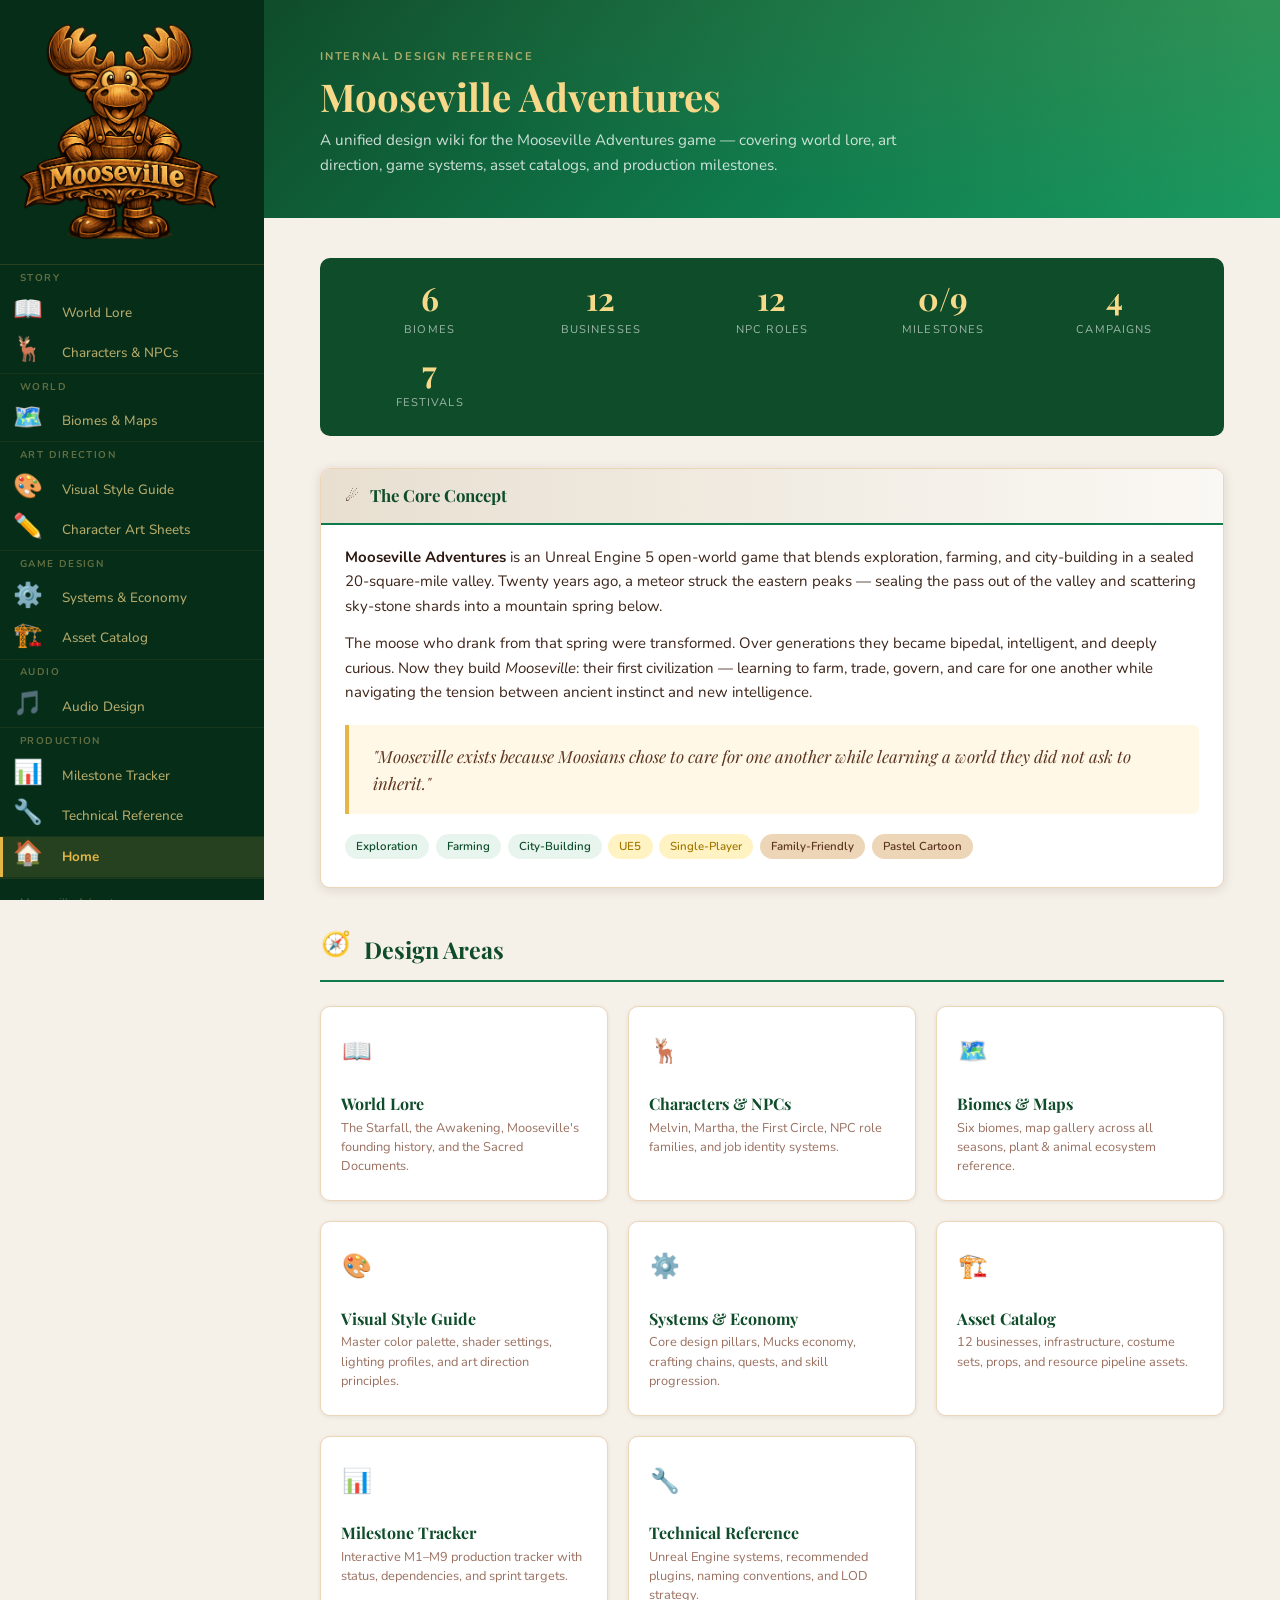
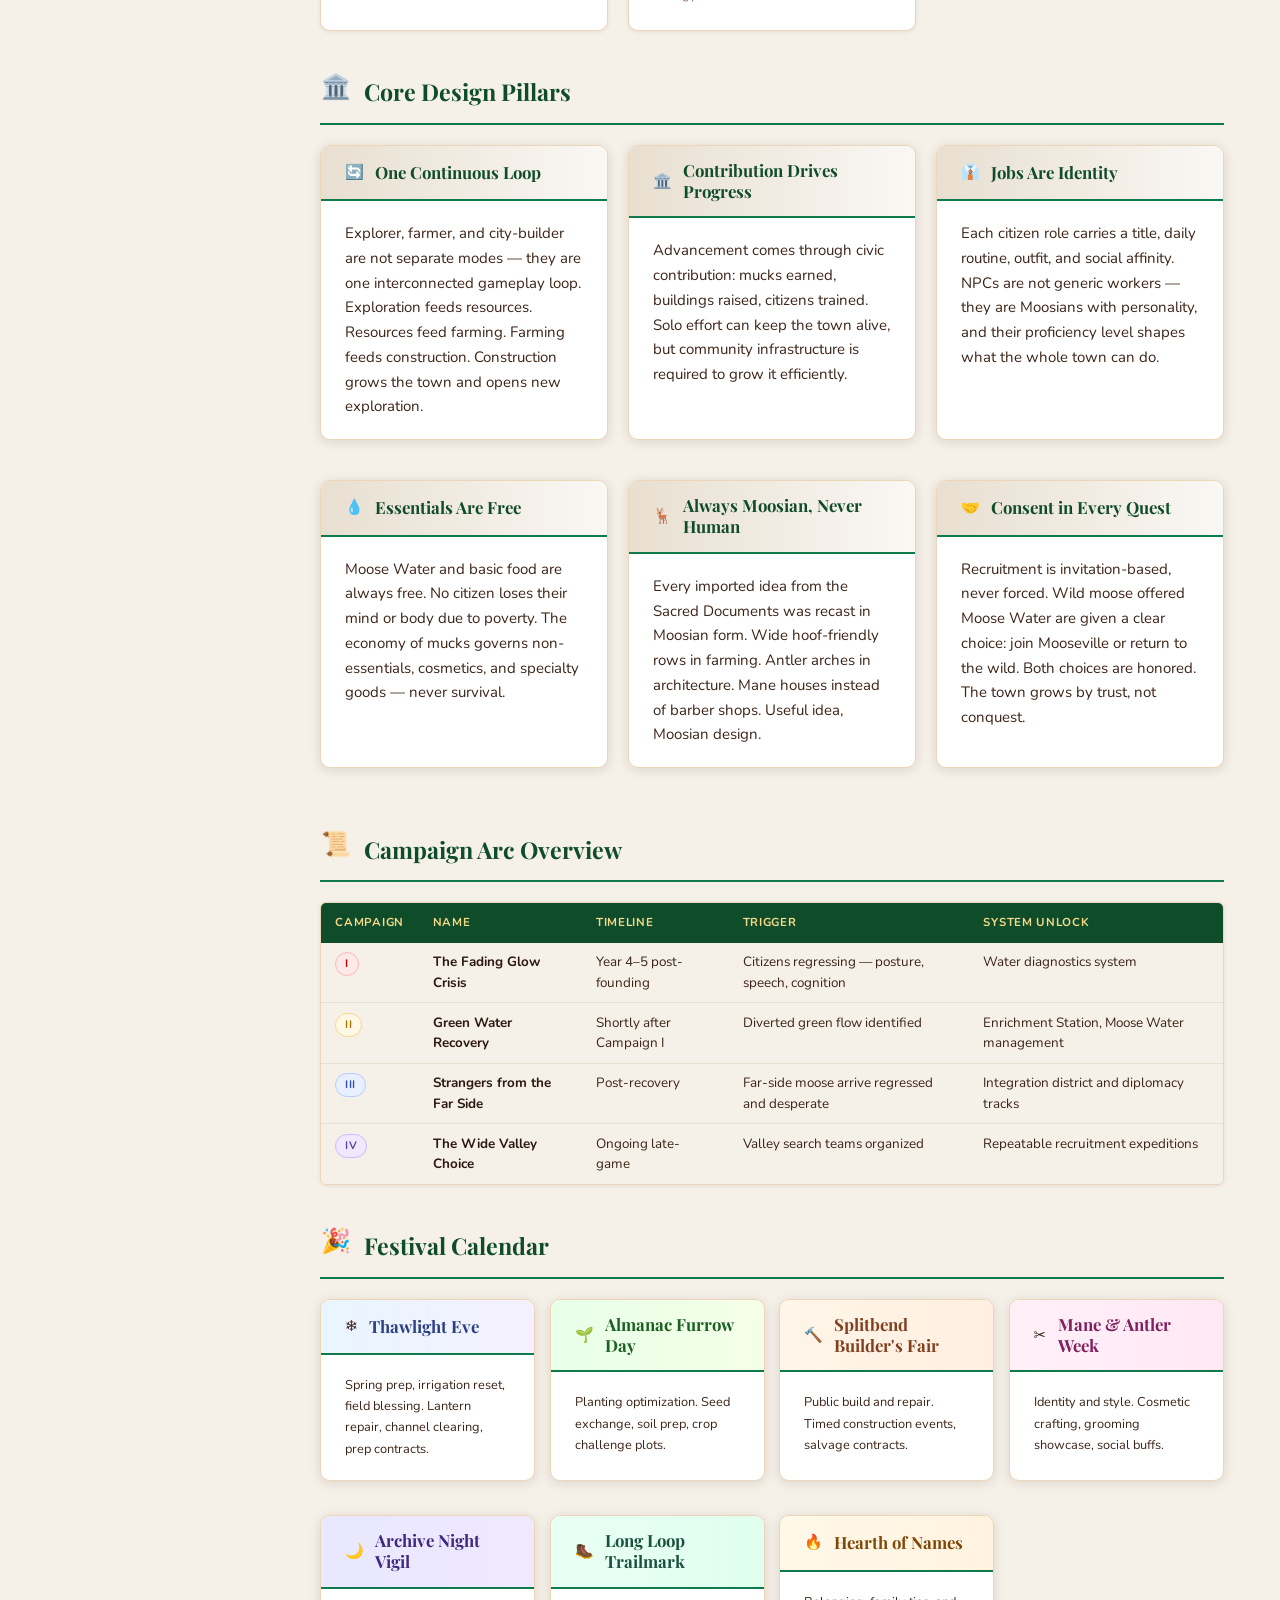
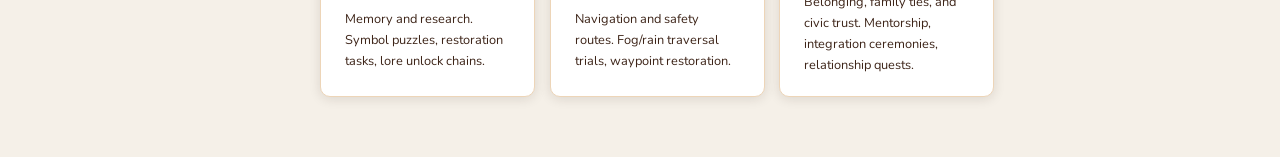
<file: docs/index.html>
<!DOCTYPE html>
<html lang="en">
<head>
<meta charset="UTF-8">
<meta name="viewport" content="width=device-width, initial-scale=1.0">
<title>Mooseville Adventures — Design Wiki</title>
<link rel="stylesheet" href="css/style.css">
</head>
<body>

<nav class="sidebar" id="site-nav"></nav>
<script src="js/nav.js"></script>

<!-- ── Main ── -->
<main class="main">

  <div class="page-hero">
    <div class="hero-label">Internal Design Reference</div>
    <h1>Mooseville Adventures</h1>
    <p class="hero-desc">
      A unified design wiki for the Mooseville Adventures game — covering world lore,
      art direction, game systems, asset catalogs, and production milestones.
    </p>
  </div>

  <div class="content">

    <!-- Stat bar -->
    <div class="stat-bar">
      <div class="stat-item">
        <span class="stat-value">6</span>
        <span class="stat-label">Biomes</span>
      </div>
      <div class="stat-item">
        <span class="stat-value">12</span>
        <span class="stat-label">Businesses</span>
      </div>
      <div class="stat-item">
        <span class="stat-value">12</span>
        <span class="stat-label">NPC Roles</span>
      </div>
      <div class="stat-item">
        <span class="stat-value" id="ms-complete-count">0/9</span>
        <span class="stat-label">Milestones</span>
      </div>
      <div class="stat-item">
        <span class="stat-value">4</span>
        <span class="stat-label">Campaigns</span>
      </div>
      <div class="stat-item">
        <span class="stat-value">7</span>
        <span class="stat-label">Festivals</span>
      </div>
    </div>

    <!-- Concept pitch -->
    <div class="card">
      <div class="card-header">
        <span>☄️</span>
        <h3>The Core Concept</h3>
      </div>
      <div class="card-body">
        <p>
          <strong>Mooseville Adventures</strong> is an Unreal Engine 5 open-world game that blends
          exploration, farming, and city-building in a sealed 20-square-mile valley. Twenty years ago,
          a meteor struck the eastern peaks — sealing the pass out of the valley and scattering
          sky-stone shards into a mountain spring below.
        </p>
        <p>
          The moose who drank from that spring were transformed. Over generations they became
          bipedal, intelligent, and deeply curious. Now they build <em>Mooseville</em>:
          their first civilization — learning to farm, trade, govern, and care for one another
          while navigating the tension between ancient instinct and new intelligence.
        </p>
        <div class="pull-quote">
          "Mooseville exists because Moosians chose to care for one another while learning
          a world they did not ask to inherit."
        </div>
        <div class="tag-list">
          <span class="tag tag-emerald">Exploration</span>
          <span class="tag tag-emerald">Farming</span>
          <span class="tag tag-emerald">City-Building</span>
          <span class="tag tag-gold">UE5</span>
          <span class="tag tag-gold">Single-Player</span>
          <span class="tag tag-brown">Family-Friendly</span>
          <span class="tag tag-brown">Pastel Cartoon</span>
        </div>
      </div>
    </div>

    <!-- Nav cards -->
    <div class="section-header">
      <span class="section-icon"><img src="img/compass.svg" alt="Compass"></span>
      <h2>Design Areas</h2>
    </div>

    <div class="nav-cards">
      <a href="lore.html" class="nav-card">
        <span class="nav-card-icon"><img src="img/book.svg" alt="Open Book"></span>
        <h3>World Lore</h3>
        <p>The Starfall, the Awakening, Mooseville's founding history, and the Sacred Documents.</p>
      </a>
      <a href="characters.html" class="nav-card">
        <span class="nav-card-icon"><img src="img/moose.svg" alt="Moose"></span>
        <h3>Characters & NPCs</h3>
        <p>Melvin, Martha, the First Circle, NPC role families, and job identity systems.</p>
      </a>
      <a href="world.html" class="nav-card">
        <span class="nav-card-icon"><img src="img/map.svg" alt="Map"></span>
        <h3>Biomes & Maps</h3>
        <p>Six biomes, map gallery across all seasons, plant & animal ecosystem reference.</p>
      </a>
      <a href="art.html" class="nav-card">
        <span class="nav-card-icon"><img src="img/palette.svg" alt="Palette"></span>
        <h3>Visual Style Guide</h3>
        <p>Master color palette, shader settings, lighting profiles, and art direction principles.</p>
      </a>
      <a href="design.html" class="nav-card">
        <span class="nav-card-icon"><img src="img/gear.svg" alt="Gear"></span>
        <h3>Systems & Economy</h3>
        <p>Core design pillars, Mucks economy, crafting chains, quests, and skill progression.</p>
      </a>
      <a href="assets.html" class="nav-card">
        <span class="nav-card-icon"><img src="img/construction.svg" alt="Construction"></span>
        <h3>Asset Catalog</h3>
        <p>12 businesses, infrastructure, costume sets, props, and resource pipeline assets.</p>
      </a>
      <a href="milestones.html" class="nav-card">
        <span class="nav-card-icon"><img src="img/chart.svg" alt="Chart"></span>
        <h3>Milestone Tracker</h3>
        <p>Interactive M1–M9 production tracker with status, dependencies, and sprint targets.</p>
      </a>
      <a href="technical.html" class="nav-card">
        <span class="nav-card-icon"><img src="img/wrench.svg" alt="Wrench"></span>
        <h3>Technical Reference</h3>
        <p>Unreal Engine systems, recommended plugins, naming conventions, and LOD strategy.</p>
      </a>
    </div>

    <!-- Design pillars -->
    <div class="section-header">
      <span class="section-icon"><img src="img/civic-building.svg" alt="Civic Building"></span>
      <h2>Core Design Pillars</h2>
    </div>

    <div class="grid-3">
      <div class="card">
        <div class="card-header"><span>🔄</span><h3>One Continuous Loop</h3></div>
        <div class="card-body">
          <p>Explorer, farmer, and city-builder are not separate modes — they are one
          interconnected gameplay loop. Exploration feeds resources. Resources feed farming.
          Farming feeds construction. Construction grows the town and opens new exploration.</p>
        </div>
      </div>
      <div class="card">
        <div class="card-header"><span>🏛️</span><h3>Contribution Drives Progress</h3></div>
        <div class="card-body">
          <p>Advancement comes through civic contribution: mucks earned, buildings raised,
          citizens trained. Solo effort can keep the town alive, but community
          infrastructure is required to grow it efficiently.</p>
        </div>
      </div>
      <div class="card">
        <div class="card-header"><span>👔</span><h3>Jobs Are Identity</h3></div>
        <div class="card-body">
          <p>Each citizen role carries a title, daily routine, outfit, and social affinity.
          NPCs are not generic workers — they are Moosians with personality, and their
          proficiency level shapes what the whole town can do.</p>
        </div>
      </div>
      <div class="card">
        <div class="card-header"><span>💧</span><h3>Essentials Are Free</h3></div>
        <div class="card-body">
          <p>Moose Water and basic food are always free. No citizen loses their mind or
          body due to poverty. The economy of mucks governs non-essentials, cosmetics,
          and specialty goods — never survival.</p>
        </div>
      </div>
      <div class="card">
        <div class="card-header"><span>🦌</span><h3>Always Moosian, Never Human</h3></div>
        <div class="card-body">
          <p>Every imported idea from the Sacred Documents was recast in Moosian form.
          Wide hoof-friendly rows in farming. Antler arches in architecture. Mane houses
          instead of barber shops. Useful idea, Moosian design.</p>
        </div>
      </div>
      <div class="card">
        <div class="card-header"><span>🤝</span><h3>Consent in Every Quest</h3></div>
        <div class="card-body">
          <p>Recruitment is invitation-based, never forced. Wild moose offered Moose Water
          are given a clear choice: join Mooseville or return to the wild. Both choices
          are honored. The town grows by trust, not conquest.</p>
        </div>
      </div>
    </div>

    <!-- Campaign overview -->
    <div class="section-header">
      <span class="section-icon"><img src="img/scroll.svg" alt="Scroll"></span>
      <h2>Campaign Arc Overview</h2>
    </div>

    <div class="table-wrap">
      <table>
        <thead>
          <tr>
            <th>Campaign</th>
            <th>Name</th>
            <th>Timeline</th>
            <th>Trigger</th>
            <th>System Unlock</th>
          </tr>
        </thead>
        <tbody>
          <tr>
            <td><span class="badge badge-tier-a">I</span></td>
            <td><strong>The Fading Glow Crisis</strong></td>
            <td>Year 4–5 post-founding</td>
            <td>Citizens regressing — posture, speech, cognition</td>
            <td>Water diagnostics system</td>
          </tr>
          <tr>
            <td><span class="badge badge-tier-b">II</span></td>
            <td><strong>Green Water Recovery</strong></td>
            <td>Shortly after Campaign I</td>
            <td>Diverted green flow identified</td>
            <td>Enrichment Station, Moose Water management</td>
          </tr>
          <tr>
            <td><span class="badge badge-tier-c">III</span></td>
            <td><strong>Strangers from the Far Side</strong></td>
            <td>Post-recovery</td>
            <td>Far-side moose arrive regressed and desperate</td>
            <td>Integration district and diplomacy tracks</td>
          </tr>
          <tr>
            <td><span class="badge badge-tier-d">IV</span></td>
            <td><strong>The Wide Valley Choice</strong></td>
            <td>Ongoing late-game</td>
            <td>Valley search teams organized</td>
            <td>Repeatable recruitment expeditions</td>
          </tr>
        </tbody>
      </table>
    </div>

    <!-- Festival calendar -->
    <div class="section-header">
      <span class="section-icon"><img src="img/celebration.svg" alt="Celebration"></span>
      <h2>Festival Calendar</h2>
    </div>

    <div class="grid-4" style="gap:.9rem">
      <div class="card">
        <div class="card-header" style="background:linear-gradient(to right,#E8F5FF,#F5F0FF)">
          <span>❄️</span><h3 style="color:#2A4080">Thawlight Eve</h3>
        </div>
        <div class="card-body"><p class="text-sm">Spring prep, irrigation reset, field blessing. Lantern repair, channel clearing, prep contracts.</p></div>
      </div>
      <div class="card">
        <div class="card-header" style="background:linear-gradient(to right,#E8FFE8,#F5FFE8)">
          <span>🌱</span><h3 style="color:#1A6020">Almanac Furrow Day</h3>
        </div>
        <div class="card-body"><p class="text-sm">Planting optimization. Seed exchange, soil prep, crop challenge plots.</p></div>
      </div>
      <div class="card">
        <div class="card-header" style="background:linear-gradient(to right,#FFF5E8,#FFEFE0)">
          <span>🔨</span><h3 style="color:#804020">Splitbend Builder's Fair</h3>
        </div>
        <div class="card-body"><p class="text-sm">Public build and repair. Timed construction events, salvage contracts.</p></div>
      </div>
      <div class="card">
        <div class="card-header" style="background:linear-gradient(to right,#FFF0F8,#FFE8F5)">
          <span>✂️</span><h3 style="color:#802060">Mane & Antler Week</h3>
        </div>
        <div class="card-body"><p class="text-sm">Identity and style. Cosmetic crafting, grooming showcase, social buffs.</p></div>
      </div>
      <div class="card">
        <div class="card-header" style="background:linear-gradient(to right,#E8E8FF,#F0E8FF)">
          <span>🌙</span><h3 style="color:#402880">Archive Night Vigil</h3>
        </div>
        <div class="card-body"><p class="text-sm">Memory and research. Symbol puzzles, restoration tasks, lore unlock chains.</p></div>
      </div>
      <div class="card">
        <div class="card-header" style="background:linear-gradient(to right,#E8FFF5,#E0FFEE)">
          <span>🥾</span><h3 style="color:#1A5040">Long Loop Trailmark</h3>
        </div>
        <div class="card-body"><p class="text-sm">Navigation and safety routes. Fog/rain traversal trials, waypoint restoration.</p></div>
      </div>
      <div class="card">
        <div class="card-header" style="background:linear-gradient(to right,#FFF8E8,#FFF3E0)">
          <span>🔥</span><h3 style="color:#804808">Hearth of Names</h3>
        </div>
        <div class="card-body"><p class="text-sm">Belonging, family ties, and civic trust. Mentorship, integration ceremonies, relationship quests.</p></div>
      </div>
    </div>

  </div><!-- /.content -->
</main>

<script src="js/site.js"></script>
</body>
</html>
</file>
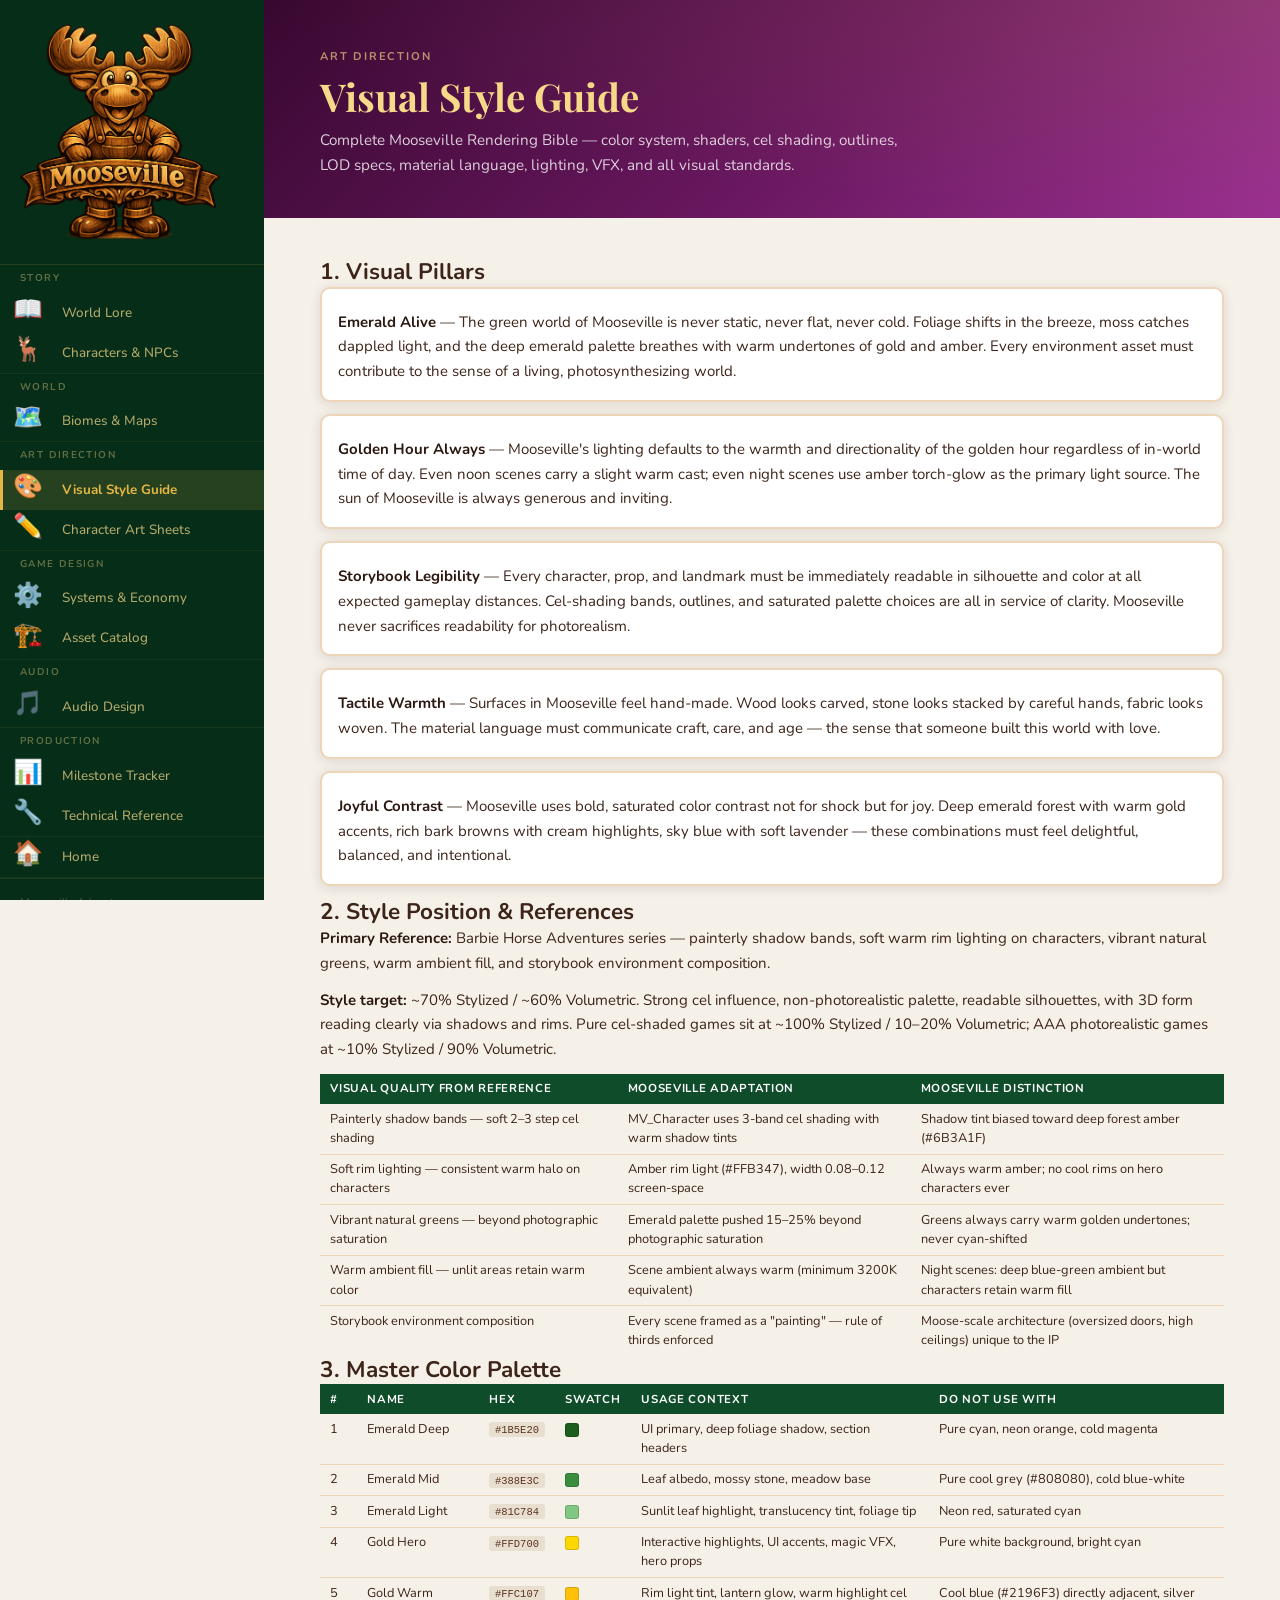
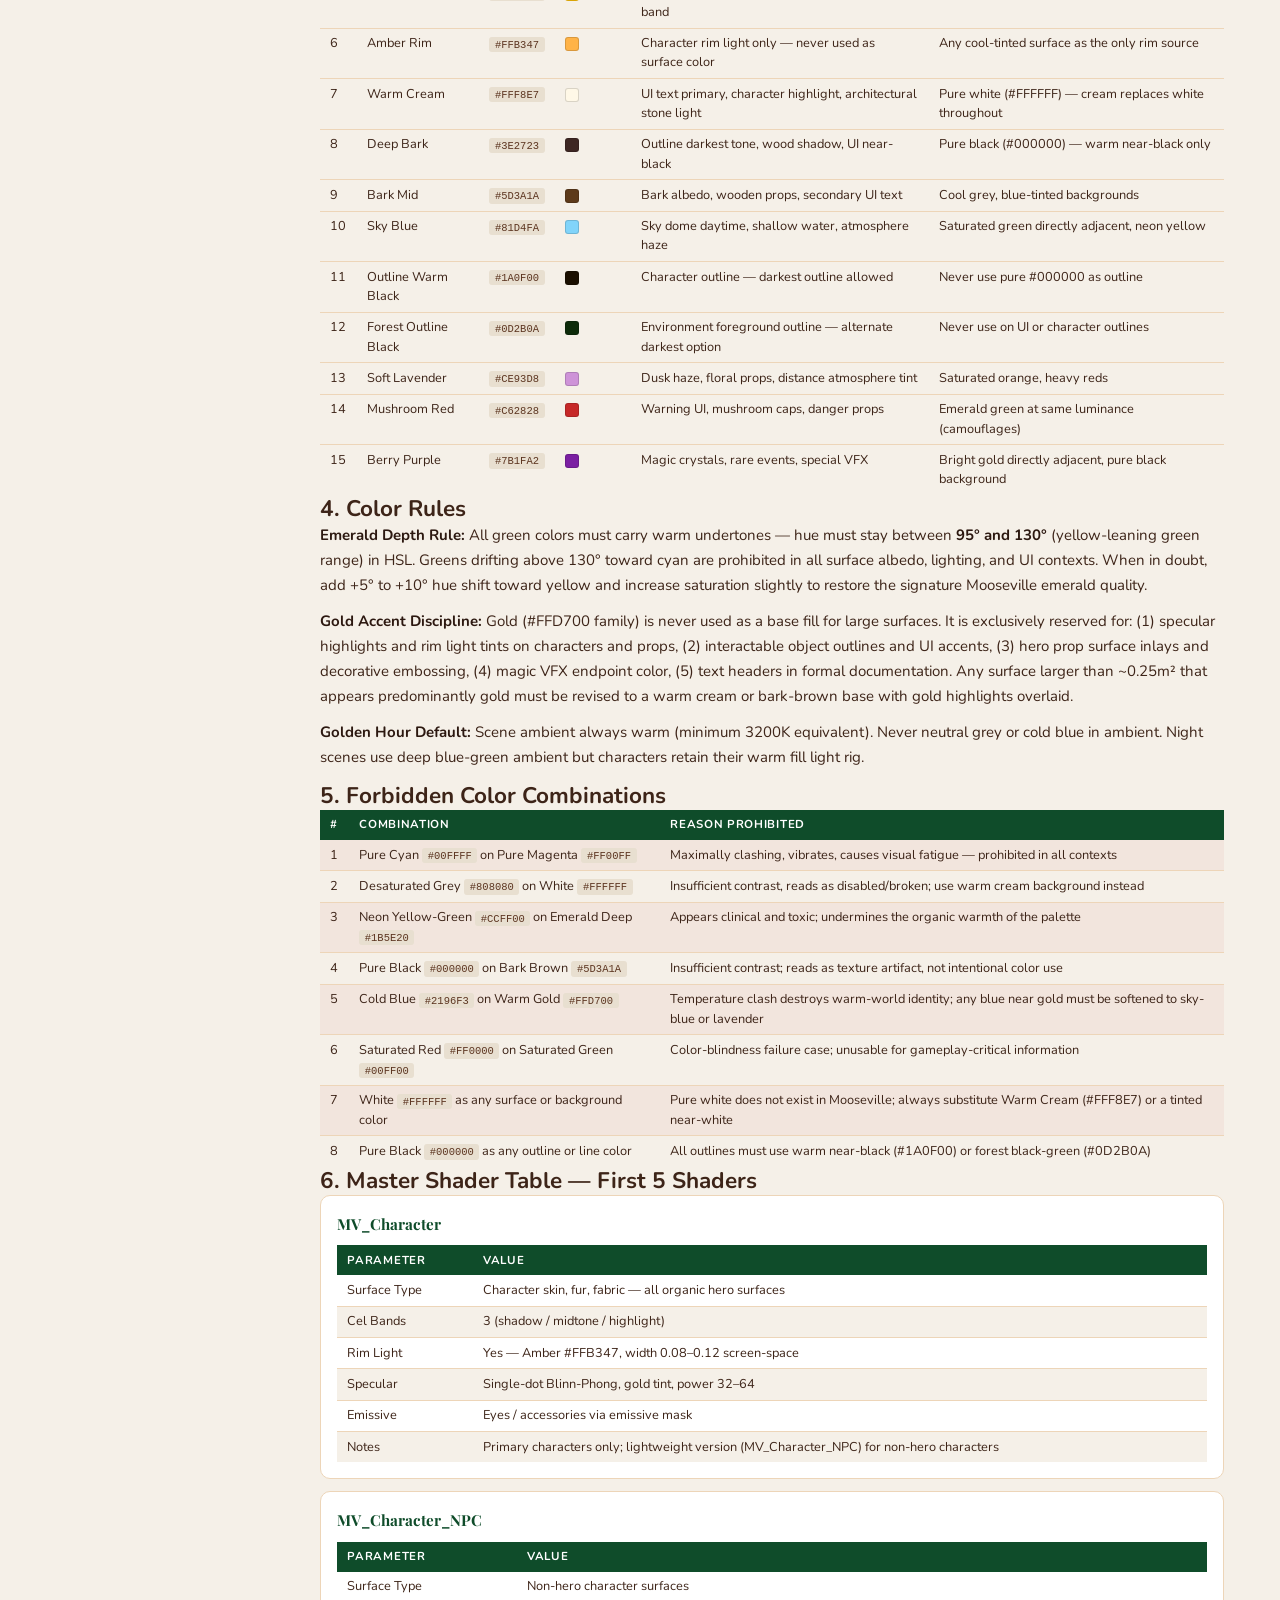
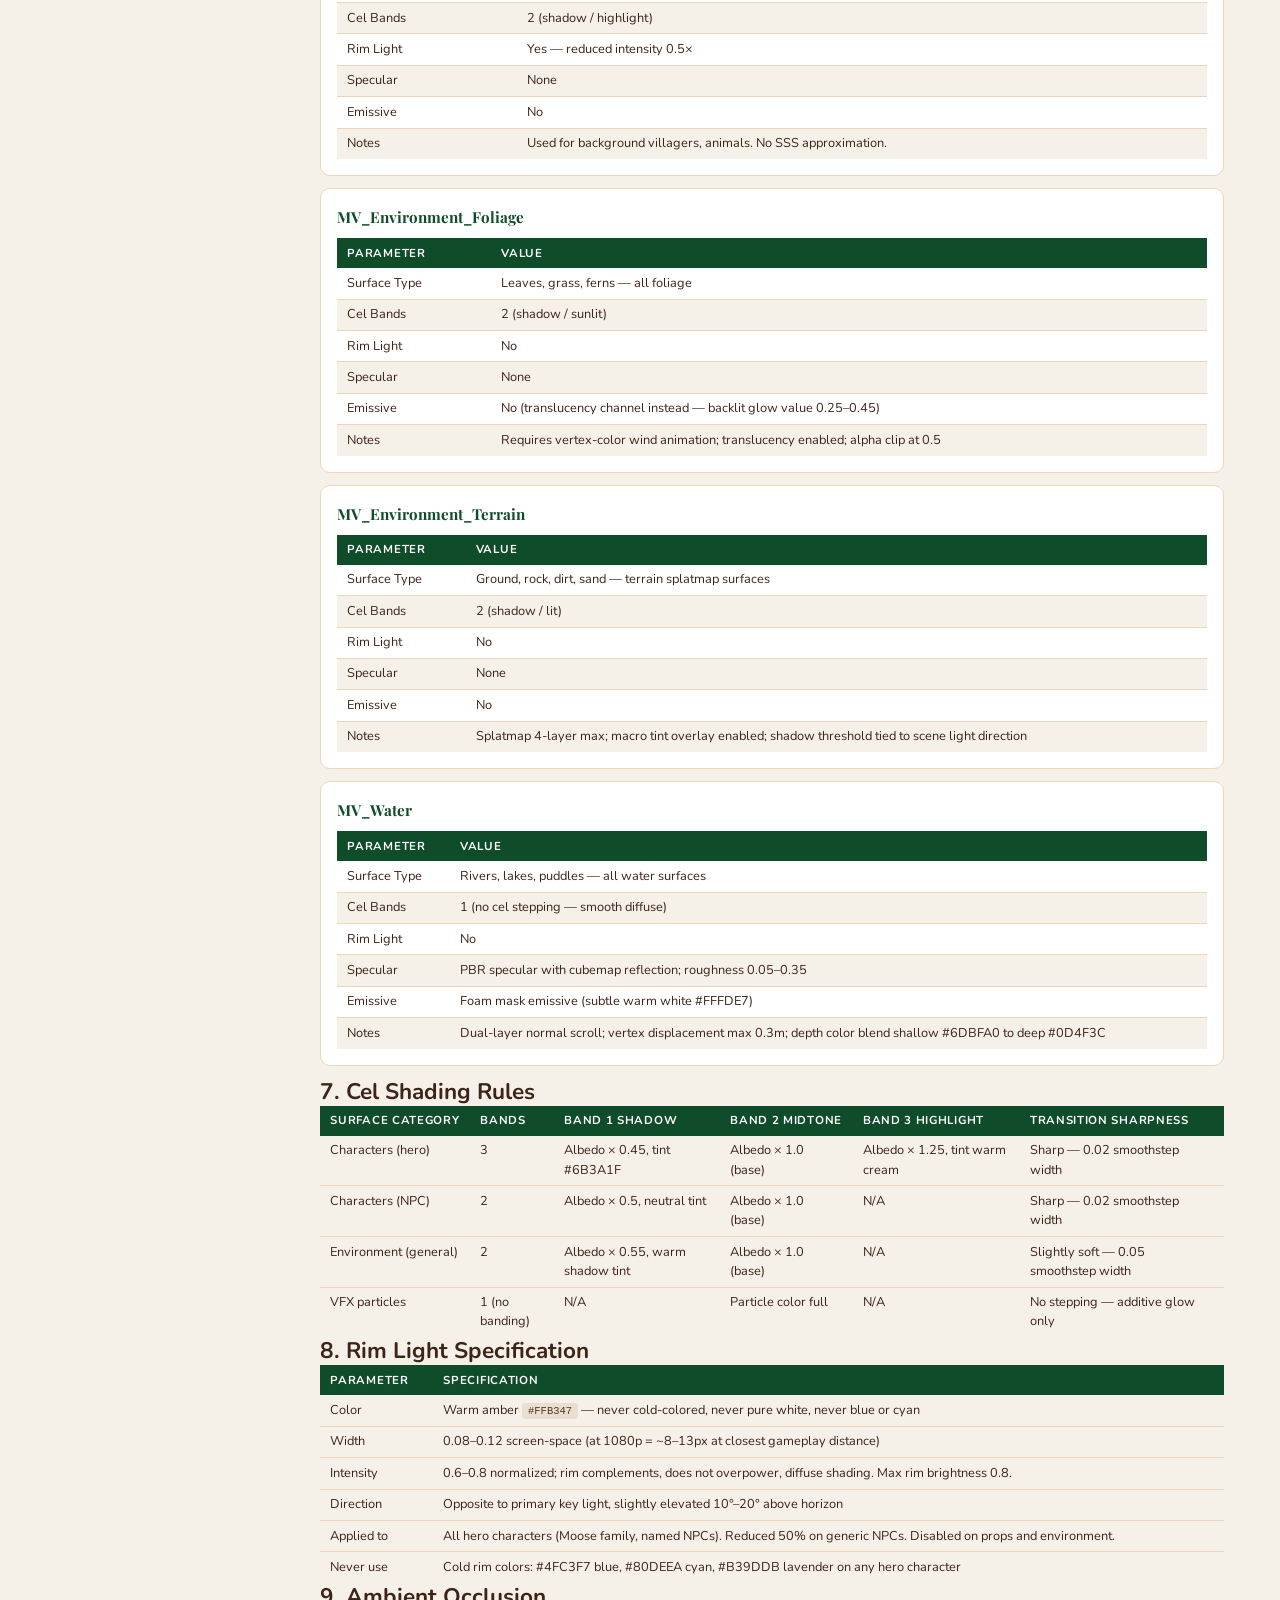
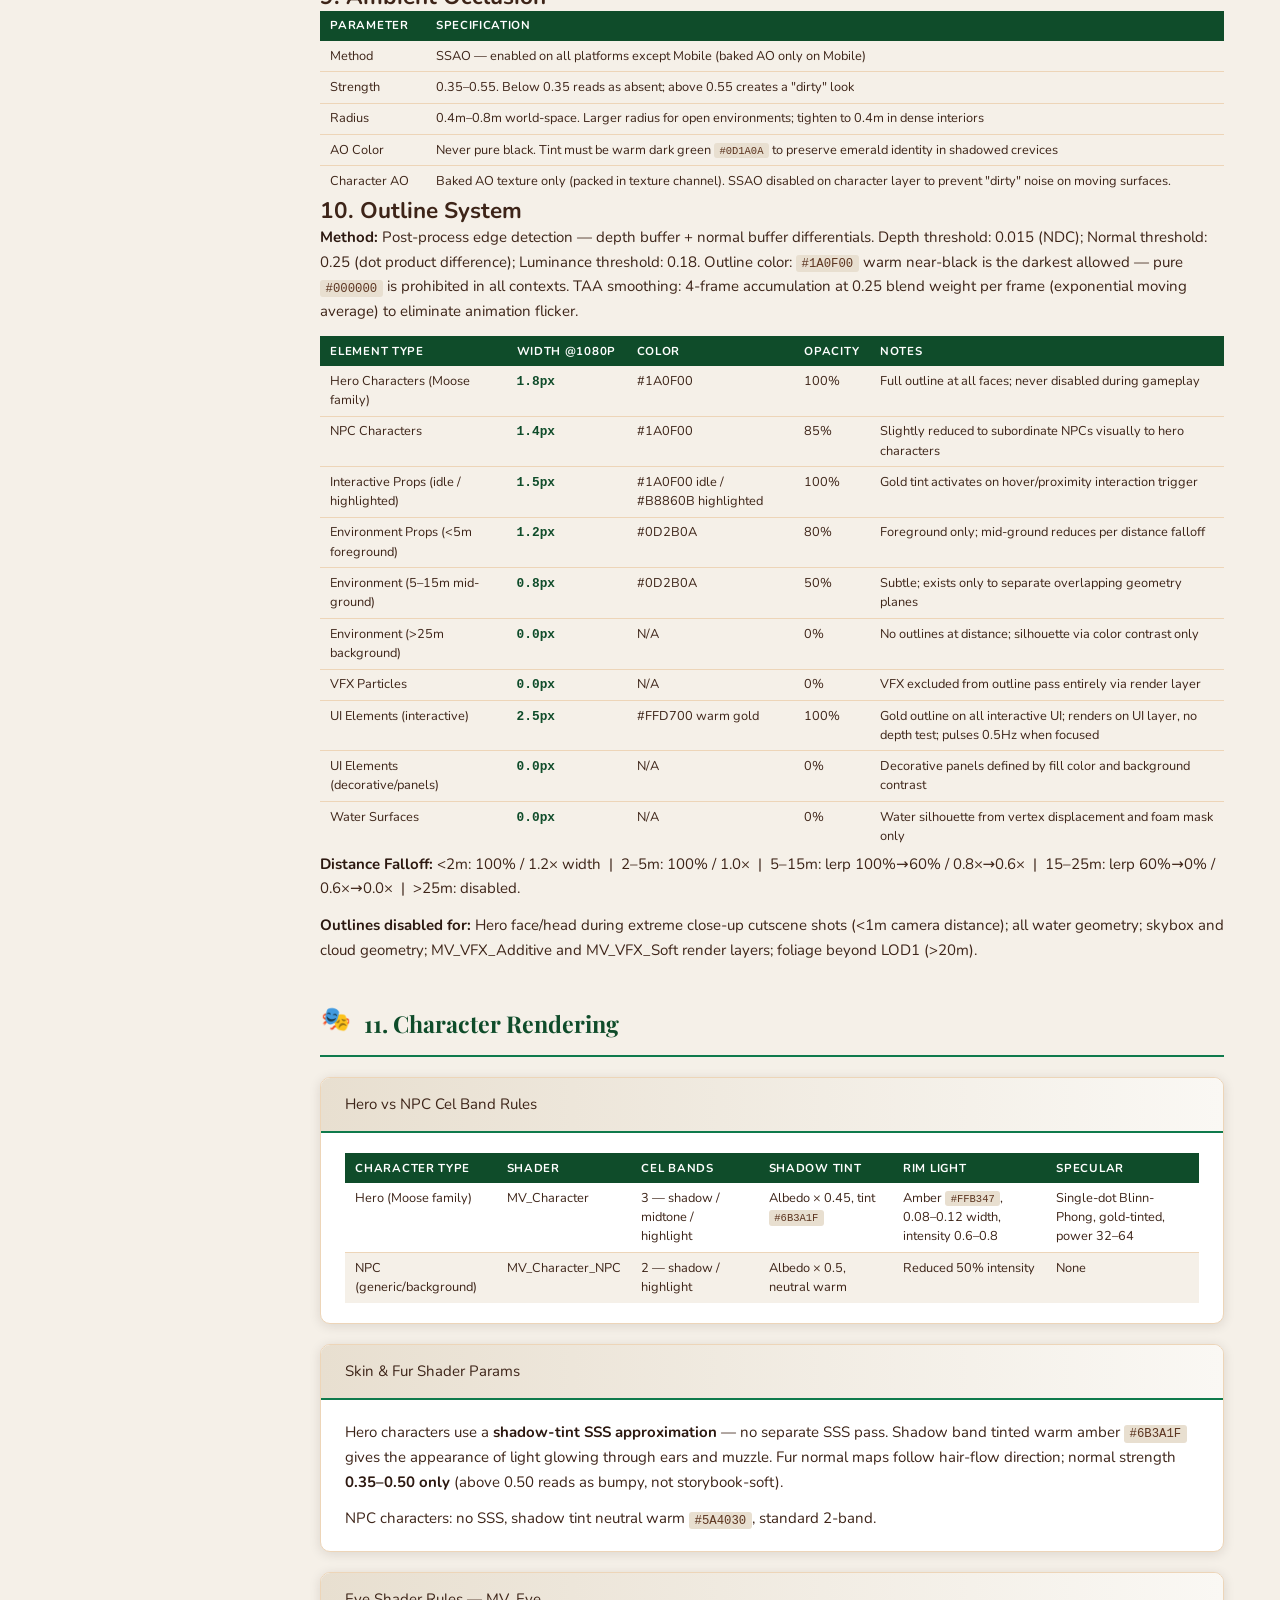
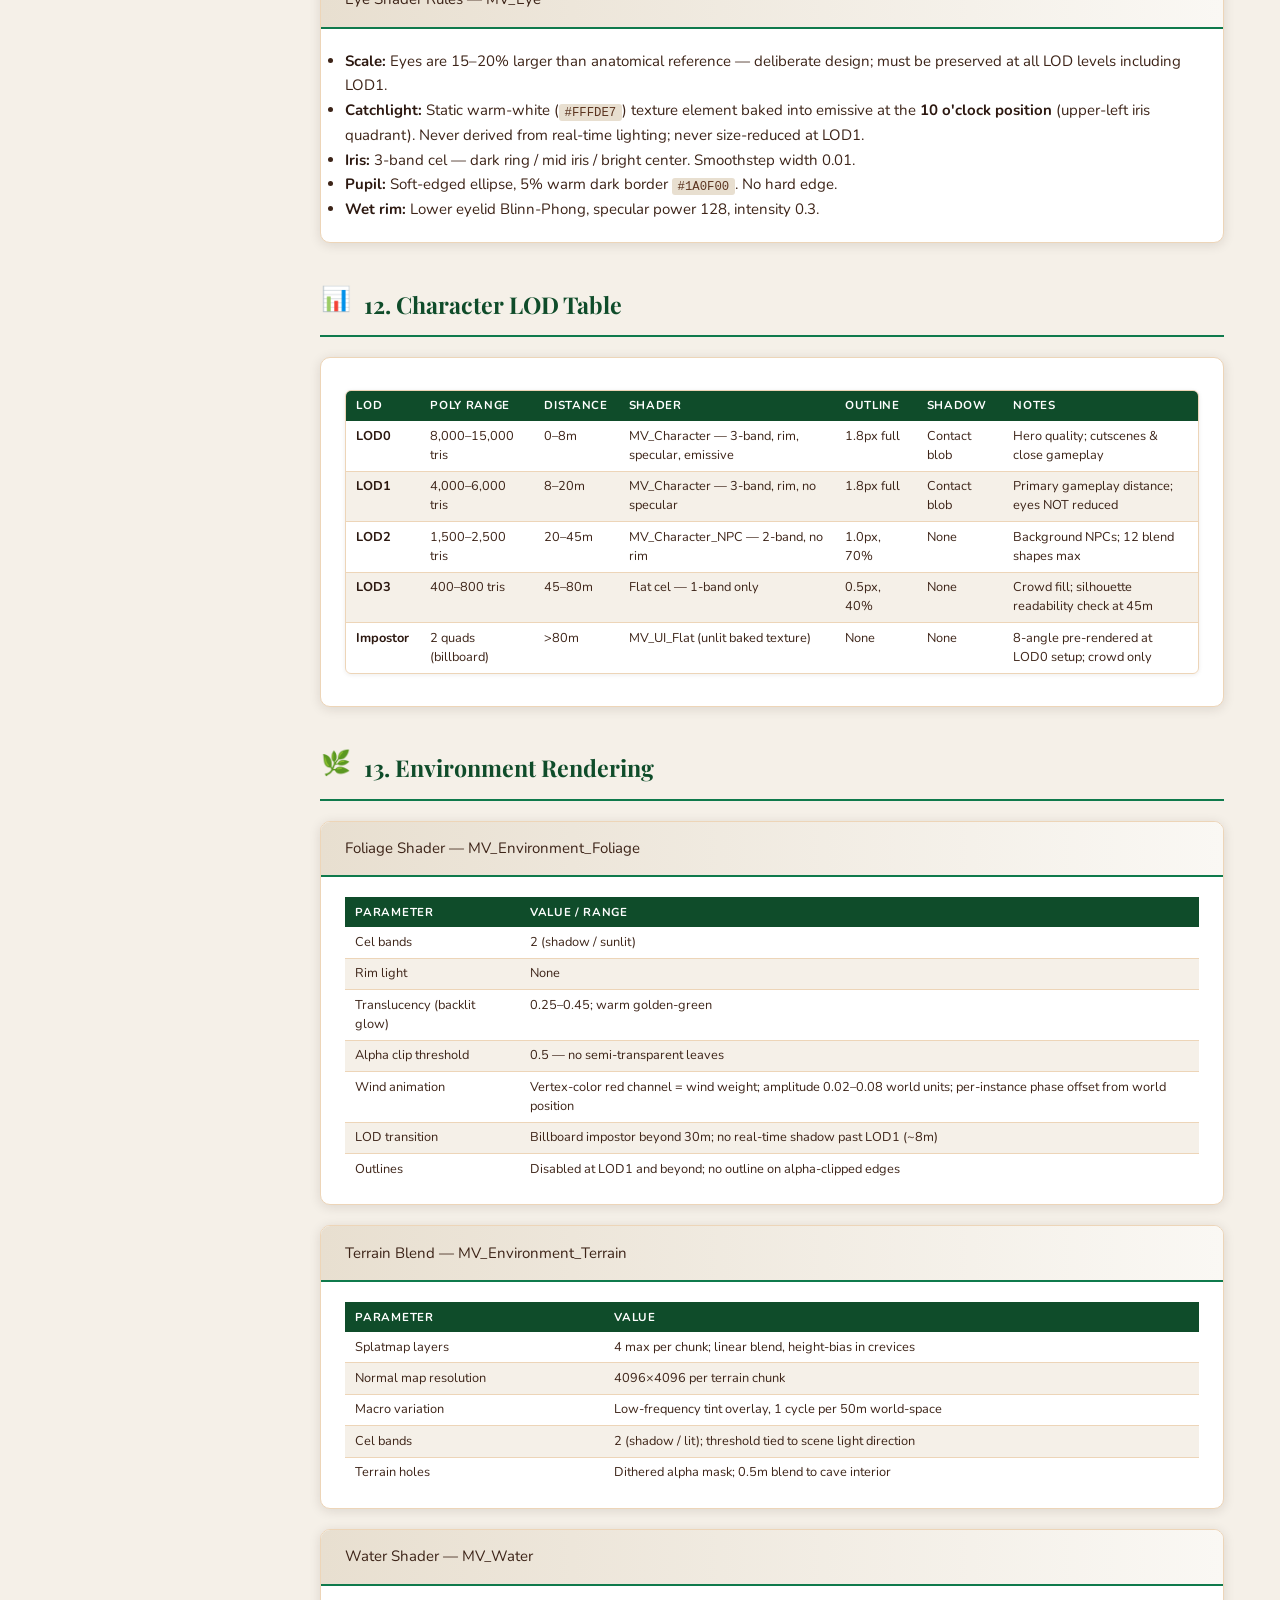
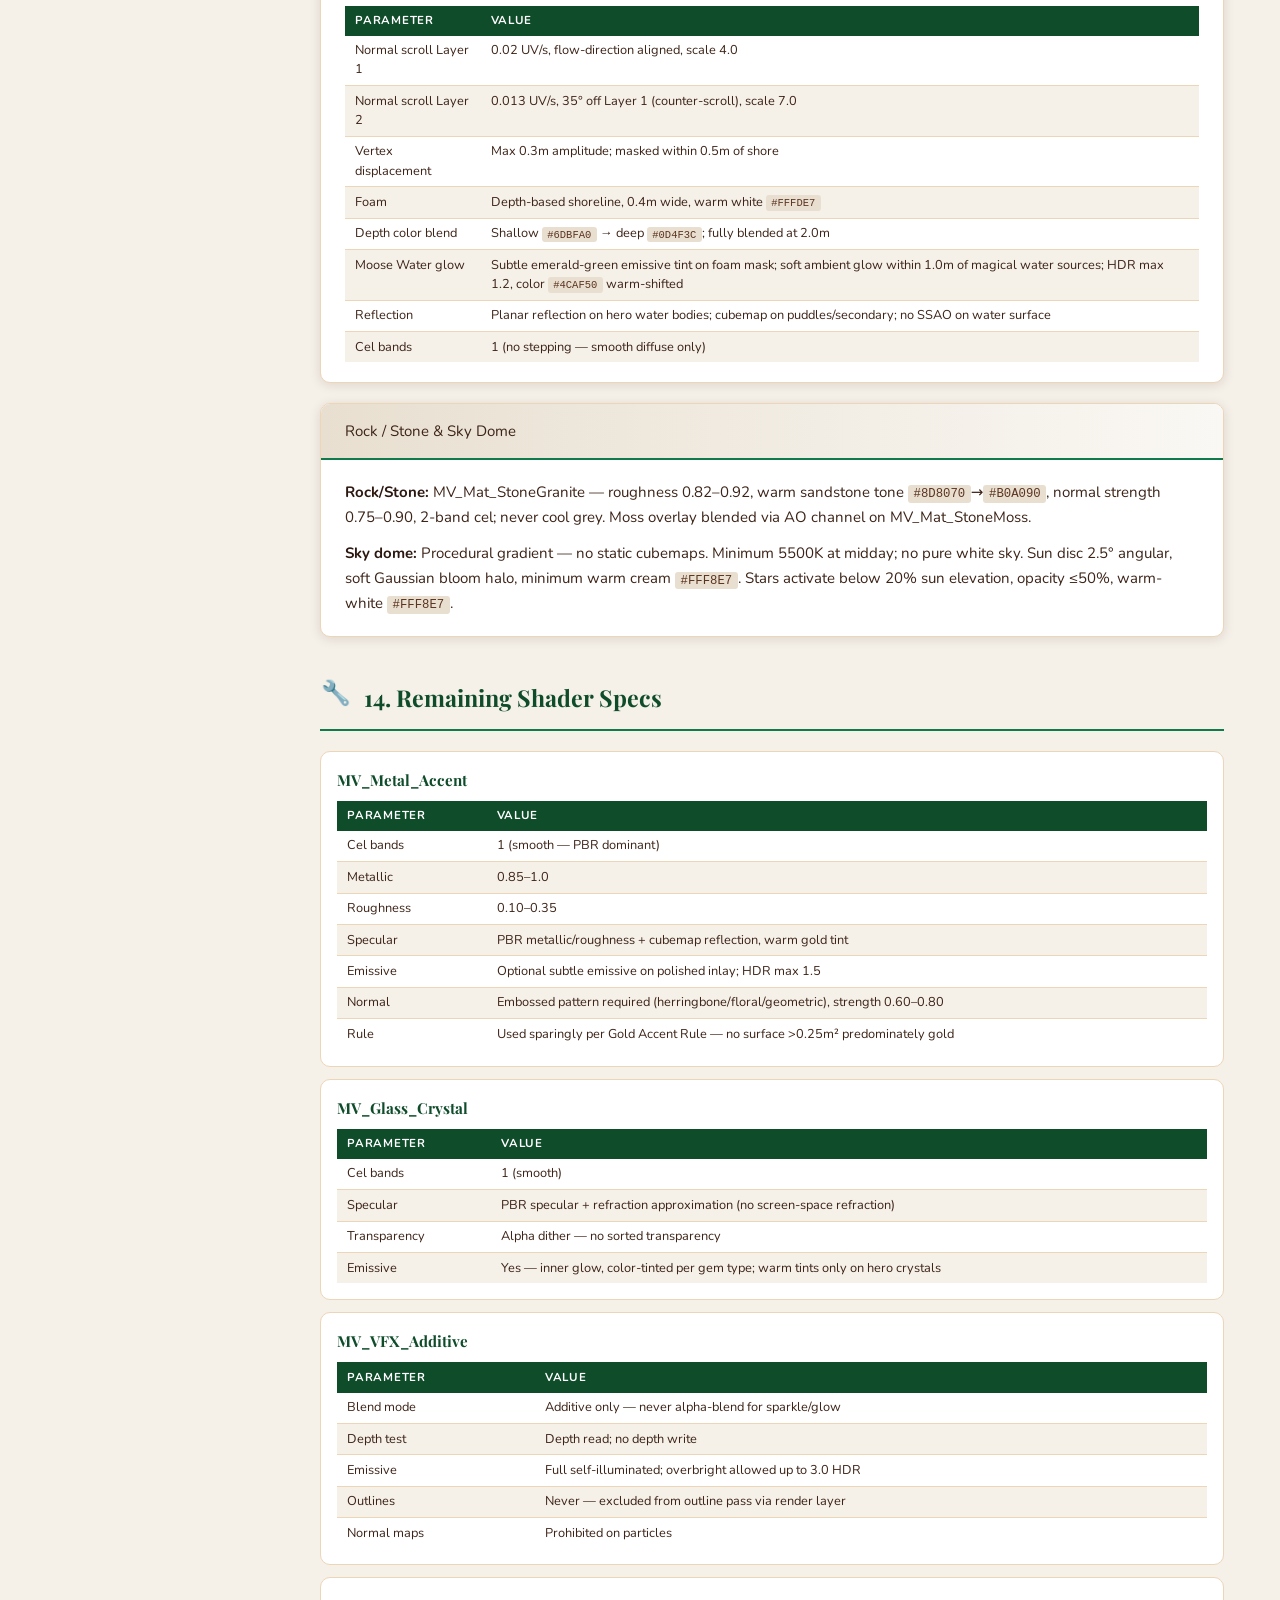
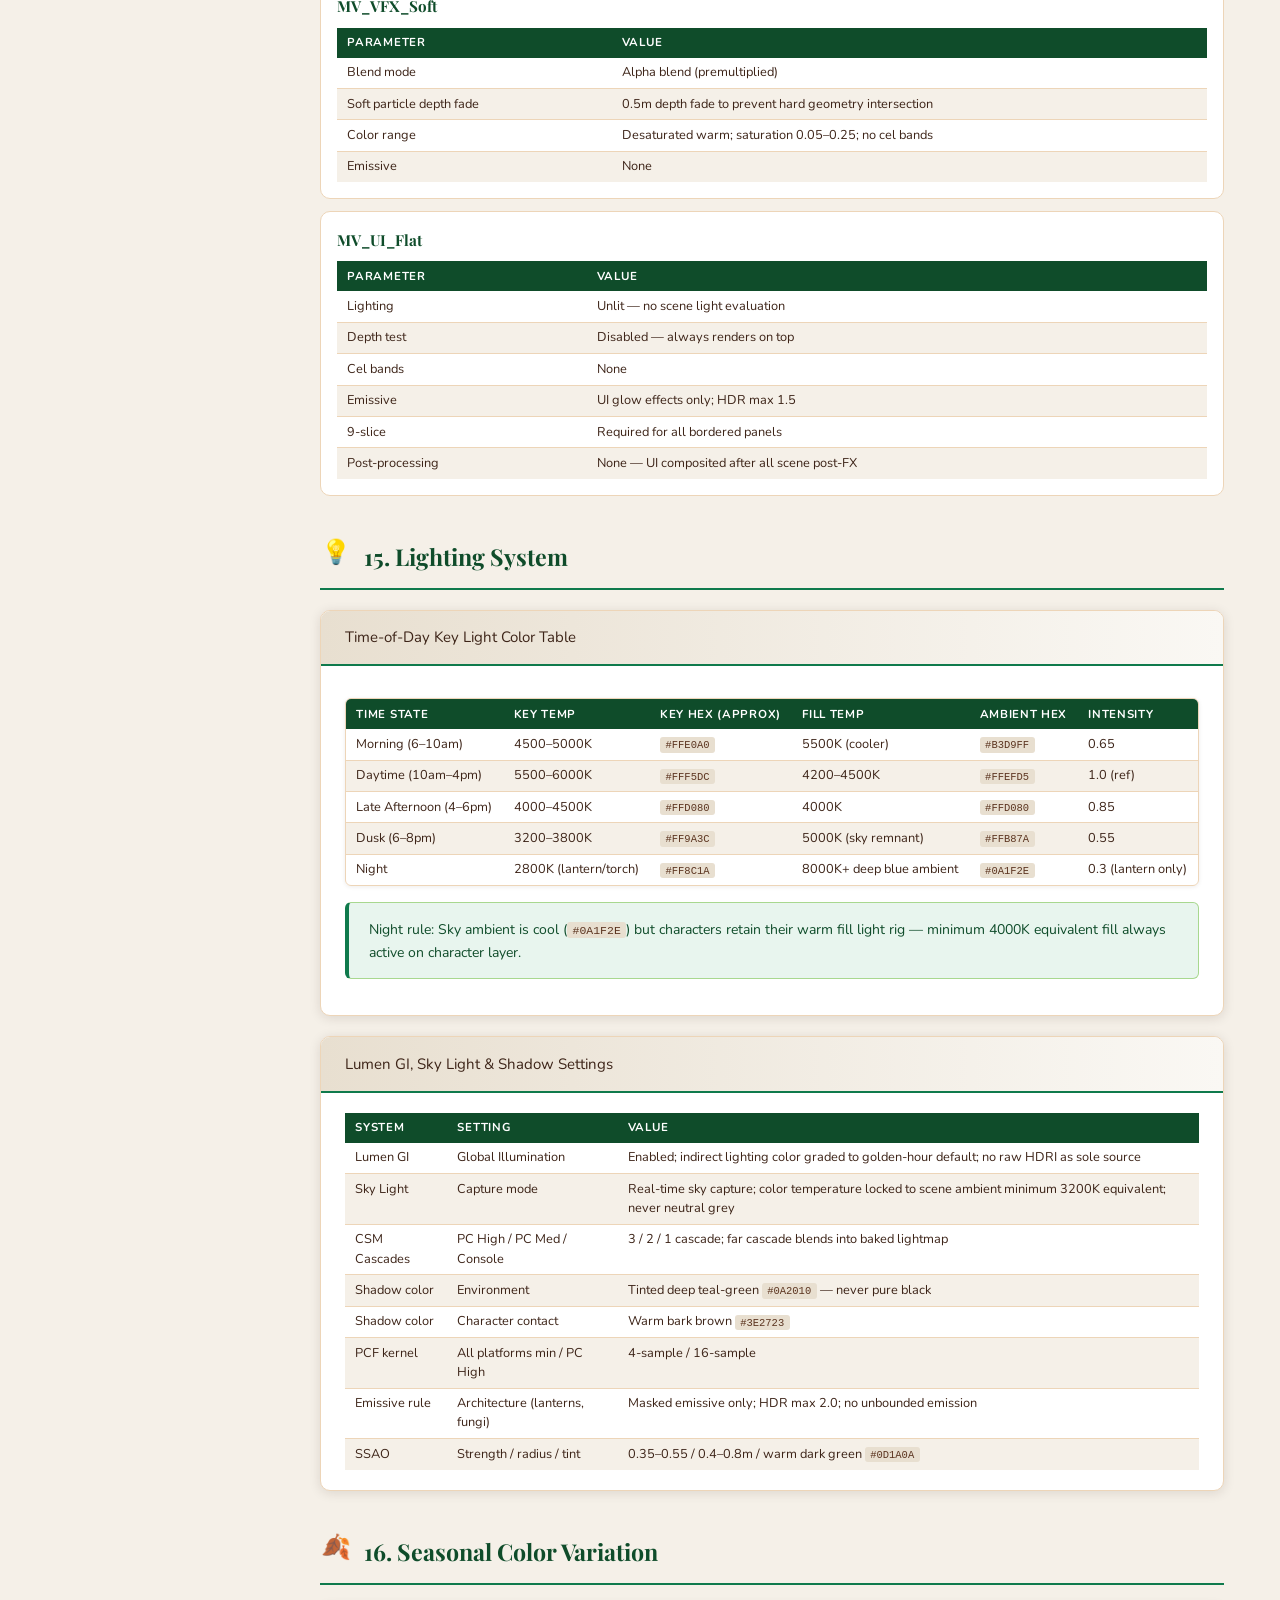
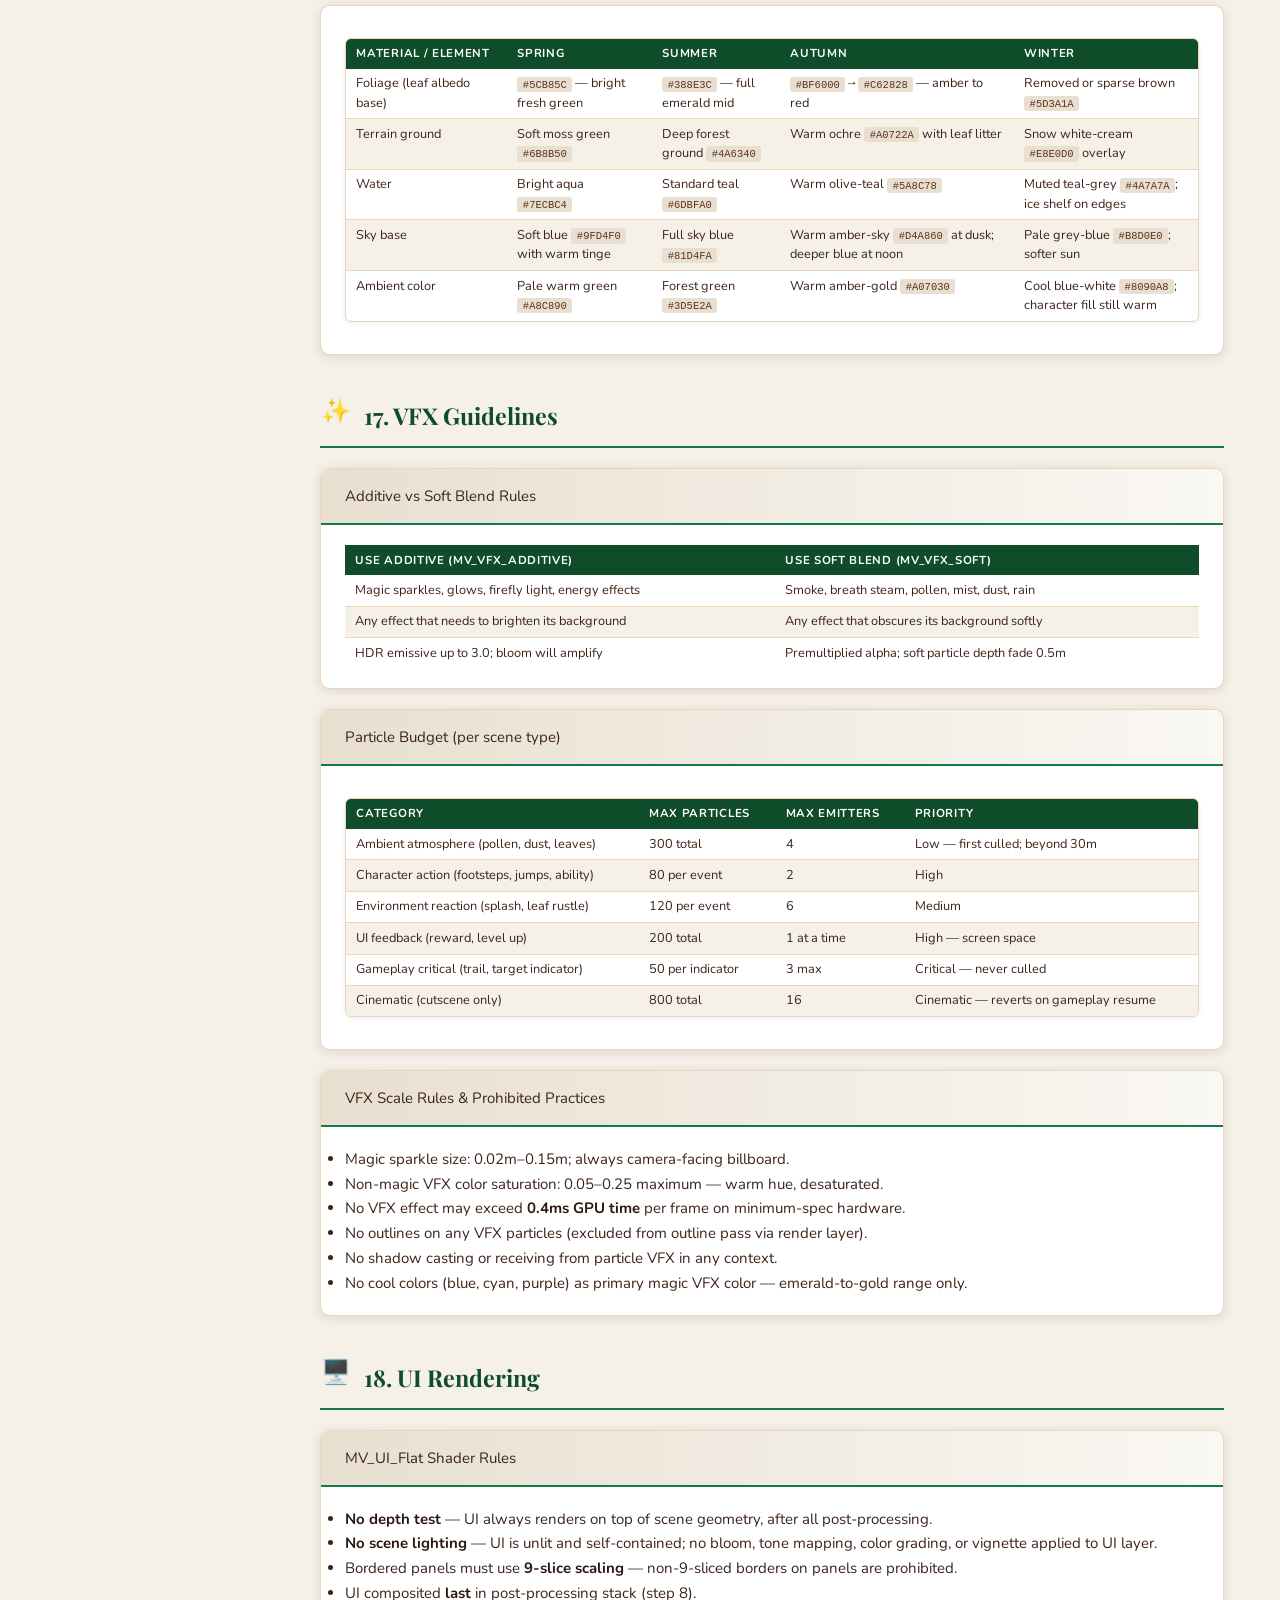
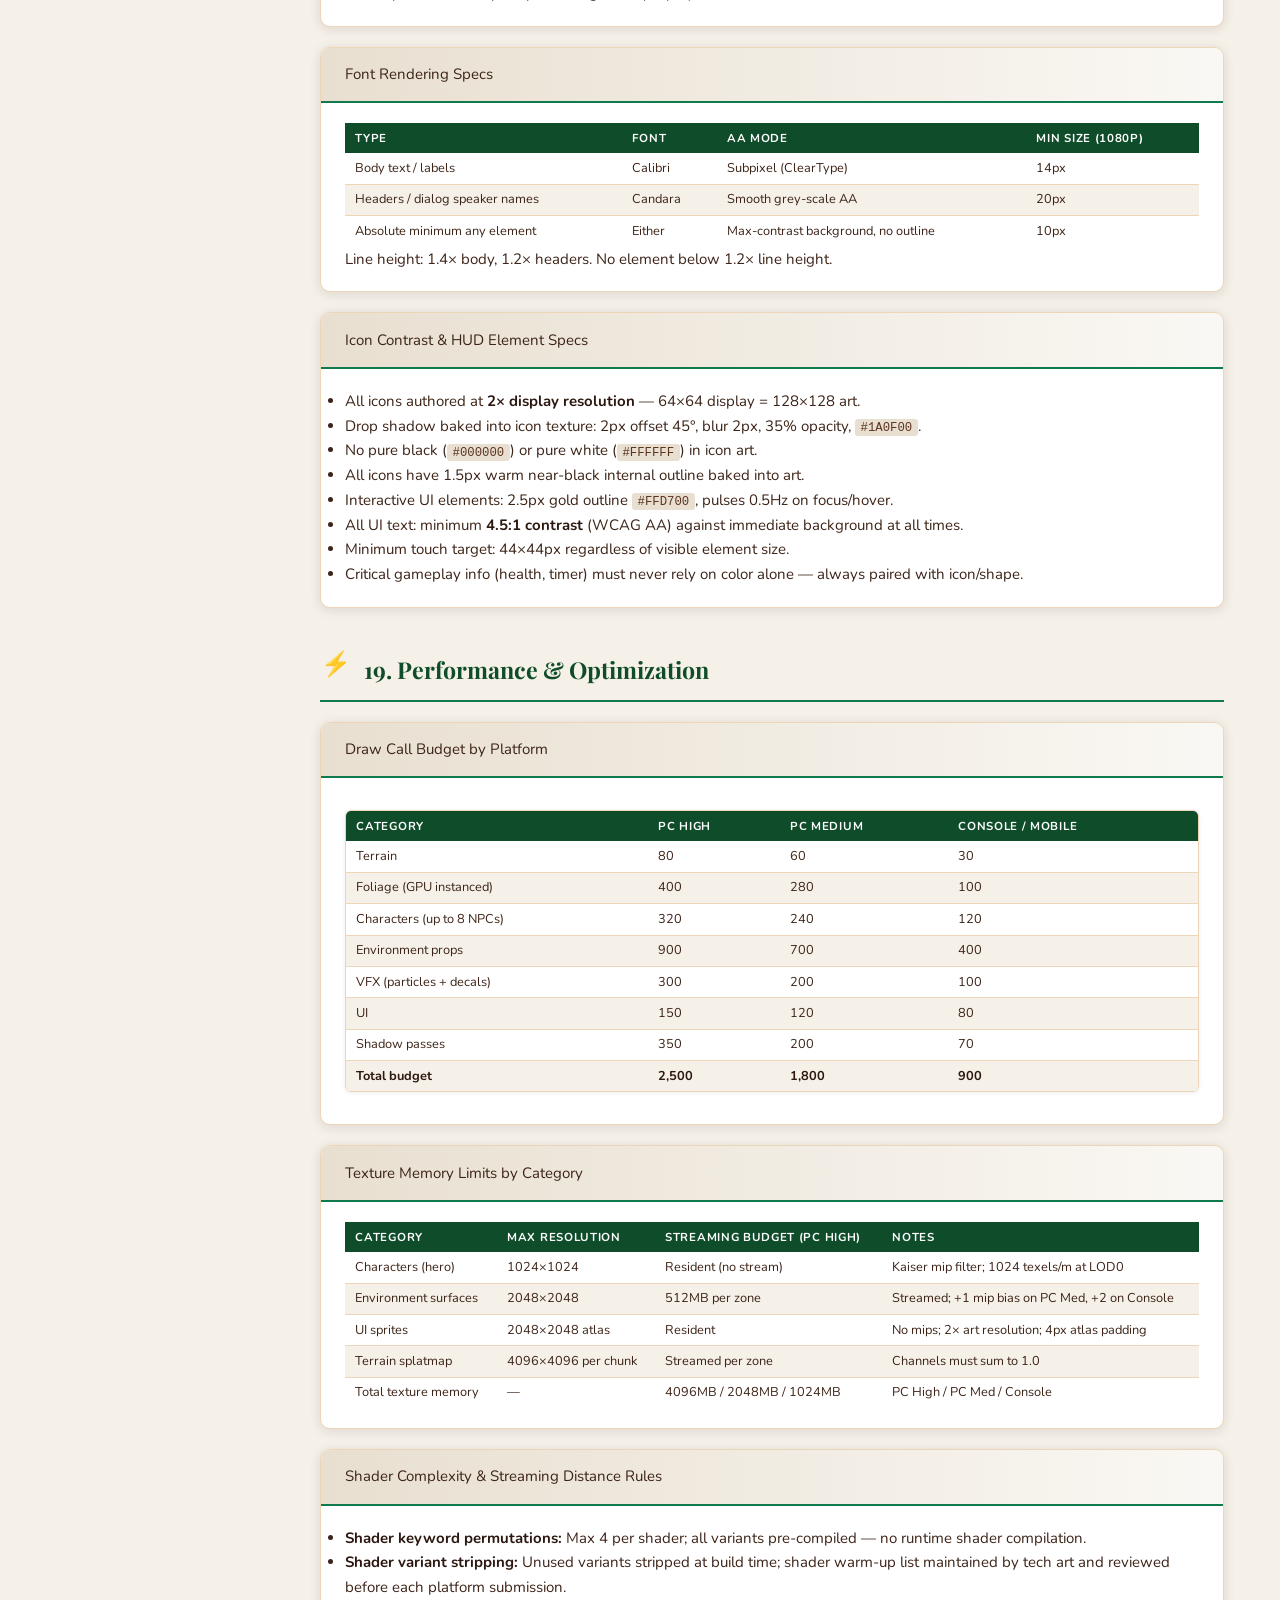
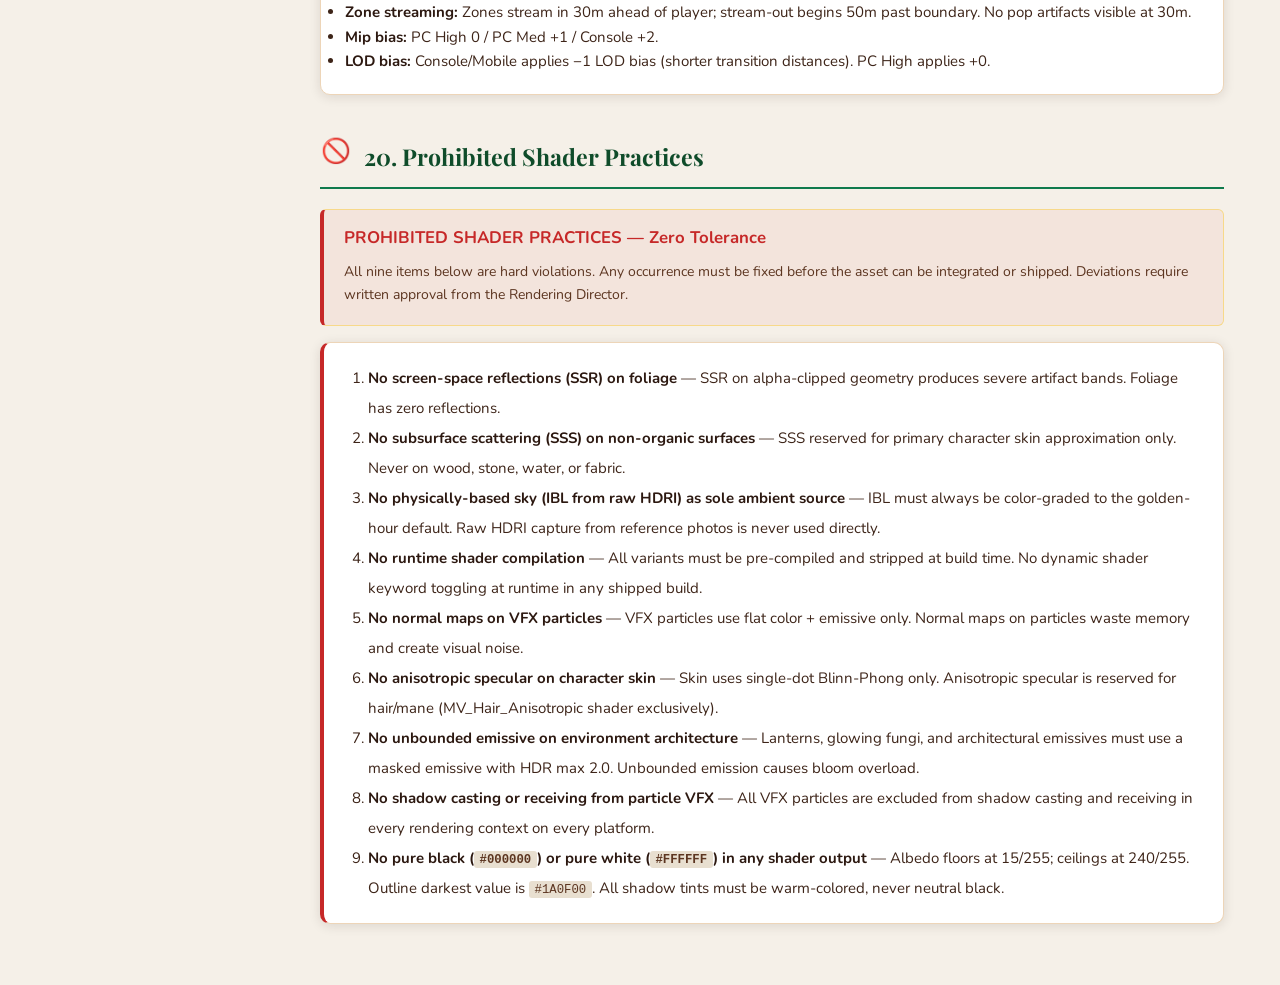
<file: docs/art.html>
<!DOCTYPE html>
<html lang="en">
<head>
<meta charset="UTF-8">
<meta name="viewport" content="width=device-width, initial-scale=1.0">
<title>Visual Style Guide — Mooseville Adventures</title>
<link rel="stylesheet" href="css/style.css">
</head>
<body>

<nav class="sidebar" id="site-nav"></nav>
<script src="js/nav.js"></script>

<main class="main">
  <div class="page-hero hero-art">
    <div class="hero-label">Art Direction</div>
    <h1>Visual Style Guide</h1>
    <p class="hero-desc">Complete Mooseville Rendering Bible — color system, shaders, cel shading, outlines, LOD specs, material language, lighting, VFX, and all visual standards.</p>
  </div>
  <div class="content">

    <!-- S1: VISUAL PILLARS -->
    <h2>1. Visual Pillars</h2>
    <div class="pillar-card"><strong>Emerald Alive</strong> — The green world of Mooseville is never static, never flat, never cold. Foliage shifts in the breeze, moss catches dappled light, and the deep emerald palette breathes with warm undertones of gold and amber. Every environment asset must contribute to the sense of a living, photosynthesizing world.</div>
    <div class="pillar-card"><strong>Golden Hour Always</strong> — Mooseville's lighting defaults to the warmth and directionality of the golden hour regardless of in-world time of day. Even noon scenes carry a slight warm cast; even night scenes use amber torch-glow as the primary light source. The sun of Mooseville is always generous and inviting.</div>
    <div class="pillar-card"><strong>Storybook Legibility</strong> — Every character, prop, and landmark must be immediately readable in silhouette and color at all expected gameplay distances. Cel-shading bands, outlines, and saturated palette choices are all in service of clarity. Mooseville never sacrifices readability for photorealism.</div>
    <div class="pillar-card"><strong>Tactile Warmth</strong> — Surfaces in Mooseville feel hand-made. Wood looks carved, stone looks stacked by careful hands, fabric looks woven. The material language must communicate craft, care, and age — the sense that someone built this world with love.</div>
    <div class="pillar-card"><strong>Joyful Contrast</strong> — Mooseville uses bold, saturated color contrast not for shock but for joy. Deep emerald forest with warm gold accents, rich bark browns with cream highlights, sky blue with soft lavender — these combinations must feel delightful, balanced, and intentional.</div>

    <!-- S2: STYLE POSITION & REFERENCES -->
    <h2>2. Style Position &amp; References</h2>
    <p><strong>Primary Reference:</strong> Barbie Horse Adventures series — painterly shadow bands, soft warm rim lighting on characters, vibrant natural greens, warm ambient fill, and storybook environment composition.</p>
    <p><strong>Style target:</strong> ~70% Stylized / ~60% Volumetric. Strong cel influence, non-photorealistic palette, readable silhouettes, with 3D form reading clearly via shadows and rims. Pure cel-shaded games sit at ~100% Stylized / 10–20% Volumetric; AAA photorealistic games at ~10% Stylized / 90% Volumetric.</p>
    <table class="param-table">
      <thead><tr><th>Visual Quality from Reference</th><th>Mooseville Adaptation</th><th>Mooseville Distinction</th></tr></thead>
      <tbody>
        <tr><td>Painterly shadow bands — soft 2–3 step cel shading</td><td>MV_Character uses 3-band cel shading with warm shadow tints</td><td>Shadow tint biased toward deep forest amber (#6B3A1F)</td></tr>
        <tr><td>Soft rim lighting — consistent warm halo on characters</td><td>Amber rim light (#FFB347), width 0.08–0.12 screen-space</td><td>Always warm amber; no cool rims on hero characters ever</td></tr>
        <tr><td>Vibrant natural greens — beyond photographic saturation</td><td>Emerald palette pushed 15–25% beyond photographic saturation</td><td>Greens always carry warm golden undertones; never cyan-shifted</td></tr>
        <tr><td>Warm ambient fill — unlit areas retain warm color</td><td>Scene ambient always warm (minimum 3200K equivalent)</td><td>Night scenes: deep blue-green ambient but characters retain warm fill</td></tr>
        <tr><td>Storybook environment composition</td><td>Every scene framed as a "painting" — rule of thirds enforced</td><td>Moose-scale architecture (oversized doors, high ceilings) unique to the IP</td></tr>
      </tbody>
    </table>

    <!-- S3: MASTER COLOR PALETTE -->
    <h2>3. Master Color Palette</h2>
    <table class="param-table">
      <thead><tr><th>#</th><th>Name</th><th>Hex</th><th>Swatch</th><th>Usage Context</th><th>Do Not Use With</th></tr></thead>
      <tbody>
        <tr><td>1</td><td>Emerald Deep</td><td><code>#1B5E20</code></td><td><span style="display:inline-block;width:14px;height:14px;border-radius:3px;background:#1B5E20;border:1px solid rgba(0,0,0,.15);vertical-align:middle;margin-right:5px"></span></td><td>UI primary, deep foliage shadow, section headers</td><td>Pure cyan, neon orange, cold magenta</td></tr>
        <tr><td>2</td><td>Emerald Mid</td><td><code>#388E3C</code></td><td><span style="display:inline-block;width:14px;height:14px;border-radius:3px;background:#388E3C;border:1px solid rgba(0,0,0,.15);vertical-align:middle;margin-right:5px"></span></td><td>Leaf albedo, mossy stone, meadow base</td><td>Pure cool grey (#808080), cold blue-white</td></tr>
        <tr><td>3</td><td>Emerald Light</td><td><code>#81C784</code></td><td><span style="display:inline-block;width:14px;height:14px;border-radius:3px;background:#81C784;border:1px solid rgba(0,0,0,.15);vertical-align:middle;margin-right:5px"></span></td><td>Sunlit leaf highlight, translucency tint, foliage tip</td><td>Neon red, saturated cyan</td></tr>
        <tr><td>4</td><td>Gold Hero</td><td><code>#FFD700</code></td><td><span style="display:inline-block;width:14px;height:14px;border-radius:3px;background:#FFD700;border:1px solid rgba(0,0,0,.15);vertical-align:middle;margin-right:5px"></span></td><td>Interactive highlights, UI accents, magic VFX, hero props</td><td>Pure white background, bright cyan</td></tr>
        <tr><td>5</td><td>Gold Warm</td><td><code>#FFC107</code></td><td><span style="display:inline-block;width:14px;height:14px;border-radius:3px;background:#FFC107;border:1px solid rgba(0,0,0,.15);vertical-align:middle;margin-right:5px"></span></td><td>Rim light tint, lantern glow, warm highlight cel band</td><td>Cool blue (#2196F3) directly adjacent, silver</td></tr>
        <tr><td>6</td><td>Amber Rim</td><td><code>#FFB347</code></td><td><span style="display:inline-block;width:14px;height:14px;border-radius:3px;background:#FFB347;border:1px solid rgba(0,0,0,.15);vertical-align:middle;margin-right:5px"></span></td><td>Character rim light only — never used as surface color</td><td>Any cool-tinted surface as the only rim source</td></tr>
        <tr><td>7</td><td>Warm Cream</td><td><code>#FFF8E7</code></td><td><span style="display:inline-block;width:14px;height:14px;border-radius:3px;background:#FFF8E7;border:1px solid rgba(0,0,0,.15);vertical-align:middle;margin-right:5px"></span></td><td>UI text primary, character highlight, architectural stone light</td><td>Pure white (#FFFFFF) — cream replaces white throughout</td></tr>
        <tr><td>8</td><td>Deep Bark</td><td><code>#3E2723</code></td><td><span style="display:inline-block;width:14px;height:14px;border-radius:3px;background:#3E2723;border:1px solid rgba(0,0,0,.15);vertical-align:middle;margin-right:5px"></span></td><td>Outline darkest tone, wood shadow, UI near-black</td><td>Pure black (#000000) — warm near-black only</td></tr>
        <tr><td>9</td><td>Bark Mid</td><td><code>#5D3A1A</code></td><td><span style="display:inline-block;width:14px;height:14px;border-radius:3px;background:#5D3A1A;border:1px solid rgba(0,0,0,.15);vertical-align:middle;margin-right:5px"></span></td><td>Bark albedo, wooden props, secondary UI text</td><td>Cool grey, blue-tinted backgrounds</td></tr>
        <tr><td>10</td><td>Sky Blue</td><td><code>#81D4FA</code></td><td><span style="display:inline-block;width:14px;height:14px;border-radius:3px;background:#81D4FA;border:1px solid rgba(0,0,0,.15);vertical-align:middle;margin-right:5px"></span></td><td>Sky dome daytime, shallow water, atmosphere haze</td><td>Saturated green directly adjacent, neon yellow</td></tr>
        <tr><td>11</td><td>Outline Warm Black</td><td><code>#1A0F00</code></td><td><span style="display:inline-block;width:14px;height:14px;border-radius:3px;background:#1A0F00;border:1px solid rgba(0,0,0,.15);vertical-align:middle;margin-right:5px"></span></td><td>Character outline — darkest outline allowed</td><td>Never use pure #000000 as outline</td></tr>
        <tr><td>12</td><td>Forest Outline Black</td><td><code>#0D2B0A</code></td><td><span style="display:inline-block;width:14px;height:14px;border-radius:3px;background:#0D2B0A;border:1px solid rgba(0,0,0,.15);vertical-align:middle;margin-right:5px"></span></td><td>Environment foreground outline — alternate darkest option</td><td>Never use on UI or character outlines</td></tr>
        <tr><td>13</td><td>Soft Lavender</td><td><code>#CE93D8</code></td><td><span style="display:inline-block;width:14px;height:14px;border-radius:3px;background:#CE93D8;border:1px solid rgba(0,0,0,.15);vertical-align:middle;margin-right:5px"></span></td><td>Dusk haze, floral props, distance atmosphere tint</td><td>Saturated orange, heavy reds</td></tr>
        <tr><td>14</td><td>Mushroom Red</td><td><code>#C62828</code></td><td><span style="display:inline-block;width:14px;height:14px;border-radius:3px;background:#C62828;border:1px solid rgba(0,0,0,.15);vertical-align:middle;margin-right:5px"></span></td><td>Warning UI, mushroom caps, danger props</td><td>Emerald green at same luminance (camouflages)</td></tr>
        <tr><td>15</td><td>Berry Purple</td><td><code>#7B1FA2</code></td><td><span style="display:inline-block;width:14px;height:14px;border-radius:3px;background:#7B1FA2;border:1px solid rgba(0,0,0,.15);vertical-align:middle;margin-right:5px"></span></td><td>Magic crystals, rare events, special VFX</td><td>Bright gold directly adjacent, pure black background</td></tr>
      </tbody>
    </table>

    <!-- S4: COLOR RULES -->
    <h2>4. Color Rules</h2>
    <p><strong>Emerald Depth Rule:</strong> All green colors must carry warm undertones — hue must stay between <strong>95° and 130°</strong> (yellow-leaning green range) in HSL. Greens drifting above 130° toward cyan are prohibited in all surface albedo, lighting, and UI contexts. When in doubt, add +5° to +10° hue shift toward yellow and increase saturation slightly to restore the signature Mooseville emerald quality.</p>
    <p><strong>Gold Accent Discipline:</strong> Gold (#FFD700 family) is never used as a base fill for large surfaces. It is exclusively reserved for: (1) specular highlights and rim light tints on characters and props, (2) interactable object outlines and UI accents, (3) hero prop surface inlays and decorative embossing, (4) magic VFX endpoint color, (5) text headers in formal documentation. Any surface larger than ~0.25m² that appears predominantly gold must be revised to a warm cream or bark-brown base with gold highlights overlaid.</p>
    <p><strong>Golden Hour Default:</strong> Scene ambient always warm (minimum 3200K equivalent). Never neutral grey or cold blue in ambient. Night scenes use deep blue-green ambient but characters retain their warm fill light rig.</p>

    <!-- S5: FORBIDDEN COLOR COMBINATIONS -->
    <h2>5. Forbidden Color Combinations</h2>
    <table class="param-table">
      <thead><tr><th>#</th><th>Combination</th><th>Reason Prohibited</th></tr></thead>
      <tbody>
        <tr class="forbidden-row"><td>1</td><td>Pure Cyan <code>#00FFFF</code> on Pure Magenta <code>#FF00FF</code></td><td>Maximally clashing, vibrates, causes visual fatigue — prohibited in all contexts</td></tr>
        <tr class="forbidden-row"><td>2</td><td>Desaturated Grey <code>#808080</code> on White <code>#FFFFFF</code></td><td>Insufficient contrast, reads as disabled/broken; use warm cream background instead</td></tr>
        <tr class="forbidden-row"><td>3</td><td>Neon Yellow-Green <code>#CCFF00</code> on Emerald Deep <code>#1B5E20</code></td><td>Appears clinical and toxic; undermines the organic warmth of the palette</td></tr>
        <tr class="forbidden-row"><td>4</td><td>Pure Black <code>#000000</code> on Bark Brown <code>#5D3A1A</code></td><td>Insufficient contrast; reads as texture artifact, not intentional color use</td></tr>
        <tr class="forbidden-row"><td>5</td><td>Cold Blue <code>#2196F3</code> on Warm Gold <code>#FFD700</code></td><td>Temperature clash destroys warm-world identity; any blue near gold must be softened to sky-blue or lavender</td></tr>
        <tr class="forbidden-row"><td>6</td><td>Saturated Red <code>#FF0000</code> on Saturated Green <code>#00FF00</code></td><td>Color-blindness failure case; unusable for gameplay-critical information</td></tr>
        <tr class="forbidden-row"><td>7</td><td>White <code>#FFFFFF</code> as any surface or background color</td><td>Pure white does not exist in Mooseville; always substitute Warm Cream (#FFF8E7) or a tinted near-white</td></tr>
        <tr class="forbidden-row"><td>8</td><td>Pure Black <code>#000000</code> as any outline or line color</td><td>All outlines must use warm near-black (#1A0F00) or forest black-green (#0D2B0A)</td></tr>
      </tbody>
    </table>

    <!-- S6: MASTER SHADER TABLE (first 5) -->
    <h2>6. Master Shader Table — First 5 Shaders</h2>

    <div class="shader-card">
      <div class="shader-name">MV_Character</div>
      <table class="param-table">
        <thead><tr><th>Parameter</th><th>Value</th></tr></thead>
        <tbody>
          <tr><td>Surface Type</td><td>Character skin, fur, fabric — all organic hero surfaces</td></tr>
          <tr><td>Cel Bands</td><td>3 (shadow / midtone / highlight)</td></tr>
          <tr><td>Rim Light</td><td>Yes — Amber #FFB347, width 0.08–0.12 screen-space</td></tr>
          <tr><td>Specular</td><td>Single-dot Blinn-Phong, gold tint, power 32–64</td></tr>
          <tr><td>Emissive</td><td>Eyes / accessories via emissive mask</td></tr>
          <tr><td>Notes</td><td>Primary characters only; lightweight version (MV_Character_NPC) for non-hero characters</td></tr>
        </tbody>
      </table>
    </div>

    <div class="shader-card">
      <div class="shader-name">MV_Character_NPC</div>
      <table class="param-table">
        <thead><tr><th>Parameter</th><th>Value</th></tr></thead>
        <tbody>
          <tr><td>Surface Type</td><td>Non-hero character surfaces</td></tr>
          <tr><td>Cel Bands</td><td>2 (shadow / highlight)</td></tr>
          <tr><td>Rim Light</td><td>Yes — reduced intensity 0.5×</td></tr>
          <tr><td>Specular</td><td>None</td></tr>
          <tr><td>Emissive</td><td>No</td></tr>
          <tr><td>Notes</td><td>Used for background villagers, animals. No SSS approximation.</td></tr>
        </tbody>
      </table>
    </div>

    <div class="shader-card">
      <div class="shader-name">MV_Environment_Foliage</div>
      <table class="param-table">
        <thead><tr><th>Parameter</th><th>Value</th></tr></thead>
        <tbody>
          <tr><td>Surface Type</td><td>Leaves, grass, ferns — all foliage</td></tr>
          <tr><td>Cel Bands</td><td>2 (shadow / sunlit)</td></tr>
          <tr><td>Rim Light</td><td>No</td></tr>
          <tr><td>Specular</td><td>None</td></tr>
          <tr><td>Emissive</td><td>No (translucency channel instead — backlit glow value 0.25–0.45)</td></tr>
          <tr><td>Notes</td><td>Requires vertex-color wind animation; translucency enabled; alpha clip at 0.5</td></tr>
        </tbody>
      </table>
    </div>

    <div class="shader-card">
      <div class="shader-name">MV_Environment_Terrain</div>
      <table class="param-table">
        <thead><tr><th>Parameter</th><th>Value</th></tr></thead>
        <tbody>
          <tr><td>Surface Type</td><td>Ground, rock, dirt, sand — terrain splatmap surfaces</td></tr>
          <tr><td>Cel Bands</td><td>2 (shadow / lit)</td></tr>
          <tr><td>Rim Light</td><td>No</td></tr>
          <tr><td>Specular</td><td>None</td></tr>
          <tr><td>Emissive</td><td>No</td></tr>
          <tr><td>Notes</td><td>Splatmap 4-layer max; macro tint overlay enabled; shadow threshold tied to scene light direction</td></tr>
        </tbody>
      </table>
    </div>

    <div class="shader-card">
      <div class="shader-name">MV_Water</div>
      <table class="param-table">
        <thead><tr><th>Parameter</th><th>Value</th></tr></thead>
        <tbody>
          <tr><td>Surface Type</td><td>Rivers, lakes, puddles — all water surfaces</td></tr>
          <tr><td>Cel Bands</td><td>1 (no cel stepping — smooth diffuse)</td></tr>
          <tr><td>Rim Light</td><td>No</td></tr>
          <tr><td>Specular</td><td>PBR specular with cubemap reflection; roughness 0.05–0.35</td></tr>
          <tr><td>Emissive</td><td>Foam mask emissive (subtle warm white #FFFDE7)</td></tr>
          <tr><td>Notes</td><td>Dual-layer normal scroll; vertex displacement max 0.3m; depth color blend shallow #6DBFA0 to deep #0D4F3C</td></tr>
        </tbody>
      </table>
    </div>

    <!-- S7: CEL SHADING RULES -->
    <h2>7. Cel Shading Rules</h2>
    <table class="param-table">
      <thead><tr><th>Surface Category</th><th>Bands</th><th>Band 1 Shadow</th><th>Band 2 Midtone</th><th>Band 3 Highlight</th><th>Transition Sharpness</th></tr></thead>
      <tbody>
        <tr><td>Characters (hero)</td><td>3</td><td>Albedo × 0.45, tint #6B3A1F</td><td>Albedo × 1.0 (base)</td><td>Albedo × 1.25, tint warm cream</td><td>Sharp — 0.02 smoothstep width</td></tr>
        <tr><td>Characters (NPC)</td><td>2</td><td>Albedo × 0.5, neutral tint</td><td>Albedo × 1.0 (base)</td><td>N/A</td><td>Sharp — 0.02 smoothstep width</td></tr>
        <tr><td>Environment (general)</td><td>2</td><td>Albedo × 0.55, warm shadow tint</td><td>Albedo × 1.0 (base)</td><td>N/A</td><td>Slightly soft — 0.05 smoothstep width</td></tr>
        <tr><td>VFX particles</td><td>1 (no banding)</td><td>N/A</td><td>Particle color full</td><td>N/A</td><td>No stepping — additive glow only</td></tr>
      </tbody>
    </table>

    <!-- S8: RIM LIGHT SPECIFICATION -->
    <h2>8. Rim Light Specification</h2>
    <table class="param-table">
      <thead><tr><th>Parameter</th><th>Specification</th></tr></thead>
      <tbody>
        <tr><td>Color</td><td>Warm amber <code>#FFB347</code> — never cold-colored, never pure white, never blue or cyan</td></tr>
        <tr><td>Width</td><td>0.08–0.12 screen-space (at 1080p = ~8–13px at closest gameplay distance)</td></tr>
        <tr><td>Intensity</td><td>0.6–0.8 normalized; rim complements, does not overpower, diffuse shading. Max rim brightness 0.8.</td></tr>
        <tr><td>Direction</td><td>Opposite to primary key light, slightly elevated 10°–20° above horizon</td></tr>
        <tr><td>Applied to</td><td>All hero characters (Moose family, named NPCs). Reduced 50% on generic NPCs. Disabled on props and environment.</td></tr>
        <tr><td>Never use</td><td>Cold rim colors: #4FC3F7 blue, #80DEEA cyan, #B39DDB lavender on any hero character</td></tr>
      </tbody>
    </table>

    <!-- S9: AMBIENT OCCLUSION -->
    <h2>9. Ambient Occlusion</h2>
    <table class="param-table">
      <thead><tr><th>Parameter</th><th>Specification</th></tr></thead>
      <tbody>
        <tr><td>Method</td><td>SSAO — enabled on all platforms except Mobile (baked AO only on Mobile)</td></tr>
        <tr><td>Strength</td><td>0.35–0.55. Below 0.35 reads as absent; above 0.55 creates a "dirty" look</td></tr>
        <tr><td>Radius</td><td>0.4m–0.8m world-space. Larger radius for open environments; tighten to 0.4m in dense interiors</td></tr>
        <tr><td>AO Color</td><td>Never pure black. Tint must be warm dark green <code>#0D1A0A</code> to preserve emerald identity in shadowed crevices</td></tr>
        <tr><td>Character AO</td><td>Baked AO texture only (packed in texture channel). SSAO disabled on character layer to prevent "dirty" noise on moving surfaces.</td></tr>
      </tbody>
    </table>

    <!-- S10: OUTLINE SYSTEM -->
    <h2>10. Outline System</h2>
    <p><strong>Method:</strong> Post-process edge detection — depth buffer + normal buffer differentials. Depth threshold: 0.015 (NDC); Normal threshold: 0.25 (dot product difference); Luminance threshold: 0.18. Outline color: <code>#1A0F00</code> warm near-black is the darkest allowed — pure <code>#000000</code> is prohibited in all contexts. TAA smoothing: 4-frame accumulation at 0.25 blend weight per frame (exponential moving average) to eliminate animation flicker.</p>
    <table class="param-table">
      <thead><tr><th>Element Type</th><th>Width @1080p</th><th>Color</th><th>Opacity</th><th>Notes</th></tr></thead>
      <tbody>
        <tr><td>Hero Characters (Moose family)</td><td><span class="outline-width">1.8px</span></td><td>#1A0F00</td><td>100%</td><td>Full outline at all faces; never disabled during gameplay</td></tr>
        <tr><td>NPC Characters</td><td><span class="outline-width">1.4px</span></td><td>#1A0F00</td><td>85%</td><td>Slightly reduced to subordinate NPCs visually to hero characters</td></tr>
        <tr><td>Interactive Props (idle / highlighted)</td><td><span class="outline-width">1.5px</span></td><td>#1A0F00 idle / #B8860B highlighted</td><td>100%</td><td>Gold tint activates on hover/proximity interaction trigger</td></tr>
        <tr><td>Environment Props (&lt;5m foreground)</td><td><span class="outline-width">1.2px</span></td><td>#0D2B0A</td><td>80%</td><td>Foreground only; mid-ground reduces per distance falloff</td></tr>
        <tr><td>Environment (5–15m mid-ground)</td><td><span class="outline-width">0.8px</span></td><td>#0D2B0A</td><td>50%</td><td>Subtle; exists only to separate overlapping geometry planes</td></tr>
        <tr><td>Environment (&gt;25m background)</td><td><span class="outline-width">0.0px</span></td><td>N/A</td><td>0%</td><td>No outlines at distance; silhouette via color contrast only</td></tr>
        <tr><td>VFX Particles</td><td><span class="outline-width">0.0px</span></td><td>N/A</td><td>0%</td><td>VFX excluded from outline pass entirely via render layer</td></tr>
        <tr><td>UI Elements (interactive)</td><td><span class="outline-width">2.5px</span></td><td>#FFD700 warm gold</td><td>100%</td><td>Gold outline on all interactive UI; renders on UI layer, no depth test; pulses 0.5Hz when focused</td></tr>
        <tr><td>UI Elements (decorative/panels)</td><td><span class="outline-width">0.0px</span></td><td>N/A</td><td>0%</td><td>Decorative panels defined by fill color and background contrast</td></tr>
        <tr><td>Water Surfaces</td><td><span class="outline-width">0.0px</span></td><td>N/A</td><td>0%</td><td>Water silhouette from vertex displacement and foam mask only</td></tr>
      </tbody>
    </table>
    <p><strong>Distance Falloff:</strong> &lt;2m: 100% / 1.2× width &nbsp;|&nbsp; 2–5m: 100% / 1.0× &nbsp;|&nbsp; 5–15m: lerp 100%→60% / 0.8×→0.6× &nbsp;|&nbsp; 15–25m: lerp 60%→0% / 0.6×→0.0× &nbsp;|&nbsp; &gt;25m: disabled.</p>
    <p><strong>Outlines disabled for:</strong> Hero face/head during extreme close-up cutscene shots (&lt;1m camera distance); all water geometry; skybox and cloud geometry; MV_VFX_Additive and MV_VFX_Soft render layers; foliage beyond LOD1 (&gt;20m).</p>


    <!-- ═══════════════════════════════════════════════ SECTION 11 -->
    <div class="section-header">
      <span class="section-icon"><img src="img/theater.svg" alt="Theater"></span>
      <h2>11. Character Rendering</h2>
    </div>

    <div class="card">
      <div class="card-header">Hero vs NPC Cel Band Rules</div>
      <div class="card-body">
        <table class="param-table">
          <thead><tr><th>Character Type</th><th>Shader</th><th>Cel Bands</th><th>Shadow Tint</th><th>Rim Light</th><th>Specular</th></tr></thead>
          <tbody>
            <tr><td>Hero (Moose family)</td><td>MV_Character</td><td>3 — shadow / midtone / highlight</td><td>Albedo × 0.45, tint <code>#6B3A1F</code></td><td>Amber <code>#FFB347</code>, 0.08–0.12 width, intensity 0.6–0.8</td><td>Single-dot Blinn-Phong, gold-tinted, power 32–64</td></tr>
            <tr><td>NPC (generic/background)</td><td>MV_Character_NPC</td><td>2 — shadow / highlight</td><td>Albedo × 0.5, neutral warm</td><td>Reduced 50% intensity</td><td>None</td></tr>
          </tbody>
        </table>
      </div>
    </div>

    <div class="card">
      <div class="card-header">Skin &amp; Fur Shader Params</div>
      <div class="card-body">
        <p>Hero characters use a <strong>shadow-tint SSS approximation</strong> — no separate SSS pass. Shadow band tinted warm amber <code>#6B3A1F</code> gives the appearance of light glowing through ears and muzzle. Fur normal maps follow hair-flow direction; normal strength <strong>0.35–0.50 only</strong> (above 0.50 reads as bumpy, not storybook-soft).</p>
        <p>NPC characters: no SSS, shadow tint neutral warm <code>#5A4030</code>, standard 2-band.</p>
      </div>
    </div>

    <div class="card">
      <div class="card-header">Eye Shader Rules — MV_Eye</div>
      <div class="card-body">
        <ul>
          <li><strong>Scale:</strong> Eyes are 15–20% larger than anatomical reference — deliberate design; must be preserved at all LOD levels including LOD1.</li>
          <li><strong>Catchlight:</strong> Static warm-white (<code>#FFFDE7</code>) texture element baked into emissive at the <strong>10 o'clock position</strong> (upper-left iris quadrant). Never derived from real-time lighting; never size-reduced at LOD1.</li>
          <li><strong>Iris:</strong> 3-band cel — dark ring / mid iris / bright center. Smoothstep width 0.01.</li>
          <li><strong>Pupil:</strong> Soft-edged ellipse, 5% warm dark border <code>#1A0F00</code>. No hard edge.</li>
          <li><strong>Wet rim:</strong> Lower eyelid Blinn-Phong, specular power 128, intensity 0.3.</li>
        </ul>
      </div>
    </div>

    <!-- ═══════════════════════════════════════════════ SECTION 12 -->
    <div class="section-header">
      <span class="section-icon"><img src="img/chart.svg" alt="Chart"></span>
      <h2>12. Character LOD Table</h2>
    </div>

    <div class="card">
      <div class="card-body">
        <div class="table-wrap">
          <table class="param-table">
            <thead><tr><th>LOD</th><th>Poly Range</th><th>Distance</th><th>Shader</th><th>Outline</th><th>Shadow</th><th>Notes</th></tr></thead>
            <tbody>
              <tr><td><strong>LOD0</strong></td><td>8,000–15,000 tris</td><td>0–8m</td><td>MV_Character — 3-band, rim, specular, emissive</td><td>1.8px full</td><td>Contact blob</td><td>Hero quality; cutscenes &amp; close gameplay</td></tr>
              <tr><td><strong>LOD1</strong></td><td>4,000–6,000 tris</td><td>8–20m</td><td>MV_Character — 3-band, rim, no specular</td><td>1.8px full</td><td>Contact blob</td><td>Primary gameplay distance; eyes NOT reduced</td></tr>
              <tr><td><strong>LOD2</strong></td><td>1,500–2,500 tris</td><td>20–45m</td><td>MV_Character_NPC — 2-band, no rim</td><td>1.0px, 70%</td><td>None</td><td>Background NPCs; 12 blend shapes max</td></tr>
              <tr><td><strong>LOD3</strong></td><td>400–800 tris</td><td>45–80m</td><td>Flat cel — 1-band only</td><td>0.5px, 40%</td><td>None</td><td>Crowd fill; silhouette readability check at 45m</td></tr>
              <tr><td><strong>Impostor</strong></td><td>2 quads (billboard)</td><td>&gt;80m</td><td>MV_UI_Flat (unlit baked texture)</td><td>None</td><td>None</td><td>8-angle pre-rendered at LOD0 setup; crowd only</td></tr>
            </tbody>
          </table>
        </div>
      </div>
    </div>

    <!-- ═══════════════════════════════════════════════ SECTION 13 -->
    <div class="section-header">
      <span class="section-icon"><img src="img/herb.svg" alt="Herb"></span>
      <h2>13. Environment Rendering</h2>
    </div>

    <div class="card">
      <div class="card-header">Foliage Shader — MV_Environment_Foliage</div>
      <div class="card-body">
        <table class="param-table">
          <thead><tr><th>Parameter</th><th>Value / Range</th></tr></thead>
          <tbody>
            <tr><td>Cel bands</td><td>2 (shadow / sunlit)</td></tr>
            <tr><td>Rim light</td><td>None</td></tr>
            <tr><td>Translucency (backlit glow)</td><td>0.25–0.45; warm golden-green</td></tr>
            <tr><td>Alpha clip threshold</td><td>0.5 — no semi-transparent leaves</td></tr>
            <tr><td>Wind animation</td><td>Vertex-color red channel = wind weight; amplitude 0.02–0.08 world units; per-instance phase offset from world position</td></tr>
            <tr><td>LOD transition</td><td>Billboard impostor beyond 30m; no real-time shadow past LOD1 (~8m)</td></tr>
            <tr><td>Outlines</td><td>Disabled at LOD1 and beyond; no outline on alpha-clipped edges</td></tr>
          </tbody>
        </table>
      </div>
    </div>

    <div class="card">
      <div class="card-header">Terrain Blend — MV_Environment_Terrain</div>
      <div class="card-body">
        <table class="param-table">
          <thead><tr><th>Parameter</th><th>Value</th></tr></thead>
          <tbody>
            <tr><td>Splatmap layers</td><td>4 max per chunk; linear blend, height-bias in crevices</td></tr>
            <tr><td>Normal map resolution</td><td>4096×4096 per terrain chunk</td></tr>
            <tr><td>Macro variation</td><td>Low-frequency tint overlay, 1 cycle per 50m world-space</td></tr>
            <tr><td>Cel bands</td><td>2 (shadow / lit); threshold tied to scene light direction</td></tr>
            <tr><td>Terrain holes</td><td>Dithered alpha mask; 0.5m blend to cave interior</td></tr>
          </tbody>
        </table>
      </div>
    </div>

    <div class="card">
      <div class="card-header">Water Shader — MV_Water</div>
      <div class="card-body">
        <table class="param-table">
          <thead><tr><th>Parameter</th><th>Value</th></tr></thead>
          <tbody>
            <tr><td>Normal scroll Layer 1</td><td>0.02 UV/s, flow-direction aligned, scale 4.0</td></tr>
            <tr><td>Normal scroll Layer 2</td><td>0.013 UV/s, 35° off Layer 1 (counter-scroll), scale 7.0</td></tr>
            <tr><td>Vertex displacement</td><td>Max 0.3m amplitude; masked within 0.5m of shore</td></tr>
            <tr><td>Foam</td><td>Depth-based shoreline, 0.4m wide, warm white <code>#FFFDE7</code></td></tr>
            <tr><td>Depth color blend</td><td>Shallow <code>#6DBFA0</code> → deep <code>#0D4F3C</code>; fully blended at 2.0m</td></tr>
            <tr><td>Moose Water glow</td><td>Subtle emerald-green emissive tint on foam mask; soft ambient glow within 1.0m of magical water sources; HDR max 1.2, color <code>#4CAF50</code> warm-shifted</td></tr>
            <tr><td>Reflection</td><td>Planar reflection on hero water bodies; cubemap on puddles/secondary; no SSAO on water surface</td></tr>
            <tr><td>Cel bands</td><td>1 (no stepping — smooth diffuse only)</td></tr>
          </tbody>
        </table>
      </div>
    </div>

    <div class="card">
      <div class="card-header">Rock / Stone &amp; Sky Dome</div>
      <div class="card-body">
        <p><strong>Rock/Stone:</strong> MV_Mat_StoneGranite — roughness 0.82–0.92, warm sandstone tone <code>#8D8070</code>→<code>#B0A090</code>, normal strength 0.75–0.90, 2-band cel; never cool grey. Moss overlay blended via AO channel on MV_Mat_StoneMoss.</p>
        <p><strong>Sky dome:</strong> Procedural gradient — no static cubemaps. Minimum 5500K at midday; no pure white sky. Sun disc 2.5° angular, soft Gaussian bloom halo, minimum warm cream <code>#FFF8E7</code>. Stars activate below 20% sun elevation, opacity ≤50%, warm-white <code>#FFF8E7</code>.</p>
      </div>
    </div>

    <!-- ═══════════════════════════════════════════════ SECTION 14 -->
    <div class="section-header">
      <span class="section-icon"><img src="img/wrench.svg" alt="Wrench"></span>
      <h2>14. Remaining Shader Specs</h2>
    </div>

    <div class="shader-card">
      <div class="shader-name">MV_Metal_Accent</div>
      <table class="param-table">
        <thead><tr><th>Parameter</th><th>Value</th></tr></thead>
        <tbody>
          <tr><td>Cel bands</td><td>1 (smooth — PBR dominant)</td></tr>
          <tr><td>Metallic</td><td>0.85–1.0</td></tr>
          <tr><td>Roughness</td><td>0.10–0.35</td></tr>
          <tr><td>Specular</td><td>PBR metallic/roughness + cubemap reflection, warm gold tint</td></tr>
          <tr><td>Emissive</td><td>Optional subtle emissive on polished inlay; HDR max 1.5</td></tr>
          <tr><td>Normal</td><td>Embossed pattern required (herringbone/floral/geometric), strength 0.60–0.80</td></tr>
          <tr><td>Rule</td><td>Used sparingly per Gold Accent Rule — no surface &gt;0.25m² predominately gold</td></tr>
        </tbody>
      </table>
    </div>

    <div class="shader-card">
      <div class="shader-name">MV_Glass_Crystal</div>
      <table class="param-table">
        <thead><tr><th>Parameter</th><th>Value</th></tr></thead>
        <tbody>
          <tr><td>Cel bands</td><td>1 (smooth)</td></tr>
          <tr><td>Specular</td><td>PBR specular + refraction approximation (no screen-space refraction)</td></tr>
          <tr><td>Transparency</td><td>Alpha dither — no sorted transparency</td></tr>
          <tr><td>Emissive</td><td>Yes — inner glow, color-tinted per gem type; warm tints only on hero crystals</td></tr>
        </tbody>
      </table>
    </div>

    <div class="shader-card">
      <div class="shader-name">MV_VFX_Additive</div>
      <table class="param-table">
        <thead><tr><th>Parameter</th><th>Value</th></tr></thead>
        <tbody>
          <tr><td>Blend mode</td><td>Additive only — never alpha-blend for sparkle/glow</td></tr>
          <tr><td>Depth test</td><td>Depth read; no depth write</td></tr>
          <tr><td>Emissive</td><td>Full self-illuminated; overbright allowed up to 3.0 HDR</td></tr>
          <tr><td>Outlines</td><td>Never — excluded from outline pass via render layer</td></tr>
          <tr><td>Normal maps</td><td>Prohibited on particles</td></tr>
        </tbody>
      </table>
    </div>

    <div class="shader-card">
      <div class="shader-name">MV_VFX_Soft</div>
      <table class="param-table">
        <thead><tr><th>Parameter</th><th>Value</th></tr></thead>
        <tbody>
          <tr><td>Blend mode</td><td>Alpha blend (premultiplied)</td></tr>
          <tr><td>Soft particle depth fade</td><td>0.5m depth fade to prevent hard geometry intersection</td></tr>
          <tr><td>Color range</td><td>Desaturated warm; saturation 0.05–0.25; no cel bands</td></tr>
          <tr><td>Emissive</td><td>None</td></tr>
        </tbody>
      </table>
    </div>

    <div class="shader-card">
      <div class="shader-name">MV_UI_Flat</div>
      <table class="param-table">
        <thead><tr><th>Parameter</th><th>Value</th></tr></thead>
        <tbody>
          <tr><td>Lighting</td><td>Unlit — no scene light evaluation</td></tr>
          <tr><td>Depth test</td><td>Disabled — always renders on top</td></tr>
          <tr><td>Cel bands</td><td>None</td></tr>
          <tr><td>Emissive</td><td>UI glow effects only; HDR max 1.5</td></tr>
          <tr><td>9-slice</td><td>Required for all bordered panels</td></tr>
          <tr><td>Post-processing</td><td>None — UI composited after all scene post-FX</td></tr>
        </tbody>
      </table>
    </div>

    <!-- ═══════════════════════════════════════════════ SECTION 15 -->
    <div class="section-header">
      <span class="section-icon"><img src="img/idea.svg" alt="Idea"></span>
      <h2>15. Lighting System</h2>
    </div>

    <div class="card">
      <div class="card-header">Time-of-Day Key Light Color Table</div>
      <div class="card-body">
        <div class="table-wrap">
          <table class="param-table">
            <thead><tr><th>Time State</th><th>Key Temp</th><th>Key Hex (approx)</th><th>Fill Temp</th><th>Ambient Hex</th><th>Intensity</th></tr></thead>
            <tbody>
              <tr><td>Morning (6–10am)</td><td>4500–5000K</td><td><code>#FFE0A0</code></td><td>5500K (cooler)</td><td><code>#B3D9FF</code></td><td>0.65</td></tr>
              <tr><td>Daytime (10am–4pm)</td><td>5500–6000K</td><td><code>#FFF5DC</code></td><td>4200–4500K</td><td><code>#FFEFD5</code></td><td>1.0 (ref)</td></tr>
              <tr><td>Late Afternoon (4–6pm)</td><td>4000–4500K</td><td><code>#FFD080</code></td><td>4000K</td><td><code>#FFD080</code></td><td>0.85</td></tr>
              <tr><td>Dusk (6–8pm)</td><td>3200–3800K</td><td><code>#FF9A3C</code></td><td>5000K (sky remnant)</td><td><code>#FFB87A</code></td><td>0.55</td></tr>
              <tr><td>Night</td><td>2800K (lantern/torch)</td><td><code>#FF8C1A</code></td><td>8000K+ deep blue ambient</td><td><code>#0A1F2E</code></td><td>0.3 (lantern only)</td></tr>
            </tbody>
          </table>
        </div>
        <div class="info-box">Night rule: Sky ambient is cool (<code>#0A1F2E</code>) but characters retain their warm fill light rig — minimum 4000K equivalent fill always active on character layer.</div>
      </div>
    </div>

    <div class="card">
      <div class="card-header">Lumen GI, Sky Light &amp; Shadow Settings</div>
      <div class="card-body">
        <table class="param-table">
          <thead><tr><th>System</th><th>Setting</th><th>Value</th></tr></thead>
          <tbody>
            <tr><td>Lumen GI</td><td>Global Illumination</td><td>Enabled; indirect lighting color graded to golden-hour default; no raw HDRI as sole source</td></tr>
            <tr><td>Sky Light</td><td>Capture mode</td><td>Real-time sky capture; color temperature locked to scene ambient minimum 3200K equivalent; never neutral grey</td></tr>
            <tr><td>CSM Cascades</td><td>PC High / PC Med / Console</td><td>3 / 2 / 1 cascade; far cascade blends into baked lightmap</td></tr>
            <tr><td>Shadow color</td><td>Environment</td><td>Tinted deep teal-green <code>#0A2010</code> — never pure black</td></tr>
            <tr><td>Shadow color</td><td>Character contact</td><td>Warm bark brown <code>#3E2723</code></td></tr>
            <tr><td>PCF kernel</td><td>All platforms min / PC High</td><td>4-sample / 16-sample</td></tr>
            <tr><td>Emissive rule</td><td>Architecture (lanterns, fungi)</td><td>Masked emissive only; HDR max 2.0; no unbounded emission</td></tr>
            <tr><td>SSAO</td><td>Strength / radius / tint</td><td>0.35–0.55 / 0.4–0.8m / warm dark green <code>#0D1A0A</code></td></tr>
          </tbody>
        </table>
      </div>
    </div>

    <!-- ═══════════════════════════════════════════════ SECTION 16 -->
    <div class="section-header">
      <span class="section-icon"><img src="img/leaves.svg" alt="Falling Leaves"></span>
      <h2>16. Seasonal Color Variation</h2>
    </div>

    <div class="card">
      <div class="card-body">
        <div class="table-wrap">
          <table class="param-table">
            <thead><tr><th>Material / Element</th><th>Spring</th><th>Summer</th><th>Autumn</th><th>Winter</th></tr></thead>
            <tbody>
              <tr><td>Foliage (leaf albedo base)</td><td><code>#5CB85C</code> — bright fresh green</td><td><code>#388E3C</code> — full emerald mid</td><td><code>#BF6000</code>→<code>#C62828</code> — amber to red</td><td>Removed or sparse brown <code>#5D3A1A</code></td></tr>
              <tr><td>Terrain ground</td><td>Soft moss green <code>#6B8B50</code></td><td>Deep forest ground <code>#4A6340</code></td><td>Warm ochre <code>#A0722A</code> with leaf litter</td><td>Snow white-cream <code>#E8E0D0</code> overlay</td></tr>
              <tr><td>Water</td><td>Bright aqua <code>#7ECBC4</code></td><td>Standard teal <code>#6DBFA0</code></td><td>Warm olive-teal <code>#5A8C78</code></td><td>Muted teal-grey <code>#4A7A7A</code>; ice shelf on edges</td></tr>
              <tr><td>Sky base</td><td>Soft blue <code>#9FD4F0</code> with warm tinge</td><td>Full sky blue <code>#81D4FA</code></td><td>Warm amber-sky <code>#D4A860</code> at dusk; deeper blue at noon</td><td>Pale grey-blue <code>#B8D0E0</code>; softer sun</td></tr>
              <tr><td>Ambient color</td><td>Pale warm green <code>#A8C890</code></td><td>Forest green <code>#3D5E2A</code></td><td>Warm amber-gold <code>#A07030</code></td><td>Cool blue-white <code>#8090A8</code>; character fill still warm</td></tr>
            </tbody>
          </table>
        </div>
      </div>
    </div>

    <!-- ═══════════════════════════════════════════════ SECTION 17 -->
    <div class="section-header">
      <span class="section-icon"><img src="img/sparkle.svg" alt="Sparkle"></span>
      <h2>17. VFX Guidelines</h2>
    </div>

    <div class="card">
      <div class="card-header">Additive vs Soft Blend Rules</div>
      <div class="card-body">
        <table class="param-table">
          <thead><tr><th>Use Additive (MV_VFX_Additive)</th><th>Use Soft Blend (MV_VFX_Soft)</th></tr></thead>
          <tbody>
            <tr><td>Magic sparkles, glows, firefly light, energy effects</td><td>Smoke, breath steam, pollen, mist, dust, rain</td></tr>
            <tr><td>Any effect that needs to brighten its background</td><td>Any effect that obscures its background softly</td></tr>
            <tr><td>HDR emissive up to 3.0; bloom will amplify</td><td>Premultiplied alpha; soft particle depth fade 0.5m</td></tr>
          </tbody>
        </table>
      </div>
    </div>

    <div class="card">
      <div class="card-header">Particle Budget (per scene type)</div>
      <div class="card-body">
        <div class="table-wrap">
          <table class="param-table">
            <thead><tr><th>Category</th><th>Max Particles</th><th>Max Emitters</th><th>Priority</th></tr></thead>
            <tbody>
              <tr><td>Ambient atmosphere (pollen, dust, leaves)</td><td>300 total</td><td>4</td><td>Low — first culled; beyond 30m</td></tr>
              <tr><td>Character action (footsteps, jumps, ability)</td><td>80 per event</td><td>2</td><td>High</td></tr>
              <tr><td>Environment reaction (splash, leaf rustle)</td><td>120 per event</td><td>6</td><td>Medium</td></tr>
              <tr><td>UI feedback (reward, level up)</td><td>200 total</td><td>1 at a time</td><td>High — screen space</td></tr>
              <tr><td>Gameplay critical (trail, target indicator)</td><td>50 per indicator</td><td>3 max</td><td>Critical — never culled</td></tr>
              <tr><td>Cinematic (cutscene only)</td><td>800 total</td><td>16</td><td>Cinematic — reverts on gameplay resume</td></tr>
            </tbody>
          </table>
        </div>
      </div>
    </div>

    <div class="card">
      <div class="card-header">VFX Scale Rules &amp; Prohibited Practices</div>
      <div class="card-body">
        <ul>
          <li>Magic sparkle size: 0.02m–0.15m; always camera-facing billboard.</li>
          <li>Non-magic VFX color saturation: 0.05–0.25 maximum — warm hue, desaturated.</li>
          <li>No VFX effect may exceed <strong>0.4ms GPU time</strong> per frame on minimum-spec hardware.</li>
          <li>No outlines on any VFX particles (excluded from outline pass via render layer).</li>
          <li>No shadow casting or receiving from particle VFX in any context.</li>
          <li>No cool colors (blue, cyan, purple) as primary magic VFX color — emerald-to-gold range only.</li>
        </ul>
      </div>
    </div>

    <!-- ═══════════════════════════════════════════════ SECTION 18 -->
    <div class="section-header">
      <span class="section-icon"><img src="img/monitor.svg" alt="Monitor"></span>
      <h2>18. UI Rendering</h2>
    </div>

    <div class="card">
      <div class="card-header">MV_UI_Flat Shader Rules</div>
      <div class="card-body">
        <ul>
          <li><strong>No depth test</strong> — UI always renders on top of scene geometry, after all post-processing.</li>
          <li><strong>No scene lighting</strong> — UI is unlit and self-contained; no bloom, tone mapping, color grading, or vignette applied to UI layer.</li>
          <li>Bordered panels must use <strong>9-slice scaling</strong> — non-9-sliced borders on panels are prohibited.</li>
          <li>UI composited <strong>last</strong> in post-processing stack (step 8).</li>
        </ul>
      </div>
    </div>

    <div class="card">
      <div class="card-header">Font Rendering Specs</div>
      <div class="card-body">
        <table class="param-table">
          <thead><tr><th>Type</th><th>Font</th><th>AA Mode</th><th>Min Size (1080p)</th></tr></thead>
          <tbody>
            <tr><td>Body text / labels</td><td>Calibri</td><td>Subpixel (ClearType)</td><td>14px</td></tr>
            <tr><td>Headers / dialog speaker names</td><td>Candara</td><td>Smooth grey-scale AA</td><td>20px</td></tr>
            <tr><td>Absolute minimum any element</td><td>Either</td><td>Max-contrast background, no outline</td><td>10px</td></tr>
          </tbody>
        </table>
        <p>Line height: 1.4× body, 1.2× headers. No element below 1.2× line height.</p>
      </div>
    </div>

    <div class="card">
      <div class="card-header">Icon Contrast &amp; HUD Element Specs</div>
      <div class="card-body">
        <ul>
          <li>All icons authored at <strong>2× display resolution</strong> — 64×64 display = 128×128 art.</li>
          <li>Drop shadow baked into icon texture: 2px offset 45°, blur 2px, 35% opacity, <code>#1A0F00</code>.</li>
          <li>No pure black (<code>#000000</code>) or pure white (<code>#FFFFFF</code>) in icon art.</li>
          <li>All icons have 1.5px warm near-black internal outline baked into art.</li>
          <li>Interactive UI elements: 2.5px gold outline <code>#FFD700</code>, pulses 0.5Hz on focus/hover.</li>
          <li>All UI text: minimum <strong>4.5:1 contrast</strong> (WCAG AA) against immediate background at all times.</li>
          <li>Minimum touch target: 44×44px regardless of visible element size.</li>
          <li>Critical gameplay info (health, timer) must never rely on color alone — always paired with icon/shape.</li>
        </ul>
      </div>
    </div>

    <!-- ═══════════════════════════════════════════════ SECTION 19 -->
    <div class="section-header">
      <span class="section-icon"><img src="img/lightning.svg" alt="Lightning"></span>
      <h2>19. Performance &amp; Optimization</h2>
    </div>

    <div class="card">
      <div class="card-header">Draw Call Budget by Platform</div>
      <div class="card-body">
        <div class="table-wrap">
          <table class="param-table">
            <thead><tr><th>Category</th><th>PC High</th><th>PC Medium</th><th>Console / Mobile</th></tr></thead>
            <tbody>
              <tr><td>Terrain</td><td>80</td><td>60</td><td>30</td></tr>
              <tr><td>Foliage (GPU instanced)</td><td>400</td><td>280</td><td>100</td></tr>
              <tr><td>Characters (up to 8 NPCs)</td><td>320</td><td>240</td><td>120</td></tr>
              <tr><td>Environment props</td><td>900</td><td>700</td><td>400</td></tr>
              <tr><td>VFX (particles + decals)</td><td>300</td><td>200</td><td>100</td></tr>
              <tr><td>UI</td><td>150</td><td>120</td><td>80</td></tr>
              <tr><td>Shadow passes</td><td>350</td><td>200</td><td>70</td></tr>
              <tr><td><strong>Total budget</strong></td><td><strong>2,500</strong></td><td><strong>1,800</strong></td><td><strong>900</strong></td></tr>
            </tbody>
          </table>
        </div>
      </div>
    </div>

    <div class="card">
      <div class="card-header">Texture Memory Limits by Category</div>
      <div class="card-body">
        <table class="param-table">
          <thead><tr><th>Category</th><th>Max Resolution</th><th>Streaming Budget (PC High)</th><th>Notes</th></tr></thead>
          <tbody>
            <tr><td>Characters (hero)</td><td>1024×1024</td><td>Resident (no stream)</td><td>Kaiser mip filter; 1024 texels/m at LOD0</td></tr>
            <tr><td>Environment surfaces</td><td>2048×2048</td><td>512MB per zone</td><td>Streamed; +1 mip bias on PC Med, +2 on Console</td></tr>
            <tr><td>UI sprites</td><td>2048×2048 atlas</td><td>Resident</td><td>No mips; 2× art resolution; 4px atlas padding</td></tr>
            <tr><td>Terrain splatmap</td><td>4096×4096 per chunk</td><td>Streamed per zone</td><td>Channels must sum to 1.0</td></tr>
            <tr><td>Total texture memory</td><td>—</td><td>4096MB / 2048MB / 1024MB</td><td>PC High / PC Med / Console</td></tr>
          </tbody>
        </table>
      </div>
    </div>

    <div class="card">
      <div class="card-header">Shader Complexity &amp; Streaming Distance Rules</div>
      <div class="card-body">
        <ul>
          <li><strong>Shader keyword permutations:</strong> Max 4 per shader; all variants pre-compiled — no runtime shader compilation.</li>
          <li><strong>Shader variant stripping:</strong> Unused variants stripped at build time; shader warm-up list maintained by tech art and reviewed before each platform submission.</li>
          <li><strong>Zone streaming:</strong> Zones stream in 30m ahead of player; stream-out begins 50m past boundary. No pop artifacts visible at 30m.</li>
          <li><strong>Mip bias:</strong> PC High 0 / PC Med +1 / Console +2.</li>
          <li><strong>LOD bias:</strong> Console/Mobile applies −1 LOD bias (shorter transition distances). PC High applies +0.</li>
        </ul>
      </div>
    </div>

    <!-- ═══════════════════════════════════════════════ SECTION 20 -->
    <div class="section-header">
      <span class="section-icon"><img src="img/no.svg" alt="No"></span>
      <h2>20. Prohibited Shader Practices</h2>
    </div>

    <div class="warn-box" style="border-left-color:#C62828;background:rgba(198,40,40,.06)">
      <strong style="color:#C62828;font-size:1.05rem">PROHIBITED SHADER PRACTICES — Zero Tolerance</strong>
      <p style="margin:.5rem 0 .25rem">All nine items below are hard violations. Any occurrence must be fixed before the asset can be integrated or shipped. Deviations require written approval from the Rendering Director.</p>
    </div>

    <div class="card" style="border-left:4px solid #C62828">
      <div class="card-body">
        <ol style="padding-left:1.25rem;line-height:2">
          <li><strong>No screen-space reflections (SSR) on foliage</strong> — SSR on alpha-clipped geometry produces severe artifact bands. Foliage has zero reflections.</li>
          <li><strong>No subsurface scattering (SSS) on non-organic surfaces</strong> — SSS reserved for primary character skin approximation only. Never on wood, stone, water, or fabric.</li>
          <li><strong>No physically-based sky (IBL from raw HDRI) as sole ambient source</strong> — IBL must always be color-graded to the golden-hour default. Raw HDRI capture from reference photos is never used directly.</li>
          <li><strong>No runtime shader compilation</strong> — All variants must be pre-compiled and stripped at build time. No dynamic shader keyword toggling at runtime in any shipped build.</li>
          <li><strong>No normal maps on VFX particles</strong> — VFX particles use flat color + emissive only. Normal maps on particles waste memory and create visual noise.</li>
          <li><strong>No anisotropic specular on character skin</strong> — Skin uses single-dot Blinn-Phong only. Anisotropic specular is reserved for hair/mane (MV_Hair_Anisotropic shader exclusively).</li>
          <li><strong>No unbounded emissive on environment architecture</strong> — Lanterns, glowing fungi, and architectural emissives must use a masked emissive with HDR max 2.0. Unbounded emission causes bloom overload.</li>
          <li><strong>No shadow casting or receiving from particle VFX</strong> — All VFX particles are excluded from shadow casting and receiving in every rendering context on every platform.</li>
          <li><strong>No pure black (<code>#000000</code>) or pure white (<code>#FFFFFF</code>) in any shader output</strong> — Albedo floors at 15/255; ceilings at 240/255. Outline darkest value is <code>#1A0F00</code>. All shadow tints must be warm-colored, never neutral black.</li>
        </ol>
      </div>
    </div>

  </div><!-- /.content -->
</main>

<script src="js/site.js"></script>
</body>
</html>
</file>
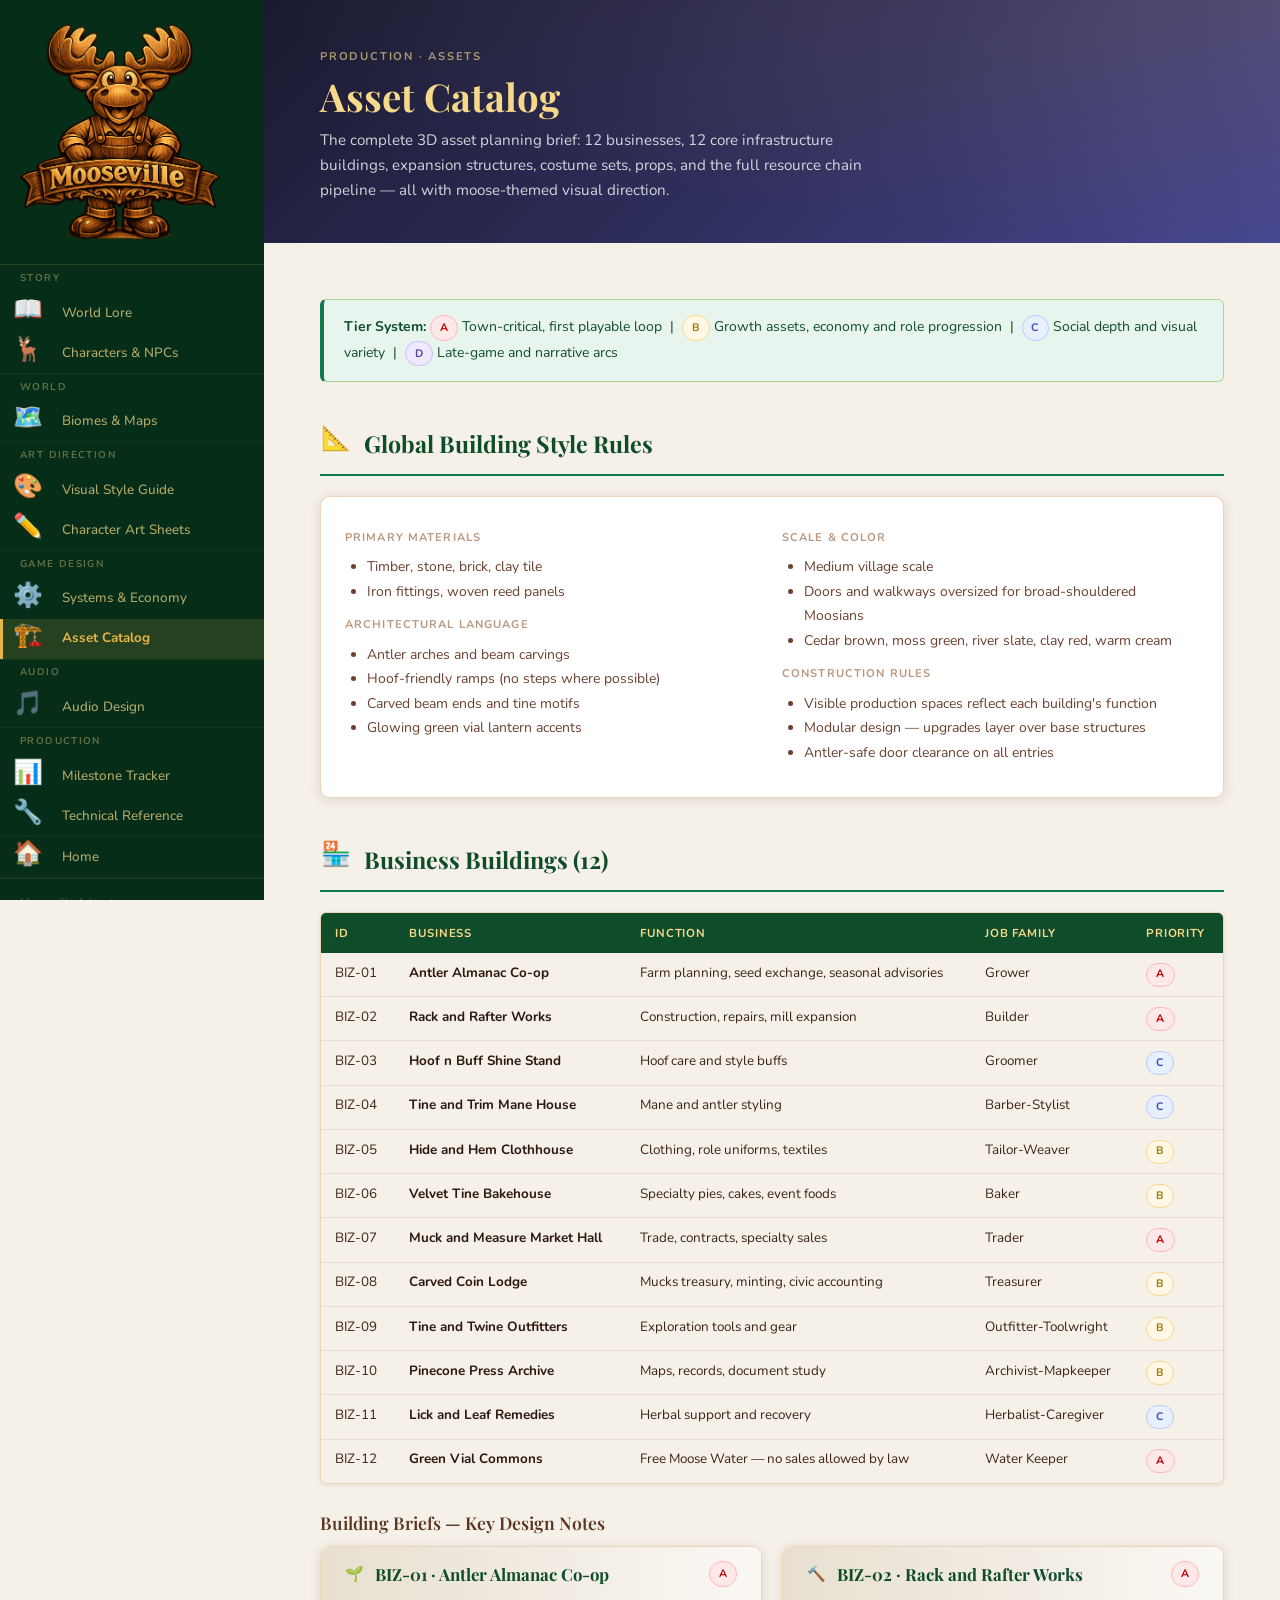
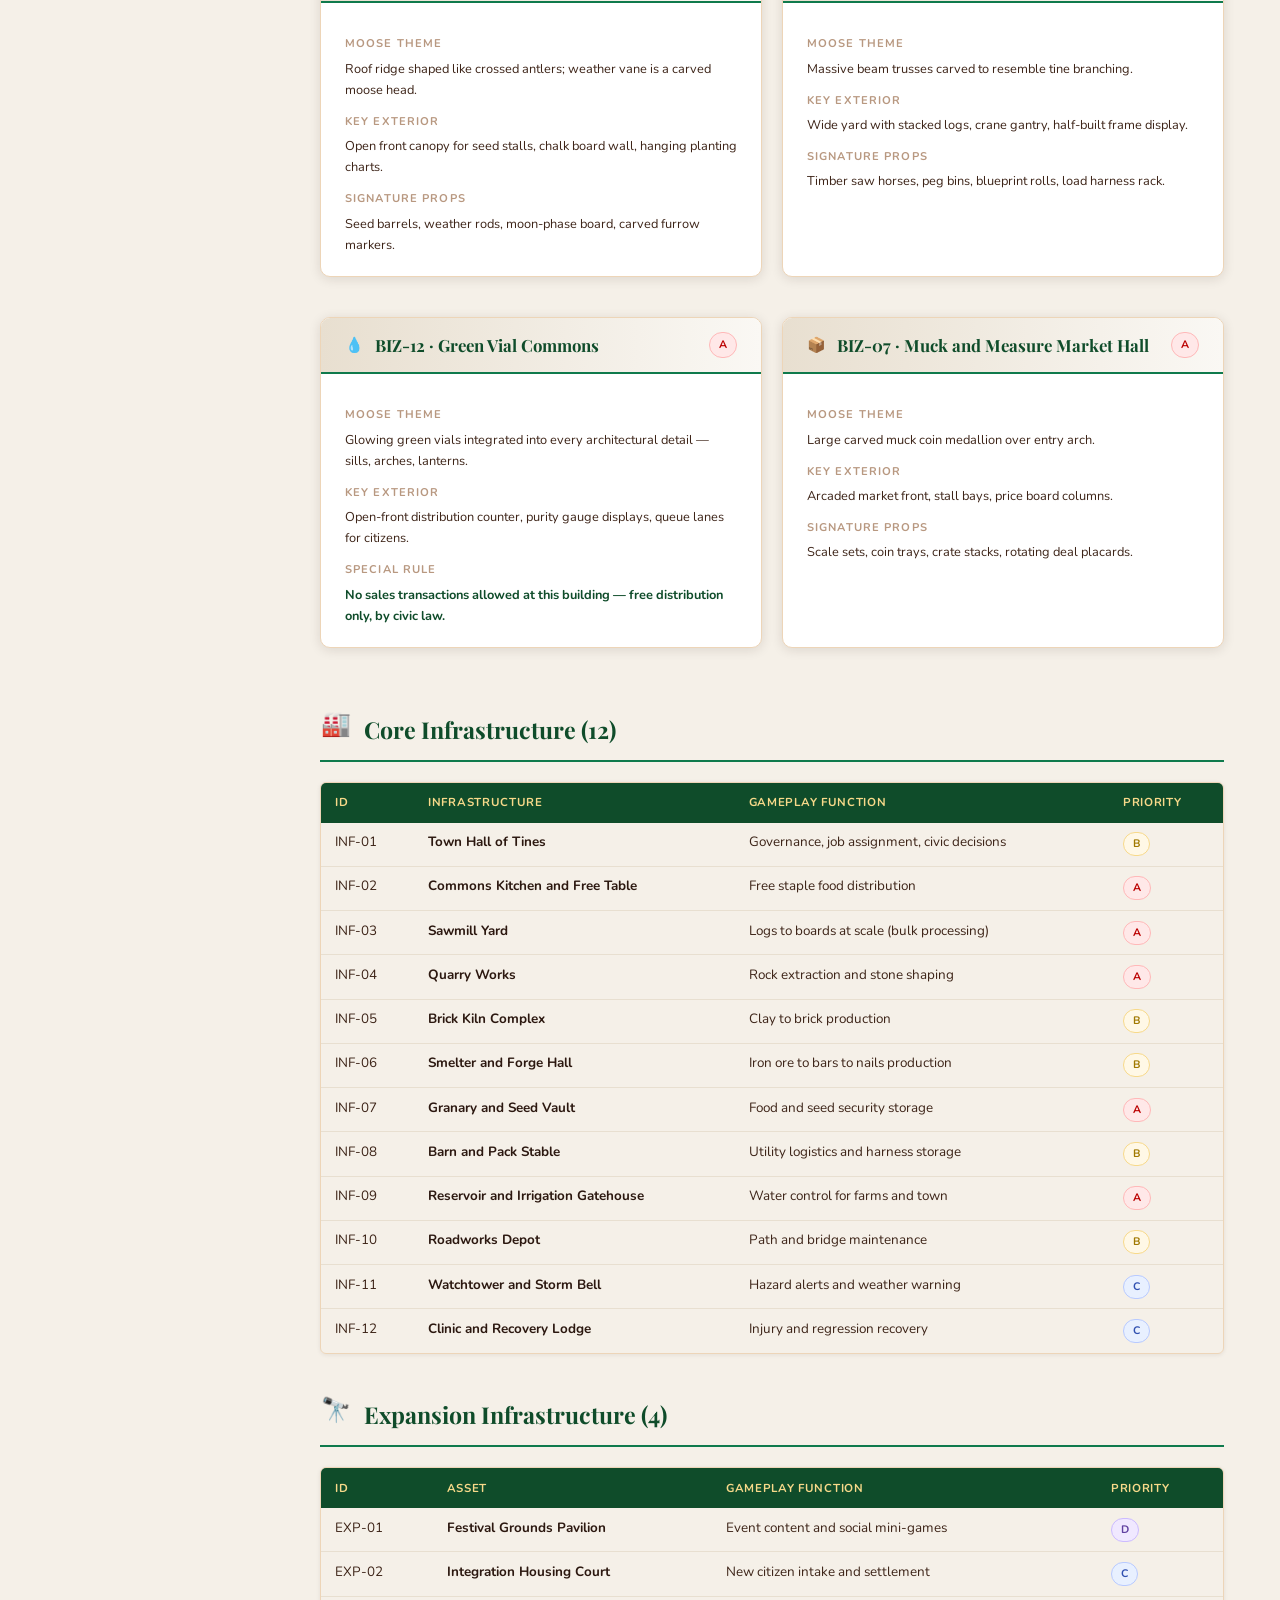
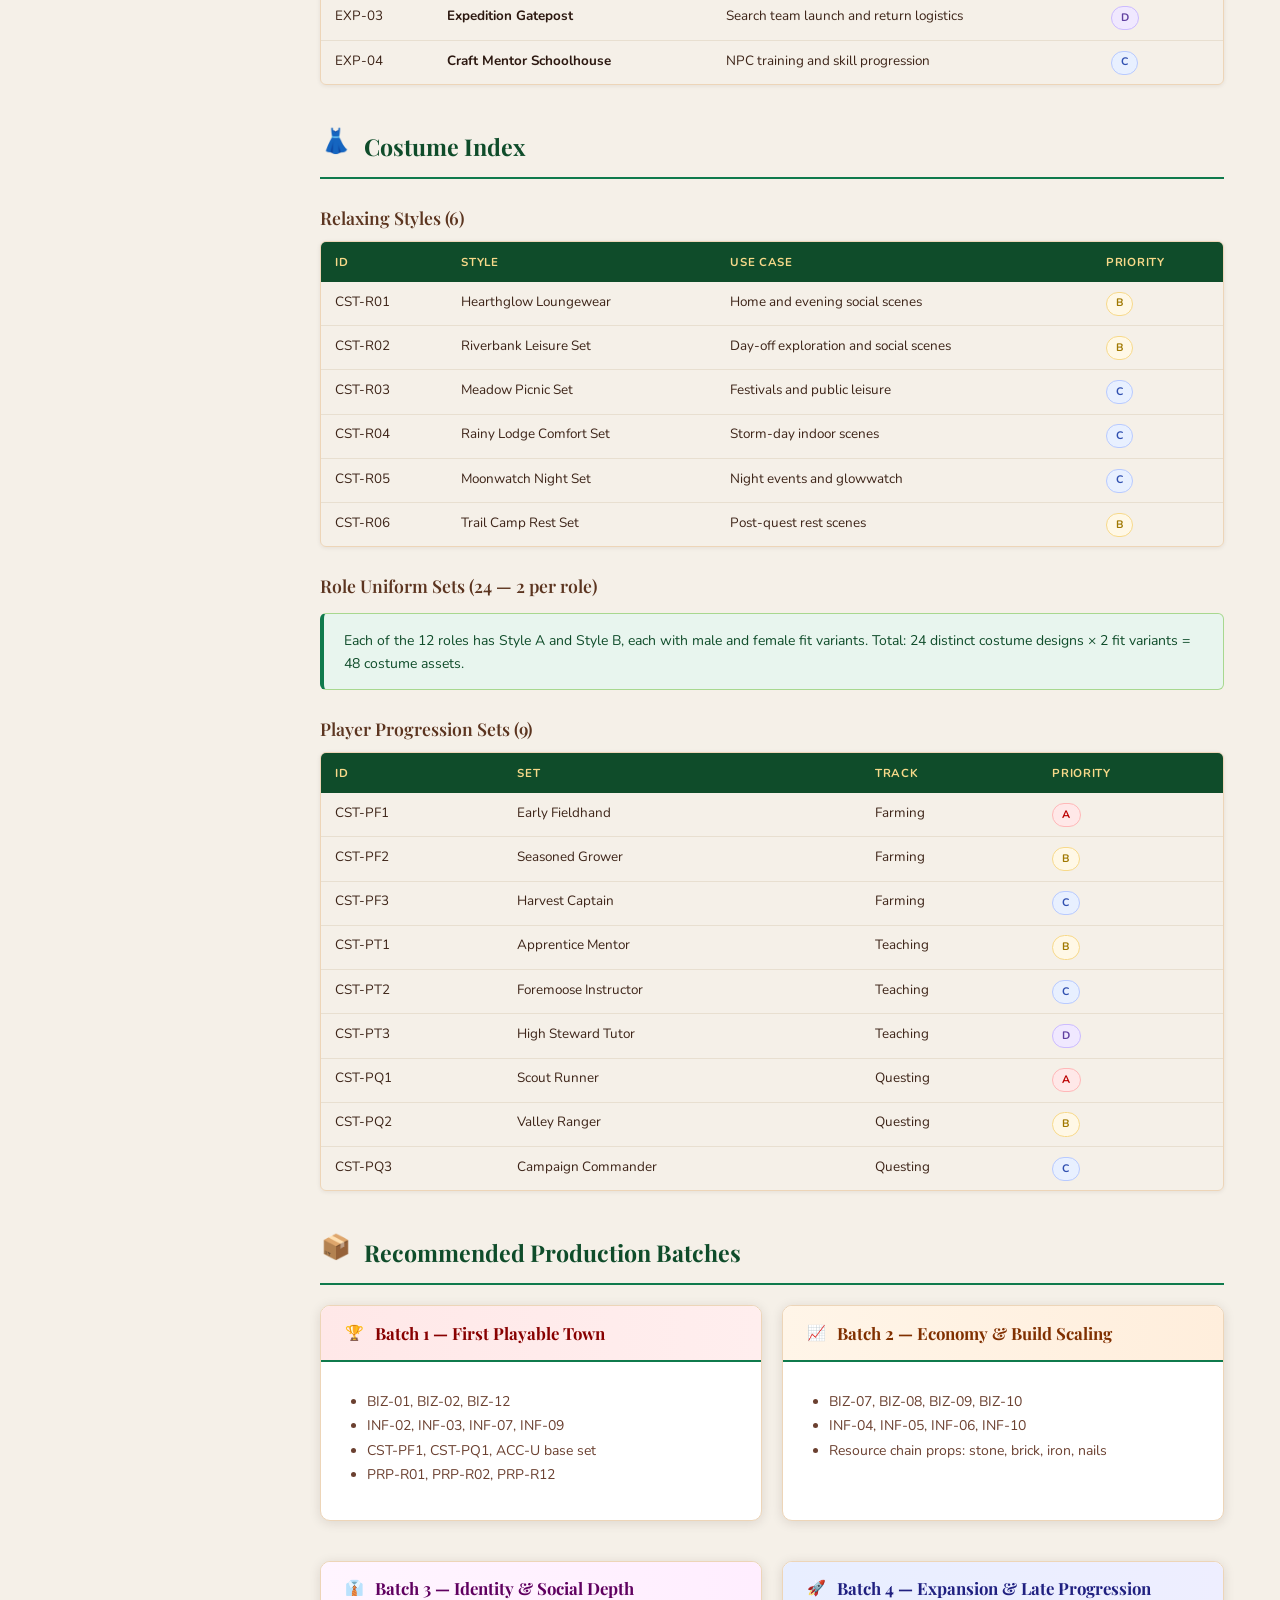
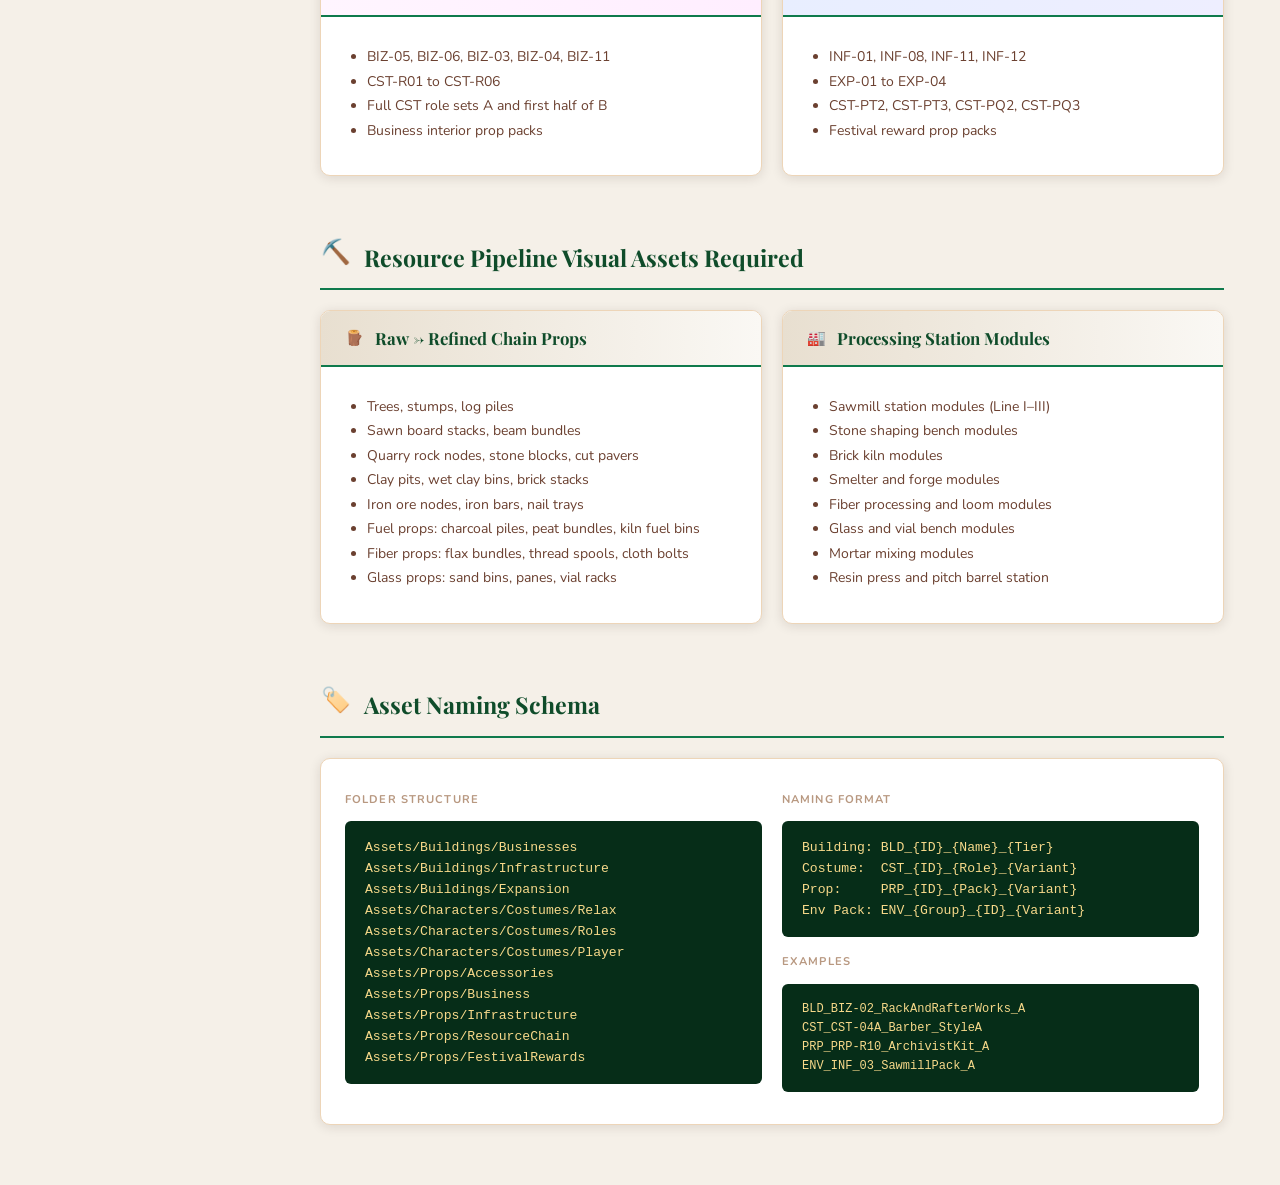
<file: docs/assets.html>
<!DOCTYPE html>
<html lang="en">
<head>
<meta charset="UTF-8">
<meta name="viewport" content="width=device-width, initial-scale=1.0">
<title>Asset Catalog — Mooseville Adventures</title>
<link rel="stylesheet" href="css/style.css">
</head>
<body>

<nav class="sidebar" id="site-nav"></nav>
<script src="js/nav.js"></script>

<main class="main">

  <div class="page-hero hero-assets">
    <div class="hero-label">Production · Assets</div>
    <h1>Asset Catalog</h1>
    <p class="hero-desc">
      The complete 3D asset planning brief: 12 businesses, 12 core infrastructure
      buildings, expansion structures, costume sets, props, and the full resource chain
      pipeline — all with moose-themed visual direction.
    </p>
  </div>

  <div class="content">

    <!-- Tier legend -->
    <div class="info-box">
      <strong>Tier System:</strong>
      <span class="badge badge-tier-a">A</span> Town-critical, first playable loop &nbsp;|&nbsp;
      <span class="badge badge-tier-b">B</span> Growth assets, economy and role progression &nbsp;|&nbsp;
      <span class="badge badge-tier-c">C</span> Social depth and visual variety &nbsp;|&nbsp;
      <span class="badge badge-tier-d">D</span> Late-game and narrative arcs
    </div>

    <!-- Global style rules -->
    <div class="section-header">
      <span class="section-icon"><img src="img/triangle-ruler.svg" alt="Triangle Ruler"></span>
      <h2>Global Building Style Rules</h2>
    </div>

    <div class="card">
      <div class="card-body">
        <div class="grid-2">
          <div>
            <div class="biome-section-title">Primary Materials</div>
            <ul class="styled-list">
              <li>Timber, stone, brick, clay tile</li>
              <li>Iron fittings, woven reed panels</li>
            </ul>
            <div class="biome-section-title">Architectural Language</div>
            <ul class="styled-list">
              <li>Antler arches and beam carvings</li>
              <li>Hoof-friendly ramps (no steps where possible)</li>
              <li>Carved beam ends and tine motifs</li>
              <li>Glowing green vial lantern accents</li>
            </ul>
          </div>
          <div>
            <div class="biome-section-title">Scale & Color</div>
            <ul class="styled-list">
              <li>Medium village scale</li>
              <li>Doors and walkways oversized for broad-shouldered Moosians</li>
              <li>Cedar brown, moss green, river slate, clay red, warm cream</li>
            </ul>
            <div class="biome-section-title">Construction Rules</div>
            <ul class="styled-list">
              <li>Visible production spaces reflect each building's function</li>
              <li>Modular design — upgrades layer over base structures</li>
              <li>Antler-safe door clearance on all entries</li>
            </ul>
          </div>
        </div>
      </div>
    </div>

    <!-- 12 Business buildings -->
    <div class="section-header">
      <span class="section-icon"><img src="img/shop.svg" alt="Shop"></span>
      <h2>Business Buildings (12)</h2>
    </div>

    <div class="table-wrap">
      <table>
        <thead>
          <tr>
            <th>ID</th>
            <th>Business</th>
            <th>Function</th>
            <th>Job Family</th>
            <th>Priority</th>
          </tr>
        </thead>
        <tbody>
          <tr><td>BIZ-01</td><td><strong>Antler Almanac Co-op</strong></td><td>Farm planning, seed exchange, seasonal advisories</td><td>Grower</td><td><span class="badge badge-tier-a">A</span></td></tr>
          <tr><td>BIZ-02</td><td><strong>Rack and Rafter Works</strong></td><td>Construction, repairs, mill expansion</td><td>Builder</td><td><span class="badge badge-tier-a">A</span></td></tr>
          <tr><td>BIZ-03</td><td><strong>Hoof n Buff Shine Stand</strong></td><td>Hoof care and style buffs</td><td>Groomer</td><td><span class="badge badge-tier-c">C</span></td></tr>
          <tr><td>BIZ-04</td><td><strong>Tine and Trim Mane House</strong></td><td>Mane and antler styling</td><td>Barber-Stylist</td><td><span class="badge badge-tier-c">C</span></td></tr>
          <tr><td>BIZ-05</td><td><strong>Hide and Hem Clothhouse</strong></td><td>Clothing, role uniforms, textiles</td><td>Tailor-Weaver</td><td><span class="badge badge-tier-b">B</span></td></tr>
          <tr><td>BIZ-06</td><td><strong>Velvet Tine Bakehouse</strong></td><td>Specialty pies, cakes, event foods</td><td>Baker</td><td><span class="badge badge-tier-b">B</span></td></tr>
          <tr><td>BIZ-07</td><td><strong>Muck and Measure Market Hall</strong></td><td>Trade, contracts, specialty sales</td><td>Trader</td><td><span class="badge badge-tier-a">A</span></td></tr>
          <tr><td>BIZ-08</td><td><strong>Carved Coin Lodge</strong></td><td>Mucks treasury, minting, civic accounting</td><td>Treasurer</td><td><span class="badge badge-tier-b">B</span></td></tr>
          <tr><td>BIZ-09</td><td><strong>Tine and Twine Outfitters</strong></td><td>Exploration tools and gear</td><td>Outfitter-Toolwright</td><td><span class="badge badge-tier-b">B</span></td></tr>
          <tr><td>BIZ-10</td><td><strong>Pinecone Press Archive</strong></td><td>Maps, records, document study</td><td>Archivist-Mapkeeper</td><td><span class="badge badge-tier-b">B</span></td></tr>
          <tr><td>BIZ-11</td><td><strong>Lick and Leaf Remedies</strong></td><td>Herbal support and recovery</td><td>Herbalist-Caregiver</td><td><span class="badge badge-tier-c">C</span></td></tr>
          <tr><td>BIZ-12</td><td><strong>Green Vial Commons</strong></td><td>Free Moose Water — no sales allowed by law</td><td>Water Keeper</td><td><span class="badge badge-tier-a">A</span></td></tr>
        </tbody>
      </table>
    </div>

    <!-- Building briefs -->
    <h3 class="subsection-header">Building Briefs — Key Design Notes</h3>

    <div class="grid-2">
      <div class="card">
        <div class="card-header"><span>🌱</span><h3>BIZ-01 · Antler Almanac Co-op</h3><span class="card-tag"><span class="badge badge-tier-a">A</span></span></div>
        <div class="card-body">
          <div class="biome-section-title">Moose Theme</div>
          <p class="text-sm">Roof ridge shaped like crossed antlers; weather vane is a carved moose head.</p>
          <div class="biome-section-title">Key Exterior</div>
          <p class="text-sm">Open front canopy for seed stalls, chalk board wall, hanging planting charts.</p>
          <div class="biome-section-title">Signature Props</div>
          <p class="text-sm">Seed barrels, weather rods, moon-phase board, carved furrow markers.</p>
        </div>
      </div>
      <div class="card">
        <div class="card-header"><span>🔨</span><h3>BIZ-02 · Rack and Rafter Works</h3><span class="card-tag"><span class="badge badge-tier-a">A</span></span></div>
        <div class="card-body">
          <div class="biome-section-title">Moose Theme</div>
          <p class="text-sm">Massive beam trusses carved to resemble tine branching.</p>
          <div class="biome-section-title">Key Exterior</div>
          <p class="text-sm">Wide yard with stacked logs, crane gantry, half-built frame display.</p>
          <div class="biome-section-title">Signature Props</div>
          <p class="text-sm">Timber saw horses, peg bins, blueprint rolls, load harness rack.</p>
        </div>
      </div>
      <div class="card">
        <div class="card-header"><span>💧</span><h3>BIZ-12 · Green Vial Commons</h3><span class="card-tag"><span class="badge badge-tier-a">A</span></span></div>
        <div class="card-body">
          <div class="biome-section-title">Moose Theme</div>
          <p class="text-sm">Glowing green vials integrated into every architectural detail — sills, arches, lanterns.</p>
          <div class="biome-section-title">Key Exterior</div>
          <p class="text-sm">Open-front distribution counter, purity gauge displays, queue lanes for citizens.</p>
          <div class="biome-section-title">Special Rule</div>
          <p class="text-sm" style="color:var(--emerald-dark);font-weight:700">No sales transactions allowed at this building — free distribution only, by civic law.</p>
        </div>
      </div>
      <div class="card">
        <div class="card-header"><span>📦</span><h3>BIZ-07 · Muck and Measure Market Hall</h3><span class="card-tag"><span class="badge badge-tier-a">A</span></span></div>
        <div class="card-body">
          <div class="biome-section-title">Moose Theme</div>
          <p class="text-sm">Large carved muck coin medallion over entry arch.</p>
          <div class="biome-section-title">Key Exterior</div>
          <p class="text-sm">Arcaded market front, stall bays, price board columns.</p>
          <div class="biome-section-title">Signature Props</div>
          <p class="text-sm">Scale sets, coin trays, crate stacks, rotating deal placards.</p>
        </div>
      </div>
    </div>

    <!-- Infrastructure buildings -->
    <div class="section-header">
      <span class="section-icon"><img src="img/factory.svg" alt="Factory"></span>
      <h2>Core Infrastructure (12)</h2>
    </div>

    <div class="table-wrap">
      <table>
        <thead>
          <tr><th>ID</th><th>Infrastructure</th><th>Gameplay Function</th><th>Priority</th></tr>
        </thead>
        <tbody>
          <tr><td>INF-01</td><td><strong>Town Hall of Tines</strong></td><td>Governance, job assignment, civic decisions</td><td><span class="badge badge-tier-b">B</span></td></tr>
          <tr><td>INF-02</td><td><strong>Commons Kitchen and Free Table</strong></td><td>Free staple food distribution</td><td><span class="badge badge-tier-a">A</span></td></tr>
          <tr><td>INF-03</td><td><strong>Sawmill Yard</strong></td><td>Logs to boards at scale (bulk processing)</td><td><span class="badge badge-tier-a">A</span></td></tr>
          <tr><td>INF-04</td><td><strong>Quarry Works</strong></td><td>Rock extraction and stone shaping</td><td><span class="badge badge-tier-a">A</span></td></tr>
          <tr><td>INF-05</td><td><strong>Brick Kiln Complex</strong></td><td>Clay to brick production</td><td><span class="badge badge-tier-b">B</span></td></tr>
          <tr><td>INF-06</td><td><strong>Smelter and Forge Hall</strong></td><td>Iron ore to bars to nails production</td><td><span class="badge badge-tier-b">B</span></td></tr>
          <tr><td>INF-07</td><td><strong>Granary and Seed Vault</strong></td><td>Food and seed security storage</td><td><span class="badge badge-tier-a">A</span></td></tr>
          <tr><td>INF-08</td><td><strong>Barn and Pack Stable</strong></td><td>Utility logistics and harness storage</td><td><span class="badge badge-tier-b">B</span></td></tr>
          <tr><td>INF-09</td><td><strong>Reservoir and Irrigation Gatehouse</strong></td><td>Water control for farms and town</td><td><span class="badge badge-tier-a">A</span></td></tr>
          <tr><td>INF-10</td><td><strong>Roadworks Depot</strong></td><td>Path and bridge maintenance</td><td><span class="badge badge-tier-b">B</span></td></tr>
          <tr><td>INF-11</td><td><strong>Watchtower and Storm Bell</strong></td><td>Hazard alerts and weather warning</td><td><span class="badge badge-tier-c">C</span></td></tr>
          <tr><td>INF-12</td><td><strong>Clinic and Recovery Lodge</strong></td><td>Injury and regression recovery</td><td><span class="badge badge-tier-c">C</span></td></tr>
        </tbody>
      </table>
    </div>

    <!-- Expansion infrastructure -->
    <div class="section-header">
      <span class="section-icon"><img src="img/telescope.svg" alt="Telescope"></span>
      <h2>Expansion Infrastructure (4)</h2>
    </div>

    <div class="table-wrap">
      <table>
        <thead>
          <tr><th>ID</th><th>Asset</th><th>Gameplay Function</th><th>Priority</th></tr>
        </thead>
        <tbody>
          <tr><td>EXP-01</td><td><strong>Festival Grounds Pavilion</strong></td><td>Event content and social mini-games</td><td><span class="badge badge-tier-d">D</span></td></tr>
          <tr><td>EXP-02</td><td><strong>Integration Housing Court</strong></td><td>New citizen intake and settlement</td><td><span class="badge badge-tier-c">C</span></td></tr>
          <tr><td>EXP-03</td><td><strong>Expedition Gatepost</strong></td><td>Search team launch and return logistics</td><td><span class="badge badge-tier-d">D</span></td></tr>
          <tr><td>EXP-04</td><td><strong>Craft Mentor Schoolhouse</strong></td><td>NPC training and skill progression</td><td><span class="badge badge-tier-c">C</span></td></tr>
        </tbody>
      </table>
    </div>

    <!-- Costume index -->
    <div class="section-header">
      <span class="section-icon"><img src="img/dress.svg" alt="Dress"></span>
      <h2>Costume Index</h2>
    </div>

    <h3 class="subsection-header">Relaxing Styles (6)</h3>
    <div class="table-wrap">
      <table>
        <thead>
          <tr><th>ID</th><th>Style</th><th>Use Case</th><th>Priority</th></tr>
        </thead>
        <tbody>
          <tr><td>CST-R01</td><td>Hearthglow Loungewear</td><td>Home and evening social scenes</td><td><span class="badge badge-tier-b">B</span></td></tr>
          <tr><td>CST-R02</td><td>Riverbank Leisure Set</td><td>Day-off exploration and social scenes</td><td><span class="badge badge-tier-b">B</span></td></tr>
          <tr><td>CST-R03</td><td>Meadow Picnic Set</td><td>Festivals and public leisure</td><td><span class="badge badge-tier-c">C</span></td></tr>
          <tr><td>CST-R04</td><td>Rainy Lodge Comfort Set</td><td>Storm-day indoor scenes</td><td><span class="badge badge-tier-c">C</span></td></tr>
          <tr><td>CST-R05</td><td>Moonwatch Night Set</td><td>Night events and glowwatch</td><td><span class="badge badge-tier-c">C</span></td></tr>
          <tr><td>CST-R06</td><td>Trail Camp Rest Set</td><td>Post-quest rest scenes</td><td><span class="badge badge-tier-b">B</span></td></tr>
        </tbody>
      </table>
    </div>

    <h3 class="subsection-header">Role Uniform Sets (24 — 2 per role)</h3>
    <div class="info-box">
      Each of the 12 roles has Style A and Style B, each with male and female fit variants.
      Total: 24 distinct costume designs × 2 fit variants = 48 costume assets.
    </div>

    <h3 class="subsection-header">Player Progression Sets (9)</h3>
    <div class="table-wrap">
      <table>
        <thead>
          <tr><th>ID</th><th>Set</th><th>Track</th><th>Priority</th></tr>
        </thead>
        <tbody>
          <tr><td>CST-PF1</td><td>Early Fieldhand</td><td>Farming</td><td><span class="badge badge-tier-a">A</span></td></tr>
          <tr><td>CST-PF2</td><td>Seasoned Grower</td><td>Farming</td><td><span class="badge badge-tier-b">B</span></td></tr>
          <tr><td>CST-PF3</td><td>Harvest Captain</td><td>Farming</td><td><span class="badge badge-tier-c">C</span></td></tr>
          <tr><td>CST-PT1</td><td>Apprentice Mentor</td><td>Teaching</td><td><span class="badge badge-tier-b">B</span></td></tr>
          <tr><td>CST-PT2</td><td>Foremoose Instructor</td><td>Teaching</td><td><span class="badge badge-tier-c">C</span></td></tr>
          <tr><td>CST-PT3</td><td>High Steward Tutor</td><td>Teaching</td><td><span class="badge badge-tier-d">D</span></td></tr>
          <tr><td>CST-PQ1</td><td>Scout Runner</td><td>Questing</td><td><span class="badge badge-tier-a">A</span></td></tr>
          <tr><td>CST-PQ2</td><td>Valley Ranger</td><td>Questing</td><td><span class="badge badge-tier-b">B</span></td></tr>
          <tr><td>CST-PQ3</td><td>Campaign Commander</td><td>Questing</td><td><span class="badge badge-tier-c">C</span></td></tr>
        </tbody>
      </table>
    </div>

    <!-- Production batches -->
    <div class="section-header">
      <span class="section-icon"><img src="img/box.svg" alt="Box"></span>
      <h2>Recommended Production Batches</h2>
    </div>

    <div class="grid-2">
      <div class="card">
        <div class="card-header" style="background:linear-gradient(to right,#FFE8E8,#FFEEEE)">
          <span>🏆</span><h3 style="color:#800">Batch 1 — First Playable Town</h3>
        </div>
        <div class="card-body">
          <ul class="styled-list">
            <li>BIZ-01, BIZ-02, BIZ-12</li>
            <li>INF-02, INF-03, INF-07, INF-09</li>
            <li>CST-PF1, CST-PQ1, ACC-U base set</li>
            <li>PRP-R01, PRP-R02, PRP-R12</li>
          </ul>
        </div>
      </div>
      <div class="card">
        <div class="card-header" style="background:linear-gradient(to right,#FFF5E8,#FFEEDC)">
          <span>📈</span><h3 style="color:#803000">Batch 2 — Economy & Build Scaling</h3>
        </div>
        <div class="card-body">
          <ul class="styled-list">
            <li>BIZ-07, BIZ-08, BIZ-09, BIZ-10</li>
            <li>INF-04, INF-05, INF-06, INF-10</li>
            <li>Resource chain props: stone, brick, iron, nails</li>
          </ul>
        </div>
      </div>
      <div class="card">
        <div class="card-header" style="background:linear-gradient(to right,#FFF5FF,#FFEEFF)">
          <span>👔</span><h3 style="color:#600060">Batch 3 — Identity & Social Depth</h3>
        </div>
        <div class="card-body">
          <ul class="styled-list">
            <li>BIZ-05, BIZ-06, BIZ-03, BIZ-04, BIZ-11</li>
            <li>CST-R01 to CST-R06</li>
            <li>Full CST role sets A and first half of B</li>
            <li>Business interior prop packs</li>
          </ul>
        </div>
      </div>
      <div class="card">
        <div class="card-header" style="background:linear-gradient(to right,#E8EEFF,#EEEEFF)">
          <span>🚀</span><h3 style="color:#202080">Batch 4 — Expansion & Late Progression</h3>
        </div>
        <div class="card-body">
          <ul class="styled-list">
            <li>INF-01, INF-08, INF-11, INF-12</li>
            <li>EXP-01 to EXP-04</li>
            <li>CST-PT2, CST-PT3, CST-PQ2, CST-PQ3</li>
            <li>Festival reward prop packs</li>
          </ul>
        </div>
      </div>
    </div>

    <!-- Resource pipeline -->
    <div class="section-header">
      <span class="section-icon"><img src="img/pickaxe.svg" alt="Pickaxe"></span>
      <h2>Resource Pipeline Visual Assets Required</h2>
    </div>

    <div class="grid-2">
      <div class="card">
        <div class="card-header"><span>🪵</span><h3>Raw → Refined Chain Props</h3></div>
        <div class="card-body">
          <ul class="styled-list">
            <li>Trees, stumps, log piles</li>
            <li>Sawn board stacks, beam bundles</li>
            <li>Quarry rock nodes, stone blocks, cut pavers</li>
            <li>Clay pits, wet clay bins, brick stacks</li>
            <li>Iron ore nodes, iron bars, nail trays</li>
            <li>Fuel props: charcoal piles, peat bundles, kiln fuel bins</li>
            <li>Fiber props: flax bundles, thread spools, cloth bolts</li>
            <li>Glass props: sand bins, panes, vial racks</li>
          </ul>
        </div>
      </div>
      <div class="card">
        <div class="card-header"><span>🏭</span><h3>Processing Station Modules</h3></div>
        <div class="card-body">
          <ul class="styled-list">
            <li>Sawmill station modules (Line I–III)</li>
            <li>Stone shaping bench modules</li>
            <li>Brick kiln modules</li>
            <li>Smelter and forge modules</li>
            <li>Fiber processing and loom modules</li>
            <li>Glass and vial bench modules</li>
            <li>Mortar mixing modules</li>
            <li>Resin press and pitch barrel station</li>
          </ul>
        </div>
      </div>
    </div>

    <!-- Naming schema -->
    <div class="section-header">
      <span class="section-icon"><img src="img/tag.svg" alt="Tag"></span>
      <h2>Asset Naming Schema</h2>
    </div>

    <div class="card">
      <div class="card-body">
        <div class="grid-2">
          <div>
            <div class="biome-section-title">Folder Structure</div>
            <pre>Assets/Buildings/Businesses
Assets/Buildings/Infrastructure
Assets/Buildings/Expansion
Assets/Characters/Costumes/Relax
Assets/Characters/Costumes/Roles
Assets/Characters/Costumes/Player
Assets/Props/Accessories
Assets/Props/Business
Assets/Props/Infrastructure
Assets/Props/ResourceChain
Assets/Props/FestivalRewards</pre>
          </div>
          <div>
            <div class="biome-section-title">Naming Format</div>
            <pre>Building: BLD_{ID}_{Name}_{Tier}
Costume:  CST_{ID}_{Role}_{Variant}
Prop:     PRP_{ID}_{Pack}_{Variant}
Env Pack: ENV_{Group}_{ID}_{Variant}</pre>
            <div class="biome-section-title" style="margin-top:1rem">Examples</div>
            <pre style="font-size:.75rem">BLD_BIZ-02_RackAndRafterWorks_A
CST_CST-04A_Barber_StyleA
PRP_PRP-R10_ArchivistKit_A
ENV_INF_03_SawmillPack_A</pre>
          </div>
        </div>
      </div>
    </div>

  </div><!-- /.content -->
</main>

<script src="js/site.js"></script>
</body>
</html>
</file>
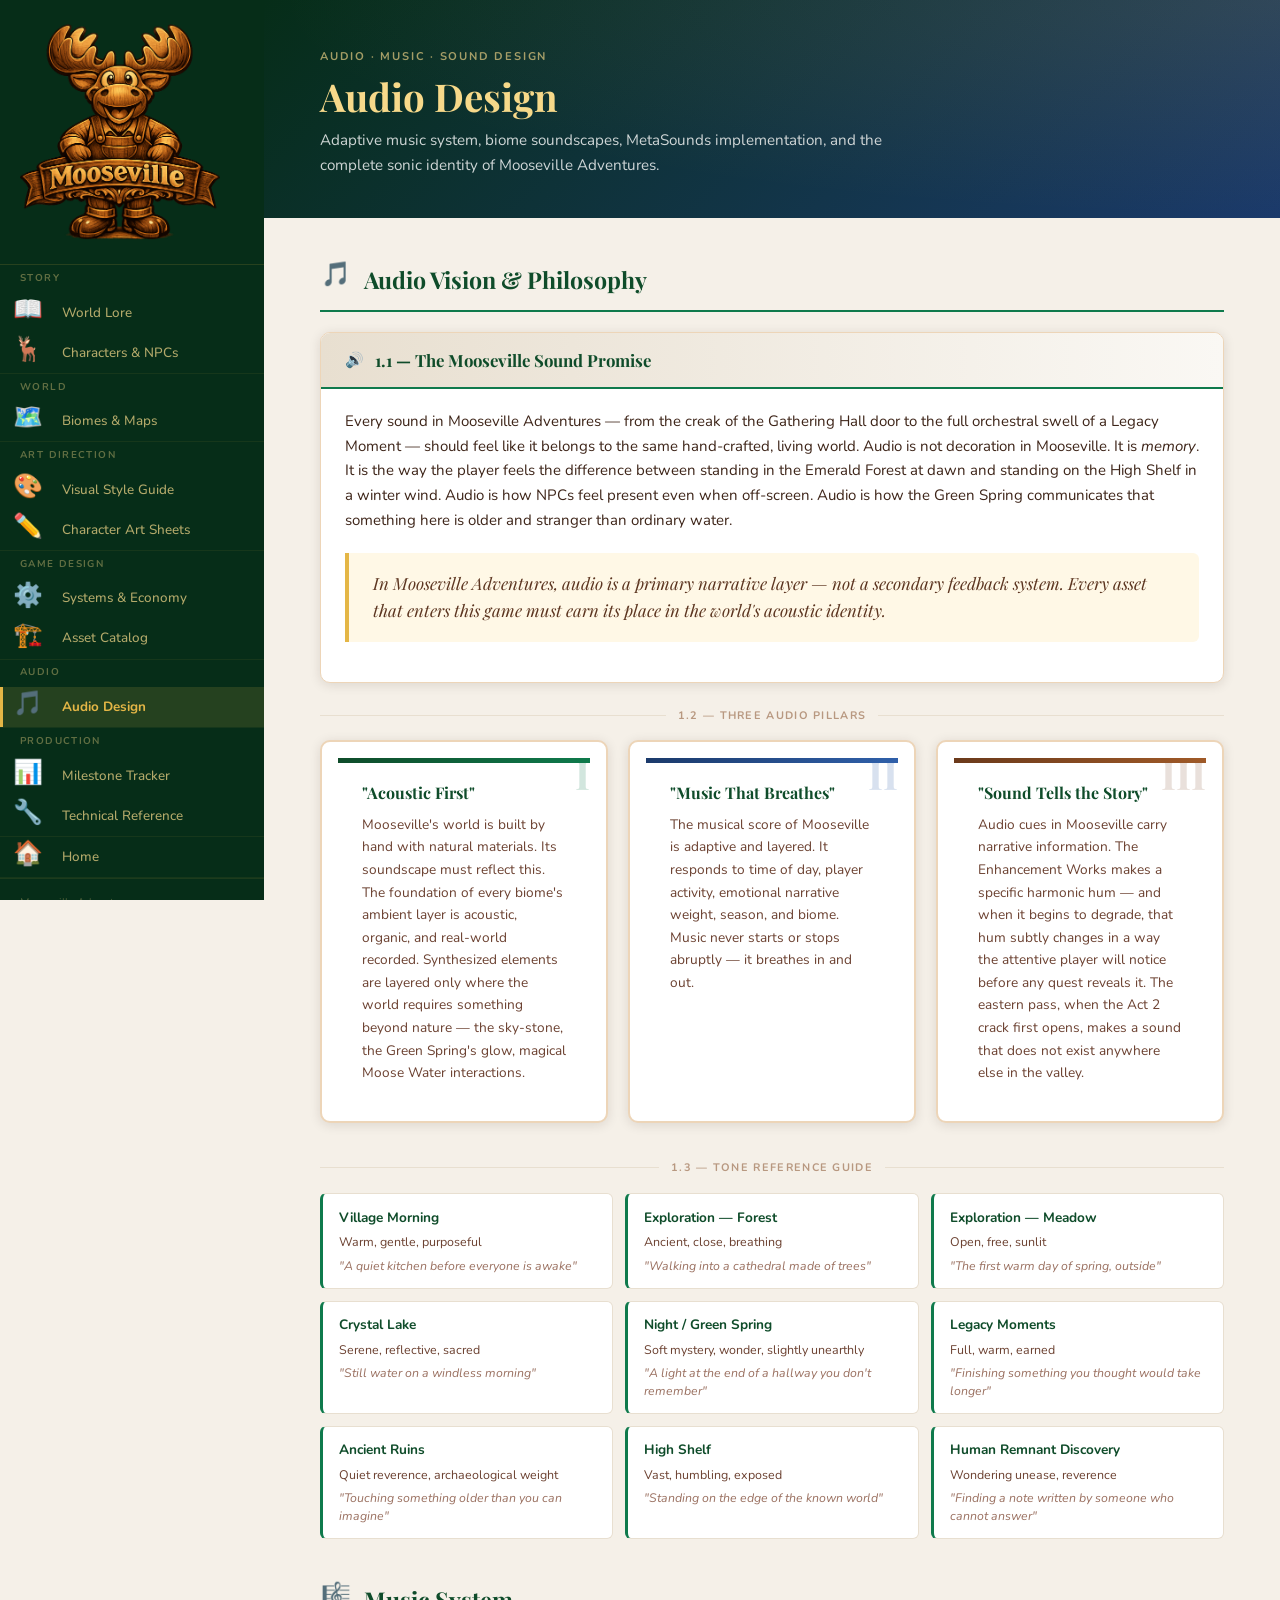
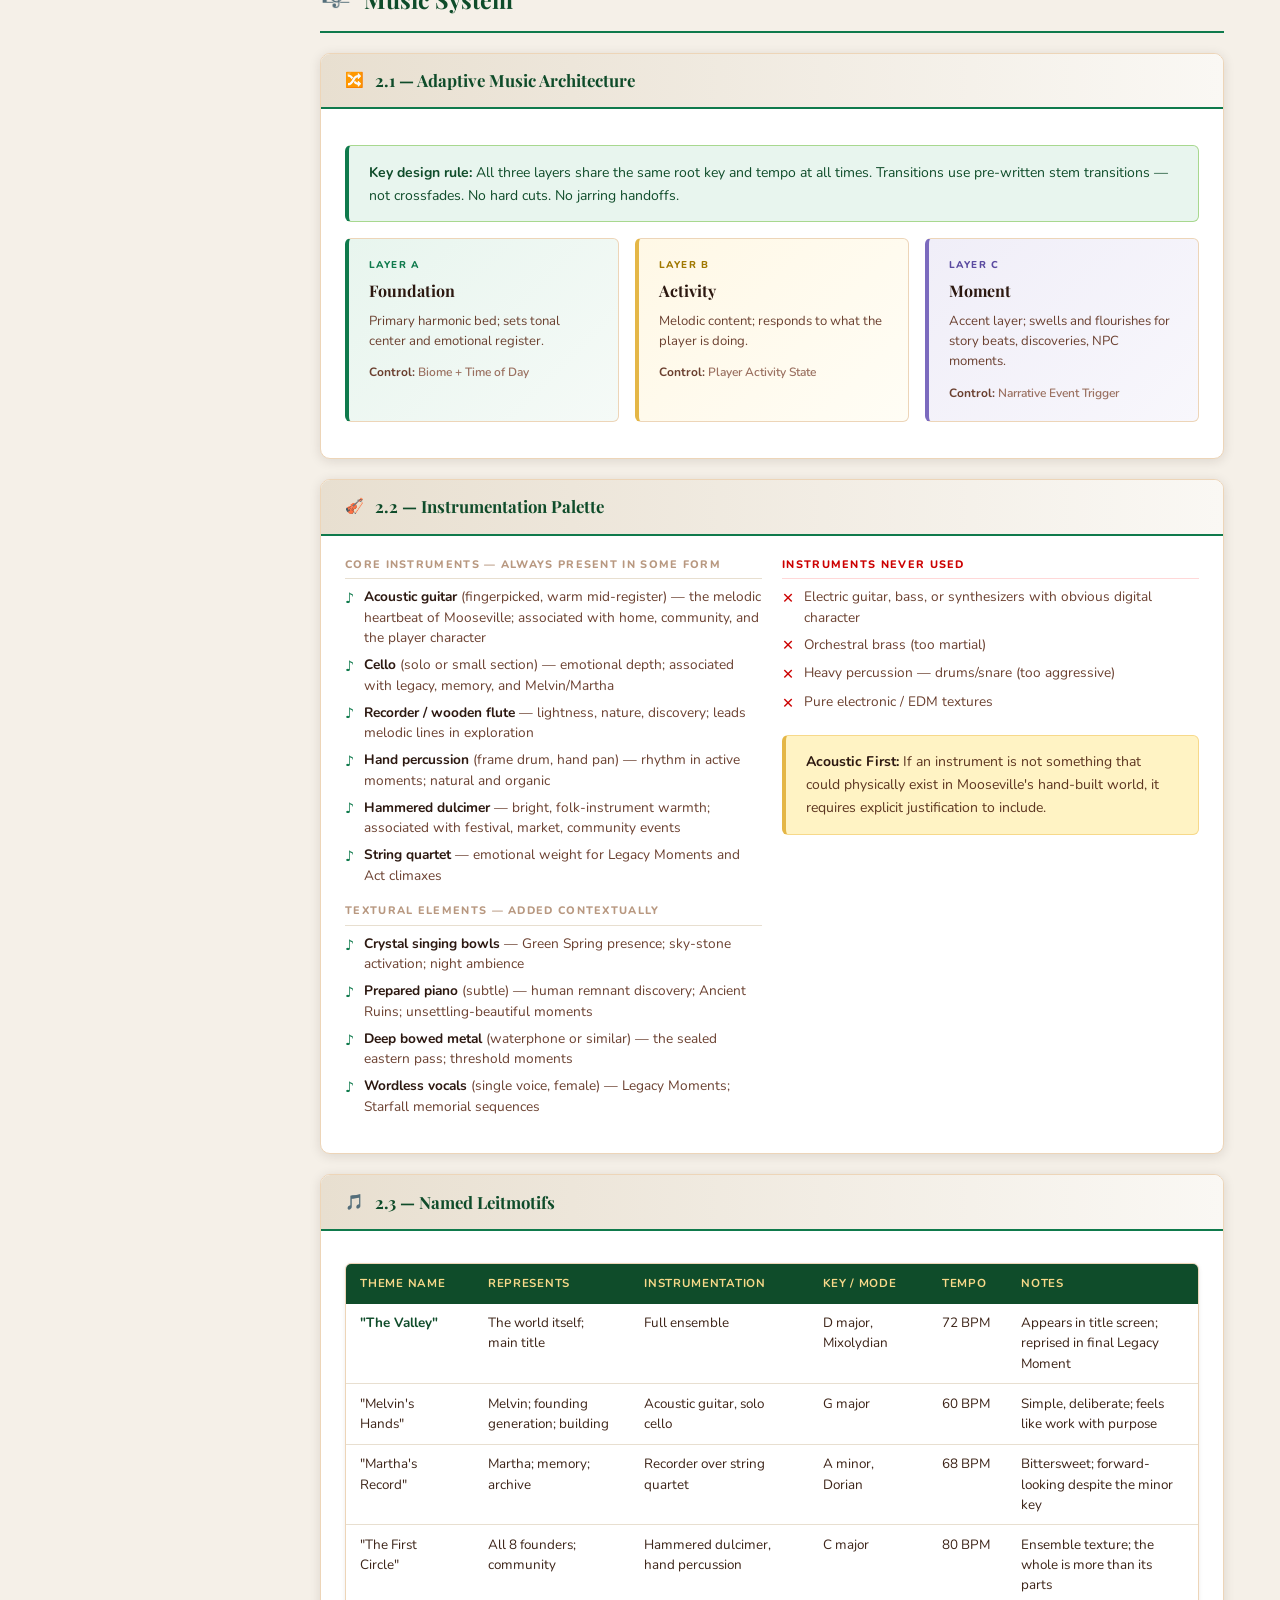
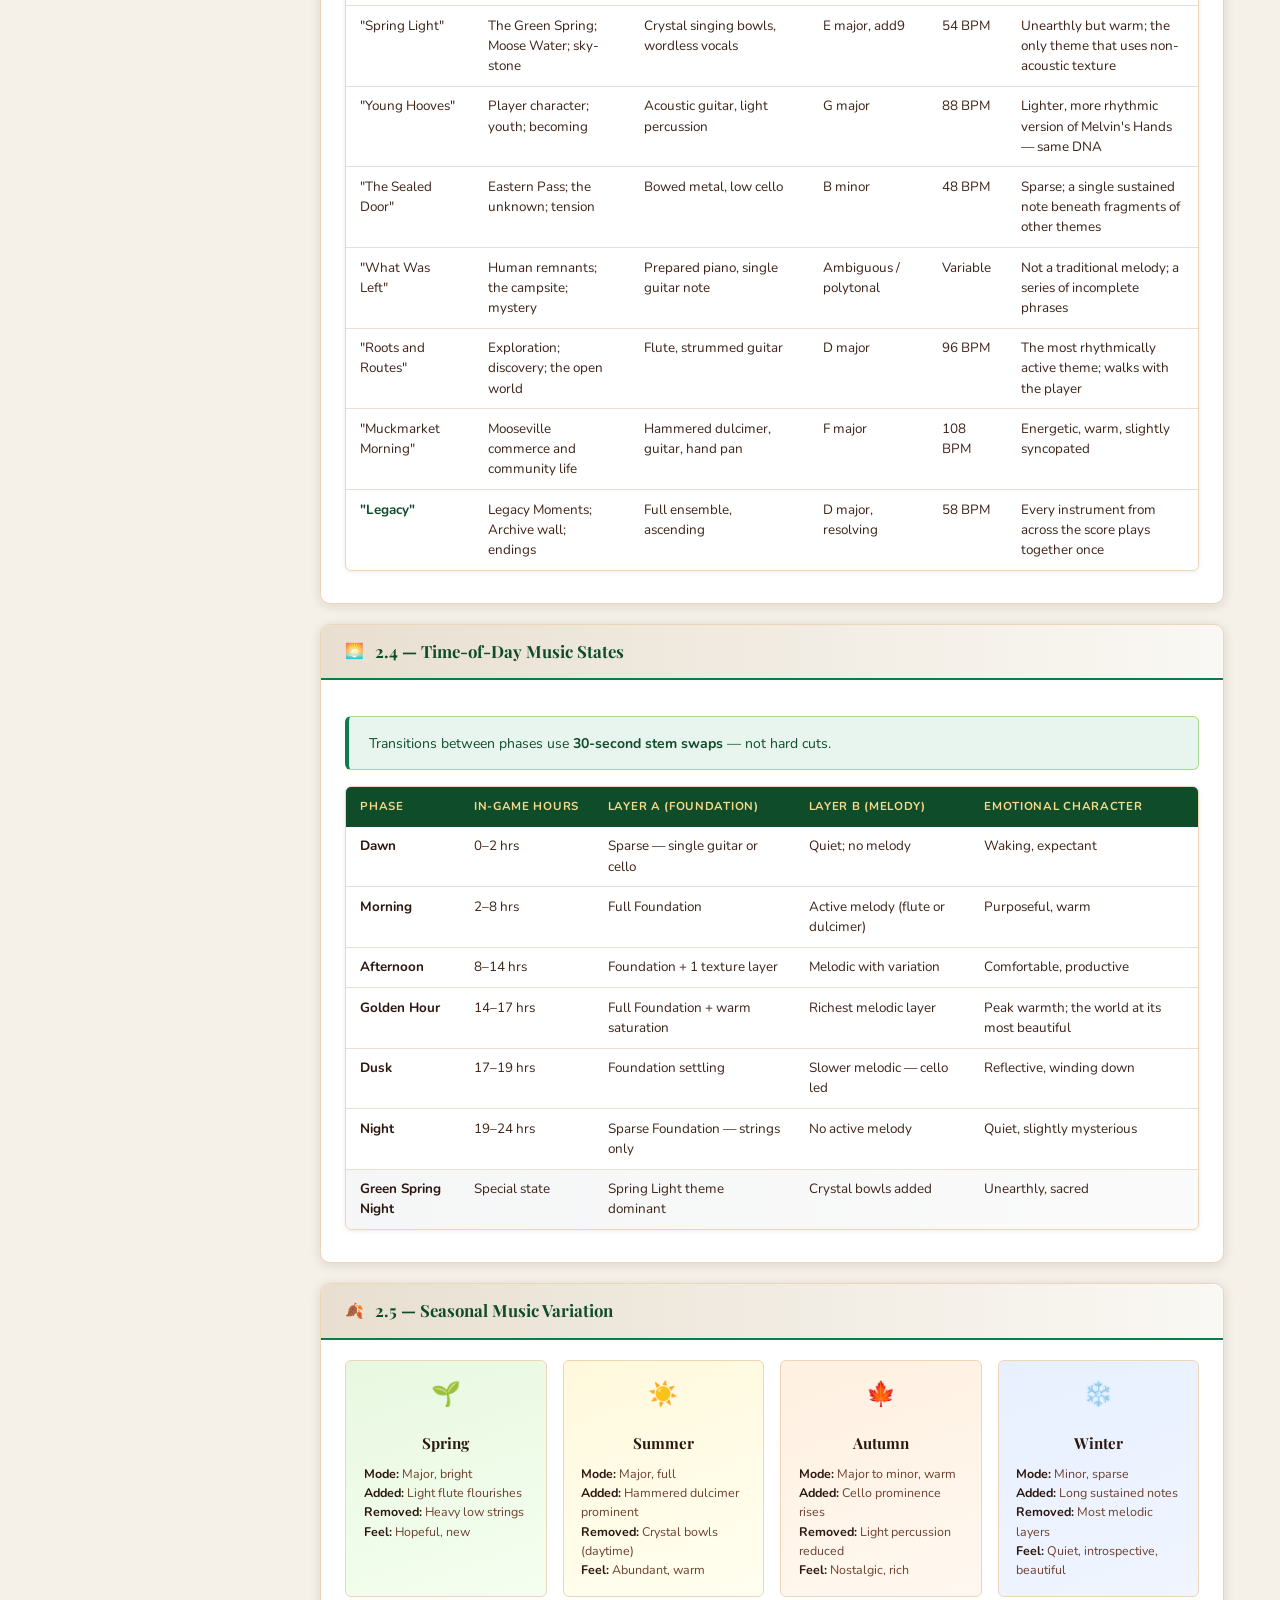
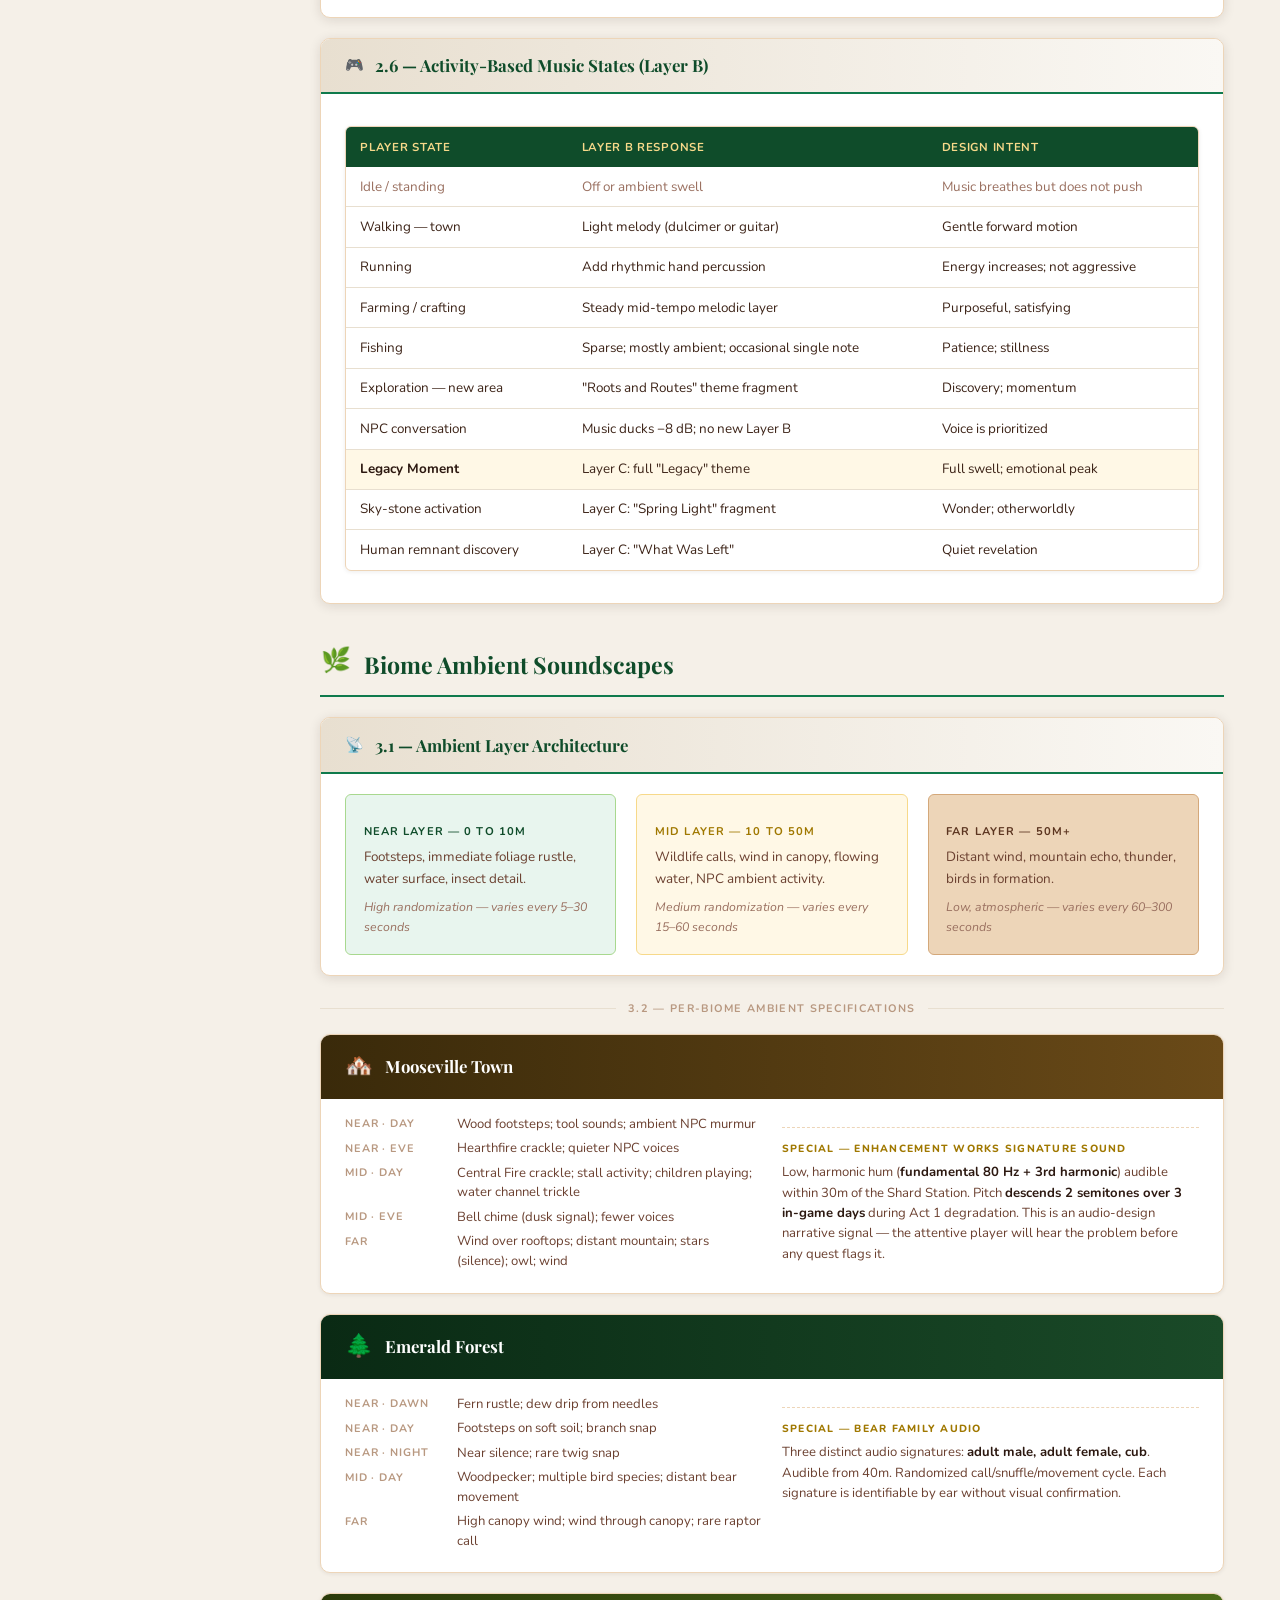
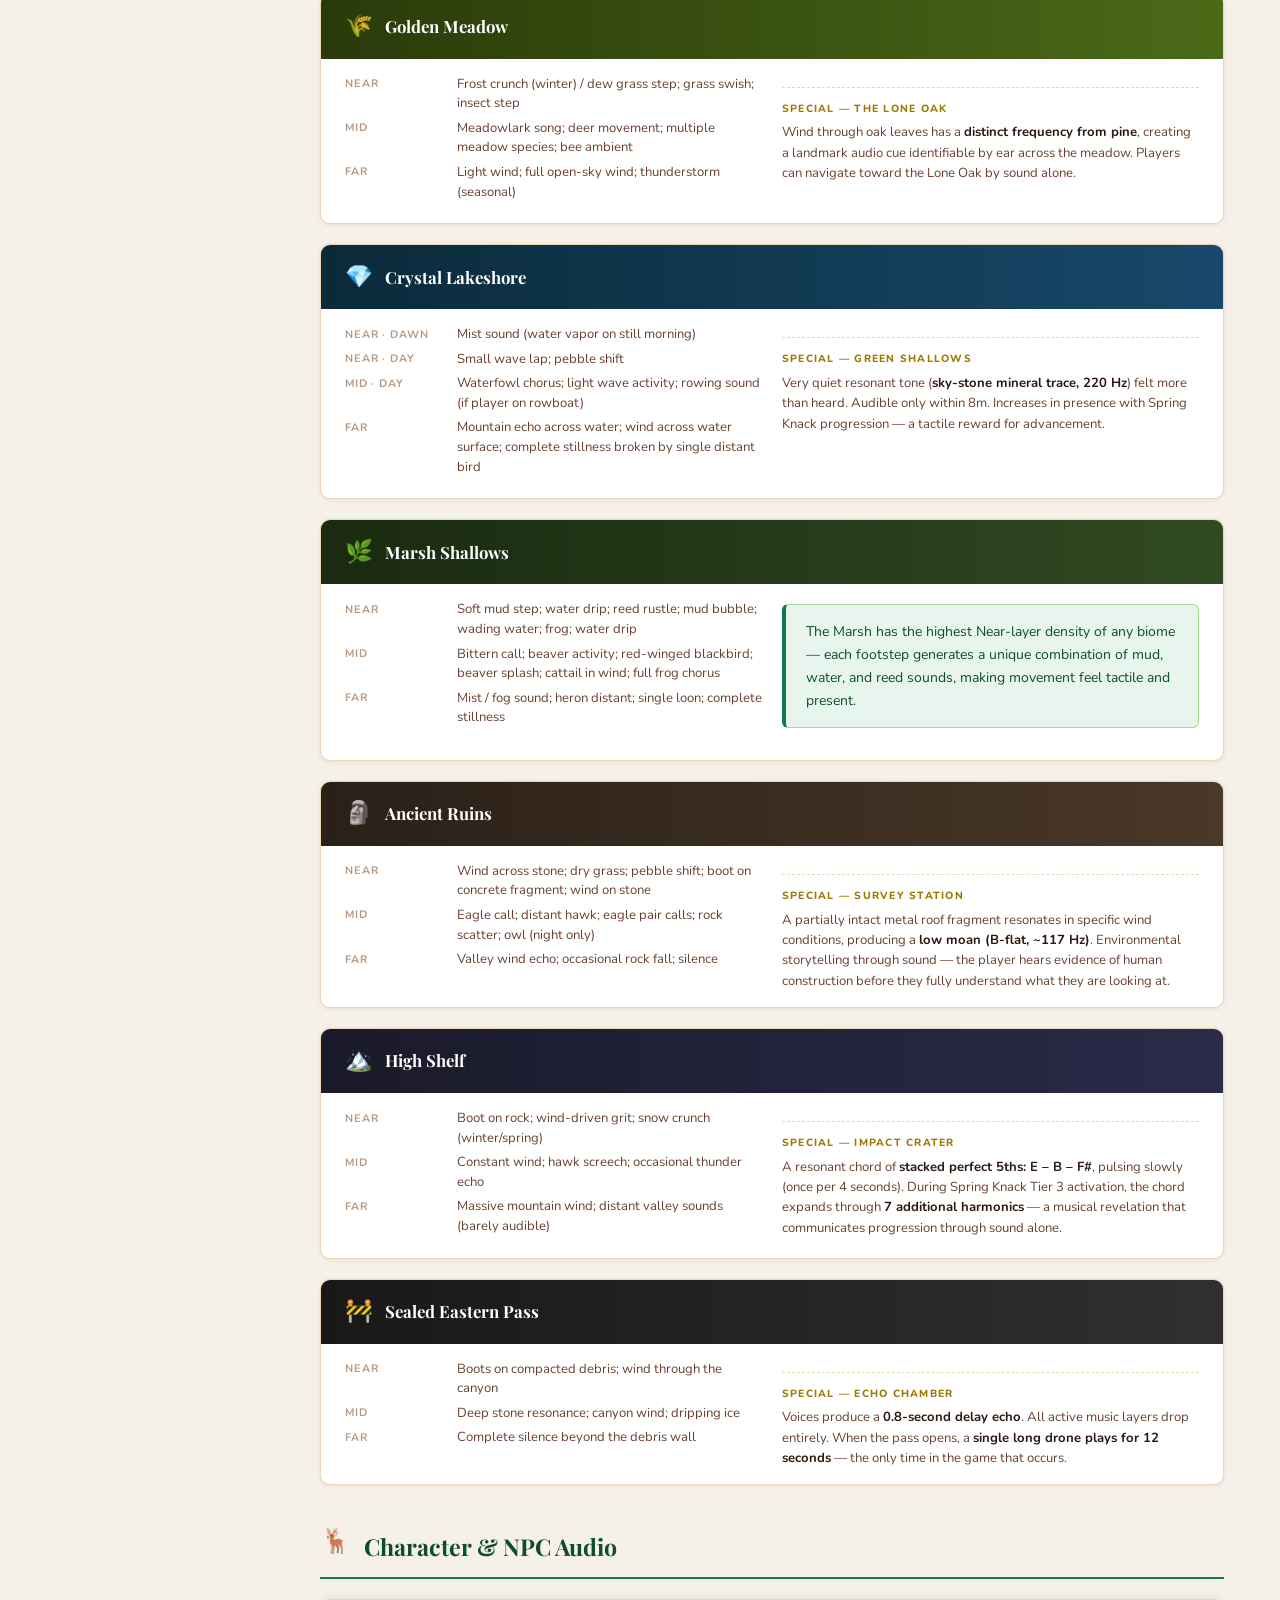
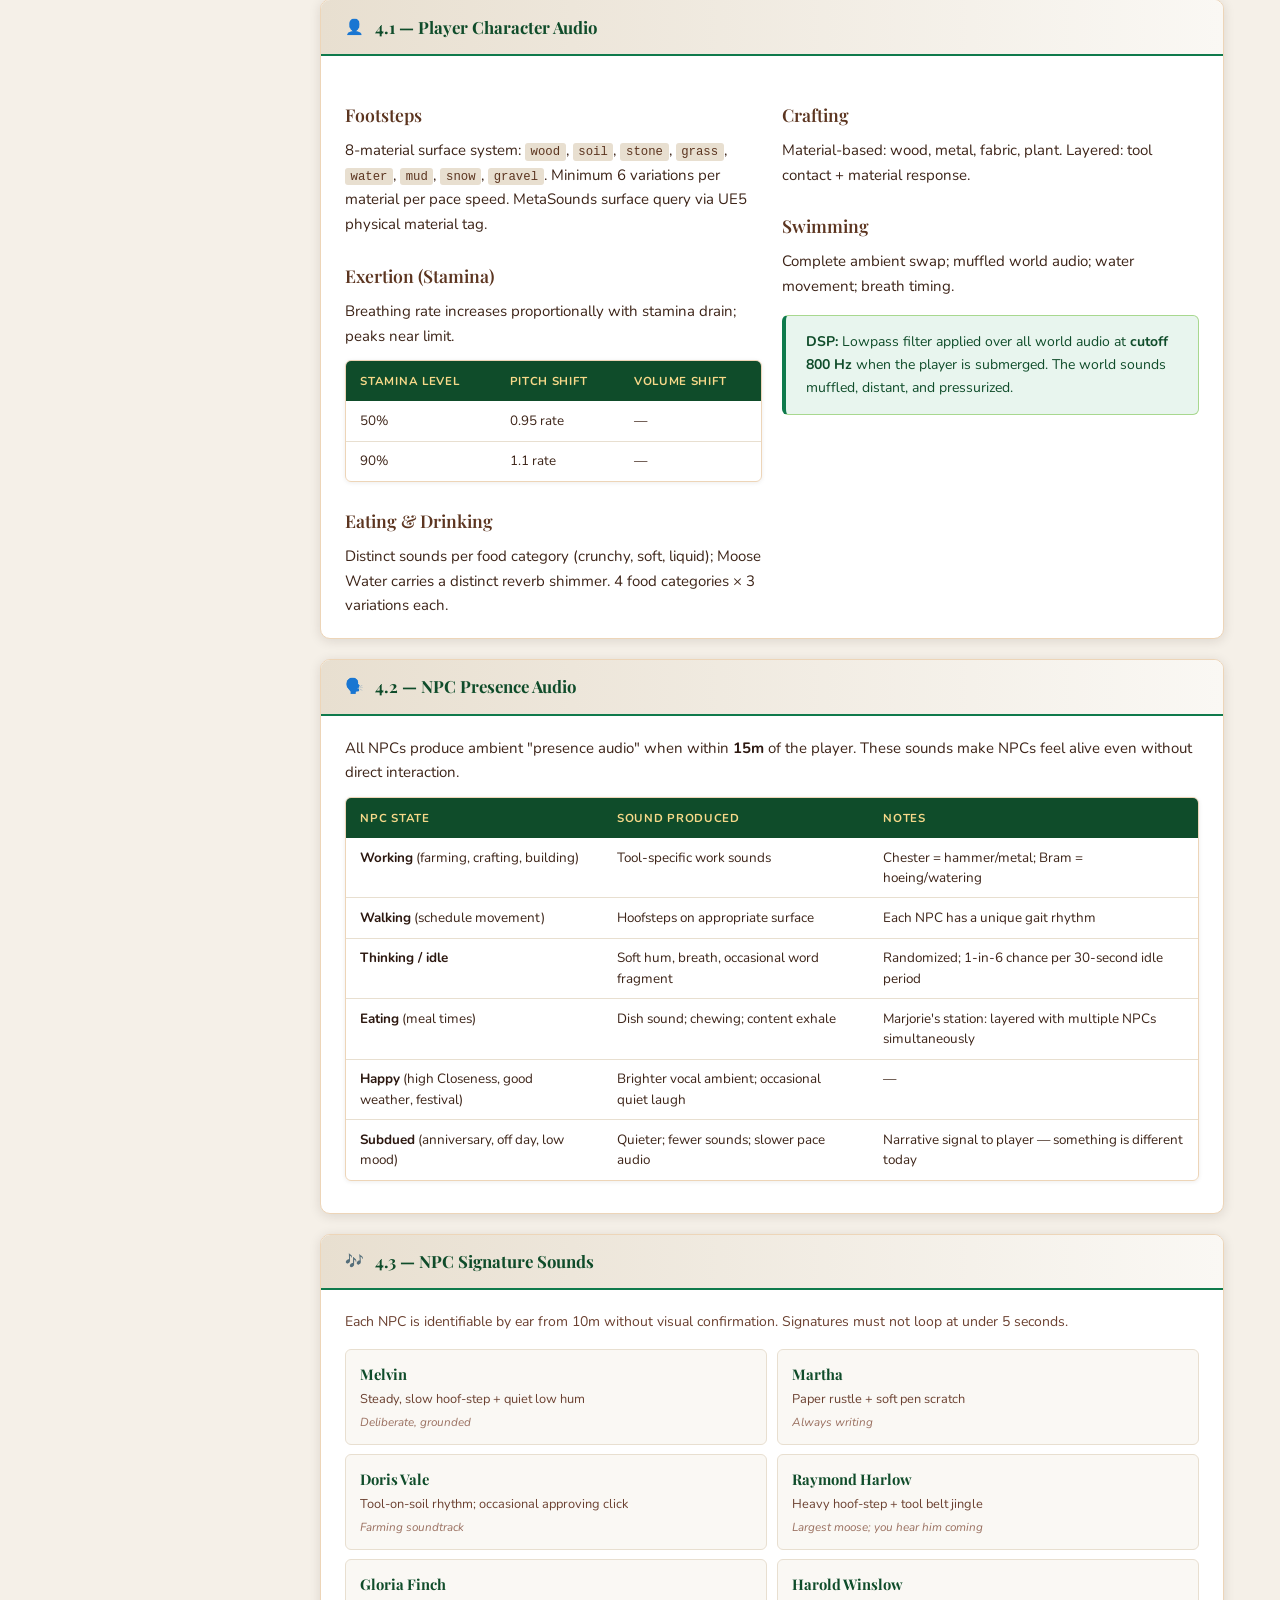
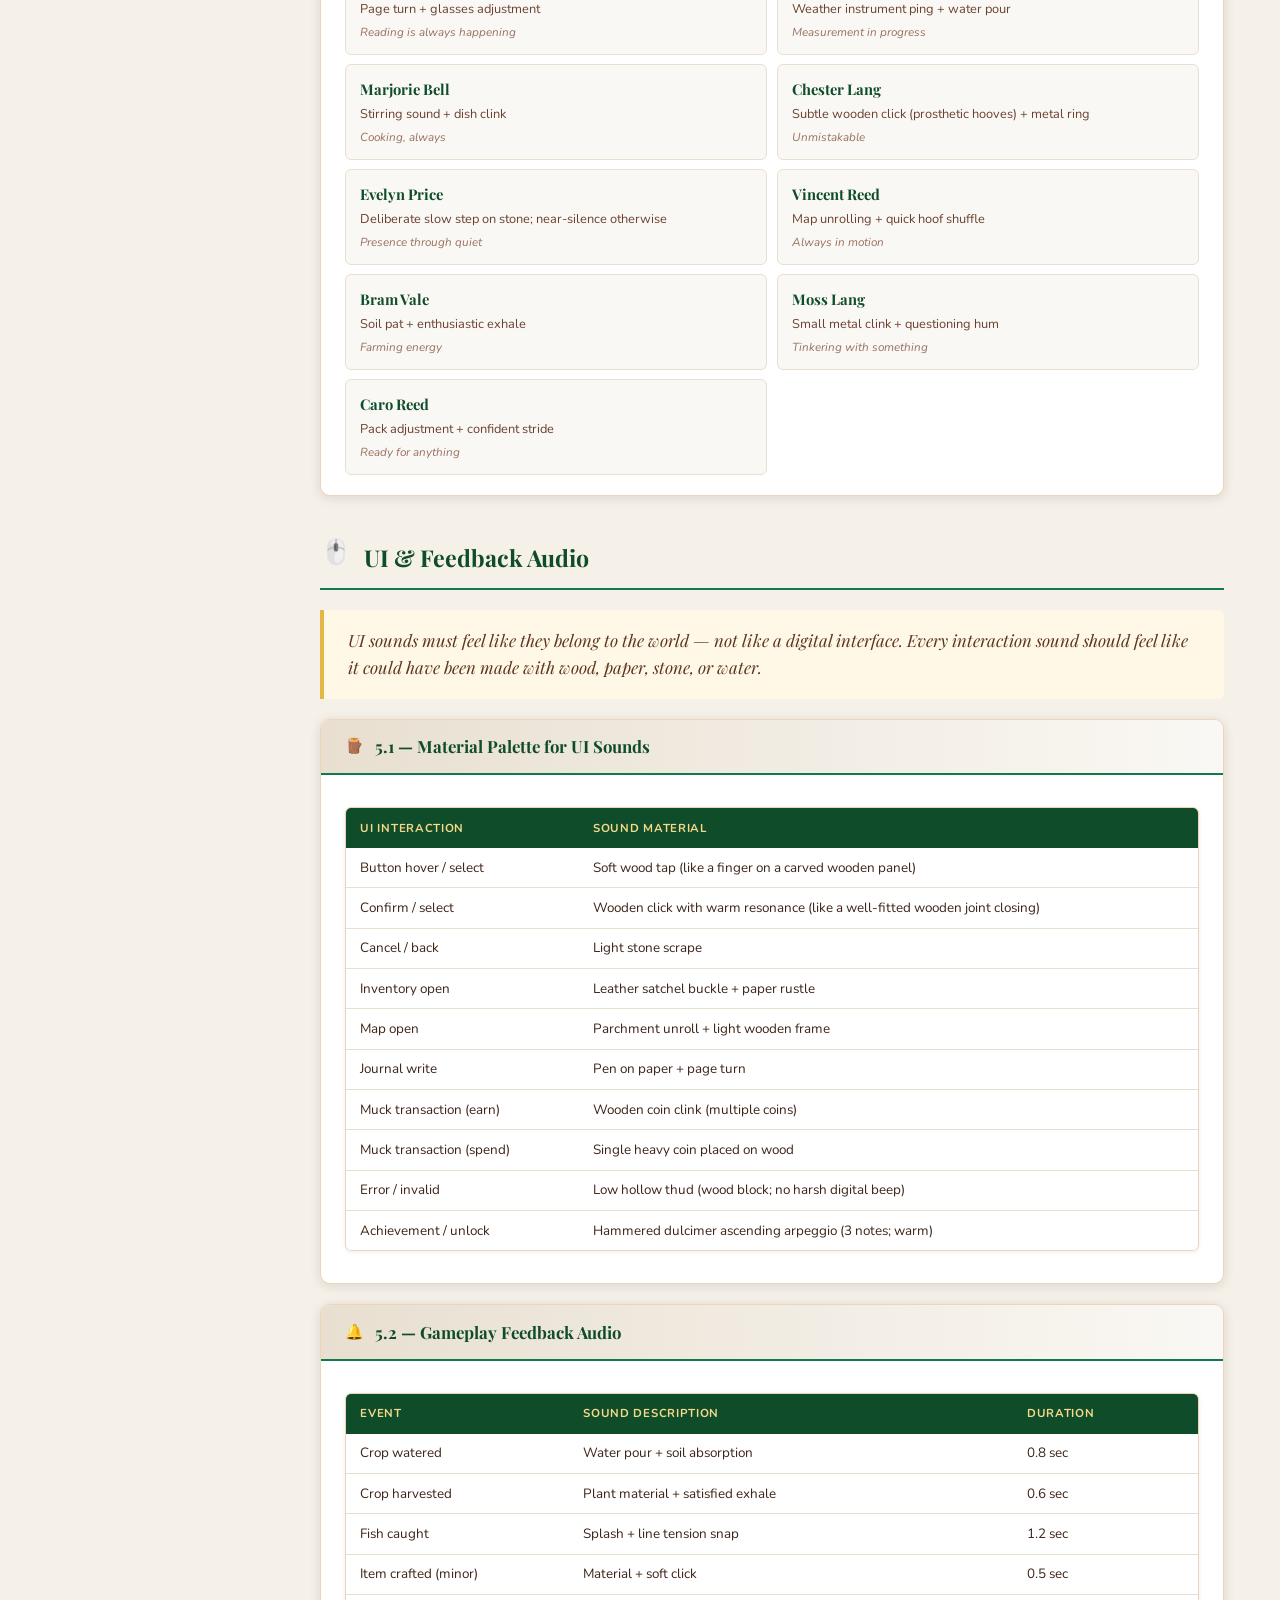
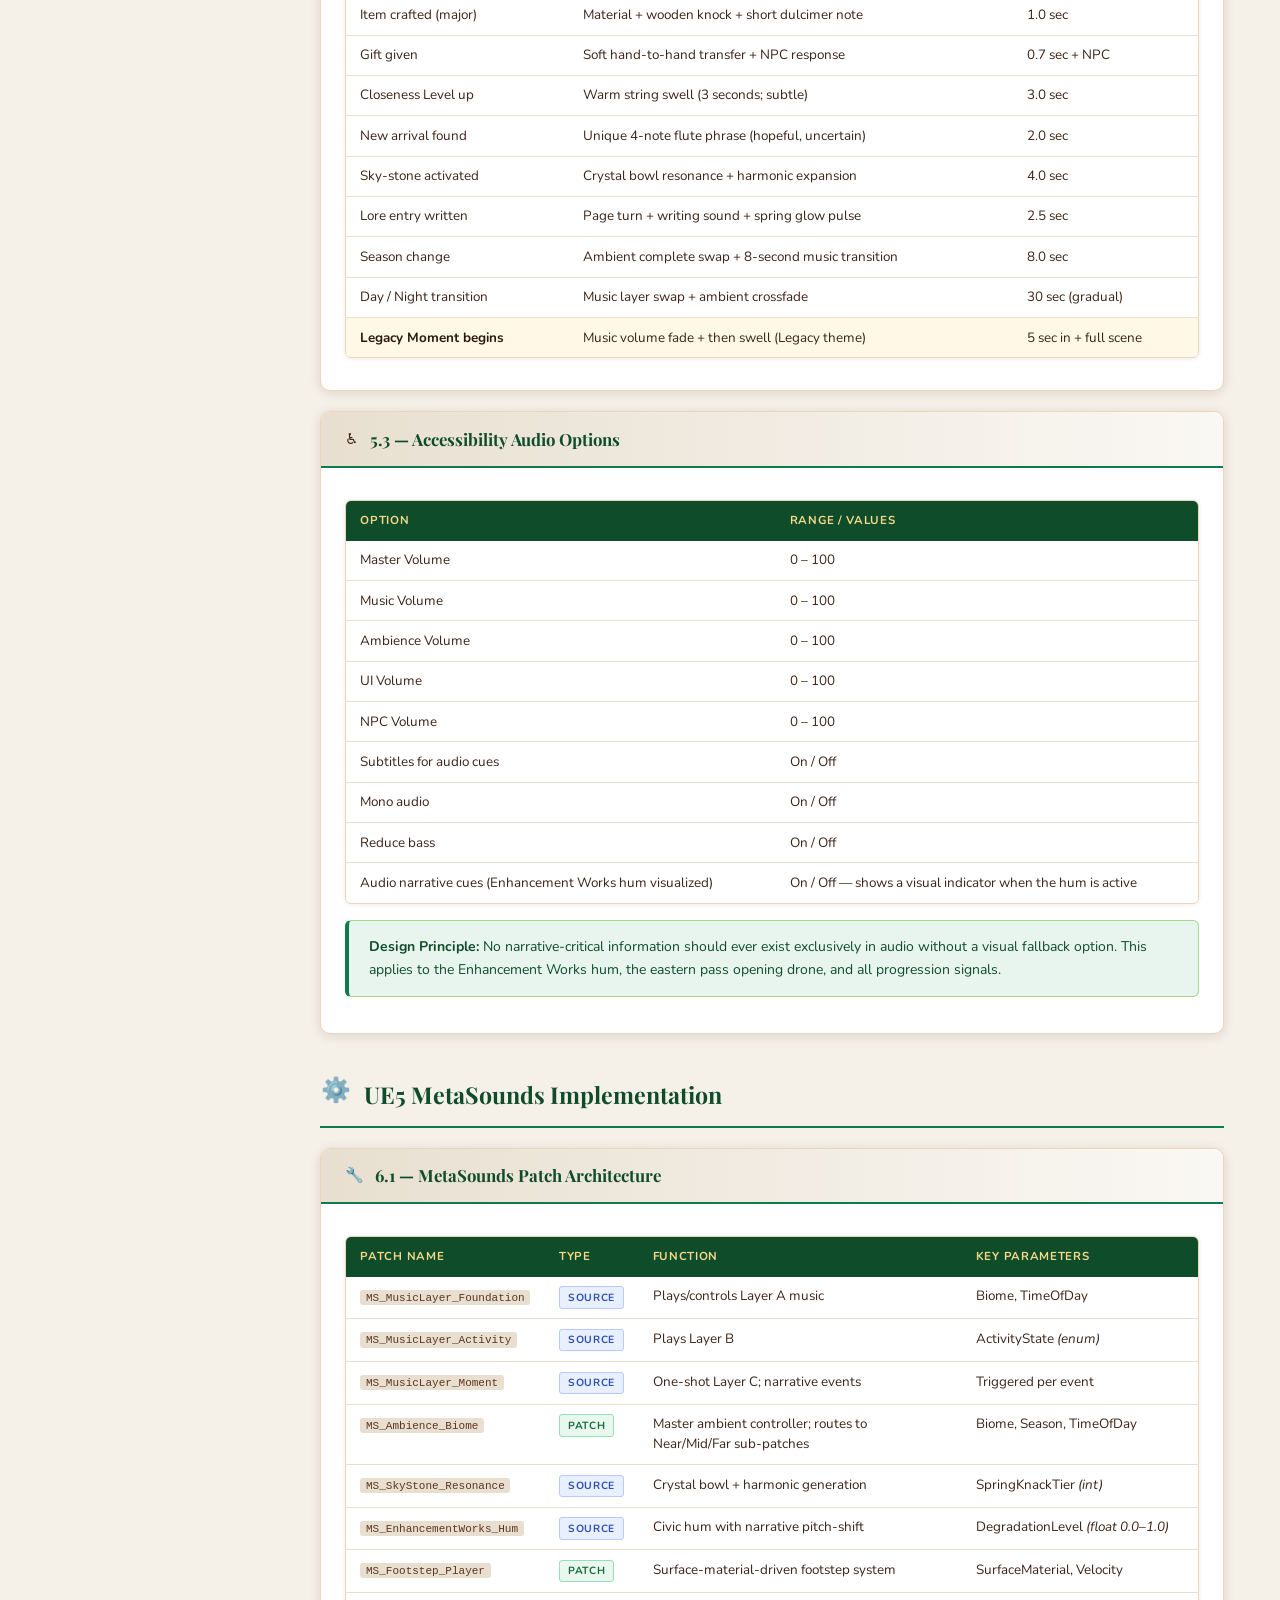
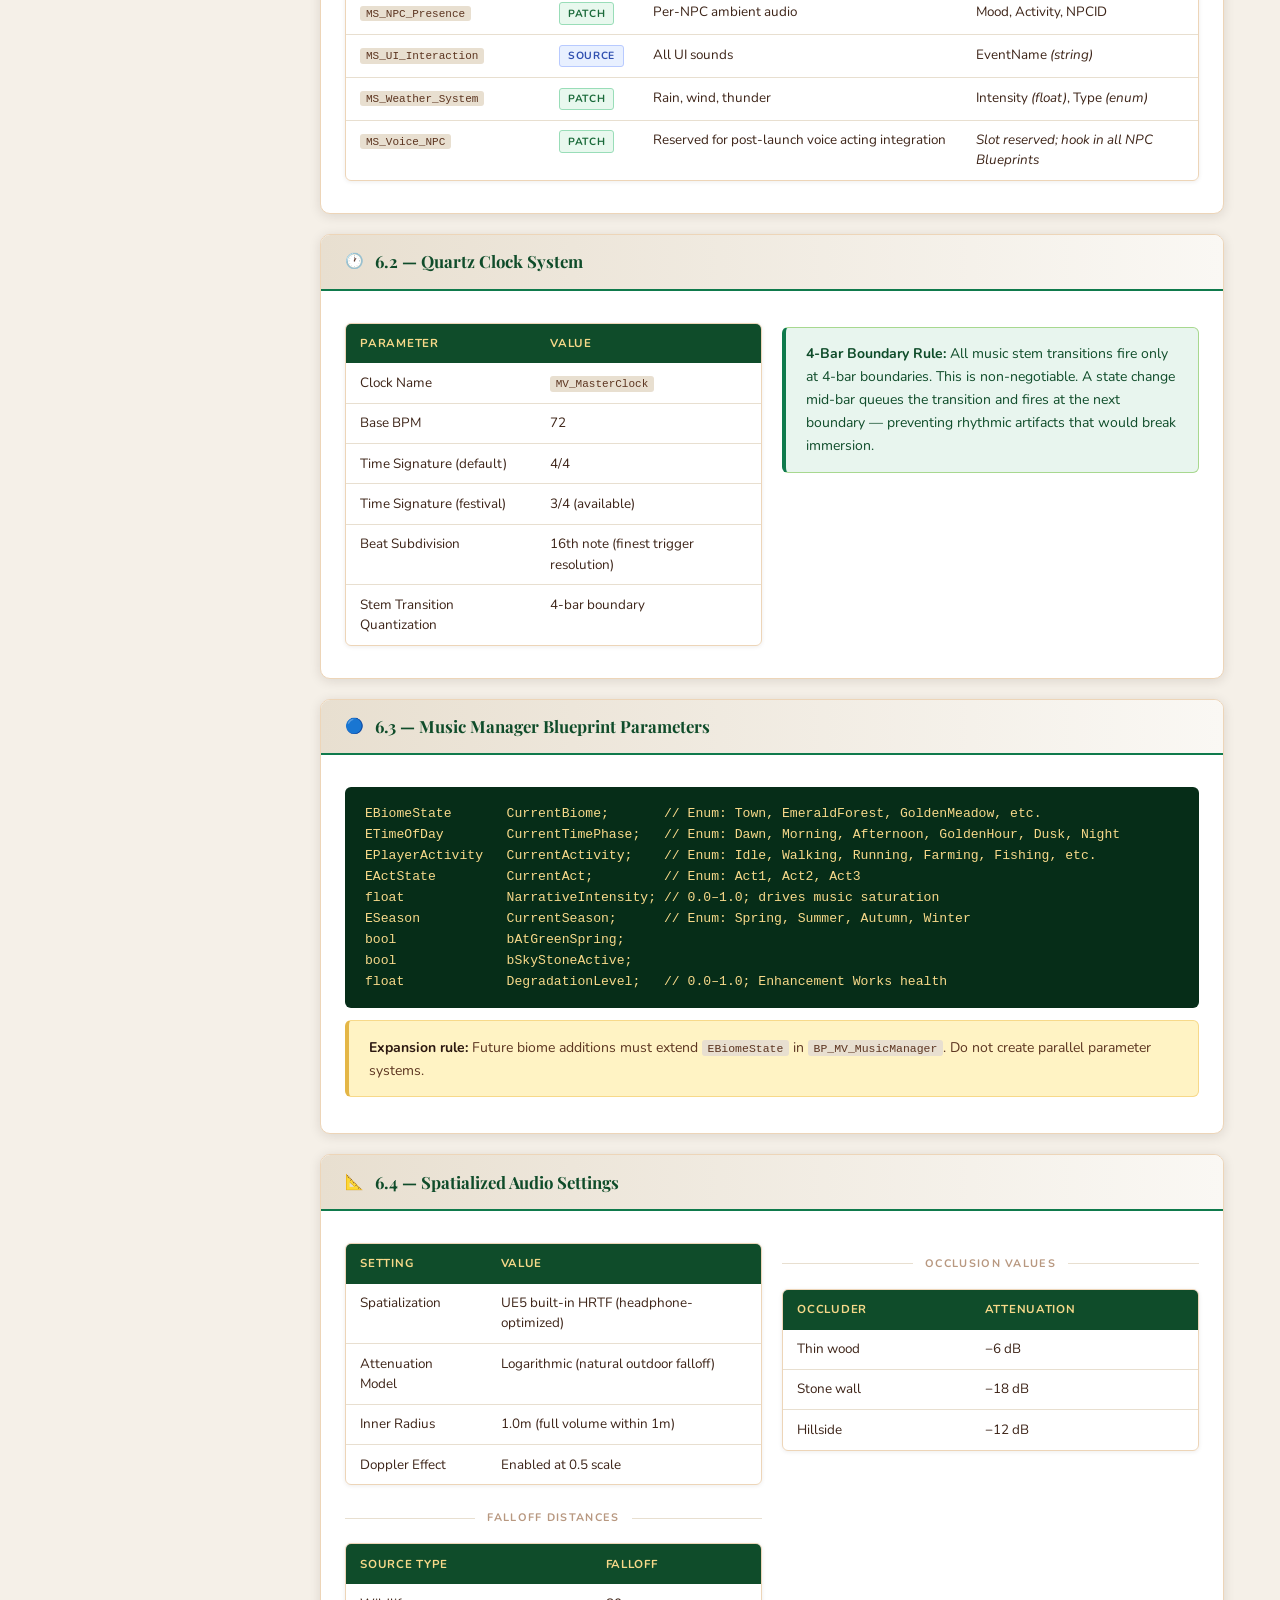
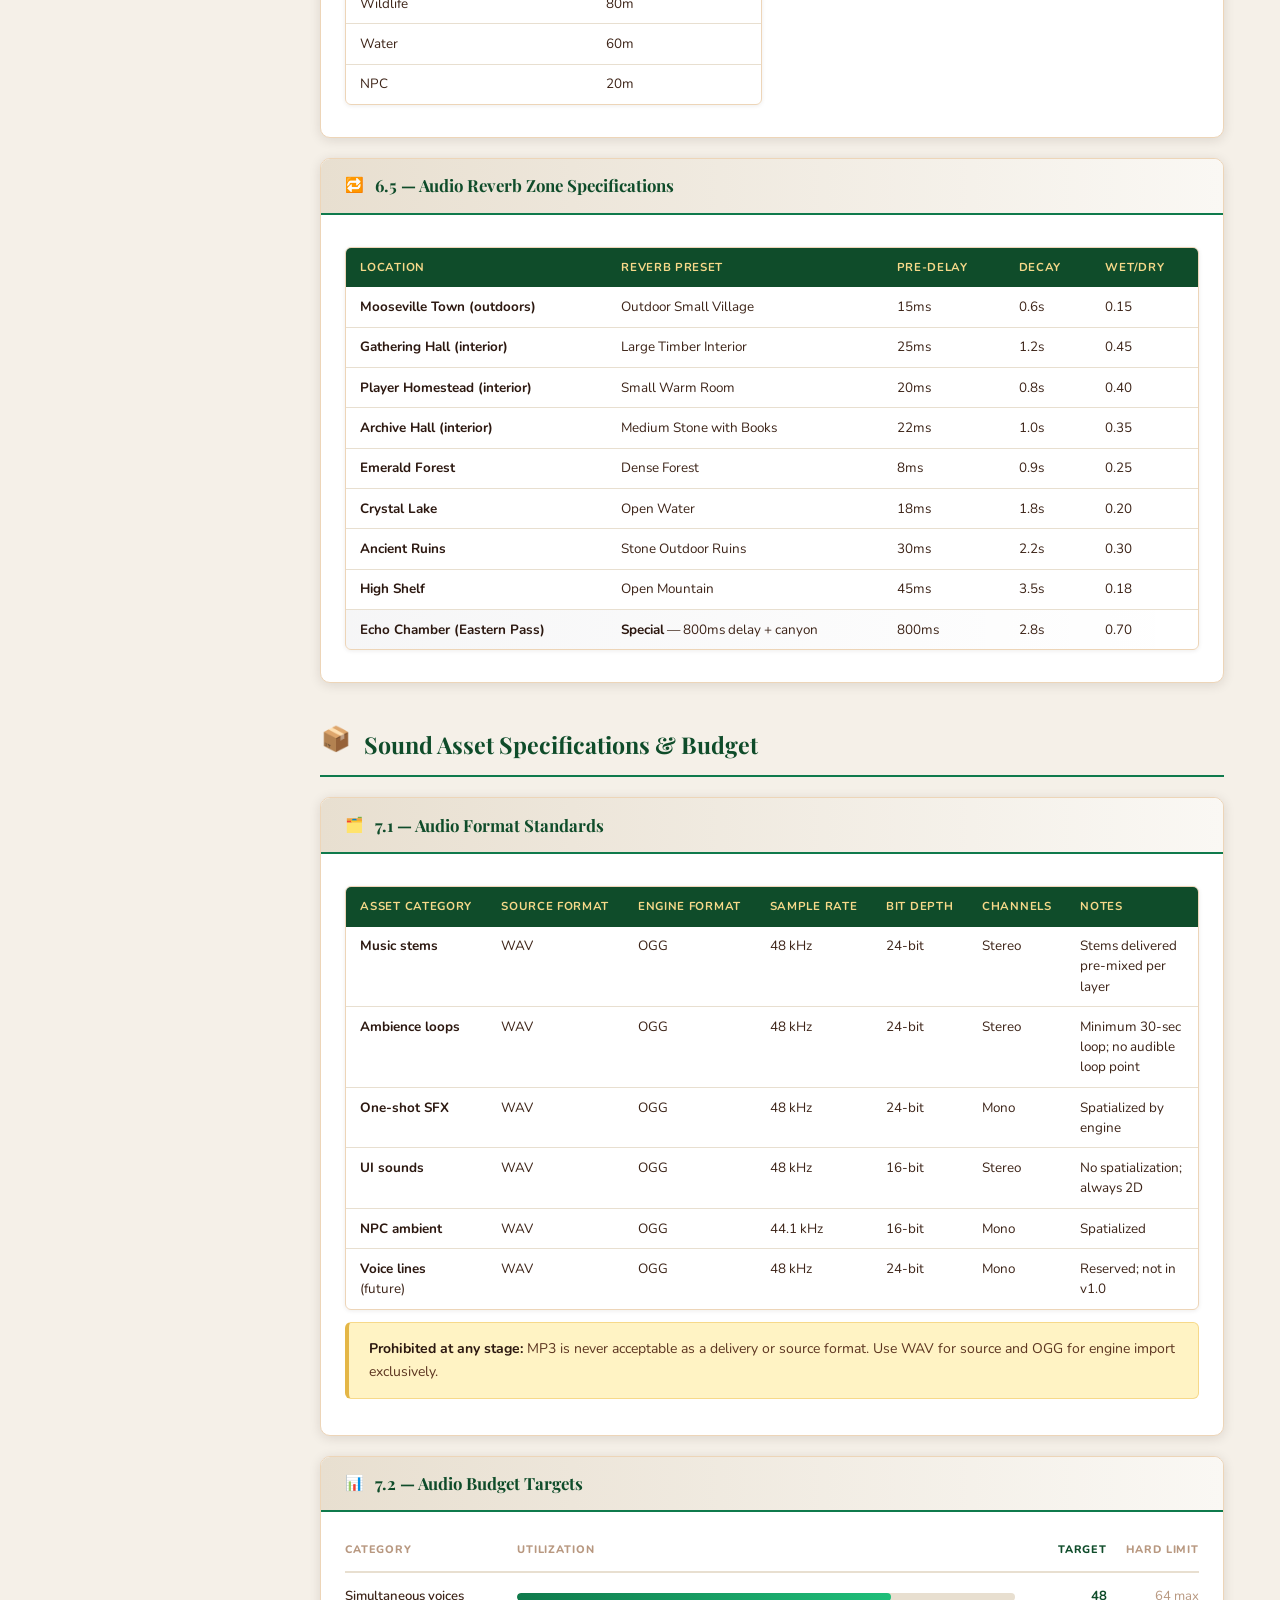
<file: docs/audio.html>
<!DOCTYPE html>
<html lang="en">
<head>
<meta charset="UTF-8">
<meta name="viewport" content="width=device-width, initial-scale=1.0">
<title>Audio Design — Mooseville Adventures</title>
<link rel="stylesheet" href="css/style.css">
</head>
<body>

<nav class="sidebar" id="site-nav"></nav>
<script src="js/nav.js"></script>

<main class="main">

  <div class="page-hero hero-audio" style="background: linear-gradient(135deg, #062D18 0%, #1B3A6B 100%);">
    <div class="hero-label">Audio · Music · Sound Design</div>
    <h1>Audio Design</h1>
    <p class="hero-desc">Adaptive music system, biome soundscapes, MetaSounds implementation, and the complete sonic identity of Mooseville Adventures.</p>
  </div>

  <div class="content">

    <!-- ══════════════════════════════════════════════════════════
         SECTION 1 — AUDIO VISION & PHILOSOPHY
    ════════════════════════════════════════════════════════════ -->
    <div class="section-header" id="vision">
      <span class="section-icon"><img src="img/music.svg" alt="Music"></span>
      <h2>Audio Vision &amp; Philosophy</h2>
    </div>

    <!-- 1.1 Sound Promise -->
    <div class="card" id="sound-promise">
      <div class="card-header"><span>🔊</span><h3>1.1 — The Mooseville Sound Promise</h3></div>
      <div class="card-body">
        <p>Every sound in Mooseville Adventures — from the creak of the Gathering Hall door to the full orchestral swell of a Legacy Moment — should feel like it belongs to the same hand-crafted, living world. Audio is not decoration in Mooseville. It is <em>memory</em>. It is the way the player feels the difference between standing in the Emerald Forest at dawn and standing on the High Shelf in a winter wind. Audio is how NPCs feel present even when off-screen. Audio is how the Green Spring communicates that something here is older and stranger than ordinary water.</p>
        <div class="pull-quote">
          In Mooseville Adventures, audio is a primary narrative layer — not a secondary feedback system. Every asset that enters this game must earn its place in the world's acoustic identity.
        </div>
      </div>
    </div>

    <!-- 1.2 Three Pillars -->
    <div id="pillars">
      <div class="labeled-divider"><span class="labeled-divider-text">1.2 — Three Audio Pillars</span></div>
      <div class="pillar-grid">
        <div class="pillar-card pillar-1">
          <div class="pillar-number">I</div>
          <div class="pillar-card-body">
            <div class="pillar-title">"Acoustic First"</div>
            <p>Mooseville's world is built by hand with natural materials. Its soundscape must reflect this. The foundation of every biome's ambient layer is acoustic, organic, and real-world recorded. Synthesized elements are layered only where the world requires something beyond nature — the sky-stone, the Green Spring's glow, magical Moose Water interactions.</p>
          </div>
        </div>
        <div class="pillar-card pillar-2">
          <div class="pillar-number">II</div>
          <div class="pillar-card-body">
            <div class="pillar-title">"Music That Breathes"</div>
            <p>The musical score of Mooseville is adaptive and layered. It responds to time of day, player activity, emotional narrative weight, season, and biome. Music never starts or stops abruptly — it breathes in and out.</p>
          </div>
        </div>
        <div class="pillar-card pillar-3">
          <div class="pillar-number">III</div>
          <div class="pillar-card-body">
            <div class="pillar-title">"Sound Tells the Story"</div>
            <p>Audio cues in Mooseville carry narrative information. The Enhancement Works makes a specific harmonic hum — and when it begins to degrade, that hum subtly changes in a way the attentive player will notice before any quest reveals it. The eastern pass, when the Act 2 crack first opens, makes a sound that does not exist anywhere else in the valley.</p>
          </div>
        </div>
      </div>
    </div>

    <!-- 1.3 Tone Reference Guide -->
    <div id="tone-reference">
      <div class="labeled-divider"><span class="labeled-divider-text">1.3 — Tone Reference Guide</span></div>
      <div class="tone-grid">
        <div class="tone-item">
          <div class="tone-context">Village Morning</div>
          <div class="tone-feel">Warm, gentle, purposeful</div>
          <div class="tone-quote">"A quiet kitchen before everyone is awake"</div>
        </div>
        <div class="tone-item">
          <div class="tone-context">Exploration — Forest</div>
          <div class="tone-feel">Ancient, close, breathing</div>
          <div class="tone-quote">"Walking into a cathedral made of trees"</div>
        </div>
        <div class="tone-item">
          <div class="tone-context">Exploration — Meadow</div>
          <div class="tone-feel">Open, free, sunlit</div>
          <div class="tone-quote">"The first warm day of spring, outside"</div>
        </div>
        <div class="tone-item">
          <div class="tone-context">Crystal Lake</div>
          <div class="tone-feel">Serene, reflective, sacred</div>
          <div class="tone-quote">"Still water on a windless morning"</div>
        </div>
        <div class="tone-item">
          <div class="tone-context">Night / Green Spring</div>
          <div class="tone-feel">Soft mystery, wonder, slightly unearthly</div>
          <div class="tone-quote">"A light at the end of a hallway you don't remember"</div>
        </div>
        <div class="tone-item">
          <div class="tone-context">Legacy Moments</div>
          <div class="tone-feel">Full, warm, earned</div>
          <div class="tone-quote">"Finishing something you thought would take longer"</div>
        </div>
        <div class="tone-item">
          <div class="tone-context">Ancient Ruins</div>
          <div class="tone-feel">Quiet reverence, archaeological weight</div>
          <div class="tone-quote">"Touching something older than you can imagine"</div>
        </div>
        <div class="tone-item">
          <div class="tone-context">High Shelf</div>
          <div class="tone-feel">Vast, humbling, exposed</div>
          <div class="tone-quote">"Standing on the edge of the known world"</div>
        </div>
        <div class="tone-item">
          <div class="tone-context">Human Remnant Discovery</div>
          <div class="tone-feel">Wondering unease, reverence</div>
          <div class="tone-quote">"Finding a note written by someone who cannot answer"</div>
        </div>
      </div>
    </div>


    <!-- ══════════════════════════════════════════════════════════
         SECTION 2 — MUSIC SYSTEM
    ════════════════════════════════════════════════════════════ -->
    <div class="section-header" id="music-system">
      <span class="section-icon"><img src="img/score.svg" alt="Musical Score"></span>
      <h2>Music System</h2>
    </div>

    <!-- 2.1 Adaptive Architecture -->
    <div class="card" id="adaptive-architecture">
      <div class="card-header"><span>🔀</span><h3>2.1 — Adaptive Music Architecture</h3></div>
      <div class="card-body">
        <div class="info-box">
          <strong>Key design rule:</strong> All three layers share the same root key and tempo at all times. Transitions use pre-written stem transitions — not crossfades. No hard cuts. No jarring handoffs.
        </div>
        <div class="layer-grid">
          <div class="layer-card layer-a">
            <div class="layer-label">Layer A</div>
            <div class="layer-name">Foundation</div>
            <p class="layer-desc">Primary harmonic bed; sets tonal center and emotional register.</p>
            <div class="layer-control"><strong>Control:</strong> Biome + Time of Day</div>
          </div>
          <div class="layer-card layer-b">
            <div class="layer-label">Layer B</div>
            <div class="layer-name">Activity</div>
            <p class="layer-desc">Melodic content; responds to what the player is doing.</p>
            <div class="layer-control"><strong>Control:</strong> Player Activity State</div>
          </div>
          <div class="layer-card layer-c">
            <div class="layer-label">Layer C</div>
            <div class="layer-name">Moment</div>
            <p class="layer-desc">Accent layer; swells and flourishes for story beats, discoveries, NPC moments.</p>
            <div class="layer-control"><strong>Control:</strong> Narrative Event Trigger</div>
          </div>
        </div>
      </div>
    </div>

    <!-- 2.2 Instrumentation Palette -->
    <div class="card" id="instrumentation">
      <div class="card-header"><span>🎻</span><h3>2.2 — Instrumentation Palette</h3></div>
      <div class="card-body">
        <div class="grid-2">
          <div>
            <div class="instrument-section">
              <div class="instrument-category-label">Core Instruments — Always Present in Some Form</div>
              <ul class="instrument-list">
                <li class="instrument-item">
                  <span><span class="instrument-name">Acoustic guitar</span> (fingerpicked, warm mid-register) — the melodic heartbeat of Mooseville; associated with home, community, and the player character</span>
                </li>
                <li class="instrument-item">
                  <span><span class="instrument-name">Cello</span> (solo or small section) — emotional depth; associated with legacy, memory, and Melvin/Martha</span>
                </li>
                <li class="instrument-item">
                  <span><span class="instrument-name">Recorder / wooden flute</span> — lightness, nature, discovery; leads melodic lines in exploration</span>
                </li>
                <li class="instrument-item">
                  <span><span class="instrument-name">Hand percussion</span> (frame drum, hand pan) — rhythm in active moments; natural and organic</span>
                </li>
                <li class="instrument-item">
                  <span><span class="instrument-name">Hammered dulcimer</span> — bright, folk-instrument warmth; associated with festival, market, community events</span>
                </li>
                <li class="instrument-item">
                  <span><span class="instrument-name">String quartet</span> — emotional weight for Legacy Moments and Act climaxes</span>
                </li>
              </ul>
            </div>
            <div class="instrument-section" style="margin-top:1rem">
              <div class="instrument-category-label">Textural Elements — Added Contextually</div>
              <ul class="instrument-list">
                <li class="instrument-item"><span><span class="instrument-name">Crystal singing bowls</span> — Green Spring presence; sky-stone activation; night ambience</span></li>
                <li class="instrument-item"><span><span class="instrument-name">Prepared piano</span> (subtle) — human remnant discovery; Ancient Ruins; unsettling-beautiful moments</span></li>
                <li class="instrument-item"><span><span class="instrument-name">Deep bowed metal</span> (waterphone or similar) — the sealed eastern pass; threshold moments</span></li>
                <li class="instrument-item"><span><span class="instrument-name">Wordless vocals</span> (single voice, female) — Legacy Moments; Starfall memorial sequences</span></li>
              </ul>
            </div>
          </div>
          <div>
            <div class="instrument-section instrument-never">
              <div class="instrument-category-label" style="color:#C00;border-bottom-color:#FFD8D8">Instruments Never Used</div>
              <ul class="instrument-list">
                <li class="instrument-item">Electric guitar, bass, or synthesizers with obvious digital character</li>
                <li class="instrument-item">Orchestral brass (too martial)</li>
                <li class="instrument-item">Heavy percussion — drums/snare (too aggressive)</li>
                <li class="instrument-item">Pure electronic / EDM textures</li>
              </ul>
            </div>
            <div class="warn-box" style="margin-top:1.25rem">
              <strong>Acoustic First:</strong> If an instrument is not something that could physically exist in Mooseville's hand-built world, it requires explicit justification to include.
            </div>
          </div>
        </div>
      </div>
    </div>

    <!-- 2.3 Leitmotifs -->
    <div class="card" id="leitmotifs">
      <div class="card-header"><span>🎵</span><h3>2.3 — Named Leitmotifs</h3></div>
      <div class="card-body">
        <div class="table-wrap">
          <table>
            <thead>
              <tr>
                <th>Theme Name</th>
                <th>Represents</th>
                <th>Instrumentation</th>
                <th>Key / Mode</th>
                <th>Tempo</th>
                <th>Notes</th>
              </tr>
            </thead>
            <tbody>
              <tr class="leitmotif-primary">
                <td>"The Valley"</td>
                <td>The world itself; main title</td>
                <td>Full ensemble</td>
                <td>D major, Mixolydian</td>
                <td>72 BPM</td>
                <td>Appears in title screen; reprised in final Legacy Moment</td>
              </tr>
              <tr>
                <td>"Melvin's Hands"</td>
                <td>Melvin; founding generation; building</td>
                <td>Acoustic guitar, solo cello</td>
                <td>G major</td>
                <td>60 BPM</td>
                <td>Simple, deliberate; feels like work with purpose</td>
              </tr>
              <tr>
                <td>"Martha's Record"</td>
                <td>Martha; memory; archive</td>
                <td>Recorder over string quartet</td>
                <td>A minor, Dorian</td>
                <td>68 BPM</td>
                <td>Bittersweet; forward-looking despite the minor key</td>
              </tr>
              <tr>
                <td>"The First Circle"</td>
                <td>All 8 founders; community</td>
                <td>Hammered dulcimer, hand percussion</td>
                <td>C major</td>
                <td>80 BPM</td>
                <td>Ensemble texture; the whole is more than its parts</td>
              </tr>
              <tr>
                <td>"Spring Light"</td>
                <td>The Green Spring; Moose Water; sky-stone</td>
                <td>Crystal singing bowls, wordless vocals</td>
                <td>E major, add9</td>
                <td>54 BPM</td>
                <td>Unearthly but warm; the only theme that uses non-acoustic texture</td>
              </tr>
              <tr>
                <td>"Young Hooves"</td>
                <td>Player character; youth; becoming</td>
                <td>Acoustic guitar, light percussion</td>
                <td>G major</td>
                <td>88 BPM</td>
                <td>Lighter, more rhythmic version of Melvin's Hands — same DNA</td>
              </tr>
              <tr>
                <td>"The Sealed Door"</td>
                <td>Eastern Pass; the unknown; tension</td>
                <td>Bowed metal, low cello</td>
                <td>B minor</td>
                <td>48 BPM</td>
                <td>Sparse; a single sustained note beneath fragments of other themes</td>
              </tr>
              <tr>
                <td>"What Was Left"</td>
                <td>Human remnants; the campsite; mystery</td>
                <td>Prepared piano, single guitar note</td>
                <td>Ambiguous / polytonal</td>
                <td>Variable</td>
                <td>Not a traditional melody; a series of incomplete phrases</td>
              </tr>
              <tr>
                <td>"Roots and Routes"</td>
                <td>Exploration; discovery; the open world</td>
                <td>Flute, strummed guitar</td>
                <td>D major</td>
                <td>96 BPM</td>
                <td>The most rhythmically active theme; walks with the player</td>
              </tr>
              <tr>
                <td>"Muckmarket Morning"</td>
                <td>Mooseville commerce and community life</td>
                <td>Hammered dulcimer, guitar, hand pan</td>
                <td>F major</td>
                <td>108 BPM</td>
                <td>Energetic, warm, slightly syncopated</td>
              </tr>
              <tr class="leitmotif-primary">
                <td>"Legacy"</td>
                <td>Legacy Moments; Archive wall; endings</td>
                <td>Full ensemble, ascending</td>
                <td>D major, resolving</td>
                <td>58 BPM</td>
                <td>Every instrument from across the score plays together once</td>
              </tr>
            </tbody>
          </table>
        </div>
      </div>
    </div>

    <!-- 2.4 Time of Day -->
    <div class="card" id="time-of-day">
      <div class="card-header"><span>🌅</span><h3>2.4 — Time-of-Day Music States</h3></div>
      <div class="card-body">
        <div class="info-box" style="margin-bottom:1rem">
          Transitions between phases use <strong>30-second stem swaps</strong> — not hard cuts.
        </div>
        <div class="table-wrap">
          <table>
            <thead>
              <tr>
                <th>Phase</th>
                <th>In-Game Hours</th>
                <th>Layer A (Foundation)</th>
                <th>Layer B (Melody)</th>
                <th>Emotional Character</th>
              </tr>
            </thead>
            <tbody>
              <tr>
                <td><strong>Dawn</strong></td>
                <td>0–2 hrs</td>
                <td>Sparse — single guitar or cello</td>
                <td>Quiet; no melody</td>
                <td>Waking, expectant</td>
              </tr>
              <tr>
                <td><strong>Morning</strong></td>
                <td>2–8 hrs</td>
                <td>Full Foundation</td>
                <td>Active melody (flute or dulcimer)</td>
                <td>Purposeful, warm</td>
              </tr>
              <tr>
                <td><strong>Afternoon</strong></td>
                <td>8–14 hrs</td>
                <td>Foundation + 1 texture layer</td>
                <td>Melodic with variation</td>
                <td>Comfortable, productive</td>
              </tr>
              <tr>
                <td><strong>Golden Hour</strong></td>
                <td>14–17 hrs</td>
                <td>Full Foundation + warm saturation</td>
                <td>Richest melodic layer</td>
                <td>Peak warmth; the world at its most beautiful</td>
              </tr>
              <tr>
                <td><strong>Dusk</strong></td>
                <td>17–19 hrs</td>
                <td>Foundation settling</td>
                <td>Slower melodic — cello led</td>
                <td>Reflective, winding down</td>
              </tr>
              <tr>
                <td><strong>Night</strong></td>
                <td>19–24 hrs</td>
                <td>Sparse Foundation — strings only</td>
                <td>No active melody</td>
                <td>Quiet, slightly mysterious</td>
              </tr>
              <tr style="background:linear-gradient(to right,#0a1a300a,#0a1a3005)">
                <td><strong>Green Spring Night</strong></td>
                <td>Special state</td>
                <td>Spring Light theme dominant</td>
                <td>Crystal bowls added</td>
                <td>Unearthly, sacred</td>
              </tr>
            </tbody>
          </table>
        </div>
      </div>
    </div>

    <!-- 2.5 Seasonal Variation -->
    <div class="card" id="seasonal-music">
      <div class="card-header"><span>🍂</span><h3>2.5 — Seasonal Music Variation</h3></div>
      <div class="card-body">
        <div class="season-grid">
          <div class="season-card season-spring">
            <span class="season-icon"><img src="img/sprout.svg" alt="Sprout"></span>
            <div class="season-name">Spring</div>
            <div class="season-detail">
              <strong>Mode:</strong> Major, bright<br>
              <strong>Added:</strong> Light flute flourishes<br>
              <strong>Removed:</strong> Heavy low strings<br>
              <strong>Feel:</strong> Hopeful, new
            </div>
          </div>
          <div class="season-card season-summer">
            <span class="season-icon"><img src="img/sun.svg" alt="Sun"></span>
            <div class="season-name">Summer</div>
            <div class="season-detail">
              <strong>Mode:</strong> Major, full<br>
              <strong>Added:</strong> Hammered dulcimer prominent<br>
              <strong>Removed:</strong> Crystal bowls (daytime)<br>
              <strong>Feel:</strong> Abundant, warm
            </div>
          </div>
          <div class="season-card season-autumn">
            <span class="season-icon"><img src="img/maple-leaf.svg" alt="Maple Leaf"></span>
            <div class="season-name">Autumn</div>
            <div class="season-detail">
              <strong>Mode:</strong> Major to minor, warm<br>
              <strong>Added:</strong> Cello prominence rises<br>
              <strong>Removed:</strong> Light percussion reduced<br>
              <strong>Feel:</strong> Nostalgic, rich
            </div>
          </div>
          <div class="season-card season-winter">
            <span class="season-icon"><img src="img/snowflake.svg" alt="Snowflake"></span>
            <div class="season-name">Winter</div>
            <div class="season-detail">
              <strong>Mode:</strong> Minor, sparse<br>
              <strong>Added:</strong> Long sustained notes<br>
              <strong>Removed:</strong> Most melodic layers<br>
              <strong>Feel:</strong> Quiet, introspective, beautiful
            </div>
          </div>
        </div>
      </div>
    </div>

    <!-- 2.6 Activity States -->
    <div class="card" id="activity-states">
      <div class="card-header"><span>🎮</span><h3>2.6 — Activity-Based Music States (Layer B)</h3></div>
      <div class="card-body">
        <div class="table-wrap">
          <table>
            <thead>
              <tr>
                <th>Player State</th>
                <th>Layer B Response</th>
                <th>Design Intent</th>
              </tr>
            </thead>
            <tbody>
              <tr class="activity-state-idle">
                <td>Idle / standing</td>
                <td>Off or ambient swell</td>
                <td>Music breathes but does not push</td>
              </tr>
              <tr>
                <td>Walking — town</td>
                <td>Light melody (dulcimer or guitar)</td>
                <td>Gentle forward motion</td>
              </tr>
              <tr>
                <td>Running</td>
                <td>Add rhythmic hand percussion</td>
                <td>Energy increases; not aggressive</td>
              </tr>
              <tr>
                <td>Farming / crafting</td>
                <td>Steady mid-tempo melodic layer</td>
                <td>Purposeful, satisfying</td>
              </tr>
              <tr>
                <td>Fishing</td>
                <td>Sparse; mostly ambient; occasional single note</td>
                <td>Patience; stillness</td>
              </tr>
              <tr>
                <td>Exploration — new area</td>
                <td>"Roots and Routes" theme fragment</td>
                <td>Discovery; momentum</td>
              </tr>
              <tr>
                <td>NPC conversation</td>
                <td>Music ducks −8 dB; no new Layer B</td>
                <td>Voice is prioritized</td>
              </tr>
              <tr style="background:var(--gold-pale)">
                <td><strong>Legacy Moment</strong></td>
                <td>Layer C: full "Legacy" theme</td>
                <td>Full swell; emotional peak</td>
              </tr>
              <tr>
                <td>Sky-stone activation</td>
                <td>Layer C: "Spring Light" fragment</td>
                <td>Wonder; otherworldly</td>
              </tr>
              <tr>
                <td>Human remnant discovery</td>
                <td>Layer C: "What Was Left"</td>
                <td>Quiet revelation</td>
              </tr>
            </tbody>
          </table>
        </div>
      </div>
    </div>


    <!-- ══════════════════════════════════════════════════════════
         SECTION 3 — BIOME AMBIENT SOUNDSCAPES
    ════════════════════════════════════════════════════════════ -->
    <div class="section-header" id="biome-soundscapes">
      <span class="section-icon"><img src="img/herb.svg" alt="Herb"></span>
      <h2>Biome Ambient Soundscapes</h2>
    </div>

    <!-- 3.1 Architecture -->
    <div class="card" id="ambient-architecture">
      <div class="card-header"><span>📡</span><h3>3.1 — Ambient Layer Architecture</h3></div>
      <div class="card-body">
        <div class="grid-3">
          <div style="background:var(--emerald-bg);border:1px solid var(--emerald-pale);border-radius:var(--radius-sm);padding:1rem 1.1rem">
            <div class="biome-section-title" style="color:var(--emerald-dark)">Near Layer — 0 to 10m</div>
            <p style="font-size:.84rem;color:var(--text-medium);margin:0">Footsteps, immediate foliage rustle, water surface, insect detail.</p>
            <p style="font-size:.77rem;color:var(--text-light);margin:.4rem 0 0;font-style:italic">High randomization — varies every 5–30 seconds</p>
          </div>
          <div style="background:var(--gold-pale);border:1px solid var(--gold-light);border-radius:var(--radius-sm);padding:1rem 1.1rem">
            <div class="biome-section-title" style="color:var(--gold-dark)">Mid Layer — 10 to 50m</div>
            <p style="font-size:.84rem;color:var(--text-medium);margin:0">Wildlife calls, wind in canopy, flowing water, NPC ambient activity.</p>
            <p style="font-size:.77rem;color:var(--text-light);margin:.4rem 0 0;font-style:italic">Medium randomization — varies every 15–60 seconds</p>
          </div>
          <div style="background:var(--brown-pale);border:1px solid var(--brown-light);border-radius:var(--radius-sm);padding:1rem 1.1rem">
            <div class="biome-section-title" style="color:var(--brown-dark)">Far Layer — 50m+</div>
            <p style="font-size:.84rem;color:var(--text-medium);margin:0">Distant wind, mountain echo, thunder, birds in formation.</p>
            <p style="font-size:.77rem;color:var(--text-light);margin:.4rem 0 0;font-style:italic">Low, atmospheric — varies every 60–300 seconds</p>
          </div>
        </div>
      </div>
    </div>

    <!-- 3.2 Per-Biome Specs -->
    <div id="biome-specs">
      <div class="labeled-divider"><span class="labeled-divider-text">3.2 — Per-Biome Ambient Specifications</span></div>

      <!-- Mooseville Town -->
      <div class="biome-ambient-card" id="biome-town">
        <div class="biome-ambient-header bah-town">
          <span style="font-size:1.4rem">🏘️</span>
          <h3>Mooseville Town</h3>
        </div>
        <div class="biome-ambient-body">
          <div class="grid-2">
            <div>
              <div class="ambient-layer-row"><span class="ambient-layer-time">Near · Day</span><span class="ambient-layer-sounds">Wood footsteps; tool sounds; ambient NPC murmur</span></div>
              <div class="ambient-layer-row"><span class="ambient-layer-time">Near · Eve</span><span class="ambient-layer-sounds">Hearthfire crackle; quieter NPC voices</span></div>
              <div class="ambient-layer-row"><span class="ambient-layer-time">Mid · Day</span><span class="ambient-layer-sounds">Central Fire crackle; stall activity; children playing; water channel trickle</span></div>
              <div class="ambient-layer-row"><span class="ambient-layer-time">Mid · Eve</span><span class="ambient-layer-sounds">Bell chime (dusk signal); fewer voices</span></div>
              <div class="ambient-layer-row"><span class="ambient-layer-time">Far</span><span class="ambient-layer-sounds">Wind over rooftops; distant mountain; stars (silence); owl; wind</span></div>
            </div>
            <div>
              <div class="ambient-special">
                <div class="ambient-special-label">Special — Enhancement Works Signature Sound</div>
                <div class="ambient-special-desc">
                  Low, harmonic hum (<strong>fundamental 80 Hz + 3rd harmonic</strong>) audible within 30m of the Shard Station. Pitch <strong>descends 2 semitones over 3 in-game days</strong> during Act 1 degradation. This is an audio-design narrative signal — the attentive player will hear the problem before any quest flags it.
                </div>
              </div>
            </div>
          </div>
        </div>
      </div>

      <!-- Emerald Forest -->
      <div class="biome-ambient-card" id="biome-forest">
        <div class="biome-ambient-header bah-forest">
          <span style="font-size:1.4rem">🌲</span>
          <h3>Emerald Forest</h3>
        </div>
        <div class="biome-ambient-body">
          <div class="grid-2">
            <div>
              <div class="ambient-layer-row"><span class="ambient-layer-time">Near · Dawn</span><span class="ambient-layer-sounds">Fern rustle; dew drip from needles</span></div>
              <div class="ambient-layer-row"><span class="ambient-layer-time">Near · Day</span><span class="ambient-layer-sounds">Footsteps on soft soil; branch snap</span></div>
              <div class="ambient-layer-row"><span class="ambient-layer-time">Near · Night</span><span class="ambient-layer-sounds">Near silence; rare twig snap</span></div>
              <div class="ambient-layer-row"><span class="ambient-layer-time">Mid · Day</span><span class="ambient-layer-sounds">Woodpecker; multiple bird species; distant bear movement</span></div>
              <div class="ambient-layer-row"><span class="ambient-layer-time">Far</span><span class="ambient-layer-sounds">High canopy wind; wind through canopy; rare raptor call</span></div>
            </div>
            <div>
              <div class="ambient-special">
                <div class="ambient-special-label">Special — Bear Family Audio</div>
                <div class="ambient-special-desc">
                  Three distinct audio signatures: <strong>adult male, adult female, cub</strong>. Audible from 40m. Randomized call/snuffle/movement cycle. Each signature is identifiable by ear without visual confirmation.
                </div>
              </div>
            </div>
          </div>
        </div>
      </div>

      <!-- Golden Meadow -->
      <div class="biome-ambient-card" id="biome-meadow">
        <div class="biome-ambient-header bah-meadow">
          <span style="font-size:1.4rem">🌾</span>
          <h3>Golden Meadow</h3>
        </div>
        <div class="biome-ambient-body">
          <div class="grid-2">
            <div>
              <div class="ambient-layer-row"><span class="ambient-layer-time">Near</span><span class="ambient-layer-sounds">Frost crunch (winter) / dew grass step; grass swish; insect step</span></div>
              <div class="ambient-layer-row"><span class="ambient-layer-time">Mid</span><span class="ambient-layer-sounds">Meadowlark song; deer movement; multiple meadow species; bee ambient</span></div>
              <div class="ambient-layer-row"><span class="ambient-layer-time">Far</span><span class="ambient-layer-sounds">Light wind; full open-sky wind; thunderstorm (seasonal)</span></div>
            </div>
            <div>
              <div class="ambient-special">
                <div class="ambient-special-label">Special — The Lone Oak</div>
                <div class="ambient-special-desc">
                  Wind through oak leaves has a <strong>distinct frequency from pine</strong>, creating a landmark audio cue identifiable by ear across the meadow. Players can navigate toward the Lone Oak by sound alone.
                </div>
              </div>
            </div>
          </div>
        </div>
      </div>

      <!-- Crystal Lakeshore -->
      <div class="biome-ambient-card" id="biome-lake">
        <div class="biome-ambient-header bah-lake">
          <span style="font-size:1.4rem">💎</span>
          <h3>Crystal Lakeshore</h3>
        </div>
        <div class="biome-ambient-body">
          <div class="grid-2">
            <div>
              <div class="ambient-layer-row"><span class="ambient-layer-time">Near · Dawn</span><span class="ambient-layer-sounds">Mist sound (water vapor on still morning)</span></div>
              <div class="ambient-layer-row"><span class="ambient-layer-time">Near · Day</span><span class="ambient-layer-sounds">Small wave lap; pebble shift</span></div>
              <div class="ambient-layer-row"><span class="ambient-layer-time">Mid · Day</span><span class="ambient-layer-sounds">Waterfowl chorus; light wave activity; rowing sound (if player on rowboat)</span></div>
              <div class="ambient-layer-row"><span class="ambient-layer-time">Far</span><span class="ambient-layer-sounds">Mountain echo across water; wind across water surface; complete stillness broken by single distant bird</span></div>
            </div>
            <div>
              <div class="ambient-special">
                <div class="ambient-special-label">Special — Green Shallows</div>
                <div class="ambient-special-desc">
                  Very quiet resonant tone (<strong>sky-stone mineral trace, 220 Hz</strong>) felt more than heard. Audible only within 8m. Increases in presence with Spring Knack progression — a tactile reward for advancement.
                </div>
              </div>
            </div>
          </div>
        </div>
      </div>

      <!-- Marsh Shallows -->
      <div class="biome-ambient-card" id="biome-marsh">
        <div class="biome-ambient-header bah-marsh">
          <span style="font-size:1.4rem">🌿</span>
          <h3>Marsh Shallows</h3>
        </div>
        <div class="biome-ambient-body">
          <div class="grid-2">
            <div>
              <div class="ambient-layer-row"><span class="ambient-layer-time">Near</span><span class="ambient-layer-sounds">Soft mud step; water drip; reed rustle; mud bubble; wading water; frog; water drip</span></div>
              <div class="ambient-layer-row"><span class="ambient-layer-time">Mid</span><span class="ambient-layer-sounds">Bittern call; beaver activity; red-winged blackbird; beaver splash; cattail in wind; full frog chorus</span></div>
              <div class="ambient-layer-row"><span class="ambient-layer-time">Far</span><span class="ambient-layer-sounds">Mist / fog sound; heron distant; single loon; complete stillness</span></div>
            </div>
            <div class="info-box" style="align-self:start;margin-top:.25rem">
              The Marsh has the highest Near-layer density of any biome — each footstep generates a unique combination of mud, water, and reed sounds, making movement feel tactile and present.
            </div>
          </div>
        </div>
      </div>

      <!-- Ancient Ruins -->
      <div class="biome-ambient-card" id="biome-ruins">
        <div class="biome-ambient-header bah-ruins">
          <span style="font-size:1.4rem">🗿</span>
          <h3>Ancient Ruins</h3>
        </div>
        <div class="biome-ambient-body">
          <div class="grid-2">
            <div>
              <div class="ambient-layer-row"><span class="ambient-layer-time">Near</span><span class="ambient-layer-sounds">Wind across stone; dry grass; pebble shift; boot on concrete fragment; wind on stone</span></div>
              <div class="ambient-layer-row"><span class="ambient-layer-time">Mid</span><span class="ambient-layer-sounds">Eagle call; distant hawk; eagle pair calls; rock scatter; owl (night only)</span></div>
              <div class="ambient-layer-row"><span class="ambient-layer-time">Far</span><span class="ambient-layer-sounds">Valley wind echo; occasional rock fall; silence</span></div>
            </div>
            <div>
              <div class="ambient-special">
                <div class="ambient-special-label">Special — Survey Station</div>
                <div class="ambient-special-desc">
                  A partially intact metal roof fragment resonates in specific wind conditions, producing a <strong>low moan (B-flat, ~117 Hz)</strong>. Environmental storytelling through sound — the player hears evidence of human construction before they fully understand what they are looking at.
                </div>
              </div>
            </div>
          </div>
        </div>
      </div>

      <!-- High Shelf -->
      <div class="biome-ambient-card" id="biome-shelf">
        <div class="biome-ambient-header bah-shelf">
          <span style="font-size:1.4rem">🏔️</span>
          <h3>High Shelf</h3>
        </div>
        <div class="biome-ambient-body">
          <div class="grid-2">
            <div>
              <div class="ambient-layer-row"><span class="ambient-layer-time">Near</span><span class="ambient-layer-sounds">Boot on rock; wind-driven grit; snow crunch (winter/spring)</span></div>
              <div class="ambient-layer-row"><span class="ambient-layer-time">Mid</span><span class="ambient-layer-sounds">Constant wind; hawk screech; occasional thunder echo</span></div>
              <div class="ambient-layer-row"><span class="ambient-layer-time">Far</span><span class="ambient-layer-sounds">Massive mountain wind; distant valley sounds (barely audible)</span></div>
            </div>
            <div>
              <div class="ambient-special">
                <div class="ambient-special-label">Special — Impact Crater</div>
                <div class="ambient-special-desc">
                  A resonant chord of <strong>stacked perfect 5ths: E – B – F#</strong>, pulsing slowly (once per 4 seconds). During Spring Knack Tier 3 activation, the chord expands through <strong>7 additional harmonics</strong> — a musical revelation that communicates progression through sound alone.
                </div>
              </div>
            </div>
          </div>
        </div>
      </div>

      <!-- Sealed Eastern Pass -->
      <div class="biome-ambient-card" id="biome-pass">
        <div class="biome-ambient-header bah-pass">
          <span style="font-size:1.4rem">🚧</span>
          <h3>Sealed Eastern Pass</h3>
        </div>
        <div class="biome-ambient-body">
          <div class="grid-2">
            <div>
              <div class="ambient-layer-row"><span class="ambient-layer-time">Near</span><span class="ambient-layer-sounds">Boots on compacted debris; wind through the canyon</span></div>
              <div class="ambient-layer-row"><span class="ambient-layer-time">Mid</span><span class="ambient-layer-sounds">Deep stone resonance; canyon wind; dripping ice</span></div>
              <div class="ambient-layer-row"><span class="ambient-layer-time">Far</span><span class="ambient-layer-sounds">Complete silence beyond the debris wall</span></div>
            </div>
            <div>
              <div class="ambient-special">
                <div class="ambient-special-label">Special — Echo Chamber</div>
                <div class="ambient-special-desc">
                  Voices produce a <strong>0.8-second delay echo</strong>. All active music layers drop entirely. When the pass opens, a <strong>single long drone plays for 12 seconds</strong> — the only time in the game that occurs.
                </div>
              </div>
            </div>
          </div>
        </div>
      </div>
    </div><!-- /#biome-specs -->


    <!-- ══════════════════════════════════════════════════════════
         SECTION 4 — CHARACTER & NPC AUDIO
    ════════════════════════════════════════════════════════════ -->
    <div class="section-header" id="character-audio">
      <span class="section-icon"><img src="img/moose.svg" alt="Moose"></span>
      <h2>Character &amp; NPC Audio</h2>
    </div>

    <!-- 4.1 Player Character -->
    <div class="card" id="player-audio">
      <div class="card-header"><span>👤</span><h3>4.1 — Player Character Audio</h3></div>
      <div class="card-body">
        <div class="grid-2">
          <div>
            <h4 class="subsection-header">Footsteps</h4>
            <p>8-material surface system: <code>wood</code>, <code>soil</code>, <code>stone</code>, <code>grass</code>, <code>water</code>, <code>mud</code>, <code>snow</code>, <code>gravel</code>. Minimum 6 variations per material per pace speed. MetaSounds surface query via UE5 physical material tag.</p>

            <h4 class="subsection-header">Exertion (Stamina)</h4>
            <p>Breathing rate increases proportionally with stamina drain; peaks near limit.</p>
            <div class="table-wrap">
              <table>
                <thead><tr><th>Stamina Level</th><th>Pitch Shift</th><th>Volume Shift</th></tr></thead>
                <tbody>
                  <tr><td>50%</td><td>0.95 rate</td><td>—</td></tr>
                  <tr><td>90%</td><td>1.1 rate</td><td>—</td></tr>
                </tbody>
              </table>
            </div>

            <h4 class="subsection-header">Eating &amp; Drinking</h4>
            <p>Distinct sounds per food category (crunchy, soft, liquid); Moose Water carries a distinct reverb shimmer. 4 food categories × 3 variations each.</p>
          </div>
          <div>
            <h4 class="subsection-header">Crafting</h4>
            <p>Material-based: wood, metal, fabric, plant. Layered: tool contact + material response.</p>

            <h4 class="subsection-header">Swimming</h4>
            <p>Complete ambient swap; muffled world audio; water movement; breath timing.</p>
            <div class="info-box">
              <strong>DSP:</strong> Lowpass filter applied over all world audio at <strong>cutoff 800 Hz</strong> when the player is submerged. The world sounds muffled, distant, and pressurized.
            </div>
          </div>
        </div>
      </div>
    </div>

    <!-- 4.2 NPC Presence -->
    <div class="card" id="npc-presence">
      <div class="card-header"><span>🗣️</span><h3>4.2 — NPC Presence Audio</h3></div>
      <div class="card-body">
        <p>All NPCs produce ambient "presence audio" when within <strong>15m</strong> of the player. These sounds make NPCs feel alive even without direct interaction.</p>
        <div class="table-wrap">
          <table>
            <thead>
              <tr><th>NPC State</th><th>Sound Produced</th><th>Notes</th></tr>
            </thead>
            <tbody>
              <tr>
                <td><strong>Working</strong> (farming, crafting, building)</td>
                <td>Tool-specific work sounds</td>
                <td>Chester = hammer/metal; Bram = hoeing/watering</td>
              </tr>
              <tr>
                <td><strong>Walking</strong> (schedule movement)</td>
                <td>Hoofsteps on appropriate surface</td>
                <td>Each NPC has a unique gait rhythm</td>
              </tr>
              <tr>
                <td><strong>Thinking / idle</strong></td>
                <td>Soft hum, breath, occasional word fragment</td>
                <td>Randomized; 1-in-6 chance per 30-second idle period</td>
              </tr>
              <tr>
                <td><strong>Eating</strong> (meal times)</td>
                <td>Dish sound; chewing; content exhale</td>
                <td>Marjorie's station: layered with multiple NPCs simultaneously</td>
              </tr>
              <tr>
                <td><strong>Happy</strong> (high Closeness, good weather, festival)</td>
                <td>Brighter vocal ambient; occasional quiet laugh</td>
                <td>—</td>
              </tr>
              <tr>
                <td><strong>Subdued</strong> (anniversary, off day, low mood)</td>
                <td>Quieter; fewer sounds; slower pace audio</td>
                <td>Narrative signal to player — something is different today</td>
              </tr>
            </tbody>
          </table>
        </div>
      </div>
    </div>

    <!-- 4.3 NPC Signatures -->
    <div class="card" id="npc-signatures">
      <div class="card-header"><span>🎶</span><h3>4.3 — NPC Signature Sounds</h3></div>
      <div class="card-body">
        <p style="margin-bottom:1rem;font-size:.875rem;color:var(--text-medium)">Each NPC is identifiable by ear from 10m without visual confirmation. Signatures must not loop at under 5 seconds.</p>
        <div class="npc-sig-grid">
          <div class="npc-sig-item">
            <div class="npc-sig-name">Melvin</div>
            <div class="npc-sig-sound">Steady, slow hoof-step + quiet low hum</div>
            <div class="npc-sig-feel">Deliberate, grounded</div>
          </div>
          <div class="npc-sig-item">
            <div class="npc-sig-name">Martha</div>
            <div class="npc-sig-sound">Paper rustle + soft pen scratch</div>
            <div class="npc-sig-feel">Always writing</div>
          </div>
          <div class="npc-sig-item">
            <div class="npc-sig-name">Doris Vale</div>
            <div class="npc-sig-sound">Tool-on-soil rhythm; occasional approving click</div>
            <div class="npc-sig-feel">Farming soundtrack</div>
          </div>
          <div class="npc-sig-item">
            <div class="npc-sig-name">Raymond Harlow</div>
            <div class="npc-sig-sound">Heavy hoof-step + tool belt jingle</div>
            <div class="npc-sig-feel">Largest moose; you hear him coming</div>
          </div>
          <div class="npc-sig-item">
            <div class="npc-sig-name">Gloria Finch</div>
            <div class="npc-sig-sound">Page turn + glasses adjustment</div>
            <div class="npc-sig-feel">Reading is always happening</div>
          </div>
          <div class="npc-sig-item">
            <div class="npc-sig-name">Harold Winslow</div>
            <div class="npc-sig-sound">Weather instrument ping + water pour</div>
            <div class="npc-sig-feel">Measurement in progress</div>
          </div>
          <div class="npc-sig-item">
            <div class="npc-sig-name">Marjorie Bell</div>
            <div class="npc-sig-sound">Stirring sound + dish clink</div>
            <div class="npc-sig-feel">Cooking, always</div>
          </div>
          <div class="npc-sig-item">
            <div class="npc-sig-name">Chester Lang</div>
            <div class="npc-sig-sound">Subtle wooden click (prosthetic hooves) + metal ring</div>
            <div class="npc-sig-feel">Unmistakable</div>
          </div>
          <div class="npc-sig-item">
            <div class="npc-sig-name">Evelyn Price</div>
            <div class="npc-sig-sound">Deliberate slow step on stone; near-silence otherwise</div>
            <div class="npc-sig-feel">Presence through quiet</div>
          </div>
          <div class="npc-sig-item">
            <div class="npc-sig-name">Vincent Reed</div>
            <div class="npc-sig-sound">Map unrolling + quick hoof shuffle</div>
            <div class="npc-sig-feel">Always in motion</div>
          </div>
          <div class="npc-sig-item">
            <div class="npc-sig-name">Bram Vale</div>
            <div class="npc-sig-sound">Soil pat + enthusiastic exhale</div>
            <div class="npc-sig-feel">Farming energy</div>
          </div>
          <div class="npc-sig-item">
            <div class="npc-sig-name">Moss Lang</div>
            <div class="npc-sig-sound">Small metal clink + questioning hum</div>
            <div class="npc-sig-feel">Tinkering with something</div>
          </div>
          <div class="npc-sig-item">
            <div class="npc-sig-name">Caro Reed</div>
            <div class="npc-sig-sound">Pack adjustment + confident stride</div>
            <div class="npc-sig-feel">Ready for anything</div>
          </div>
        </div>
      </div>
    </div>


    <!-- ══════════════════════════════════════════════════════════
         SECTION 5 — UI & FEEDBACK AUDIO
    ════════════════════════════════════════════════════════════ -->
    <div class="section-header" id="ui-audio">
      <span class="section-icon"><img src="img/mouse.svg" alt="Mouse"></span>
      <h2>UI &amp; Feedback Audio</h2>
    </div>

    <div class="pull-quote">
      UI sounds must feel like they belong to the world — not like a digital interface. Every interaction sound should feel like it could have been made with wood, paper, stone, or water.
    </div>

    <!-- 5.1 Material Palette -->
    <div class="card" id="ui-materials">
      <div class="card-header"><span>🪵</span><h3>5.1 — Material Palette for UI Sounds</h3></div>
      <div class="card-body">
        <div class="table-wrap">
          <table>
            <thead>
              <tr><th>UI Interaction</th><th>Sound Material</th></tr>
            </thead>
            <tbody>
              <tr><td>Button hover / select</td><td>Soft wood tap (like a finger on a carved wooden panel)</td></tr>
              <tr><td>Confirm / select</td><td>Wooden click with warm resonance (like a well-fitted wooden joint closing)</td></tr>
              <tr><td>Cancel / back</td><td>Light stone scrape</td></tr>
              <tr><td>Inventory open</td><td>Leather satchel buckle + paper rustle</td></tr>
              <tr><td>Map open</td><td>Parchment unroll + light wooden frame</td></tr>
              <tr><td>Journal write</td><td>Pen on paper + page turn</td></tr>
              <tr><td>Muck transaction (earn)</td><td>Wooden coin clink (multiple coins)</td></tr>
              <tr><td>Muck transaction (spend)</td><td>Single heavy coin placed on wood</td></tr>
              <tr><td>Error / invalid</td><td>Low hollow thud (wood block; no harsh digital beep)</td></tr>
              <tr><td>Achievement / unlock</td><td>Hammered dulcimer ascending arpeggio (3 notes; warm)</td></tr>
            </tbody>
          </table>
        </div>
      </div>
    </div>

    <!-- 5.2 Gameplay Feedback -->
    <div class="card" id="gameplay-feedback">
      <div class="card-header"><span>🔔</span><h3>5.2 — Gameplay Feedback Audio</h3></div>
      <div class="card-body">
        <div class="table-wrap">
          <table>
            <thead>
              <tr><th>Event</th><th>Sound Description</th><th>Duration</th></tr>
            </thead>
            <tbody>
              <tr><td>Crop watered</td><td>Water pour + soil absorption</td><td>0.8 sec</td></tr>
              <tr><td>Crop harvested</td><td>Plant material + satisfied exhale</td><td>0.6 sec</td></tr>
              <tr><td>Fish caught</td><td>Splash + line tension snap</td><td>1.2 sec</td></tr>
              <tr><td>Item crafted (minor)</td><td>Material + soft click</td><td>0.5 sec</td></tr>
              <tr><td>Item crafted (major)</td><td>Material + wooden knock + short dulcimer note</td><td>1.0 sec</td></tr>
              <tr><td>Gift given</td><td>Soft hand-to-hand transfer + NPC response</td><td>0.7 sec + NPC</td></tr>
              <tr><td>Closeness Level up</td><td>Warm string swell (3 seconds; subtle)</td><td>3.0 sec</td></tr>
              <tr><td>New arrival found</td><td>Unique 4-note flute phrase (hopeful, uncertain)</td><td>2.0 sec</td></tr>
              <tr><td>Sky-stone activated</td><td>Crystal bowl resonance + harmonic expansion</td><td>4.0 sec</td></tr>
              <tr><td>Lore entry written</td><td>Page turn + writing sound + spring glow pulse</td><td>2.5 sec</td></tr>
              <tr><td>Season change</td><td>Ambient complete swap + 8-second music transition</td><td>8.0 sec</td></tr>
              <tr><td>Day / Night transition</td><td>Music layer swap + ambient crossfade</td><td>30 sec (gradual)</td></tr>
              <tr style="background:var(--gold-pale)"><td><strong>Legacy Moment begins</strong></td><td>Music volume fade + then swell (Legacy theme)</td><td>5 sec in + full scene</td></tr>
            </tbody>
          </table>
        </div>
      </div>
    </div>

    <!-- 5.3 Accessibility -->
    <div class="card" id="accessibility-audio">
      <div class="card-header"><span>♿</span><h3>5.3 — Accessibility Audio Options</h3></div>
      <div class="card-body">
        <div class="table-wrap">
          <table>
            <thead>
              <tr><th>Option</th><th>Range / Values</th></tr>
            </thead>
            <tbody>
              <tr><td>Master Volume</td><td>0 – 100</td></tr>
              <tr><td>Music Volume</td><td>0 – 100</td></tr>
              <tr><td>Ambience Volume</td><td>0 – 100</td></tr>
              <tr><td>UI Volume</td><td>0 – 100</td></tr>
              <tr><td>NPC Volume</td><td>0 – 100</td></tr>
              <tr><td>Subtitles for audio cues</td><td>On / Off</td></tr>
              <tr><td>Mono audio</td><td>On / Off</td></tr>
              <tr><td>Reduce bass</td><td>On / Off</td></tr>
              <tr><td>Audio narrative cues (Enhancement Works hum visualized)</td><td>On / Off — shows a visual indicator when the hum is active</td></tr>
            </tbody>
          </table>
        </div>
        <div class="info-box" style="margin-top:1rem">
          <strong>Design Principle:</strong> No narrative-critical information should ever exist exclusively in audio without a visual fallback option. This applies to the Enhancement Works hum, the eastern pass opening drone, and all progression signals.
        </div>
      </div>
    </div>


    <!-- ══════════════════════════════════════════════════════════
         SECTION 6 — UE5 METASOUNDS IMPLEMENTATION
    ════════════════════════════════════════════════════════════ -->
    <div class="section-header" id="metasounds">
      <span class="section-icon"><img src="img/gear.svg" alt="Gear"></span>
      <h2>UE5 MetaSounds Implementation</h2>
    </div>

    <!-- 6.1 MetaSounds Architecture -->
    <div class="card" id="metasounds-patches">
      <div class="card-header"><span>🔧</span><h3>6.1 — MetaSounds Patch Architecture</h3></div>
      <div class="card-body">
        <div class="table-wrap">
          <table>
            <thead>
              <tr><th>Patch Name</th><th>Type</th><th>Function</th><th>Key Parameters</th></tr>
            </thead>
            <tbody>
              <tr>
                <td><code>MS_MusicLayer_Foundation</code></td>
                <td><span class="ms-type-badge ms-source">Source</span></td>
                <td>Plays/controls Layer A music</td>
                <td>Biome, TimeOfDay</td>
              </tr>
              <tr>
                <td><code>MS_MusicLayer_Activity</code></td>
                <td><span class="ms-type-badge ms-source">Source</span></td>
                <td>Plays Layer B</td>
                <td>ActivityState <em>(enum)</em></td>
              </tr>
              <tr>
                <td><code>MS_MusicLayer_Moment</code></td>
                <td><span class="ms-type-badge ms-source">Source</span></td>
                <td>One-shot Layer C; narrative events</td>
                <td>Triggered per event</td>
              </tr>
              <tr>
                <td><code>MS_Ambience_Biome</code></td>
                <td><span class="ms-type-badge ms-patch">Patch</span></td>
                <td>Master ambient controller; routes to Near/Mid/Far sub-patches</td>
                <td>Biome, Season, TimeOfDay</td>
              </tr>
              <tr>
                <td><code>MS_SkyStone_Resonance</code></td>
                <td><span class="ms-type-badge ms-source">Source</span></td>
                <td>Crystal bowl + harmonic generation</td>
                <td>SpringKnackTier <em>(int)</em></td>
              </tr>
              <tr>
                <td><code>MS_EnhancementWorks_Hum</code></td>
                <td><span class="ms-type-badge ms-source">Source</span></td>
                <td>Civic hum with narrative pitch-shift</td>
                <td>DegradationLevel <em>(float 0.0–1.0)</em></td>
              </tr>
              <tr>
                <td><code>MS_Footstep_Player</code></td>
                <td><span class="ms-type-badge ms-patch">Patch</span></td>
                <td>Surface-material-driven footstep system</td>
                <td>SurfaceMaterial, Velocity</td>
              </tr>
              <tr>
                <td><code>MS_NPC_Presence</code></td>
                <td><span class="ms-type-badge ms-patch">Patch</span></td>
                <td>Per-NPC ambient audio</td>
                <td>Mood, Activity, NPCID</td>
              </tr>
              <tr>
                <td><code>MS_UI_Interaction</code></td>
                <td><span class="ms-type-badge ms-source">Source</span></td>
                <td>All UI sounds</td>
                <td>EventName <em>(string)</em></td>
              </tr>
              <tr>
                <td><code>MS_Weather_System</code></td>
                <td><span class="ms-type-badge ms-patch">Patch</span></td>
                <td>Rain, wind, thunder</td>
                <td>Intensity <em>(float)</em>, Type <em>(enum)</em></td>
              </tr>
              <tr>
                <td><code>MS_Voice_NPC</code></td>
                <td><span class="ms-type-badge ms-patch">Patch</span></td>
                <td>Reserved for post-launch voice acting integration</td>
                <td><em>Slot reserved; hook in all NPC Blueprints</em></td>
              </tr>
            </tbody>
          </table>
        </div>
      </div>
    </div>

    <!-- 6.2 Quartz Clock -->
    <div class="card" id="quartz-clock">
      <div class="card-header"><span>🕐</span><h3>6.2 — Quartz Clock System</h3></div>
      <div class="card-body">
        <div class="grid-2">
          <div>
            <div class="table-wrap">
              <table>
                <thead><tr><th>Parameter</th><th>Value</th></tr></thead>
                <tbody>
                  <tr><td>Clock Name</td><td><code>MV_MasterClock</code></td></tr>
                  <tr><td>Base BPM</td><td>72</td></tr>
                  <tr><td>Time Signature (default)</td><td>4/4</td></tr>
                  <tr><td>Time Signature (festival)</td><td>3/4 (available)</td></tr>
                  <tr><td>Beat Subdivision</td><td>16th note (finest trigger resolution)</td></tr>
                  <tr><td>Stem Transition Quantization</td><td>4-bar boundary</td></tr>
                </tbody>
              </table>
            </div>
          </div>
          <div>
            <div class="info-box">
              <strong>4-Bar Boundary Rule:</strong> All music stem transitions fire only at 4-bar boundaries. This is non-negotiable. A state change mid-bar queues the transition and fires at the next boundary — preventing rhythmic artifacts that would break immersion.
            </div>
          </div>
        </div>
      </div>
    </div>

    <!-- 6.3 Music Manager Blueprint -->
    <div class="card" id="music-manager">
      <div class="card-header"><span>🔵</span><h3>6.3 — Music Manager Blueprint Parameters</h3></div>
      <div class="card-body">
        <pre>EBiomeState       CurrentBiome;       // Enum: Town, EmeraldForest, GoldenMeadow, etc.
ETimeOfDay        CurrentTimePhase;   // Enum: Dawn, Morning, Afternoon, GoldenHour, Dusk, Night
EPlayerActivity   CurrentActivity;    // Enum: Idle, Walking, Running, Farming, Fishing, etc.
EActState         CurrentAct;         // Enum: Act1, Act2, Act3
float             NarrativeIntensity; // 0.0–1.0; drives music saturation
ESeason           CurrentSeason;      // Enum: Spring, Summer, Autumn, Winter
bool              bAtGreenSpring;
bool              bSkyStoneActive;
float             DegradationLevel;   // 0.0–1.0; Enhancement Works health</pre>
        <div class="warn-box" style="margin-top:.75rem">
          <strong>Expansion rule:</strong> Future biome additions must extend <code>EBiomeState</code> in <code>BP_MV_MusicManager</code>. Do not create parallel parameter systems.
        </div>
      </div>
    </div>

    <!-- 6.4 Spatialization -->
    <div class="card" id="spatialization">
      <div class="card-header"><span>📐</span><h3>6.4 — Spatialized Audio Settings</h3></div>
      <div class="card-body">
        <div class="grid-2">
          <div>
            <div class="table-wrap">
              <table>
                <thead><tr><th>Setting</th><th>Value</th></tr></thead>
                <tbody>
                  <tr><td>Spatialization</td><td>UE5 built-in HRTF (headphone-optimized)</td></tr>
                  <tr><td>Attenuation Model</td><td>Logarithmic (natural outdoor falloff)</td></tr>
                  <tr><td>Inner Radius</td><td>1.0m (full volume within 1m)</td></tr>
                  <tr><td>Doppler Effect</td><td>Enabled at 0.5 scale</td></tr>
                </tbody>
              </table>
            </div>
            <div class="labeled-divider"><span class="labeled-divider-text">Falloff Distances</span></div>
            <div class="table-wrap">
              <table>
                <thead><tr><th>Source Type</th><th>Falloff</th></tr></thead>
                <tbody>
                  <tr><td>Wildlife</td><td>80m</td></tr>
                  <tr><td>Water</td><td>60m</td></tr>
                  <tr><td>NPC</td><td>20m</td></tr>
                </tbody>
              </table>
            </div>
          </div>
          <div>
            <div class="labeled-divider"><span class="labeled-divider-text">Occlusion Values</span></div>
            <div class="table-wrap">
              <table>
                <thead><tr><th>Occluder</th><th>Attenuation</th></tr></thead>
                <tbody>
                  <tr><td>Thin wood</td><td>−6 dB</td></tr>
                  <tr><td>Stone wall</td><td>−18 dB</td></tr>
                  <tr><td>Hillside</td><td>−12 dB</td></tr>
                </tbody>
              </table>
            </div>
          </div>
        </div>
      </div>
    </div>

    <!-- 6.5 Reverb Zones -->
    <div class="card" id="reverb-zones">
      <div class="card-header"><span>🔁</span><h3>6.5 — Audio Reverb Zone Specifications</h3></div>
      <div class="card-body">
        <div class="table-wrap">
          <table>
            <thead>
              <tr>
                <th>Location</th>
                <th>Reverb Preset</th>
                <th>Pre-Delay</th>
                <th>Decay</th>
                <th>Wet/Dry</th>
              </tr>
            </thead>
            <tbody>
              <tr>
                <td><span class="reverb-zone-name">Mooseville Town (outdoors)</span></td>
                <td>Outdoor Small Village</td>
                <td>15ms</td>
                <td>0.6s</td>
                <td>0.15</td>
              </tr>
              <tr>
                <td><span class="reverb-zone-name">Gathering Hall (interior)</span></td>
                <td>Large Timber Interior</td>
                <td>25ms</td>
                <td>1.2s</td>
                <td>0.45</td>
              </tr>
              <tr>
                <td><span class="reverb-zone-name">Player Homestead (interior)</span></td>
                <td>Small Warm Room</td>
                <td>20ms</td>
                <td>0.8s</td>
                <td>0.40</td>
              </tr>
              <tr>
                <td><span class="reverb-zone-name">Archive Hall (interior)</span></td>
                <td>Medium Stone with Books</td>
                <td>22ms</td>
                <td>1.0s</td>
                <td>0.35</td>
              </tr>
              <tr>
                <td><span class="reverb-zone-name">Emerald Forest</span></td>
                <td>Dense Forest</td>
                <td>8ms</td>
                <td>0.9s</td>
                <td>0.25</td>
              </tr>
              <tr>
                <td><span class="reverb-zone-name">Crystal Lake</span></td>
                <td>Open Water</td>
                <td>18ms</td>
                <td>1.8s</td>
                <td>0.20</td>
              </tr>
              <tr>
                <td><span class="reverb-zone-name">Ancient Ruins</span></td>
                <td>Stone Outdoor Ruins</td>
                <td>30ms</td>
                <td>2.2s</td>
                <td>0.30</td>
              </tr>
              <tr>
                <td><span class="reverb-zone-name">High Shelf</span></td>
                <td>Open Mountain</td>
                <td>45ms</td>
                <td>3.5s</td>
                <td>0.18</td>
              </tr>
              <tr style="background:linear-gradient(to right,#1a1a2a0a,transparent)">
                <td><span class="reverb-zone-name">Echo Chamber (Eastern Pass)</span></td>
                <td><strong>Special</strong> — 800ms delay + canyon</td>
                <td>800ms</td>
                <td>2.8s</td>
                <td>0.70</td>
              </tr>
            </tbody>
          </table>
        </div>
      </div>
    </div>


    <!-- ══════════════════════════════════════════════════════════
         SECTION 7 — ASSET SPECIFICATIONS & BUDGET
    ════════════════════════════════════════════════════════════ -->
    <div class="section-header" id="asset-specs">
      <span class="section-icon"><img src="img/box.svg" alt="Box"></span>
      <h2>Sound Asset Specifications &amp; Budget</h2>
    </div>

    <!-- 7.1 Format Standards -->
    <div class="card" id="format-standards">
      <div class="card-header"><span>🗂️</span><h3>7.1 — Audio Format Standards</h3></div>
      <div class="card-body">
        <div class="table-wrap">
          <table>
            <thead>
              <tr><th>Asset Category</th><th>Source Format</th><th>Engine Format</th><th>Sample Rate</th><th>Bit Depth</th><th>Channels</th><th>Notes</th></tr>
            </thead>
            <tbody>
              <tr>
                <td><strong>Music stems</strong></td>
                <td>WAV</td><td>OGG</td><td>48 kHz</td><td>24-bit</td><td>Stereo</td>
                <td>Stems delivered pre-mixed per layer</td>
              </tr>
              <tr>
                <td><strong>Ambience loops</strong></td>
                <td>WAV</td><td>OGG</td><td>48 kHz</td><td>24-bit</td><td>Stereo</td>
                <td>Minimum 30-sec loop; no audible loop point</td>
              </tr>
              <tr>
                <td><strong>One-shot SFX</strong></td>
                <td>WAV</td><td>OGG</td><td>48 kHz</td><td>24-bit</td><td>Mono</td>
                <td>Spatialized by engine</td>
              </tr>
              <tr>
                <td><strong>UI sounds</strong></td>
                <td>WAV</td><td>OGG</td><td>48 kHz</td><td>16-bit</td><td>Stereo</td>
                <td>No spatialization; always 2D</td>
              </tr>
              <tr>
                <td><strong>NPC ambient</strong></td>
                <td>WAV</td><td>OGG</td><td>44.1 kHz</td><td>16-bit</td><td>Mono</td>
                <td>Spatialized</td>
              </tr>
              <tr style="color:var(--text-muted)">
                <td><strong>Voice lines</strong> (future)</td>
                <td>WAV</td><td>OGG</td><td>48 kHz</td><td>24-bit</td><td>Mono</td>
                <td>Reserved; not in v1.0</td>
              </tr>
            </tbody>
          </table>
        </div>
        <div class="warn-box" style="margin-top:.75rem">
          <strong>Prohibited at any stage:</strong> MP3 is never acceptable as a delivery or source format. Use WAV for source and OGG for engine import exclusively.
        </div>
      </div>
    </div>

    <!-- 7.2 Budget -->
    <div class="card" id="audio-budget">
      <div class="card-header"><span>📊</span><h3>7.2 — Audio Budget Targets</h3></div>
      <div class="card-body">
        <div style="margin-bottom:1rem">
          <div class="budget-row" style="border-bottom:2px solid var(--cream-dark);padding-bottom:.75rem;margin-bottom:.25rem">
            <span style="font-size:.68rem;font-weight:800;text-transform:uppercase;letter-spacing:.08em;color:var(--text-muted)">Category</span>
            <span style="font-size:.68rem;font-weight:800;text-transform:uppercase;letter-spacing:.08em;color:var(--text-muted)">Utilization</span>
            <span style="font-size:.68rem;font-weight:800;text-transform:uppercase;letter-spacing:.08em;color:var(--emerald-dark);text-align:right">Target</span>
            <span style="font-size:.68rem;font-weight:800;text-transform:uppercase;letter-spacing:.08em;color:var(--text-muted);text-align:right">Hard Limit</span>
          </div>
          <div class="budget-row">
            <span class="budget-label">Simultaneous voices</span>
            <div class="budget-bar-wrap"><div class="budget-bar-fill" style="width:75%"></div></div>
            <span class="budget-target">48</span>
            <span class="budget-limit">64 max</span>
          </div>
          <div class="budget-row">
            <span class="budget-label">Music voices</span>
            <div class="budget-bar-wrap"><div class="budget-bar-fill" style="width:75%"></div></div>
            <span class="budget-target">6</span>
            <span class="budget-limit">8 max</span>
          </div>
          <div class="budget-row">
            <span class="budget-label">Ambience voices</span>
            <div class="budget-bar-wrap"><div class="budget-bar-fill" style="width:75%"></div></div>
            <span class="budget-target">18</span>
            <span class="budget-limit">24 max</span>
          </div>
          <div class="budget-row">
            <span class="budget-label">SFX voices</span>
            <div class="budget-bar-wrap"><div class="budget-bar-fill" style="width:66.7%"></div></div>
            <span class="budget-target">16</span>
            <span class="budget-limit">24 max</span>
          </div>
          <div class="budget-row">
            <span class="budget-label">UI voices</span>
            <div class="budget-bar-wrap"><div class="budget-bar-fill" style="width:100%"></div></div>
            <span class="budget-target">4</span>
            <span class="budget-limit">4 max</span>
          </div>
          <div class="budget-row">
            <span class="budget-label">NPC ambient voices</span>
            <div class="budget-bar-wrap"><div class="budget-bar-fill" style="width:66.7%"></div></div>
            <span class="budget-target">8</span>
            <span class="budget-limit">12 max</span>
          </div>
        </div>
        <div class="grid-2">
          <div class="info-box">
            <strong>Streamed audio memory:</strong> 256 MB target / 384 MB hard limit
          </div>
          <div class="info-box">
            <strong>In-memory audio:</strong> 64 MB target / 96 MB hard limit
          </div>
        </div>
      </div>
    </div>

    <!-- 7.3 Asset Naming -->
    <div class="card" id="asset-naming">
      <div class="card-header"><span>🔤</span><h3>7.3 — Asset Naming Convention</h3></div>
      <div class="card-body">
        <div class="info-box" style="margin-bottom:1rem">
          <strong>Format:</strong> <code>[Project]_[Category]_[Subcategory]_[Name]_[Variant].[ext]</code>
        </div>
        <div class="labeled-divider"><span class="labeled-divider-text">Examples</span></div>
        <pre>MV_Music_Foundation_EmeraldForest_Day_A.wav
MV_Amb_Near_GoldenMeadow_Summer_01.wav
MV_SFX_Farming_WaterCrop_01.wav
MV_UI_Button_Select_01.wav
MV_NPC_Presence_Melvin_Working_01.wav
MV_SkyStone_Activate_HighShelf_01.wav</pre>
        <div class="labeled-divider"><span class="labeled-divider-text">Required Variations per SFX Type</span></div>
        <div class="table-wrap">
          <table>
            <thead><tr><th>SFX Category</th><th>Minimum Variations</th><th>Rationale</th></tr></thead>
            <tbody>
              <tr><td>Footsteps per surface</td><td><strong>6 minimum</strong></td><td>Prevents obvious repetition across 8 surface types</td></tr>
              <tr><td>Crop farming actions</td><td>4 per action type</td><td>water, harvest, plant, weed each need variety</td></tr>
              <tr><td>Crafting per material</td><td>4</td><td>wood, metal, fabric, plant</td></tr>
              <tr><td>UI interactions</td><td>3</td><td>hover, select, confirm must each be distinct</td></tr>
              <tr><td>NPC presence per NPC</td><td>5</td><td>Prevents signature becoming annoying over time</td></tr>
              <tr><td>Fish catch</td><td>4</td><td>Size / rarity variation</td></tr>
              <tr><td>Ambience loops per layer/biome</td><td>2 (A and B variant)</td><td>Engine alternates between variants</td></tr>
            </tbody>
          </table>
        </div>
      </div>
    </div>


    <!-- ══════════════════════════════════════════════════════════
         SECTION 8 — PIPELINE & DELIVERY
    ════════════════════════════════════════════════════════════ -->
    <div class="section-header" id="pipeline">
      <span class="section-icon"><img src="img/cycle.svg" alt="Cycle"></span>
      <h2>Audio Pipeline &amp; Delivery Workflow</h2>
    </div>

    <!-- 8.1 Production Pipeline -->
    <div class="card" id="production-pipeline">
      <div class="card-header"><span>📋</span><h3>8.1 — Audio Production Pipeline</h3></div>
      <div class="card-body">
        <div class="pipeline-steps">
          <div class="pipeline-step">
            <div class="pipeline-step-num">1</div>
            <div class="pipeline-step-content">
              <div class="pipeline-step-title">Design Brief</div>
              <p class="pipeline-step-desc">Audio Designer writes brief per asset category specifying emotional target, material reference, delivery format, and variation count required.</p>
            </div>
          </div>
          <div class="pipeline-step">
            <div class="pipeline-step-num">2</div>
            <div class="pipeline-step-content">
              <div class="pipeline-step-title">Composition / Recording</div>
              <p class="pipeline-step-desc">Composer or Sound Designer produces source assets in DAW. All deliveries as 48 kHz / 24-bit WAV stems.</p>
            </div>
          </div>
          <div class="pipeline-step">
            <div class="pipeline-step-num">3</div>
            <div class="pipeline-step-content">
              <div class="pipeline-step-title">Review</div>
              <p class="pipeline-step-desc">Audio Lead reviews against the Tone Reference Guide. Any asset conflicting with the acoustic-first philosophy is rejected at this stage.</p>
            </div>
          </div>
          <div class="pipeline-step">
            <div class="pipeline-step-num">4</div>
            <div class="pipeline-step-content">
              <div class="pipeline-step-title">Integration Prep</div>
              <p class="pipeline-step-desc">Assets renamed to naming convention. MetaSound patches built. Parameter hooks confirmed in Blueprint.</p>
            </div>
          </div>
          <div class="pipeline-step">
            <div class="pipeline-step-num">5</div>
            <div class="pipeline-step-content">
              <div class="pipeline-step-title">UE5 Integration</div>
              <p class="pipeline-step-desc">Assets imported into engine. MetaSound Sources configured. Attenuation profiles assigned. Reverb zones verified.</p>
            </div>
          </div>
          <div class="pipeline-step">
            <div class="pipeline-step-num">6</div>
            <div class="pipeline-step-content">
              <div class="pipeline-step-title">In-Engine QA</div>
              <p class="pipeline-step-desc">Full audio QA checklist run in-engine. See checklist below.</p>
            </div>
          </div>
          <div class="pipeline-step">
            <div class="pipeline-step-num">7</div>
            <div class="pipeline-step-content">
              <div class="pipeline-step-title">Approval</div>
              <p class="pipeline-step-desc">Audio Lead sign-off required before content freeze. No exceptions.</p>
            </div>
          </div>
        </div>
      </div>
    </div>

    <!-- 8.2 QA Checklist -->
    <div class="card" id="qa-checklist">
      <div class="card-header"><span>✅</span><h3>8.2 — Audio QA Checklist</h3></div>
      <div class="card-body">
        <ul class="qa-list">
          <li class="qa-item">All files match naming convention</li>
          <li class="qa-item">No audio clips at 0 dBFS (master peaks at −1 dBFS or lower)</li>
          <li class="qa-item">No audible loop points on any ambient loop</li>
          <li class="qa-item">Footsteps trigger correctly on all 8 surface types</li>
          <li class="qa-item">Music layer transitions occur on Quartz 4-bar boundary</li>
          <li class="qa-item">Enhancement Works hum pitch shifts correctly with DegradationLevel parameter</li>
          <li class="qa-item">Sky-stone resonance activates and deactivates cleanly with Spring Knack tier</li>
          <li class="qa-item">NPC audio signatures identifiable from 10m without visual</li>
          <li class="qa-item">No audio voice budget exceeded during stress test</li>
          <li class="qa-item">Reverb zone transitions produce no audio pop or abrupt change</li>
          <li class="qa-item">Echo Chamber delay parameter verified at 800ms</li>
          <li class="qa-item">UI sounds pass through without spatialization (confirmed 2D)</li>
          <li class="qa-item">Seasonal music filter applies and removes without audible artifact</li>
        </ul>
      </div>
    </div>

    <!-- 8.3 Prohibited Practices -->
    <div class="card" id="prohibited">
      <div class="card-header"><span>🚫</span><h3>8.3 — Prohibited Audio Practices</h3></div>
      <div class="card-body">
        <ul class="prohibited-list">
          <li class="prohibited-item">No audio asset delivered as MP3 at any stage of production</li>
          <li class="prohibited-item">No single-variation footstep systems (minimum 6 per surface)</li>
          <li class="prohibited-item">No music that hard-cuts (all transitions must be quantized or faded)</li>
          <li class="prohibited-item">No synthetic percussion in any biome ambience</li>
          <li class="prohibited-item">No electric or heavily synthesized instrument in the score</li>
          <li class="prohibited-item">No UI sound that uses a pure sine wave or harsh digital beep</li>
          <li class="prohibited-item">No NPC ambient audio that loops at under 5 seconds</li>
          <li class="prohibited-item">No audio volume settings that allow voices to clip without limiting</li>
        </ul>
      </div>
    </div>


    <!-- ══════════════════════════════════════════════════════════
         SECTION 9 — FUTURE CONSIDERATIONS
    ════════════════════════════════════════════════════════════ -->
    <div class="section-header" id="future">
      <span class="section-icon"><img src="img/telescope.svg" alt="Telescope"></span>
      <h2>Future Audio Considerations</h2>
    </div>

    <div class="grid-3">

      <!-- 9.1 Voice Acting -->
      <div class="card future-card" id="voice-acting">
        <div class="card-header"><span>🎙️</span><h3>9.1 — Voice Acting (Post-Launch)</h3></div>
        <div class="card-body">
          <ul class="styled-list">
            <li>All Moosian voices: warm, natural, slightly unhurried</li>
            <li><strong>Melvin:</strong> low-mid range; deliberate; occasional dry warmth</li>
            <li><strong>Martha:</strong> clear, precise, emotional depth beneath professional tone</li>
            <li>No cartoony or exaggerated vocal styles</li>
          </ul>
          <div style="margin-top:1rem;padding-top:.75rem;border-top:1px solid rgba(247,217,138,.15);font-size:.8rem;color:rgba(255,255,255,.55)">
            Voice lines will integrate via <code style="background:rgba(255,255,255,.1);color:var(--gold-light)">MS_Voice_NPC</code>. Patch slot is already reserved. All NPC Blueprint components include the voice parameter hook. No architectural rebuild required.
          </div>
        </div>
      </div>

      <!-- 9.2 Music Expansion -->
      <div class="card future-card" id="music-expansion">
        <div class="card-header"><span>🗺️</span><h3>9.2 — Dynamic Music Expansion</h3></div>
        <div class="card-body">
          <p>Future biome additions must extend the <code style="background:rgba(255,255,255,.1);color:var(--gold-light)">EBiomeState</code> enum in <code style="background:rgba(255,255,255,.1);color:var(--gold-light)">BP_MV_MusicManager</code>.</p>
          <p>Far Valley music should use the <strong>"Lore of the Valley"</strong> theme as its foundation, harmonized in <strong>F-sharp major</strong> — the same harmonic DNA as the Valley theme but a half-step brighter, signaling a world that is related but not identical.</p>
        </div>
      </div>

      <!-- 9.3 Accessibility Pass -->
      <div class="card future-card" id="accessibility-pass">
        <div class="card-header"><span>♿</span><h3>9.3 — Accessibility Audio Pass</h3></div>
        <div class="card-body">
          <ul class="styled-list">
            <li>Visual waveform representation of significant audio cues for deaf/hard-of-hearing players</li>
            <li>Colorblind-compatible audio cue indicator icons in HUD</li>
            <li>Full mono compatibility test pass</li>
          </ul>
          <div style="margin-top:1rem;padding-top:.75rem;border-top:1px solid rgba(247,217,138,.15);font-size:.8rem;color:rgba(255,255,255,.55)">
            <strong style="color:var(--gold-light)">Design Principle:</strong> No narrative-critical information should ever exist exclusively in audio without a visual fallback option.
          </div>
        </div>
      </div>

    </div>

  </div><!-- /.content -->
</main>

<script src="js/site.js"></script>
</body>
</html>
</file>
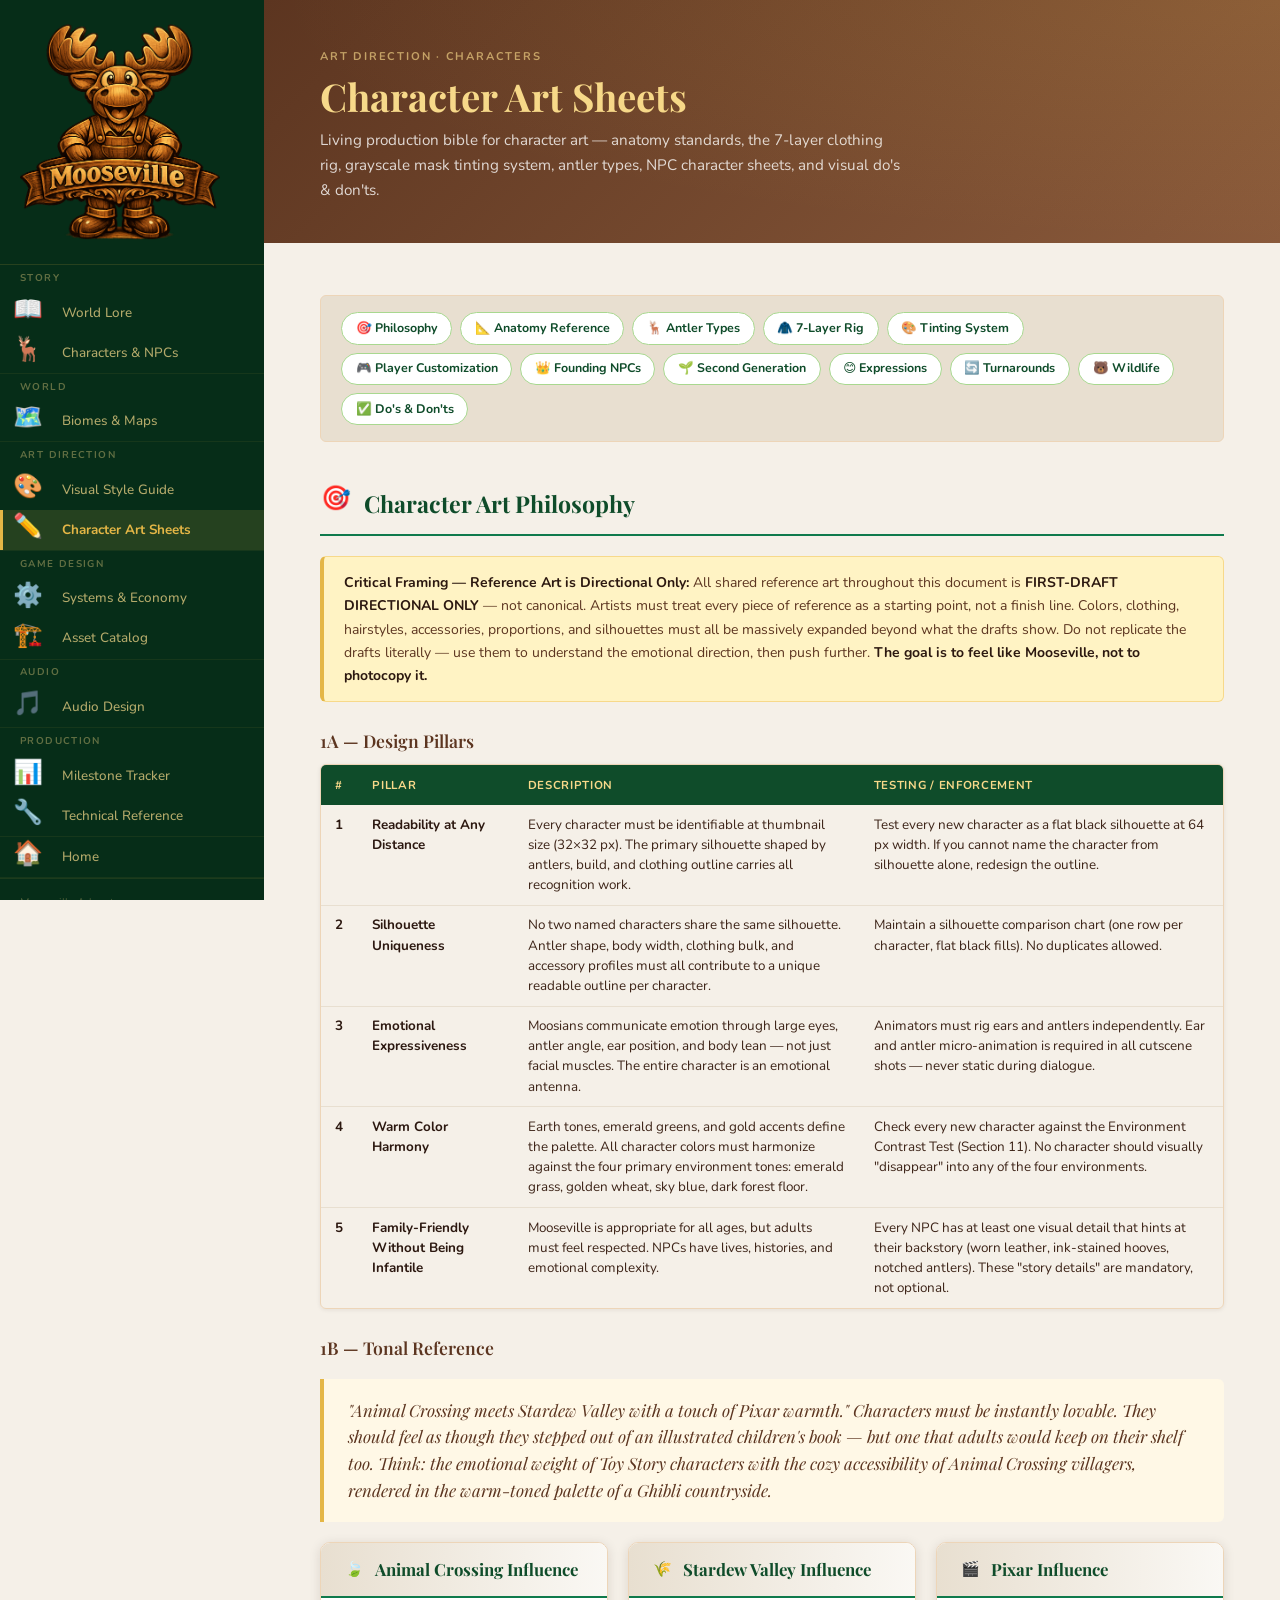
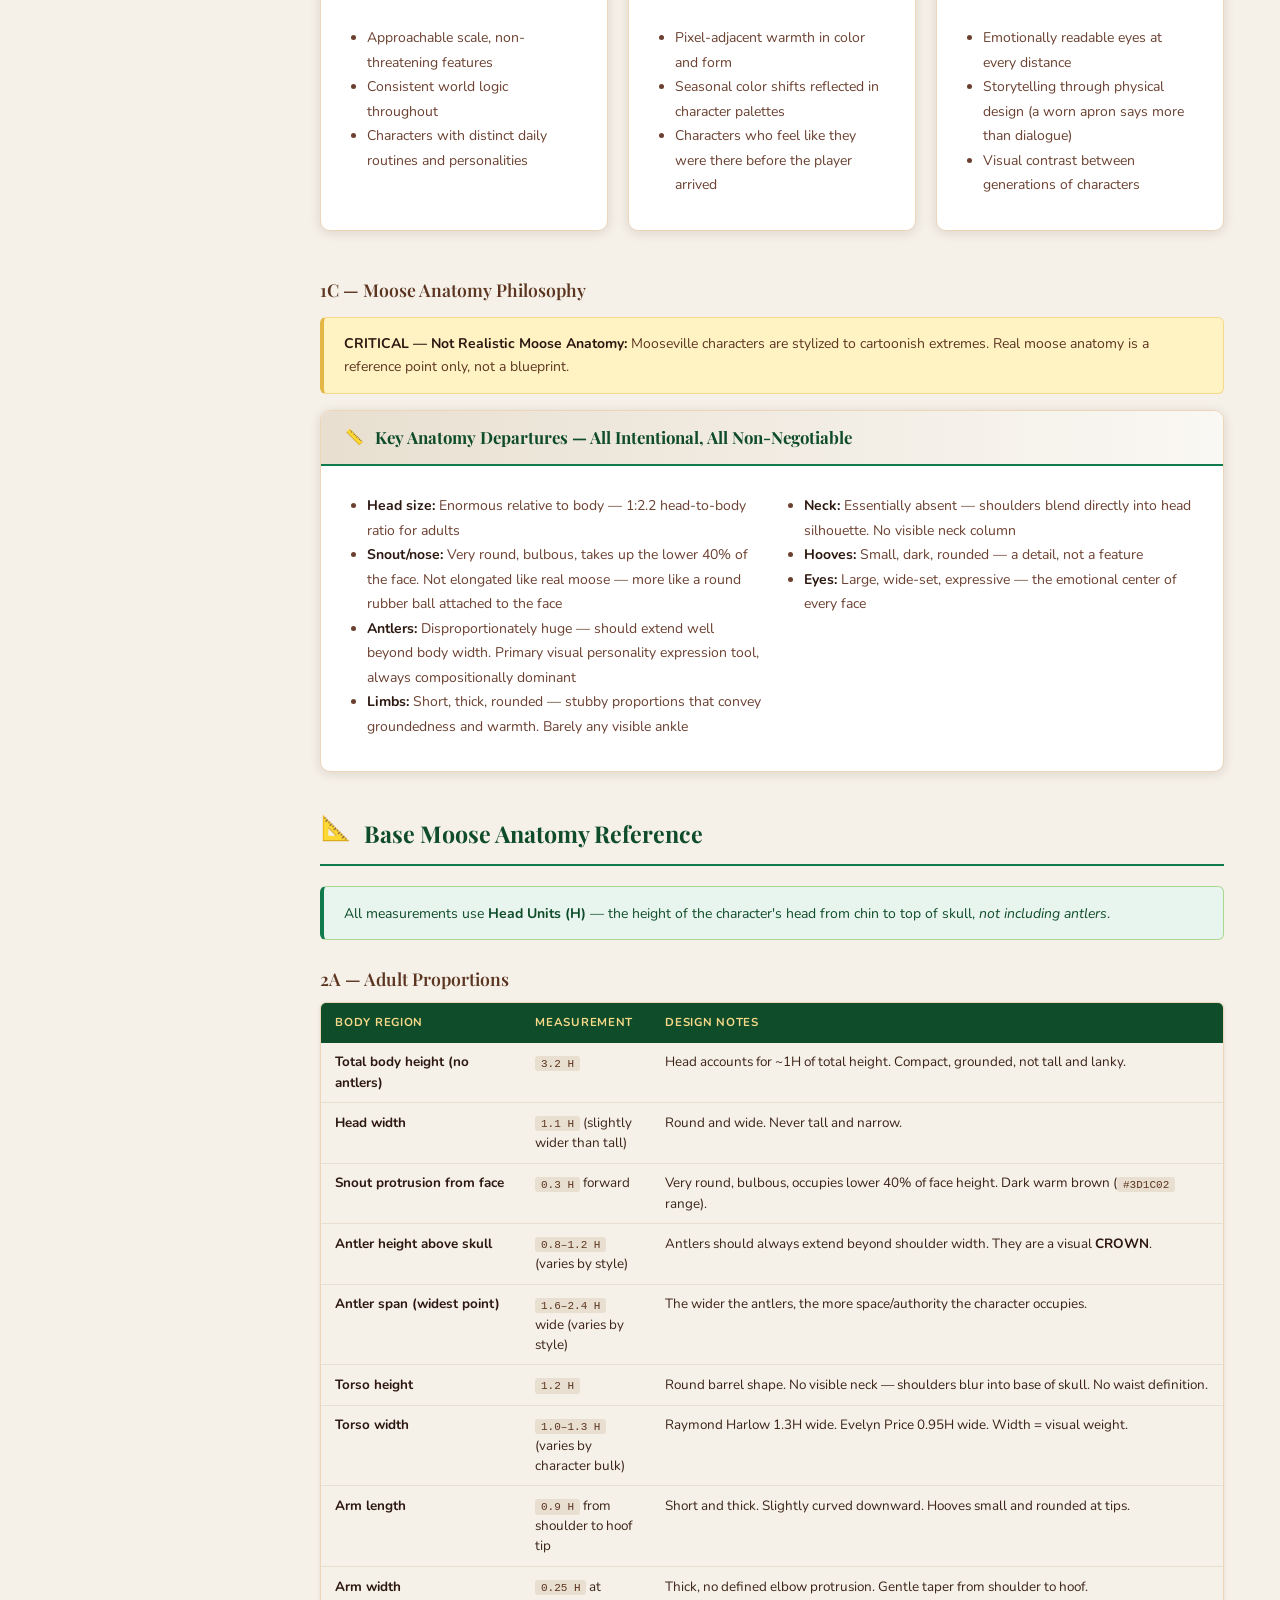
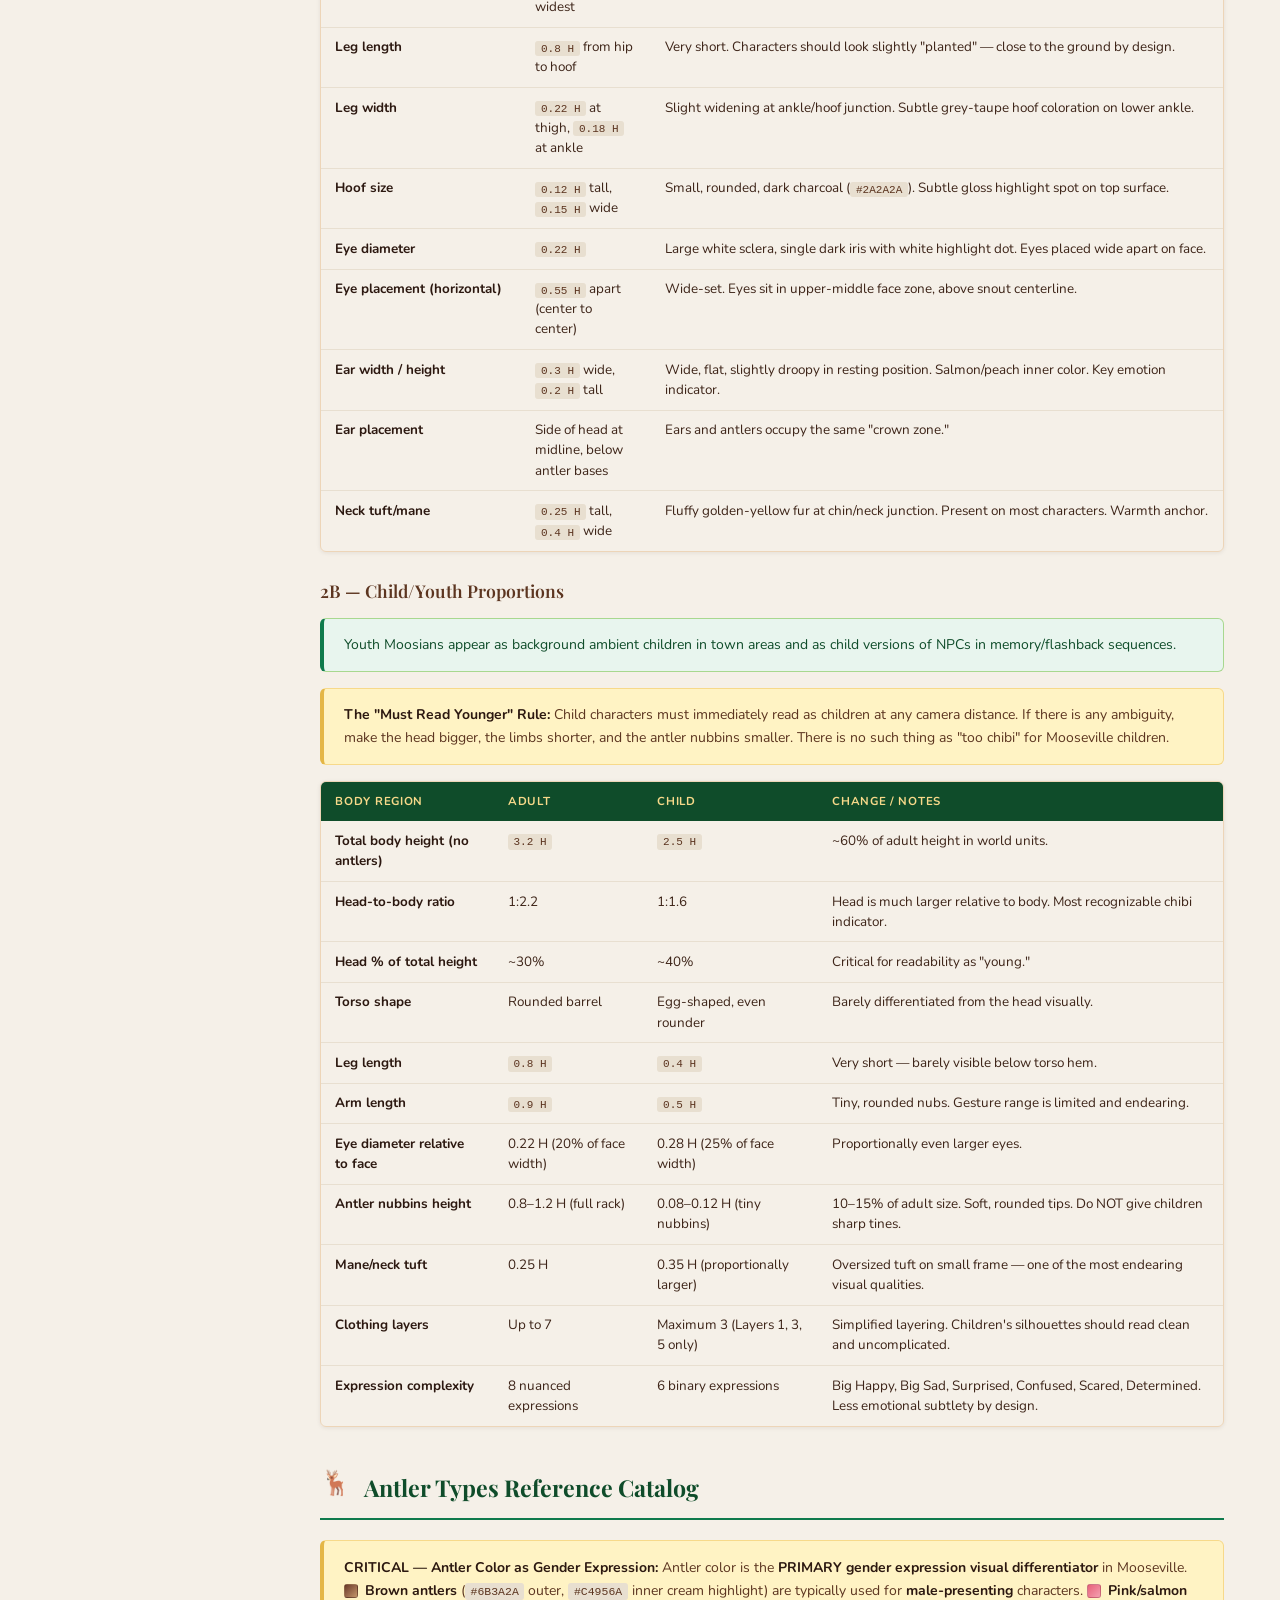
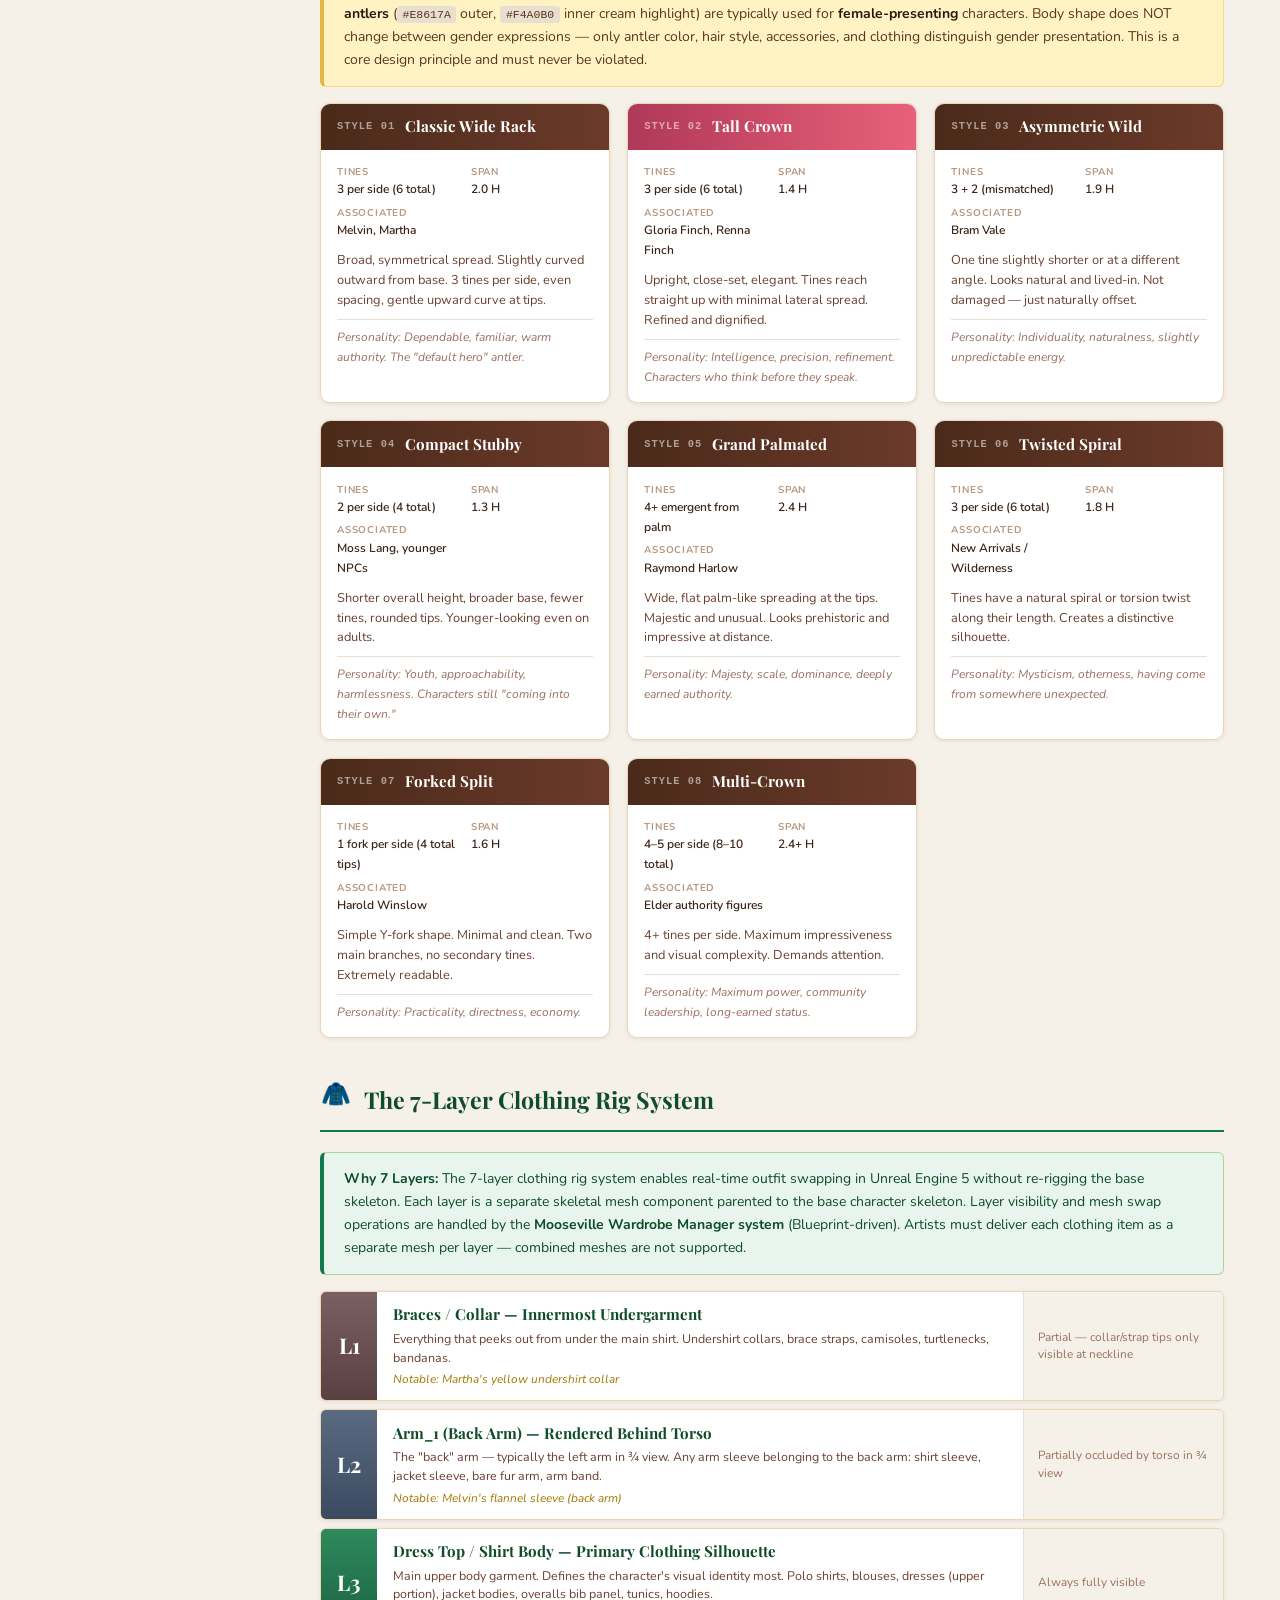
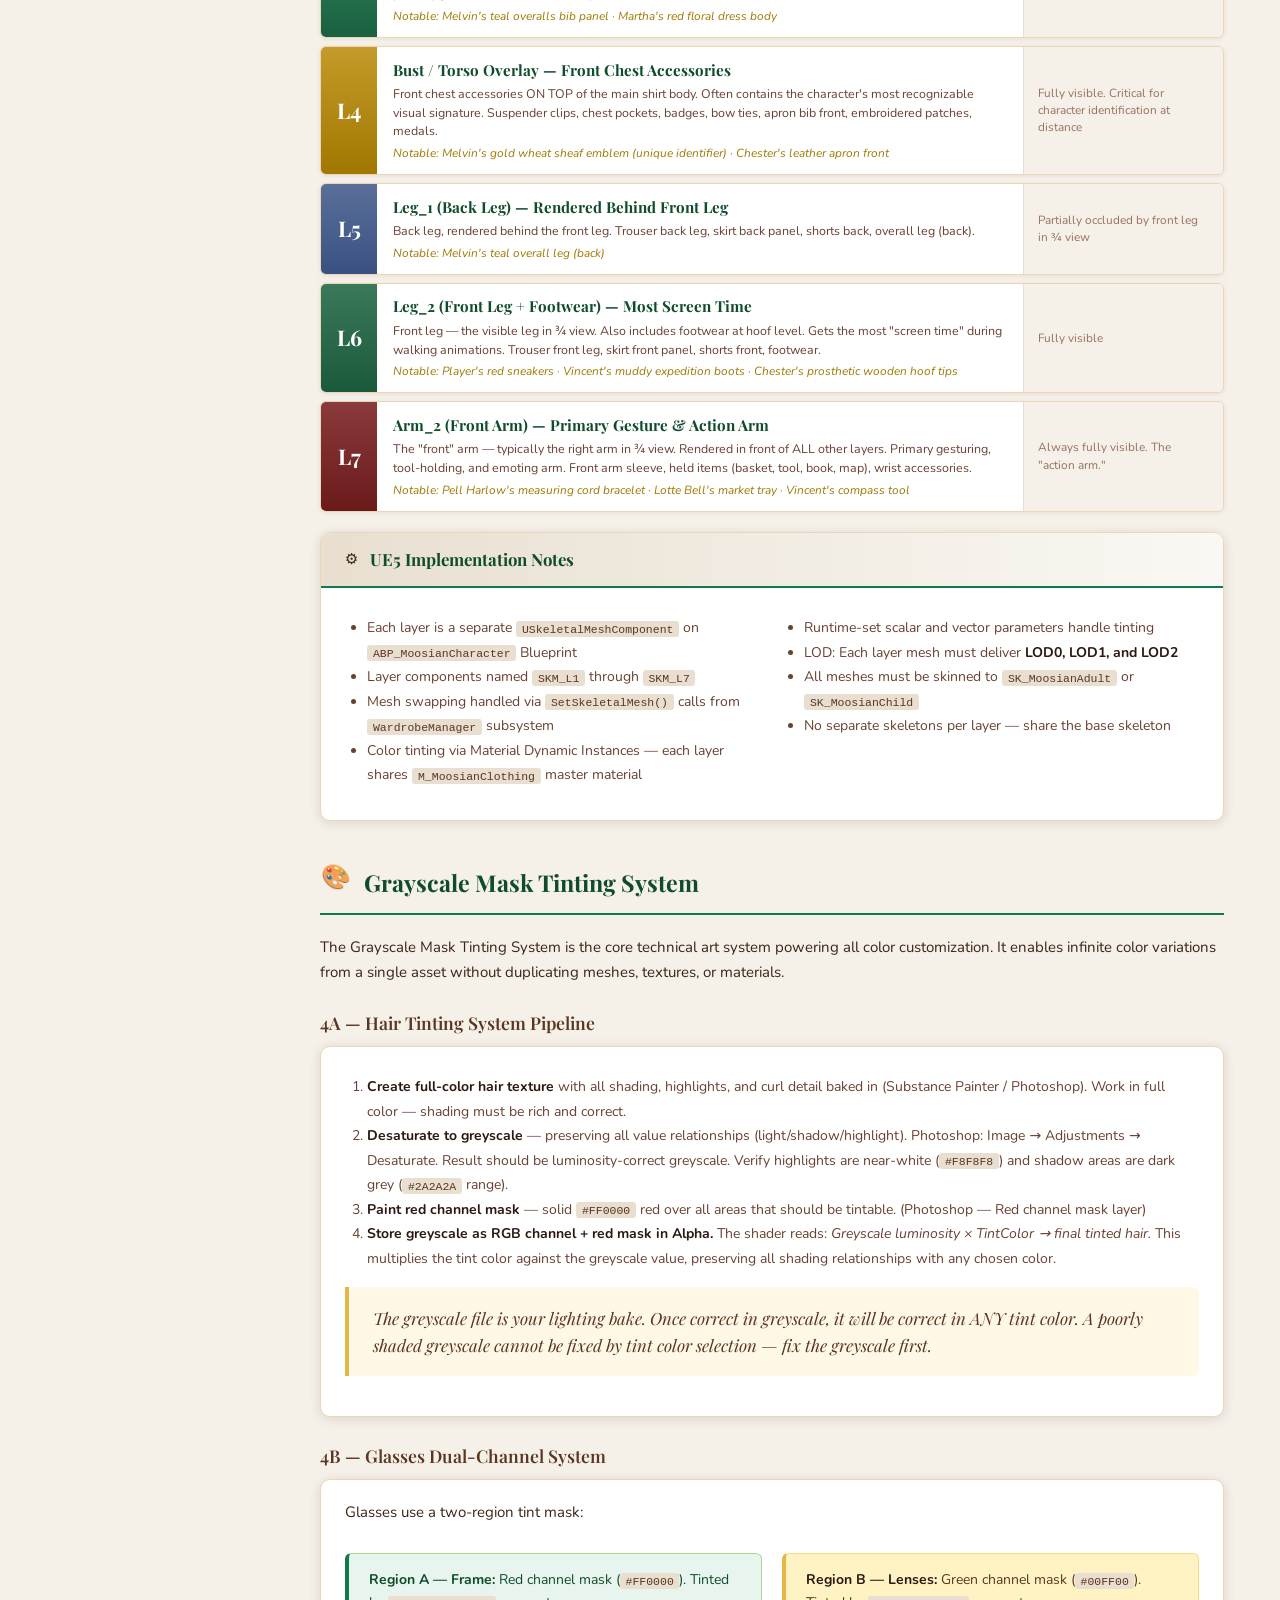
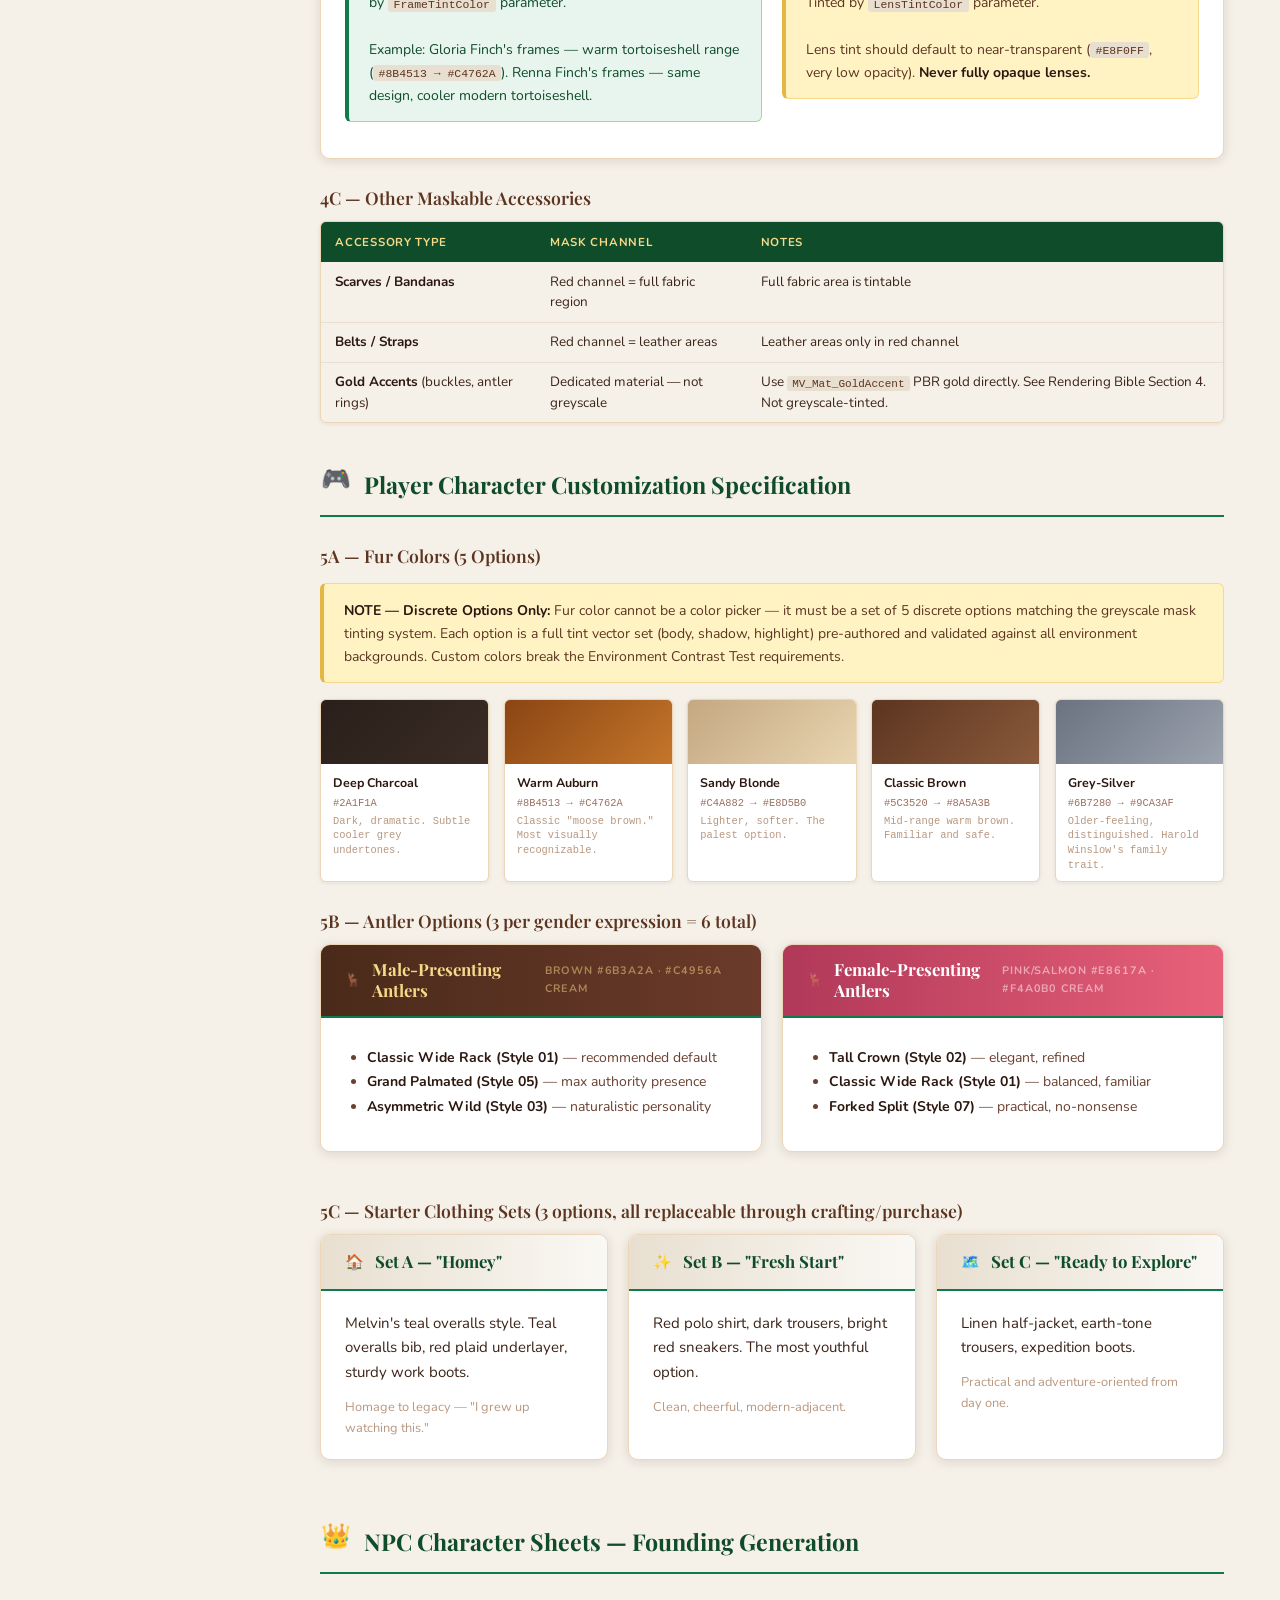
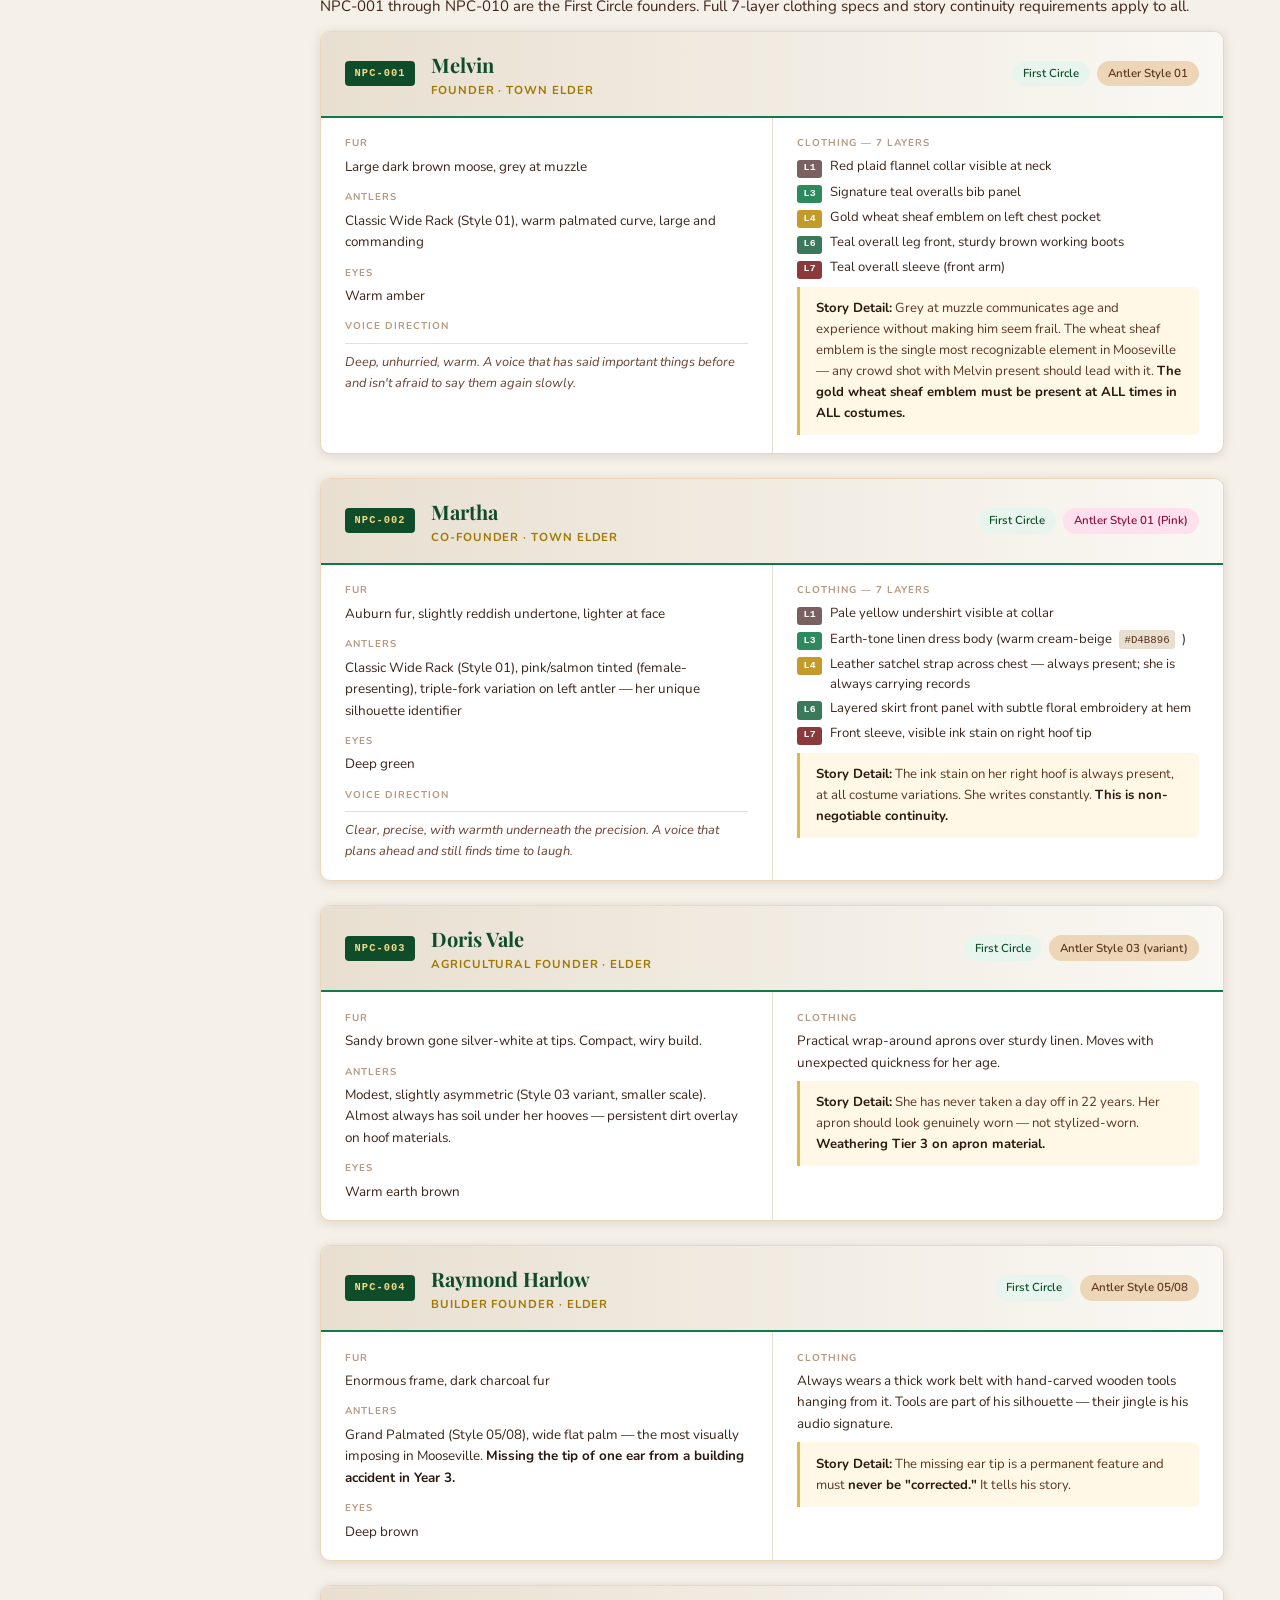
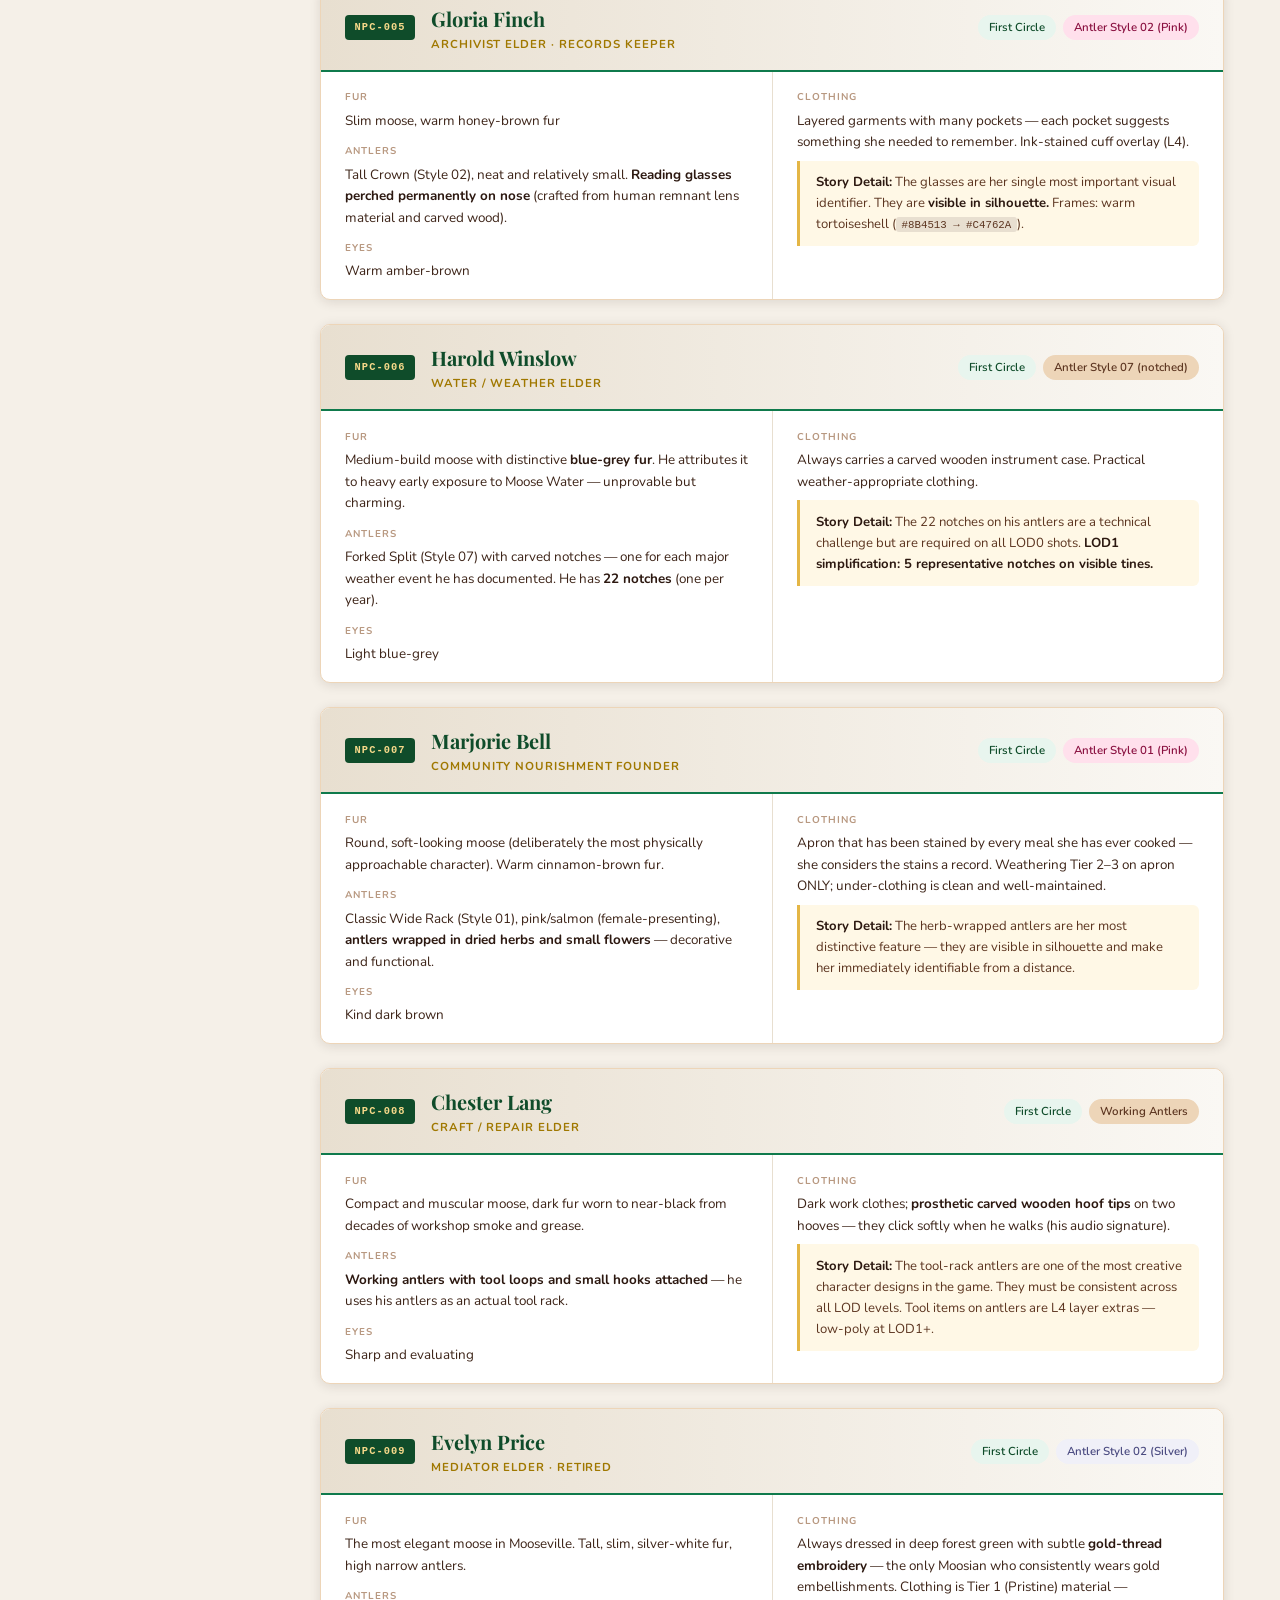
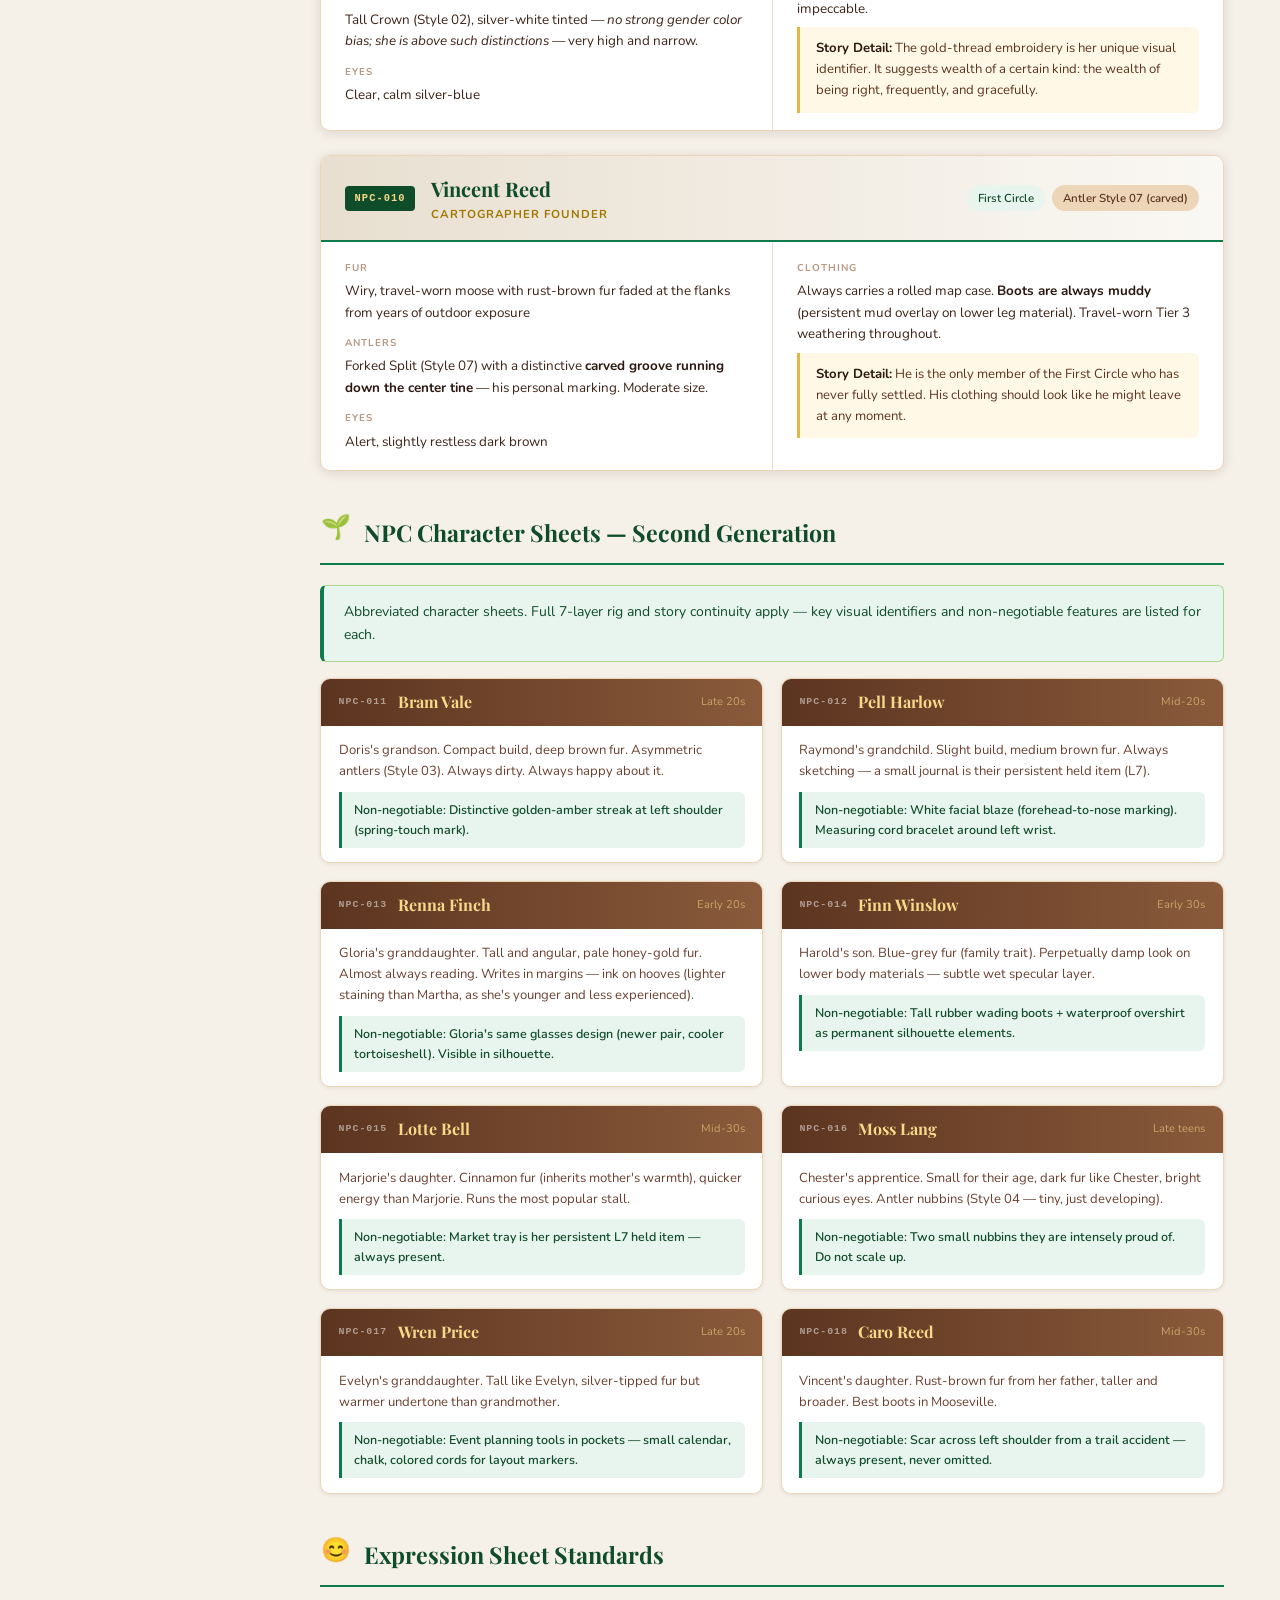
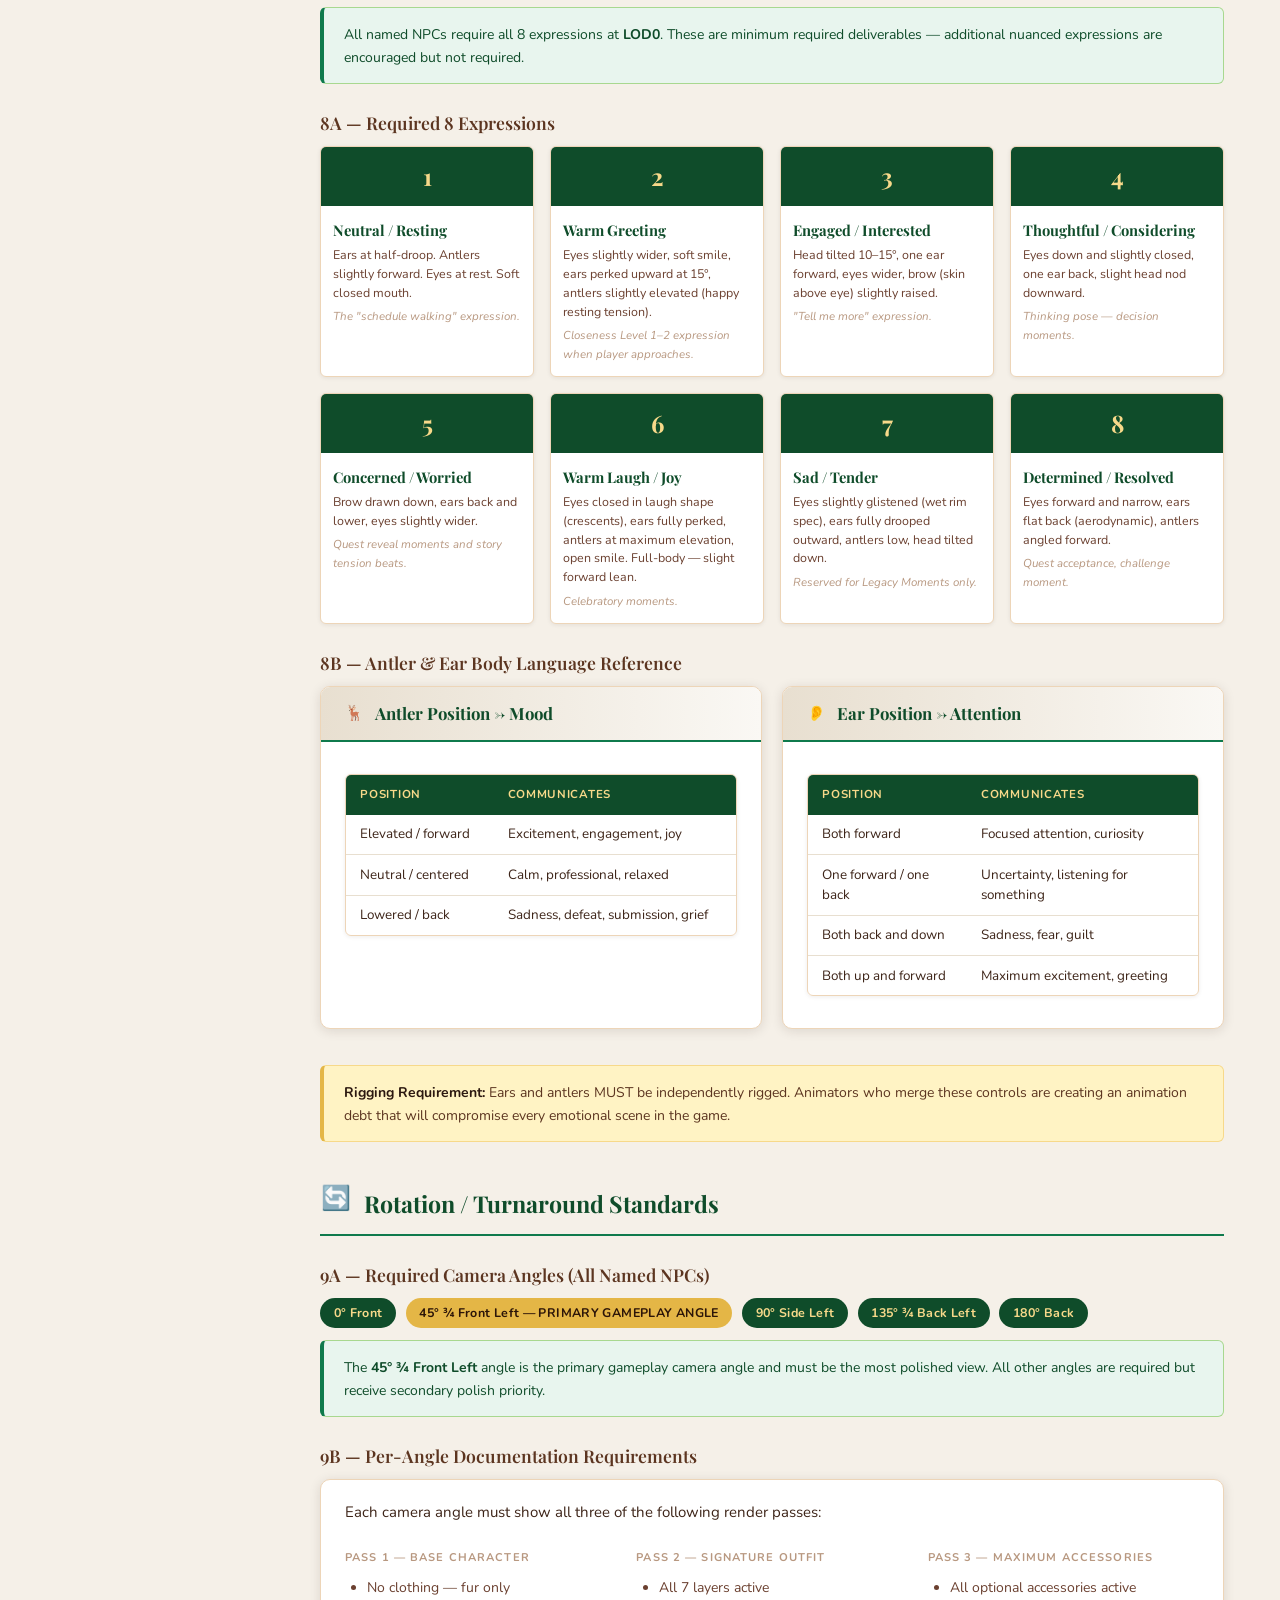
<file: docs/character-art.html>
<!DOCTYPE html>
<html lang="en">
<head>
<meta charset="UTF-8">
<meta name="viewport" content="width=device-width, initial-scale=1.0">
<title>Character Art Sheets — Mooseville Adventures</title>
<link rel="stylesheet" href="css/style.css">
</head>
<body>

<nav class="sidebar" id="site-nav"></nav>
<script src="js/nav.js"></script>

<main class="main">

  <div class="page-hero" style="background: linear-gradient(135deg, #5C3520 0%, #8A5A3B 100%);">
    <div class="hero-label">Art Direction · Characters</div>
    <h1>Character Art Sheets</h1>
    <p class="hero-desc">Living production bible for character art — anatomy standards, the 7-layer clothing rig, grayscale mask tinting system, antler types, NPC character sheets, and visual do's &amp; don'ts.</p>
  </div>

  <div class="content">

    <!-- Quick nav TOC -->
    <div class="toc-row">
      <a href="#philosophy" class="toc-link">🎯 Philosophy</a>
      <a href="#anatomy" class="toc-link">📐 Anatomy Reference</a>
      <a href="#antlers" class="toc-link">🦌 Antler Types</a>
      <a href="#layers" class="toc-link">🧥 7-Layer Rig</a>
      <a href="#tinting" class="toc-link">🎨 Tinting System</a>
      <a href="#player" class="toc-link">🎮 Player Customization</a>
      <a href="#npcs-founding" class="toc-link">👑 Founding NPCs</a>
      <a href="#npcs-gen2" class="toc-link">🌱 Second Generation</a>
      <a href="#expressions" class="toc-link">😊 Expressions</a>
      <a href="#turnaround" class="toc-link">🔄 Turnarounds</a>
      <a href="#wildlife" class="toc-link">🐻 Wildlife</a>
      <a href="#dos-donts" class="toc-link">✅ Do's &amp; Don'ts</a>
    </div>

    <!-- ═══════════════════════════════════════════════════════
         SECTION 1 — PHILOSOPHY
    ══════════════════════════════════════════════════════════ -->
    <div id="philosophy" class="section-header">
      <span class="section-icon"><img src="img/target.svg" alt="Target"></span>
      <h2>Character Art Philosophy</h2>
    </div>

    <div class="warn-box">
      <strong>Critical Framing — Reference Art is Directional Only:</strong> All shared reference art throughout this document is <strong>FIRST-DRAFT DIRECTIONAL ONLY</strong> — not canonical. Artists must treat every piece of reference as a starting point, not a finish line. Colors, clothing, hairstyles, accessories, proportions, and silhouettes must all be massively expanded beyond what the drafts show. Do not replicate the drafts literally — use them to understand the emotional direction, then push further. <strong>The goal is to feel like Mooseville, not to photocopy it.</strong>
    </div>

    <!-- Design Pillars -->
    <h3 class="subsection-header">1A — Design Pillars</h3>
    <div class="table-wrap">
      <table>
        <thead>
          <tr>
            <th>#</th>
            <th>Pillar</th>
            <th>Description</th>
            <th>Testing / Enforcement</th>
          </tr>
        </thead>
        <tbody>
          <tr>
            <td><strong>1</strong></td>
            <td><strong>Readability at Any Distance</strong></td>
            <td>Every character must be identifiable at thumbnail size (32×32 px). The primary silhouette shaped by antlers, build, and clothing outline carries all recognition work.</td>
            <td>Test every new character as a flat black silhouette at 64 px width. If you cannot name the character from silhouette alone, redesign the outline.</td>
          </tr>
          <tr>
            <td><strong>2</strong></td>
            <td><strong>Silhouette Uniqueness</strong></td>
            <td>No two named characters share the same silhouette. Antler shape, body width, clothing bulk, and accessory profiles must all contribute to a unique readable outline per character.</td>
            <td>Maintain a silhouette comparison chart (one row per character, flat black fills). No duplicates allowed.</td>
          </tr>
          <tr>
            <td><strong>3</strong></td>
            <td><strong>Emotional Expressiveness</strong></td>
            <td>Moosians communicate emotion through large eyes, antler angle, ear position, and body lean — not just facial muscles. The entire character is an emotional antenna.</td>
            <td>Animators must rig ears and antlers independently. Ear and antler micro-animation is required in all cutscene shots — never static during dialogue.</td>
          </tr>
          <tr>
            <td><strong>4</strong></td>
            <td><strong>Warm Color Harmony</strong></td>
            <td>Earth tones, emerald greens, and gold accents define the palette. All character colors must harmonize against the four primary environment tones: emerald grass, golden wheat, sky blue, dark forest floor.</td>
            <td>Check every new character against the Environment Contrast Test (Section 11). No character should visually "disappear" into any of the four environments.</td>
          </tr>
          <tr>
            <td><strong>5</strong></td>
            <td><strong>Family-Friendly Without Being Infantile</strong></td>
            <td>Mooseville is appropriate for all ages, but adults must feel respected. NPCs have lives, histories, and emotional complexity.</td>
            <td>Every NPC has at least one visual detail that hints at their backstory (worn leather, ink-stained hooves, notched antlers). These "story details" are mandatory, not optional.</td>
          </tr>
        </tbody>
      </table>
    </div>

    <!-- Tonal Reference -->
    <h3 class="subsection-header">1B — Tonal Reference</h3>
    <div class="pull-quote">
      "Animal Crossing meets Stardew Valley with a touch of Pixar warmth." Characters must be instantly lovable. They should feel as though they stepped out of an illustrated children's book — but one that adults would keep on their shelf too. Think: the emotional weight of Toy Story characters with the cozy accessibility of Animal Crossing villagers, rendered in the warm-toned palette of a Ghibli countryside.
    </div>

    <div class="grid-3">
      <div class="card">
        <div class="card-header"><span>🍃</span><h3>Animal Crossing Influence</h3></div>
        <div class="card-body">
          <ul class="styled-list">
            <li>Approachable scale, non-threatening features</li>
            <li>Consistent world logic throughout</li>
            <li>Characters with distinct daily routines and personalities</li>
          </ul>
        </div>
      </div>
      <div class="card">
        <div class="card-header"><span>🌾</span><h3>Stardew Valley Influence</h3></div>
        <div class="card-body">
          <ul class="styled-list">
            <li>Pixel-adjacent warmth in color and form</li>
            <li>Seasonal color shifts reflected in character palettes</li>
            <li>Characters who feel like they were there before the player arrived</li>
          </ul>
        </div>
      </div>
      <div class="card">
        <div class="card-header"><span>🎬</span><h3>Pixar Influence</h3></div>
        <div class="card-body">
          <ul class="styled-list">
            <li>Emotionally readable eyes at every distance</li>
            <li>Storytelling through physical design (a worn apron says more than dialogue)</li>
            <li>Visual contrast between generations of characters</li>
          </ul>
        </div>
      </div>
    </div>

    <!-- Anatomy Philosophy -->
    <h3 class="subsection-header">1C — Moose Anatomy Philosophy</h3>
    <div class="warn-box">
      <strong>CRITICAL — Not Realistic Moose Anatomy:</strong> Mooseville characters are stylized to cartoonish extremes. Real moose anatomy is a reference point only, not a blueprint.
    </div>
    <div class="card">
      <div class="card-header"><span>📏</span><h3>Key Anatomy Departures — All Intentional, All Non-Negotiable</h3></div>
      <div class="card-body">
        <div class="grid-2">
          <ul class="styled-list">
            <li><strong>Head size:</strong> Enormous relative to body — 1:2.2 head-to-body ratio for adults</li>
            <li><strong>Snout/nose:</strong> Very round, bulbous, takes up the lower 40% of the face. Not elongated like real moose — more like a round rubber ball attached to the face</li>
            <li><strong>Antlers:</strong> Disproportionately huge — should extend well beyond body width. Primary visual personality expression tool, always compositionally dominant</li>
            <li><strong>Limbs:</strong> Short, thick, rounded — stubby proportions that convey groundedness and warmth. Barely any visible ankle</li>
          </ul>
          <ul class="styled-list">
            <li><strong>Neck:</strong> Essentially absent — shoulders blend directly into head silhouette. No visible neck column</li>
            <li><strong>Hooves:</strong> Small, dark, rounded — a detail, not a feature</li>
            <li><strong>Eyes:</strong> Large, wide-set, expressive — the emotional center of every face</li>
          </ul>
        </div>
      </div>
    </div>


    <!-- ═══════════════════════════════════════════════════════
         SECTION 2 — BASE ANATOMY REFERENCE
    ══════════════════════════════════════════════════════════ -->
    <div id="anatomy" class="section-header">
      <span class="section-icon"><img src="img/triangle-ruler.svg" alt="Triangle Ruler"></span>
      <h2>Base Moose Anatomy Reference</h2>
    </div>

    <div class="info-box">
      All measurements use <strong>Head Units (H)</strong> — the height of the character's head from chin to top of skull, <em>not including antlers</em>.
    </div>

    <!-- Adult Proportions -->
    <h3 class="subsection-header">2A — Adult Proportions</h3>
    <div class="table-wrap">
      <table class="anatomy-table">
        <thead>
          <tr>
            <th>Body Region</th>
            <th>Measurement</th>
            <th>Design Notes</th>
          </tr>
        </thead>
        <tbody>
          <tr>
            <td><strong>Total body height (no antlers)</strong></td>
            <td><code>3.2 H</code></td>
            <td>Head accounts for ~1H of total height. Compact, grounded, not tall and lanky.</td>
          </tr>
          <tr>
            <td><strong>Head width</strong></td>
            <td><code>1.1 H</code> (slightly wider than tall)</td>
            <td>Round and wide. Never tall and narrow.</td>
          </tr>
          <tr>
            <td><strong>Snout protrusion from face</strong></td>
            <td><code>0.3 H</code> forward</td>
            <td>Very round, bulbous, occupies lower 40% of face height. Dark warm brown (<code>#3D1C02</code> range).</td>
          </tr>
          <tr>
            <td><strong>Antler height above skull</strong></td>
            <td><code>0.8–1.2 H</code> (varies by style)</td>
            <td>Antlers should always extend beyond shoulder width. They are a visual <strong>CROWN</strong>.</td>
          </tr>
          <tr>
            <td><strong>Antler span (widest point)</strong></td>
            <td><code>1.6–2.4 H</code> wide (varies by style)</td>
            <td>The wider the antlers, the more space/authority the character occupies.</td>
          </tr>
          <tr>
            <td><strong>Torso height</strong></td>
            <td><code>1.2 H</code></td>
            <td>Round barrel shape. No visible neck — shoulders blur into base of skull. No waist definition.</td>
          </tr>
          <tr>
            <td><strong>Torso width</strong></td>
            <td><code>1.0–1.3 H</code> (varies by character bulk)</td>
            <td>Raymond Harlow 1.3H wide. Evelyn Price 0.95H wide. Width = visual weight.</td>
          </tr>
          <tr>
            <td><strong>Arm length</strong></td>
            <td><code>0.9 H</code> from shoulder to hoof tip</td>
            <td>Short and thick. Slightly curved downward. Hooves small and rounded at tips.</td>
          </tr>
          <tr>
            <td><strong>Arm width</strong></td>
            <td><code>0.25 H</code> at widest</td>
            <td>Thick, no defined elbow protrusion. Gentle taper from shoulder to hoof.</td>
          </tr>
          <tr>
            <td><strong>Leg length</strong></td>
            <td><code>0.8 H</code> from hip to hoof</td>
            <td>Very short. Characters should look slightly "planted" — close to the ground by design.</td>
          </tr>
          <tr>
            <td><strong>Leg width</strong></td>
            <td><code>0.22 H</code> at thigh, <code>0.18 H</code> at ankle</td>
            <td>Slight widening at ankle/hoof junction. Subtle grey-taupe hoof coloration on lower ankle.</td>
          </tr>
          <tr>
            <td><strong>Hoof size</strong></td>
            <td><code>0.12 H</code> tall, <code>0.15 H</code> wide</td>
            <td>Small, rounded, dark charcoal (<code>#2A2A2A</code>). Subtle gloss highlight spot on top surface.</td>
          </tr>
          <tr>
            <td><strong>Eye diameter</strong></td>
            <td><code>0.22 H</code></td>
            <td>Large white sclera, single dark iris with white highlight dot. Eyes placed wide apart on face.</td>
          </tr>
          <tr>
            <td><strong>Eye placement (horizontal)</strong></td>
            <td><code>0.55 H</code> apart (center to center)</td>
            <td>Wide-set. Eyes sit in upper-middle face zone, above snout centerline.</td>
          </tr>
          <tr>
            <td><strong>Ear width / height</strong></td>
            <td><code>0.3 H</code> wide, <code>0.2 H</code> tall</td>
            <td>Wide, flat, slightly droopy in resting position. Salmon/peach inner color. Key emotion indicator.</td>
          </tr>
          <tr>
            <td><strong>Ear placement</strong></td>
            <td>Side of head at midline, below antler bases</td>
            <td>Ears and antlers occupy the same "crown zone."</td>
          </tr>
          <tr>
            <td><strong>Neck tuft/mane</strong></td>
            <td><code>0.25 H</code> tall, <code>0.4 H</code> wide</td>
            <td>Fluffy golden-yellow fur at chin/neck junction. Present on most characters. Warmth anchor.</td>
          </tr>
        </tbody>
      </table>
    </div>

    <!-- Child Proportions -->
    <h3 class="subsection-header">2B — Child/Youth Proportions</h3>
    <div class="info-box">
      Youth Moosians appear as background ambient children in town areas and as child versions of NPCs in memory/flashback sequences.
    </div>
    <div class="warn-box">
      <strong>The "Must Read Younger" Rule:</strong> Child characters must immediately read as children at any camera distance. If there is any ambiguity, make the head bigger, the limbs shorter, and the antler nubbins smaller. There is no such thing as "too chibi" for Mooseville children.
    </div>
    <div class="table-wrap">
      <table>
        <thead>
          <tr>
            <th>Body Region</th>
            <th>Adult</th>
            <th>Child</th>
            <th>Change / Notes</th>
          </tr>
        </thead>
        <tbody>
          <tr>
            <td><strong>Total body height (no antlers)</strong></td>
            <td><code>3.2 H</code></td>
            <td><code>2.5 H</code></td>
            <td>~60% of adult height in world units.</td>
          </tr>
          <tr>
            <td><strong>Head-to-body ratio</strong></td>
            <td>1:2.2</td>
            <td>1:1.6</td>
            <td>Head is much larger relative to body. Most recognizable chibi indicator.</td>
          </tr>
          <tr>
            <td><strong>Head % of total height</strong></td>
            <td>~30%</td>
            <td>~40%</td>
            <td>Critical for readability as "young."</td>
          </tr>
          <tr>
            <td><strong>Torso shape</strong></td>
            <td>Rounded barrel</td>
            <td>Egg-shaped, even rounder</td>
            <td>Barely differentiated from the head visually.</td>
          </tr>
          <tr>
            <td><strong>Leg length</strong></td>
            <td><code>0.8 H</code></td>
            <td><code>0.4 H</code></td>
            <td>Very short — barely visible below torso hem.</td>
          </tr>
          <tr>
            <td><strong>Arm length</strong></td>
            <td><code>0.9 H</code></td>
            <td><code>0.5 H</code></td>
            <td>Tiny, rounded nubs. Gesture range is limited and endearing.</td>
          </tr>
          <tr>
            <td><strong>Eye diameter relative to face</strong></td>
            <td>0.22 H (20% of face width)</td>
            <td>0.28 H (25% of face width)</td>
            <td>Proportionally even larger eyes.</td>
          </tr>
          <tr>
            <td><strong>Antler nubbins height</strong></td>
            <td>0.8–1.2 H (full rack)</td>
            <td>0.08–0.12 H (tiny nubbins)</td>
            <td>10–15% of adult size. Soft, rounded tips. Do NOT give children sharp tines.</td>
          </tr>
          <tr>
            <td><strong>Mane/neck tuft</strong></td>
            <td>0.25 H</td>
            <td>0.35 H (proportionally larger)</td>
            <td>Oversized tuft on small frame — one of the most endearing visual qualities.</td>
          </tr>
          <tr>
            <td><strong>Clothing layers</strong></td>
            <td>Up to 7</td>
            <td>Maximum 3 (Layers 1, 3, 5 only)</td>
            <td>Simplified layering. Children's silhouettes should read clean and uncomplicated.</td>
          </tr>
          <tr>
            <td><strong>Expression complexity</strong></td>
            <td>8 nuanced expressions</td>
            <td>6 binary expressions</td>
            <td>Big Happy, Big Sad, Surprised, Confused, Scared, Determined. Less emotional subtlety by design.</td>
          </tr>
        </tbody>
      </table>
    </div>


    <!-- ═══════════════════════════════════════════════════════
         SECTION 2C — ANTLER TYPES
    ══════════════════════════════════════════════════════════ -->
    <div id="antlers" class="section-header">
      <span class="section-icon"><img src="img/moose.svg" alt="Moose"></span>
      <h2>Antler Types Reference Catalog</h2>
    </div>

    <div class="warn-box">
      <strong>CRITICAL — Antler Color as Gender Expression:</strong> Antler color is the <strong>PRIMARY gender expression visual differentiator</strong> in Mooseville. <span class="inline-swatch" style="background:linear-gradient(135deg,#6B3A2A,#C4956A)"></span> <strong>Brown antlers</strong> (<code>#6B3A2A</code> outer, <code>#C4956A</code> inner cream highlight) are typically used for <strong>male-presenting</strong> characters. <span class="inline-swatch" style="background:linear-gradient(135deg,#E8617A,#F4A0B0)"></span> <strong>Pink/salmon antlers</strong> (<code>#E8617A</code> outer, <code>#F4A0B0</code> inner cream highlight) are typically used for <strong>female-presenting</strong> characters. Body shape does NOT change between gender expressions — only antler color, hair style, accessories, and clothing distinguish gender presentation. This is a core design principle and must never be violated.
    </div>

    <div class="antler-grid">

      <!-- Style 01 -->
      <div class="antler-card">
        <div class="antler-card-header brown-antler">
          <span class="antler-id">Style 01</span>
          <span class="antler-name">Classic Wide Rack</span>
        </div>
        <div class="antler-card-body">
          <div class="antler-meta">
            <div class="antler-meta-item"><span class="label">Tines</span><span class="value">3 per side (6 total)</span></div>
            <div class="antler-meta-item"><span class="label">Span</span><span class="value">2.0 H</span></div>
            <div class="antler-meta-item"><span class="label">Associated</span><span class="value">Melvin, Martha</span></div>
          </div>
          <p class="antler-desc">Broad, symmetrical spread. Slightly curved outward from base. 3 tines per side, even spacing, gentle upward curve at tips.</p>
          <p class="antler-personality">Personality: Dependable, familiar, warm authority. The "default hero" antler.</p>
        </div>
      </div>

      <!-- Style 02 -->
      <div class="antler-card">
        <div class="antler-card-header pink-antler">
          <span class="antler-id">Style 02</span>
          <span class="antler-name">Tall Crown</span>
        </div>
        <div class="antler-card-body">
          <div class="antler-meta">
            <div class="antler-meta-item"><span class="label">Tines</span><span class="value">3 per side (6 total)</span></div>
            <div class="antler-meta-item"><span class="label">Span</span><span class="value">1.4 H</span></div>
            <div class="antler-meta-item"><span class="label">Associated</span><span class="value">Gloria Finch, Renna Finch</span></div>
          </div>
          <p class="antler-desc">Upright, close-set, elegant. Tines reach straight up with minimal lateral spread. Refined and dignified.</p>
          <p class="antler-personality">Personality: Intelligence, precision, refinement. Characters who think before they speak.</p>
        </div>
      </div>

      <!-- Style 03 -->
      <div class="antler-card">
        <div class="antler-card-header brown-antler">
          <span class="antler-id">Style 03</span>
          <span class="antler-name">Asymmetric Wild</span>
        </div>
        <div class="antler-card-body">
          <div class="antler-meta">
            <div class="antler-meta-item"><span class="label">Tines</span><span class="value">3 + 2 (mismatched)</span></div>
            <div class="antler-meta-item"><span class="label">Span</span><span class="value">1.9 H</span></div>
            <div class="antler-meta-item"><span class="label">Associated</span><span class="value">Bram Vale</span></div>
          </div>
          <p class="antler-desc">One tine slightly shorter or at a different angle. Looks natural and lived-in. Not damaged — just naturally offset.</p>
          <p class="antler-personality">Personality: Individuality, naturalness, slightly unpredictable energy.</p>
        </div>
      </div>

      <!-- Style 04 -->
      <div class="antler-card">
        <div class="antler-card-header brown-antler">
          <span class="antler-id">Style 04</span>
          <span class="antler-name">Compact Stubby</span>
        </div>
        <div class="antler-card-body">
          <div class="antler-meta">
            <div class="antler-meta-item"><span class="label">Tines</span><span class="value">2 per side (4 total)</span></div>
            <div class="antler-meta-item"><span class="label">Span</span><span class="value">1.3 H</span></div>
            <div class="antler-meta-item"><span class="label">Associated</span><span class="value">Moss Lang, younger NPCs</span></div>
          </div>
          <p class="antler-desc">Shorter overall height, broader base, fewer tines, rounded tips. Younger-looking even on adults.</p>
          <p class="antler-personality">Personality: Youth, approachability, harmlessness. Characters still "coming into their own."</p>
        </div>
      </div>

      <!-- Style 05 -->
      <div class="antler-card">
        <div class="antler-card-header brown-antler">
          <span class="antler-id">Style 05</span>
          <span class="antler-name">Grand Palmated</span>
        </div>
        <div class="antler-card-body">
          <div class="antler-meta">
            <div class="antler-meta-item"><span class="label">Tines</span><span class="value">4+ emergent from palm</span></div>
            <div class="antler-meta-item"><span class="label">Span</span><span class="value">2.4 H</span></div>
            <div class="antler-meta-item"><span class="label">Associated</span><span class="value">Raymond Harlow</span></div>
          </div>
          <p class="antler-desc">Wide, flat palm-like spreading at the tips. Majestic and unusual. Looks prehistoric and impressive at distance.</p>
          <p class="antler-personality">Personality: Majesty, scale, dominance, deeply earned authority.</p>
        </div>
      </div>

      <!-- Style 06 -->
      <div class="antler-card">
        <div class="antler-card-header brown-antler">
          <span class="antler-id">Style 06</span>
          <span class="antler-name">Twisted Spiral</span>
        </div>
        <div class="antler-card-body">
          <div class="antler-meta">
            <div class="antler-meta-item"><span class="label">Tines</span><span class="value">3 per side (6 total)</span></div>
            <div class="antler-meta-item"><span class="label">Span</span><span class="value">1.8 H</span></div>
            <div class="antler-meta-item"><span class="label">Associated</span><span class="value">New Arrivals / Wilderness</span></div>
          </div>
          <p class="antler-desc">Tines have a natural spiral or torsion twist along their length. Creates a distinctive silhouette.</p>
          <p class="antler-personality">Personality: Mysticism, otherness, having come from somewhere unexpected.</p>
        </div>
      </div>

      <!-- Style 07 -->
      <div class="antler-card">
        <div class="antler-card-header brown-antler">
          <span class="antler-id">Style 07</span>
          <span class="antler-name">Forked Split</span>
        </div>
        <div class="antler-card-body">
          <div class="antler-meta">
            <div class="antler-meta-item"><span class="label">Tines</span><span class="value">1 fork per side (4 total tips)</span></div>
            <div class="antler-meta-item"><span class="label">Span</span><span class="value">1.6 H</span></div>
            <div class="antler-meta-item"><span class="label">Associated</span><span class="value">Harold Winslow</span></div>
          </div>
          <p class="antler-desc">Simple Y-fork shape. Minimal and clean. Two main branches, no secondary tines. Extremely readable.</p>
          <p class="antler-personality">Personality: Practicality, directness, economy.</p>
        </div>
      </div>

      <!-- Style 08 -->
      <div class="antler-card">
        <div class="antler-card-header brown-antler">
          <span class="antler-id">Style 08</span>
          <span class="antler-name">Multi-Crown</span>
        </div>
        <div class="antler-card-body">
          <div class="antler-meta">
            <div class="antler-meta-item"><span class="label">Tines</span><span class="value">4–5 per side (8–10 total)</span></div>
            <div class="antler-meta-item"><span class="label">Span</span><span class="value">2.4+ H</span></div>
            <div class="antler-meta-item"><span class="label">Associated</span><span class="value">Elder authority figures</span></div>
          </div>
          <p class="antler-desc">4+ tines per side. Maximum impressiveness and visual complexity. Demands attention.</p>
          <p class="antler-personality">Personality: Maximum power, community leadership, long-earned status.</p>
        </div>
      </div>

    </div><!-- /.antler-grid -->


    <!-- ═══════════════════════════════════════════════════════
         SECTION 3 — 7-LAYER CLOTHING RIG
    ══════════════════════════════════════════════════════════ -->
    <div id="layers" class="section-header">
      <span class="section-icon"><img src="img/coat.svg" alt="Coat"></span>
      <h2>The 7-Layer Clothing Rig System</h2>
    </div>

    <div class="info-box">
      <strong>Why 7 Layers:</strong> The 7-layer clothing rig system enables real-time outfit swapping in Unreal Engine 5 without re-rigging the base skeleton. Each layer is a separate skeletal mesh component parented to the base character skeleton. Layer visibility and mesh swap operations are handled by the <strong>Mooseville Wardrobe Manager system</strong> (Blueprint-driven). Artists must deliver each clothing item as a separate mesh per layer — combined meshes are not supported.
    </div>

    <!-- Layer Stack -->
    <div class="layer-stack">

      <div class="layer-row">
        <div class="layer-num l1-color">L1</div>
        <div class="layer-body">
          <div class="layer-title">Braces / Collar — Innermost Undergarment</div>
          <div class="layer-examples">Everything that peeks out from under the main shirt. Undershirt collars, brace straps, camisoles, turtlenecks, bandanas.</div>
          <div class="layer-notable">Notable: Martha's yellow undershirt collar</div>
        </div>
        <div class="layer-visibility">Partial — collar/strap tips only visible at neckline</div>
      </div>

      <div class="layer-row">
        <div class="layer-num l2-color">L2</div>
        <div class="layer-body">
          <div class="layer-title">Arm_1 (Back Arm) — Rendered Behind Torso</div>
          <div class="layer-examples">The "back" arm — typically the left arm in ¾ view. Any arm sleeve belonging to the back arm: shirt sleeve, jacket sleeve, bare fur arm, arm band.</div>
          <div class="layer-notable">Notable: Melvin's flannel sleeve (back arm)</div>
        </div>
        <div class="layer-visibility">Partially occluded by torso in ¾ view</div>
      </div>

      <div class="layer-row">
        <div class="layer-num l3-color">L3</div>
        <div class="layer-body">
          <div class="layer-title">Dress Top / Shirt Body — Primary Clothing Silhouette</div>
          <div class="layer-examples">Main upper body garment. Defines the character's visual identity most. Polo shirts, blouses, dresses (upper portion), jacket bodies, overalls bib panel, tunics, hoodies.</div>
          <div class="layer-notable">Notable: Melvin's teal overalls bib panel · Martha's red floral dress body</div>
        </div>
        <div class="layer-visibility">Always fully visible</div>
      </div>

      <div class="layer-row">
        <div class="layer-num l4-color">L4</div>
        <div class="layer-body">
          <div class="layer-title">Bust / Torso Overlay — Front Chest Accessories</div>
          <div class="layer-examples">Front chest accessories ON TOP of the main shirt body. Often contains the character's most recognizable visual signature. Suspender clips, chest pockets, badges, bow ties, apron bib front, embroidered patches, medals.</div>
          <div class="layer-notable">Notable: Melvin's gold wheat sheaf emblem (unique identifier) · Chester's leather apron front</div>
        </div>
        <div class="layer-visibility">Fully visible. Critical for character identification at distance</div>
      </div>

      <div class="layer-row">
        <div class="layer-num l5-color">L5</div>
        <div class="layer-body">
          <div class="layer-title">Leg_1 (Back Leg) — Rendered Behind Front Leg</div>
          <div class="layer-examples">Back leg, rendered behind the front leg. Trouser back leg, skirt back panel, shorts back, overall leg (back).</div>
          <div class="layer-notable">Notable: Melvin's teal overall leg (back)</div>
        </div>
        <div class="layer-visibility">Partially occluded by front leg in ¾ view</div>
      </div>

      <div class="layer-row">
        <div class="layer-num l6-color">L6</div>
        <div class="layer-body">
          <div class="layer-title">Leg_2 (Front Leg + Footwear) — Most Screen Time</div>
          <div class="layer-examples">Front leg — the visible leg in ¾ view. Also includes footwear at hoof level. Gets the most "screen time" during walking animations. Trouser front leg, skirt front panel, shorts front, footwear.</div>
          <div class="layer-notable">Notable: Player's red sneakers · Vincent's muddy expedition boots · Chester's prosthetic wooden hoof tips</div>
        </div>
        <div class="layer-visibility">Fully visible</div>
      </div>

      <div class="layer-row">
        <div class="layer-num l7-color">L7</div>
        <div class="layer-body">
          <div class="layer-title">Arm_2 (Front Arm) — Primary Gesture &amp; Action Arm</div>
          <div class="layer-examples">The "front" arm — typically the right arm in ¾ view. Rendered in front of ALL other layers. Primary gesturing, tool-holding, and emoting arm. Front arm sleeve, held items (basket, tool, book, map), wrist accessories.</div>
          <div class="layer-notable">Notable: Pell Harlow's measuring cord bracelet · Lotte Bell's market tray · Vincent's compass tool</div>
        </div>
        <div class="layer-visibility">Always fully visible. The "action arm."</div>
      </div>

    </div><!-- /.layer-stack -->

    <div class="card">
      <div class="card-header"><span>⚙️</span><h3>UE5 Implementation Notes</h3></div>
      <div class="card-body">
        <div class="grid-2">
          <ul class="styled-list">
            <li>Each layer is a separate <code>USkeletalMeshComponent</code> on <code>ABP_MoosianCharacter</code> Blueprint</li>
            <li>Layer components named <code>SKM_L1</code> through <code>SKM_L7</code></li>
            <li>Mesh swapping handled via <code>SetSkeletalMesh()</code> calls from <code>WardrobeManager</code> subsystem</li>
            <li>Color tinting via Material Dynamic Instances — each layer shares <code>M_MoosianClothing</code> master material</li>
          </ul>
          <ul class="styled-list">
            <li>Runtime-set scalar and vector parameters handle tinting</li>
            <li>LOD: Each layer mesh must deliver <strong>LOD0, LOD1, and LOD2</strong></li>
            <li>All meshes must be skinned to <code>SK_MoosianAdult</code> or <code>SK_MoosianChild</code></li>
            <li>No separate skeletons per layer — share the base skeleton</li>
          </ul>
        </div>
      </div>
    </div>


    <!-- ═══════════════════════════════════════════════════════
         SECTION 4 — GRAYSCALE MASK TINTING SYSTEM
    ══════════════════════════════════════════════════════════ -->
    <div id="tinting" class="section-header">
      <span class="section-icon"><img src="img/palette.svg" alt="Palette"></span>
      <h2>Grayscale Mask Tinting System</h2>
    </div>

    <p>The Grayscale Mask Tinting System is the core technical art system powering all color customization. It enables infinite color variations from a single asset without duplicating meshes, textures, or materials.</p>

    <h3 class="subsection-header">4A — Hair Tinting System Pipeline</h3>
    <div class="card">
      <div class="card-body">
        <ol class="styled-list" style="list-style:decimal">
          <li><strong>Create full-color hair texture</strong> with all shading, highlights, and curl detail baked in (Substance Painter / Photoshop). Work in full color — shading must be rich and correct.</li>
          <li><strong>Desaturate to greyscale</strong> — preserving all value relationships (light/shadow/highlight). Photoshop: Image → Adjustments → Desaturate. Result should be luminosity-correct greyscale. Verify highlights are near-white (<code>#F8F8F8</code>) and shadow areas are dark grey (<code>#2A2A2A</code> range).</li>
          <li><strong>Paint red channel mask</strong> — solid <code>#FF0000</code> red over all areas that should be tintable. (Photoshop — Red channel mask layer)</li>
          <li><strong>Store greyscale as RGB channel + red mask in Alpha.</strong> The shader reads: <em>Greyscale luminosity × TintColor → final tinted hair.</em> This multiplies the tint color against the greyscale value, preserving all shading relationships with any chosen color.</li>
        </ol>
        <div class="pull-quote" style="margin-top:1rem">
          The greyscale file is your lighting bake. Once correct in greyscale, it will be correct in ANY tint color. A poorly shaded greyscale cannot be fixed by tint color selection — fix the greyscale first.
        </div>
      </div>
    </div>

    <h3 class="subsection-header">4B — Glasses Dual-Channel System</h3>
    <div class="card">
      <div class="card-body">
        <p>Glasses use a two-region tint mask:</p>
        <div class="grid-2">
          <div>
            <div class="info-box">
              <strong>Region A — Frame:</strong> Red channel mask (<code>#FF0000</code>). Tinted by <code>FrameTintColor</code> parameter.<br><br>
              Example: Gloria Finch's frames — warm tortoiseshell range (<code>#8B4513 → #C4762A</code>). Renna Finch's frames — same design, cooler modern tortoiseshell.
            </div>
          </div>
          <div>
            <div class="warn-box">
              <strong>Region B — Lenses:</strong> Green channel mask (<code>#00FF00</code>). Tinted by <code>LensTintColor</code> parameter.<br><br>
              Lens tint should default to near-transparent (<code>#E8F0FF</code>, very low opacity). <strong>Never fully opaque lenses.</strong>
            </div>
          </div>
        </div>
      </div>
    </div>

    <h3 class="subsection-header">4C — Other Maskable Accessories</h3>
    <div class="table-wrap">
      <table>
        <thead>
          <tr><th>Accessory Type</th><th>Mask Channel</th><th>Notes</th></tr>
        </thead>
        <tbody>
          <tr>
            <td><strong>Scarves / Bandanas</strong></td>
            <td>Red channel = full fabric region</td>
            <td>Full fabric area is tintable</td>
          </tr>
          <tr>
            <td><strong>Belts / Straps</strong></td>
            <td>Red channel = leather areas</td>
            <td>Leather areas only in red channel</td>
          </tr>
          <tr>
            <td><strong>Gold Accents</strong> (buckles, antler rings)</td>
            <td>Dedicated material — not greyscale</td>
            <td>Use <code>MV_Mat_GoldAccent</code> PBR gold directly. See Rendering Bible Section 4. Not greyscale-tinted.</td>
          </tr>
        </tbody>
      </table>
    </div>


    <!-- ═══════════════════════════════════════════════════════
         SECTION 5 — PLAYER CUSTOMIZATION
    ══════════════════════════════════════════════════════════ -->
    <div id="player" class="section-header">
      <span class="section-icon"><img src="img/gamepad.svg" alt="Gamepad"></span>
      <h2>Player Character Customization Specification</h2>
    </div>

    <h3 class="subsection-header">5A — Fur Colors (5 Options)</h3>
    <div class="warn-box">
      <strong>NOTE — Discrete Options Only:</strong> Fur color cannot be a color picker — it must be a set of 5 discrete options matching the greyscale mask tinting system. Each option is a full tint vector set (body, shadow, highlight) pre-authored and validated against all environment backgrounds. Custom colors break the Environment Contrast Test requirements.
    </div>

    <div class="fur-grid">
      <div class="fur-card">
        <div class="fur-swatch" style="background: linear-gradient(135deg, #2A1F1A, #3A2C25)"></div>
        <div class="fur-info">
          <span class="fur-name">Deep Charcoal</span>
          <span class="fur-hex">#2A1F1A</span>
          <span class="fur-hex" style="color:var(--text-muted);margin-top:.2rem;display:block">Dark, dramatic. Subtle cooler grey undertones.</span>
        </div>
      </div>
      <div class="fur-card">
        <div class="fur-swatch" style="background: linear-gradient(135deg, #8B4513, #C4762A)"></div>
        <div class="fur-info">
          <span class="fur-name">Warm Auburn</span>
          <span class="fur-hex">#8B4513 → #C4762A</span>
          <span class="fur-hex" style="color:var(--text-muted);margin-top:.2rem;display:block">Classic "moose brown." Most visually recognizable.</span>
        </div>
      </div>
      <div class="fur-card">
        <div class="fur-swatch" style="background: linear-gradient(135deg, #C4A882, #E8D5B0)"></div>
        <div class="fur-info">
          <span class="fur-name">Sandy Blonde</span>
          <span class="fur-hex">#C4A882 → #E8D5B0</span>
          <span class="fur-hex" style="color:var(--text-muted);margin-top:.2rem;display:block">Lighter, softer. The palest option.</span>
        </div>
      </div>
      <div class="fur-card">
        <div class="fur-swatch" style="background: linear-gradient(135deg, #5C3520, #8A5A3B)"></div>
        <div class="fur-info">
          <span class="fur-name">Classic Brown</span>
          <span class="fur-hex">#5C3520 → #8A5A3B</span>
          <span class="fur-hex" style="color:var(--text-muted);margin-top:.2rem;display:block">Mid-range warm brown. Familiar and safe.</span>
        </div>
      </div>
      <div class="fur-card">
        <div class="fur-swatch" style="background: linear-gradient(135deg, #6B7280, #9CA3AF)"></div>
        <div class="fur-info">
          <span class="fur-name">Grey-Silver</span>
          <span class="fur-hex">#6B7280 → #9CA3AF</span>
          <span class="fur-hex" style="color:var(--text-muted);margin-top:.2rem;display:block">Older-feeling, distinguished. Harold Winslow's family trait.</span>
        </div>
      </div>
    </div>

    <h3 class="subsection-header">5B — Antler Options (3 per gender expression = 6 total)</h3>
    <div class="grid-2">
      <div class="card">
        <div class="card-header" style="background:linear-gradient(to right,#4A2A1A,#6B3A2A)">
          <span style="color:rgba(255,255,255,.6);font-size:.8rem">🦌</span>
          <h3 style="color:var(--gold-light)">Male-Presenting Antlers</h3>
          <span class="card-tag" style="color:rgba(247,217,138,.5)">Brown #6B3A2A · #C4956A cream</span>
        </div>
        <div class="card-body">
          <ul class="styled-list">
            <li><strong>Classic Wide Rack (Style 01)</strong> — recommended default</li>
            <li><strong>Grand Palmated (Style 05)</strong> — max authority presence</li>
            <li><strong>Asymmetric Wild (Style 03)</strong> — naturalistic personality</li>
          </ul>
        </div>
      </div>
      <div class="card">
        <div class="card-header" style="background:linear-gradient(to right,#b03858,#E8617A)">
          <span style="color:rgba(255,255,255,.6);font-size:.8rem">🦌</span>
          <h3 style="color:#fff">Female-Presenting Antlers</h3>
          <span class="card-tag" style="color:rgba(255,255,255,.5)">Pink/salmon #E8617A · #F4A0B0 cream</span>
        </div>
        <div class="card-body">
          <ul class="styled-list">
            <li><strong>Tall Crown (Style 02)</strong> — elegant, refined</li>
            <li><strong>Classic Wide Rack (Style 01)</strong> — balanced, familiar</li>
            <li><strong>Forked Split (Style 07)</strong> — practical, no-nonsense</li>
          </ul>
        </div>
      </div>
    </div>

    <h3 class="subsection-header">5C — Starter Clothing Sets (3 options, all replaceable through crafting/purchase)</h3>
    <div class="grid-3">
      <div class="card">
        <div class="card-header"><span>🏠</span><h3>Set A — "Homey"</h3></div>
        <div class="card-body">
          <p>Melvin's teal overalls style. Teal overalls bib, red plaid underlayer, sturdy work boots.</p>
          <p class="text-muted text-sm">Homage to legacy — "I grew up watching this."</p>
        </div>
      </div>
      <div class="card">
        <div class="card-header"><span>✨</span><h3>Set B — "Fresh Start"</h3></div>
        <div class="card-body">
          <p>Red polo shirt, dark trousers, bright red sneakers. The most youthful option.</p>
          <p class="text-muted text-sm">Clean, cheerful, modern-adjacent.</p>
        </div>
      </div>
      <div class="card">
        <div class="card-header"><span>🗺️</span><h3>Set C — "Ready to Explore"</h3></div>
        <div class="card-body">
          <p>Linen half-jacket, earth-tone trousers, expedition boots.</p>
          <p class="text-muted text-sm">Practical and adventure-oriented from day one.</p>
        </div>
      </div>
    </div>


    <!-- ═══════════════════════════════════════════════════════
         SECTION 6 — NPC CHARACTER SHEETS: FOUNDING GENERATION
    ══════════════════════════════════════════════════════════ -->
    <div id="npcs-founding" class="section-header">
      <span class="section-icon"><img src="img/crown.svg" alt="Crown"></span>
      <h2>NPC Character Sheets — Founding Generation</h2>
    </div>

    <p>NPC-001 through NPC-010 are the First Circle founders. Full 7-layer clothing specs and story continuity requirements apply to all.</p>

    <!-- NPC-001 MELVIN -->
    <div class="npc-sheet">
      <div class="npc-sheet-header">
        <span class="npc-badge">NPC-001</span>
        <div>
          <div class="npc-sheet-name">Melvin</div>
          <div class="npc-sheet-role">Founder · Town Elder</div>
        </div>
        <div class="tag-list" style="margin-left:auto">
          <span class="tag tag-emerald">First Circle</span>
          <span class="tag tag-brown">Antler Style 01</span>
        </div>
      </div>
      <div class="npc-sheet-body">
        <div class="npc-col">
          <span class="npc-detail-label">Fur</span>
          <div class="npc-detail-value">Large dark brown moose, grey at muzzle</div>
          <span class="npc-detail-label">Antlers</span>
          <div class="npc-detail-value">Classic Wide Rack (Style 01), warm palmated curve, large and commanding</div>
          <span class="npc-detail-label">Eyes</span>
          <div class="npc-detail-value">Warm amber</div>
          <span class="npc-detail-label">Voice Direction</span>
          <div class="npc-voice">Deep, unhurried, warm. A voice that has said important things before and isn't afraid to say them again slowly.</div>
        </div>
        <div class="npc-col">
          <span class="npc-detail-label">Clothing — 7 Layers</span>
          <ul class="layer-pill-list">
            <li><span class="lpill lpill-1">L1</span> Red plaid flannel collar visible at neck</li>
            <li><span class="lpill lpill-3">L3</span> Signature teal overalls bib panel</li>
            <li><span class="lpill lpill-4">L4</span> Gold wheat sheaf emblem on left chest pocket</li>
            <li><span class="lpill lpill-6">L6</span> Teal overall leg front, sturdy brown working boots</li>
            <li><span class="lpill lpill-7">L7</span> Teal overall sleeve (front arm)</li>
          </ul>
          <div class="npc-story-detail">
            <strong>Story Detail:</strong> Grey at muzzle communicates age and experience without making him seem frail. The wheat sheaf emblem is the single most recognizable element in Mooseville — any crowd shot with Melvin present should lead with it. <strong>The gold wheat sheaf emblem must be present at ALL times in ALL costumes.</strong>
          </div>
        </div>
      </div>
    </div>

    <!-- NPC-002 MARTHA -->
    <div class="npc-sheet">
      <div class="npc-sheet-header">
        <span class="npc-badge">NPC-002</span>
        <div>
          <div class="npc-sheet-name">Martha</div>
          <div class="npc-sheet-role">Co-Founder · Town Elder</div>
        </div>
        <div class="tag-list" style="margin-left:auto">
          <span class="tag tag-emerald">First Circle</span>
          <span class="tag" style="background:#FFE0EC;color:#8A1040">Antler Style 01 (Pink)</span>
        </div>
      </div>
      <div class="npc-sheet-body">
        <div class="npc-col">
          <span class="npc-detail-label">Fur</span>
          <div class="npc-detail-value">Auburn fur, slightly reddish undertone, lighter at face</div>
          <span class="npc-detail-label">Antlers</span>
          <div class="npc-detail-value">Classic Wide Rack (Style 01), pink/salmon tinted (female-presenting), triple-fork variation on left antler — her unique silhouette identifier</div>
          <span class="npc-detail-label">Eyes</span>
          <div class="npc-detail-value">Deep green</div>
          <span class="npc-detail-label">Voice Direction</span>
          <div class="npc-voice">Clear, precise, with warmth underneath the precision. A voice that plans ahead and still finds time to laugh.</div>
        </div>
        <div class="npc-col">
          <span class="npc-detail-label">Clothing — 7 Layers</span>
          <ul class="layer-pill-list">
            <li><span class="lpill lpill-1">L1</span> Pale yellow undershirt visible at collar</li>
            <li><span class="lpill lpill-3">L3</span> Earth-tone linen dress body (warm cream-beige <code>#D4B896</code>)</li>
            <li><span class="lpill lpill-4">L4</span> Leather satchel strap across chest — always present; she is always carrying records</li>
            <li><span class="lpill lpill-6">L6</span> Layered skirt front panel with subtle floral embroidery at hem</li>
            <li><span class="lpill lpill-7">L7</span> Front sleeve, visible ink stain on right hoof tip</li>
          </ul>
          <div class="npc-story-detail">
            <strong>Story Detail:</strong> The ink stain on her right hoof is always present, at all costume variations. She writes constantly. <strong>This is non-negotiable continuity.</strong>
          </div>
        </div>
      </div>
    </div>

    <!-- NPC-003 DORIS VALE -->
    <div class="npc-sheet">
      <div class="npc-sheet-header">
        <span class="npc-badge">NPC-003</span>
        <div>
          <div class="npc-sheet-name">Doris Vale</div>
          <div class="npc-sheet-role">Agricultural Founder · Elder</div>
        </div>
        <div class="tag-list" style="margin-left:auto">
          <span class="tag tag-emerald">First Circle</span>
          <span class="tag tag-brown">Antler Style 03 (variant)</span>
        </div>
      </div>
      <div class="npc-sheet-body">
        <div class="npc-col">
          <span class="npc-detail-label">Fur</span>
          <div class="npc-detail-value">Sandy brown gone silver-white at tips. Compact, wiry build.</div>
          <span class="npc-detail-label">Antlers</span>
          <div class="npc-detail-value">Modest, slightly asymmetric (Style 03 variant, smaller scale). Almost always has soil under her hooves — persistent dirt overlay on hoof materials.</div>
          <span class="npc-detail-label">Eyes</span>
          <div class="npc-detail-value">Warm earth brown</div>
        </div>
        <div class="npc-col">
          <span class="npc-detail-label">Clothing</span>
          <div class="npc-detail-value">Practical wrap-around aprons over sturdy linen. Moves with unexpected quickness for her age.</div>
          <div class="npc-story-detail">
            <strong>Story Detail:</strong> She has never taken a day off in 22 years. Her apron should look genuinely worn — not stylized-worn. <strong>Weathering Tier 3 on apron material.</strong>
          </div>
        </div>
      </div>
    </div>

    <!-- NPC-004 RAYMOND HARLOW -->
    <div class="npc-sheet">
      <div class="npc-sheet-header">
        <span class="npc-badge">NPC-004</span>
        <div>
          <div class="npc-sheet-name">Raymond Harlow</div>
          <div class="npc-sheet-role">Builder Founder · Elder</div>
        </div>
        <div class="tag-list" style="margin-left:auto">
          <span class="tag tag-emerald">First Circle</span>
          <span class="tag tag-brown">Antler Style 05/08</span>
        </div>
      </div>
      <div class="npc-sheet-body">
        <div class="npc-col">
          <span class="npc-detail-label">Fur</span>
          <div class="npc-detail-value">Enormous frame, dark charcoal fur</div>
          <span class="npc-detail-label">Antlers</span>
          <div class="npc-detail-value">Grand Palmated (Style 05/08), wide flat palm — the most visually imposing in Mooseville. <strong>Missing the tip of one ear from a building accident in Year 3.</strong></div>
          <span class="npc-detail-label">Eyes</span>
          <div class="npc-detail-value">Deep brown</div>
        </div>
        <div class="npc-col">
          <span class="npc-detail-label">Clothing</span>
          <div class="npc-detail-value">Always wears a thick work belt with hand-carved wooden tools hanging from it. Tools are part of his silhouette — their jingle is his audio signature.</div>
          <div class="npc-story-detail">
            <strong>Story Detail:</strong> The missing ear tip is a permanent feature and must <strong>never be "corrected."</strong> It tells his story.
          </div>
        </div>
      </div>
    </div>

    <!-- NPC-005 GLORIA FINCH -->
    <div class="npc-sheet">
      <div class="npc-sheet-header">
        <span class="npc-badge">NPC-005</span>
        <div>
          <div class="npc-sheet-name">Gloria Finch</div>
          <div class="npc-sheet-role">Archivist Elder · Records Keeper</div>
        </div>
        <div class="tag-list" style="margin-left:auto">
          <span class="tag tag-emerald">First Circle</span>
          <span class="tag" style="background:#FFE0EC;color:#8A1040">Antler Style 02 (Pink)</span>
        </div>
      </div>
      <div class="npc-sheet-body">
        <div class="npc-col">
          <span class="npc-detail-label">Fur</span>
          <div class="npc-detail-value">Slim moose, warm honey-brown fur</div>
          <span class="npc-detail-label">Antlers</span>
          <div class="npc-detail-value">Tall Crown (Style 02), neat and relatively small. <strong>Reading glasses perched permanently on nose</strong> (crafted from human remnant lens material and carved wood).</div>
          <span class="npc-detail-label">Eyes</span>
          <div class="npc-detail-value">Warm amber-brown</div>
        </div>
        <div class="npc-col">
          <span class="npc-detail-label">Clothing</span>
          <div class="npc-detail-value">Layered garments with many pockets — each pocket suggests something she needed to remember. Ink-stained cuff overlay (L4).</div>
          <div class="npc-story-detail">
            <strong>Story Detail:</strong> The glasses are her single most important visual identifier. They are <strong>visible in silhouette.</strong> Frames: warm tortoiseshell (<code>#8B4513 → #C4762A</code>).
          </div>
        </div>
      </div>
    </div>

    <!-- NPC-006 HAROLD WINSLOW -->
    <div class="npc-sheet">
      <div class="npc-sheet-header">
        <span class="npc-badge">NPC-006</span>
        <div>
          <div class="npc-sheet-name">Harold Winslow</div>
          <div class="npc-sheet-role">Water / Weather Elder</div>
        </div>
        <div class="tag-list" style="margin-left:auto">
          <span class="tag tag-emerald">First Circle</span>
          <span class="tag tag-brown">Antler Style 07 (notched)</span>
        </div>
      </div>
      <div class="npc-sheet-body">
        <div class="npc-col">
          <span class="npc-detail-label">Fur</span>
          <div class="npc-detail-value">Medium-build moose with distinctive <strong>blue-grey fur</strong>. He attributes it to heavy early exposure to Moose Water — unprovable but charming.</div>
          <span class="npc-detail-label">Antlers</span>
          <div class="npc-detail-value">Forked Split (Style 07) with carved notches — one for each major weather event he has documented. He has <strong>22 notches</strong> (one per year).</div>
          <span class="npc-detail-label">Eyes</span>
          <div class="npc-detail-value">Light blue-grey</div>
        </div>
        <div class="npc-col">
          <span class="npc-detail-label">Clothing</span>
          <div class="npc-detail-value">Always carries a carved wooden instrument case. Practical weather-appropriate clothing.</div>
          <div class="npc-story-detail">
            <strong>Story Detail:</strong> The 22 notches on his antlers are a technical challenge but are required on all LOD0 shots. <strong>LOD1 simplification: 5 representative notches on visible tines.</strong>
          </div>
        </div>
      </div>
    </div>

    <!-- NPC-007 MARJORIE BELL -->
    <div class="npc-sheet">
      <div class="npc-sheet-header">
        <span class="npc-badge">NPC-007</span>
        <div>
          <div class="npc-sheet-name">Marjorie Bell</div>
          <div class="npc-sheet-role">Community Nourishment Founder</div>
        </div>
        <div class="tag-list" style="margin-left:auto">
          <span class="tag tag-emerald">First Circle</span>
          <span class="tag" style="background:#FFE0EC;color:#8A1040">Antler Style 01 (Pink)</span>
        </div>
      </div>
      <div class="npc-sheet-body">
        <div class="npc-col">
          <span class="npc-detail-label">Fur</span>
          <div class="npc-detail-value">Round, soft-looking moose (deliberately the most physically approachable character). Warm cinnamon-brown fur.</div>
          <span class="npc-detail-label">Antlers</span>
          <div class="npc-detail-value">Classic Wide Rack (Style 01), pink/salmon (female-presenting), <strong>antlers wrapped in dried herbs and small flowers</strong> — decorative and functional.</div>
          <span class="npc-detail-label">Eyes</span>
          <div class="npc-detail-value">Kind dark brown</div>
        </div>
        <div class="npc-col">
          <span class="npc-detail-label">Clothing</span>
          <div class="npc-detail-value">Apron that has been stained by every meal she has ever cooked — she considers the stains a record. Weathering Tier 2–3 on apron ONLY; under-clothing is clean and well-maintained.</div>
          <div class="npc-story-detail">
            <strong>Story Detail:</strong> The herb-wrapped antlers are her most distinctive feature — they are visible in silhouette and make her immediately identifiable from a distance.
          </div>
        </div>
      </div>
    </div>

    <!-- NPC-008 CHESTER LANG -->
    <div class="npc-sheet">
      <div class="npc-sheet-header">
        <span class="npc-badge">NPC-008</span>
        <div>
          <div class="npc-sheet-name">Chester Lang</div>
          <div class="npc-sheet-role">Craft / Repair Elder</div>
        </div>
        <div class="tag-list" style="margin-left:auto">
          <span class="tag tag-emerald">First Circle</span>
          <span class="tag tag-brown">Working Antlers</span>
        </div>
      </div>
      <div class="npc-sheet-body">
        <div class="npc-col">
          <span class="npc-detail-label">Fur</span>
          <div class="npc-detail-value">Compact and muscular moose, dark fur worn to near-black from decades of workshop smoke and grease.</div>
          <span class="npc-detail-label">Antlers</span>
          <div class="npc-detail-value"><strong>Working antlers with tool loops and small hooks attached</strong> — he uses his antlers as an actual tool rack.</div>
          <span class="npc-detail-label">Eyes</span>
          <div class="npc-detail-value">Sharp and evaluating</div>
        </div>
        <div class="npc-col">
          <span class="npc-detail-label">Clothing</span>
          <div class="npc-detail-value">Dark work clothes; <strong>prosthetic carved wooden hoof tips</strong> on two hooves — they click softly when he walks (his audio signature).</div>
          <div class="npc-story-detail">
            <strong>Story Detail:</strong> The tool-rack antlers are one of the most creative character designs in the game. They must be consistent across all LOD levels. Tool items on antlers are L4 layer extras — low-poly at LOD1+.
          </div>
        </div>
      </div>
    </div>

    <!-- NPC-009 EVELYN PRICE -->
    <div class="npc-sheet">
      <div class="npc-sheet-header">
        <span class="npc-badge">NPC-009</span>
        <div>
          <div class="npc-sheet-name">Evelyn Price</div>
          <div class="npc-sheet-role">Mediator Elder · Retired</div>
        </div>
        <div class="tag-list" style="margin-left:auto">
          <span class="tag tag-emerald">First Circle</span>
          <span class="tag" style="background:#F0F0F8;color:#4A4A80">Antler Style 02 (Silver)</span>
        </div>
      </div>
      <div class="npc-sheet-body">
        <div class="npc-col">
          <span class="npc-detail-label">Fur</span>
          <div class="npc-detail-value">The most elegant moose in Mooseville. Tall, slim, silver-white fur, high narrow antlers.</div>
          <span class="npc-detail-label">Antlers</span>
          <div class="npc-detail-value">Tall Crown (Style 02), silver-white tinted — <em>no strong gender color bias; she is above such distinctions</em> — very high and narrow.</div>
          <span class="npc-detail-label">Eyes</span>
          <div class="npc-detail-value">Clear, calm silver-blue</div>
        </div>
        <div class="npc-col">
          <span class="npc-detail-label">Clothing</span>
          <div class="npc-detail-value">Always dressed in deep forest green with subtle <strong>gold-thread embroidery</strong> — the only Moosian who consistently wears gold embellishments. Clothing is Tier 1 (Pristine) material — impeccable.</div>
          <div class="npc-story-detail">
            <strong>Story Detail:</strong> The gold-thread embroidery is her unique visual identifier. It suggests wealth of a certain kind: the wealth of being right, frequently, and gracefully.
          </div>
        </div>
      </div>
    </div>

    <!-- NPC-010 VINCENT REED -->
    <div class="npc-sheet">
      <div class="npc-sheet-header">
        <span class="npc-badge">NPC-010</span>
        <div>
          <div class="npc-sheet-name">Vincent Reed</div>
          <div class="npc-sheet-role">Cartographer Founder</div>
        </div>
        <div class="tag-list" style="margin-left:auto">
          <span class="tag tag-emerald">First Circle</span>
          <span class="tag tag-brown">Antler Style 07 (carved)</span>
        </div>
      </div>
      <div class="npc-sheet-body">
        <div class="npc-col">
          <span class="npc-detail-label">Fur</span>
          <div class="npc-detail-value">Wiry, travel-worn moose with rust-brown fur faded at the flanks from years of outdoor exposure</div>
          <span class="npc-detail-label">Antlers</span>
          <div class="npc-detail-value">Forked Split (Style 07) with a distinctive <strong>carved groove running down the center tine</strong> — his personal marking. Moderate size.</div>
          <span class="npc-detail-label">Eyes</span>
          <div class="npc-detail-value">Alert, slightly restless dark brown</div>
        </div>
        <div class="npc-col">
          <span class="npc-detail-label">Clothing</span>
          <div class="npc-detail-value">Always carries a rolled map case. <strong>Boots are always muddy</strong> (persistent mud overlay on lower leg material). Travel-worn Tier 3 weathering throughout.</div>
          <div class="npc-story-detail">
            <strong>Story Detail:</strong> He is the only member of the First Circle who has never fully settled. His clothing should look like he might leave at any moment.
          </div>
        </div>
      </div>
    </div>


    <!-- ═══════════════════════════════════════════════════════
         SECTION 6B — SECOND GENERATION NPCs
    ══════════════════════════════════════════════════════════ -->
    <div id="npcs-gen2" class="section-header">
      <span class="section-icon"><img src="img/sprout.svg" alt="Sprout"></span>
      <h2>NPC Character Sheets — Second Generation</h2>
    </div>

    <div class="info-box">
      Abbreviated character sheets. Full 7-layer rig and story continuity apply — key visual identifiers and non-negotiable features are listed for each.
    </div>

    <div class="gen2-grid">

      <div class="gen2-card">
        <div class="gen2-header">
          <span class="gen2-id">NPC-011</span>
          <span class="gen2-name">Bram Vale</span>
          <span class="gen2-age">Late 20s</span>
        </div>
        <div class="gen2-body">
          Doris's grandson. Compact build, deep brown fur. Asymmetric antlers (Style 03). Always dirty. Always happy about it.
          <div class="gen2-identifier">Non-negotiable: Distinctive golden-amber streak at left shoulder (spring-touch mark).</div>
        </div>
      </div>

      <div class="gen2-card">
        <div class="gen2-header">
          <span class="gen2-id">NPC-012</span>
          <span class="gen2-name">Pell Harlow</span>
          <span class="gen2-age">Mid-20s</span>
        </div>
        <div class="gen2-body">
          Raymond's grandchild. Slight build, medium brown fur. Always sketching — a small journal is their persistent held item (L7).
          <div class="gen2-identifier">Non-negotiable: White facial blaze (forehead-to-nose marking). Measuring cord bracelet around left wrist.</div>
        </div>
      </div>

      <div class="gen2-card">
        <div class="gen2-header">
          <span class="gen2-id">NPC-013</span>
          <span class="gen2-name">Renna Finch</span>
          <span class="gen2-age">Early 20s</span>
        </div>
        <div class="gen2-body">
          Gloria's granddaughter. Tall and angular, pale honey-gold fur. Almost always reading. Writes in margins — ink on hooves (lighter staining than Martha, as she's younger and less experienced).
          <div class="gen2-identifier">Non-negotiable: Gloria's same glasses design (newer pair, cooler tortoiseshell). Visible in silhouette.</div>
        </div>
      </div>

      <div class="gen2-card">
        <div class="gen2-header">
          <span class="gen2-id">NPC-014</span>
          <span class="gen2-name">Finn Winslow</span>
          <span class="gen2-age">Early 30s</span>
        </div>
        <div class="gen2-body">
          Harold's son. Blue-grey fur (family trait). Perpetually damp look on lower body materials — subtle wet specular layer.
          <div class="gen2-identifier">Non-negotiable: Tall rubber wading boots + waterproof overshirt as permanent silhouette elements.</div>
        </div>
      </div>

      <div class="gen2-card">
        <div class="gen2-header">
          <span class="gen2-id">NPC-015</span>
          <span class="gen2-name">Lotte Bell</span>
          <span class="gen2-age">Mid-30s</span>
        </div>
        <div class="gen2-body">
          Marjorie's daughter. Cinnamon fur (inherits mother's warmth), quicker energy than Marjorie. Runs the most popular stall.
          <div class="gen2-identifier">Non-negotiable: Market tray is her persistent L7 held item — always present.</div>
        </div>
      </div>

      <div class="gen2-card">
        <div class="gen2-header">
          <span class="gen2-id">NPC-016</span>
          <span class="gen2-name">Moss Lang</span>
          <span class="gen2-age">Late teens</span>
        </div>
        <div class="gen2-body">
          Chester's apprentice. Small for their age, dark fur like Chester, bright curious eyes. Antler nubbins (Style 04 — tiny, just developing).
          <div class="gen2-identifier">Non-negotiable: Two small nubbins they are intensely proud of. Do not scale up.</div>
        </div>
      </div>

      <div class="gen2-card">
        <div class="gen2-header">
          <span class="gen2-id">NPC-017</span>
          <span class="gen2-name">Wren Price</span>
          <span class="gen2-age">Late 20s</span>
        </div>
        <div class="gen2-body">
          Evelyn's granddaughter. Tall like Evelyn, silver-tipped fur but warmer undertone than grandmother.
          <div class="gen2-identifier">Non-negotiable: Event planning tools in pockets — small calendar, chalk, colored cords for layout markers.</div>
        </div>
      </div>

      <div class="gen2-card">
        <div class="gen2-header">
          <span class="gen2-id">NPC-018</span>
          <span class="gen2-name">Caro Reed</span>
          <span class="gen2-age">Mid-30s</span>
        </div>
        <div class="gen2-body">
          Vincent's daughter. Rust-brown fur from her father, taller and broader. Best boots in Mooseville.
          <div class="gen2-identifier">Non-negotiable: Scar across left shoulder from a trail accident — always present, never omitted.</div>
        </div>
      </div>

    </div><!-- /.gen2-grid -->


    <!-- ═══════════════════════════════════════════════════════
         SECTION 7 — EXPRESSION SHEET STANDARDS
    ══════════════════════════════════════════════════════════ -->
    <div id="expressions" class="section-header">
      <span class="section-icon"><img src="img/smile.svg" alt="Smile"></span>
      <h2>Expression Sheet Standards</h2>
    </div>

    <div class="info-box">
      All named NPCs require all 8 expressions at <strong>LOD0</strong>. These are minimum required deliverables — additional nuanced expressions are encouraged but not required.
    </div>

    <h3 class="subsection-header">8A — Required 8 Expressions</h3>
    <div class="expression-grid">

      <div class="expression-card">
        <div class="expression-number">1</div>
        <div class="expression-body">
          <div class="expression-name">Neutral / Resting</div>
          <div class="expression-desc">Ears at half-droop. Antlers slightly forward. Eyes at rest. Soft closed mouth.</div>
          <div class="expression-usage">The "schedule walking" expression.</div>
        </div>
      </div>

      <div class="expression-card">
        <div class="expression-number">2</div>
        <div class="expression-body">
          <div class="expression-name">Warm Greeting</div>
          <div class="expression-desc">Eyes slightly wider, soft smile, ears perked upward at 15°, antlers slightly elevated (happy resting tension).</div>
          <div class="expression-usage">Closeness Level 1–2 expression when player approaches.</div>
        </div>
      </div>

      <div class="expression-card">
        <div class="expression-number">3</div>
        <div class="expression-body">
          <div class="expression-name">Engaged / Interested</div>
          <div class="expression-desc">Head tilted 10–15°, one ear forward, eyes wider, brow (skin above eye) slightly raised.</div>
          <div class="expression-usage">"Tell me more" expression.</div>
        </div>
      </div>

      <div class="expression-card">
        <div class="expression-number">4</div>
        <div class="expression-body">
          <div class="expression-name">Thoughtful / Considering</div>
          <div class="expression-desc">Eyes down and slightly closed, one ear back, slight head nod downward.</div>
          <div class="expression-usage">Thinking pose — decision moments.</div>
        </div>
      </div>

      <div class="expression-card">
        <div class="expression-number">5</div>
        <div class="expression-body">
          <div class="expression-name">Concerned / Worried</div>
          <div class="expression-desc">Brow drawn down, ears back and lower, eyes slightly wider.</div>
          <div class="expression-usage">Quest reveal moments and story tension beats.</div>
        </div>
      </div>

      <div class="expression-card">
        <div class="expression-number">6</div>
        <div class="expression-body">
          <div class="expression-name">Warm Laugh / Joy</div>
          <div class="expression-desc">Eyes closed in laugh shape (crescents), ears fully perked, antlers at maximum elevation, open smile. Full-body — slight forward lean.</div>
          <div class="expression-usage">Celebratory moments.</div>
        </div>
      </div>

      <div class="expression-card">
        <div class="expression-number">7</div>
        <div class="expression-body">
          <div class="expression-name">Sad / Tender</div>
          <div class="expression-desc">Eyes slightly glistened (wet rim spec), ears fully drooped outward, antlers low, head tilted down.</div>
          <div class="expression-usage">Reserved for Legacy Moments only.</div>
        </div>
      </div>

      <div class="expression-card">
        <div class="expression-number">8</div>
        <div class="expression-body">
          <div class="expression-name">Determined / Resolved</div>
          <div class="expression-desc">Eyes forward and narrow, ears flat back (aerodynamic), antlers angled forward.</div>
          <div class="expression-usage">Quest acceptance, challenge moment.</div>
        </div>
      </div>

    </div><!-- /.expression-grid -->

    <!-- Antler & Ear Body Language -->
    <h3 class="subsection-header">8B — Antler &amp; Ear Body Language Reference</h3>
    <div class="grid-2">
      <div class="card">
        <div class="card-header"><span>🦌</span><h3>Antler Position → Mood</h3></div>
        <div class="card-body">
          <div class="table-wrap">
            <table>
              <thead><tr><th>Position</th><th>Communicates</th></tr></thead>
              <tbody>
                <tr><td>Elevated / forward</td><td>Excitement, engagement, joy</td></tr>
                <tr><td>Neutral / centered</td><td>Calm, professional, relaxed</td></tr>
                <tr><td>Lowered / back</td><td>Sadness, defeat, submission, grief</td></tr>
              </tbody>
            </table>
          </div>
        </div>
      </div>
      <div class="card">
        <div class="card-header"><span>👂</span><h3>Ear Position → Attention</h3></div>
        <div class="card-body">
          <div class="table-wrap">
            <table>
              <thead><tr><th>Position</th><th>Communicates</th></tr></thead>
              <tbody>
                <tr><td>Both forward</td><td>Focused attention, curiosity</td></tr>
                <tr><td>One forward / one back</td><td>Uncertainty, listening for something</td></tr>
                <tr><td>Both back and down</td><td>Sadness, fear, guilt</td></tr>
                <tr><td>Both up and forward</td><td>Maximum excitement, greeting</td></tr>
              </tbody>
            </table>
          </div>
        </div>
      </div>
    </div>

    <div class="warn-box">
      <strong>Rigging Requirement:</strong> Ears and antlers MUST be independently rigged. Animators who merge these controls are creating an animation debt that will compromise every emotional scene in the game.
    </div>


    <!-- ═══════════════════════════════════════════════════════
         SECTION 8 — ROTATION/TURNAROUND STANDARDS
    ══════════════════════════════════════════════════════════ -->
    <div id="turnaround" class="section-header">
      <span class="section-icon"><img src="img/cycle.svg" alt="Cycle"></span>
      <h2>Rotation / Turnaround Standards</h2>
    </div>

    <h3 class="subsection-header">9A — Required Camera Angles (All Named NPCs)</h3>
    <div class="angle-row">
      <span class="angle-pill">0° Front</span>
      <span class="angle-pill primary">45° ¾ Front Left — PRIMARY GAMEPLAY ANGLE</span>
      <span class="angle-pill">90° Side Left</span>
      <span class="angle-pill">135° ¾ Back Left</span>
      <span class="angle-pill">180° Back</span>
    </div>
    <div class="info-box" style="margin-top:.75rem">
      The <strong>45° ¾ Front Left</strong> angle is the primary gameplay camera angle and must be the most polished view. All other angles are required but receive secondary polish priority.
    </div>

    <h3 class="subsection-header">9B — Per-Angle Documentation Requirements</h3>
    <div class="card">
      <div class="card-body">
        <p>Each camera angle must show all three of the following render passes:</p>
        <div class="grid-3">
          <div>
            <div class="biome-section-title">Pass 1 — Base Character</div>
            <ul class="styled-list">
              <li>No clothing — fur only</li>
              <li>Confirms anatomical correctness</li>
              <li>LOD0 only</li>
            </ul>
          </div>
          <div>
            <div class="biome-section-title">Pass 2 — Signature Outfit</div>
            <ul class="styled-list">
              <li>All 7 layers active</li>
              <li>Confirms layering correctness</li>
              <li>LOD0 only</li>
            </ul>
          </div>
          <div>
            <div class="biome-section-title">Pass 3 — Maximum Accessories</div>
            <ul class="styled-list">
              <li>All optional accessories active</li>
              <li>Confirms no clipping</li>
              <li>LOD0 only</li>
            </ul>
          </div>
        </div>
        <div class="info-box" style="margin-top:.75rem">
          LOD1 and LOD2 are separate delivery items — document with separate turnaround sheets. LOD simplification notes (e.g., Harold Winslow's notches) must be documented alongside LOD1 renders.
        </div>
      </div>
    </div>


    <!-- ═══════════════════════════════════════════════════════
         SECTION 9 — WILDLIFE CHARACTER SHEETS
    ══════════════════════════════════════════════════════════ -->
    <div id="wildlife" class="section-header">
      <span class="section-icon"><img src="img/bear.svg" alt="Bear"></span>
      <h2>Wildlife Character Sheets</h2>
    </div>

    <div class="warn-box">
      <strong>Simplified Pipeline:</strong> Wildlife characters use the simplified rendering pipeline — no 7-layer clothing rig, no greyscale tint system. Fixed appearance only. Do NOT adapt the Moosian skeleton for wildlife — they use entirely separate rigs.
    </div>

    <div class="wildlife-grid">

      <div class="wildlife-card">
        <div class="wildlife-header">
          <span class="wildlife-icon"><img src="img/bear.svg" alt="Bear"></span>
          <span class="wildlife-name">Bear Family — Thorn, Ember, &amp; Cubs</span>
        </div>
        <div class="wildlife-body">
          <div class="biome-section-title">Thorn</div>
          Large brown bear, male. Dark brown-black fur. More massive than any moose character. Non-threatening face — heavy brow but soft eyes.
          <div class="biome-section-title" style="margin-top:.5rem">Ember</div>
          Slightly smaller female bear. Medium warm brown, lighter at muzzle.
          <div class="biome-section-title" style="margin-top:.5rem">Cubs</div>
          1–2 cubs, season-dependent (spring–autumn only). Tiny, round, enormous heads, tiny ears, stumbling movement.
          <div class="gen2-identifier" style="margin-top:.65rem">Animation: Bears move on all fours. Locomotion system is entirely separate from moose character animation. Do not attempt to adapt moose skeleton.</div>
        </div>
      </div>

      <div class="wildlife-card">
        <div class="wildlife-header">
          <span class="wildlife-icon"><img src="img/eagle.svg" alt="Eagle"></span>
          <span class="wildlife-name">Eagle Pair (Named by Player)</span>
        </div>
        <div class="wildlife-body">
          Two bald eagles. Standard bald eagle reference (white head, dark body, yellow beak/feet). No stylization required — eagles read as "natural world visitors" rather than Moosian characters.
          <div class="gen2-identifier" style="margin-top:.65rem">Key behavior: High-familiarity eagle circles above player in wilderness areas and calls attention to hidden items. This is the only wildlife guidance mechanic — must be visually distinctive in flight against all biome sky conditions.</div>
        </div>
      </div>

      <div class="wildlife-card">
        <div class="wildlife-header">
          <span class="wildlife-icon"><img src="img/beaver.svg" alt="Beaver"></span>
          <span class="wildlife-name">Beaver Colony</span>
        </div>
        <div class="wildlife-body">
          Multiple beavers, not individually characterized. Standard beaver proportions. Brown fur, flat tail, prominent incisors.
          <div class="gen2-identifier" style="margin-top:.65rem">Maintain realistic beaver proportions — they are NOT stylized like Moosians. This contrast with Moosian characters is intentional.</div>
        </div>
      </div>

    </div><!-- /.wildlife-grid -->


    <!-- ═══════════════════════════════════════════════════════
         SECTION 10 — DO'S AND DON'TS
    ══════════════════════════════════════════════════════════ -->
    <div id="dos-donts" class="section-header">
      <span class="section-icon"><img src="img/check.svg" alt="Check"></span>
      <h2>Visual Do's &amp; Don'ts</h2>
    </div>

    <div class="do-dont-grid">

      <div class="do-card">
        <h4>✓ Do</h4>
        <ul>
          <li>Push antlers to be disproportionately large — they are the emotional crown, not just anatomy</li>
          <li>Maintain soil/mud/ink stains as persistent character texture overlays where specified</li>
          <li>Make every NPC immediately readable from their back silhouette alone</li>
          <li>Make clothing "lived in" — Weathering Tier 2 is the default for all NPC owned garments</li>
          <li>Ensure eyes are always the brightest, most readable element on the face</li>
          <li>Vary torso width across characters — visual weight variation creates social hierarchy at a glance</li>
          <li>Test every character against the Environment Contrast Test (Section 11)</li>
          <li>Maintain gold wheat sheaf emblem on Melvin at ALL times in ALL costumes</li>
        </ul>
      </div>

      <div class="dont-card">
        <h4>✕ Don't</h4>
        <ul>
          <li>Give any two named NPCs the same silhouette — check the silhouette chart</li>
          <li>Use cool grey tones in character shadows — all cel shadows must use warm tints</li>
          <li>Use pure black (<code>#000000</code>) in any character texture — use warm near-black (<code>#1A0F00</code>) range</li>
          <li>Add visible neck columns — the neck is absent by design; shoulders merge into head</li>
          <li>Make any character's eyes look anxious or fearful as a default state — Mooseville is warm</li>
          <li>Use the same antler style for two named NPCs of the same generation</li>
          <li>Stylize wildlife characters with Moosian proportions — they remain naturalistic</li>
          <li>Use fantasy or non-moose fur colors for player character or named NPCs</li>
        </ul>
      </div>

    </div><!-- /.do-dont-grid -->

    <div class="pull-quote">
      Every character in Mooseville should look like they have been here for years — wearing their story on their fur, their clothing, their antlers. If a character looks "fresh off the assembly line," go back and add the details that time would have left behind.
    </div>

  </div><!-- /.content -->
</main>

<script src="js/site.js"></script>
</body>
</html>
</file>
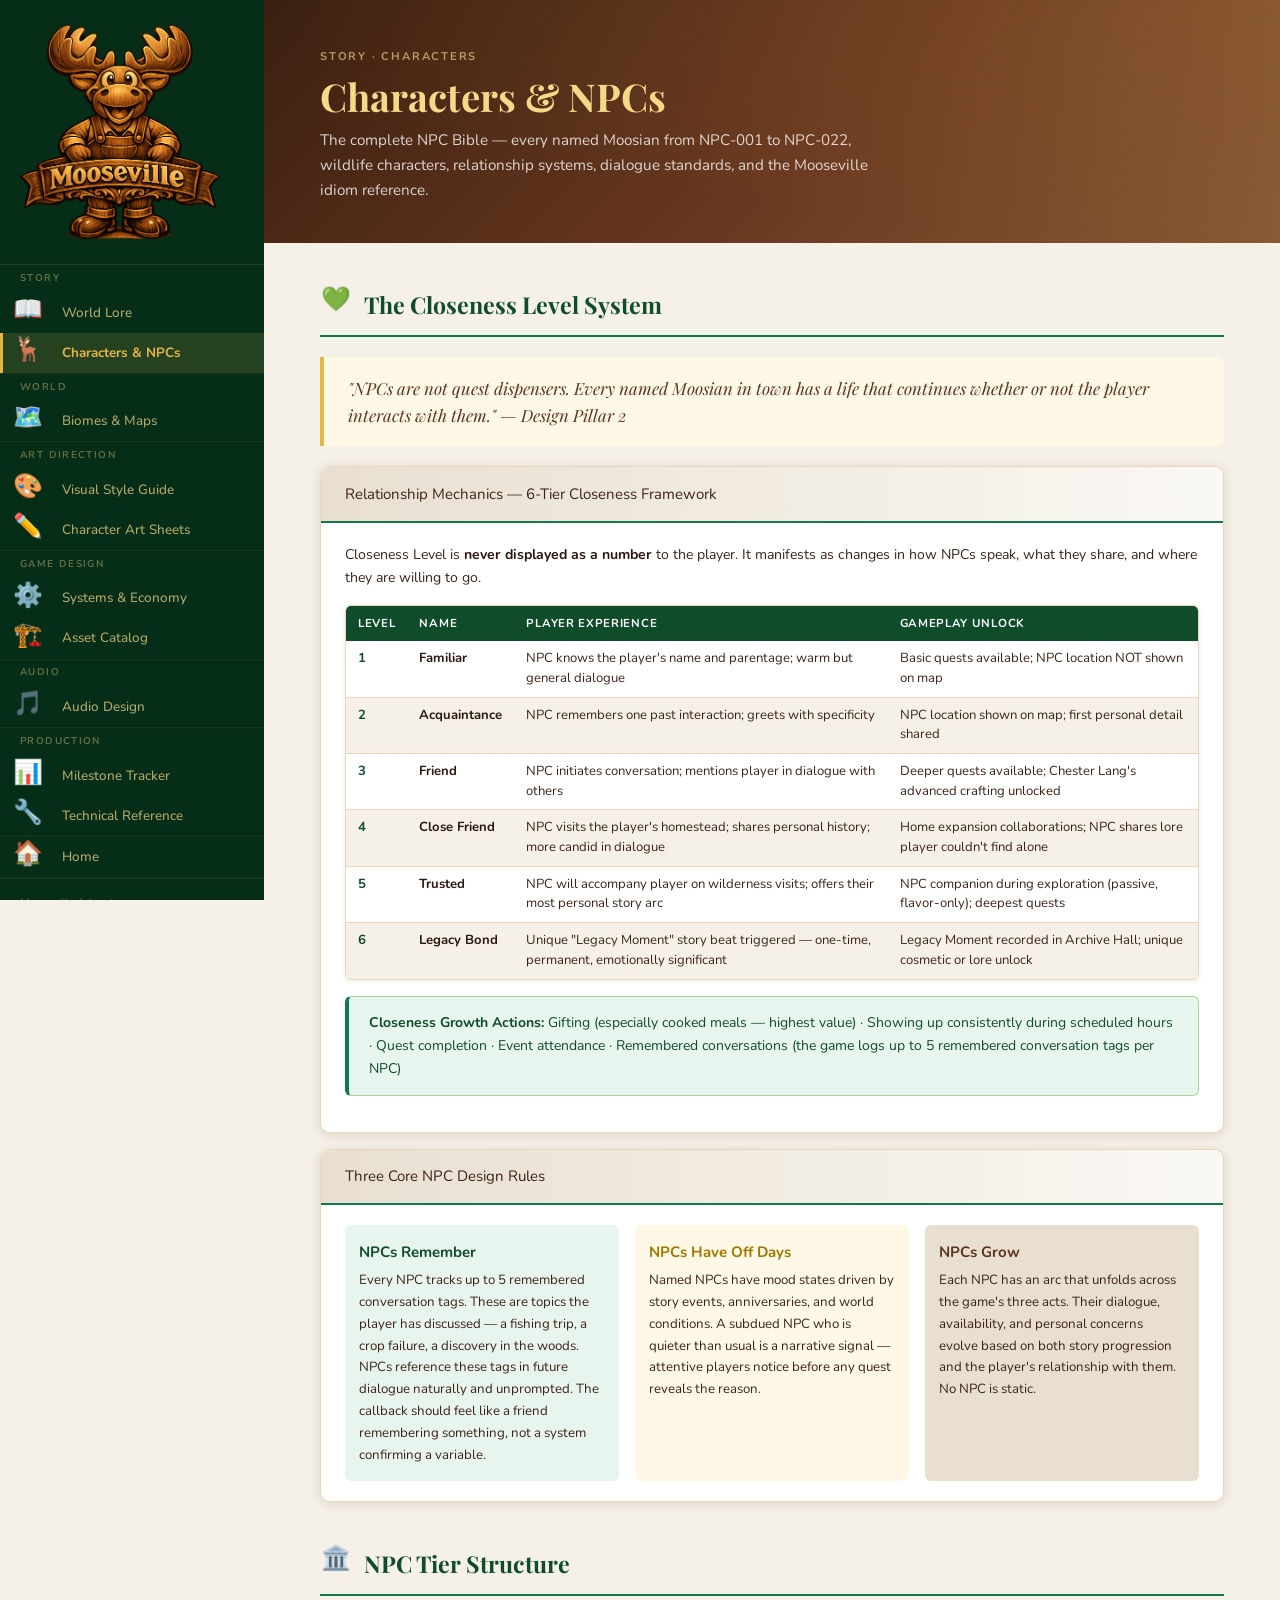
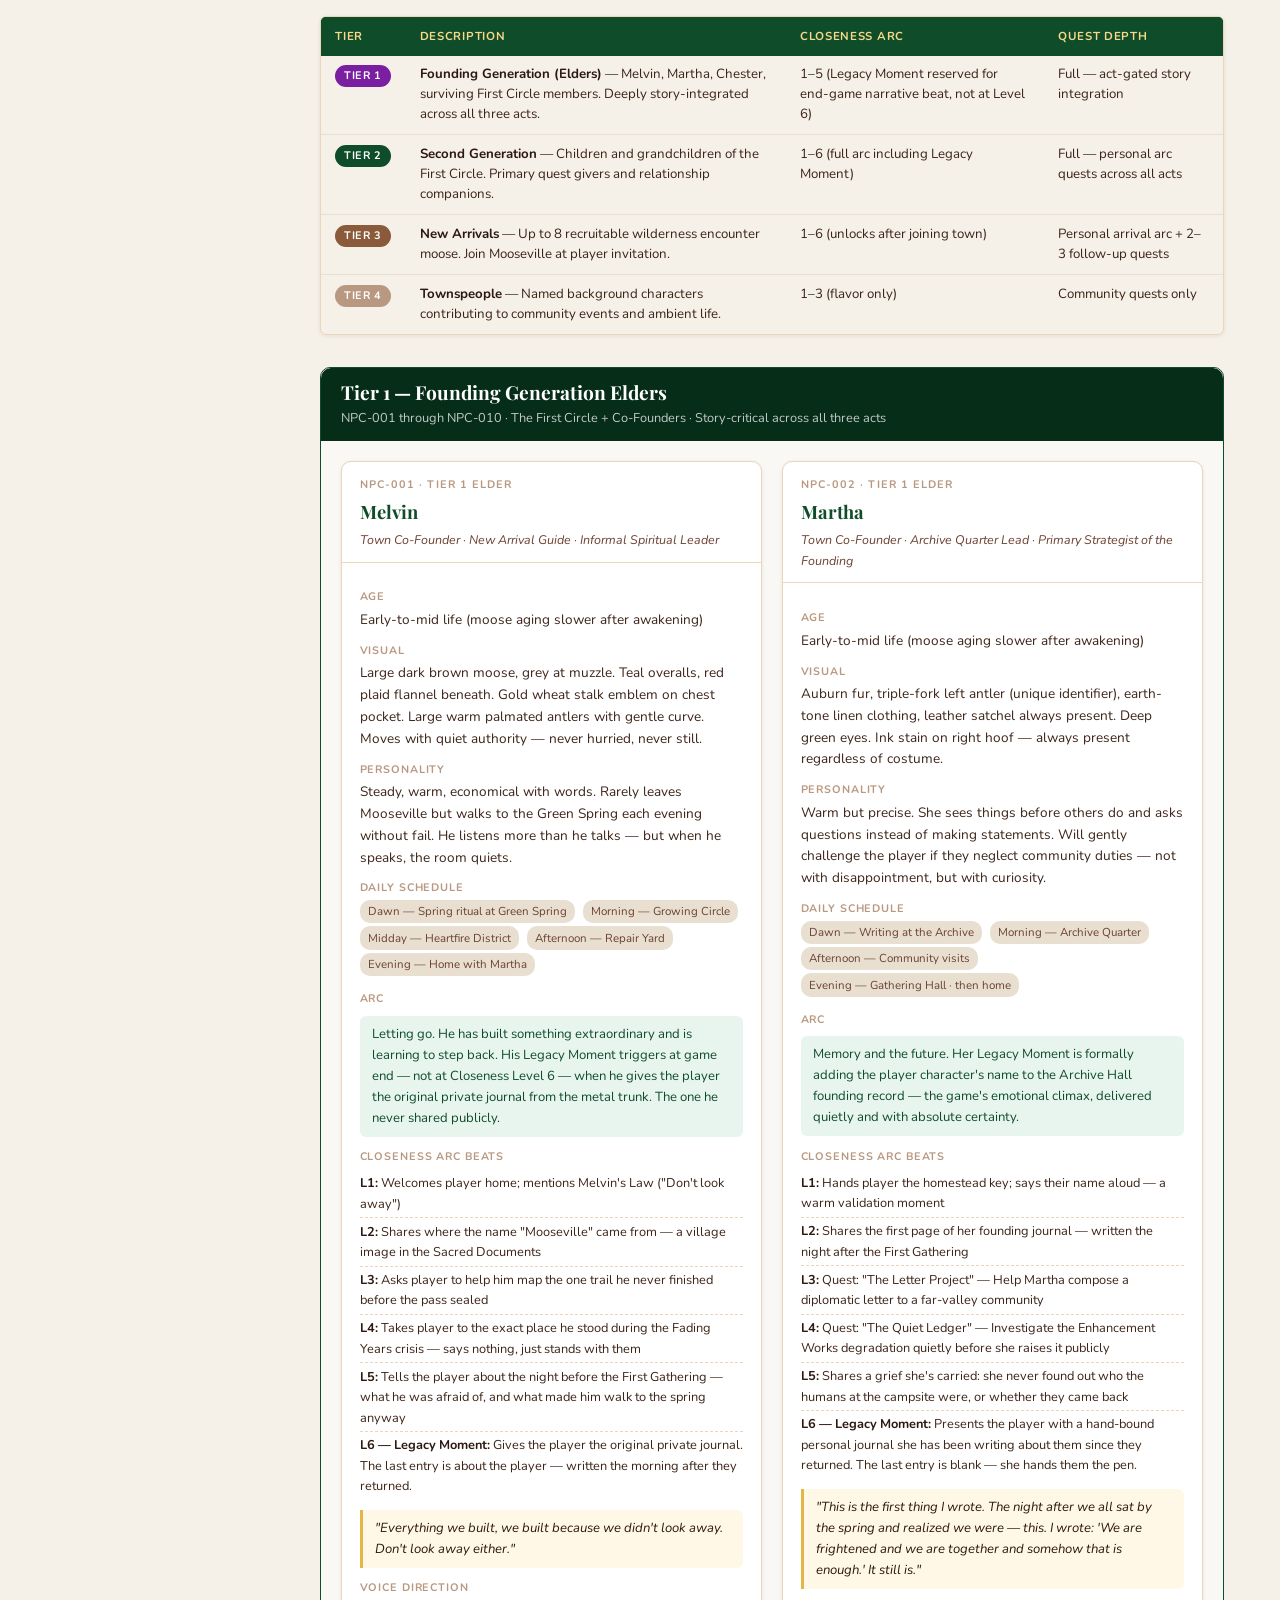
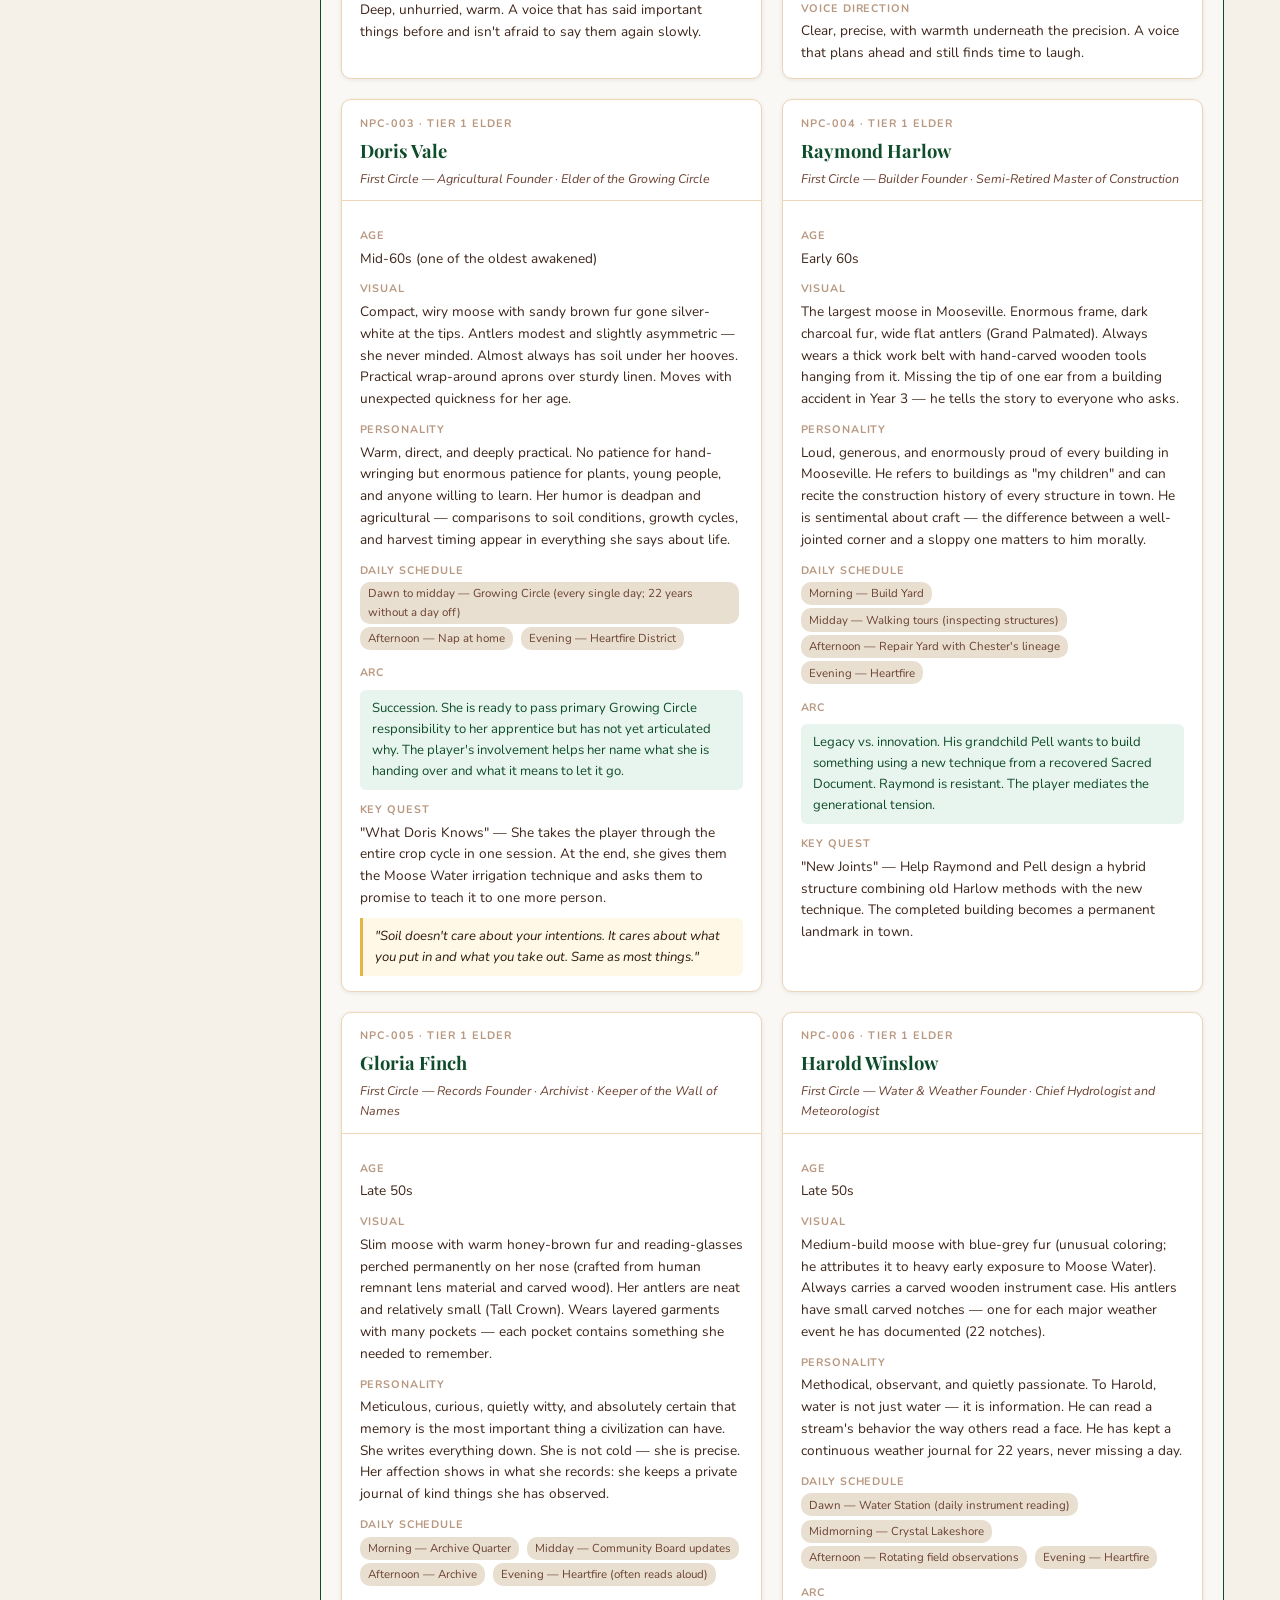
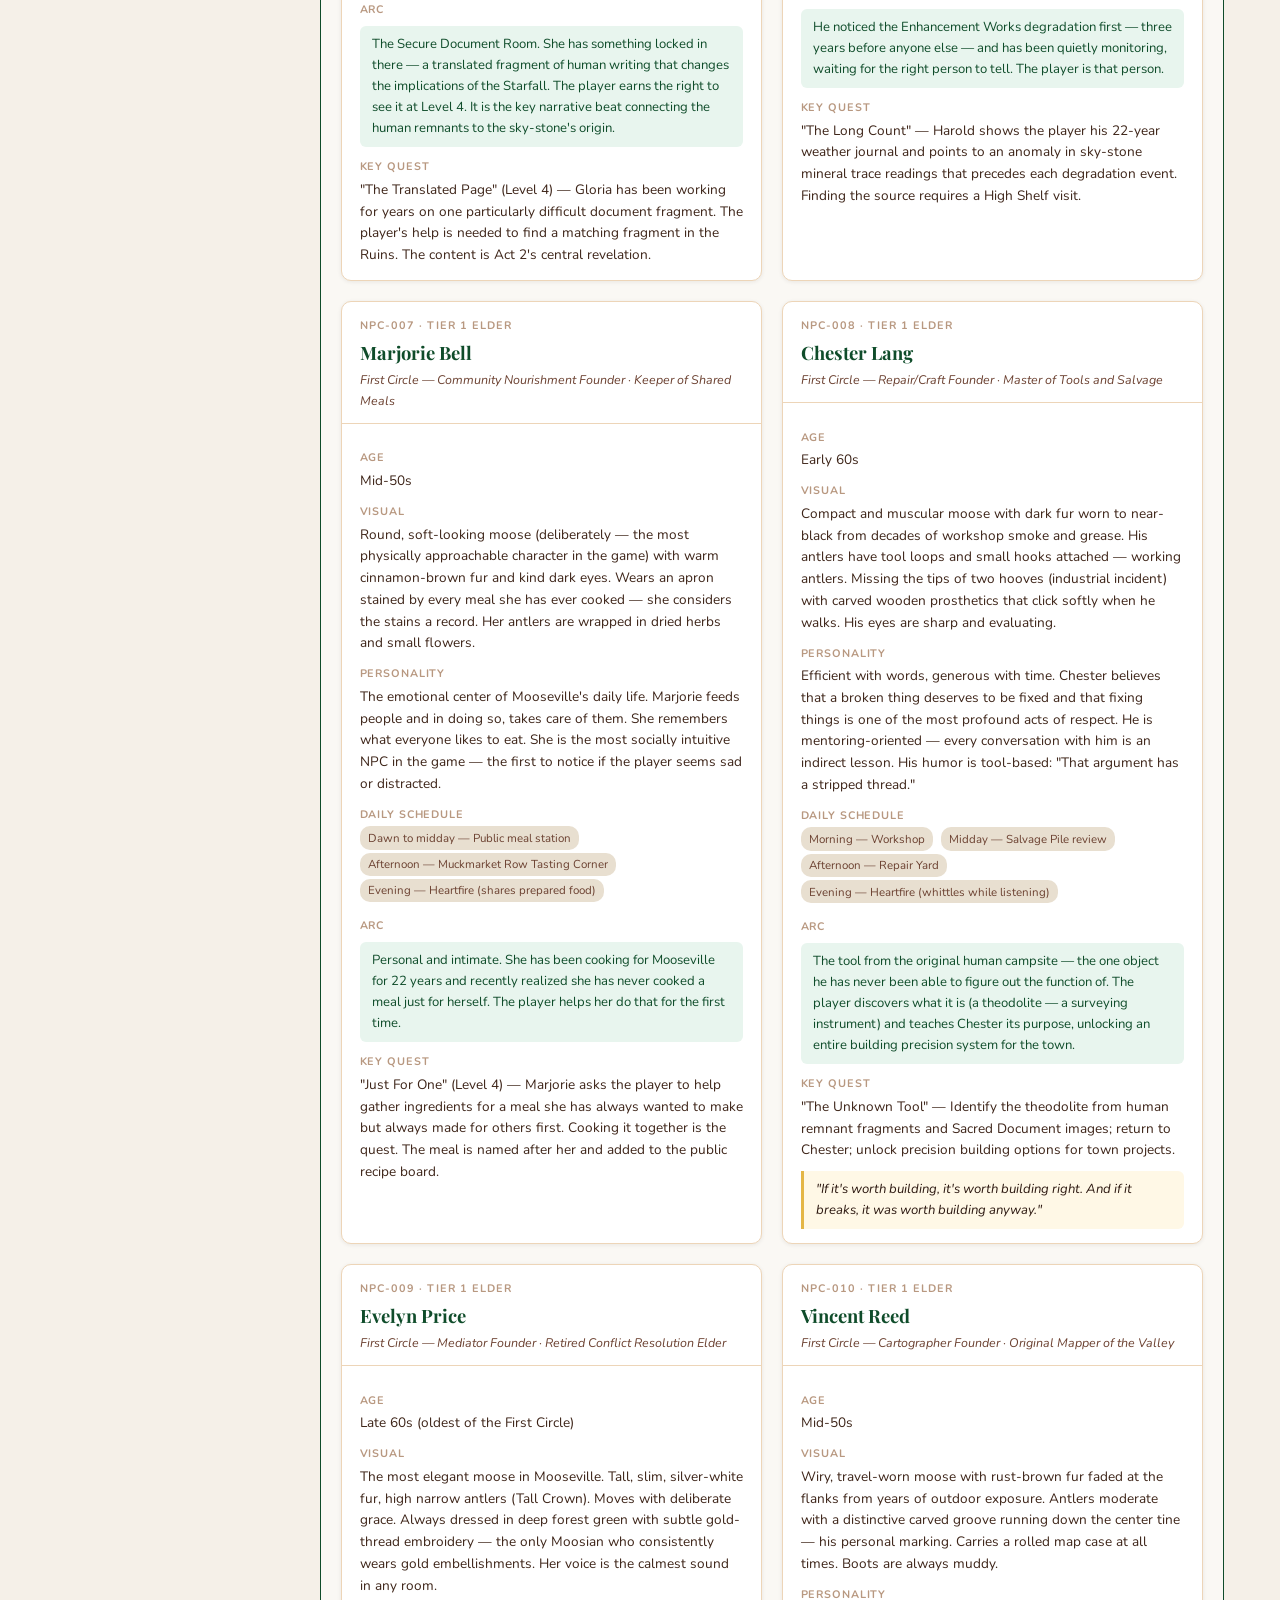
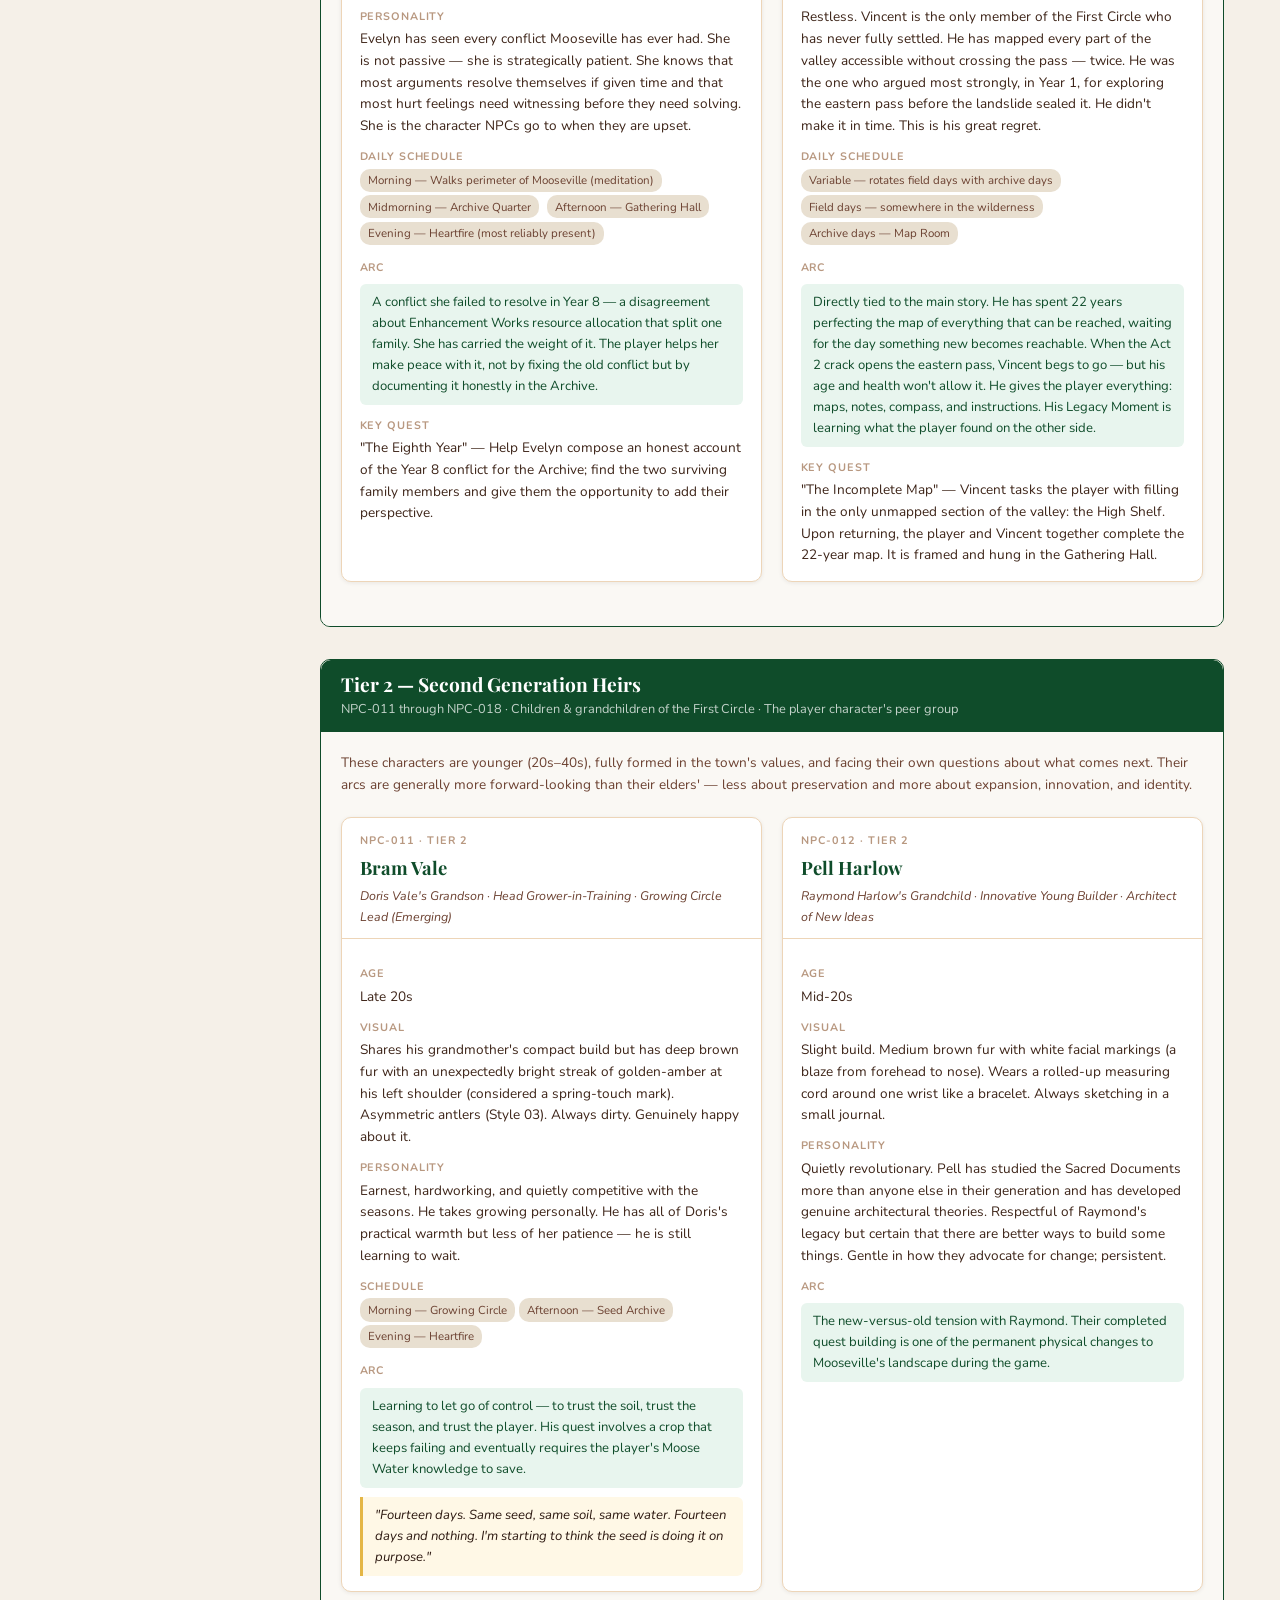
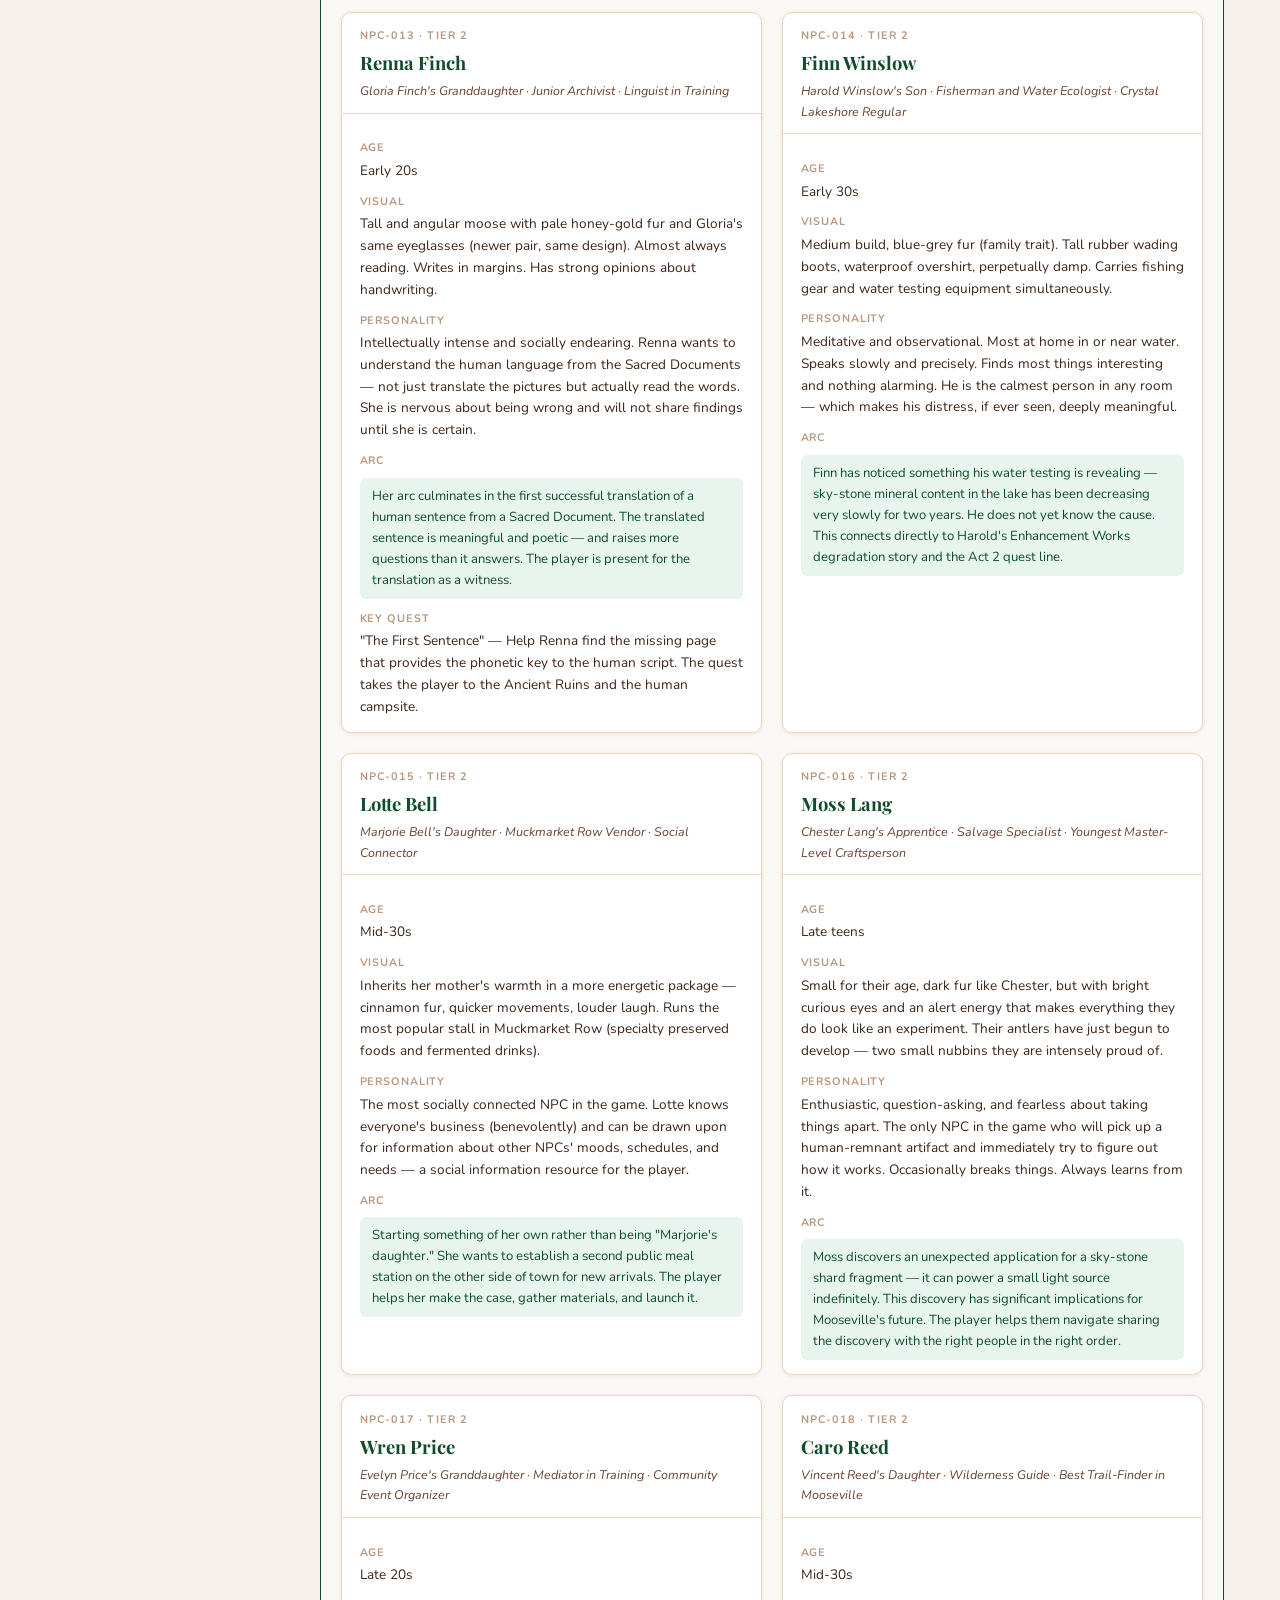
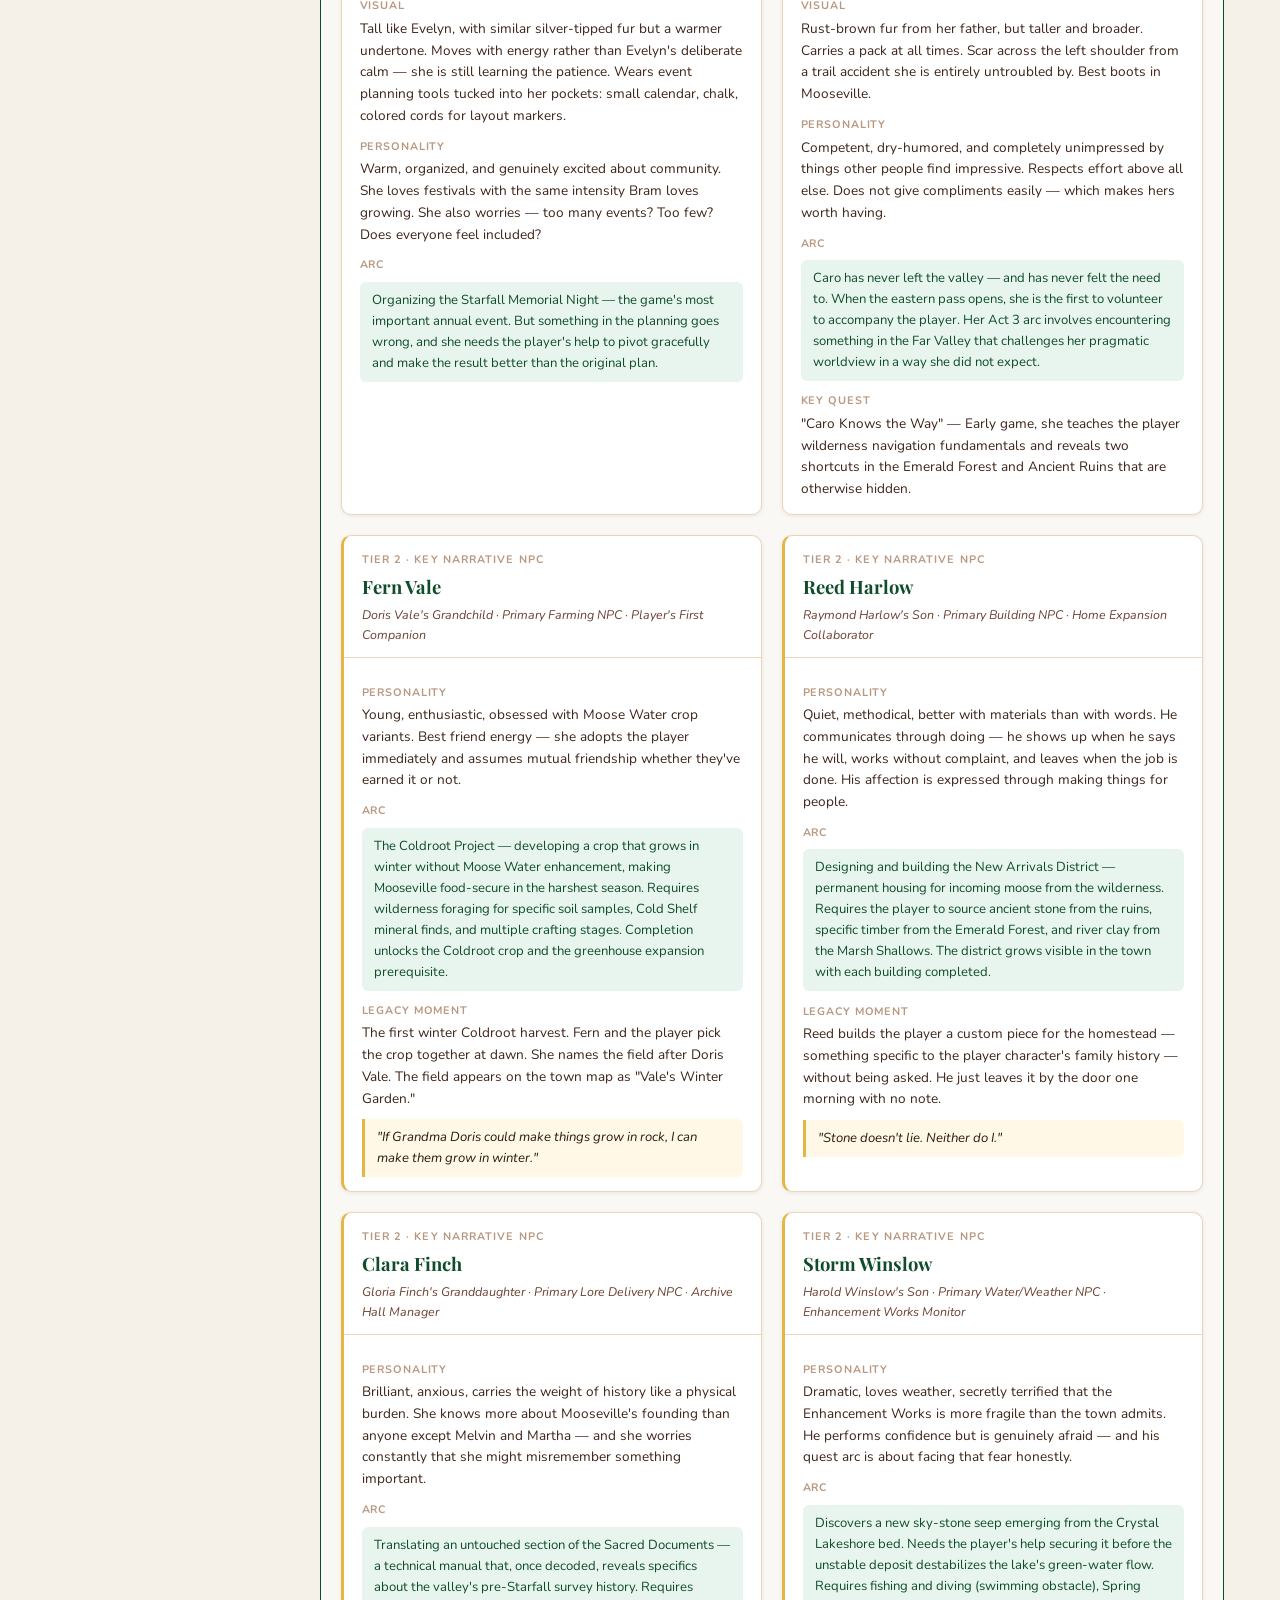
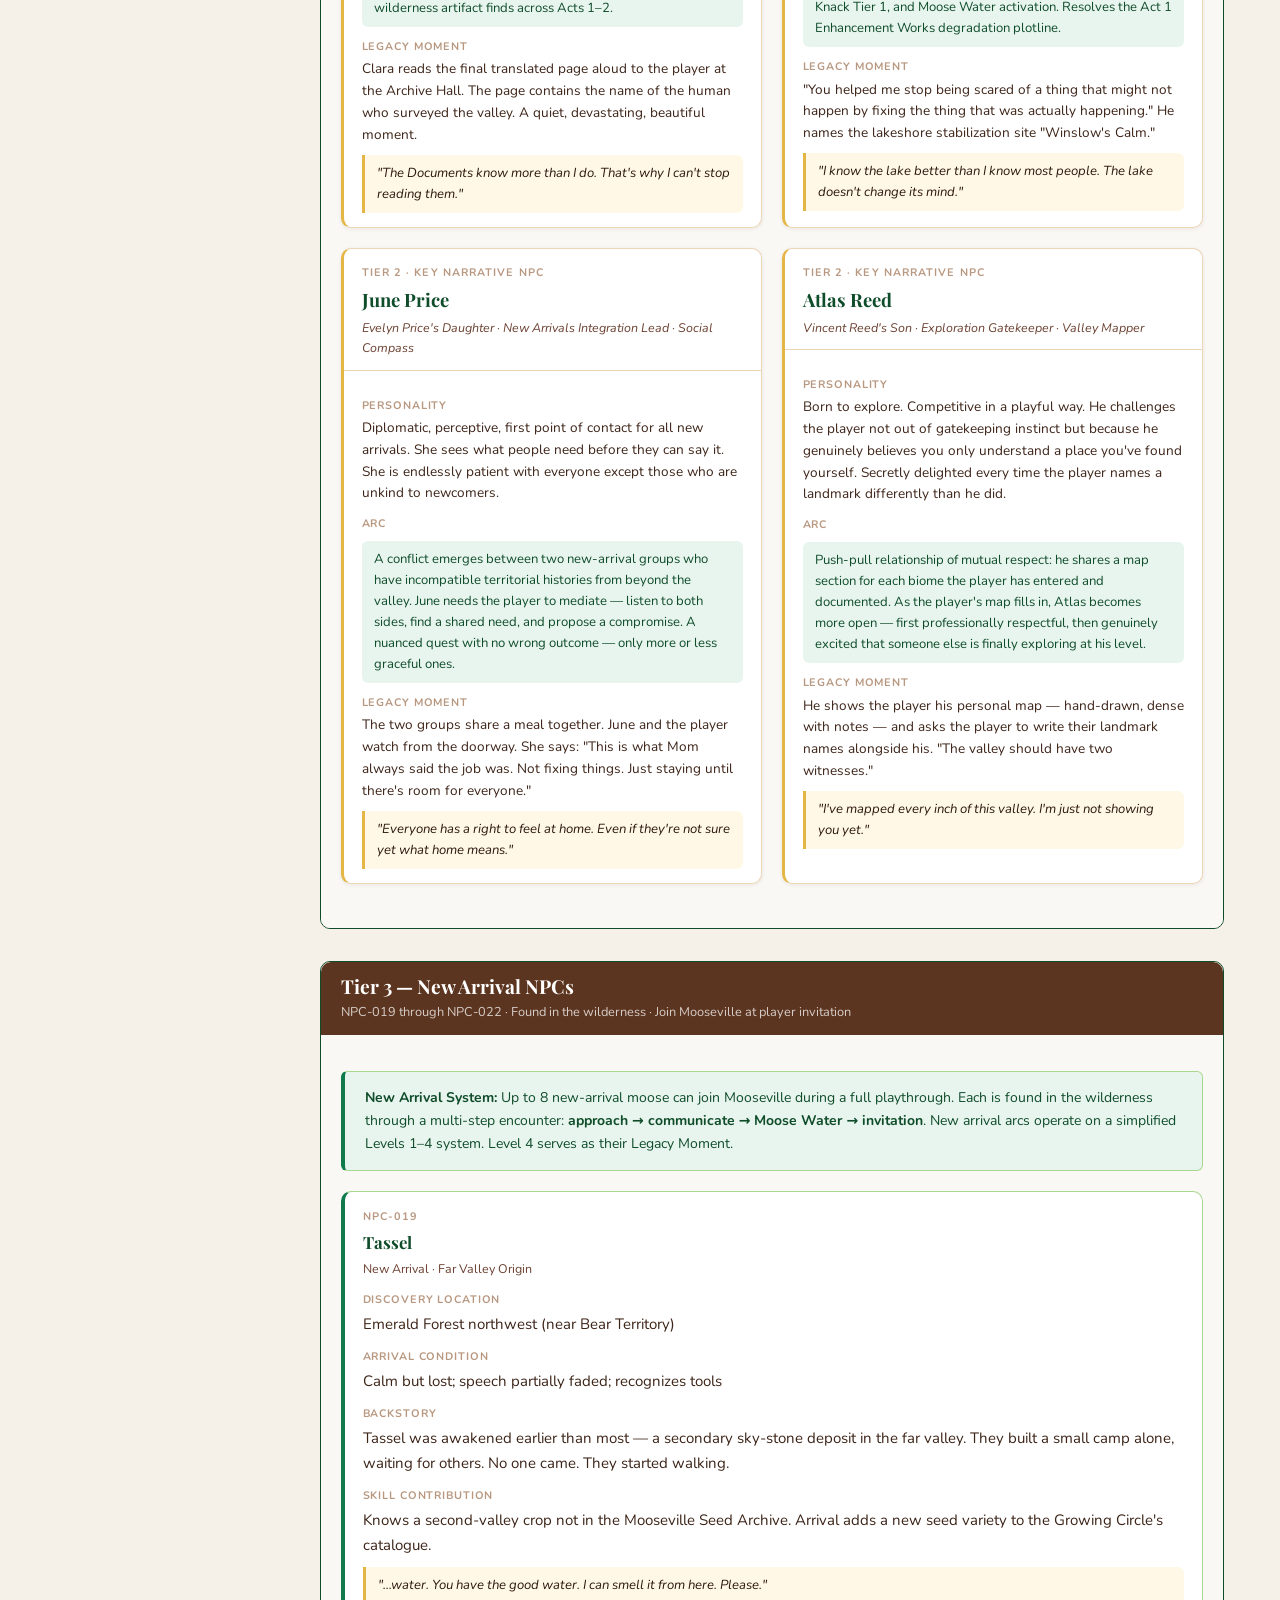
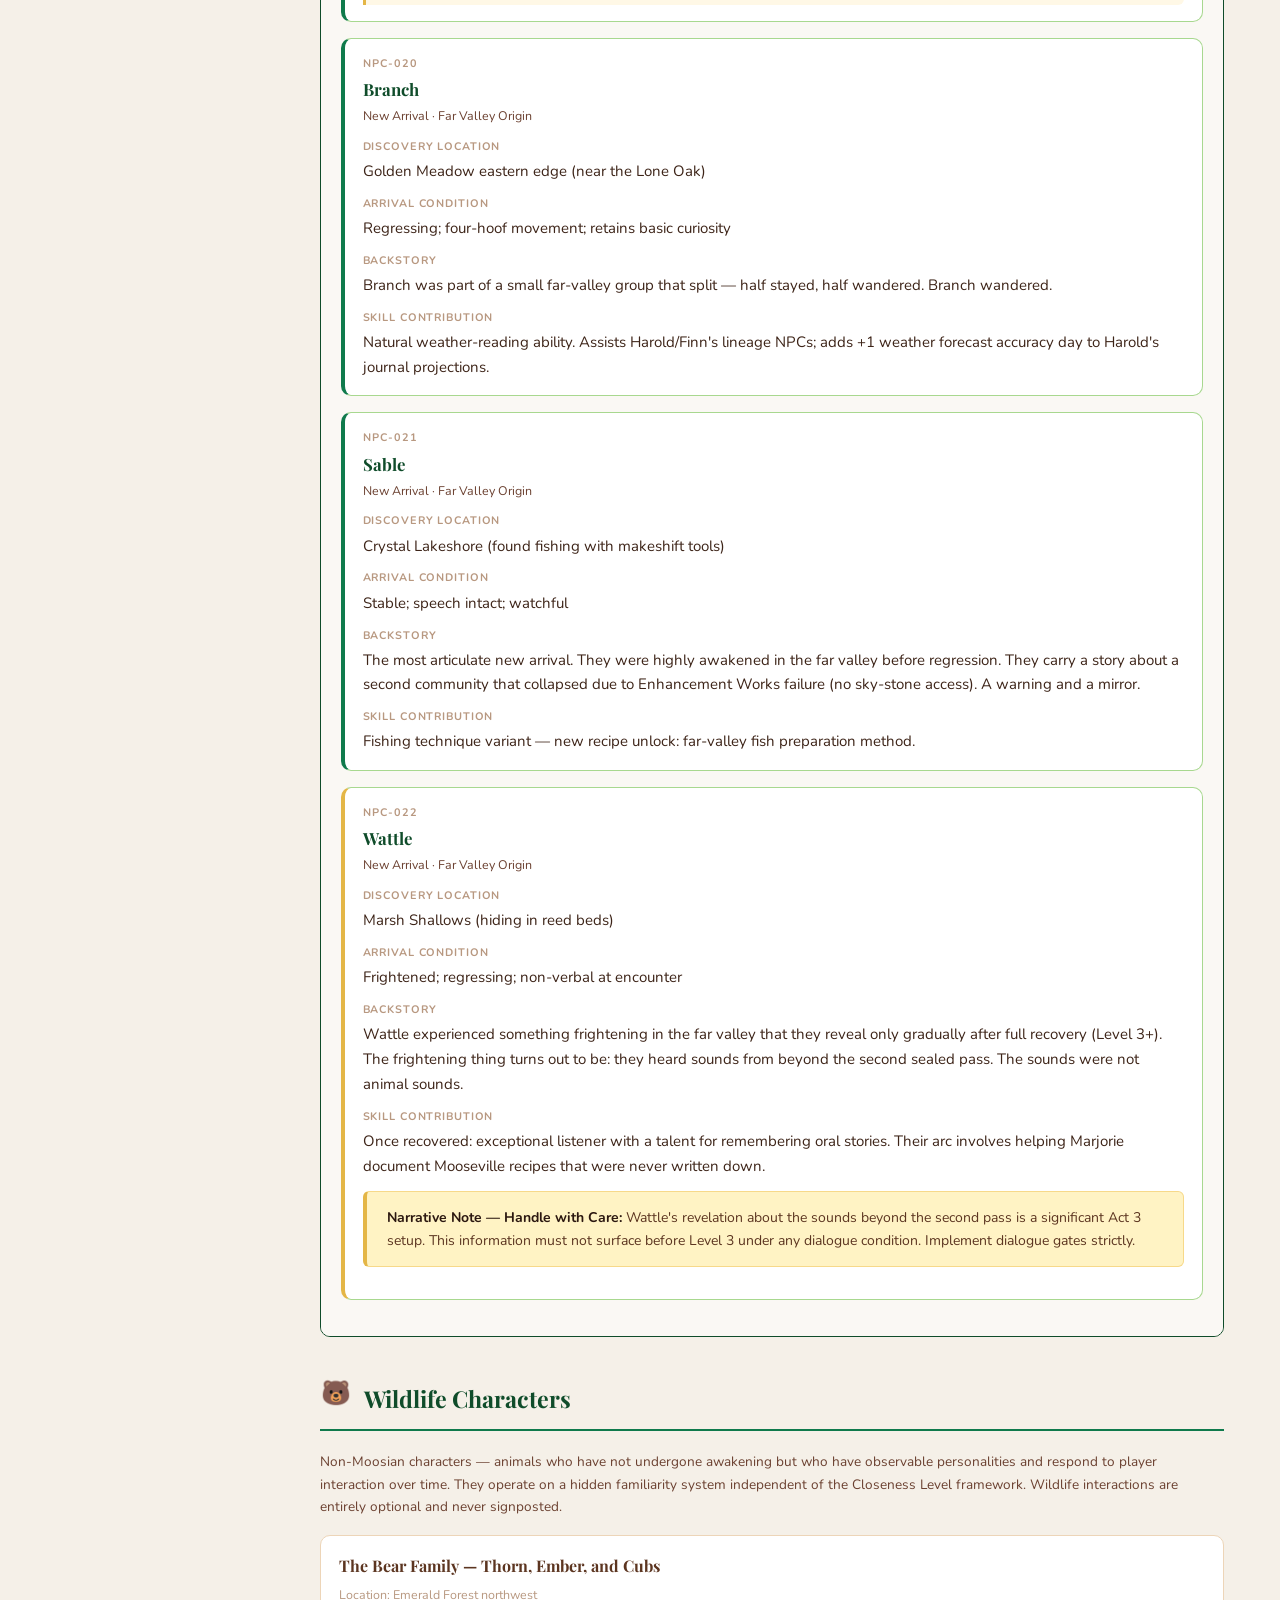
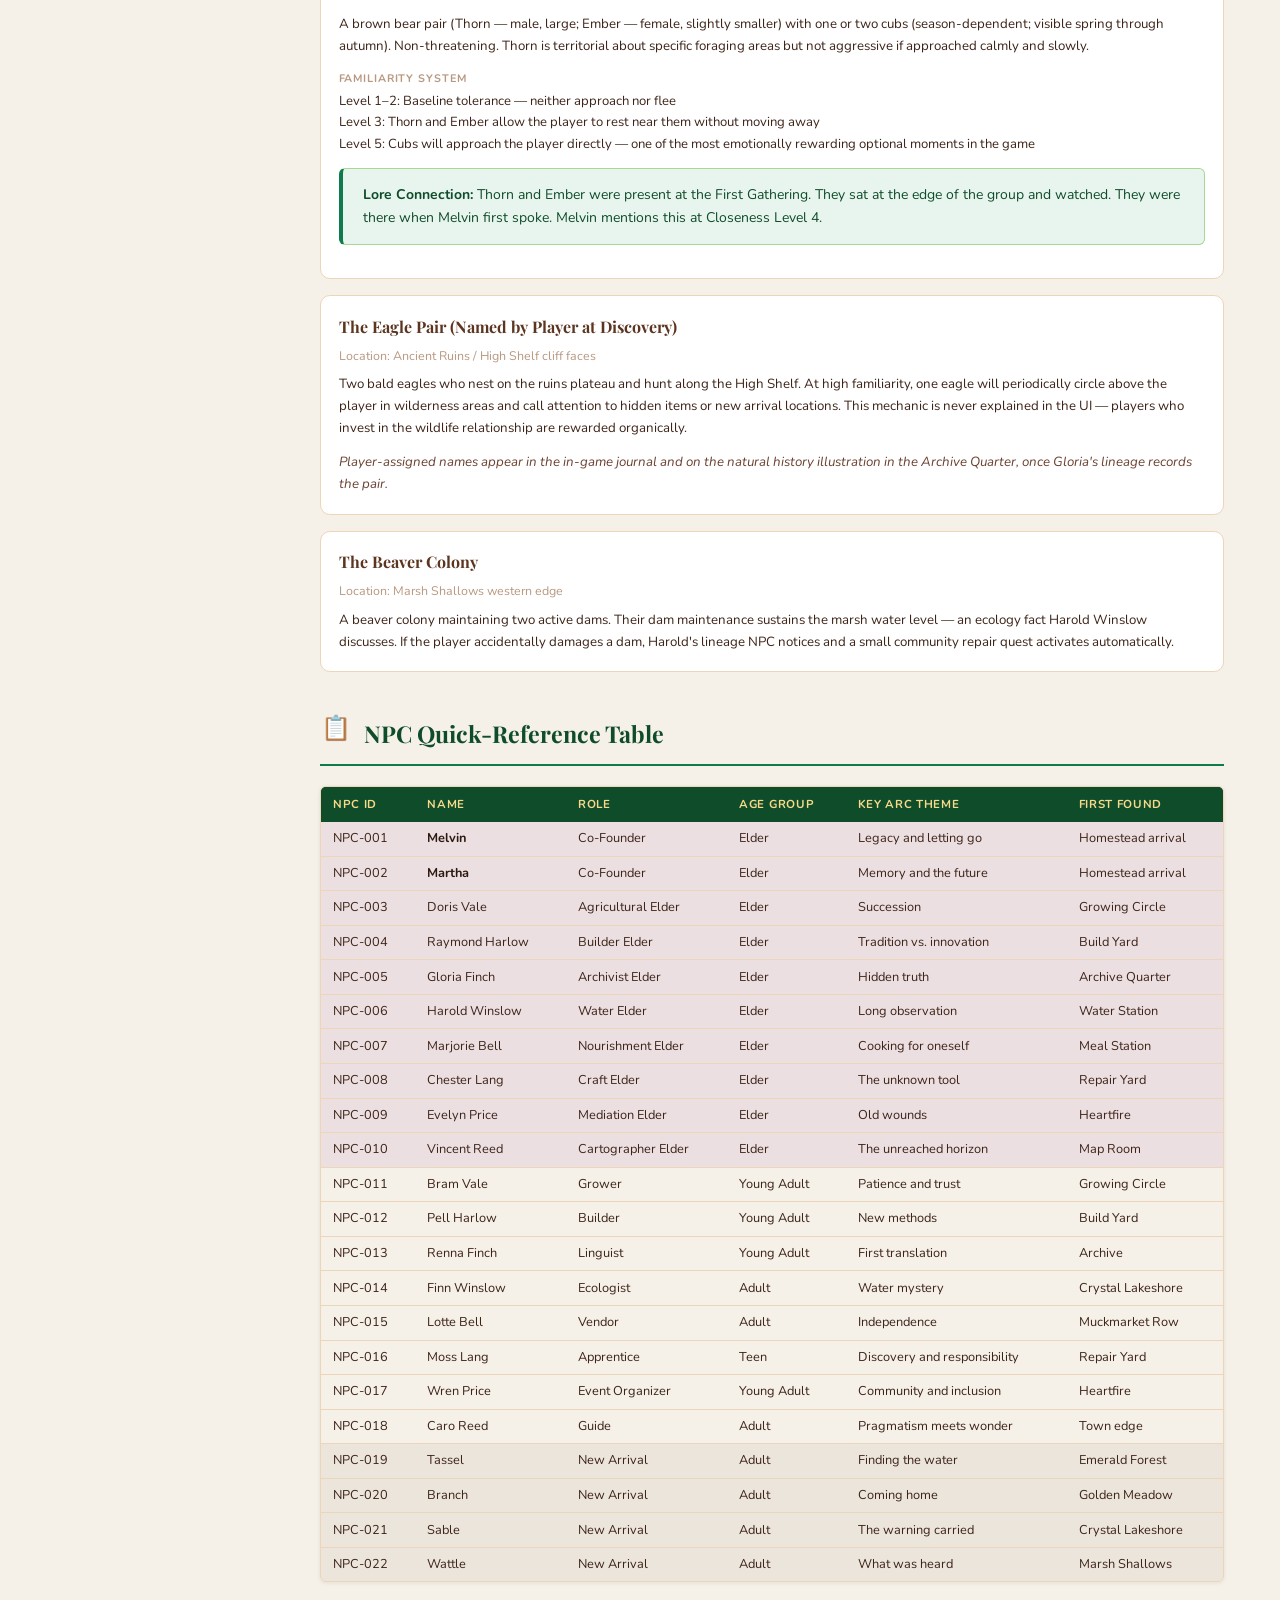
<file: docs/characters.html>
<!DOCTYPE html>
<html lang="en">
<head>
<meta charset="UTF-8">
<meta name="viewport" content="width=device-width, initial-scale=1.0">
<title>Characters &amp; NPCs — Mooseville Adventures</title>
<link rel="stylesheet" href="css/style.css">
</head>
<body>

<nav class="sidebar" id="site-nav"></nav>
<script src="js/nav.js"></script>

<main class="main">

  <div class="page-hero hero-chars">
    <div class="hero-label">Story · Characters</div>
    <h1>Characters &amp; NPCs</h1>
    <p class="hero-desc">
      The complete NPC Bible — every named Moosian from NPC-001 to NPC-022, wildlife characters, relationship systems, dialogue standards, and the Mooseville idiom reference.
    </p>
  </div>

  <div class="content">

    <!-- Closeness Level System -->
    <div class="section-header"><span class="section-icon"><img src="img/heart-green.svg" alt="Green Heart"></span><h2>The Closeness Level System</h2></div>
    <div class="pull-quote">"NPCs are not quest dispensers. Every named Moosian in town has a life that continues whether or not the player interacts with them." — Design Pillar 2</div>

    <div class="card" style="margin-bottom:1rem">
      <div class="card-header">Relationship Mechanics — 6-Tier Closeness Framework</div>
      <div class="card-body">
        <p style="margin-bottom:1rem;font-size:.88rem">Closeness Level is <strong>never displayed as a number</strong> to the player. It manifests as changes in how NPCs speak, what they share, and where they are willing to go.</p>
        <div class="table-wrap">
          <table class="closeness-table">
            <thead><tr><th>Level</th><th>Name</th><th>Player Experience</th><th>Gameplay Unlock</th></tr></thead>
            <tbody>
              <tr><td><span class="closeness-level">1</span></td><td><strong>Familiar</strong></td><td>NPC knows the player's name and parentage; warm but general dialogue</td><td>Basic quests available; NPC location NOT shown on map</td></tr>
              <tr><td><span class="closeness-level">2</span></td><td><strong>Acquaintance</strong></td><td>NPC remembers one past interaction; greets with specificity</td><td>NPC location shown on map; first personal detail shared</td></tr>
              <tr><td><span class="closeness-level">3</span></td><td><strong>Friend</strong></td><td>NPC initiates conversation; mentions player in dialogue with others</td><td>Deeper quests available; Chester Lang's advanced crafting unlocked</td></tr>
              <tr><td><span class="closeness-level">4</span></td><td><strong>Close Friend</strong></td><td>NPC visits the player's homestead; shares personal history; more candid in dialogue</td><td>Home expansion collaborations; NPC shares lore player couldn't find alone</td></tr>
              <tr><td><span class="closeness-level">5</span></td><td><strong>Trusted</strong></td><td>NPC will accompany player on wilderness visits; offers their most personal story arc</td><td>NPC companion during exploration (passive, flavor-only); deepest quests</td></tr>
              <tr><td><span class="closeness-level">6</span></td><td><strong>Legacy Bond</strong></td><td>Unique "Legacy Moment" story beat triggered — one-time, permanent, emotionally significant</td><td>Legacy Moment recorded in Archive Hall; unique cosmetic or lore unlock</td></tr>
            </tbody>
          </table>
        </div>
        <div class="info-box" style="margin-top:1rem">
          <strong>Closeness Growth Actions:</strong> Gifting (especially cooked meals — highest value) · Showing up consistently during scheduled hours · Quest completion · Event attendance · Remembered conversations (the game logs up to 5 remembered conversation tags per NPC)
        </div>
      </div>
    </div>

    <!-- Three NPC Design Rules -->
    <div class="card" style="margin-bottom:2rem">
      <div class="card-header">Three Core NPC Design Rules</div>
      <div class="card-body" style="display:grid;grid-template-columns:repeat(auto-fill,minmax(260px,1fr));gap:1rem">
        <div style="background:var(--emerald-bg);border-radius:var(--radius-sm);padding:.9rem">
          <div style="font-weight:700;color:var(--emerald-dark);margin-bottom:.35rem">NPCs Remember</div>
          <div style="font-size:.83rem">Every NPC tracks up to 5 remembered conversation tags. These are topics the player has discussed — a fishing trip, a crop failure, a discovery in the woods. NPCs reference these tags in future dialogue naturally and unprompted. The callback should feel like a friend remembering something, not a system confirming a variable.</div>
        </div>
        <div style="background:var(--gold-pale);border-radius:var(--radius-sm);padding:.9rem">
          <div style="font-weight:700;color:var(--gold-dark);margin-bottom:.35rem">NPCs Have Off Days</div>
          <div style="font-size:.83rem">Named NPCs have mood states driven by story events, anniversaries, and world conditions. A subdued NPC who is quieter than usual is a narrative signal — attentive players notice before any quest reveals the reason.</div>
        </div>
        <div style="background:var(--cream-dark);border-radius:var(--radius-sm);padding:.9rem">
          <div style="font-weight:700;color:var(--brown-dark);margin-bottom:.35rem">NPCs Grow</div>
          <div style="font-size:.83rem">Each NPC has an arc that unfolds across the game's three acts. Their dialogue, availability, and personal concerns evolve based on both story progression and the player's relationship with them. No NPC is static.</div>
        </div>
      </div>
    </div>

    <!-- NPC Tier Overview -->
    <div class="section-header"><span class="section-icon"><img src="img/civic-building.svg" alt="Civic Building"></span><h2>NPC Tier Structure</h2></div>
    <div class="table-wrap" style="margin-bottom:2rem">
      <table style="width:100%;font-size:.83rem;border-collapse:collapse">
        <thead><tr style="background:var(--emerald-darkest);color:white"><th style="padding:.6rem .9rem;text-align:left">Tier</th><th style="padding:.6rem .9rem;text-align:left">Description</th><th style="padding:.6rem .9rem;text-align:left">Closeness Arc</th><th style="padding:.6rem .9rem;text-align:left">Quest Depth</th></tr></thead>
        <tbody>
          <tr style="border-bottom:1px solid var(--brown-pale)"><td style="padding:.6rem .9rem"><span class="badge badge-tier-1">Tier 1</span></td><td style="padding:.6rem .9rem"><strong>Founding Generation (Elders)</strong> — Melvin, Martha, Chester, surviving First Circle members. Deeply story-integrated across all three acts.</td><td style="padding:.6rem .9rem">1–5 (Legacy Moment reserved for end-game narrative beat, not at Level 6)</td><td style="padding:.6rem .9rem">Full — act-gated story integration</td></tr>
          <tr style="border-bottom:1px solid var(--brown-pale)"><td style="padding:.6rem .9rem"><span class="badge badge-tier-2">Tier 2</span></td><td style="padding:.6rem .9rem"><strong>Second Generation</strong> — Children and grandchildren of the First Circle. Primary quest givers and relationship companions.</td><td style="padding:.6rem .9rem">1–6 (full arc including Legacy Moment)</td><td style="padding:.6rem .9rem">Full — personal arc quests across all acts</td></tr>
          <tr style="border-bottom:1px solid var(--brown-pale)"><td style="padding:.6rem .9rem"><span class="badge badge-tier-3">Tier 3</span></td><td style="padding:.6rem .9rem"><strong>New Arrivals</strong> — Up to 8 recruitable wilderness encounter moose. Join Mooseville at player invitation.</td><td style="padding:.6rem .9rem">1–6 (unlocks after joining town)</td><td style="padding:.6rem .9rem">Personal arrival arc + 2–3 follow-up quests</td></tr>
          <tr><td style="padding:.6rem .9rem"><span class="badge badge-tier-4">Tier 4</span></td><td style="padding:.6rem .9rem"><strong>Townspeople</strong> — Named background characters contributing to community events and ambient life.</td><td style="padding:.6rem .9rem">1–3 (flavor only)</td><td style="padding:.6rem .9rem">Community quests only</td></tr>
        </tbody>
      </table>
    </div>

    <!-- TIER 1: FOUNDING GENERATION -->
    <div class="tier-block">
      <div class="tier-header">
        <h2>Tier 1 — Founding Generation Elders</h2>
        <p>NPC-001 through NPC-010 · The First Circle + Co-Founders · Story-critical across all three acts</p>
      </div>
      <div class="tier-content">
        <div class="npc-grid">

          <!-- MELVIN -->
          <div class="npc-card">
            <div class="npc-card-header">
              <div class="npc-id">NPC-001 · Tier 1 Elder</div>
              <div class="npc-name">Melvin</div>
              <div class="npc-role">Town Co-Founder · New Arrival Guide · Informal Spiritual Leader</div>
            </div>
            <div class="npc-card-body">
              <span class="npc-label">Age</span>Early-to-mid life (moose aging slower after awakening)
              <span class="npc-label">Visual</span>Large dark brown moose, grey at muzzle. Teal overalls, red plaid flannel beneath. Gold wheat stalk emblem on chest pocket. Large warm palmated antlers with gentle curve. Moves with quiet authority — never hurried, never still.
              <span class="npc-label">Personality</span>Steady, warm, economical with words. Rarely leaves Mooseville but walks to the Green Spring each evening without fail. He listens more than he talks — but when he speaks, the room quiets.
              <span class="npc-label">Daily Schedule</span>
              <span class="schedule-badge">Dawn — Spring ritual at Green Spring</span>
              <span class="schedule-badge">Morning — Growing Circle</span>
              <span class="schedule-badge">Midday — Heartfire District</span>
              <span class="schedule-badge">Afternoon — Repair Yard</span>
              <span class="schedule-badge">Evening — Home with Martha</span>
              <span class="npc-label">Arc</span>
              <div class="npc-arc">Letting go. He has built something extraordinary and is learning to step back. His Legacy Moment triggers at game end — not at Closeness Level 6 — when he gives the player the original private journal from the metal trunk. The one he never shared publicly.</div>
              <span class="npc-label">Closeness Arc Beats</span>
              <div style="font-size:.8rem;margin-top:.3rem">
                <div style="padding:.2rem 0;border-bottom:1px dashed var(--brown-pale)"><strong>L1:</strong> Welcomes player home; mentions Melvin's Law ("Don't look away")</div>
                <div style="padding:.2rem 0;border-bottom:1px dashed var(--brown-pale)"><strong>L2:</strong> Shares where the name "Mooseville" came from — a village image in the Sacred Documents</div>
                <div style="padding:.2rem 0;border-bottom:1px dashed var(--brown-pale)"><strong>L3:</strong> Asks player to help him map the one trail he never finished before the pass sealed</div>
                <div style="padding:.2rem 0;border-bottom:1px dashed var(--brown-pale)"><strong>L4:</strong> Takes player to the exact place he stood during the Fading Years crisis — says nothing, just stands with them</div>
                <div style="padding:.2rem 0;border-bottom:1px dashed var(--brown-pale)"><strong>L5:</strong> Tells the player about the night before the First Gathering — what he was afraid of, and what made him walk to the spring anyway</div>
                <div style="padding:.2rem 0"><strong>L6 — Legacy Moment:</strong> Gives the player the original private journal. The last entry is about the player — written the morning after they returned.</div>
              </div>
              <div class="npc-quote">"Everything we built, we built because we didn't look away. Don't look away either."</div>
              <span class="npc-label">Voice Direction</span>Deep, unhurried, warm. A voice that has said important things before and isn't afraid to say them again slowly.
            </div>
          </div>

          <!-- MARTHA -->
          <div class="npc-card">
            <div class="npc-card-header">
              <div class="npc-id">NPC-002 · Tier 1 Elder</div>
              <div class="npc-name">Martha</div>
              <div class="npc-role">Town Co-Founder · Archive Quarter Lead · Primary Strategist of the Founding</div>
            </div>
            <div class="npc-card-body">
              <span class="npc-label">Age</span>Early-to-mid life (moose aging slower after awakening)
              <span class="npc-label">Visual</span>Auburn fur, triple-fork left antler (unique identifier), earth-tone linen clothing, leather satchel always present. Deep green eyes. Ink stain on right hoof — always present regardless of costume.
              <span class="npc-label">Personality</span>Warm but precise. She sees things before others do and asks questions instead of making statements. Will gently challenge the player if they neglect community duties — not with disappointment, but with curiosity.
              <span class="npc-label">Daily Schedule</span>
              <span class="schedule-badge">Dawn — Writing at the Archive</span>
              <span class="schedule-badge">Morning — Archive Quarter</span>
              <span class="schedule-badge">Afternoon — Community visits</span>
              <span class="schedule-badge">Evening — Gathering Hall · then home</span>
              <span class="npc-label">Arc</span>
              <div class="npc-arc">Memory and the future. Her Legacy Moment is formally adding the player character's name to the Archive Hall founding record — the game's emotional climax, delivered quietly and with absolute certainty.</div>
              <span class="npc-label">Closeness Arc Beats</span>
              <div style="font-size:.8rem;margin-top:.3rem">
                <div style="padding:.2rem 0;border-bottom:1px dashed var(--brown-pale)"><strong>L1:</strong> Hands player the homestead key; says their name aloud — a warm validation moment</div>
                <div style="padding:.2rem 0;border-bottom:1px dashed var(--brown-pale)"><strong>L2:</strong> Shares the first page of her founding journal — written the night after the First Gathering</div>
                <div style="padding:.2rem 0;border-bottom:1px dashed var(--brown-pale)"><strong>L3:</strong> Quest: "The Letter Project" — Help Martha compose a diplomatic letter to a far-valley community</div>
                <div style="padding:.2rem 0;border-bottom:1px dashed var(--brown-pale)"><strong>L4:</strong> Quest: "The Quiet Ledger" — Investigate the Enhancement Works degradation quietly before she raises it publicly</div>
                <div style="padding:.2rem 0;border-bottom:1px dashed var(--brown-pale)"><strong>L5:</strong> Shares a grief she's carried: she never found out who the humans at the campsite were, or whether they came back</div>
                <div style="padding:.2rem 0"><strong>L6 — Legacy Moment:</strong> Presents the player with a hand-bound personal journal she has been writing about them since they returned. The last entry is blank — she hands them the pen.</div>
              </div>
              <div class="npc-quote">"This is the first thing I wrote. The night after we all sat by the spring and realized we were — this. I wrote: 'We are frightened and we are together and somehow that is enough.' It still is."</div>
              <span class="npc-label">Voice Direction</span>Clear, precise, with warmth underneath the precision. A voice that plans ahead and still finds time to laugh.
            </div>
          </div>

          <!-- DORIS VALE -->
          <div class="npc-card">
            <div class="npc-card-header">
              <div class="npc-id">NPC-003 · Tier 1 Elder</div>
              <div class="npc-name">Doris Vale</div>
              <div class="npc-role">First Circle — Agricultural Founder · Elder of the Growing Circle</div>
            </div>
            <div class="npc-card-body">
              <span class="npc-label">Age</span>Mid-60s (one of the oldest awakened)
              <span class="npc-label">Visual</span>Compact, wiry moose with sandy brown fur gone silver-white at the tips. Antlers modest and slightly asymmetric — she never minded. Almost always has soil under her hooves. Practical wrap-around aprons over sturdy linen. Moves with unexpected quickness for her age.
              <span class="npc-label">Personality</span>Warm, direct, and deeply practical. No patience for hand-wringing but enormous patience for plants, young people, and anyone willing to learn. Her humor is deadpan and agricultural — comparisons to soil conditions, growth cycles, and harvest timing appear in everything she says about life.
              <span class="npc-label">Daily Schedule</span>
              <span class="schedule-badge">Dawn to midday — Growing Circle (every single day; 22 years without a day off)</span>
              <span class="schedule-badge">Afternoon — Nap at home</span>
              <span class="schedule-badge">Evening — Heartfire District</span>
              <span class="npc-label">Arc</span>
              <div class="npc-arc">Succession. She is ready to pass primary Growing Circle responsibility to her apprentice but has not yet articulated why. The player's involvement helps her name what she is handing over and what it means to let it go.</div>
              <span class="npc-label">Key Quest</span>"What Doris Knows" — She takes the player through the entire crop cycle in one session. At the end, she gives them the Moose Water irrigation technique and asks them to promise to teach it to one more person.
              <div class="npc-quote">"Soil doesn't care about your intentions. It cares about what you put in and what you take out. Same as most things."</div>
            </div>
          </div>

          <!-- RAYMOND HARLOW -->
          <div class="npc-card">
            <div class="npc-card-header">
              <div class="npc-id">NPC-004 · Tier 1 Elder</div>
              <div class="npc-name">Raymond Harlow</div>
              <div class="npc-role">First Circle — Builder Founder · Semi-Retired Master of Construction</div>
            </div>
            <div class="npc-card-body">
              <span class="npc-label">Age</span>Early 60s
              <span class="npc-label">Visual</span>The largest moose in Mooseville. Enormous frame, dark charcoal fur, wide flat antlers (Grand Palmated). Always wears a thick work belt with hand-carved wooden tools hanging from it. Missing the tip of one ear from a building accident in Year 3 — he tells the story to everyone who asks.
              <span class="npc-label">Personality</span>Loud, generous, and enormously proud of every building in Mooseville. He refers to buildings as "my children" and can recite the construction history of every structure in town. He is sentimental about craft — the difference between a well-jointed corner and a sloppy one matters to him morally.
              <span class="npc-label">Daily Schedule</span>
              <span class="schedule-badge">Morning — Build Yard</span>
              <span class="schedule-badge">Midday — Walking tours (inspecting structures)</span>
              <span class="schedule-badge">Afternoon — Repair Yard with Chester's lineage</span>
              <span class="schedule-badge">Evening — Heartfire</span>
              <span class="npc-label">Arc</span>
              <div class="npc-arc">Legacy vs. innovation. His grandchild Pell wants to build something using a new technique from a recovered Sacred Document. Raymond is resistant. The player mediates the generational tension.</div>
              <span class="npc-label">Key Quest</span>"New Joints" — Help Raymond and Pell design a hybrid structure combining old Harlow methods with the new technique. The completed building becomes a permanent landmark in town.
            </div>
          </div>

          <!-- GLORIA FINCH -->
          <div class="npc-card">
            <div class="npc-card-header">
              <div class="npc-id">NPC-005 · Tier 1 Elder</div>
              <div class="npc-name">Gloria Finch</div>
              <div class="npc-role">First Circle — Records Founder · Archivist · Keeper of the Wall of Names</div>
            </div>
            <div class="npc-card-body">
              <span class="npc-label">Age</span>Late 50s
              <span class="npc-label">Visual</span>Slim moose with warm honey-brown fur and reading-glasses perched permanently on her nose (crafted from human remnant lens material and carved wood). Her antlers are neat and relatively small (Tall Crown). Wears layered garments with many pockets — each pocket contains something she needed to remember.
              <span class="npc-label">Personality</span>Meticulous, curious, quietly witty, and absolutely certain that memory is the most important thing a civilization can have. She writes everything down. She is not cold — she is precise. Her affection shows in what she records: she keeps a private journal of kind things she has observed.
              <span class="npc-label">Daily Schedule</span>
              <span class="schedule-badge">Morning — Archive Quarter</span>
              <span class="schedule-badge">Midday — Community Board updates</span>
              <span class="schedule-badge">Afternoon — Archive</span>
              <span class="schedule-badge">Evening — Heartfire (often reads aloud)</span>
              <span class="npc-label">Arc</span>
              <div class="npc-arc">The Secure Document Room. She has something locked in there — a translated fragment of human writing that changes the implications of the Starfall. The player earns the right to see it at Level 4. It is the key narrative beat connecting the human remnants to the sky-stone's origin.</div>
              <span class="npc-label">Key Quest</span>"The Translated Page" (Level 4) — Gloria has been working for years on one particularly difficult document fragment. The player's help is needed to find a matching fragment in the Ruins. The content is Act 2's central revelation.
            </div>
          </div>

          <!-- HAROLD WINSLOW -->
          <div class="npc-card">
            <div class="npc-card-header">
              <div class="npc-id">NPC-006 · Tier 1 Elder</div>
              <div class="npc-name">Harold Winslow</div>
              <div class="npc-role">First Circle — Water &amp; Weather Founder · Chief Hydrologist and Meteorologist</div>
            </div>
            <div class="npc-card-body">
              <span class="npc-label">Age</span>Late 50s
              <span class="npc-label">Visual</span>Medium-build moose with blue-grey fur (unusual coloring; he attributes it to heavy early exposure to Moose Water). Always carries a carved wooden instrument case. His antlers have small carved notches — one for each major weather event he has documented (22 notches).
              <span class="npc-label">Personality</span>Methodical, observant, and quietly passionate. To Harold, water is not just water — it is information. He can read a stream's behavior the way others read a face. He has kept a continuous weather journal for 22 years, never missing a day.
              <span class="npc-label">Daily Schedule</span>
              <span class="schedule-badge">Dawn — Water Station (daily instrument reading)</span>
              <span class="schedule-badge">Midmorning — Crystal Lakeshore</span>
              <span class="schedule-badge">Afternoon — Rotating field observations</span>
              <span class="schedule-badge">Evening — Heartfire</span>
              <span class="npc-label">Arc</span>
              <div class="npc-arc">He noticed the Enhancement Works degradation first — three years before anyone else — and has been quietly monitoring, waiting for the right person to tell. The player is that person.</div>
              <span class="npc-label">Key Quest</span>"The Long Count" — Harold shows the player his 22-year weather journal and points to an anomaly in sky-stone mineral trace readings that precedes each degradation event. Finding the source requires a High Shelf visit.
            </div>
          </div>

          <!-- MARJORIE BELL -->
          <div class="npc-card">
            <div class="npc-card-header">
              <div class="npc-id">NPC-007 · Tier 1 Elder</div>
              <div class="npc-name">Marjorie Bell</div>
              <div class="npc-role">First Circle — Community Nourishment Founder · Keeper of Shared Meals</div>
            </div>
            <div class="npc-card-body">
              <span class="npc-label">Age</span>Mid-50s
              <span class="npc-label">Visual</span>Round, soft-looking moose (deliberately — the most physically approachable character in the game) with warm cinnamon-brown fur and kind dark eyes. Wears an apron stained by every meal she has ever cooked — she considers the stains a record. Her antlers are wrapped in dried herbs and small flowers.
              <span class="npc-label">Personality</span>The emotional center of Mooseville's daily life. Marjorie feeds people and in doing so, takes care of them. She remembers what everyone likes to eat. She is the most socially intuitive NPC in the game — the first to notice if the player seems sad or distracted.
              <span class="npc-label">Daily Schedule</span>
              <span class="schedule-badge">Dawn to midday — Public meal station</span>
              <span class="schedule-badge">Afternoon — Muckmarket Row Tasting Corner</span>
              <span class="schedule-badge">Evening — Heartfire (shares prepared food)</span>
              <span class="npc-label">Arc</span>
              <div class="npc-arc">Personal and intimate. She has been cooking for Mooseville for 22 years and recently realized she has never cooked a meal just for herself. The player helps her do that for the first time.</div>
              <span class="npc-label">Key Quest</span>"Just For One" (Level 4) — Marjorie asks the player to help gather ingredients for a meal she has always wanted to make but always made for others first. Cooking it together is the quest. The meal is named after her and added to the public recipe board.
            </div>
          </div>

          <!-- CHESTER LANG -->
          <div class="npc-card">
            <div class="npc-card-header">
              <div class="npc-id">NPC-008 · Tier 1 Elder</div>
              <div class="npc-name">Chester Lang</div>
              <div class="npc-role">First Circle — Repair/Craft Founder · Master of Tools and Salvage</div>
            </div>
            <div class="npc-card-body">
              <span class="npc-label">Age</span>Early 60s
              <span class="npc-label">Visual</span>Compact and muscular moose with dark fur worn to near-black from decades of workshop smoke and grease. His antlers have tool loops and small hooks attached — working antlers. Missing the tips of two hooves (industrial incident) with carved wooden prosthetics that click softly when he walks. His eyes are sharp and evaluating.
              <span class="npc-label">Personality</span>Efficient with words, generous with time. Chester believes that a broken thing deserves to be fixed and that fixing things is one of the most profound acts of respect. He is mentoring-oriented — every conversation with him is an indirect lesson. His humor is tool-based: "That argument has a stripped thread."
              <span class="npc-label">Daily Schedule</span>
              <span class="schedule-badge">Morning — Workshop</span>
              <span class="schedule-badge">Midday — Salvage Pile review</span>
              <span class="schedule-badge">Afternoon — Repair Yard</span>
              <span class="schedule-badge">Evening — Heartfire (whittles while listening)</span>
              <span class="npc-label">Arc</span>
              <div class="npc-arc">The tool from the original human campsite — the one object he has never been able to figure out the function of. The player discovers what it is (a theodolite — a surveying instrument) and teaches Chester its purpose, unlocking an entire building precision system for the town.</div>
              <span class="npc-label">Key Quest</span>"The Unknown Tool" — Identify the theodolite from human remnant fragments and Sacred Document images; return to Chester; unlock precision building options for town projects.
              <div class="npc-quote">"If it's worth building, it's worth building right. And if it breaks, it was worth building anyway."</div>
            </div>
          </div>

          <!-- EVELYN PRICE -->
          <div class="npc-card">
            <div class="npc-card-header">
              <div class="npc-id">NPC-009 · Tier 1 Elder</div>
              <div class="npc-name">Evelyn Price</div>
              <div class="npc-role">First Circle — Mediator Founder · Retired Conflict Resolution Elder</div>
            </div>
            <div class="npc-card-body">
              <span class="npc-label">Age</span>Late 60s (oldest of the First Circle)
              <span class="npc-label">Visual</span>The most elegant moose in Mooseville. Tall, slim, silver-white fur, high narrow antlers (Tall Crown). Moves with deliberate grace. Always dressed in deep forest green with subtle gold-thread embroidery — the only Moosian who consistently wears gold embellishments. Her voice is the calmest sound in any room.
              <span class="npc-label">Personality</span>Evelyn has seen every conflict Mooseville has ever had. She is not passive — she is strategically patient. She knows that most arguments resolve themselves if given time and that most hurt feelings need witnessing before they need solving. She is the character NPCs go to when they are upset.
              <span class="npc-label">Daily Schedule</span>
              <span class="schedule-badge">Morning — Walks perimeter of Mooseville (meditation)</span>
              <span class="schedule-badge">Midmorning — Archive Quarter</span>
              <span class="schedule-badge">Afternoon — Gathering Hall</span>
              <span class="schedule-badge">Evening — Heartfire (most reliably present)</span>
              <span class="npc-label">Arc</span>
              <div class="npc-arc">A conflict she failed to resolve in Year 8 — a disagreement about Enhancement Works resource allocation that split one family. She has carried the weight of it. The player helps her make peace with it, not by fixing the old conflict but by documenting it honestly in the Archive.</div>
              <span class="npc-label">Key Quest</span>"The Eighth Year" — Help Evelyn compose an honest account of the Year 8 conflict for the Archive; find the two surviving family members and give them the opportunity to add their perspective.
            </div>
          </div>

          <!-- VINCENT REED -->
          <div class="npc-card">
            <div class="npc-card-header">
              <div class="npc-id">NPC-010 · Tier 1 Elder</div>
              <div class="npc-name">Vincent Reed</div>
              <div class="npc-role">First Circle — Cartographer Founder · Original Mapper of the Valley</div>
            </div>
            <div class="npc-card-body">
              <span class="npc-label">Age</span>Mid-50s
              <span class="npc-label">Visual</span>Wiry, travel-worn moose with rust-brown fur faded at the flanks from years of outdoor exposure. Antlers moderate with a distinctive carved groove running down the center tine — his personal marking. Carries a rolled map case at all times. Boots are always muddy.
              <span class="npc-label">Personality</span>Restless. Vincent is the only member of the First Circle who has never fully settled. He has mapped every part of the valley accessible without crossing the pass — twice. He was the one who argued most strongly, in Year 1, for exploring the eastern pass before the landslide sealed it. He didn't make it in time. This is his great regret.
              <span class="npc-label">Daily Schedule</span>
              <span class="schedule-badge">Variable — rotates field days with archive days</span>
              <span class="schedule-badge">Field days — somewhere in the wilderness</span>
              <span class="schedule-badge">Archive days — Map Room</span>
              <span class="npc-label">Arc</span>
              <div class="npc-arc">Directly tied to the main story. He has spent 22 years perfecting the map of everything that can be reached, waiting for the day something new becomes reachable. When the Act 2 crack opens the eastern pass, Vincent begs to go — but his age and health won't allow it. He gives the player everything: maps, notes, compass, and instructions. His Legacy Moment is learning what the player found on the other side.</div>
              <span class="npc-label">Key Quest</span>"The Incomplete Map" — Vincent tasks the player with filling in the only unmapped section of the valley: the High Shelf. Upon returning, the player and Vincent together complete the 22-year map. It is framed and hung in the Gathering Hall.
            </div>
          </div>

        </div><!-- /.npc-grid tier 1 -->
      </div>
    </div><!-- /.tier-block -->

    <!-- TIER 2: SECOND GENERATION -->
    <div class="tier-block">
      <div class="tier-header" style="background: var(--emerald-dark)">
        <h2>Tier 2 — Second Generation Heirs</h2>
        <p>NPC-011 through NPC-018 · Children &amp; grandchildren of the First Circle · The player character's peer group</p>
      </div>
      <div class="tier-content">
        <p style="font-size:.85rem;color:var(--text-medium);margin-bottom:1.25rem">These characters are younger (20s–40s), fully formed in the town's values, and facing their own questions about what comes next. Their arcs are generally more forward-looking than their elders' — less about preservation and more about expansion, innovation, and identity.</p>
        <div class="npc-grid">

          <div class="npc-card">
            <div class="npc-card-header">
              <div class="npc-id">NPC-011 · Tier 2</div>
              <div class="npc-name">Bram Vale</div>
              <div class="npc-role">Doris Vale's Grandson · Head Grower-in-Training · Growing Circle Lead (Emerging)</div>
            </div>
            <div class="npc-card-body">
              <span class="npc-label">Age</span>Late 20s
              <span class="npc-label">Visual</span>Shares his grandmother's compact build but has deep brown fur with an unexpectedly bright streak of golden-amber at his left shoulder (considered a spring-touch mark). Asymmetric antlers (Style 03). Always dirty. Genuinely happy about it.
              <span class="npc-label">Personality</span>Earnest, hardworking, and quietly competitive with the seasons. He takes growing personally. He has all of Doris's practical warmth but less of her patience — he is still learning to wait.
              <span class="npc-label">Schedule</span><span class="schedule-badge">Morning — Growing Circle</span><span class="schedule-badge">Afternoon — Seed Archive</span><span class="schedule-badge">Evening — Heartfire</span>
              <span class="npc-label">Arc</span><div class="npc-arc">Learning to let go of control — to trust the soil, trust the season, and trust the player. His quest involves a crop that keeps failing and eventually requires the player's Moose Water knowledge to save.</div>
              <div class="npc-quote">"Fourteen days. Same seed, same soil, same water. Fourteen days and nothing. I'm starting to think the seed is doing it on purpose."</div>
            </div>
          </div>

          <div class="npc-card">
            <div class="npc-card-header">
              <div class="npc-id">NPC-012 · Tier 2</div>
              <div class="npc-name">Pell Harlow</div>
              <div class="npc-role">Raymond Harlow's Grandchild · Innovative Young Builder · Architect of New Ideas</div>
            </div>
            <div class="npc-card-body">
              <span class="npc-label">Age</span>Mid-20s
              <span class="npc-label">Visual</span>Slight build. Medium brown fur with white facial markings (a blaze from forehead to nose). Wears a rolled-up measuring cord around one wrist like a bracelet. Always sketching in a small journal.
              <span class="npc-label">Personality</span>Quietly revolutionary. Pell has studied the Sacred Documents more than anyone else in their generation and has developed genuine architectural theories. Respectful of Raymond's legacy but certain that there are better ways to build some things. Gentle in how they advocate for change; persistent.
              <span class="npc-label">Arc</span><div class="npc-arc">The new-versus-old tension with Raymond. Their completed quest building is one of the permanent physical changes to Mooseville's landscape during the game.</div>
            </div>
          </div>

          <div class="npc-card">
            <div class="npc-card-header">
              <div class="npc-id">NPC-013 · Tier 2</div>
              <div class="npc-name">Renna Finch</div>
              <div class="npc-role">Gloria Finch's Granddaughter · Junior Archivist · Linguist in Training</div>
            </div>
            <div class="npc-card-body">
              <span class="npc-label">Age</span>Early 20s
              <span class="npc-label">Visual</span>Tall and angular moose with pale honey-gold fur and Gloria's same eyeglasses (newer pair, same design). Almost always reading. Writes in margins. Has strong opinions about handwriting.
              <span class="npc-label">Personality</span>Intellectually intense and socially endearing. Renna wants to understand the human language from the Sacred Documents — not just translate the pictures but actually read the words. She is nervous about being wrong and will not share findings until she is certain.
              <span class="npc-label">Arc</span><div class="npc-arc">Her arc culminates in the first successful translation of a human sentence from a Sacred Document. The translated sentence is meaningful and poetic — and raises more questions than it answers. The player is present for the translation as a witness.</div>
              <span class="npc-label">Key Quest</span>"The First Sentence" — Help Renna find the missing page that provides the phonetic key to the human script. The quest takes the player to the Ancient Ruins and the human campsite.
            </div>
          </div>

          <div class="npc-card">
            <div class="npc-card-header">
              <div class="npc-id">NPC-014 · Tier 2</div>
              <div class="npc-name">Finn Winslow</div>
              <div class="npc-role">Harold Winslow's Son · Fisherman and Water Ecologist · Crystal Lakeshore Regular</div>
            </div>
            <div class="npc-card-body">
              <span class="npc-label">Age</span>Early 30s
              <span class="npc-label">Visual</span>Medium build, blue-grey fur (family trait). Tall rubber wading boots, waterproof overshirt, perpetually damp. Carries fishing gear and water testing equipment simultaneously.
              <span class="npc-label">Personality</span>Meditative and observational. Most at home in or near water. Speaks slowly and precisely. Finds most things interesting and nothing alarming. He is the calmest person in any room — which makes his distress, if ever seen, deeply meaningful.
              <span class="npc-label">Arc</span><div class="npc-arc">Finn has noticed something his water testing is revealing — sky-stone mineral content in the lake has been decreasing very slowly for two years. He does not yet know the cause. This connects directly to Harold's Enhancement Works degradation story and the Act 2 quest line.</div>
            </div>
          </div>

          <div class="npc-card">
            <div class="npc-card-header">
              <div class="npc-id">NPC-015 · Tier 2</div>
              <div class="npc-name">Lotte Bell</div>
              <div class="npc-role">Marjorie Bell's Daughter · Muckmarket Row Vendor · Social Connector</div>
            </div>
            <div class="npc-card-body">
              <span class="npc-label">Age</span>Mid-30s
              <span class="npc-label">Visual</span>Inherits her mother's warmth in a more energetic package — cinnamon fur, quicker movements, louder laugh. Runs the most popular stall in Muckmarket Row (specialty preserved foods and fermented drinks).
              <span class="npc-label">Personality</span>The most socially connected NPC in the game. Lotte knows everyone's business (benevolently) and can be drawn upon for information about other NPCs' moods, schedules, and needs — a social information resource for the player.
              <span class="npc-label">Arc</span><div class="npc-arc">Starting something of her own rather than being "Marjorie's daughter." She wants to establish a second public meal station on the other side of town for new arrivals. The player helps her make the case, gather materials, and launch it.</div>
            </div>
          </div>

          <div class="npc-card">
            <div class="npc-card-header">
              <div class="npc-id">NPC-016 · Tier 2</div>
              <div class="npc-name">Moss Lang</div>
              <div class="npc-role">Chester Lang's Apprentice · Salvage Specialist · Youngest Master-Level Craftsperson</div>
            </div>
            <div class="npc-card-body">
              <span class="npc-label">Age</span>Late teens
              <span class="npc-label">Visual</span>Small for their age, dark fur like Chester, but with bright curious eyes and an alert energy that makes everything they do look like an experiment. Their antlers have just begun to develop — two small nubbins they are intensely proud of.
              <span class="npc-label">Personality</span>Enthusiastic, question-asking, and fearless about taking things apart. The only NPC in the game who will pick up a human-remnant artifact and immediately try to figure out how it works. Occasionally breaks things. Always learns from it.
              <span class="npc-label">Arc</span><div class="npc-arc">Moss discovers an unexpected application for a sky-stone shard fragment — it can power a small light source indefinitely. This discovery has significant implications for Mooseville's future. The player helps them navigate sharing the discovery with the right people in the right order.</div>
            </div>
          </div>

          <div class="npc-card">
            <div class="npc-card-header">
              <div class="npc-id">NPC-017 · Tier 2</div>
              <div class="npc-name">Wren Price</div>
              <div class="npc-role">Evelyn Price's Granddaughter · Mediator in Training · Community Event Organizer</div>
            </div>
            <div class="npc-card-body">
              <span class="npc-label">Age</span>Late 20s
              <span class="npc-label">Visual</span>Tall like Evelyn, with similar silver-tipped fur but a warmer undertone. Moves with energy rather than Evelyn's deliberate calm — she is still learning the patience. Wears event planning tools tucked into her pockets: small calendar, chalk, colored cords for layout markers.
              <span class="npc-label">Personality</span>Warm, organized, and genuinely excited about community. She loves festivals with the same intensity Bram loves growing. She also worries — too many events? Too few? Does everyone feel included?
              <span class="npc-label">Arc</span><div class="npc-arc">Organizing the Starfall Memorial Night — the game's most important annual event. But something in the planning goes wrong, and she needs the player's help to pivot gracefully and make the result better than the original plan.</div>
            </div>
          </div>

          <div class="npc-card">
            <div class="npc-card-header">
              <div class="npc-id">NPC-018 · Tier 2</div>
              <div class="npc-name">Caro Reed</div>
              <div class="npc-role">Vincent Reed's Daughter · Wilderness Guide · Best Trail-Finder in Mooseville</div>
            </div>
            <div class="npc-card-body">
              <span class="npc-label">Age</span>Mid-30s
              <span class="npc-label">Visual</span>Rust-brown fur from her father, but taller and broader. Carries a pack at all times. Scar across the left shoulder from a trail accident she is entirely untroubled by. Best boots in Mooseville.
              <span class="npc-label">Personality</span>Competent, dry-humored, and completely unimpressed by things other people find impressive. Respects effort above all else. Does not give compliments easily — which makes hers worth having.
              <span class="npc-label">Arc</span><div class="npc-arc">Caro has never left the valley — and has never felt the need to. When the eastern pass opens, she is the first to volunteer to accompany the player. Her Act 3 arc involves encountering something in the Far Valley that challenges her pragmatic worldview in a way she did not expect.</div>
              <span class="npc-label">Key Quest</span>"Caro Knows the Way" — Early game, she teaches the player wilderness navigation fundamentals and reveals two shortcuts in the Emerald Forest and Ancient Ruins that are otherwise hidden.
            </div>
          </div>

          <!-- KEY TIER 2 NARRATIVE NPCs -->
          <div class="npc-card" style="border-left:3px solid var(--gold)">
            <div class="npc-card-header">
              <div class="npc-id">Tier 2 · Key Narrative NPC</div>
              <div class="npc-name">Fern Vale</div>
              <div class="npc-role">Doris Vale's Grandchild · Primary Farming NPC · Player's First Companion</div>
            </div>
            <div class="npc-card-body">
              <span class="npc-label">Personality</span>Young, enthusiastic, obsessed with Moose Water crop variants. Best friend energy — she adopts the player immediately and assumes mutual friendship whether they've earned it or not.
              <span class="npc-label">Arc</span><div class="npc-arc">The Coldroot Project — developing a crop that grows in winter without Moose Water enhancement, making Mooseville food-secure in the harshest season. Requires wilderness foraging for specific soil samples, Cold Shelf mineral finds, and multiple crafting stages. Completion unlocks the Coldroot crop and the greenhouse expansion prerequisite.</div>
              <span class="npc-label">Legacy Moment</span>The first winter Coldroot harvest. Fern and the player pick the crop together at dawn. She names the field after Doris Vale. The field appears on the town map as "Vale's Winter Garden."
              <div class="npc-quote">"If Grandma Doris could make things grow in rock, I can make them grow in winter."</div>
            </div>
          </div>

          <div class="npc-card" style="border-left:3px solid var(--gold)">
            <div class="npc-card-header">
              <div class="npc-id">Tier 2 · Key Narrative NPC</div>
              <div class="npc-name">Reed Harlow</div>
              <div class="npc-role">Raymond Harlow's Son · Primary Building NPC · Home Expansion Collaborator</div>
            </div>
            <div class="npc-card-body">
              <span class="npc-label">Personality</span>Quiet, methodical, better with materials than with words. He communicates through doing — he shows up when he says he will, works without complaint, and leaves when the job is done. His affection is expressed through making things for people.
              <span class="npc-label">Arc</span><div class="npc-arc">Designing and building the New Arrivals District — permanent housing for incoming moose from the wilderness. Requires the player to source ancient stone from the ruins, specific timber from the Emerald Forest, and river clay from the Marsh Shallows. The district grows visible in the town with each building completed.</div>
              <span class="npc-label">Legacy Moment</span>Reed builds the player a custom piece for the homestead — something specific to the player character's family history — without being asked. He just leaves it by the door one morning with no note.
              <div class="npc-quote">"Stone doesn't lie. Neither do I."</div>
            </div>
          </div>

          <div class="npc-card" style="border-left:3px solid var(--gold)">
            <div class="npc-card-header">
              <div class="npc-id">Tier 2 · Key Narrative NPC</div>
              <div class="npc-name">Clara Finch</div>
              <div class="npc-role">Gloria Finch's Granddaughter · Primary Lore Delivery NPC · Archive Hall Manager</div>
            </div>
            <div class="npc-card-body">
              <span class="npc-label">Personality</span>Brilliant, anxious, carries the weight of history like a physical burden. She knows more about Mooseville's founding than anyone except Melvin and Martha — and she worries constantly that she might misremember something important.
              <span class="npc-label">Arc</span><div class="npc-arc">Translating an untouched section of the Sacred Documents — a technical manual that, once decoded, reveals specifics about the valley's pre-Starfall survey history. Requires wilderness artifact finds across Acts 1–2.</div>
              <span class="npc-label">Legacy Moment</span>Clara reads the final translated page aloud to the player at the Archive Hall. The page contains the name of the human who surveyed the valley. A quiet, devastating, beautiful moment.
              <div class="npc-quote">"The Documents know more than I do. That's why I can't stop reading them."</div>
            </div>
          </div>

          <div class="npc-card" style="border-left:3px solid var(--gold)">
            <div class="npc-card-header">
              <div class="npc-id">Tier 2 · Key Narrative NPC</div>
              <div class="npc-name">Storm Winslow</div>
              <div class="npc-role">Harold Winslow's Son · Primary Water/Weather NPC · Enhancement Works Monitor</div>
            </div>
            <div class="npc-card-body">
              <span class="npc-label">Personality</span>Dramatic, loves weather, secretly terrified that the Enhancement Works is more fragile than the town admits. He performs confidence but is genuinely afraid — and his quest arc is about facing that fear honestly.
              <span class="npc-label">Arc</span><div class="npc-arc">Discovers a new sky-stone seep emerging from the Crystal Lakeshore bed. Needs the player's help securing it before the unstable deposit destabilizes the lake's green-water flow. Requires fishing and diving (swimming obstacle), Spring Knack Tier 1, and Moose Water activation. Resolves the Act 1 Enhancement Works degradation plotline.</div>
              <span class="npc-label">Legacy Moment</span>"You helped me stop being scared of a thing that might not happen by fixing the thing that was actually happening." He names the lakeshore stabilization site "Winslow's Calm."
              <div class="npc-quote">"I know the lake better than I know most people. The lake doesn't change its mind."</div>
            </div>
          </div>

          <div class="npc-card" style="border-left:3px solid var(--gold)">
            <div class="npc-card-header">
              <div class="npc-id">Tier 2 · Key Narrative NPC</div>
              <div class="npc-name">June Price</div>
              <div class="npc-role">Evelyn Price's Daughter · New Arrivals Integration Lead · Social Compass</div>
            </div>
            <div class="npc-card-body">
              <span class="npc-label">Personality</span>Diplomatic, perceptive, first point of contact for all new arrivals. She sees what people need before they can say it. She is endlessly patient with everyone except those who are unkind to newcomers.
              <span class="npc-label">Arc</span><div class="npc-arc">A conflict emerges between two new-arrival groups who have incompatible territorial histories from beyond the valley. June needs the player to mediate — listen to both sides, find a shared need, and propose a compromise. A nuanced quest with no wrong outcome — only more or less graceful ones.</div>
              <span class="npc-label">Legacy Moment</span>The two groups share a meal together. June and the player watch from the doorway. She says: "This is what Mom always said the job was. Not fixing things. Just staying until there's room for everyone."
              <div class="npc-quote">"Everyone has a right to feel at home. Even if they're not sure yet what home means."</div>
            </div>
          </div>

          <div class="npc-card" style="border-left:3px solid var(--gold)">
            <div class="npc-card-header">
              <div class="npc-id">Tier 2 · Key Narrative NPC</div>
              <div class="npc-name">Atlas Reed</div>
              <div class="npc-role">Vincent Reed's Son · Exploration Gatekeeper · Valley Mapper</div>
            </div>
            <div class="npc-card-body">
              <span class="npc-label">Personality</span>Born to explore. Competitive in a playful way. He challenges the player not out of gatekeeping instinct but because he genuinely believes you only understand a place you've found yourself. Secretly delighted every time the player names a landmark differently than he did.
              <span class="npc-label">Arc</span><div class="npc-arc">Push-pull relationship of mutual respect: he shares a map section for each biome the player has entered and documented. As the player's map fills in, Atlas becomes more open — first professionally respectful, then genuinely excited that someone else is finally exploring at his level.</div>
              <span class="npc-label">Legacy Moment</span>He shows the player his personal map — hand-drawn, dense with notes — and asks the player to write their landmark names alongside his. "The valley should have two witnesses."
              <div class="npc-quote">"I've mapped every inch of this valley. I'm just not showing you yet."</div>
            </div>
          </div>

        </div><!-- /.npc-grid tier 2 -->
      </div>
    </div><!-- /.tier-block -->

    <!-- TIER 3: NEW ARRIVALS -->
    <div class="tier-block">
      <div class="tier-header" style="background: var(--brown-dark)">
        <h2>Tier 3 — New Arrival NPCs</h2>
        <p>NPC-019 through NPC-022 · Found in the wilderness · Join Mooseville at player invitation</p>
      </div>
      <div class="tier-content">
        <div class="info-box" style="margin-bottom:1.25rem">
          <strong>New Arrival System:</strong> Up to 8 new-arrival moose can join Mooseville during a full playthrough. Each is found in the wilderness through a multi-step encounter: <strong>approach → communicate → Moose Water → invitation</strong>. New arrival arcs operate on a simplified Levels 1–4 system. Level 4 serves as their Legacy Moment.
        </div>

        <div class="new-arrival-card">
          <div class="npc-id">NPC-019</div>
          <div class="npc-name" style="font-family:'Playfair Display',Georgia,serif;font-size:1.05rem;font-weight:700;color:var(--emerald-dark)">Tassel</div>
          <div style="font-size:.78rem;color:var(--text-medium);margin-bottom:.6rem">New Arrival · Far Valley Origin</div>
          <span class="npc-label">Discovery Location</span>Emerald Forest northwest (near Bear Territory)
          <span class="npc-label">Arrival Condition</span>Calm but lost; speech partially faded; recognizes tools
          <span class="npc-label">Backstory</span>Tassel was awakened earlier than most — a secondary sky-stone deposit in the far valley. They built a small camp alone, waiting for others. No one came. They started walking.
          <span class="npc-label">Skill Contribution</span>Knows a second-valley crop not in the Mooseville Seed Archive. Arrival adds a new seed variety to the Growing Circle's catalogue.
          <div class="npc-quote">"...water. You have the good water. I can smell it from here. Please."</div>
        </div>

        <div class="new-arrival-card">
          <div class="npc-id">NPC-020</div>
          <div class="npc-name" style="font-family:'Playfair Display',Georgia,serif;font-size:1.05rem;font-weight:700;color:var(--emerald-dark)">Branch</div>
          <div style="font-size:.78rem;color:var(--text-medium);margin-bottom:.6rem">New Arrival · Far Valley Origin</div>
          <span class="npc-label">Discovery Location</span>Golden Meadow eastern edge (near the Lone Oak)
          <span class="npc-label">Arrival Condition</span>Regressing; four-hoof movement; retains basic curiosity
          <span class="npc-label">Backstory</span>Branch was part of a small far-valley group that split — half stayed, half wandered. Branch wandered.
          <span class="npc-label">Skill Contribution</span>Natural weather-reading ability. Assists Harold/Finn's lineage NPCs; adds +1 weather forecast accuracy day to Harold's journal projections.
        </div>

        <div class="new-arrival-card">
          <div class="npc-id">NPC-021</div>
          <div class="npc-name" style="font-family:'Playfair Display',Georgia,serif;font-size:1.05rem;font-weight:700;color:var(--emerald-dark)">Sable</div>
          <div style="font-size:.78rem;color:var(--text-medium);margin-bottom:.6rem">New Arrival · Far Valley Origin</div>
          <span class="npc-label">Discovery Location</span>Crystal Lakeshore (found fishing with makeshift tools)
          <span class="npc-label">Arrival Condition</span>Stable; speech intact; watchful
          <span class="npc-label">Backstory</span>The most articulate new arrival. They were highly awakened in the far valley before regression. They carry a story about a second community that collapsed due to Enhancement Works failure (no sky-stone access). A warning and a mirror.
          <span class="npc-label">Skill Contribution</span>Fishing technique variant — new recipe unlock: far-valley fish preparation method.
        </div>

        <div class="new-arrival-card" style="border-left-color:var(--gold)">
          <div class="npc-id">NPC-022</div>
          <div class="npc-name" style="font-family:'Playfair Display',Georgia,serif;font-size:1.05rem;font-weight:700;color:var(--emerald-dark)">Wattle</div>
          <div style="font-size:.78rem;color:var(--text-medium);margin-bottom:.6rem">New Arrival · Far Valley Origin</div>
          <span class="npc-label">Discovery Location</span>Marsh Shallows (hiding in reed beds)
          <span class="npc-label">Arrival Condition</span>Frightened; regressing; non-verbal at encounter
          <span class="npc-label">Backstory</span>Wattle experienced something frightening in the far valley that they reveal only gradually after full recovery (Level 3+). The frightening thing turns out to be: they heard sounds from beyond the second sealed pass. The sounds were not animal sounds.
          <span class="npc-label">Skill Contribution</span>Once recovered: exceptional listener with a talent for remembering oral stories. Their arc involves helping Marjorie document Mooseville recipes that were never written down.
          <div class="warn-box" style="margin-top:.75rem">
            <strong>Narrative Note — Handle with Care:</strong> Wattle's revelation about the sounds beyond the second pass is a significant Act 3 setup. This information must not surface before Level 3 under any dialogue condition. Implement dialogue gates strictly.
          </div>
        </div>

      </div>
    </div><!-- /.tier-block -->

    <!-- WILDLIFE CHARACTERS -->
    <div class="section-header"><span class="section-icon"><img src="img/bear.svg" alt="Bear"></span><h2>Wildlife Characters</h2></div>
    <p style="font-size:.85rem;color:var(--text-medium);margin-bottom:1rem">Non-Moosian characters — animals who have not undergone awakening but who have observable personalities and respond to player interaction over time. They operate on a hidden familiarity system independent of the Closeness Level framework. Wildlife interactions are entirely optional and never signposted.</p>

    <div class="wildlife-card">
      <div class="wildlife-name">The Bear Family — Thorn, Ember, and Cubs</div>
      <div style="font-size:.78rem;color:var(--text-muted);margin-bottom:.5rem">Location: Emerald Forest northwest</div>
      <p style="font-size:.83rem">A brown bear pair (Thorn — male, large; Ember — female, slightly smaller) with one or two cubs (season-dependent; visible spring through autumn). Non-threatening. Thorn is territorial about specific foraging areas but not aggressive if approached calmly and slowly.</p>
      <span class="npc-label">Familiarity System</span>
      <div style="font-size:.82rem">
        <div>Level 1–2: Baseline tolerance — neither approach nor flee</div>
        <div>Level 3: Thorn and Ember allow the player to rest near them without moving away</div>
        <div>Level 5: Cubs will approach the player directly — one of the most emotionally rewarding optional moments in the game</div>
      </div>
      <div class="info-box" style="margin-top:.75rem"><strong>Lore Connection:</strong> Thorn and Ember were present at the First Gathering. They sat at the edge of the group and watched. They were there when Melvin first spoke. Melvin mentions this at Closeness Level 4.</div>
    </div>

    <div class="wildlife-card">
      <div class="wildlife-name">The Eagle Pair (Named by Player at Discovery)</div>
      <div style="font-size:.78rem;color:var(--text-muted);margin-bottom:.5rem">Location: Ancient Ruins / High Shelf cliff faces</div>
      <p style="font-size:.83rem">Two bald eagles who nest on the ruins plateau and hunt along the High Shelf. At high familiarity, one eagle will periodically circle above the player in wilderness areas and call attention to hidden items or new arrival locations. This mechanic is never explained in the UI — players who invest in the wildlife relationship are rewarded organically.</p>
      <p style="font-size:.83rem;color:var(--text-medium);margin-top:.35rem"><em>Player-assigned names appear in the in-game journal and on the natural history illustration in the Archive Quarter, once Gloria's lineage records the pair.</em></p>
    </div>

    <div class="wildlife-card">
      <div class="wildlife-name">The Beaver Colony</div>
      <div style="font-size:.78rem;color:var(--text-muted);margin-bottom:.5rem">Location: Marsh Shallows western edge</div>
      <p style="font-size:.83rem">A beaver colony maintaining two active dams. Their dam maintenance sustains the marsh water level — an ecology fact Harold Winslow discusses. If the player accidentally damages a dam, Harold's lineage NPC notices and a small community repair quest activates automatically.</p>
    </div>

    <!-- NPC SUMMARY TABLE -->
    <div class="section-header"><span class="section-icon"><img src="img/clipboard.svg" alt="Clipboard"></span><h2>NPC Quick-Reference Table</h2></div>
    <div class="table-wrap">
      <table style="width:100%;font-size:.8rem;border-collapse:collapse">
        <thead><tr style="background:var(--emerald-darkest);color:white"><th style="padding:.5rem .75rem">NPC ID</th><th style="padding:.5rem .75rem">Name</th><th style="padding:.5rem .75rem">Role</th><th style="padding:.5rem .75rem">Age Group</th><th style="padding:.5rem .75rem">Key Arc Theme</th><th style="padding:.5rem .75rem">First Found</th></tr></thead>
        <tbody>
          <tr style="background:rgba(124,29,136,.08)"><td style="padding:.45rem .75rem;border-bottom:1px solid var(--brown-pale)">NPC-001</td><td style="padding:.45rem .75rem;border-bottom:1px solid var(--brown-pale)"><strong>Melvin</strong></td><td style="padding:.45rem .75rem;border-bottom:1px solid var(--brown-pale)">Co-Founder</td><td style="padding:.45rem .75rem;border-bottom:1px solid var(--brown-pale)">Elder</td><td style="padding:.45rem .75rem;border-bottom:1px solid var(--brown-pale)">Legacy and letting go</td><td style="padding:.45rem .75rem;border-bottom:1px solid var(--brown-pale)">Homestead arrival</td></tr>
          <tr style="background:rgba(124,29,136,.08)"><td style="padding:.45rem .75rem;border-bottom:1px solid var(--brown-pale)">NPC-002</td><td style="padding:.45rem .75rem;border-bottom:1px solid var(--brown-pale)"><strong>Martha</strong></td><td style="padding:.45rem .75rem;border-bottom:1px solid var(--brown-pale)">Co-Founder</td><td style="padding:.45rem .75rem;border-bottom:1px solid var(--brown-pale)">Elder</td><td style="padding:.45rem .75rem;border-bottom:1px solid var(--brown-pale)">Memory and the future</td><td style="padding:.45rem .75rem;border-bottom:1px solid var(--brown-pale)">Homestead arrival</td></tr>
          <tr style="background:rgba(124,29,136,.08)"><td style="padding:.45rem .75rem;border-bottom:1px solid var(--brown-pale)">NPC-003</td><td style="padding:.45rem .75rem;border-bottom:1px solid var(--brown-pale)">Doris Vale</td><td style="padding:.45rem .75rem;border-bottom:1px solid var(--brown-pale)">Agricultural Elder</td><td style="padding:.45rem .75rem;border-bottom:1px solid var(--brown-pale)">Elder</td><td style="padding:.45rem .75rem;border-bottom:1px solid var(--brown-pale)">Succession</td><td style="padding:.45rem .75rem;border-bottom:1px solid var(--brown-pale)">Growing Circle</td></tr>
          <tr style="background:rgba(124,29,136,.08)"><td style="padding:.45rem .75rem;border-bottom:1px solid var(--brown-pale)">NPC-004</td><td style="padding:.45rem .75rem;border-bottom:1px solid var(--brown-pale)">Raymond Harlow</td><td style="padding:.45rem .75rem;border-bottom:1px solid var(--brown-pale)">Builder Elder</td><td style="padding:.45rem .75rem;border-bottom:1px solid var(--brown-pale)">Elder</td><td style="padding:.45rem .75rem;border-bottom:1px solid var(--brown-pale)">Tradition vs. innovation</td><td style="padding:.45rem .75rem;border-bottom:1px solid var(--brown-pale)">Build Yard</td></tr>
          <tr style="background:rgba(124,29,136,.08)"><td style="padding:.45rem .75rem;border-bottom:1px solid var(--brown-pale)">NPC-005</td><td style="padding:.45rem .75rem;border-bottom:1px solid var(--brown-pale)">Gloria Finch</td><td style="padding:.45rem .75rem;border-bottom:1px solid var(--brown-pale)">Archivist Elder</td><td style="padding:.45rem .75rem;border-bottom:1px solid var(--brown-pale)">Elder</td><td style="padding:.45rem .75rem;border-bottom:1px solid var(--brown-pale)">Hidden truth</td><td style="padding:.45rem .75rem;border-bottom:1px solid var(--brown-pale)">Archive Quarter</td></tr>
          <tr style="background:rgba(124,29,136,.08)"><td style="padding:.45rem .75rem;border-bottom:1px solid var(--brown-pale)">NPC-006</td><td style="padding:.45rem .75rem;border-bottom:1px solid var(--brown-pale)">Harold Winslow</td><td style="padding:.45rem .75rem;border-bottom:1px solid var(--brown-pale)">Water Elder</td><td style="padding:.45rem .75rem;border-bottom:1px solid var(--brown-pale)">Elder</td><td style="padding:.45rem .75rem;border-bottom:1px solid var(--brown-pale)">Long observation</td><td style="padding:.45rem .75rem;border-bottom:1px solid var(--brown-pale)">Water Station</td></tr>
          <tr style="background:rgba(124,29,136,.08)"><td style="padding:.45rem .75rem;border-bottom:1px solid var(--brown-pale)">NPC-007</td><td style="padding:.45rem .75rem;border-bottom:1px solid var(--brown-pale)">Marjorie Bell</td><td style="padding:.45rem .75rem;border-bottom:1px solid var(--brown-pale)">Nourishment Elder</td><td style="padding:.45rem .75rem;border-bottom:1px solid var(--brown-pale)">Elder</td><td style="padding:.45rem .75rem;border-bottom:1px solid var(--brown-pale)">Cooking for oneself</td><td style="padding:.45rem .75rem;border-bottom:1px solid var(--brown-pale)">Meal Station</td></tr>
          <tr style="background:rgba(124,29,136,.08)"><td style="padding:.45rem .75rem;border-bottom:1px solid var(--brown-pale)">NPC-008</td><td style="padding:.45rem .75rem;border-bottom:1px solid var(--brown-pale)">Chester Lang</td><td style="padding:.45rem .75rem;border-bottom:1px solid var(--brown-pale)">Craft Elder</td><td style="padding:.45rem .75rem;border-bottom:1px solid var(--brown-pale)">Elder</td><td style="padding:.45rem .75rem;border-bottom:1px solid var(--brown-pale)">The unknown tool</td><td style="padding:.45rem .75rem;border-bottom:1px solid var(--brown-pale)">Repair Yard</td></tr>
          <tr style="background:rgba(124,29,136,.08)"><td style="padding:.45rem .75rem;border-bottom:1px solid var(--brown-pale)">NPC-009</td><td style="padding:.45rem .75rem;border-bottom:1px solid var(--brown-pale)">Evelyn Price</td><td style="padding:.45rem .75rem;border-bottom:1px solid var(--brown-pale)">Mediation Elder</td><td style="padding:.45rem .75rem;border-bottom:1px solid var(--brown-pale)">Elder</td><td style="padding:.45rem .75rem;border-bottom:1px solid var(--brown-pale)">Old wounds</td><td style="padding:.45rem .75rem;border-bottom:1px solid var(--brown-pale)">Heartfire</td></tr>
          <tr style="background:rgba(124,29,136,.08)"><td style="padding:.45rem .75rem;border-bottom:1px solid var(--brown-pale)">NPC-010</td><td style="padding:.45rem .75rem;border-bottom:1px solid var(--brown-pale)">Vincent Reed</td><td style="padding:.45rem .75rem;border-bottom:1px solid var(--brown-pale)">Cartographer Elder</td><td style="padding:.45rem .75rem;border-bottom:1px solid var(--brown-pale)">Elder</td><td style="padding:.45rem .75rem;border-bottom:1px solid var(--brown-pale)">The unreached horizon</td><td style="padding:.45rem .75rem;border-bottom:1px solid var(--brown-pale)">Map Room</td></tr>
          <tr><td style="padding:.45rem .75rem;border-bottom:1px solid var(--brown-pale)">NPC-011</td><td style="padding:.45rem .75rem;border-bottom:1px solid var(--brown-pale)">Bram Vale</td><td style="padding:.45rem .75rem;border-bottom:1px solid var(--brown-pale)">Grower</td><td style="padding:.45rem .75rem;border-bottom:1px solid var(--brown-pale)">Young Adult</td><td style="padding:.45rem .75rem;border-bottom:1px solid var(--brown-pale)">Patience and trust</td><td style="padding:.45rem .75rem;border-bottom:1px solid var(--brown-pale)">Growing Circle</td></tr>
          <tr><td style="padding:.45rem .75rem;border-bottom:1px solid var(--brown-pale)">NPC-012</td><td style="padding:.45rem .75rem;border-bottom:1px solid var(--brown-pale)">Pell Harlow</td><td style="padding:.45rem .75rem;border-bottom:1px solid var(--brown-pale)">Builder</td><td style="padding:.45rem .75rem;border-bottom:1px solid var(--brown-pale)">Young Adult</td><td style="padding:.45rem .75rem;border-bottom:1px solid var(--brown-pale)">New methods</td><td style="padding:.45rem .75rem;border-bottom:1px solid var(--brown-pale)">Build Yard</td></tr>
          <tr><td style="padding:.45rem .75rem;border-bottom:1px solid var(--brown-pale)">NPC-013</td><td style="padding:.45rem .75rem;border-bottom:1px solid var(--brown-pale)">Renna Finch</td><td style="padding:.45rem .75rem;border-bottom:1px solid var(--brown-pale)">Linguist</td><td style="padding:.45rem .75rem;border-bottom:1px solid var(--brown-pale)">Young Adult</td><td style="padding:.45rem .75rem;border-bottom:1px solid var(--brown-pale)">First translation</td><td style="padding:.45rem .75rem;border-bottom:1px solid var(--brown-pale)">Archive</td></tr>
          <tr><td style="padding:.45rem .75rem;border-bottom:1px solid var(--brown-pale)">NPC-014</td><td style="padding:.45rem .75rem;border-bottom:1px solid var(--brown-pale)">Finn Winslow</td><td style="padding:.45rem .75rem;border-bottom:1px solid var(--brown-pale)">Ecologist</td><td style="padding:.45rem .75rem;border-bottom:1px solid var(--brown-pale)">Adult</td><td style="padding:.45rem .75rem;border-bottom:1px solid var(--brown-pale)">Water mystery</td><td style="padding:.45rem .75rem;border-bottom:1px solid var(--brown-pale)">Crystal Lakeshore</td></tr>
          <tr><td style="padding:.45rem .75rem;border-bottom:1px solid var(--brown-pale)">NPC-015</td><td style="padding:.45rem .75rem;border-bottom:1px solid var(--brown-pale)">Lotte Bell</td><td style="padding:.45rem .75rem;border-bottom:1px solid var(--brown-pale)">Vendor</td><td style="padding:.45rem .75rem;border-bottom:1px solid var(--brown-pale)">Adult</td><td style="padding:.45rem .75rem;border-bottom:1px solid var(--brown-pale)">Independence</td><td style="padding:.45rem .75rem;border-bottom:1px solid var(--brown-pale)">Muckmarket Row</td></tr>
          <tr><td style="padding:.45rem .75rem;border-bottom:1px solid var(--brown-pale)">NPC-016</td><td style="padding:.45rem .75rem;border-bottom:1px solid var(--brown-pale)">Moss Lang</td><td style="padding:.45rem .75rem;border-bottom:1px solid var(--brown-pale)">Apprentice</td><td style="padding:.45rem .75rem;border-bottom:1px solid var(--brown-pale)">Teen</td><td style="padding:.45rem .75rem;border-bottom:1px solid var(--brown-pale)">Discovery and responsibility</td><td style="padding:.45rem .75rem;border-bottom:1px solid var(--brown-pale)">Repair Yard</td></tr>
          <tr><td style="padding:.45rem .75rem;border-bottom:1px solid var(--brown-pale)">NPC-017</td><td style="padding:.45rem .75rem;border-bottom:1px solid var(--brown-pale)">Wren Price</td><td style="padding:.45rem .75rem;border-bottom:1px solid var(--brown-pale)">Event Organizer</td><td style="padding:.45rem .75rem;border-bottom:1px solid var(--brown-pale)">Young Adult</td><td style="padding:.45rem .75rem;border-bottom:1px solid var(--brown-pale)">Community and inclusion</td><td style="padding:.45rem .75rem;border-bottom:1px solid var(--brown-pale)">Heartfire</td></tr>
          <tr><td style="padding:.45rem .75rem;border-bottom:1px solid var(--brown-pale)">NPC-018</td><td style="padding:.45rem .75rem;border-bottom:1px solid var(--brown-pale)">Caro Reed</td><td style="padding:.45rem .75rem;border-bottom:1px solid var(--brown-pale)">Guide</td><td style="padding:.45rem .75rem;border-bottom:1px solid var(--brown-pale)">Adult</td><td style="padding:.45rem .75rem;border-bottom:1px solid var(--brown-pale)">Pragmatism meets wonder</td><td style="padding:.45rem .75rem;border-bottom:1px solid var(--brown-pale)">Town edge</td></tr>
          <tr style="background:rgba(92,53,32,.06)"><td style="padding:.45rem .75rem;border-bottom:1px solid var(--brown-pale)">NPC-019</td><td style="padding:.45rem .75rem;border-bottom:1px solid var(--brown-pale)">Tassel</td><td style="padding:.45rem .75rem;border-bottom:1px solid var(--brown-pale)">New Arrival</td><td style="padding:.45rem .75rem;border-bottom:1px solid var(--brown-pale)">Adult</td><td style="padding:.45rem .75rem;border-bottom:1px solid var(--brown-pale)">Finding the water</td><td style="padding:.45rem .75rem;border-bottom:1px solid var(--brown-pale)">Emerald Forest</td></tr>
          <tr style="background:rgba(92,53,32,.06)"><td style="padding:.45rem .75rem;border-bottom:1px solid var(--brown-pale)">NPC-020</td><td style="padding:.45rem .75rem;border-bottom:1px solid var(--brown-pale)">Branch</td><td style="padding:.45rem .75rem;border-bottom:1px solid var(--brown-pale)">New Arrival</td><td style="padding:.45rem .75rem;border-bottom:1px solid var(--brown-pale)">Adult</td><td style="padding:.45rem .75rem;border-bottom:1px solid var(--brown-pale)">Coming home</td><td style="padding:.45rem .75rem;border-bottom:1px solid var(--brown-pale)">Golden Meadow</td></tr>
          <tr style="background:rgba(92,53,32,.06)"><td style="padding:.45rem .75rem;border-bottom:1px solid var(--brown-pale)">NPC-021</td><td style="padding:.45rem .75rem;border-bottom:1px solid var(--brown-pale)">Sable</td><td style="padding:.45rem .75rem;border-bottom:1px solid var(--brown-pale)">New Arrival</td><td style="padding:.45rem .75rem;border-bottom:1px solid var(--brown-pale)">Adult</td><td style="padding:.45rem .75rem;border-bottom:1px solid var(--brown-pale)">The warning carried</td><td style="padding:.45rem .75rem;border-bottom:1px solid var(--brown-pale)">Crystal Lakeshore</td></tr>
          <tr style="background:rgba(92,53,32,.06)"><td style="padding:.45rem .75rem">NPC-022</td><td style="padding:.45rem .75rem">Wattle</td><td style="padding:.45rem .75rem">New Arrival</td><td style="padding:.45rem .75rem">Adult</td><td style="padding:.45rem .75rem">What was heard</td><td style="padding:.45rem .75rem">Marsh Shallows</td></tr>
        </tbody>
      </table>
    </div>

    <!-- DIALOGUE WRITING GUIDELINES -->
    <div class="section-header" style="margin-top:2rem"><span class="section-icon"><img src="img/writing.svg" alt="Writing"></span><h2>Dialogue Writing Guidelines</h2></div>

    <div class="card" style="margin-bottom:1rem">
      <div class="card-header">Voice and Register</div>
      <div class="card-body">
        <ul style="font-size:.86rem;padding-left:1.25rem;line-height:2">
          <li>All Moosian dialogue is warm, slightly formal in grammar (they learned language from reading; their speech patterns reflect written-to-spoken translation), and rich in nature-and-community metaphors.</li>
          <li><strong>No Moosian uses idioms borrowed directly from human culture.</strong> All idioms are Mooseville-invented.</li>
          <li>Moosian speech never uses the word "human" — they refer to campsite occupants as <em>"the old visitors"</em> or <em>"the ones from before."</em></li>
          <li>Vocabulary draws from seasonal observation, water behavior, soil conditions, sky events, and tool metaphors.</li>
          <li>Even the most casual NPC speaks with quiet care. The town's speech has a settled, gentle quality — as though everyone is slightly aware that language is a gift they are still learning to use well.</li>
        </ul>
      </div>
    </div>

    <div class="card" style="margin-bottom:1rem">
      <div class="card-header">Dialogue Length Standards</div>
      <div class="card-body">
        <div class="table-wrap">
          <table style="width:100%;font-size:.83rem;border-collapse:collapse">
            <thead><tr style="background:var(--brown-dark);color:white"><th style="padding:.5rem .75rem;text-align:left">Context</th><th style="padding:.5rem .75rem;text-align:left">Length</th><th style="padding:.5rem .75rem;text-align:left">Notes</th></tr></thead>
            <tbody>
              <tr style="border-bottom:1px solid var(--brown-pale)"><td style="padding:.45rem .75rem">Casual greeting</td><td style="padding:.45rem .75rem">1–2 sentences</td><td style="padding:.45rem .75rem">No exposition; relationship-appropriate warmth only</td></tr>
              <tr style="background:var(--cream);border-bottom:1px solid var(--brown-pale)"><td style="padding:.45rem .75rem">Story dialogue (quest, arc)</td><td style="padding:.45rem .75rem">3–6 sentences per exchange beat</td><td style="padding:.45rem .75rem">Maximum per beat; break longer scenes into multiple beats</td></tr>
              <tr style="border-bottom:1px solid var(--brown-pale)"><td style="padding:.45rem .75rem">Memory callback</td><td style="padding:.45rem .75rem">1–3 sentences</td><td style="padding:.45rem .75rem">Reference [REMEMBER: tag] naturally, never mechanically</td></tr>
              <tr style="background:var(--cream);border-bottom:1px solid var(--brown-pale)"><td style="padding:.45rem .75rem">Legacy Moment dialogue</td><td style="padding:.45rem .75rem">4–10 sentences</td><td style="padding:.45rem .75rem">Use [PAUSE] direction tags; allow silence to carry weight</td></tr>
              <tr><td style="padding:.45rem .75rem">Wildlife interaction (observer comment)</td><td style="padding:.45rem .75rem">1 sentence</td><td style="padding:.45rem .75rem">Spoken by NPCs nearby only; never by wildlife directly</td></tr>
            </tbody>
          </table>
        </div>
      </div>
    </div>

    <!-- IDIOM TABLE -->
    <div class="card" style="margin-bottom:2rem">
      <div class="card-header">Mooseville Idiom Reference Table</div>
      <div class="card-body">
        <p style="font-size:.83rem;color:var(--text-medium);margin-bottom:.75rem">Writers must use the following Mooseville-original idioms in place of their human-language equivalents. This table is a living reference — new idioms can be proposed to the Narrative Lead for approval.</p>
        <div class="table-wrap">
          <table class="idiom-table">
            <thead><tr><th>Human Idiom</th><th>Mooseville Equivalent</th></tr></thead>
            <tbody>
              <tr><td>"I'm in trouble"</td><td><strong>"I'm antler-deep"</strong></td></tr>
              <tr><td>"Keep calm"</td><td><strong>"Hold your water"</strong></td></tr>
              <tr><td>"Think about it carefully"</td><td><strong>"Let it run through you like spring"</strong></td></tr>
              <tr><td>"It's not my place to say"</td><td><strong>"That's not my fire to tend"</strong></td></tr>
              <tr><td>"Something big is happening"</td><td><strong>"The shelf is moving"</strong></td></tr>
              <tr><td>"I don't know"</td><td><strong>"The frost hasn't reached me yet"</strong></td></tr>
              <tr><td>"We'll figure it out together"</td><td><strong>"We'll walk the root path together"</strong></td></tr>
              <tr><td>"That's a bold claim"</td><td><strong>"That's a wide antler spread"</strong></td></tr>
            </tbody>
          </table>
        </div>
      </div>
    </div>

    <!-- REMEMBERED CONVERSATION TAGS -->
    <div class="card" style="margin-bottom:2rem">
      <div class="card-header">Remembered Conversation Tags — Technical Spec</div>
      <div class="card-body">
        <p style="font-size:.86rem;margin-bottom:.75rem">Each NPC tracks up to 5 remembered conversation tags set by player dialogue choices. Tags are referenced in future dialogue using the syntax below and resolve to contextual callback phrases provided at implementation time.</p>
        <div style="background:var(--cream-dark);border-radius:var(--radius-sm);padding:.75rem;font-family:monospace;font-size:.82rem;margin-bottom:.75rem">
          <strong>Tag Syntax:</strong> [REMEMBER: tag_name] → inserts contextual callback phrase<br><br>
          Example tags: PLAYER_FISHES_MORNING · PLAYER_MISSES_HOME · PLAYER_CURIOUS_ABOUT_PASS · PLAYER_TALKED_ABOUT_MELVIN
        </div>
        <div class="info-box">Tags are set silently at dialogue branch selection and persist across sessions. If all 5 tag slots are filled, the oldest tag is replaced. Writers should treat the tag as an opportunity for the NPC to demonstrate genuine attentiveness — not as a data readout. The callback should feel like a friend remembering something, not a system confirming a variable.</div>
      </div>
    </div>

  </div><!-- /.content -->
</main>

<script src="js/site.js"></script>
</body>
</html>
</file>
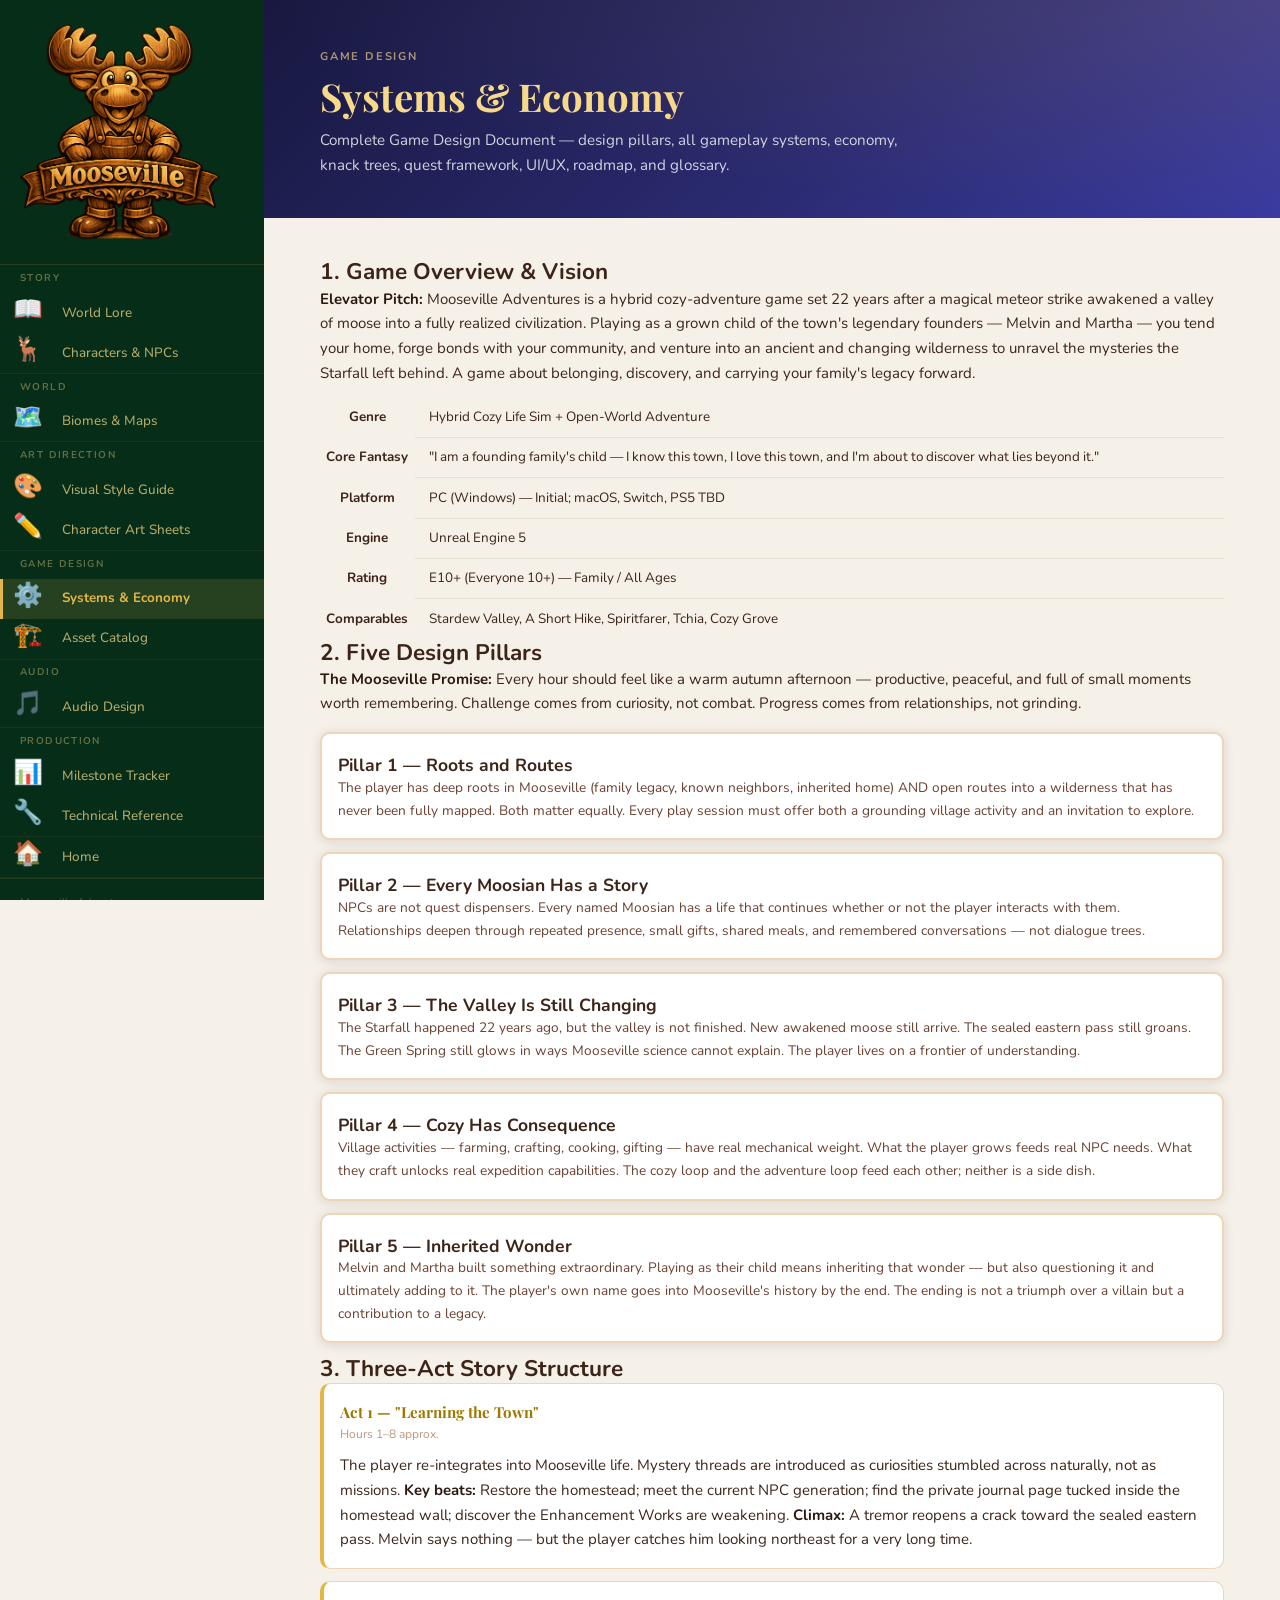
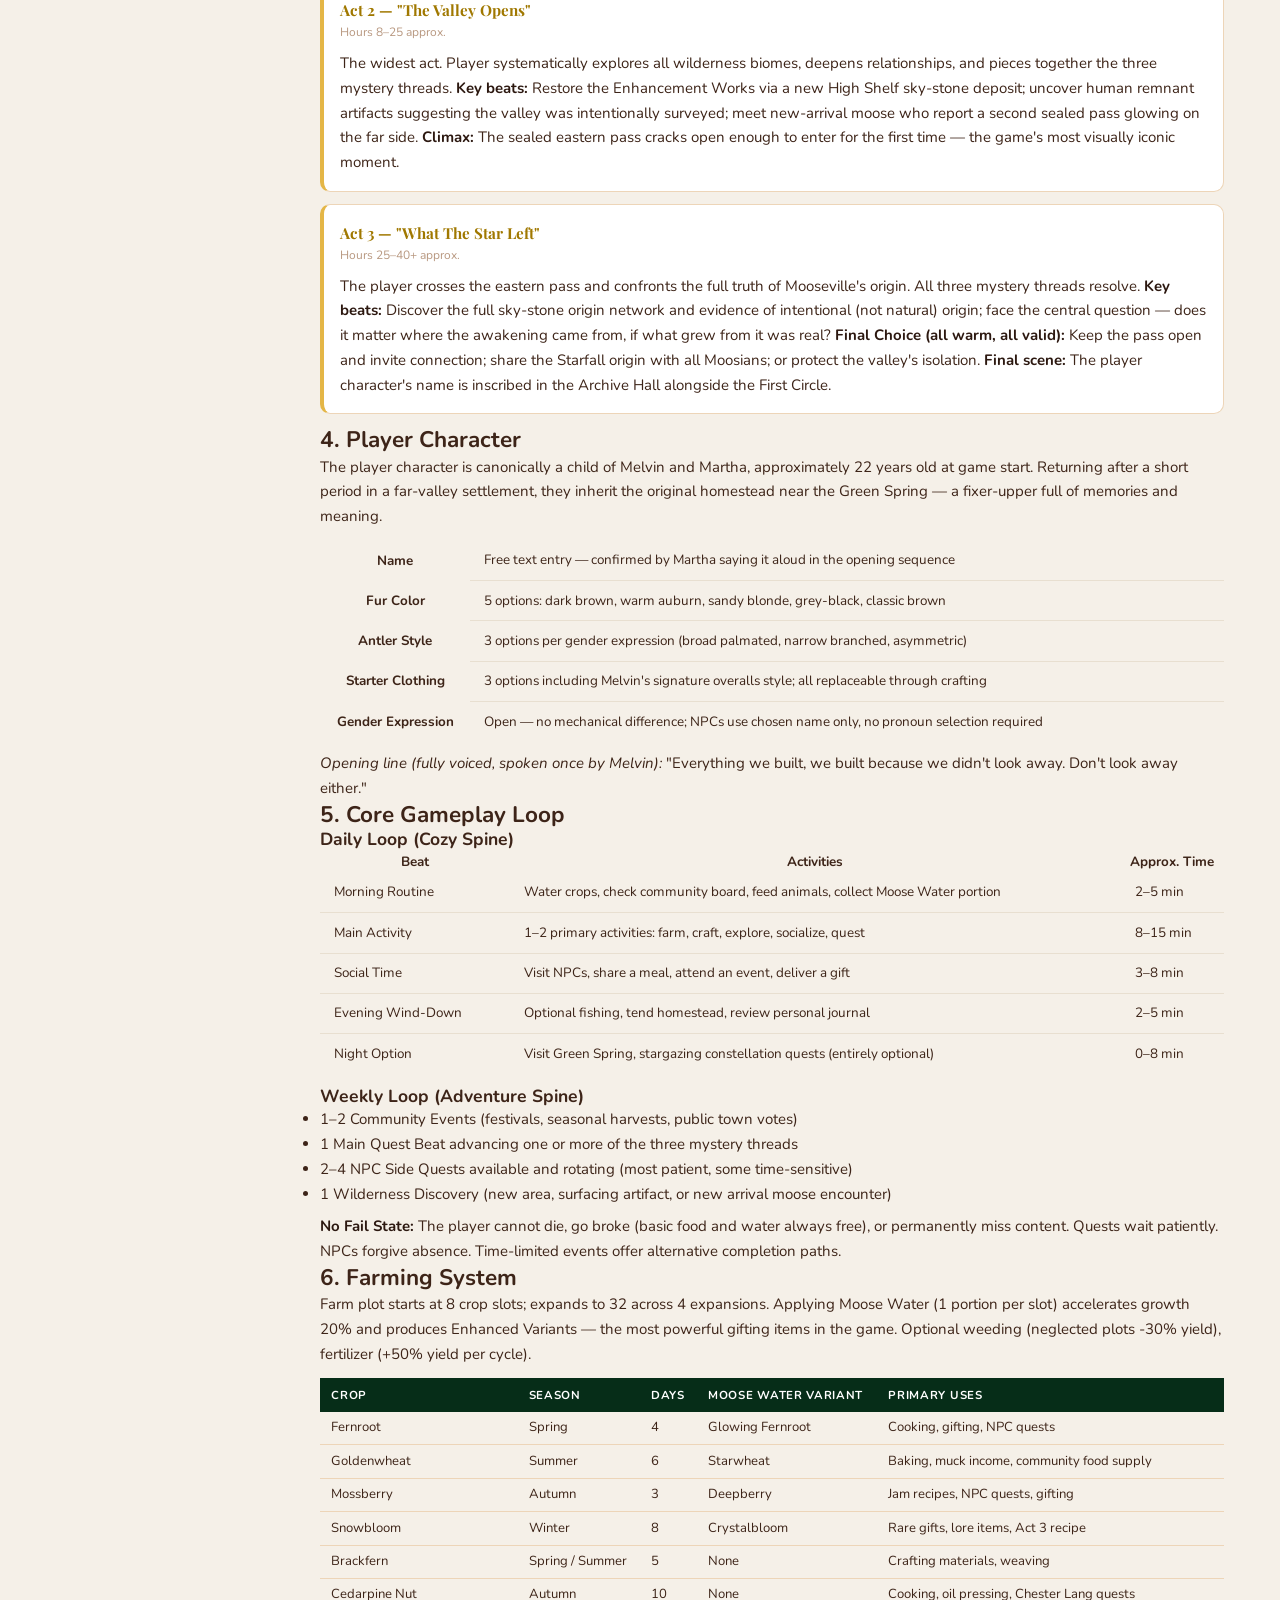
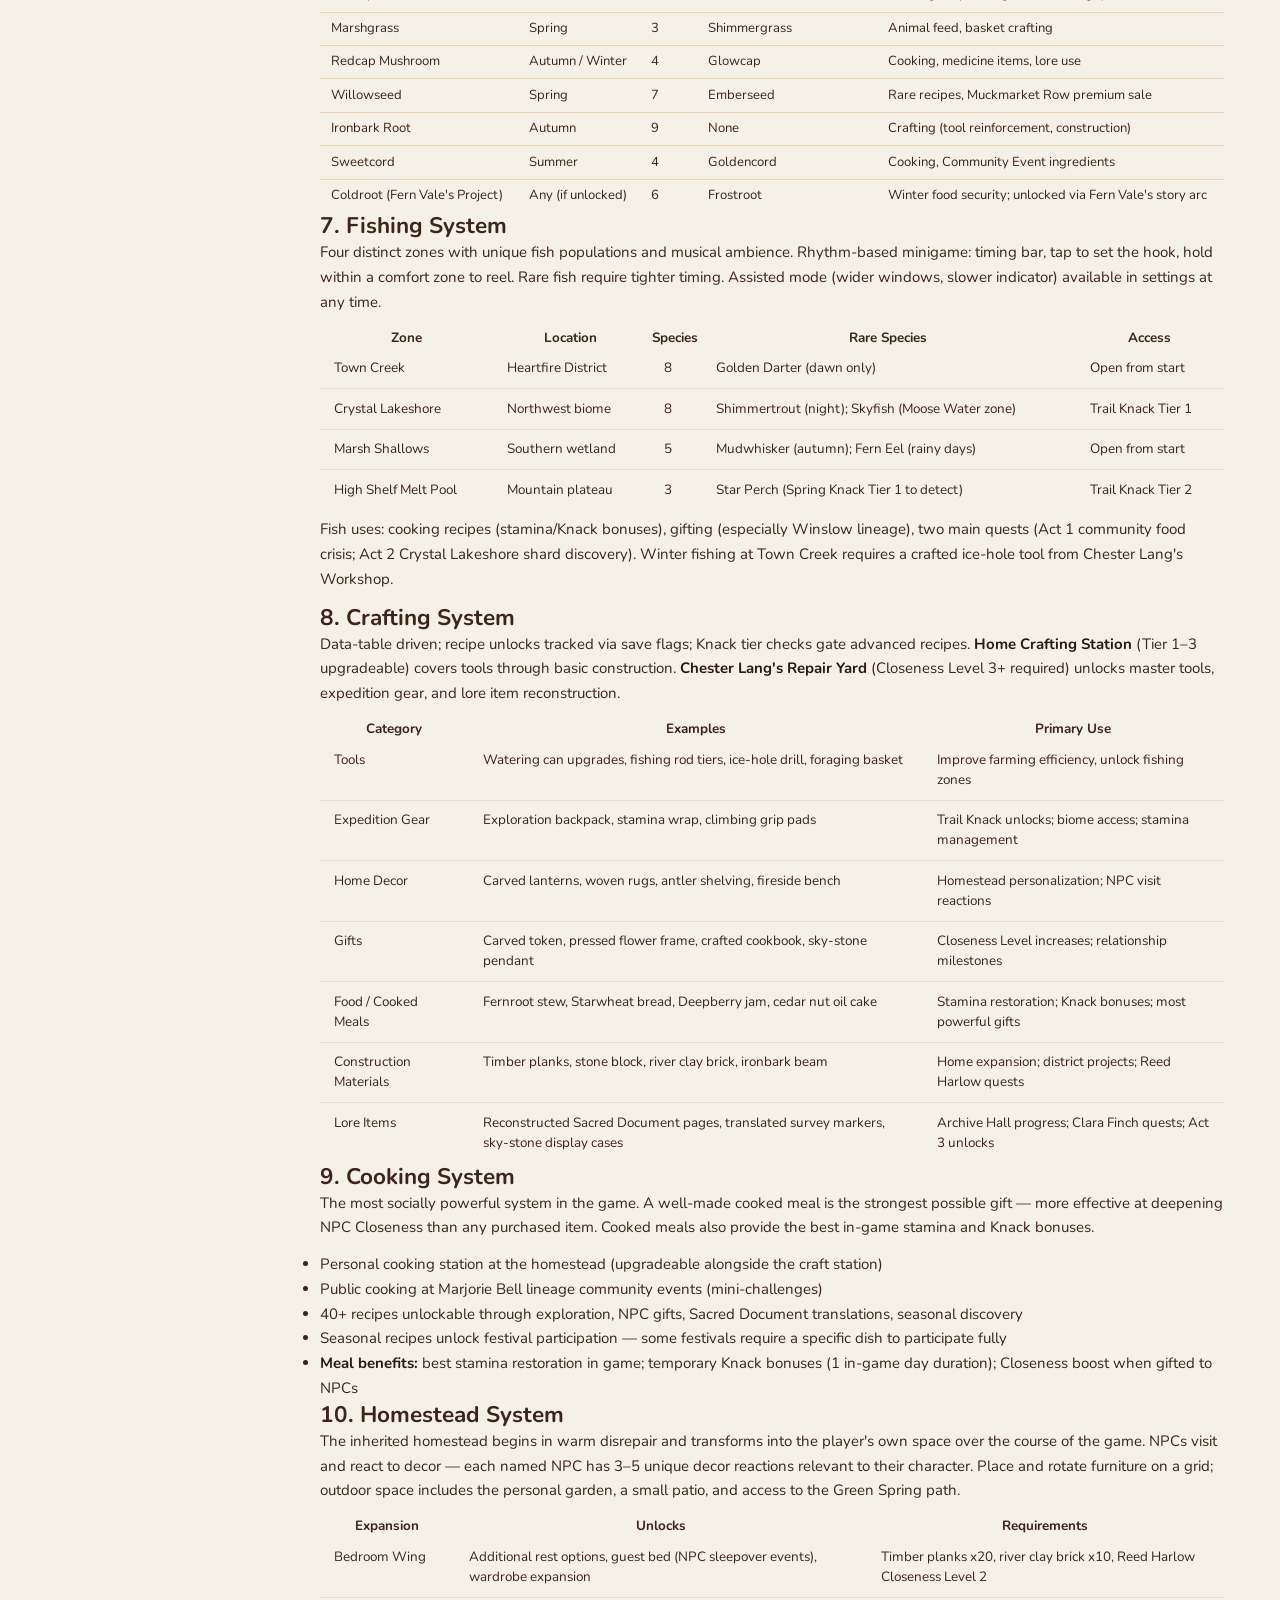
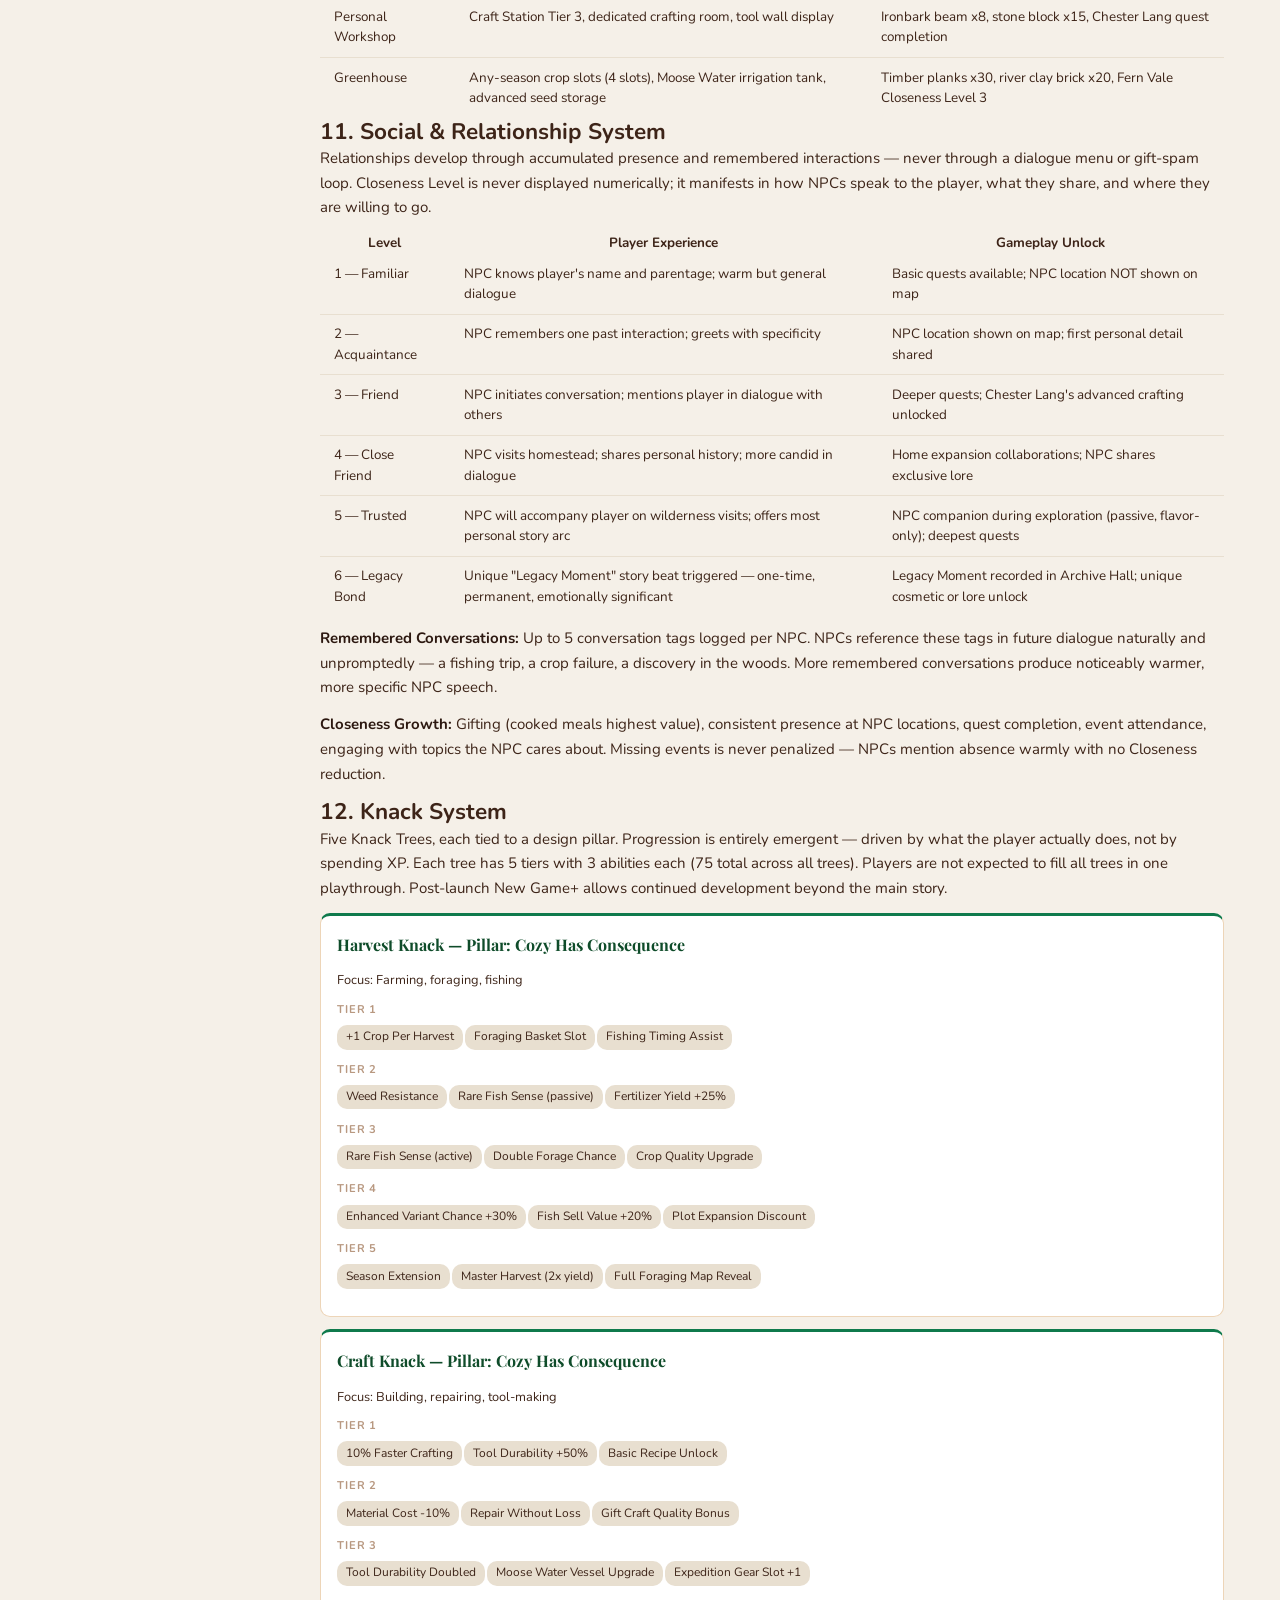
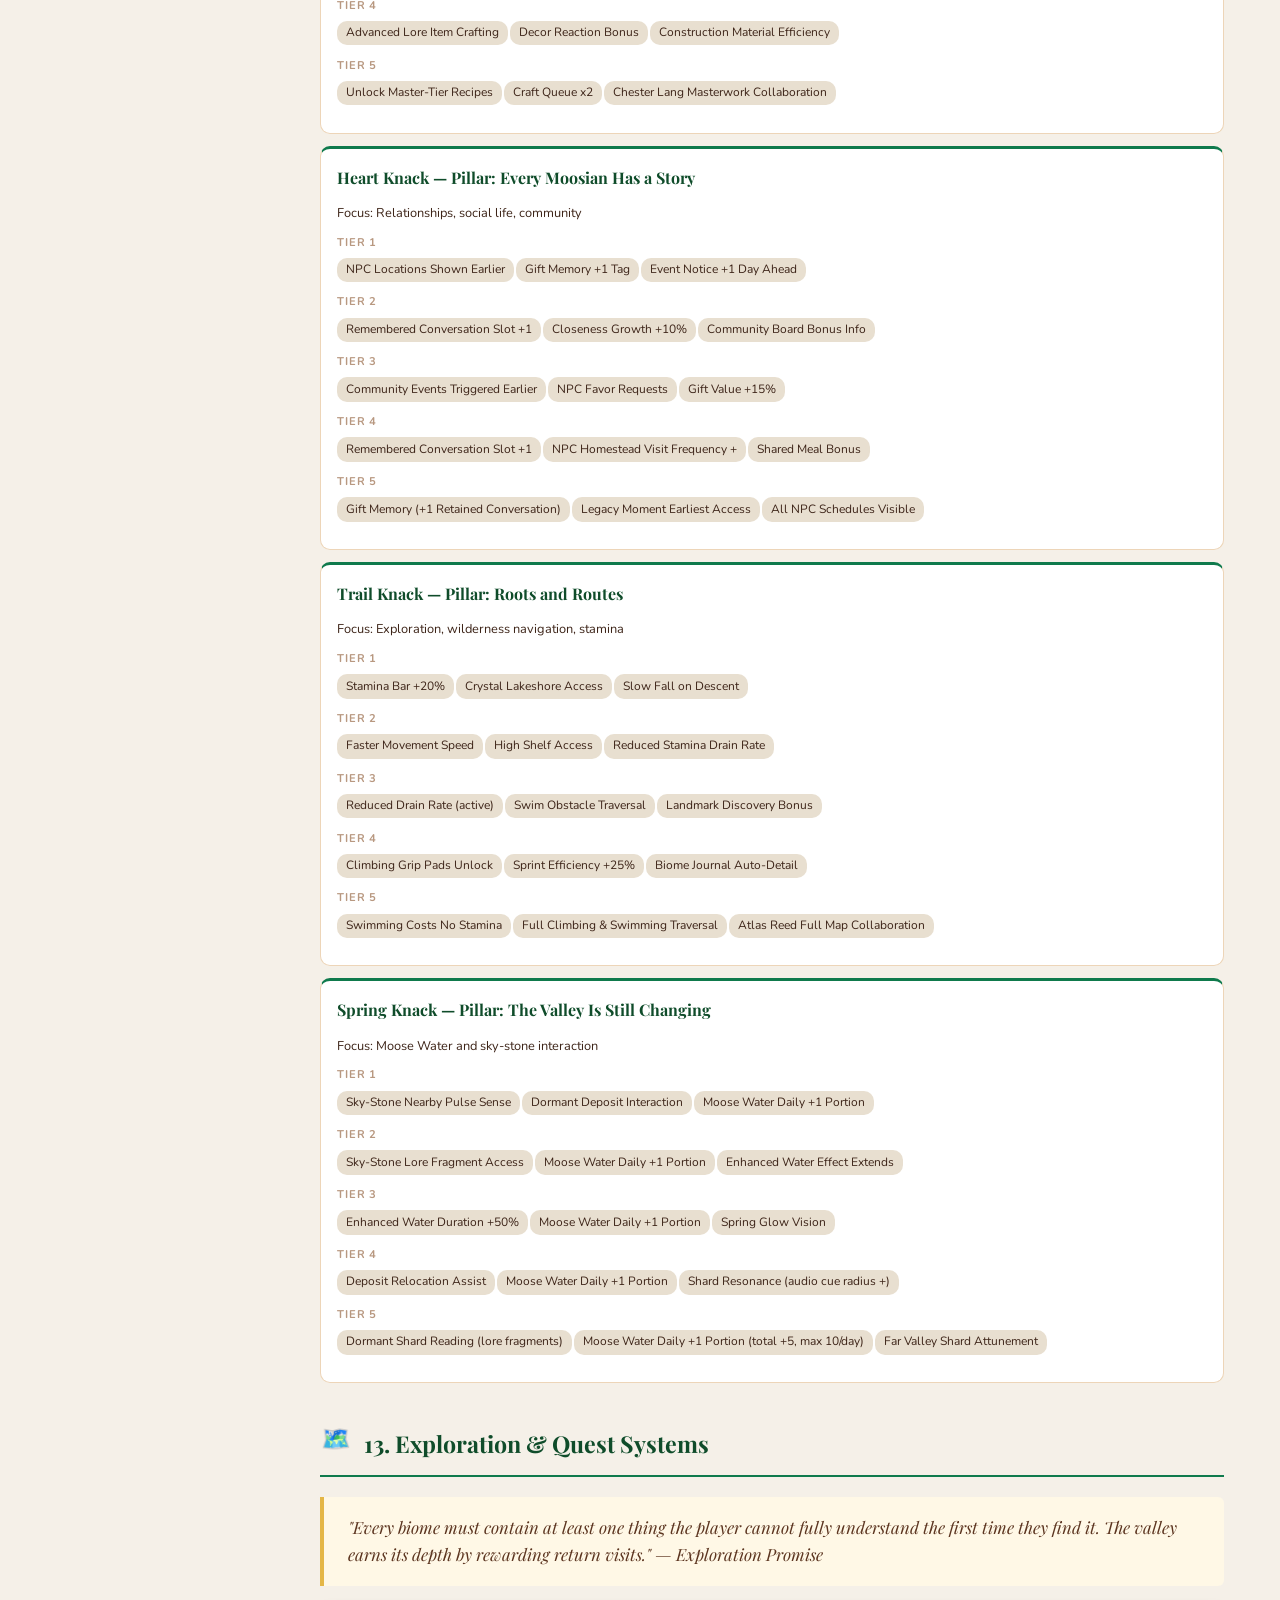
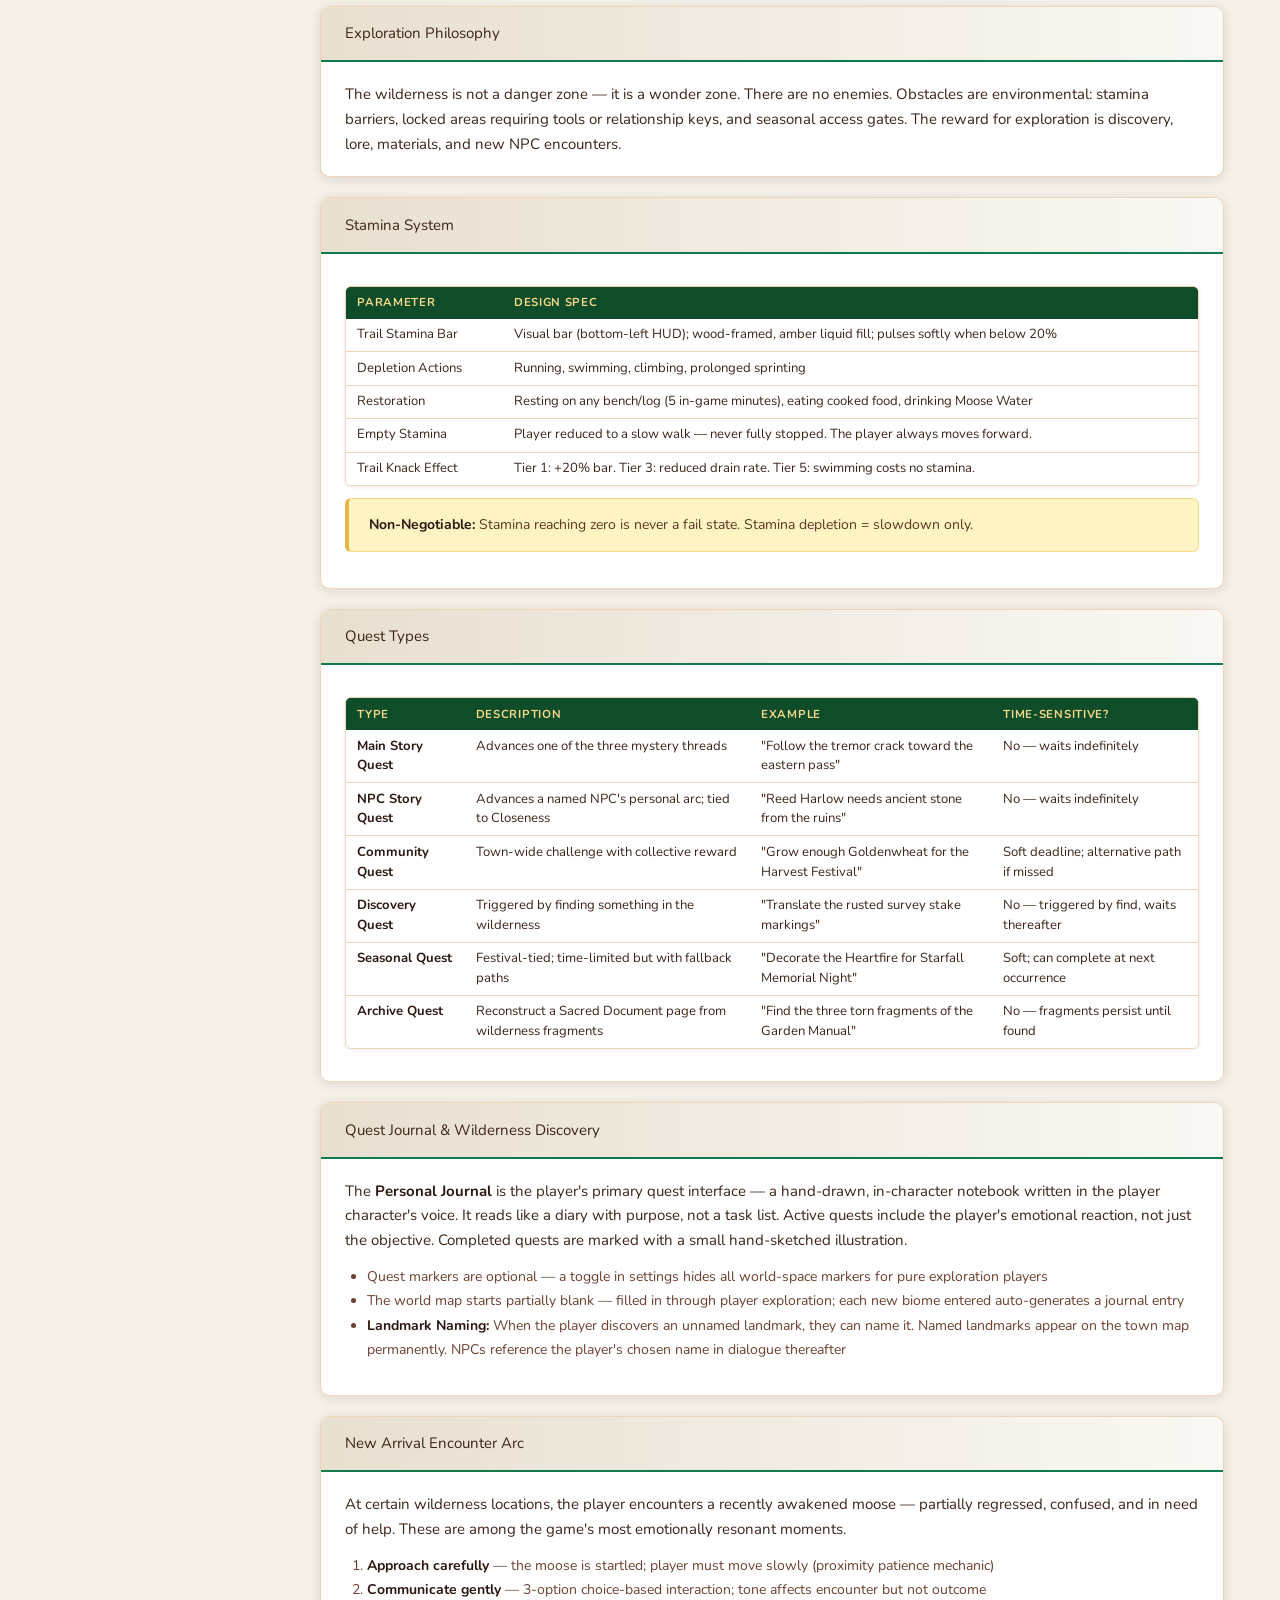
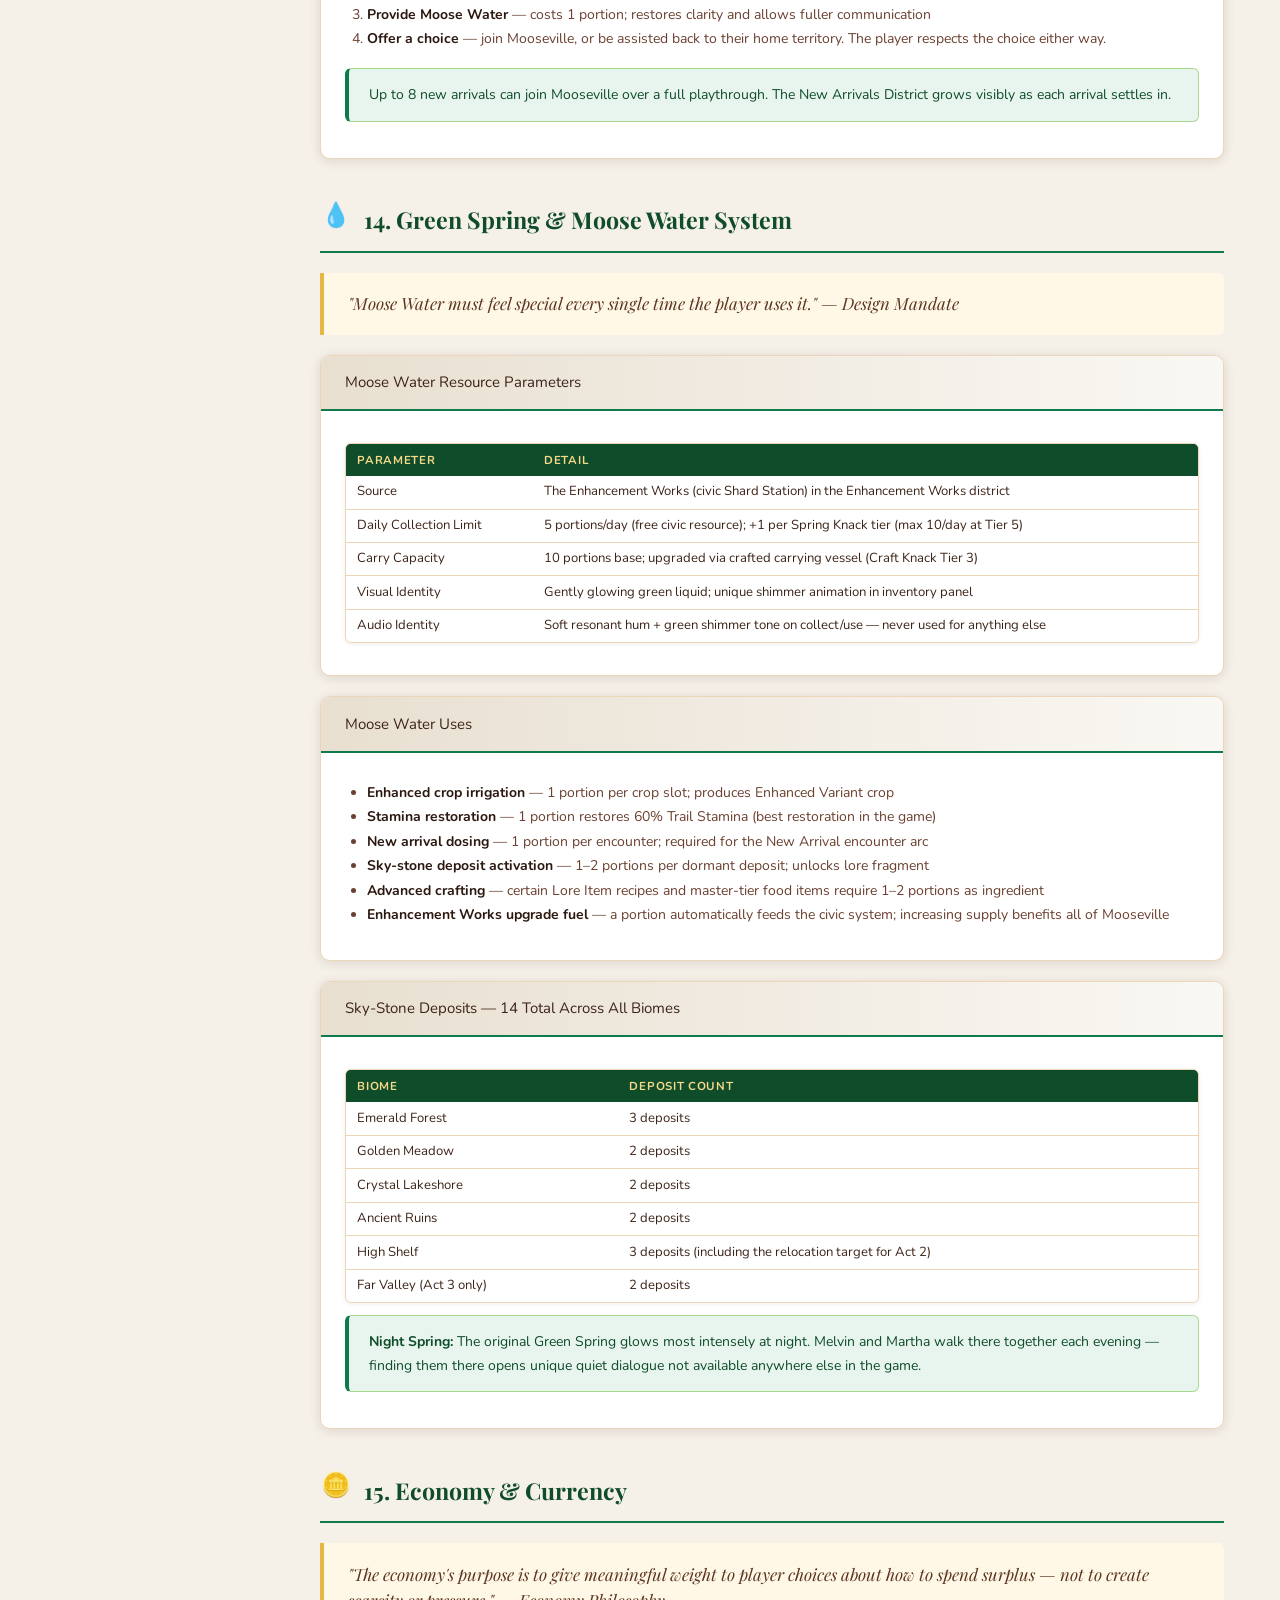
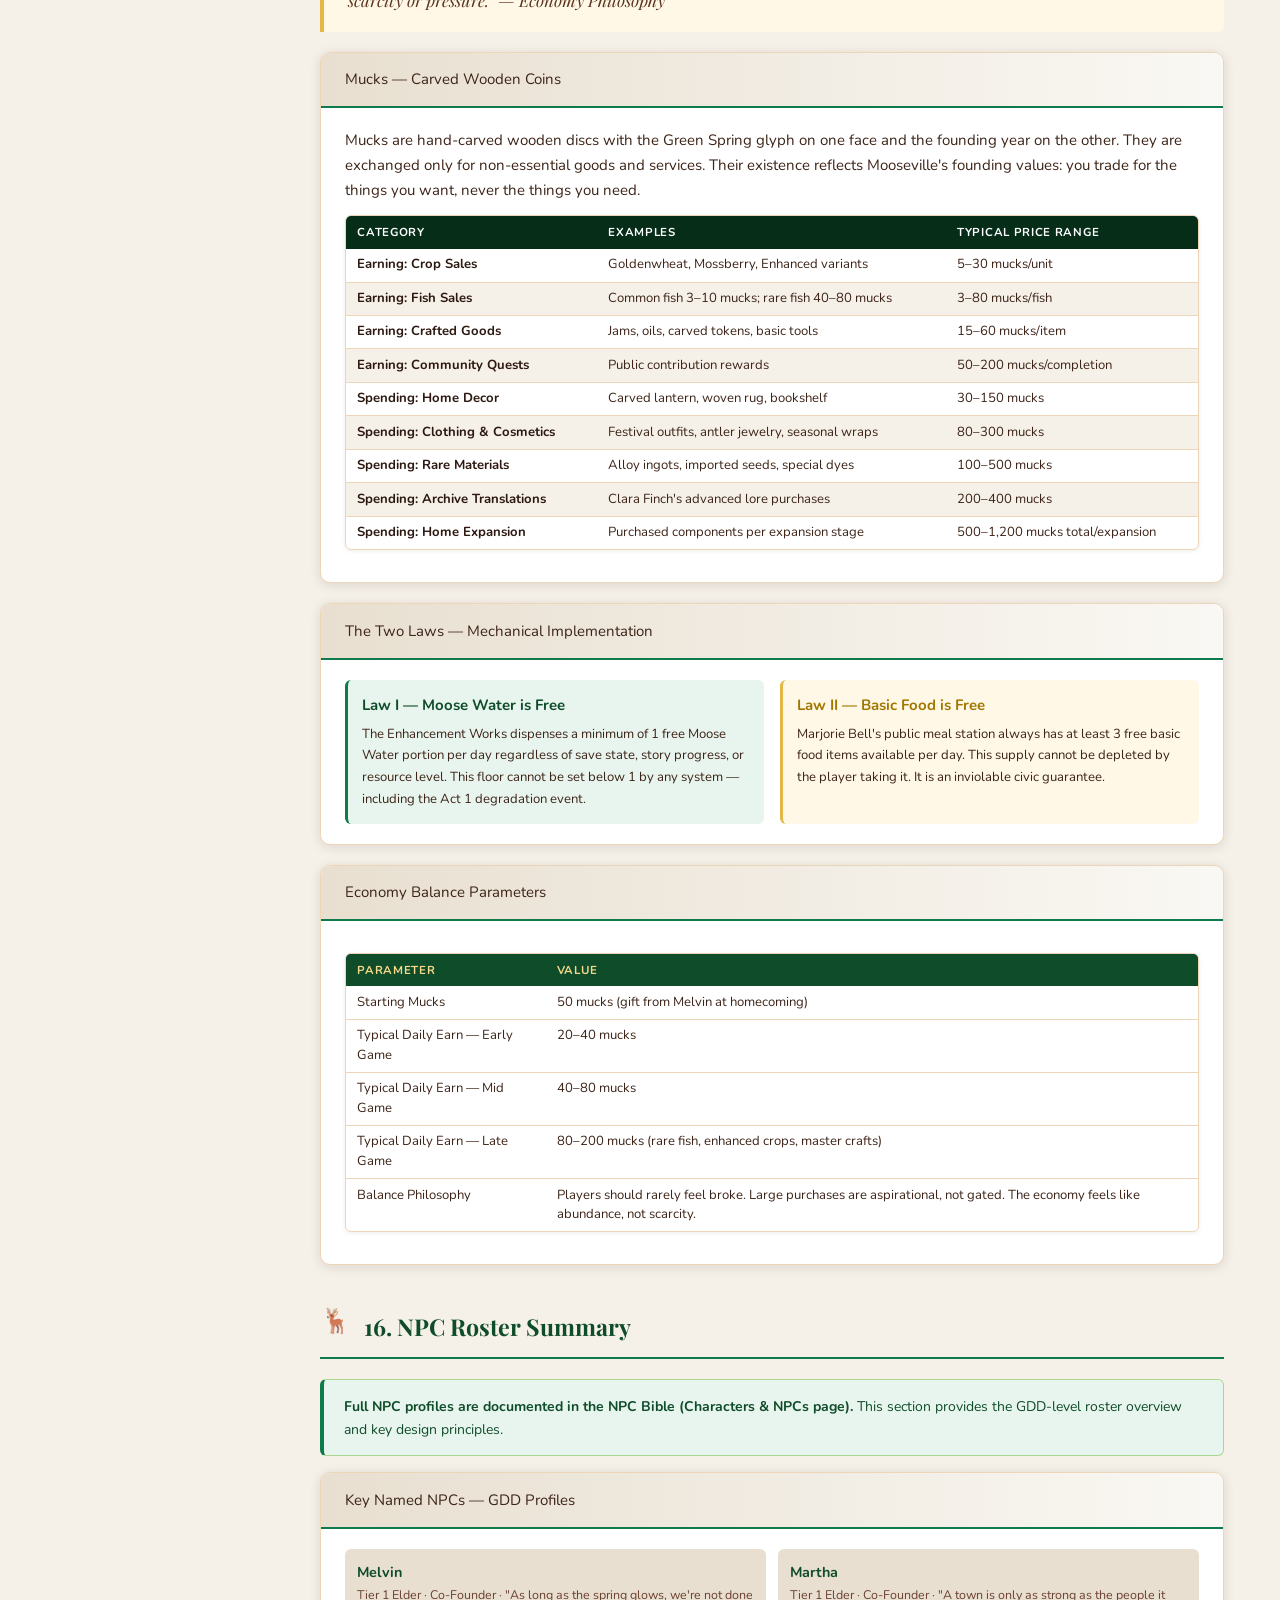
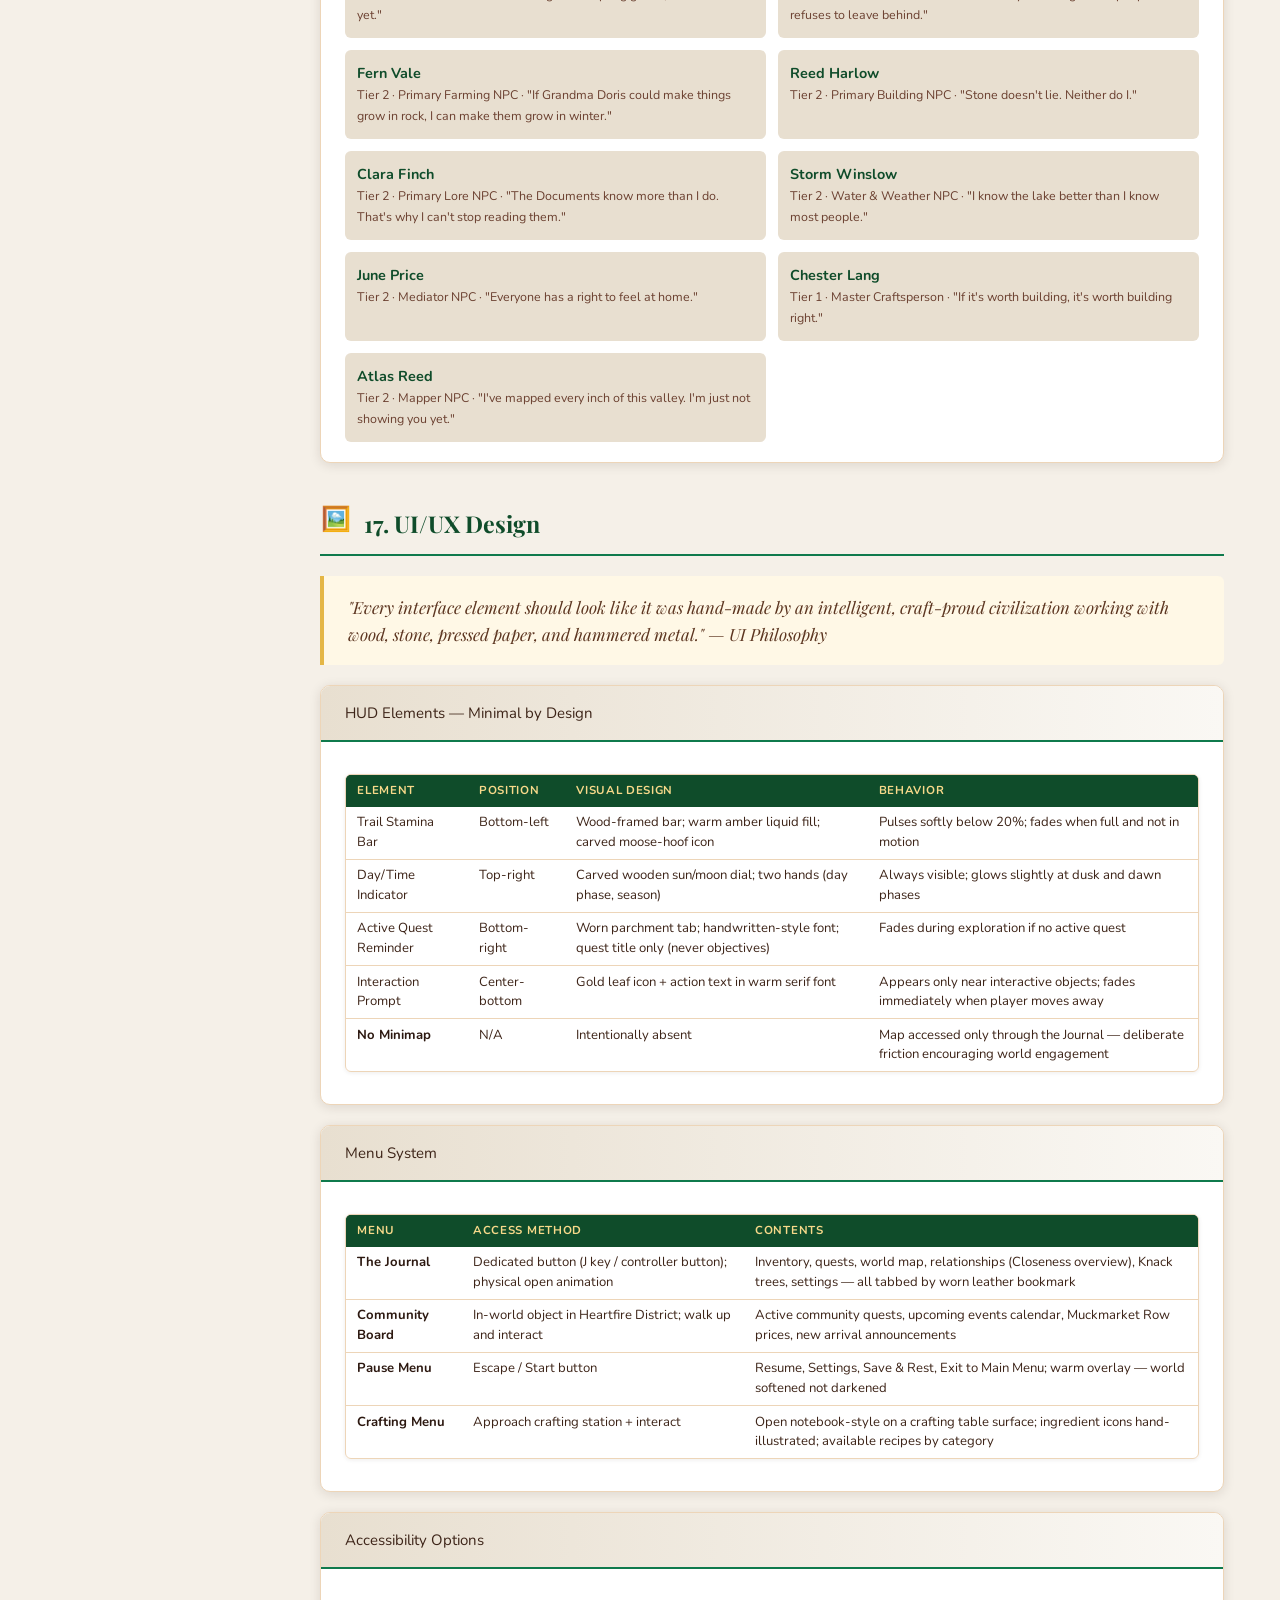
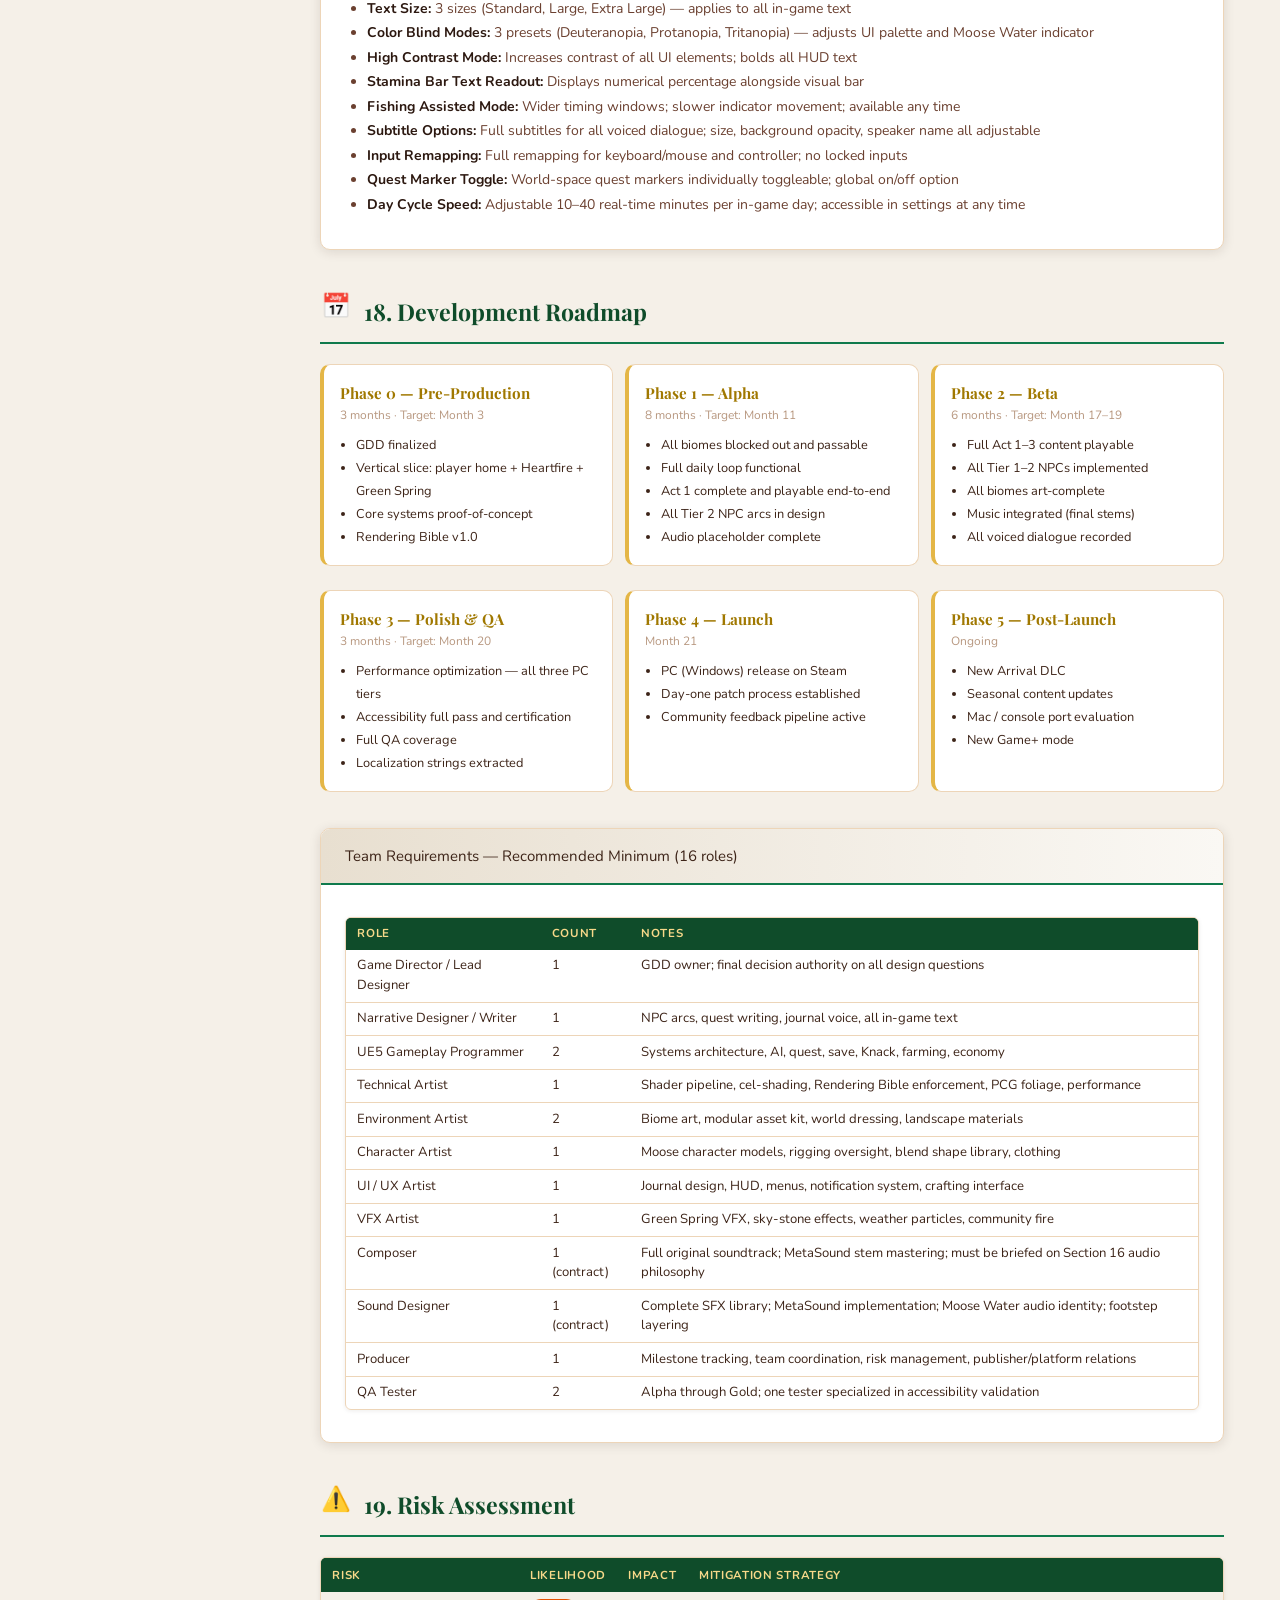
<file: docs/design.html>
<!DOCTYPE html>
<html lang="en">
<head>
<meta charset="UTF-8">
<meta name="viewport" content="width=device-width, initial-scale=1.0">
<title>Systems &amp; Economy — Mooseville Adventures</title>
<link rel="stylesheet" href="css/style.css">
</head>
<body>

<nav class="sidebar" id="site-nav"></nav>
<script src="js/nav.js"></script>

<main class="main">
  <div class="page-hero hero-design">
    <div class="hero-label">Game Design</div>
    <h1>Systems &amp; Economy</h1>
    <p class="hero-desc">Complete Game Design Document — design pillars, all gameplay systems, economy, knack trees, quest framework, UI/UX, roadmap, and glossary.</p>
  </div>
  <div class="content">

    <!-- SECTION 1: GAME OVERVIEW -->
    <h2 class="section-title">1. Game Overview &amp; Vision</h2>
    <div class="info-card">
      <p><strong>Elevator Pitch:</strong> Mooseville Adventures is a hybrid cozy-adventure game set 22 years after a magical meteor strike awakened a valley of moose into a fully realized civilization. Playing as a grown child of the town's legendary founders — Melvin and Martha — you tend your home, forge bonds with your community, and venture into an ancient and changing wilderness to unravel the mysteries the Starfall left behind. A game about belonging, discovery, and carrying your family's legacy forward.</p>
      <table class="data-table" style="margin-top:.75rem">
        <tr><th>Genre</th><td>Hybrid Cozy Life Sim + Open-World Adventure</td></tr>
        <tr><th>Core Fantasy</th><td>"I am a founding family's child — I know this town, I love this town, and I'm about to discover what lies beyond it."</td></tr>
        <tr><th>Platform</th><td>PC (Windows) — Initial; macOS, Switch, PS5 TBD</td></tr>
        <tr><th>Engine</th><td>Unreal Engine 5</td></tr>
        <tr><th>Rating</th><td>E10+ (Everyone 10+) — Family / All Ages</td></tr>
        <tr><th>Comparables</th><td>Stardew Valley, A Short Hike, Spiritfarer, Tchia, Cozy Grove</td></tr>
      </table>
    </div>

    <!-- SECTION 2: DESIGN PILLARS -->
    <h2 class="section-title">2. Five Design Pillars</h2>
    <div class="callout" style="margin-bottom:1rem"><strong>The Mooseville Promise:</strong> Every hour should feel like a warm autumn afternoon — productive, peaceful, and full of small moments worth remembering. Challenge comes from curiosity, not combat. Progress comes from relationships, not grinding.</div>
    <div class="pillar-card"><h3>Pillar 1 — Roots and Routes</h3><p>The player has deep roots in Mooseville (family legacy, known neighbors, inherited home) AND open routes into a wilderness that has never been fully mapped. Both matter equally. Every play session must offer both a grounding village activity and an invitation to explore.</p></div>
    <div class="pillar-card"><h3>Pillar 2 — Every Moosian Has a Story</h3><p>NPCs are not quest dispensers. Every named Moosian has a life that continues whether or not the player interacts with them. Relationships deepen through repeated presence, small gifts, shared meals, and remembered conversations — not dialogue trees.</p></div>
    <div class="pillar-card"><h3>Pillar 3 — The Valley Is Still Changing</h3><p>The Starfall happened 22 years ago, but the valley is not finished. New awakened moose still arrive. The sealed eastern pass still groans. The Green Spring still glows in ways Mooseville science cannot explain. The player lives on a frontier of understanding.</p></div>
    <div class="pillar-card"><h3>Pillar 4 — Cozy Has Consequence</h3><p>Village activities — farming, crafting, cooking, gifting — have real mechanical weight. What the player grows feeds real NPC needs. What they craft unlocks real expedition capabilities. The cozy loop and the adventure loop feed each other; neither is a side dish.</p></div>
    <div class="pillar-card"><h3>Pillar 5 — Inherited Wonder</h3><p>Melvin and Martha built something extraordinary. Playing as their child means inheriting that wonder — but also questioning it and ultimately adding to it. The player's own name goes into Mooseville's history by the end. The ending is not a triumph over a villain but a contribution to a legacy.</p></div>

    <!-- SECTION 3: THREE-ACT STORY -->
    <h2 class="section-title">3. Three-Act Story Structure</h2>
    <div class="phase-card">
      <div class="phase-name">Act 1 — "Learning the Town"</div>
      <div class="phase-duration">Hours 1–8 approx.</div>
      <p>The player re-integrates into Mooseville life. Mystery threads are introduced as curiosities stumbled across naturally, not as missions. <strong>Key beats:</strong> Restore the homestead; meet the current NPC generation; find the private journal page tucked inside the homestead wall; discover the Enhancement Works are weakening. <strong>Climax:</strong> A tremor reopens a crack toward the sealed eastern pass. Melvin says nothing — but the player catches him looking northeast for a very long time.</p>
    </div>
    <div class="phase-card">
      <div class="phase-name">Act 2 — "The Valley Opens"</div>
      <div class="phase-duration">Hours 8–25 approx.</div>
      <p>The widest act. Player systematically explores all wilderness biomes, deepens relationships, and pieces together the three mystery threads. <strong>Key beats:</strong> Restore the Enhancement Works via a new High Shelf sky-stone deposit; uncover human remnant artifacts suggesting the valley was intentionally surveyed; meet new-arrival moose who report a second sealed pass glowing on the far side. <strong>Climax:</strong> The sealed eastern pass cracks open enough to enter for the first time — the game's most visually iconic moment.</p>
    </div>
    <div class="phase-card">
      <div class="phase-name">Act 3 — "What The Star Left"</div>
      <div class="phase-duration">Hours 25–40+ approx.</div>
      <p>The player crosses the eastern pass and confronts the full truth of Mooseville's origin. All three mystery threads resolve. <strong>Key beats:</strong> Discover the full sky-stone origin network and evidence of intentional (not natural) origin; face the central question — does it matter where the awakening came from, if what grew from it was real? <strong>Final Choice (all warm, all valid):</strong> Keep the pass open and invite connection; share the Starfall origin with all Moosians; or protect the valley's isolation. <strong>Final scene:</strong> The player character's name is inscribed in the Archive Hall alongside the First Circle.</p>
    </div>

    <!-- SECTION 4: PLAYER CHARACTER -->
    <h2 class="section-title">4. Player Character</h2>
    <div class="info-card">
      <p>The player character is canonically a child of Melvin and Martha, approximately 22 years old at game start. Returning after a short period in a far-valley settlement, they inherit the original homestead near the Green Spring — a fixer-upper full of memories and meaning.</p>
      <table class="data-table" style="margin-top:.75rem">
        <tr><th>Name</th><td>Free text entry — confirmed by Martha saying it aloud in the opening sequence</td></tr>
        <tr><th>Fur Color</th><td>5 options: dark brown, warm auburn, sandy blonde, grey-black, classic brown</td></tr>
        <tr><th>Antler Style</th><td>3 options per gender expression (broad palmated, narrow branched, asymmetric)</td></tr>
        <tr><th>Starter Clothing</th><td>3 options including Melvin's signature overalls style; all replaceable through crafting</td></tr>
        <tr><th>Gender Expression</th><td>Open — no mechanical difference; NPCs use chosen name only, no pronoun selection required</td></tr>
      </table>
      <p style="margin-top:.6rem"><em>Opening line (fully voiced, spoken once by Melvin):</em> "Everything we built, we built because we didn't look away. Don't look away either."</p>
    </div>

    <!-- SECTION 5: CORE GAMEPLAY LOOP -->
    <h2 class="section-title">5. Core Gameplay Loop</h2>
    <h3 class="subsection-title">Daily Loop (Cozy Spine)</h3>
    <table class="data-table">
      <tr><th>Beat</th><th>Activities</th><th>Approx. Time</th></tr>
      <tr><td>Morning Routine</td><td>Water crops, check community board, feed animals, collect Moose Water portion</td><td>2–5 min</td></tr>
      <tr><td>Main Activity</td><td>1–2 primary activities: farm, craft, explore, socialize, quest</td><td>8–15 min</td></tr>
      <tr><td>Social Time</td><td>Visit NPCs, share a meal, attend an event, deliver a gift</td><td>3–8 min</td></tr>
      <tr><td>Evening Wind-Down</td><td>Optional fishing, tend homestead, review personal journal</td><td>2–5 min</td></tr>
      <tr><td>Night Option</td><td>Visit Green Spring, stargazing constellation quests (entirely optional)</td><td>0–8 min</td></tr>
    </table>
    <h3 class="subsection-title" style="margin-top:.75rem">Weekly Loop (Adventure Spine)</h3>
    <ul class="feature-list">
      <li>1–2 Community Events (festivals, seasonal harvests, public town votes)</li>
      <li>1 Main Quest Beat advancing one or more of the three mystery threads</li>
      <li>2–4 NPC Side Quests available and rotating (most patient, some time-sensitive)</li>
      <li>1 Wilderness Discovery (new area, surfacing artifact, or new arrival moose encounter)</li>
    </ul>
    <div class="callout" style="margin-top:.5rem"><strong>No Fail State:</strong> The player cannot die, go broke (basic food and water always free), or permanently miss content. Quests wait patiently. NPCs forgive absence. Time-limited events offer alternative completion paths.</div>

    <!-- SECTION 6: FARMING SYSTEM -->
    <h2 class="section-title">6. Farming System</h2>
    <p>Farm plot starts at 8 crop slots; expands to 32 across 4 expansions. Applying Moose Water (1 portion per slot) accelerates growth 20% and produces Enhanced Variants — the most powerful gifting items in the game. Optional weeding (neglected plots -30% yield), fertilizer (+50% yield per cycle).</p>
    <table class="data-table crop-table" style="margin-top:.5rem;width:100%">
      <thead><tr><th>Crop</th><th>Season</th><th>Days</th><th>Moose Water Variant</th><th>Primary Uses</th></tr></thead>
      <tbody>
        <tr><td>Fernroot</td><td>Spring</td><td>4</td><td>Glowing Fernroot</td><td>Cooking, gifting, NPC quests</td></tr>
        <tr><td>Goldenwheat</td><td>Summer</td><td>6</td><td>Starwheat</td><td>Baking, muck income, community food supply</td></tr>
        <tr><td>Mossberry</td><td>Autumn</td><td>3</td><td>Deepberry</td><td>Jam recipes, NPC quests, gifting</td></tr>
        <tr><td>Snowbloom</td><td>Winter</td><td>8</td><td>Crystalbloom</td><td>Rare gifts, lore items, Act 3 recipe</td></tr>
        <tr><td>Brackfern</td><td>Spring / Summer</td><td>5</td><td>None</td><td>Crafting materials, weaving</td></tr>
        <tr><td>Cedarpine Nut</td><td>Autumn</td><td>10</td><td>None</td><td>Cooking, oil pressing, Chester Lang quests</td></tr>
        <tr><td>Marshgrass</td><td>Spring</td><td>3</td><td>Shimmergrass</td><td>Animal feed, basket crafting</td></tr>
        <tr><td>Redcap Mushroom</td><td>Autumn / Winter</td><td>4</td><td>Glowcap</td><td>Cooking, medicine items, lore use</td></tr>
        <tr><td>Willowseed</td><td>Spring</td><td>7</td><td>Emberseed</td><td>Rare recipes, Muckmarket Row premium sale</td></tr>
        <tr><td>Ironbark Root</td><td>Autumn</td><td>9</td><td>None</td><td>Crafting (tool reinforcement, construction)</td></tr>
        <tr><td>Sweetcord</td><td>Summer</td><td>4</td><td>Goldencord</td><td>Cooking, Community Event ingredients</td></tr>
        <tr><td>Coldroot (Fern Vale's Project)</td><td>Any (if unlocked)</td><td>6</td><td>Frostroot</td><td>Winter food security; unlocked via Fern Vale's story arc</td></tr>
      </tbody>
    </table>

    <!-- SECTION 7: FISHING SYSTEM -->
    <h2 class="section-title">7. Fishing System</h2>
    <p>Four distinct zones with unique fish populations and musical ambience. Rhythm-based minigame: timing bar, tap to set the hook, hold within a comfort zone to reel. Rare fish require tighter timing. Assisted mode (wider windows, slower indicator) available in settings at any time.</p>
    <table class="data-table" style="margin-top:.5rem">
      <tr><th>Zone</th><th>Location</th><th>Species</th><th>Rare Species</th><th>Access</th></tr>
      <tr><td>Town Creek</td><td>Heartfire District</td><td>8</td><td>Golden Darter (dawn only)</td><td>Open from start</td></tr>
      <tr><td>Crystal Lakeshore</td><td>Northwest biome</td><td>8</td><td>Shimmertrout (night); Skyfish (Moose Water zone)</td><td>Trail Knack Tier 1</td></tr>
      <tr><td>Marsh Shallows</td><td>Southern wetland</td><td>5</td><td>Mudwhisker (autumn); Fern Eel (rainy days)</td><td>Open from start</td></tr>
      <tr><td>High Shelf Melt Pool</td><td>Mountain plateau</td><td>3</td><td>Star Perch (Spring Knack Tier 1 to detect)</td><td>Trail Knack Tier 2</td></tr>
    </table>
    <p style="margin-top:.5rem">Fish uses: cooking recipes (stamina/Knack bonuses), gifting (especially Winslow lineage), two main quests (Act 1 community food crisis; Act 2 Crystal Lakeshore shard discovery). Winter fishing at Town Creek requires a crafted ice-hole tool from Chester Lang's Workshop.</p>

    <!-- SECTION 8: CRAFTING SYSTEM -->
    <h2 class="section-title">8. Crafting System</h2>
    <p>Data-table driven; recipe unlocks tracked via save flags; Knack tier checks gate advanced recipes. <strong>Home Crafting Station</strong> (Tier 1–3 upgradeable) covers tools through basic construction. <strong>Chester Lang's Repair Yard</strong> (Closeness Level 3+ required) unlocks master tools, expedition gear, and lore item reconstruction.</p>
    <table class="data-table" style="margin-top:.5rem">
      <tr><th>Category</th><th>Examples</th><th>Primary Use</th></tr>
      <tr><td>Tools</td><td>Watering can upgrades, fishing rod tiers, ice-hole drill, foraging basket</td><td>Improve farming efficiency, unlock fishing zones</td></tr>
      <tr><td>Expedition Gear</td><td>Exploration backpack, stamina wrap, climbing grip pads</td><td>Trail Knack unlocks; biome access; stamina management</td></tr>
      <tr><td>Home Decor</td><td>Carved lanterns, woven rugs, antler shelving, fireside bench</td><td>Homestead personalization; NPC visit reactions</td></tr>
      <tr><td>Gifts</td><td>Carved token, pressed flower frame, crafted cookbook, sky-stone pendant</td><td>Closeness Level increases; relationship milestones</td></tr>
      <tr><td>Food / Cooked Meals</td><td>Fernroot stew, Starwheat bread, Deepberry jam, cedar nut oil cake</td><td>Stamina restoration; Knack bonuses; most powerful gifts</td></tr>
      <tr><td>Construction Materials</td><td>Timber planks, stone block, river clay brick, ironbark beam</td><td>Home expansion; district projects; Reed Harlow quests</td></tr>
      <tr><td>Lore Items</td><td>Reconstructed Sacred Document pages, translated survey markers, sky-stone display cases</td><td>Archive Hall progress; Clara Finch quests; Act 3 unlocks</td></tr>
    </table>

    <!-- SECTION 9: COOKING SYSTEM -->
    <h2 class="section-title">9. Cooking System</h2>
    <p>The most socially powerful system in the game. A well-made cooked meal is the strongest possible gift — more effective at deepening NPC Closeness than any purchased item. Cooked meals also provide the best in-game stamina and Knack bonuses.</p>
    <ul class="feature-list">
      <li>Personal cooking station at the homestead (upgradeable alongside the craft station)</li>
      <li>Public cooking at Marjorie Bell lineage community events (mini-challenges)</li>
      <li>40+ recipes unlockable through exploration, NPC gifts, Sacred Document translations, seasonal discovery</li>
      <li>Seasonal recipes unlock festival participation — some festivals require a specific dish to participate fully</li>
      <li><strong>Meal benefits:</strong> best stamina restoration in game; temporary Knack bonuses (1 in-game day duration); Closeness boost when gifted to NPCs</li>
    </ul>

    <!-- SECTION 10: HOMESTEAD SYSTEM -->
    <h2 class="section-title">10. Homestead System</h2>
    <p>The inherited homestead begins in warm disrepair and transforms into the player's own space over the course of the game. NPCs visit and react to decor — each named NPC has 3–5 unique decor reactions relevant to their character. Place and rotate furniture on a grid; outdoor space includes the personal garden, a small patio, and access to the Green Spring path.</p>
    <table class="data-table" style="margin-top:.5rem">
      <tr><th>Expansion</th><th>Unlocks</th><th>Requirements</th></tr>
      <tr><td>Bedroom Wing</td><td>Additional rest options, guest bed (NPC sleepover events), wardrobe expansion</td><td>Timber planks x20, river clay brick x10, Reed Harlow Closeness Level 2</td></tr>
      <tr><td>Personal Workshop</td><td>Craft Station Tier 3, dedicated crafting room, tool wall display</td><td>Ironbark beam x8, stone block x15, Chester Lang quest completion</td></tr>
      <tr><td>Greenhouse</td><td>Any-season crop slots (4 slots), Moose Water irrigation tank, advanced seed storage</td><td>Timber planks x30, river clay brick x20, Fern Vale Closeness Level 3</td></tr>
    </table>

    <!-- SECTION 11: SOCIAL & RELATIONSHIP SYSTEM -->
    <h2 class="section-title">11. Social &amp; Relationship System</h2>
    <p>Relationships develop through accumulated presence and remembered interactions — never through a dialogue menu or gift-spam loop. Closeness Level is never displayed numerically; it manifests in how NPCs speak to the player, what they share, and where they are willing to go.</p>
    <table class="data-table" style="margin-top:.5rem">
      <tr><th>Level</th><th>Player Experience</th><th>Gameplay Unlock</th></tr>
      <tr><td>1 — Familiar</td><td>NPC knows player's name and parentage; warm but general dialogue</td><td>Basic quests available; NPC location NOT shown on map</td></tr>
      <tr><td>2 — Acquaintance</td><td>NPC remembers one past interaction; greets with specificity</td><td>NPC location shown on map; first personal detail shared</td></tr>
      <tr><td>3 — Friend</td><td>NPC initiates conversation; mentions player in dialogue with others</td><td>Deeper quests; Chester Lang's advanced crafting unlocked</td></tr>
      <tr><td>4 — Close Friend</td><td>NPC visits homestead; shares personal history; more candid in dialogue</td><td>Home expansion collaborations; NPC shares exclusive lore</td></tr>
      <tr><td>5 — Trusted</td><td>NPC will accompany player on wilderness visits; offers most personal story arc</td><td>NPC companion during exploration (passive, flavor-only); deepest quests</td></tr>
      <tr><td>6 — Legacy Bond</td><td>Unique "Legacy Moment" story beat triggered — one-time, permanent, emotionally significant</td><td>Legacy Moment recorded in Archive Hall; unique cosmetic or lore unlock</td></tr>
    </table>
    <p style="margin-top:.6rem"><strong>Remembered Conversations:</strong> Up to 5 conversation tags logged per NPC. NPCs reference these tags in future dialogue naturally and unpromptedly — a fishing trip, a crop failure, a discovery in the woods. More remembered conversations produce noticeably warmer, more specific NPC speech.</p>
    <p><strong>Closeness Growth:</strong> Gifting (cooked meals highest value), consistent presence at NPC locations, quest completion, event attendance, engaging with topics the NPC cares about. Missing events is never penalized — NPCs mention absence warmly with no Closeness reduction.</p>

    <!-- SECTION 12: KNACK SYSTEM -->
    <h2 class="section-title">12. Knack System</h2>
    <p>Five Knack Trees, each tied to a design pillar. Progression is entirely emergent — driven by what the player actually does, not by spending XP. Each tree has 5 tiers with 3 abilities each (75 total across all trees). Players are not expected to fill all trees in one playthrough. Post-launch New Game+ allows continued development beyond the main story.</p>

    <div class="knack-tree">
      <div class="knack-tree-name">Harvest Knack — Pillar: Cozy Has Consequence</div>
      <p style="font-size:.8rem;margin-bottom:.6rem">Focus: Farming, foraging, fishing</p>
      <div class="knack-tier"><div class="knack-tier-label">Tier 1</div><span class="knack-ability">+1 Crop Per Harvest</span><span class="knack-ability">Foraging Basket Slot</span><span class="knack-ability">Fishing Timing Assist</span></div>
      <div class="knack-tier"><div class="knack-tier-label">Tier 2</div><span class="knack-ability">Weed Resistance</span><span class="knack-ability">Rare Fish Sense (passive)</span><span class="knack-ability">Fertilizer Yield +25%</span></div>
      <div class="knack-tier"><div class="knack-tier-label">Tier 3</div><span class="knack-ability">Rare Fish Sense (active)</span><span class="knack-ability">Double Forage Chance</span><span class="knack-ability">Crop Quality Upgrade</span></div>
      <div class="knack-tier"><div class="knack-tier-label">Tier 4</div><span class="knack-ability">Enhanced Variant Chance +30%</span><span class="knack-ability">Fish Sell Value +20%</span><span class="knack-ability">Plot Expansion Discount</span></div>
      <div class="knack-tier"><div class="knack-tier-label">Tier 5</div><span class="knack-ability">Season Extension</span><span class="knack-ability">Master Harvest (2x yield)</span><span class="knack-ability">Full Foraging Map Reveal</span></div>
    </div>

    <div class="knack-tree">
      <div class="knack-tree-name">Craft Knack — Pillar: Cozy Has Consequence</div>
      <p style="font-size:.8rem;margin-bottom:.6rem">Focus: Building, repairing, tool-making</p>
      <div class="knack-tier"><div class="knack-tier-label">Tier 1</div><span class="knack-ability">10% Faster Crafting</span><span class="knack-ability">Tool Durability +50%</span><span class="knack-ability">Basic Recipe Unlock</span></div>
      <div class="knack-tier"><div class="knack-tier-label">Tier 2</div><span class="knack-ability">Material Cost -10%</span><span class="knack-ability">Repair Without Loss</span><span class="knack-ability">Gift Craft Quality Bonus</span></div>
      <div class="knack-tier"><div class="knack-tier-label">Tier 3</div><span class="knack-ability">Tool Durability Doubled</span><span class="knack-ability">Moose Water Vessel Upgrade</span><span class="knack-ability">Expedition Gear Slot +1</span></div>
      <div class="knack-tier"><div class="knack-tier-label">Tier 4</div><span class="knack-ability">Advanced Lore Item Crafting</span><span class="knack-ability">Decor Reaction Bonus</span><span class="knack-ability">Construction Material Efficiency</span></div>
      <div class="knack-tier"><div class="knack-tier-label">Tier 5</div><span class="knack-ability">Unlock Master-Tier Recipes</span><span class="knack-ability">Craft Queue x2</span><span class="knack-ability">Chester Lang Masterwork Collaboration</span></div>
    </div>

    <div class="knack-tree">
      <div class="knack-tree-name">Heart Knack — Pillar: Every Moosian Has a Story</div>
      <p style="font-size:.8rem;margin-bottom:.6rem">Focus: Relationships, social life, community</p>
      <div class="knack-tier"><div class="knack-tier-label">Tier 1</div><span class="knack-ability">NPC Locations Shown Earlier</span><span class="knack-ability">Gift Memory +1 Tag</span><span class="knack-ability">Event Notice +1 Day Ahead</span></div>
      <div class="knack-tier"><div class="knack-tier-label">Tier 2</div><span class="knack-ability">Remembered Conversation Slot +1</span><span class="knack-ability">Closeness Growth +10%</span><span class="knack-ability">Community Board Bonus Info</span></div>
      <div class="knack-tier"><div class="knack-tier-label">Tier 3</div><span class="knack-ability">Community Events Triggered Earlier</span><span class="knack-ability">NPC Favor Requests</span><span class="knack-ability">Gift Value +15%</span></div>
      <div class="knack-tier"><div class="knack-tier-label">Tier 4</div><span class="knack-ability">Remembered Conversation Slot +1</span><span class="knack-ability">NPC Homestead Visit Frequency +</span><span class="knack-ability">Shared Meal Bonus</span></div>
      <div class="knack-tier"><div class="knack-tier-label">Tier 5</div><span class="knack-ability">Gift Memory (+1 Retained Conversation)</span><span class="knack-ability">Legacy Moment Earliest Access</span><span class="knack-ability">All NPC Schedules Visible</span></div>
    </div>

    <div class="knack-tree">
      <div class="knack-tree-name">Trail Knack — Pillar: Roots and Routes</div>
      <p style="font-size:.8rem;margin-bottom:.6rem">Focus: Exploration, wilderness navigation, stamina</p>
      <div class="knack-tier"><div class="knack-tier-label">Tier 1</div><span class="knack-ability">Stamina Bar +20%</span><span class="knack-ability">Crystal Lakeshore Access</span><span class="knack-ability">Slow Fall on Descent</span></div>
      <div class="knack-tier"><div class="knack-tier-label">Tier 2</div><span class="knack-ability">Faster Movement Speed</span><span class="knack-ability">High Shelf Access</span><span class="knack-ability">Reduced Stamina Drain Rate</span></div>
      <div class="knack-tier"><div class="knack-tier-label">Tier 3</div><span class="knack-ability">Reduced Drain Rate (active)</span><span class="knack-ability">Swim Obstacle Traversal</span><span class="knack-ability">Landmark Discovery Bonus</span></div>
      <div class="knack-tier"><div class="knack-tier-label">Tier 4</div><span class="knack-ability">Climbing Grip Pads Unlock</span><span class="knack-ability">Sprint Efficiency +25%</span><span class="knack-ability">Biome Journal Auto-Detail</span></div>
      <div class="knack-tier"><div class="knack-tier-label">Tier 5</div><span class="knack-ability">Swimming Costs No Stamina</span><span class="knack-ability">Full Climbing &amp; Swimming Traversal</span><span class="knack-ability">Atlas Reed Full Map Collaboration</span></div>
    </div>

    <div class="knack-tree">
      <div class="knack-tree-name">Spring Knack — Pillar: The Valley Is Still Changing</div>
      <p style="font-size:.8rem;margin-bottom:.6rem">Focus: Moose Water and sky-stone interaction</p>
      <div class="knack-tier"><div class="knack-tier-label">Tier 1</div><span class="knack-ability">Sky-Stone Nearby Pulse Sense</span><span class="knack-ability">Dormant Deposit Interaction</span><span class="knack-ability">Moose Water Daily +1 Portion</span></div>
      <div class="knack-tier"><div class="knack-tier-label">Tier 2</div><span class="knack-ability">Sky-Stone Lore Fragment Access</span><span class="knack-ability">Moose Water Daily +1 Portion</span><span class="knack-ability">Enhanced Water Effect Extends</span></div>
      <div class="knack-tier"><div class="knack-tier-label">Tier 3</div><span class="knack-ability">Enhanced Water Duration +50%</span><span class="knack-ability">Moose Water Daily +1 Portion</span><span class="knack-ability">Spring Glow Vision</span></div>
      <div class="knack-tier"><div class="knack-tier-label">Tier 4</div><span class="knack-ability">Deposit Relocation Assist</span><span class="knack-ability">Moose Water Daily +1 Portion</span><span class="knack-ability">Shard Resonance (audio cue radius +)</span></div>
      <div class="knack-tier"><div class="knack-tier-label">Tier 5</div><span class="knack-ability">Dormant Shard Reading (lore fragments)</span><span class="knack-ability">Moose Water Daily +1 Portion (total +5, max 10/day)</span><span class="knack-ability">Far Valley Shard Attunement</span></div>
    </div>

    <!-- SECTION 13: EXPLORATION & QUEST SYSTEMS -->
    <div class="section-header"><span class="section-icon"><img src="img/map.svg" alt="Map"></span><h2>13. Exploration &amp; Quest Systems</h2></div>
    <div class="pull-quote">"Every biome must contain at least one thing the player cannot fully understand the first time they find it. The valley earns its depth by rewarding return visits." — Exploration Promise</div>
    <div class="card"><div class="card-header">Exploration Philosophy</div><div class="card-body">
      <p>The wilderness is not a danger zone — it is a wonder zone. There are no enemies. Obstacles are environmental: stamina barriers, locked areas requiring tools or relationship keys, and seasonal access gates. The reward for exploration is discovery, lore, materials, and new NPC encounters.</p>
    </div></div>

    <div class="card"><div class="card-header">Stamina System</div><div class="card-body">
      <div class="table-wrap"><table style="width:100%;font-size:.82rem;border-collapse:collapse">
        <thead><tr style="background:var(--emerald-dark);color:white"><th style="padding:.4rem .7rem">Parameter</th><th style="padding:.4rem .7rem">Design Spec</th></tr></thead>
        <tbody>
          <tr><td style="padding:.4rem .7rem;border-bottom:1px solid var(--brown-pale)">Trail Stamina Bar</td><td style="padding:.4rem .7rem;border-bottom:1px solid var(--brown-pale)">Visual bar (bottom-left HUD); wood-framed, amber liquid fill; pulses softly when below 20%</td></tr>
          <tr><td style="padding:.4rem .7rem;border-bottom:1px solid var(--brown-pale)">Depletion Actions</td><td style="padding:.4rem .7rem;border-bottom:1px solid var(--brown-pale)">Running, swimming, climbing, prolonged sprinting</td></tr>
          <tr><td style="padding:.4rem .7rem;border-bottom:1px solid var(--brown-pale)">Restoration</td><td style="padding:.4rem .7rem;border-bottom:1px solid var(--brown-pale)">Resting on any bench/log (5 in-game minutes), eating cooked food, drinking Moose Water</td></tr>
          <tr><td style="padding:.4rem .7rem;border-bottom:1px solid var(--brown-pale)">Empty Stamina</td><td style="padding:.4rem .7rem;border-bottom:1px solid var(--brown-pale)">Player reduced to a slow walk — never fully stopped. The player always moves forward.</td></tr>
          <tr><td style="padding:.4rem .7rem">Trail Knack Effect</td><td style="padding:.4rem .7rem">Tier 1: +20% bar. Tier 3: reduced drain rate. Tier 5: swimming costs no stamina.</td></tr>
        </tbody>
      </table></div>
      <div class="warn-box" style="margin-top:.75rem"><strong>Non-Negotiable:</strong> Stamina reaching zero is never a fail state. Stamina depletion = slowdown only.</div>
    </div></div>

    <div class="card"><div class="card-header">Quest Types</div><div class="card-body">
      <div class="table-wrap"><table style="width:100%;font-size:.82rem;border-collapse:collapse">
        <thead><tr style="background:var(--emerald-dark);color:white"><th style="padding:.4rem .7rem">Type</th><th style="padding:.4rem .7rem">Description</th><th style="padding:.4rem .7rem">Example</th><th style="padding:.4rem .7rem">Time-Sensitive?</th></tr></thead>
        <tbody>
          <tr><td style="padding:.4rem .7rem;border-bottom:1px solid var(--brown-pale)"><strong>Main Story Quest</strong></td><td style="padding:.4rem .7rem;border-bottom:1px solid var(--brown-pale)">Advances one of the three mystery threads</td><td style="padding:.4rem .7rem;border-bottom:1px solid var(--brown-pale)">"Follow the tremor crack toward the eastern pass"</td><td style="padding:.4rem .7rem;border-bottom:1px solid var(--brown-pale)">No — waits indefinitely</td></tr>
          <tr><td style="padding:.4rem .7rem;border-bottom:1px solid var(--brown-pale)"><strong>NPC Story Quest</strong></td><td style="padding:.4rem .7rem;border-bottom:1px solid var(--brown-pale)">Advances a named NPC's personal arc; tied to Closeness</td><td style="padding:.4rem .7rem;border-bottom:1px solid var(--brown-pale)">"Reed Harlow needs ancient stone from the ruins"</td><td style="padding:.4rem .7rem;border-bottom:1px solid var(--brown-pale)">No — waits indefinitely</td></tr>
          <tr><td style="padding:.4rem .7rem;border-bottom:1px solid var(--brown-pale)"><strong>Community Quest</strong></td><td style="padding:.4rem .7rem;border-bottom:1px solid var(--brown-pale)">Town-wide challenge with collective reward</td><td style="padding:.4rem .7rem;border-bottom:1px solid var(--brown-pale)">"Grow enough Goldenwheat for the Harvest Festival"</td><td style="padding:.4rem .7rem;border-bottom:1px solid var(--brown-pale)">Soft deadline; alternative path if missed</td></tr>
          <tr><td style="padding:.4rem .7rem;border-bottom:1px solid var(--brown-pale)"><strong>Discovery Quest</strong></td><td style="padding:.4rem .7rem;border-bottom:1px solid var(--brown-pale)">Triggered by finding something in the wilderness</td><td style="padding:.4rem .7rem;border-bottom:1px solid var(--brown-pale)">"Translate the rusted survey stake markings"</td><td style="padding:.4rem .7rem;border-bottom:1px solid var(--brown-pale)">No — triggered by find, waits thereafter</td></tr>
          <tr><td style="padding:.4rem .7rem;border-bottom:1px solid var(--brown-pale)"><strong>Seasonal Quest</strong></td><td style="padding:.4rem .7rem;border-bottom:1px solid var(--brown-pale)">Festival-tied; time-limited but with fallback paths</td><td style="padding:.4rem .7rem;border-bottom:1px solid var(--brown-pale)">"Decorate the Heartfire for Starfall Memorial Night"</td><td style="padding:.4rem .7rem;border-bottom:1px solid var(--brown-pale)">Soft; can complete at next occurrence</td></tr>
          <tr><td style="padding:.4rem .7rem"><strong>Archive Quest</strong></td><td style="padding:.4rem .7rem">Reconstruct a Sacred Document page from wilderness fragments</td><td style="padding:.4rem .7rem">"Find the three torn fragments of the Garden Manual"</td><td style="padding:.4rem .7rem">No — fragments persist until found</td></tr>
        </tbody>
      </table></div>
    </div></div>

    <div class="card"><div class="card-header">Quest Journal &amp; Wilderness Discovery</div><div class="card-body">
      <p>The <strong>Personal Journal</strong> is the player's primary quest interface — a hand-drawn, in-character notebook written in the player character's voice. It reads like a diary with purpose, not a task list. Active quests include the player's emotional reaction, not just the objective. Completed quests are marked with a small hand-sketched illustration.</p>
      <ul class="styled-list">
        <li>Quest markers are optional — a toggle in settings hides all world-space markers for pure exploration players</li>
        <li>The world map starts partially blank — filled in through player exploration; each new biome entered auto-generates a journal entry</li>
        <li><strong>Landmark Naming:</strong> When the player discovers an unnamed landmark, they can name it. Named landmarks appear on the town map permanently. NPCs reference the player's chosen name in dialogue thereafter</li>
      </ul>
    </div></div>

    <div class="card"><div class="card-header">New Arrival Encounter Arc</div><div class="card-body">
      <p>At certain wilderness locations, the player encounters a recently awakened moose — partially regressed, confused, and in need of help. These are among the game's most emotionally resonant moments.</p>
      <ol class="styled-list">
        <li><strong>Approach carefully</strong> — the moose is startled; player must move slowly (proximity patience mechanic)</li>
        <li><strong>Communicate gently</strong> — 3-option choice-based interaction; tone affects encounter but not outcome</li>
        <li><strong>Provide Moose Water</strong> — costs 1 portion; restores clarity and allows fuller communication</li>
        <li><strong>Offer a choice</strong> — join Mooseville, or be assisted back to their home territory. The player respects the choice either way.</li>
      </ol>
      <div class="info-box">Up to 8 new arrivals can join Mooseville over a full playthrough. The New Arrivals District grows visibly as each arrival settles in.</div>
    </div></div>

    <!-- SECTION 14: GREEN SPRING & MOOSE WATER -->
    <div class="section-header"><span class="section-icon"><img src="img/water.svg" alt="Water"></span><h2>14. Green Spring &amp; Moose Water System</h2></div>
    <div class="pull-quote">"Moose Water must feel special every single time the player uses it." — Design Mandate</div>

    <div class="card"><div class="card-header">Moose Water Resource Parameters</div><div class="card-body">
      <div class="table-wrap"><table style="width:100%;font-size:.82rem;border-collapse:collapse">
        <thead><tr style="background:var(--emerald-dark);color:white"><th style="padding:.4rem .7rem">Parameter</th><th style="padding:.4rem .7rem">Detail</th></tr></thead>
        <tbody>
          <tr><td style="padding:.4rem .7rem;border-bottom:1px solid var(--brown-pale)">Source</td><td style="padding:.4rem .7rem;border-bottom:1px solid var(--brown-pale)">The Enhancement Works (civic Shard Station) in the Enhancement Works district</td></tr>
          <tr><td style="padding:.4rem .7rem;border-bottom:1px solid var(--brown-pale)">Daily Collection Limit</td><td style="padding:.4rem .7rem;border-bottom:1px solid var(--brown-pale)">5 portions/day (free civic resource); +1 per Spring Knack tier (max 10/day at Tier 5)</td></tr>
          <tr><td style="padding:.4rem .7rem;border-bottom:1px solid var(--brown-pale)">Carry Capacity</td><td style="padding:.4rem .7rem;border-bottom:1px solid var(--brown-pale)">10 portions base; upgraded via crafted carrying vessel (Craft Knack Tier 3)</td></tr>
          <tr><td style="padding:.4rem .7rem;border-bottom:1px solid var(--brown-pale)">Visual Identity</td><td style="padding:.4rem .7rem;border-bottom:1px solid var(--brown-pale)">Gently glowing green liquid; unique shimmer animation in inventory panel</td></tr>
          <tr><td style="padding:.4rem .7rem">Audio Identity</td><td style="padding:.4rem .7rem">Soft resonant hum + green shimmer tone on collect/use — never used for anything else</td></tr>
        </tbody>
      </table></div>
    </div></div>

    <div class="card"><div class="card-header">Moose Water Uses</div><div class="card-body">
      <ul class="styled-list">
        <li><strong>Enhanced crop irrigation</strong> — 1 portion per crop slot; produces Enhanced Variant crop</li>
        <li><strong>Stamina restoration</strong> — 1 portion restores 60% Trail Stamina (best restoration in the game)</li>
        <li><strong>New arrival dosing</strong> — 1 portion per encounter; required for the New Arrival encounter arc</li>
        <li><strong>Sky-stone deposit activation</strong> — 1–2 portions per dormant deposit; unlocks lore fragment</li>
        <li><strong>Advanced crafting</strong> — certain Lore Item recipes and master-tier food items require 1–2 portions as ingredient</li>
        <li><strong>Enhancement Works upgrade fuel</strong> — a portion automatically feeds the civic system; increasing supply benefits all of Mooseville</li>
      </ul>
    </div></div>

    <div class="card"><div class="card-header">Sky-Stone Deposits — 14 Total Across All Biomes</div><div class="card-body">
      <div class="table-wrap"><table style="width:100%;font-size:.82rem;border-collapse:collapse">
        <thead><tr style="background:var(--emerald-dark);color:white"><th style="padding:.4rem .7rem">Biome</th><th style="padding:.4rem .7rem">Deposit Count</th></tr></thead>
        <tbody>
          <tr><td style="padding:.4rem .7rem;border-bottom:1px solid var(--brown-pale)">Emerald Forest</td><td style="padding:.4rem .7rem;border-bottom:1px solid var(--brown-pale)">3 deposits</td></tr>
          <tr><td style="padding:.4rem .7rem;border-bottom:1px solid var(--brown-pale)">Golden Meadow</td><td style="padding:.4rem .7rem;border-bottom:1px solid var(--brown-pale)">2 deposits</td></tr>
          <tr><td style="padding:.4rem .7rem;border-bottom:1px solid var(--brown-pale)">Crystal Lakeshore</td><td style="padding:.4rem .7rem;border-bottom:1px solid var(--brown-pale)">2 deposits</td></tr>
          <tr><td style="padding:.4rem .7rem;border-bottom:1px solid var(--brown-pale)">Ancient Ruins</td><td style="padding:.4rem .7rem;border-bottom:1px solid var(--brown-pale)">2 deposits</td></tr>
          <tr><td style="padding:.4rem .7rem;border-bottom:1px solid var(--brown-pale)">High Shelf</td><td style="padding:.4rem .7rem;border-bottom:1px solid var(--brown-pale)">3 deposits (including the relocation target for Act 2)</td></tr>
          <tr><td style="padding:.4rem .7rem">Far Valley (Act 3 only)</td><td style="padding:.4rem .7rem">2 deposits</td></tr>
        </tbody>
      </table></div>
      <div class="info-box" style="margin-top:.75rem"><strong>Night Spring:</strong> The original Green Spring glows most intensely at night. Melvin and Martha walk there together each evening — finding them there opens unique quiet dialogue not available anywhere else in the game.</div>
    </div></div>

    <!-- SECTION 15: ECONOMY & CURRENCY -->
    <div class="section-header"><span class="section-icon"><img src="img/coin.svg" alt="Coin"></span><h2>15. Economy &amp; Currency</h2></div>
    <div class="pull-quote">"The economy's purpose is to give meaningful weight to player choices about how to spend surplus — not to create scarcity or pressure." — Economy Philosophy</div>

    <div class="card"><div class="card-header">Mucks — Carved Wooden Coins</div><div class="card-body">
      <p>Mucks are hand-carved wooden discs with the Green Spring glyph on one face and the founding year on the other. They are exchanged only for non-essential goods and services. Their existence reflects Mooseville's founding values: you trade for the things you want, never the things you need.</p>
      <div class="table-wrap"><table class="crop-table" style="width:100%">
        <thead><tr><th>Category</th><th>Examples</th><th>Typical Price Range</th></tr></thead>
        <tbody>
          <tr><td><strong>Earning: Crop Sales</strong></td><td>Goldenwheat, Mossberry, Enhanced variants</td><td>5–30 mucks/unit</td></tr>
          <tr><td><strong>Earning: Fish Sales</strong></td><td>Common fish 3–10 mucks; rare fish 40–80 mucks</td><td>3–80 mucks/fish</td></tr>
          <tr><td><strong>Earning: Crafted Goods</strong></td><td>Jams, oils, carved tokens, basic tools</td><td>15–60 mucks/item</td></tr>
          <tr><td><strong>Earning: Community Quests</strong></td><td>Public contribution rewards</td><td>50–200 mucks/completion</td></tr>
          <tr><td><strong>Spending: Home Decor</strong></td><td>Carved lantern, woven rug, bookshelf</td><td>30–150 mucks</td></tr>
          <tr><td><strong>Spending: Clothing &amp; Cosmetics</strong></td><td>Festival outfits, antler jewelry, seasonal wraps</td><td>80–300 mucks</td></tr>
          <tr><td><strong>Spending: Rare Materials</strong></td><td>Alloy ingots, imported seeds, special dyes</td><td>100–500 mucks</td></tr>
          <tr><td><strong>Spending: Archive Translations</strong></td><td>Clara Finch's advanced lore purchases</td><td>200–400 mucks</td></tr>
          <tr><td><strong>Spending: Home Expansion</strong></td><td>Purchased components per expansion stage</td><td>500–1,200 mucks total/expansion</td></tr>
        </tbody>
      </table></div>
    </div></div>

    <div class="card"><div class="card-header">The Two Laws — Mechanical Implementation</div><div class="card-body">
      <div style="display:grid;grid-template-columns:1fr 1fr;gap:1rem">
        <div style="background:var(--emerald-bg);border-radius:var(--radius-sm);padding:.85rem;border-left:3px solid var(--emerald)">
          <div style="font-weight:700;color:var(--emerald-dark);margin-bottom:.35rem">Law I — Moose Water is Free</div>
          <div style="font-size:.82rem">The Enhancement Works dispenses a minimum of 1 free Moose Water portion per day regardless of save state, story progress, or resource level. This floor cannot be set below 1 by any system — including the Act 1 degradation event.</div>
        </div>
        <div style="background:var(--gold-pale);border-radius:var(--radius-sm);padding:.85rem;border-left:3px solid var(--gold)">
          <div style="font-weight:700;color:var(--gold-dark);margin-bottom:.35rem">Law II — Basic Food is Free</div>
          <div style="font-size:.82rem">Marjorie Bell's public meal station always has at least 3 free basic food items available per day. This supply cannot be depleted by the player taking it. It is an inviolable civic guarantee.</div>
        </div>
      </div>
    </div></div>

    <div class="card"><div class="card-header">Economy Balance Parameters</div><div class="card-body">
      <div class="table-wrap"><table style="width:100%;font-size:.82rem;border-collapse:collapse">
        <thead><tr style="background:var(--emerald-dark);color:white"><th style="padding:.4rem .7rem">Parameter</th><th style="padding:.4rem .7rem">Value</th></tr></thead>
        <tbody>
          <tr><td style="padding:.4rem .7rem;border-bottom:1px solid var(--brown-pale)">Starting Mucks</td><td style="padding:.4rem .7rem;border-bottom:1px solid var(--brown-pale)">50 mucks (gift from Melvin at homecoming)</td></tr>
          <tr><td style="padding:.4rem .7rem;border-bottom:1px solid var(--brown-pale)">Typical Daily Earn — Early Game</td><td style="padding:.4rem .7rem;border-bottom:1px solid var(--brown-pale)">20–40 mucks</td></tr>
          <tr><td style="padding:.4rem .7rem;border-bottom:1px solid var(--brown-pale)">Typical Daily Earn — Mid Game</td><td style="padding:.4rem .7rem;border-bottom:1px solid var(--brown-pale)">40–80 mucks</td></tr>
          <tr><td style="padding:.4rem .7rem;border-bottom:1px solid var(--brown-pale)">Typical Daily Earn — Late Game</td><td style="padding:.4rem .7rem;border-bottom:1px solid var(--brown-pale)">80–200 mucks (rare fish, enhanced crops, master crafts)</td></tr>
          <tr><td style="padding:.4rem .7rem">Balance Philosophy</td><td style="padding:.4rem .7rem">Players should rarely feel broke. Large purchases are aspirational, not gated. The economy feels like abundance, not scarcity.</td></tr>
        </tbody>
      </table></div>
    </div></div>

    <!-- SECTION 16: NPC ROSTER SUMMARY -->
    <div class="section-header"><span class="section-icon"><img src="img/moose.svg" alt="Moose"></span><h2>16. NPC Roster Summary</h2></div>
    <div class="info-box"><strong>Full NPC profiles are documented in the NPC Bible (Characters &amp; NPCs page).</strong> This section provides the GDD-level roster overview and key design principles.</div>

    <div class="card"><div class="card-header">Key Named NPCs — GDD Profiles</div><div class="card-body">
      <div style="display:grid;grid-template-columns:repeat(auto-fill,minmax(280px,1fr));gap:.75rem">
        <div style="background:var(--cream-dark);border-radius:var(--radius-sm);padding:.75rem"><div style="font-weight:700;font-size:.9rem;color:var(--emerald-dark)">Melvin</div><div style="font-size:.78rem;color:var(--text-medium)">Tier 1 Elder · Co-Founder · "As long as the spring glows, we're not done yet."</div></div>
        <div style="background:var(--cream-dark);border-radius:var(--radius-sm);padding:.75rem"><div style="font-weight:700;font-size:.9rem;color:var(--emerald-dark)">Martha</div><div style="font-size:.78rem;color:var(--text-medium)">Tier 1 Elder · Co-Founder · "A town is only as strong as the people it refuses to leave behind."</div></div>
        <div style="background:var(--cream-dark);border-radius:var(--radius-sm);padding:.75rem"><div style="font-weight:700;font-size:.9rem;color:var(--emerald-dark)">Fern Vale</div><div style="font-size:.78rem;color:var(--text-medium)">Tier 2 · Primary Farming NPC · "If Grandma Doris could make things grow in rock, I can make them grow in winter."</div></div>
        <div style="background:var(--cream-dark);border-radius:var(--radius-sm);padding:.75rem"><div style="font-weight:700;font-size:.9rem;color:var(--emerald-dark)">Reed Harlow</div><div style="font-size:.78rem;color:var(--text-medium)">Tier 2 · Primary Building NPC · "Stone doesn't lie. Neither do I."</div></div>
        <div style="background:var(--cream-dark);border-radius:var(--radius-sm);padding:.75rem"><div style="font-weight:700;font-size:.9rem;color:var(--emerald-dark)">Clara Finch</div><div style="font-size:.78rem;color:var(--text-medium)">Tier 2 · Primary Lore NPC · "The Documents know more than I do. That's why I can't stop reading them."</div></div>
        <div style="background:var(--cream-dark);border-radius:var(--radius-sm);padding:.75rem"><div style="font-weight:700;font-size:.9rem;color:var(--emerald-dark)">Storm Winslow</div><div style="font-size:.78rem;color:var(--text-medium)">Tier 2 · Water &amp; Weather NPC · "I know the lake better than I know most people."</div></div>
        <div style="background:var(--cream-dark);border-radius:var(--radius-sm);padding:.75rem"><div style="font-weight:700;font-size:.9rem;color:var(--emerald-dark)">June Price</div><div style="font-size:.78rem;color:var(--text-medium)">Tier 2 · Mediator NPC · "Everyone has a right to feel at home."</div></div>
        <div style="background:var(--cream-dark);border-radius:var(--radius-sm);padding:.75rem"><div style="font-weight:700;font-size:.9rem;color:var(--emerald-dark)">Chester Lang</div><div style="font-size:.78rem;color:var(--text-medium)">Tier 1 · Master Craftsperson · "If it's worth building, it's worth building right."</div></div>
        <div style="background:var(--cream-dark);border-radius:var(--radius-sm);padding:.75rem"><div style="font-weight:700;font-size:.9rem;color:var(--emerald-dark)">Atlas Reed</div><div style="font-size:.78rem;color:var(--text-medium)">Tier 2 · Mapper NPC · "I've mapped every inch of this valley. I'm just not showing you yet."</div></div>
      </div>
    </div></div>

    <!-- SECTION 17: UI/UX DESIGN -->
    <div class="section-header"><span class="section-icon"><img src="img/picture-frame.svg" alt="Picture Frame"></span><h2>17. UI/UX Design</h2></div>
    <div class="pull-quote">"Every interface element should look like it was hand-made by an intelligent, craft-proud civilization working with wood, stone, pressed paper, and hammered metal." — UI Philosophy</div>

    <div class="card"><div class="card-header">HUD Elements — Minimal by Design</div><div class="card-body">
      <div class="table-wrap"><table style="width:100%;font-size:.82rem;border-collapse:collapse">
        <thead><tr style="background:var(--emerald-dark);color:white"><th style="padding:.4rem .7rem">Element</th><th style="padding:.4rem .7rem">Position</th><th style="padding:.4rem .7rem">Visual Design</th><th style="padding:.4rem .7rem">Behavior</th></tr></thead>
        <tbody>
          <tr><td style="padding:.4rem .7rem;border-bottom:1px solid var(--brown-pale)">Trail Stamina Bar</td><td style="padding:.4rem .7rem;border-bottom:1px solid var(--brown-pale)">Bottom-left</td><td style="padding:.4rem .7rem;border-bottom:1px solid var(--brown-pale)">Wood-framed bar; warm amber liquid fill; carved moose-hoof icon</td><td style="padding:.4rem .7rem;border-bottom:1px solid var(--brown-pale)">Pulses softly below 20%; fades when full and not in motion</td></tr>
          <tr><td style="padding:.4rem .7rem;border-bottom:1px solid var(--brown-pale)">Day/Time Indicator</td><td style="padding:.4rem .7rem;border-bottom:1px solid var(--brown-pale)">Top-right</td><td style="padding:.4rem .7rem;border-bottom:1px solid var(--brown-pale)">Carved wooden sun/moon dial; two hands (day phase, season)</td><td style="padding:.4rem .7rem;border-bottom:1px solid var(--brown-pale)">Always visible; glows slightly at dusk and dawn phases</td></tr>
          <tr><td style="padding:.4rem .7rem;border-bottom:1px solid var(--brown-pale)">Active Quest Reminder</td><td style="padding:.4rem .7rem;border-bottom:1px solid var(--brown-pale)">Bottom-right</td><td style="padding:.4rem .7rem;border-bottom:1px solid var(--brown-pale)">Worn parchment tab; handwritten-style font; quest title only (never objectives)</td><td style="padding:.4rem .7rem;border-bottom:1px solid var(--brown-pale)">Fades during exploration if no active quest</td></tr>
          <tr><td style="padding:.4rem .7rem;border-bottom:1px solid var(--brown-pale)">Interaction Prompt</td><td style="padding:.4rem .7rem;border-bottom:1px solid var(--brown-pale)">Center-bottom</td><td style="padding:.4rem .7rem;border-bottom:1px solid var(--brown-pale)">Gold leaf icon + action text in warm serif font</td><td style="padding:.4rem .7rem;border-bottom:1px solid var(--brown-pale)">Appears only near interactive objects; fades immediately when player moves away</td></tr>
          <tr><td style="padding:.4rem .7rem"><strong>No Minimap</strong></td><td style="padding:.4rem .7rem">N/A</td><td style="padding:.4rem .7rem">Intentionally absent</td><td style="padding:.4rem .7rem">Map accessed only through the Journal — deliberate friction encouraging world engagement</td></tr>
        </tbody>
      </table></div>
    </div></div>

    <div class="card"><div class="card-header">Menu System</div><div class="card-body">
      <div class="table-wrap"><table style="width:100%;font-size:.82rem;border-collapse:collapse">
        <thead><tr style="background:var(--emerald-dark);color:white"><th style="padding:.4rem .7rem">Menu</th><th style="padding:.4rem .7rem">Access Method</th><th style="padding:.4rem .7rem">Contents</th></tr></thead>
        <tbody>
          <tr><td style="padding:.4rem .7rem;border-bottom:1px solid var(--brown-pale)"><strong>The Journal</strong></td><td style="padding:.4rem .7rem;border-bottom:1px solid var(--brown-pale)">Dedicated button (J key / controller button); physical open animation</td><td style="padding:.4rem .7rem;border-bottom:1px solid var(--brown-pale)">Inventory, quests, world map, relationships (Closeness overview), Knack trees, settings — all tabbed by worn leather bookmark</td></tr>
          <tr><td style="padding:.4rem .7rem;border-bottom:1px solid var(--brown-pale)"><strong>Community Board</strong></td><td style="padding:.4rem .7rem;border-bottom:1px solid var(--brown-pale)">In-world object in Heartfire District; walk up and interact</td><td style="padding:.4rem .7rem;border-bottom:1px solid var(--brown-pale)">Active community quests, upcoming events calendar, Muckmarket Row prices, new arrival announcements</td></tr>
          <tr><td style="padding:.4rem .7rem;border-bottom:1px solid var(--brown-pale)"><strong>Pause Menu</strong></td><td style="padding:.4rem .7rem;border-bottom:1px solid var(--brown-pale)">Escape / Start button</td><td style="padding:.4rem .7rem;border-bottom:1px solid var(--brown-pale)">Resume, Settings, Save &amp; Rest, Exit to Main Menu; warm overlay — world softened not darkened</td></tr>
          <tr><td style="padding:.4rem .7rem"><strong>Crafting Menu</strong></td><td style="padding:.4rem .7rem">Approach crafting station + interact</td><td style="padding:.4rem .7rem">Open notebook-style on a crafting table surface; ingredient icons hand-illustrated; available recipes by category</td></tr>
        </tbody>
      </table></div>
    </div></div>

    <div class="card"><div class="card-header">Accessibility Options</div><div class="card-body">
      <ul class="styled-list">
        <li><strong>Text Size:</strong> 3 sizes (Standard, Large, Extra Large) — applies to all in-game text</li>
        <li><strong>Color Blind Modes:</strong> 3 presets (Deuteranopia, Protanopia, Tritanopia) — adjusts UI palette and Moose Water indicator</li>
        <li><strong>High Contrast Mode:</strong> Increases contrast of all UI elements; bolds all HUD text</li>
        <li><strong>Stamina Bar Text Readout:</strong> Displays numerical percentage alongside visual bar</li>
        <li><strong>Fishing Assisted Mode:</strong> Wider timing windows; slower indicator movement; available any time</li>
        <li><strong>Subtitle Options:</strong> Full subtitles for all voiced dialogue; size, background opacity, speaker name all adjustable</li>
        <li><strong>Input Remapping:</strong> Full remapping for keyboard/mouse and controller; no locked inputs</li>
        <li><strong>Quest Marker Toggle:</strong> World-space quest markers individually toggleable; global on/off option</li>
        <li><strong>Day Cycle Speed:</strong> Adjustable 10–40 real-time minutes per in-game day; accessible in settings at any time</li>
      </ul>
    </div></div>

    <!-- SECTION 18: DEVELOPMENT ROADMAP -->
    <div class="section-header"><span class="section-icon"><img src="img/calendar.svg" alt="Calendar"></span><h2>18. Development Roadmap</h2></div>

    <div style="display:grid;grid-template-columns:repeat(auto-fill,minmax(240px,1fr));gap:.75rem;margin-bottom:1.5rem">
      <div class="phase-card"><div class="phase-name">Phase 0 — Pre-Production</div><div class="phase-duration">3 months · Target: Month 3</div><ul style="font-size:.8rem;padding-left:1rem;line-height:1.8"><li>GDD finalized</li><li>Vertical slice: player home + Heartfire + Green Spring</li><li>Core systems proof-of-concept</li><li>Rendering Bible v1.0</li></ul></div>
      <div class="phase-card"><div class="phase-name">Phase 1 — Alpha</div><div class="phase-duration">8 months · Target: Month 11</div><ul style="font-size:.8rem;padding-left:1rem;line-height:1.8"><li>All biomes blocked out and passable</li><li>Full daily loop functional</li><li>Act 1 complete and playable end-to-end</li><li>All Tier 2 NPC arcs in design</li><li>Audio placeholder complete</li></ul></div>
      <div class="phase-card"><div class="phase-name">Phase 2 — Beta</div><div class="phase-duration">6 months · Target: Month 17–19</div><ul style="font-size:.8rem;padding-left:1rem;line-height:1.8"><li>Full Act 1–3 content playable</li><li>All Tier 1–2 NPCs implemented</li><li>All biomes art-complete</li><li>Music integrated (final stems)</li><li>All voiced dialogue recorded</li></ul></div>
      <div class="phase-card"><div class="phase-name">Phase 3 — Polish &amp; QA</div><div class="phase-duration">3 months · Target: Month 20</div><ul style="font-size:.8rem;padding-left:1rem;line-height:1.8"><li>Performance optimization — all three PC tiers</li><li>Accessibility full pass and certification</li><li>Full QA coverage</li><li>Localization strings extracted</li></ul></div>
      <div class="phase-card"><div class="phase-name">Phase 4 — Launch</div><div class="phase-duration">Month 21</div><ul style="font-size:.8rem;padding-left:1rem;line-height:1.8"><li>PC (Windows) release on Steam</li><li>Day-one patch process established</li><li>Community feedback pipeline active</li></ul></div>
      <div class="phase-card"><div class="phase-name">Phase 5 — Post-Launch</div><div class="phase-duration">Ongoing</div><ul style="font-size:.8rem;padding-left:1rem;line-height:1.8"><li>New Arrival DLC</li><li>Seasonal content updates</li><li>Mac / console port evaluation</li><li>New Game+ mode</li></ul></div>
    </div>

    <div class="card"><div class="card-header">Team Requirements — Recommended Minimum (16 roles)</div><div class="card-body">
      <div class="table-wrap"><table style="width:100%;font-size:.82rem;border-collapse:collapse">
        <thead><tr style="background:var(--emerald-dark);color:white"><th style="padding:.4rem .7rem">Role</th><th style="padding:.4rem .7rem">Count</th><th style="padding:.4rem .7rem">Notes</th></tr></thead>
        <tbody>
          <tr><td style="padding:.4rem .7rem;border-bottom:1px solid var(--brown-pale)">Game Director / Lead Designer</td><td style="padding:.4rem .7rem;border-bottom:1px solid var(--brown-pale)">1</td><td style="padding:.4rem .7rem;border-bottom:1px solid var(--brown-pale)">GDD owner; final decision authority on all design questions</td></tr>
          <tr><td style="padding:.4rem .7rem;border-bottom:1px solid var(--brown-pale)">Narrative Designer / Writer</td><td style="padding:.4rem .7rem;border-bottom:1px solid var(--brown-pale)">1</td><td style="padding:.4rem .7rem;border-bottom:1px solid var(--brown-pale)">NPC arcs, quest writing, journal voice, all in-game text</td></tr>
          <tr><td style="padding:.4rem .7rem;border-bottom:1px solid var(--brown-pale)">UE5 Gameplay Programmer</td><td style="padding:.4rem .7rem;border-bottom:1px solid var(--brown-pale)">2</td><td style="padding:.4rem .7rem;border-bottom:1px solid var(--brown-pale)">Systems architecture, AI, quest, save, Knack, farming, economy</td></tr>
          <tr><td style="padding:.4rem .7rem;border-bottom:1px solid var(--brown-pale)">Technical Artist</td><td style="padding:.4rem .7rem;border-bottom:1px solid var(--brown-pale)">1</td><td style="padding:.4rem .7rem;border-bottom:1px solid var(--brown-pale)">Shader pipeline, cel-shading, Rendering Bible enforcement, PCG foliage, performance</td></tr>
          <tr><td style="padding:.4rem .7rem;border-bottom:1px solid var(--brown-pale)">Environment Artist</td><td style="padding:.4rem .7rem;border-bottom:1px solid var(--brown-pale)">2</td><td style="padding:.4rem .7rem;border-bottom:1px solid var(--brown-pale)">Biome art, modular asset kit, world dressing, landscape materials</td></tr>
          <tr><td style="padding:.4rem .7rem;border-bottom:1px solid var(--brown-pale)">Character Artist</td><td style="padding:.4rem .7rem;border-bottom:1px solid var(--brown-pale)">1</td><td style="padding:.4rem .7rem;border-bottom:1px solid var(--brown-pale)">Moose character models, rigging oversight, blend shape library, clothing</td></tr>
          <tr><td style="padding:.4rem .7rem;border-bottom:1px solid var(--brown-pale)">UI / UX Artist</td><td style="padding:.4rem .7rem;border-bottom:1px solid var(--brown-pale)">1</td><td style="padding:.4rem .7rem;border-bottom:1px solid var(--brown-pale)">Journal design, HUD, menus, notification system, crafting interface</td></tr>
          <tr><td style="padding:.4rem .7rem;border-bottom:1px solid var(--brown-pale)">VFX Artist</td><td style="padding:.4rem .7rem;border-bottom:1px solid var(--brown-pale)">1</td><td style="padding:.4rem .7rem;border-bottom:1px solid var(--brown-pale)">Green Spring VFX, sky-stone effects, weather particles, community fire</td></tr>
          <tr><td style="padding:.4rem .7rem;border-bottom:1px solid var(--brown-pale)">Composer</td><td style="padding:.4rem .7rem;border-bottom:1px solid var(--brown-pale)">1 (contract)</td><td style="padding:.4rem .7rem;border-bottom:1px solid var(--brown-pale)">Full original soundtrack; MetaSound stem mastering; must be briefed on Section 16 audio philosophy</td></tr>
          <tr><td style="padding:.4rem .7rem;border-bottom:1px solid var(--brown-pale)">Sound Designer</td><td style="padding:.4rem .7rem;border-bottom:1px solid var(--brown-pale)">1 (contract)</td><td style="padding:.4rem .7rem;border-bottom:1px solid var(--brown-pale)">Complete SFX library; MetaSound implementation; Moose Water audio identity; footstep layering</td></tr>
          <tr><td style="padding:.4rem .7rem;border-bottom:1px solid var(--brown-pale)">Producer</td><td style="padding:.4rem .7rem;border-bottom:1px solid var(--brown-pale)">1</td><td style="padding:.4rem .7rem;border-bottom:1px solid var(--brown-pale)">Milestone tracking, team coordination, risk management, publisher/platform relations</td></tr>
          <tr><td style="padding:.4rem .7rem">QA Tester</td><td style="padding:.4rem .7rem">2</td><td style="padding:.4rem .7rem">Alpha through Gold; one tester specialized in accessibility validation</td></tr>
        </tbody>
      </table></div>
    </div></div>

    <!-- SECTION 19: RISK ASSESSMENT -->
    <div class="section-header"><span class="section-icon"><img src="img/warning.svg" alt="Warning"></span><h2>19. Risk Assessment</h2></div>
    <div class="table-wrap">
      <table style="width:100%;font-size:.82rem;border-collapse:collapse">
        <thead><tr style="background:var(--emerald-dark);color:white"><th style="padding:.45rem .7rem">Risk</th><th style="padding:.45rem .7rem">Likelihood</th><th style="padding:.45rem .7rem">Impact</th><th style="padding:.45rem .7rem">Mitigation Strategy</th></tr></thead>
        <tbody>
          <tr><td style="padding:.45rem .7rem;border-bottom:1px solid var(--brown-pale)">Scope creep on NPC count</td><td style="padding:.45rem .7rem;border-bottom:1px solid var(--brown-pale)"><span class="badge" style="background:#E65100;color:white">High</span></td><td style="padding:.45rem .7rem;border-bottom:1px solid var(--brown-pale)">Medium</td><td style="padding:.45rem .7rem;border-bottom:1px solid var(--brown-pale)">Hard cap: 8 Tier 2 NPCs, 4 Tier 1 at ship. Additional NPCs are Post-Launch DLC. New NPC requires Game Director approval + scope trade-off.</td></tr>
          <tr><td style="padding:.45rem .7rem;border-bottom:1px solid var(--brown-pale)">Open-world performance on minimum-spec PC</td><td style="padding:.45rem .7rem;border-bottom:1px solid var(--brown-pale)"><span class="badge" style="background:#F57F17;color:white">Medium</span></td><td style="padding:.45rem .7rem;border-bottom:1px solid var(--brown-pale)"><span class="badge" style="background:#E65100;color:white">High</span></td><td style="padding:.45rem .7rem;border-bottom:1px solid var(--brown-pale)">World Partition + aggressive LOD; min-spec target locked in Phase 0; pre-baked GI fallback path tested from Alpha onward.</td></tr>
          <tr><td style="padding:.45rem .7rem;border-bottom:1px solid var(--brown-pale)">Narrative pacing — cozy vs. adventure balance</td><td style="padding:.45rem .7rem;border-bottom:1px solid var(--brown-pale)"><span class="badge" style="background:#F57F17;color:white">Medium</span></td><td style="padding:.45rem .7rem;border-bottom:1px solid var(--brown-pale)"><span class="badge" style="background:#E65100;color:white">High</span></td><td style="padding:.45rem .7rem;border-bottom:1px solid var(--brown-pale)">Weekly playtests with target audience (families, ages 8–14) from Alpha onward; results reviewed against Five Pillars at each milestone.</td></tr>
          <tr><td style="padding:.45rem .7rem;border-bottom:1px solid var(--brown-pale)">MetaSound complexity causing audio bugs</td><td style="padding:.45rem .7rem;border-bottom:1px solid var(--brown-pale)"><span class="badge" style="background:#558B2F;color:white">Low</span></td><td style="padding:.45rem .7rem;border-bottom:1px solid var(--brown-pale)">Medium</td><td style="padding:.45rem .7rem;border-bottom:1px solid var(--brown-pale)">Audio tech spike in Phase 0; fallback to simpler crossfade stem system documented and ready.</td></tr>
          <tr><td style="padding:.45rem .7rem;border-bottom:1px solid var(--brown-pale)">Lumen performance on medium-spec hardware</td><td style="padding:.45rem .7rem;border-bottom:1px solid var(--brown-pale)"><span class="badge" style="background:#F57F17;color:white">Medium</span></td><td style="padding:.45rem .7rem;border-bottom:1px solid var(--brown-pale)">Medium</td><td style="padding:.45rem .7rem;border-bottom:1px solid var(--brown-pale)">Lumen off toggle with pre-baked GI fallback; both paths tested from Alpha with performance benchmarks.</td></tr>
          <tr><td style="padding:.45rem .7rem;border-bottom:1px solid var(--brown-pale)">Small team burnout over 20-month production</td><td style="padding:.45rem .7rem;border-bottom:1px solid var(--brown-pale)"><span class="badge" style="background:#F57F17;color:white">Medium</span></td><td style="padding:.45rem .7rem;border-bottom:1px solid var(--brown-pale)"><span class="badge" style="background:#E65100;color:white">High</span></td><td style="padding:.45rem .7rem;border-bottom:1px solid var(--brown-pale)">No-crunch policy in team charter; scope cuts preferred to schedule extension; Phase 3 "no new features" protection period; mental health days budgeted per quarter.</td></tr>
          <tr><td style="padding:.45rem .7rem">Save system version incompatibility post-launch</td><td style="padding:.45rem .7rem"><span class="badge" style="background:#558B2F;color:white">Low</span></td><td style="padding:.45rem .7rem"><span class="badge" style="background:#E65100;color:white">High</span></td><td style="padding:.45rem .7rem">SaveGame objects versioned from Day 1; version migration function required before shipping; post-launch additions require save version bump.</td></tr>
        </tbody>
      </table>
    </div>

    <!-- SECTION 20: GLOSSARY -->
    <div class="section-header"><span class="section-icon"><img src="img/books.svg" alt="Books"></span><h2>20. Glossary — Canonical Terminology</h2></div>
    <div class="info-box" style="margin-bottom:1rem">All writers, designers, and QA must use these terms consistently. Any new term introduced in development must be added here with Game Director and Narrative Designer approval.</div>
    <div class="card"><div class="card-body">
      <div class="table-wrap"><table style="width:100%;font-size:.82rem;border-collapse:collapse">
        <thead><tr style="background:var(--emerald-dark);color:white"><th style="padding:.45rem .7rem;width:180px">Term</th><th style="padding:.45rem .7rem">Definition</th></tr></thead>
        <tbody>
          <tr><td style="padding:.45rem .7rem;border-bottom:1px solid var(--brown-pale);font-weight:700">Moosian</td><td style="padding:.45rem .7rem;border-bottom:1px solid var(--brown-pale)">Any moose citizen of Mooseville or awakened by contact with the Green Spring or Moose Water. The preferred self-identifier used by all awakened moose.</td></tr>
          <tr><td style="padding:.45rem .7rem;border-bottom:1px solid var(--brown-pale);font-weight:700">The Starfall</td><td style="padding:.45rem .7rem;border-bottom:1px solid var(--brown-pale)">The meteor event that triggered the awakening, approximately 22 years before game start. The central historical event of Mooseville's founding mythology.</td></tr>
          <tr><td style="padding:.45rem .7rem;border-bottom:1px solid var(--brown-pale);font-weight:700">Green Spring</td><td style="padding:.45rem .7rem;border-bottom:1px solid var(--brown-pale)">The original spring where sky-stone shards settled after the Starfall. Still glows green at night. Located near the player's homestead. The physical source of the awakening.</td></tr>
          <tr><td style="padding:.45rem .7rem;border-bottom:1px solid var(--brown-pale);font-weight:700">Moose Water</td><td style="padding:.45rem .7rem;border-bottom:1px solid var(--brown-pale)">Water enhanced by sky-stone contact through the Enhancement Works system. A free civic resource that reverses awakening regression. Governed by the First Law.</td></tr>
          <tr><td style="padding:.45rem .7rem;border-bottom:1px solid var(--brown-pale);font-weight:700">Mucks</td><td style="padding:.45rem .7rem;border-bottom:1px solid var(--brown-pale)">Carved wooden coins; Mooseville's local currency for non-essential goods. Never required for food or Moose Water.</td></tr>
          <tr><td style="padding:.45rem .7rem;border-bottom:1px solid var(--brown-pale);font-weight:700">Sky-Stone</td><td style="padding:.45rem .7rem;border-bottom:1px solid var(--brown-pale)">Physical fragments of the meteor that fell during the Starfall. The source of the awakening's magical substrate. Found scattered in wilderness deposits throughout the valley.</td></tr>
          <tr><td style="padding:.45rem .7rem;border-bottom:1px solid var(--brown-pale);font-weight:700">Sacred Documents</td><td style="padding:.45rem .7rem;border-bottom:1px solid var(--brown-pale)">The books, magazines, field guides, and printed manuals found in the old human campsite. Mooseville's founding cultural artifacts. Preserved in the Archive Hall.</td></tr>
          <tr><td style="padding:.45rem .7rem;border-bottom:1px solid var(--brown-pale);font-weight:700">The First Circle</td><td style="padding:.45rem .7rem;border-bottom:1px solid var(--brown-pale)">Melvin, Martha, and their eight specialist collaborators who founded and shaped Mooseville. Their descendants are the primary Tier 2 NPCs.</td></tr>
          <tr><td style="padding:.45rem .7rem;border-bottom:1px solid var(--brown-pale);font-weight:700">Enhancement Works</td><td style="padding:.45rem .7rem;border-bottom:1px solid var(--brown-pale)">The civic system that channels sky-stone influence into the town's water supply, producing Moose Water for public distribution. Critical infrastructure with gameplay significance in Act 1.</td></tr>
          <tr><td style="padding:.45rem .7rem;border-bottom:1px solid var(--brown-pale);font-weight:700">The Fading Years</td><td style="padding:.45rem .7rem;border-bottom:1px solid var(--brown-pale)">The crisis period (Year 4–5 post-Starfall) when the green water stream was diverted, causing regression in some Moosians. Mooseville's defining historical trauma.</td></tr>
          <tr><td style="padding:.45rem .7rem;border-bottom:1px solid var(--brown-pale);font-weight:700">Knack</td><td style="padding:.45rem .7rem;border-bottom:1px solid var(--brown-pale)">The player's progression system. Five Knack Trees (Harvest, Craft, Heart, Trail, Spring) advance through gameplay action rather than XP spending. Each tree: 5 tiers × 3 abilities = 75 total abilities.</td></tr>
          <tr><td style="padding:.45rem .7rem;border-bottom:1px solid var(--brown-pale);font-weight:700">Trail Stamina</td><td style="padding:.45rem .7rem;border-bottom:1px solid var(--brown-pale)">The player's exploration energy resource. Depletes during running, swimming, and climbing. Never causes a fail state — depleted Stamina reduces the player to a walk, never stops them.</td></tr>
          <tr><td style="padding:.45rem .7rem;border-bottom:1px solid var(--brown-pale);font-weight:700">Closeness Level</td><td style="padding:.45rem .7rem;border-bottom:1px solid var(--brown-pale)">The 1–6 relationship depth scale with each named NPC. Never displayed numerically to the player; expressed through NPC dialogue warmth, availability, and quest depth.</td></tr>
          <tr><td style="padding:.45rem .7rem;border-bottom:1px solid var(--brown-pale);font-weight:700">Legacy Moment</td><td style="padding:.45rem .7rem;border-bottom:1px solid var(--brown-pale)">The special, unique story beat at Closeness Level 6 with a Tier 2 NPC (or at story completion for Tier 1 NPCs). Permanently recorded in the Archive Hall. Cannot be repeated or undone.</td></tr>
          <tr><td style="padding:.45rem .7rem;border-bottom:1px solid var(--brown-pale);font-weight:700">Archive Hall</td><td style="padding:.45rem .7rem;border-bottom:1px solid var(--brown-pale)">The building in the Archive Quarter where Mooseville's history is preserved in writing. The location where the player character's name is formally inscribed at the end of the game.</td></tr>
          <tr><td style="padding:.45rem .7rem;border-bottom:1px solid var(--brown-pale);font-weight:700">DailyScheduleComponent</td><td style="padding:.45rem .7rem;border-bottom:1px solid var(--brown-pale)">The custom UE5 Actor Component that governs NPC daily routines. Subscribes to the TimeManager's DayPhaseChanged event and moves NPCs to their scheduled locations accordingly.</td></tr>
          <tr><td style="padding:.45rem .7rem;font-weight:700">The Two Laws</td><td style="padding:.45rem .7rem">The two inviolable civic laws of Mooseville: (1) Moose Water is free, (2) Basic food is free. Mechanically enforced in gameplay — the player cannot be denied either resource.</td></tr>
        </tbody>
      </table></div>
    </div></div>

    <!-- APPENDIX B: DESIGN INTENTION -->
    <div class="card" style="background:linear-gradient(135deg,var(--emerald-darkest),var(--emerald-dark));color:white;margin-top:1.5rem">
      <div class="card-body" style="padding:2rem">
        <div style="font-size:.72rem;text-transform:uppercase;letter-spacing:.12em;color:rgba(247,217,138,.6);margin-bottom:.75rem;font-weight:700">Appendix B — Design Intention: The Final Word on Mooseville Adventures</div>
        <p style="font-size:.95rem;line-height:1.8;color:rgba(255,255,255,.9)">Mooseville Adventures is not a game about surviving. It is not a game about conquering. It is not a game about winning.</p>
        <p style="font-size:.95rem;line-height:1.8;color:rgba(255,255,255,.9)">It is a game about remembering that the best things — the fire that stays lit, the water that stays free, the name that gets carved into stone — are built by people who stayed, who helped, and who looked at the world around them and decided it was worth caring for.</p>
        <p style="font-size:.95rem;line-height:1.8;color:rgba(255,255,255,.9)">The player carries Melvin and Martha's name. They inherit a town that is already extraordinary. The question the game asks — quietly, warmly, and without judgment — is: <em>what will you add to it?</em></p>
        <div style="margin-top:1rem;font-family:'Playfair Display',Georgia,serif;font-size:1.2rem;font-weight:700;color:var(--gold-light)">By the end of the game, they will have an answer. And it will be theirs alone.</div>
        <div style="margin-top:1.25rem;font-size:.72rem;color:rgba(255,255,255,.4)">Mooseville Adventures GDD v1.0 · June 2026 · Confidential — Internal Development Use Only</div>
      </div>
    </div>
  </div><!-- /.content -->
</main>

<script src="js/site.js"></script>
</body>
</html>
</file>
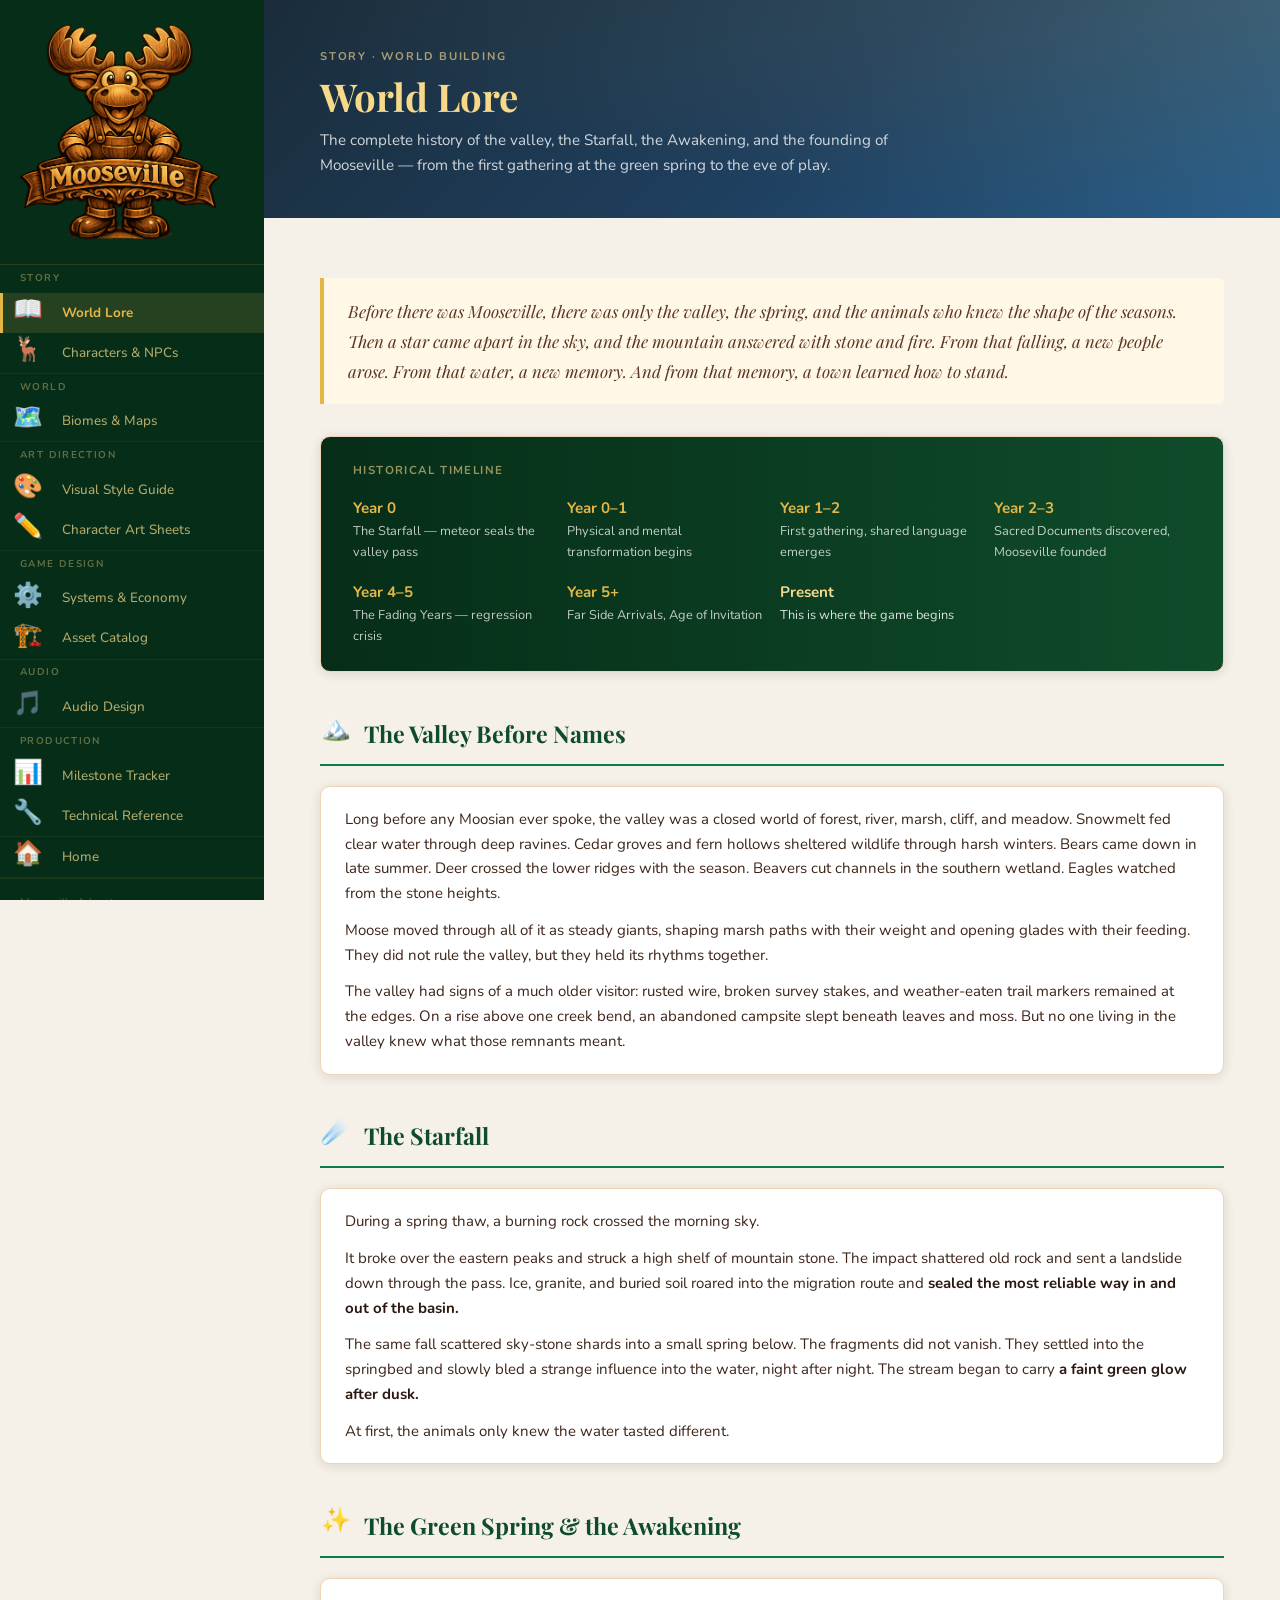
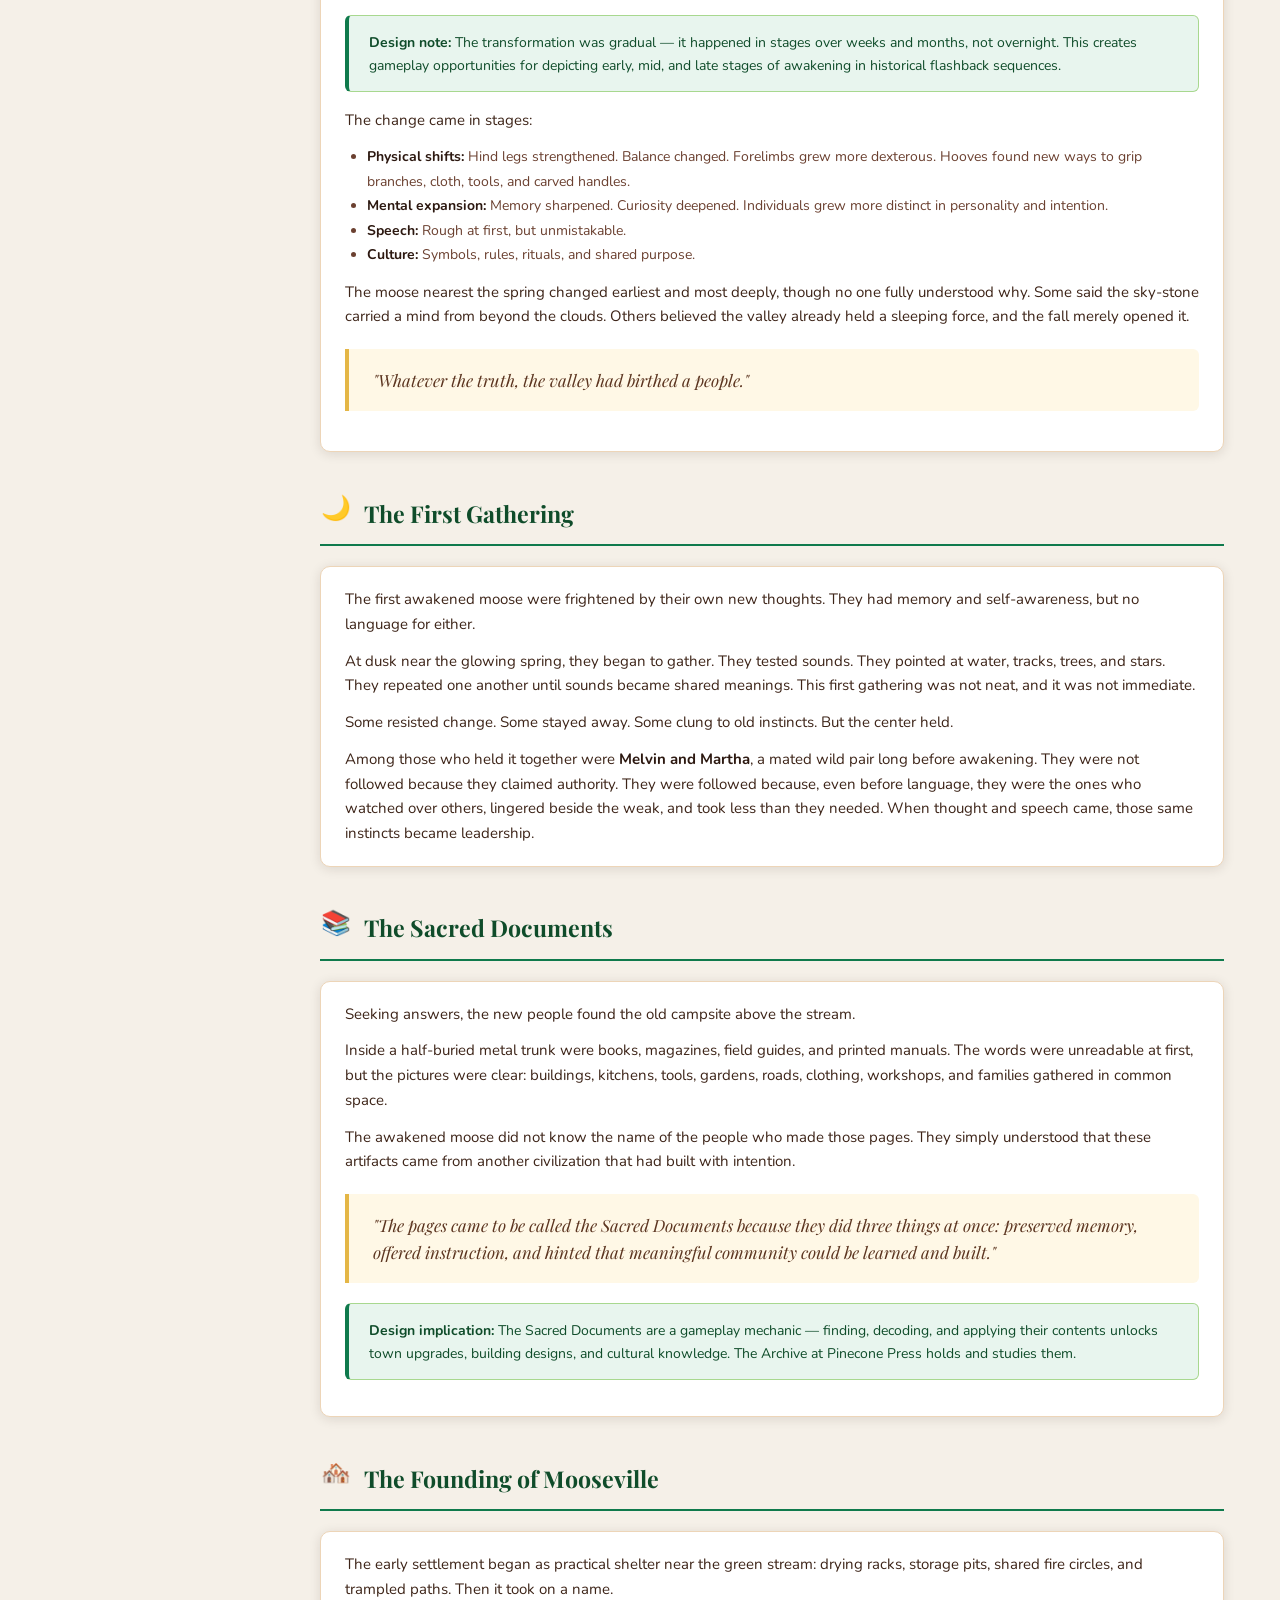
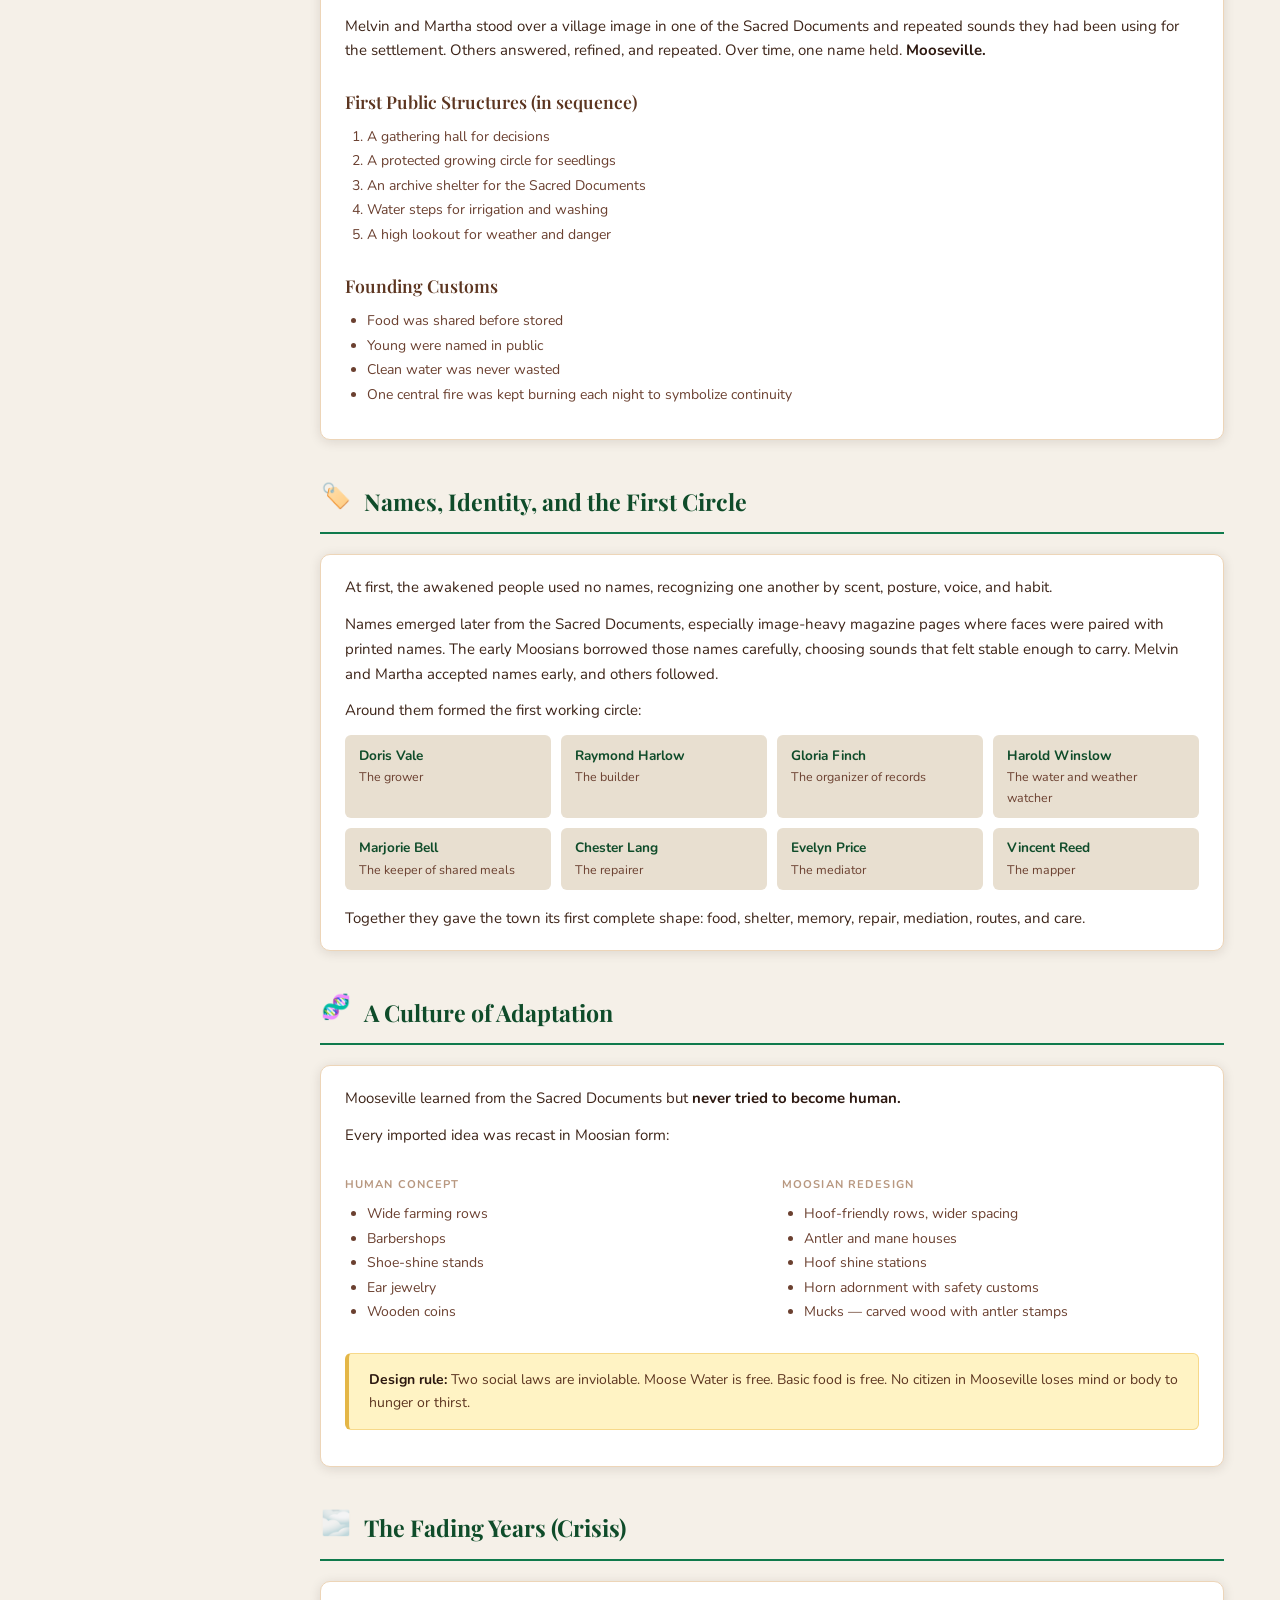
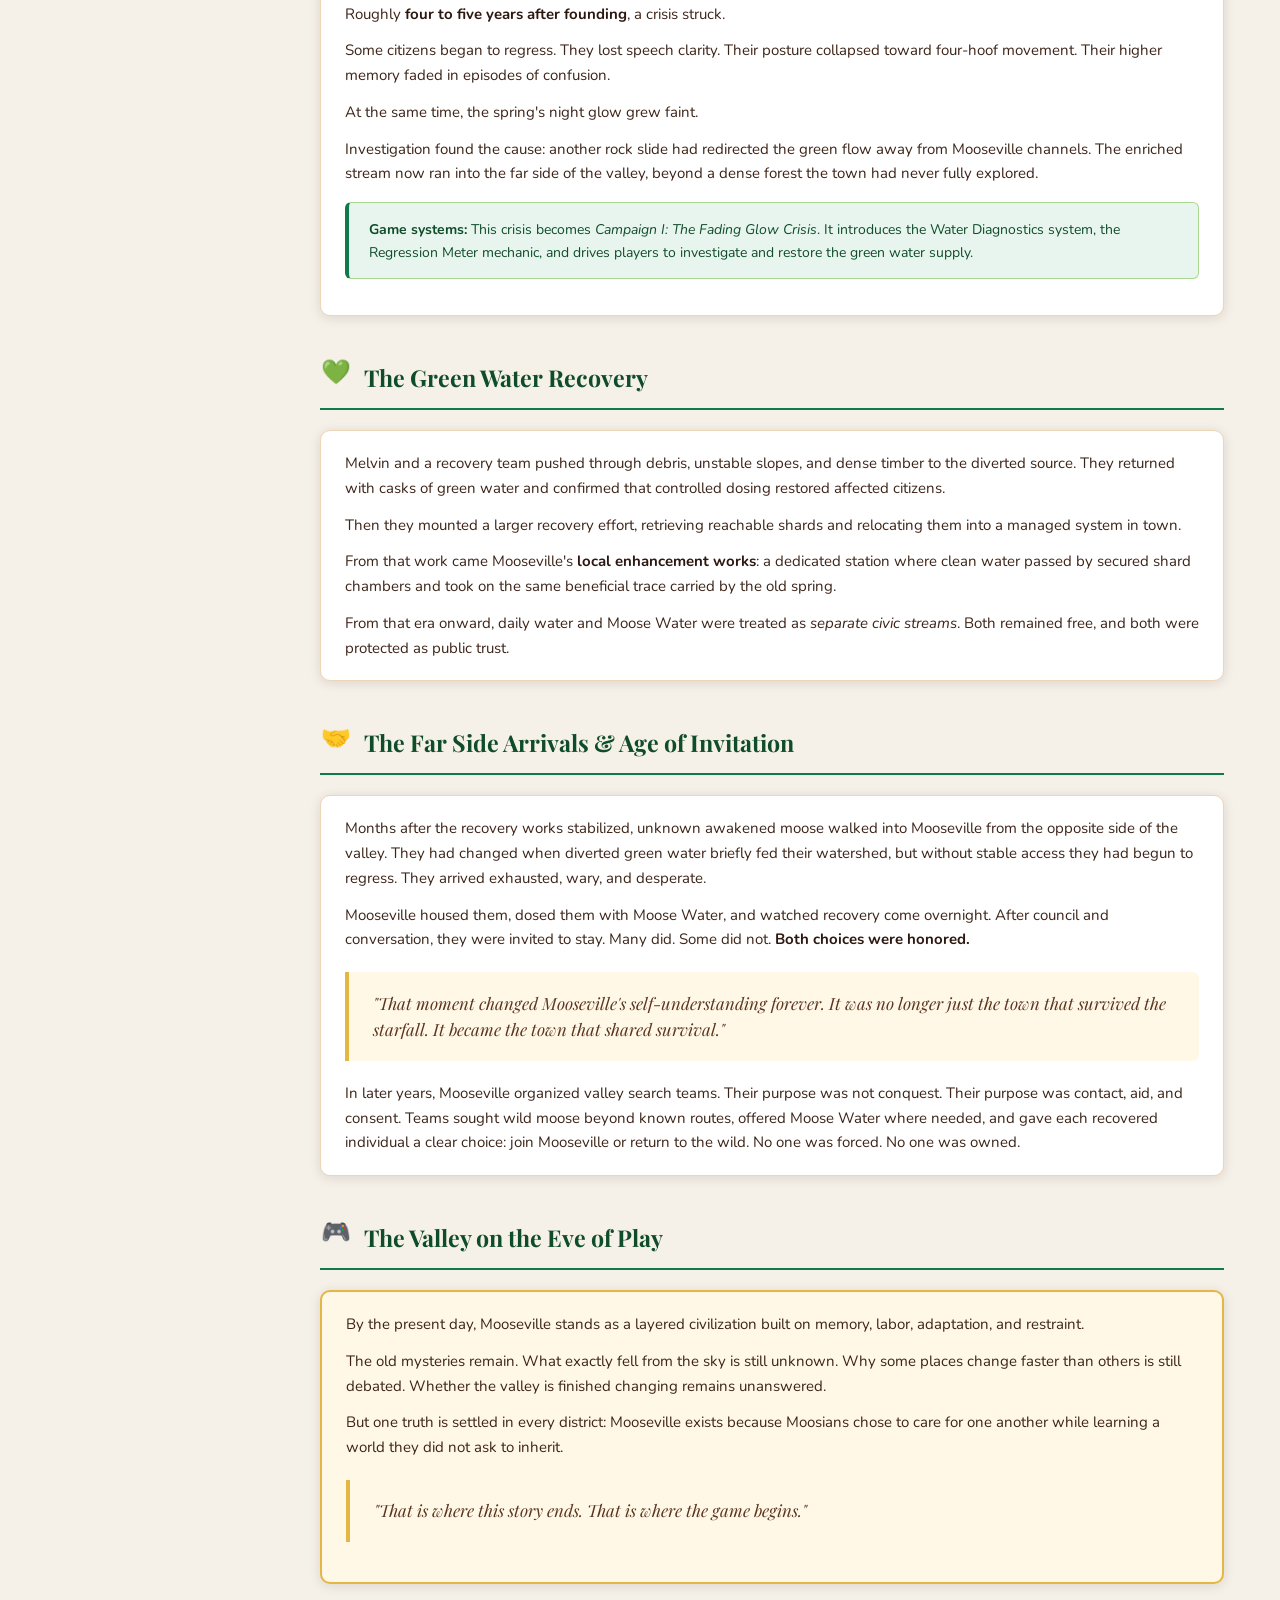
<file: docs/lore.html>
<!DOCTYPE html>
<html lang="en">
<head>
<meta charset="UTF-8">
<meta name="viewport" content="width=device-width, initial-scale=1.0">
<title>World Lore — Mooseville Adventures</title>
<link rel="stylesheet" href="css/style.css">
</head>
<body>

<nav class="sidebar" id="site-nav"></nav>
<script src="js/nav.js"></script>

<main class="main">

  <div class="page-hero hero-lore">
    <div class="hero-label">Story · World Building</div>
    <h1>World Lore</h1>
    <p class="hero-desc">
      The complete history of the valley, the Starfall, the Awakening, and the founding
      of Mooseville — from the first gathering at the green spring to the eve of play.
    </p>
  </div>

  <div class="content">

    <!-- Opening prose -->
    <div class="pull-quote" style="font-size:1.05rem;line-height:1.8;margin-bottom:2rem">
      Before there was Mooseville, there was only the valley, the spring, and the animals who knew the shape of the seasons. Then a star came apart in the sky, and the mountain answered with stone and fire. From that falling, a new people arose. From that water, a new memory. And from that memory, a town learned how to stand.
    </div>

    <!-- Timeline strip -->
    <div class="card" style="background:linear-gradient(to right,var(--emerald-darkest),var(--emerald-dark));color:white;margin-bottom:2rem">
      <div class="card-body" style="padding:1.5rem 2rem">
        <div style="font-size:.72rem;text-transform:uppercase;letter-spacing:.12em;color:rgba(247,217,138,.6);margin-bottom:1rem;font-weight:700">Historical Timeline</div>
        <div style="display:grid;grid-template-columns:repeat(auto-fill,minmax(160px,1fr));gap:1rem">
          <div>
            <div style="color:var(--gold);font-weight:700;font-size:.95rem">Year 0</div>
            <div style="font-size:.8rem;color:rgba(255,255,255,.75)">The Starfall — meteor seals the valley pass</div>
          </div>
          <div>
            <div style="color:var(--gold);font-weight:700;font-size:.95rem">Year 0–1</div>
            <div style="font-size:.8rem;color:rgba(255,255,255,.75)">Physical and mental transformation begins</div>
          </div>
          <div>
            <div style="color:var(--gold);font-weight:700;font-size:.95rem">Year 1–2</div>
            <div style="font-size:.8rem;color:rgba(255,255,255,.75)">First gathering, shared language emerges</div>
          </div>
          <div>
            <div style="color:var(--gold);font-weight:700;font-size:.95rem">Year 2–3</div>
            <div style="font-size:.8rem;color:rgba(255,255,255,.75)">Sacred Documents discovered, Mooseville founded</div>
          </div>
          <div>
            <div style="color:var(--gold);font-weight:700;font-size:.95rem">Year 4–5</div>
            <div style="font-size:.8rem;color:rgba(255,255,255,.75)">The Fading Years — regression crisis</div>
          </div>
          <div>
            <div style="color:var(--gold);font-weight:700;font-size:.95rem">Year 5+</div>
            <div style="font-size:.8rem;color:rgba(255,255,255,.75)">Far Side Arrivals, Age of Invitation</div>
          </div>
          <div>
            <div style="color:var(--gold-light);font-weight:700;font-size:.95rem">Present</div>
            <div style="font-size:.8rem;color:rgba(255,255,255,.85)">This is where the game begins</div>
          </div>
        </div>
      </div>
    </div>

    <!-- Chapter 1 -->
    <div class="section-header">
      <span class="section-icon"><img src="img/peak.svg" alt="Mountain Peak"></span>
      <h2>The Valley Before Names</h2>
    </div>
    <div class="card">
      <div class="card-body">
        <p>Long before any Moosian ever spoke, the valley was a closed world of forest, river, marsh,
        cliff, and meadow. Snowmelt fed clear water through deep ravines. Cedar groves and fern
        hollows sheltered wildlife through harsh winters. Bears came down in late summer. Deer
        crossed the lower ridges with the season. Beavers cut channels in the southern wetland.
        Eagles watched from the stone heights.</p>
        <p>Moose moved through all of it as steady giants, shaping marsh paths with their weight and
        opening glades with their feeding. They did not rule the valley, but they held its rhythms
        together.</p>
        <p>The valley had signs of a much older visitor: rusted wire, broken survey stakes, and
        weather-eaten trail markers remained at the edges. On a rise above one creek bend, an
        abandoned campsite slept beneath leaves and moss. But no one living in the valley knew
        what those remnants meant.</p>
      </div>
    </div>

    <!-- Chapter 2 -->
    <div class="section-header">
      <span class="section-icon"><img src="img/comet.svg" alt="Comet"></span>
      <h2>The Starfall</h2>
    </div>
    <div class="card">
      <div class="card-body">
        <p>During a spring thaw, a burning rock crossed the morning sky.</p>
        <p>It broke over the eastern peaks and struck a high shelf of mountain stone. The impact
        shattered old rock and sent a landslide down through the pass. Ice, granite, and buried
        soil roared into the migration route and <strong>sealed the most reliable way in and out
        of the basin.</strong></p>
        <p>The same fall scattered sky-stone shards into a small spring below. The fragments did not
        vanish. They settled into the springbed and slowly bled a strange influence into the water,
        night after night. The stream began to carry <strong>a faint green glow after dusk.</strong></p>
        <p>At first, the animals only knew the water tasted different.</p>
      </div>
    </div>

    <!-- Chapter 3 -->
    <div class="section-header">
      <span class="section-icon"><img src="img/sparkle.svg" alt="Sparkle"></span>
      <h2>The Green Spring & the Awakening</h2>
    </div>
    <div class="card">
      <div class="card-body">
        <div class="info-box">
          <strong>Design note:</strong> The transformation was gradual — it happened in stages over
          weeks and months, not overnight. This creates gameplay opportunities for depicting early,
          mid, and late stages of awakening in historical flashback sequences.
        </div>
        <p>The change came in stages:</p>
        <ul class="styled-list">
          <li><strong>Physical shifts:</strong> Hind legs strengthened. Balance changed. Forelimbs grew more dexterous. Hooves found new ways to grip branches, cloth, tools, and carved handles.</li>
          <li><strong>Mental expansion:</strong> Memory sharpened. Curiosity deepened. Individuals grew more distinct in personality and intention.</li>
          <li><strong>Speech:</strong> Rough at first, but unmistakable.</li>
          <li><strong>Culture:</strong> Symbols, rules, rituals, and shared purpose.</li>
        </ul>
        <p>The moose nearest the spring changed earliest and most deeply, though no one fully understood why.
        Some said the sky-stone carried a mind from beyond the clouds. Others believed the valley
        already held a sleeping force, and the fall merely opened it.</p>
        <div class="pull-quote">
          "Whatever the truth, the valley had birthed a people."
        </div>
      </div>
    </div>

    <!-- Chapter 4 -->
    <div class="section-header">
      <span class="section-icon"><img src="img/moon.svg" alt="Moon"></span>
      <h2>The First Gathering</h2>
    </div>
    <div class="card">
      <div class="card-body">
        <p>The first awakened moose were frightened by their own new thoughts. They had memory and
        self-awareness, but no language for either.</p>
        <p>At dusk near the glowing spring, they began to gather. They tested sounds. They pointed
        at water, tracks, trees, and stars. They repeated one another until sounds became shared
        meanings. This first gathering was not neat, and it was not immediate.</p>
        <p>Some resisted change. Some stayed away. Some clung to old instincts. But the center held.</p>
        <p>Among those who held it together were <strong>Melvin and Martha</strong>, a mated wild
        pair long before awakening. They were not followed because they claimed authority. They were
        followed because, even before language, they were the ones who watched over others, lingered
        beside the weak, and took less than they needed. When thought and speech came, those same
        instincts became leadership.</p>
      </div>
    </div>

    <!-- Chapter 5 -->
    <div class="section-header">
      <span class="section-icon"><img src="img/books.svg" alt="Books"></span>
      <h2>The Sacred Documents</h2>
    </div>
    <div class="card">
      <div class="card-body">
        <p>Seeking answers, the new people found the old campsite above the stream.</p>
        <p>Inside a half-buried metal trunk were books, magazines, field guides, and printed manuals.
        The words were unreadable at first, but the pictures were clear: buildings, kitchens, tools,
        gardens, roads, clothing, workshops, and families gathered in common space.</p>
        <p>The awakened moose did not know the name of the people who made those pages. They simply
        understood that these artifacts came from another civilization that had built with intention.</p>
        <div class="pull-quote">
          "The pages came to be called the Sacred Documents because they did three things at once:
          preserved memory, offered instruction, and hinted that meaningful community could be
          learned and built."
        </div>
        <div class="info-box">
          <strong>Design implication:</strong> The Sacred Documents are a gameplay mechanic —
          finding, decoding, and applying their contents unlocks town upgrades, building designs,
          and cultural knowledge. The Archive at Pinecone Press holds and studies them.
        </div>
      </div>
    </div>

    <!-- Chapter 6 -->
    <div class="section-header">
      <span class="section-icon"><img src="img/houses.svg" alt="Houses"></span>
      <h2>The Founding of Mooseville</h2>
    </div>
    <div class="card">
      <div class="card-body">
        <p>The early settlement began as practical shelter near the green stream: drying racks, storage
        pits, shared fire circles, and trampled paths. Then it took on a name.</p>
        <p>Melvin and Martha stood over a village image in one of the Sacred Documents and repeated
        sounds they had been using for the settlement. Others answered, refined, and repeated.
        Over time, one name held. <strong>Mooseville.</strong></p>
        <h4 class="subsection-header">First Public Structures (in sequence)</h4>
        <ol class="styled-list">
          <li>A gathering hall for decisions</li>
          <li>A protected growing circle for seedlings</li>
          <li>An archive shelter for the Sacred Documents</li>
          <li>Water steps for irrigation and washing</li>
          <li>A high lookout for weather and danger</li>
        </ol>
        <h4 class="subsection-header">Founding Customs</h4>
        <ul class="styled-list">
          <li>Food was shared before stored</li>
          <li>Young were named in public</li>
          <li>Clean water was never wasted</li>
          <li>One central fire was kept burning each night to symbolize continuity</li>
        </ul>
      </div>
    </div>

    <!-- Chapter 6b -->
    <div class="section-header">
      <span class="section-icon"><img src="img/tag.svg" alt="Tag"></span>
      <h2>Names, Identity, and the First Circle</h2>
    </div>
    <div class="card">
      <div class="card-body">
        <p>At first, the awakened people used no names, recognizing one another by scent, posture, voice, and habit.</p>
        <p>Names emerged later from the Sacred Documents, especially image-heavy magazine pages where faces were paired with printed names. The early Moosians borrowed those names carefully, choosing sounds that felt stable enough to carry. Melvin and Martha accepted names early, and others followed.</p>
        <p>Around them formed the first working circle:</p>
        <div style="display:grid;grid-template-columns:repeat(auto-fill,minmax(200px,1fr));gap:.6rem;margin-top:.75rem">
          <div style="background:var(--cream-dark);border-radius:var(--radius-sm);padding:.6rem .9rem">
            <div style="font-weight:700;color:var(--emerald-dark);font-size:.85rem">Doris Vale</div>
            <div style="font-size:.78rem;color:var(--text-medium)">The grower</div>
          </div>
          <div style="background:var(--cream-dark);border-radius:var(--radius-sm);padding:.6rem .9rem">
            <div style="font-weight:700;color:var(--emerald-dark);font-size:.85rem">Raymond Harlow</div>
            <div style="font-size:.78rem;color:var(--text-medium)">The builder</div>
          </div>
          <div style="background:var(--cream-dark);border-radius:var(--radius-sm);padding:.6rem .9rem">
            <div style="font-weight:700;color:var(--emerald-dark);font-size:.85rem">Gloria Finch</div>
            <div style="font-size:.78rem;color:var(--text-medium)">The organizer of records</div>
          </div>
          <div style="background:var(--cream-dark);border-radius:var(--radius-sm);padding:.6rem .9rem">
            <div style="font-weight:700;color:var(--emerald-dark);font-size:.85rem">Harold Winslow</div>
            <div style="font-size:.78rem;color:var(--text-medium)">The water and weather watcher</div>
          </div>
          <div style="background:var(--cream-dark);border-radius:var(--radius-sm);padding:.6rem .9rem">
            <div style="font-weight:700;color:var(--emerald-dark);font-size:.85rem">Marjorie Bell</div>
            <div style="font-size:.78rem;color:var(--text-medium)">The keeper of shared meals</div>
          </div>
          <div style="background:var(--cream-dark);border-radius:var(--radius-sm);padding:.6rem .9rem">
            <div style="font-weight:700;color:var(--emerald-dark);font-size:.85rem">Chester Lang</div>
            <div style="font-size:.78rem;color:var(--text-medium)">The repairer</div>
          </div>
          <div style="background:var(--cream-dark);border-radius:var(--radius-sm);padding:.6rem .9rem">
            <div style="font-weight:700;color:var(--emerald-dark);font-size:.85rem">Evelyn Price</div>
            <div style="font-size:.78rem;color:var(--text-medium)">The mediator</div>
          </div>
          <div style="background:var(--cream-dark);border-radius:var(--radius-sm);padding:.6rem .9rem">
            <div style="font-weight:700;color:var(--emerald-dark);font-size:.85rem">Vincent Reed</div>
            <div style="font-size:.78rem;color:var(--text-medium)">The mapper</div>
          </div>
        </div>
        <p style="margin-top:1rem">Together they gave the town its first complete shape: food, shelter, memory, repair, mediation, routes, and care.</p>
      </div>
    </div>

    <!-- Chapter 7 -->
    <div class="section-header">
      <span class="section-icon"><img src="img/dna.svg" alt="DNA"></span>
      <h2>A Culture of Adaptation</h2>
    </div>
    <div class="card">
      <div class="card-body">
        <p>Mooseville learned from the Sacred Documents but <strong>never tried to become human.</strong></p>
        <p>Every imported idea was recast in Moosian form:</p>
        <div class="grid-2" style="margin-top:1rem">
          <div>
            <div class="biome-section-title">Human Concept</div>
            <ul class="styled-list">
              <li>Wide farming rows</li>
              <li>Barbershops</li>
              <li>Shoe-shine stands</li>
              <li>Ear jewelry</li>
              <li>Wooden coins</li>
            </ul>
          </div>
          <div>
            <div class="biome-section-title">Moosian Redesign</div>
            <ul class="styled-list">
              <li>Hoof-friendly rows, wider spacing</li>
              <li>Antler and mane houses</li>
              <li>Hoof shine stations</li>
              <li>Horn adornment with safety customs</li>
              <li>Mucks — carved wood with antler stamps</li>
            </ul>
          </div>
        </div>
        <div class="warn-box" style="margin-top:1rem">
          <strong>Design rule:</strong> Two social laws are inviolable.
          Moose Water is free. Basic food is free.
          No citizen in Mooseville loses mind or body to hunger or thirst.
        </div>
      </div>
    </div>

    <!-- Chapter 8 -->
    <div class="section-header">
      <span class="section-icon"><img src="img/fog.svg" alt="Fog"></span>
      <h2>The Fading Years (Crisis)</h2>
    </div>
    <div class="card">
      <div class="card-body">
        <p>Roughly <strong>four to five years after founding</strong>, a crisis struck.</p>
        <p>Some citizens began to regress. They lost speech clarity. Their posture collapsed toward
        four-hoof movement. Their higher memory faded in episodes of confusion.</p>
        <p>At the same time, the spring's night glow grew faint.</p>
        <p>Investigation found the cause: another rock slide had redirected the green flow away from
        Mooseville channels. The enriched stream now ran into the far side of the valley, beyond
        a dense forest the town had never fully explored.</p>
        <div class="info-box">
          <strong>Game systems:</strong> This crisis becomes <em>Campaign I: The Fading Glow Crisis</em>.
          It introduces the Water Diagnostics system, the Regression Meter mechanic, and drives players
          to investigate and restore the green water supply.
        </div>
      </div>
    </div>

    <!-- Chapter 9 -->
    <div class="section-header">
      <span class="section-icon"><img src="img/heart-green.svg" alt="Green Heart"></span>
      <h2>The Green Water Recovery</h2>
    </div>
    <div class="card">
      <div class="card-body">
        <p>Melvin and a recovery team pushed through debris, unstable slopes, and dense timber to
        the diverted source. They returned with casks of green water and confirmed that controlled
        dosing restored affected citizens.</p>
        <p>Then they mounted a larger recovery effort, retrieving reachable shards and relocating
        them into a managed system in town.</p>
        <p>From that work came Mooseville's <strong>local enhancement works</strong>: a dedicated
        station where clean water passed by secured shard chambers and took on the same beneficial
        trace carried by the old spring.</p>
        <p>From that era onward, daily water and Moose Water were treated as <em>separate civic
        streams</em>. Both remained free, and both were protected as public trust.</p>
      </div>
    </div>

    <!-- Chapter 10 -->
    <div class="section-header">
      <span class="section-icon"><img src="img/handshake.svg" alt="Handshake"></span>
      <h2>The Far Side Arrivals & Age of Invitation</h2>
    </div>
    <div class="card">
      <div class="card-body">
        <p>Months after the recovery works stabilized, unknown awakened moose walked into Mooseville
        from the opposite side of the valley. They had changed when diverted green water briefly fed
        their watershed, but without stable access they had begun to regress. They arrived
        exhausted, wary, and desperate.</p>
        <p>Mooseville housed them, dosed them with Moose Water, and watched recovery come overnight.
        After council and conversation, they were invited to stay. Many did. Some did not.
        <strong>Both choices were honored.</strong></p>
        <div class="pull-quote">
          "That moment changed Mooseville's self-understanding forever. It was no longer just the
          town that survived the starfall. It became the town that shared survival."
        </div>
        <p>In later years, Mooseville organized valley search teams. Their purpose was not conquest.
        Their purpose was contact, aid, and consent. Teams sought wild moose beyond known routes,
        offered Moose Water where needed, and gave each recovered individual a clear choice:
        join Mooseville or return to the wild. No one was forced. No one was owned.</p>
      </div>
    </div>

    <!-- Where the game begins -->
    <div class="section-header">
      <span class="section-icon"><img src="img/gamepad.svg" alt="Gamepad"></span>
      <h2>The Valley on the Eve of Play</h2>
    </div>
    <div class="card" style="border:2px solid var(--gold);background:var(--gold-pale)">
      <div class="card-body">
        <p>By the present day, Mooseville stands as a layered civilization built on memory, labor,
        adaptation, and restraint.</p>
        <p>The old mysteries remain. What exactly fell from the sky is still unknown. Why some places
        change faster than others is still debated. Whether the valley is finished changing remains
        unanswered.</p>
        <p>But one truth is settled in every district: Mooseville exists because Moosians chose to
        care for one another while learning a world they did not ask to inherit.</p>
        <div class="pull-quote">
          "That is where this story ends. That is where the game begins."
        </div>
      </div>
    </div>

  </div><!-- /.content -->
</main>

<script src="js/site.js"></script>
</body>
</html>
</file>
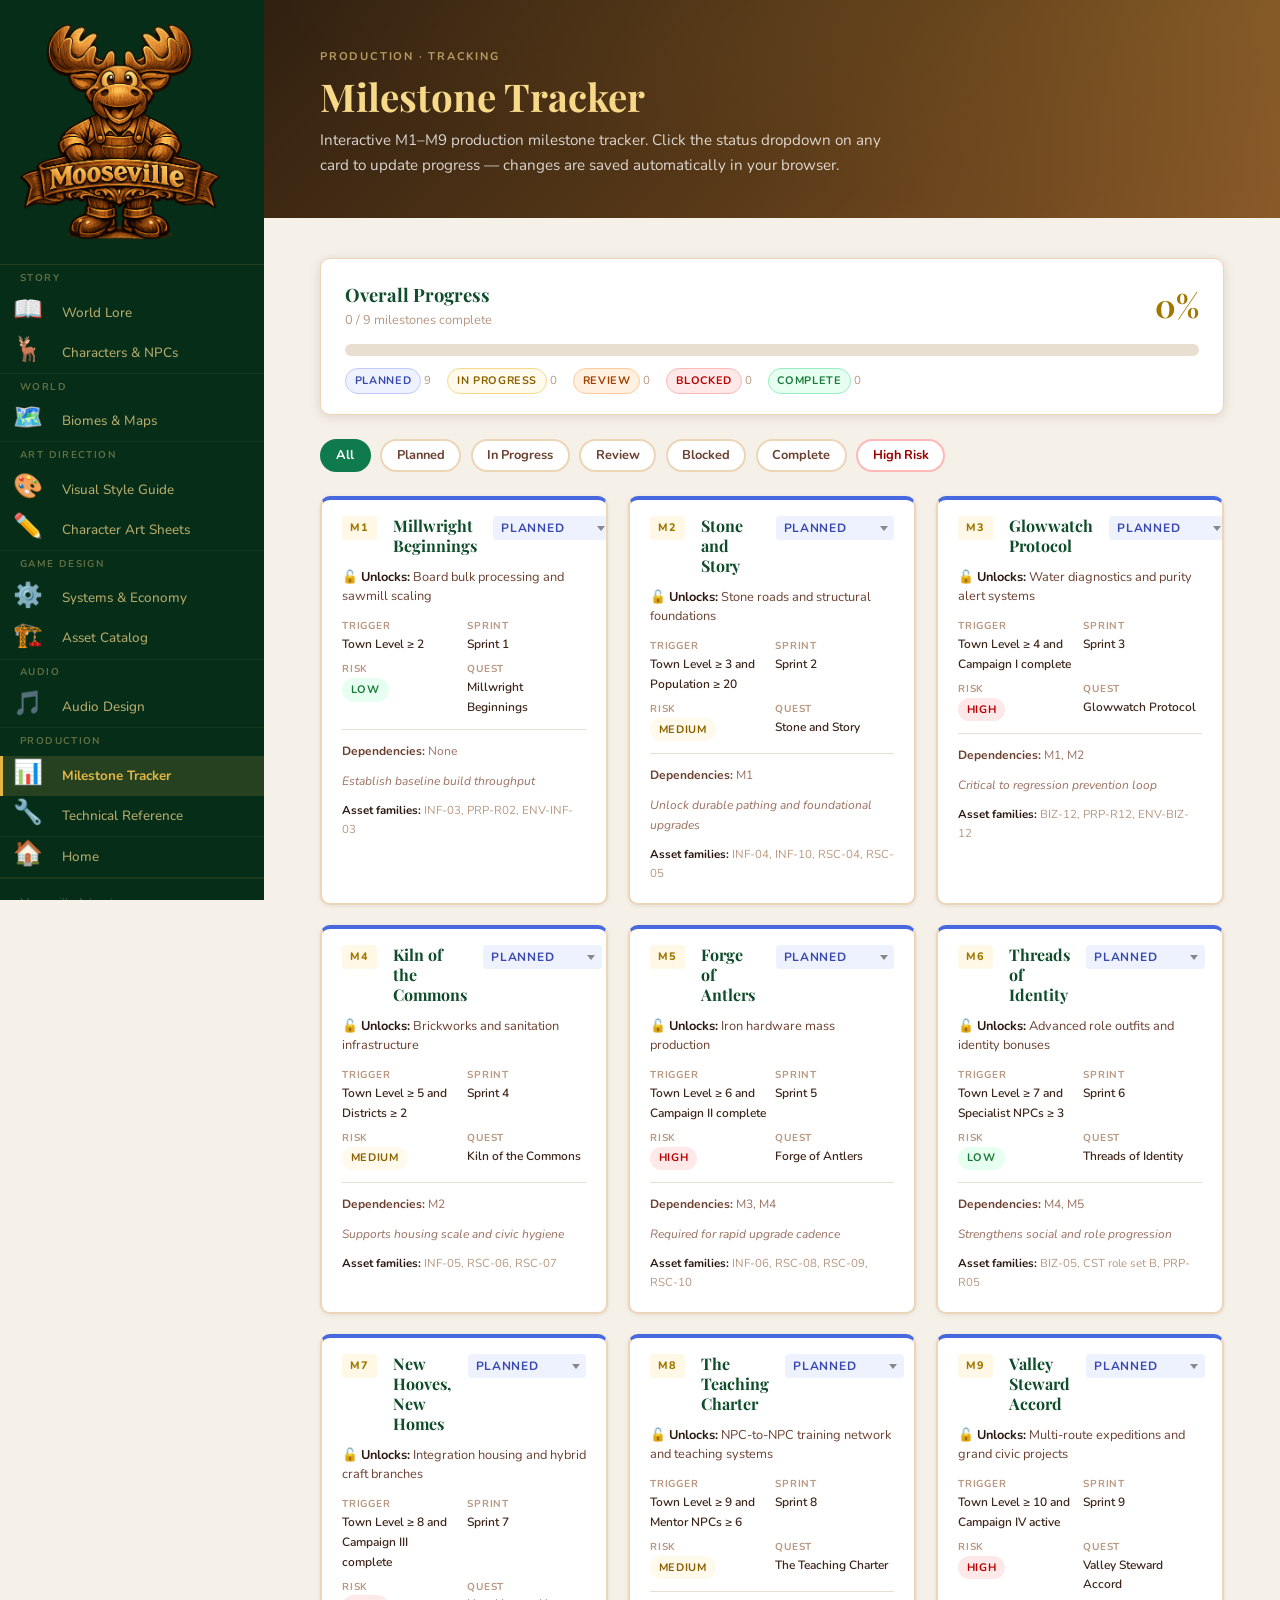
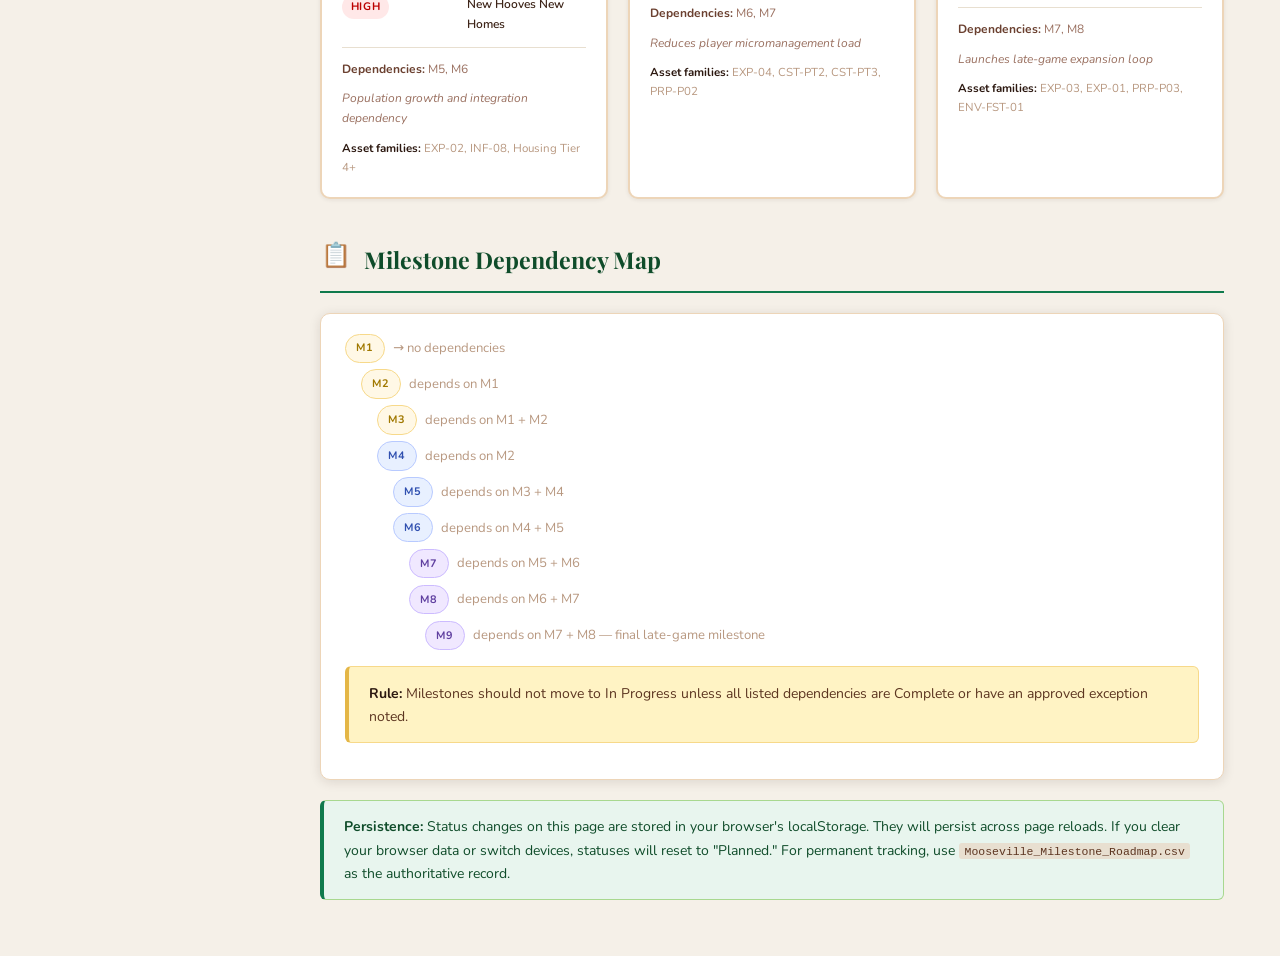
<file: docs/milestones.html>
<!DOCTYPE html>
<html lang="en">
<head>
<meta charset="UTF-8">
<meta name="viewport" content="width=device-width, initial-scale=1.0">
<title>Milestone Tracker — Mooseville Adventures</title>
<link rel="stylesheet" href="css/style.css">
</head>
<body>

<nav class="sidebar" id="site-nav"></nav>
<script src="js/nav.js"></script>

<main class="main">

  <div class="page-hero hero-ms">
    <div class="hero-label">Production · Tracking</div>
    <h1>Milestone Tracker</h1>
    <p class="hero-desc">
      Interactive M1–M9 production milestone tracker. Click the status dropdown on any card
      to update progress — changes are saved automatically in your browser.
    </p>
  </div>

  <div class="content">

    <!-- Progress overview -->
    <div id="ms-progress" class="card" style="margin-bottom:1.5rem">
      <div class="card-body">
        <div style="display:flex;justify-content:space-between;align-items:center;margin-bottom:.75rem">
          <div>
            <div style="font-family:'Playfair Display',Georgia,serif;font-size:1.15rem;color:var(--emerald-dark);font-weight:700">Overall Progress</div>
            <div class="progress-count text-sm text-muted">Loading…</div>
          </div>
          <div style="text-align:right">
            <div class="progress-pct" style="font-family:'Playfair Display',Georgia,serif;font-size:2rem;font-weight:700;color:var(--gold-dark)">0%</div>
          </div>
        </div>
        <div class="progress-bar">
          <div class="progress-fill" style="width:0%"></div>
        </div>
        <div style="display:flex;gap:1rem;margin-top:.75rem;flex-wrap:wrap">
          <div class="text-xs"><span class="badge badge-planned">Planned</span> <span class="text-muted" id="count-planned">—</span></div>
          <div class="text-xs"><span class="badge badge-in-progress">In Progress</span> <span class="text-muted" id="count-in-progress">—</span></div>
          <div class="text-xs"><span class="badge badge-review">Review</span> <span class="text-muted" id="count-review">—</span></div>
          <div class="text-xs"><span class="badge badge-blocked">Blocked</span> <span class="text-muted" id="count-blocked">—</span></div>
          <div class="text-xs"><span class="badge badge-complete">Complete</span> <span class="text-muted" id="count-complete">—</span></div>
        </div>
      </div>
    </div>

    <!-- Filter bar -->
    <div class="filter-bar">
      <button class="filter-btn active" onclick="filterMilestones('all', this)">All</button>
      <button class="filter-btn" onclick="filterMilestones('planned', this)">Planned</button>
      <button class="filter-btn" onclick="filterMilestones('in-progress', this)">In Progress</button>
      <button class="filter-btn" onclick="filterMilestones('review', this)">Review</button>
      <button class="filter-btn" onclick="filterMilestones('blocked', this)">Blocked</button>
      <button class="filter-btn" onclick="filterMilestones('complete', this)">Complete</button>
      <button class="filter-btn" onclick="filterMilestones('high-risk', this)" style="border-color:#FFB8B8;color:#900">High Risk</button>
    </div>

    <!-- Milestone grid -->
    <div class="ms-grid" id="milestone-grid">
      <!-- Populated by site.js -->
    </div>

    <!-- Design guidance -->
    <div class="section-header">
      <span class="section-icon"><img src="img/clipboard.svg" alt="Clipboard"></span>
      <h2>Milestone Dependency Map</h2>
    </div>

    <div class="card">
      <div class="card-body">
        <div style="font-size:.82rem;line-height:2">
          <div style="display:flex;align-items:center;gap:.5rem;margin-bottom:.4rem">
            <span class="badge badge-tier-b" style="min-width:2.5rem;text-align:center">M1</span>
            <span style="color:var(--text-muted)">→ no dependencies</span>
          </div>
          <div style="display:flex;align-items:center;gap:.5rem;margin-bottom:.4rem;padding-left:1rem">
            <span class="badge badge-tier-b" style="min-width:2.5rem;text-align:center">M2</span>
            <span style="color:var(--text-muted)">depends on M1</span>
          </div>
          <div style="display:flex;align-items:center;gap:.5rem;margin-bottom:.4rem;padding-left:2rem">
            <span class="badge badge-tier-b" style="min-width:2.5rem;text-align:center">M3</span>
            <span style="color:var(--text-muted)">depends on M1 + M2</span>
          </div>
          <div style="display:flex;align-items:center;gap:.5rem;margin-bottom:.4rem;padding-left:2rem">
            <span class="badge badge-tier-c" style="min-width:2.5rem;text-align:center">M4</span>
            <span style="color:var(--text-muted)">depends on M2</span>
          </div>
          <div style="display:flex;align-items:center;gap:.5rem;margin-bottom:.4rem;padding-left:3rem">
            <span class="badge badge-tier-c" style="min-width:2.5rem;text-align:center">M5</span>
            <span style="color:var(--text-muted)">depends on M3 + M4</span>
          </div>
          <div style="display:flex;align-items:center;gap:.5rem;margin-bottom:.4rem;padding-left:3rem">
            <span class="badge badge-tier-c" style="min-width:2.5rem;text-align:center">M6</span>
            <span style="color:var(--text-muted)">depends on M4 + M5</span>
          </div>
          <div style="display:flex;align-items:center;gap:.5rem;margin-bottom:.4rem;padding-left:4rem">
            <span class="badge badge-tier-d" style="min-width:2.5rem;text-align:center">M7</span>
            <span style="color:var(--text-muted)">depends on M5 + M6</span>
          </div>
          <div style="display:flex;align-items:center;gap:.5rem;margin-bottom:.4rem;padding-left:4rem">
            <span class="badge badge-tier-d" style="min-width:2.5rem;text-align:center">M8</span>
            <span style="color:var(--text-muted)">depends on M6 + M7</span>
          </div>
          <div style="display:flex;align-items:center;gap:.5rem;padding-left:5rem">
            <span class="badge badge-tier-d" style="min-width:2.5rem;text-align:center">M9</span>
            <span style="color:var(--text-muted)">depends on M7 + M8 — final late-game milestone</span>
          </div>
        </div>
        <div class="warn-box" style="margin-top:1rem">
          <strong>Rule:</strong> Milestones should not move to In Progress unless all listed dependencies
          are Complete or have an approved exception noted.
        </div>
      </div>
    </div>

    <div class="info-box">
      <strong>Persistence:</strong> Status changes on this page are stored in your browser's localStorage.
      They will persist across page reloads. If you clear your browser data or switch devices,
      statuses will reset to "Planned." For permanent tracking, use
      <code>Mooseville_Milestone_Roadmap.csv</code> as the authoritative record.
    </div>

  </div><!-- /.content -->
</main>

<script src="js/site.js"></script>
<script src="js/milestones.js"></script>
</body>
</html>
</file>
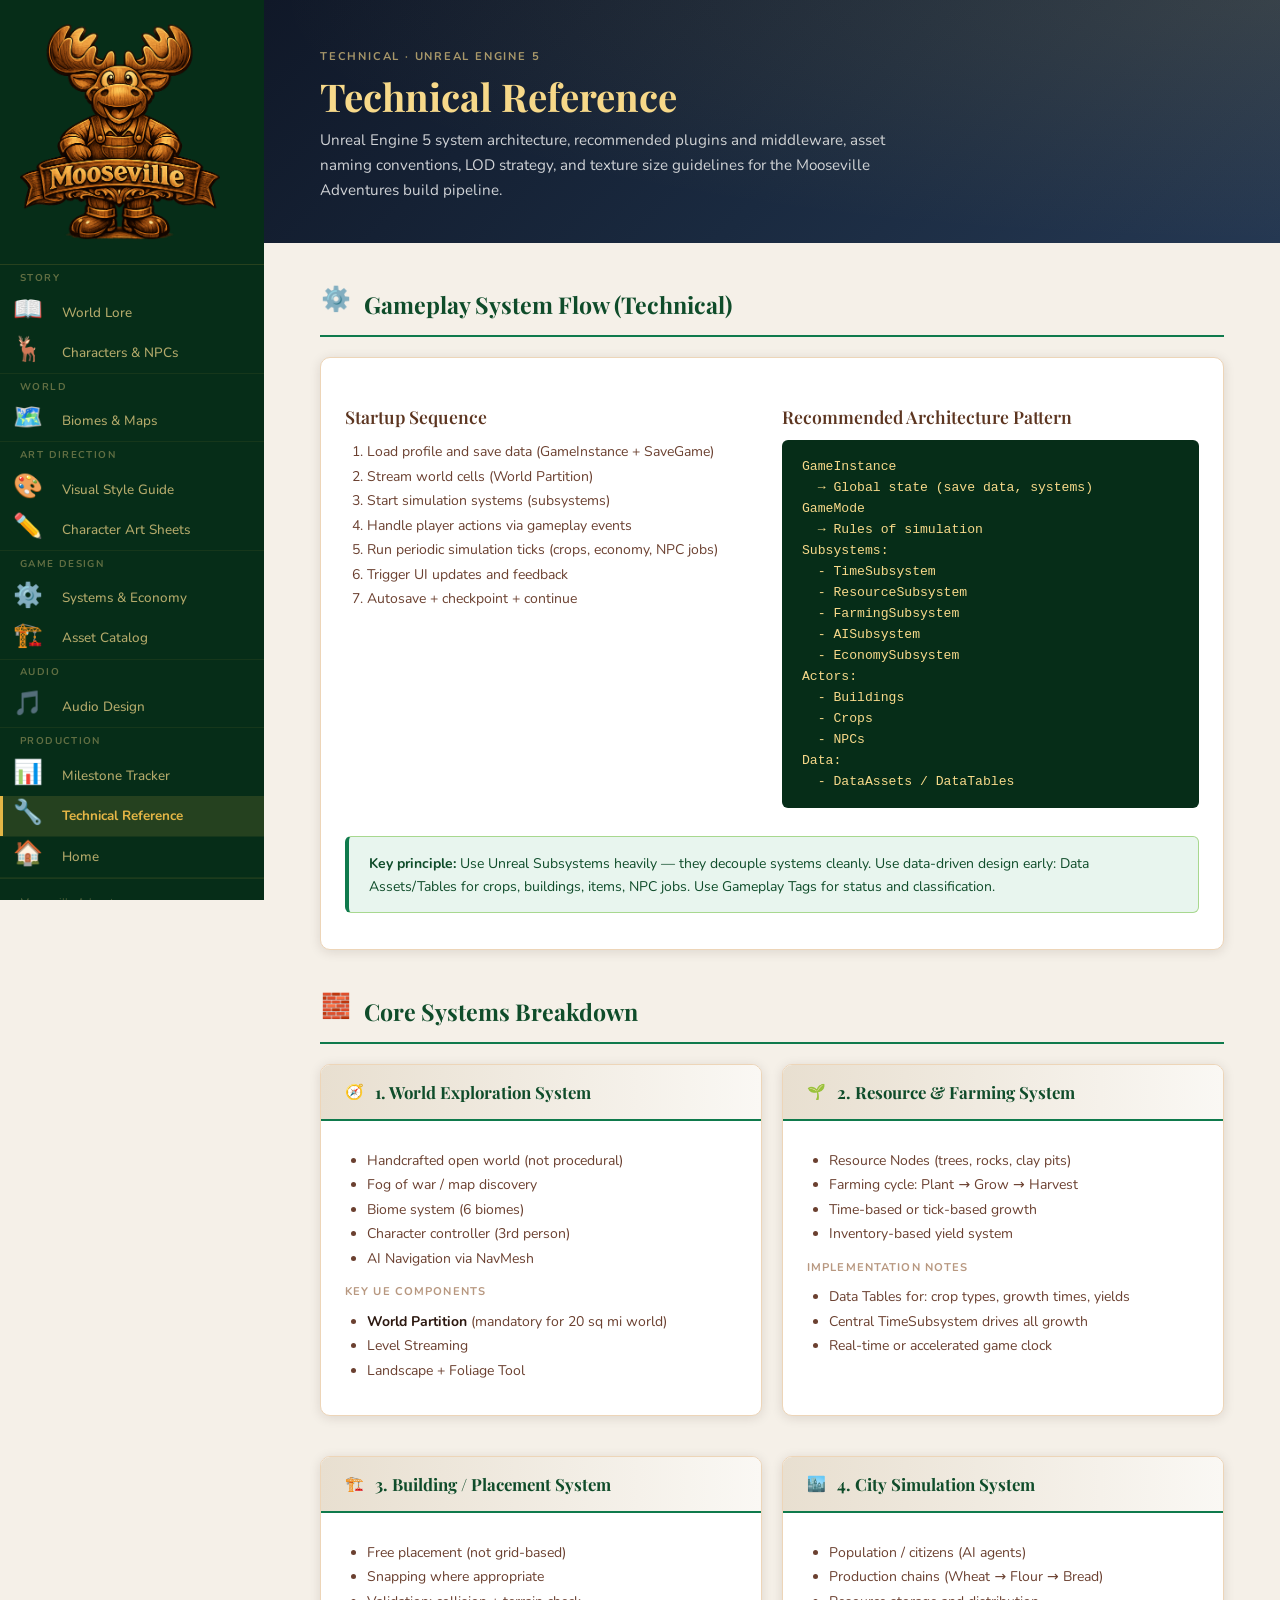
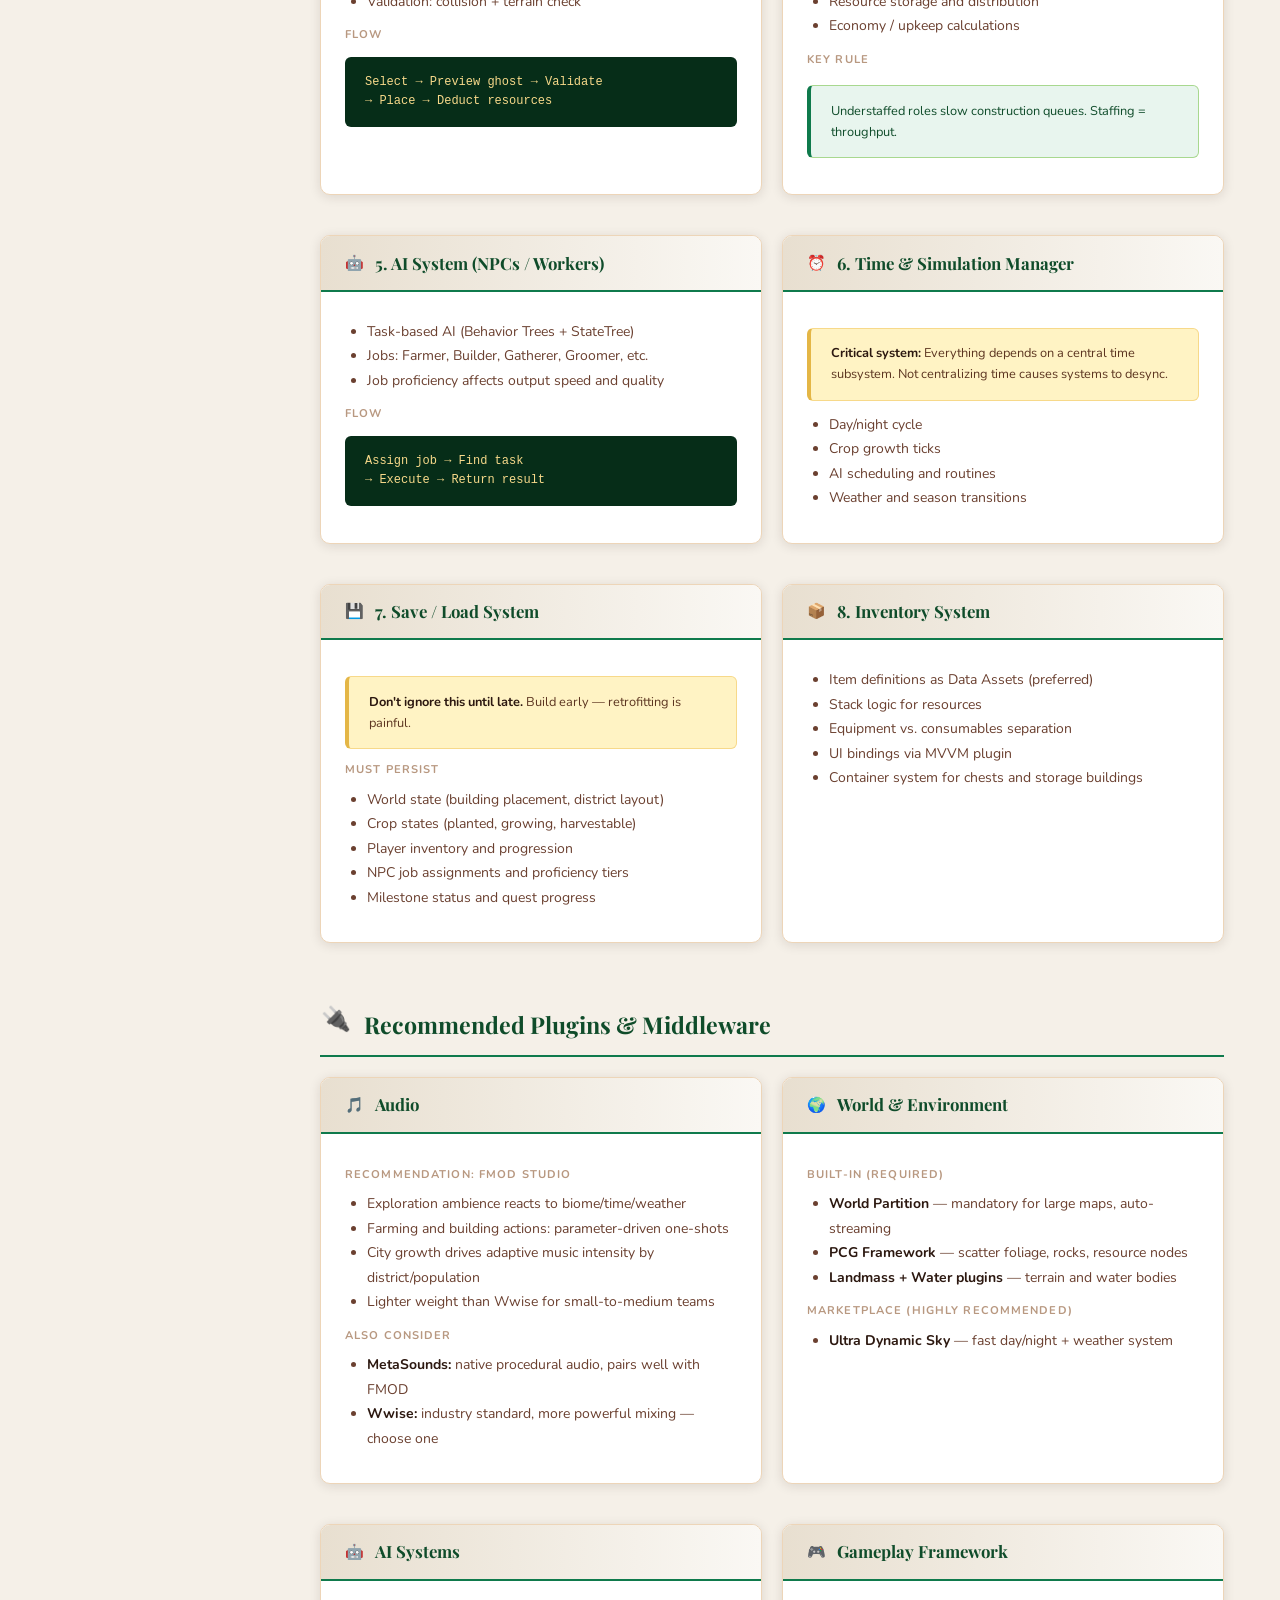
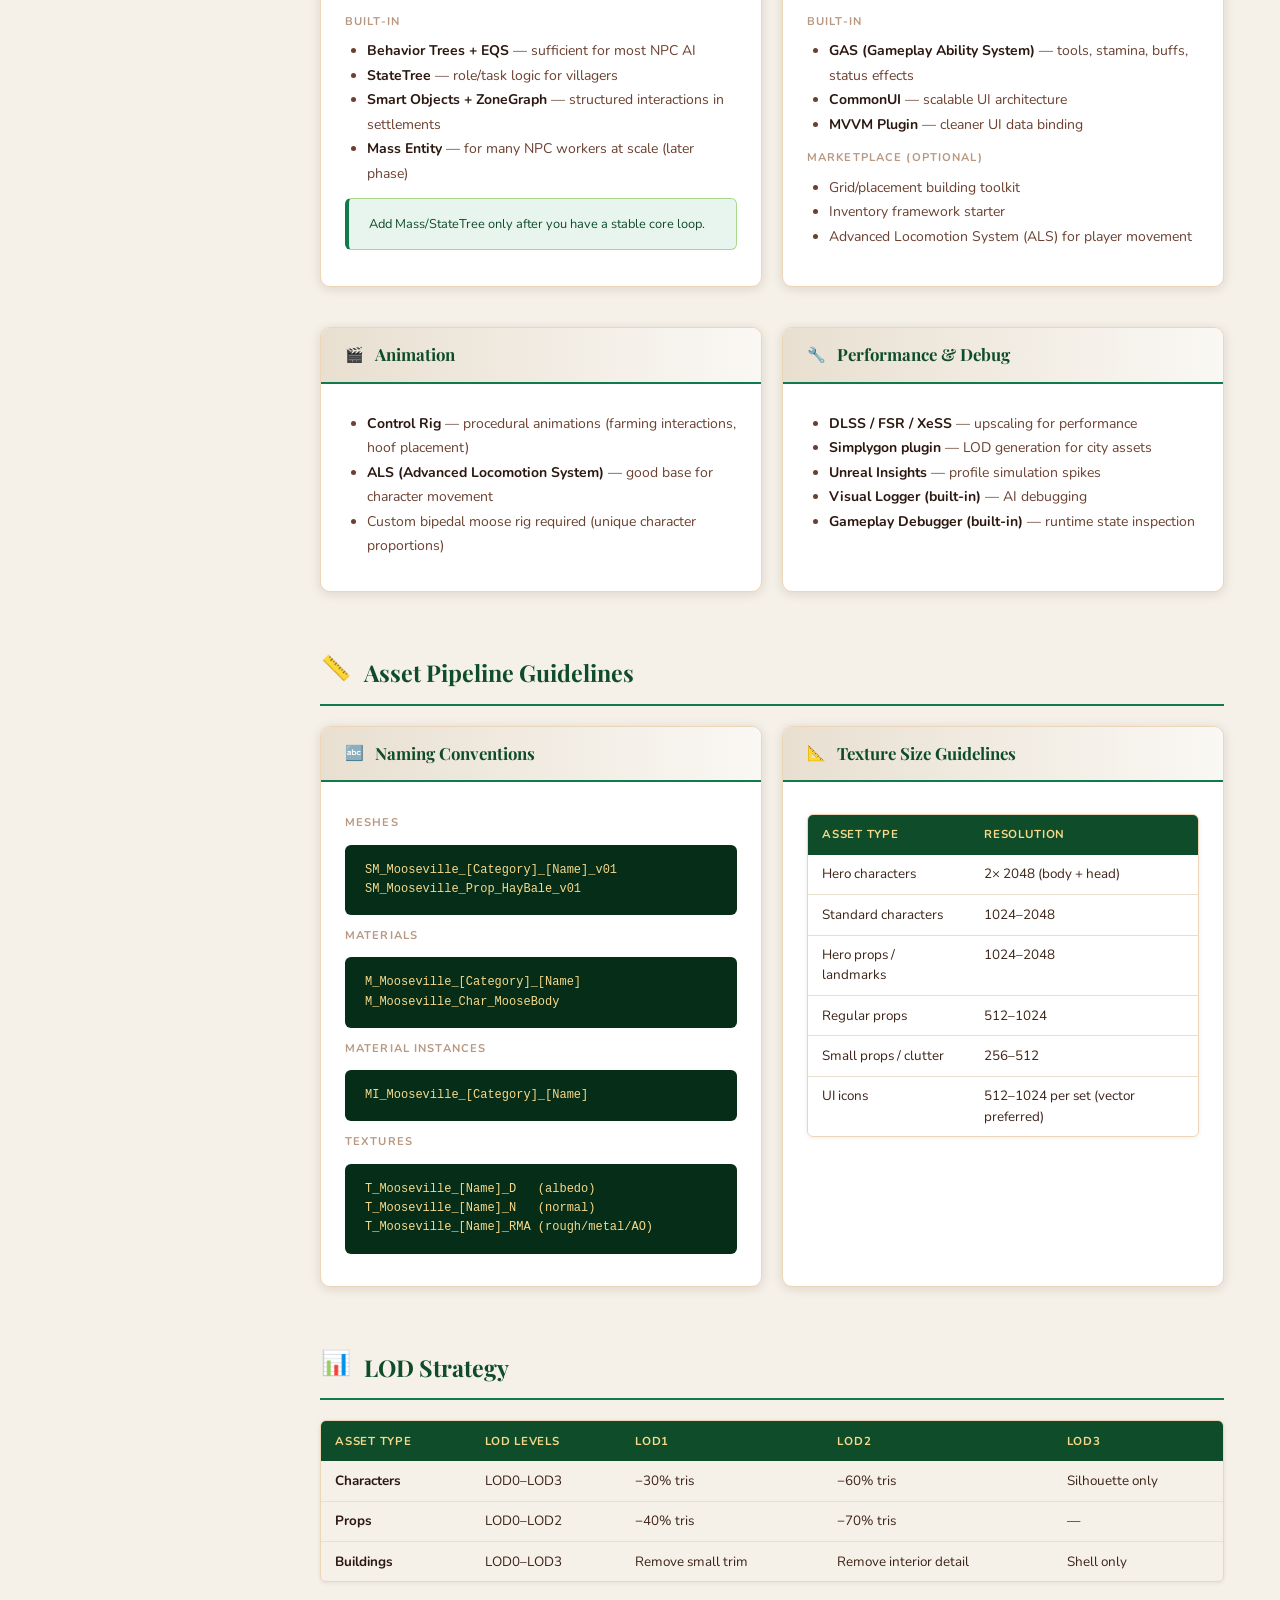
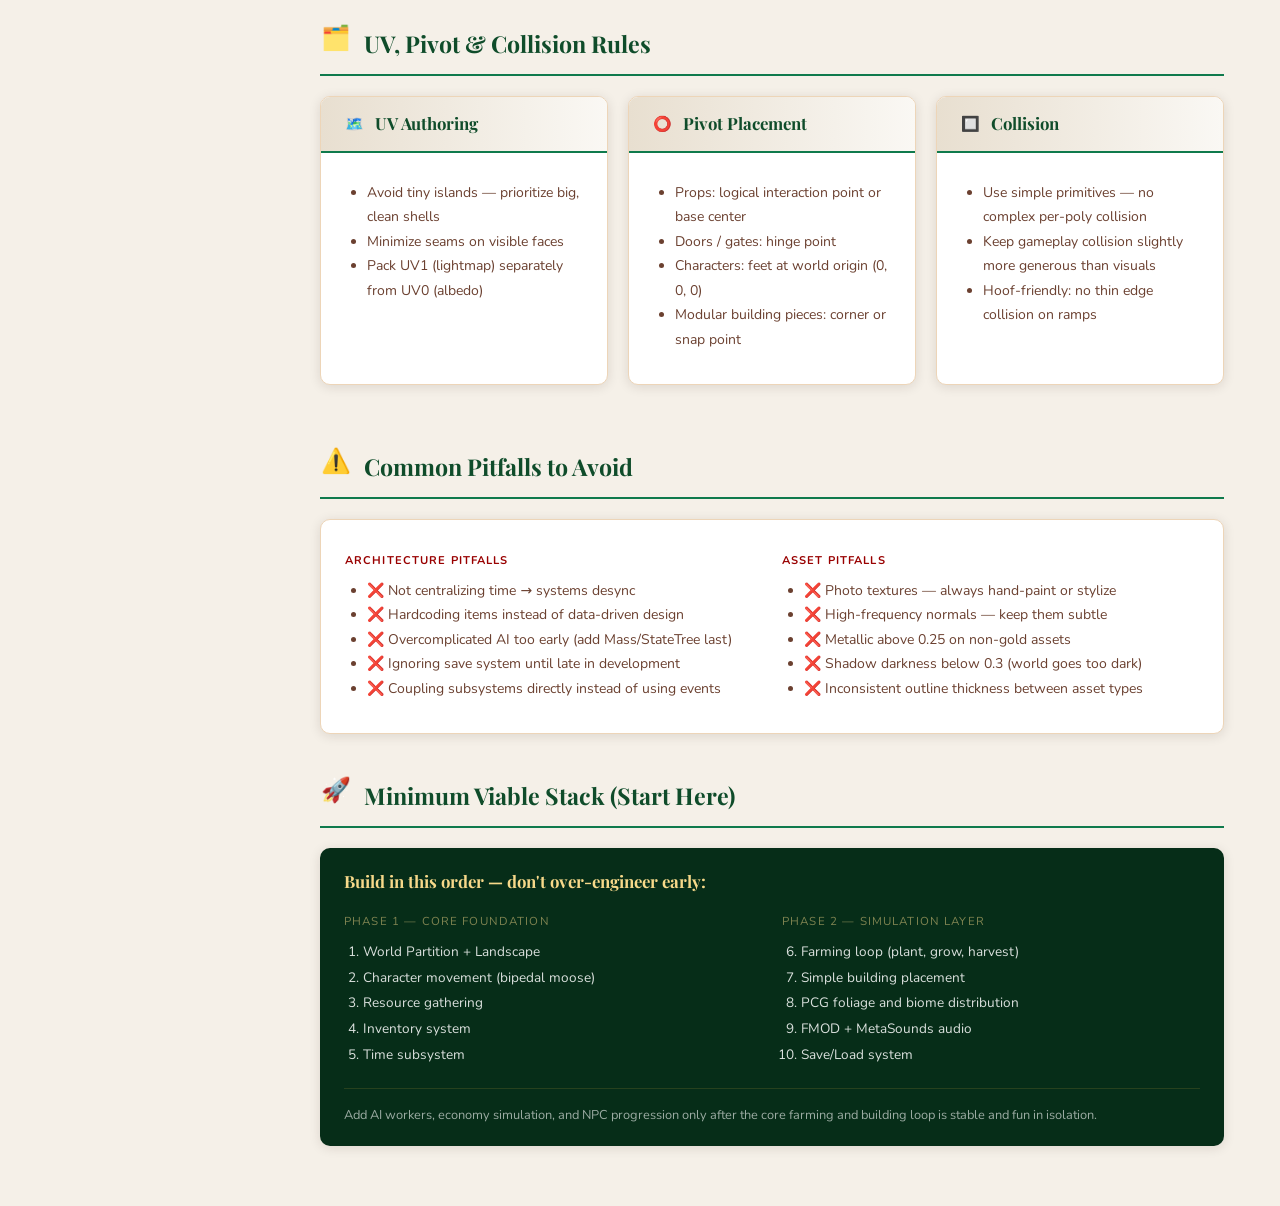
<file: docs/technical.html>
<!DOCTYPE html>
<html lang="en">
<head>
<meta charset="UTF-8">
<meta name="viewport" content="width=device-width, initial-scale=1.0">
<title>Technical Reference — Mooseville Adventures</title>
<link rel="stylesheet" href="css/style.css">
</head>
<body>

<nav class="sidebar" id="site-nav"></nav>
<script src="js/nav.js"></script>

<main class="main">

  <div class="page-hero hero-tech">
    <div class="hero-label">Technical · Unreal Engine 5</div>
    <h1>Technical Reference</h1>
    <p class="hero-desc">
      Unreal Engine 5 system architecture, recommended plugins and middleware,
      asset naming conventions, LOD strategy, and texture size guidelines for
      the Mooseville Adventures build pipeline.
    </p>
  </div>

  <div class="content">

    <!-- Core gameplay loop technical -->
    <div class="section-header">
      <span class="section-icon"><img src="img/gear.svg" alt="Gear"></span>
      <h2>Gameplay System Flow (Technical)</h2>
    </div>

    <div class="card">
      <div class="card-body">
        <div class="grid-2">
          <div>
            <h4 class="subsection-header">Startup Sequence</h4>
            <ol class="styled-list">
              <li>Load profile and save data (GameInstance + SaveGame)</li>
              <li>Stream world cells (World Partition)</li>
              <li>Start simulation systems (subsystems)</li>
              <li>Handle player actions via gameplay events</li>
              <li>Run periodic simulation ticks (crops, economy, NPC jobs)</li>
              <li>Trigger UI updates and feedback</li>
              <li>Autosave + checkpoint + continue</li>
            </ol>
          </div>
          <div>
            <h4 class="subsection-header">Recommended Architecture Pattern</h4>
            <pre>GameInstance
  → Global state (save data, systems)
GameMode
  → Rules of simulation
Subsystems:
  - TimeSubsystem
  - ResourceSubsystem
  - FarmingSubsystem
  - AISubsystem
  - EconomySubsystem
Actors:
  - Buildings
  - Crops
  - NPCs
Data:
  - DataAssets / DataTables</pre>
          </div>
        </div>
        <div class="info-box" style="margin-top:1rem">
          <strong>Key principle:</strong> Use Unreal Subsystems heavily — they decouple systems cleanly.
          Use data-driven design early: Data Assets/Tables for crops, buildings, items, NPC jobs.
          Use Gameplay Tags for status and classification.
        </div>
      </div>
    </div>

    <!-- Core systems breakdown -->
    <div class="section-header">
      <span class="section-icon"><img src="img/brick.svg" alt="Brick"></span>
      <h2>Core Systems Breakdown</h2>
    </div>

    <div class="grid-2">
      <div class="card">
        <div class="card-header"><span>🧭</span><h3>1. World Exploration System</h3></div>
        <div class="card-body">
          <ul class="styled-list">
            <li>Handcrafted open world (not procedural)</li>
            <li>Fog of war / map discovery</li>
            <li>Biome system (6 biomes)</li>
            <li>Character controller (3rd person)</li>
            <li>AI Navigation via NavMesh</li>
          </ul>
          <div class="biome-section-title">Key UE Components</div>
          <ul class="styled-list">
            <li><strong>World Partition</strong> (mandatory for 20 sq mi world)</li>
            <li>Level Streaming</li>
            <li>Landscape + Foliage Tool</li>
          </ul>
        </div>
      </div>
      <div class="card">
        <div class="card-header"><span>🌱</span><h3>2. Resource & Farming System</h3></div>
        <div class="card-body">
          <ul class="styled-list">
            <li>Resource Nodes (trees, rocks, clay pits)</li>
            <li>Farming cycle: Plant → Grow → Harvest</li>
            <li>Time-based or tick-based growth</li>
            <li>Inventory-based yield system</li>
          </ul>
          <div class="biome-section-title">Implementation Notes</div>
          <ul class="styled-list">
            <li>Data Tables for: crop types, growth times, yields</li>
            <li>Central TimeSubsystem drives all growth</li>
            <li>Real-time or accelerated game clock</li>
          </ul>
        </div>
      </div>
      <div class="card">
        <div class="card-header"><span>🏗️</span><h3>3. Building / Placement System</h3></div>
        <div class="card-body">
          <ul class="styled-list">
            <li>Free placement (not grid-based)</li>
            <li>Snapping where appropriate</li>
            <li>Validation: collision + terrain check</li>
          </ul>
          <div class="biome-section-title">Flow</div>
          <pre style="font-size:.75rem">Select → Preview ghost → Validate
→ Place → Deduct resources</pre>
        </div>
      </div>
      <div class="card">
        <div class="card-header"><span>🏙️</span><h3>4. City Simulation System</h3></div>
        <div class="card-body">
          <ul class="styled-list">
            <li>Population / citizens (AI agents)</li>
            <li>Production chains (Wheat → Flour → Bread)</li>
            <li>Resource storage and distribution</li>
            <li>Economy / upkeep calculations</li>
          </ul>
          <div class="biome-section-title">Key Rule</div>
          <div class="info-box" style="font-size:.8rem">Understaffed roles slow construction queues. Staffing = throughput.</div>
        </div>
      </div>
      <div class="card">
        <div class="card-header"><span>🤖</span><h3>5. AI System (NPCs / Workers)</h3></div>
        <div class="card-body">
          <ul class="styled-list">
            <li>Task-based AI (Behavior Trees + StateTree)</li>
            <li>Jobs: Farmer, Builder, Gatherer, Groomer, etc.</li>
            <li>Job proficiency affects output speed and quality</li>
          </ul>
          <div class="biome-section-title">Flow</div>
          <pre style="font-size:.75rem">Assign job → Find task
→ Execute → Return result</pre>
        </div>
      </div>
      <div class="card">
        <div class="card-header"><span>⏰</span><h3>6. Time & Simulation Manager</h3></div>
        <div class="card-body">
          <div class="warn-box" style="font-size:.8rem;margin-bottom:.75rem">
            <strong>Critical system:</strong> Everything depends on a central time subsystem.
            Not centralizing time causes systems to desync.
          </div>
          <ul class="styled-list">
            <li>Day/night cycle</li>
            <li>Crop growth ticks</li>
            <li>AI scheduling and routines</li>
            <li>Weather and season transitions</li>
          </ul>
        </div>
      </div>
      <div class="card">
        <div class="card-header"><span>💾</span><h3>7. Save / Load System</h3></div>
        <div class="card-body">
          <div class="warn-box" style="font-size:.8rem;margin-bottom:.75rem">
            <strong>Don't ignore this until late.</strong> Build early — retrofitting is painful.
          </div>
          <div class="biome-section-title">Must Persist</div>
          <ul class="styled-list">
            <li>World state (building placement, district layout)</li>
            <li>Crop states (planted, growing, harvestable)</li>
            <li>Player inventory and progression</li>
            <li>NPC job assignments and proficiency tiers</li>
            <li>Milestone status and quest progress</li>
          </ul>
        </div>
      </div>
      <div class="card">
        <div class="card-header"><span>📦</span><h3>8. Inventory System</h3></div>
        <div class="card-body">
          <ul class="styled-list">
            <li>Item definitions as Data Assets (preferred)</li>
            <li>Stack logic for resources</li>
            <li>Equipment vs. consumables separation</li>
            <li>UI bindings via MVVM plugin</li>
            <li>Container system for chests and storage buildings</li>
          </ul>
        </div>
      </div>
    </div>

    <!-- Plugins -->
    <div class="section-header">
      <span class="section-icon"><img src="img/plug.svg" alt="Plug"></span>
      <h2>Recommended Plugins & Middleware</h2>
    </div>

    <div class="grid-2">
      <div class="card">
        <div class="card-header"><span>🎵</span><h3>Audio</h3></div>
        <div class="card-body">
          <div class="biome-section-title">Recommendation: FMOD Studio</div>
          <ul class="styled-list">
            <li>Exploration ambience reacts to biome/time/weather</li>
            <li>Farming and building actions: parameter-driven one-shots</li>
            <li>City growth drives adaptive music intensity by district/population</li>
            <li>Lighter weight than Wwise for small-to-medium teams</li>
          </ul>
          <div class="biome-section-title">Also Consider</div>
          <ul class="styled-list">
            <li><strong>MetaSounds:</strong> native procedural audio, pairs well with FMOD</li>
            <li><strong>Wwise:</strong> industry standard, more powerful mixing — choose one</li>
          </ul>
        </div>
      </div>
      <div class="card">
        <div class="card-header"><span>🌍</span><h3>World & Environment</h3></div>
        <div class="card-body">
          <div class="biome-section-title">Built-In (Required)</div>
          <ul class="styled-list">
            <li><strong>World Partition</strong> — mandatory for large maps, auto-streaming</li>
            <li><strong>PCG Framework</strong> — scatter foliage, rocks, resource nodes</li>
            <li><strong>Landmass + Water plugins</strong> — terrain and water bodies</li>
          </ul>
          <div class="biome-section-title">Marketplace (Highly Recommended)</div>
          <ul class="styled-list">
            <li><strong>Ultra Dynamic Sky</strong> — fast day/night + weather system</li>
          </ul>
        </div>
      </div>
      <div class="card">
        <div class="card-header"><span>🤖</span><h3>AI Systems</h3></div>
        <div class="card-body">
          <div class="biome-section-title">Built-In</div>
          <ul class="styled-list">
            <li><strong>Behavior Trees + EQS</strong> — sufficient for most NPC AI</li>
            <li><strong>StateTree</strong> — role/task logic for villagers</li>
            <li><strong>Smart Objects + ZoneGraph</strong> — structured interactions in settlements</li>
            <li><strong>Mass Entity</strong> — for many NPC workers at scale (later phase)</li>
          </ul>
          <div class="info-box" style="font-size:.8rem;margin-top:.5rem">
            Add Mass/StateTree only after you have a stable core loop.
          </div>
        </div>
      </div>
      <div class="card">
        <div class="card-header"><span>🎮</span><h3>Gameplay Framework</h3></div>
        <div class="card-body">
          <div class="biome-section-title">Built-In</div>
          <ul class="styled-list">
            <li><strong>GAS (Gameplay Ability System)</strong> — tools, stamina, buffs, status effects</li>
            <li><strong>CommonUI</strong> — scalable UI architecture</li>
            <li><strong>MVVM Plugin</strong> — cleaner UI data binding</li>
          </ul>
          <div class="biome-section-title">Marketplace (Optional)</div>
          <ul class="styled-list">
            <li>Grid/placement building toolkit</li>
            <li>Inventory framework starter</li>
            <li>Advanced Locomotion System (ALS) for player movement</li>
          </ul>
        </div>
      </div>
      <div class="card">
        <div class="card-header"><span>🎬</span><h3>Animation</h3></div>
        <div class="card-body">
          <ul class="styled-list">
            <li><strong>Control Rig</strong> — procedural animations (farming interactions, hoof placement)</li>
            <li><strong>ALS (Advanced Locomotion System)</strong> — good base for character movement</li>
            <li>Custom bipedal moose rig required (unique character proportions)</li>
          </ul>
        </div>
      </div>
      <div class="card">
        <div class="card-header"><span>🔧</span><h3>Performance & Debug</h3></div>
        <div class="card-body">
          <ul class="styled-list">
            <li><strong>DLSS / FSR / XeSS</strong> — upscaling for performance</li>
            <li><strong>Simplygon plugin</strong> — LOD generation for city assets</li>
            <li><strong>Unreal Insights</strong> — profile simulation spikes</li>
            <li><strong>Visual Logger (built-in)</strong> — AI debugging</li>
            <li><strong>Gameplay Debugger (built-in)</strong> — runtime state inspection</li>
          </ul>
        </div>
      </div>
    </div>

    <!-- Asset pipeline -->
    <div class="section-header">
      <span class="section-icon"><img src="img/ruler.svg" alt="Ruler"></span>
      <h2>Asset Pipeline Guidelines</h2>
    </div>

    <div class="grid-2">
      <div class="card">
        <div class="card-header"><span>🔤</span><h3>Naming Conventions</h3></div>
        <div class="card-body">
          <div class="biome-section-title">Meshes</div>
          <pre style="font-size:.75rem">SM_Mooseville_[Category]_[Name]_v01
SM_Mooseville_Prop_HayBale_v01</pre>
          <div class="biome-section-title">Materials</div>
          <pre style="font-size:.75rem">M_Mooseville_[Category]_[Name]
M_Mooseville_Char_MooseBody</pre>
          <div class="biome-section-title">Material Instances</div>
          <pre style="font-size:.75rem">MI_Mooseville_[Category]_[Name]</pre>
          <div class="biome-section-title">Textures</div>
          <pre style="font-size:.75rem">T_Mooseville_[Name]_D   (albedo)
T_Mooseville_[Name]_N   (normal)
T_Mooseville_[Name]_RMA (rough/metal/AO)</pre>
        </div>
      </div>
      <div class="card">
        <div class="card-header"><span>📐</span><h3>Texture Size Guidelines</h3></div>
        <div class="card-body">
          <div class="table-wrap">
            <table>
              <thead><tr><th>Asset Type</th><th>Resolution</th></tr></thead>
              <tbody>
                <tr><td>Hero characters</td><td>2× 2048 (body + head)</td></tr>
                <tr><td>Standard characters</td><td>1024–2048</td></tr>
                <tr><td>Hero props / landmarks</td><td>1024–2048</td></tr>
                <tr><td>Regular props</td><td>512–1024</td></tr>
                <tr><td>Small props / clutter</td><td>256–512</td></tr>
                <tr><td>UI icons</td><td>512–1024 per set (vector preferred)</td></tr>
              </tbody>
            </table>
          </div>
        </div>
      </div>
    </div>

    <!-- LOD strategy -->
    <div class="section-header">
      <span class="section-icon"><img src="img/chart.svg" alt="Chart"></span>
      <h2>LOD Strategy</h2>
    </div>

    <div class="table-wrap">
      <table>
        <thead>
          <tr><th>Asset Type</th><th>LOD Levels</th><th>LOD1</th><th>LOD2</th><th>LOD3</th></tr>
        </thead>
        <tbody>
          <tr><td><strong>Characters</strong></td><td>LOD0–LOD3</td><td>−30% tris</td><td>−60% tris</td><td>Silhouette only</td></tr>
          <tr><td><strong>Props</strong></td><td>LOD0–LOD2</td><td>−40% tris</td><td>−70% tris</td><td>—</td></tr>
          <tr><td><strong>Buildings</strong></td><td>LOD0–LOD3</td><td>Remove small trim</td><td>Remove interior detail</td><td>Shell only</td></tr>
        </tbody>
      </table>
    </div>

    <!-- UV and collision -->
    <div class="section-header">
      <span class="section-icon"><img src="img/files.svg" alt="Files"></span>
      <h2>UV, Pivot & Collision Rules</h2>
    </div>

    <div class="grid-3">
      <div class="card">
        <div class="card-header"><span>🗺️</span><h3>UV Authoring</h3></div>
        <div class="card-body">
          <ul class="styled-list">
            <li>Avoid tiny islands — prioritize big, clean shells</li>
            <li>Minimize seams on visible faces</li>
            <li>Pack UV1 (lightmap) separately from UV0 (albedo)</li>
          </ul>
        </div>
      </div>
      <div class="card">
        <div class="card-header"><span>⭕</span><h3>Pivot Placement</h3></div>
        <div class="card-body">
          <ul class="styled-list">
            <li>Props: logical interaction point or base center</li>
            <li>Doors / gates: hinge point</li>
            <li>Characters: feet at world origin (0, 0, 0)</li>
            <li>Modular building pieces: corner or snap point</li>
          </ul>
        </div>
      </div>
      <div class="card">
        <div class="card-header"><span>🔲</span><h3>Collision</h3></div>
        <div class="card-body">
          <ul class="styled-list">
            <li>Use simple primitives — no complex per-poly collision</li>
            <li>Keep gameplay collision slightly more generous than visuals</li>
            <li>Hoof-friendly: no thin edge collision on ramps</li>
          </ul>
        </div>
      </div>
    </div>

    <!-- Common pitfalls -->
    <div class="section-header">
      <span class="section-icon"><img src="img/warning.svg" alt="Warning"></span>
      <h2>Common Pitfalls to Avoid</h2>
    </div>

    <div class="card">
      <div class="card-body">
        <div class="grid-2">
          <div>
            <div class="biome-section-title" style="color:#900">Architecture Pitfalls</div>
            <ul class="styled-list">
              <li>❌ Not centralizing time → systems desync</li>
              <li>❌ Hardcoding items instead of data-driven design</li>
              <li>❌ Overcomplicated AI too early (add Mass/StateTree last)</li>
              <li>❌ Ignoring save system until late in development</li>
              <li>❌ Coupling subsystems directly instead of using events</li>
            </ul>
          </div>
          <div>
            <div class="biome-section-title" style="color:#900">Asset Pitfalls</div>
            <ul class="styled-list">
              <li>❌ Photo textures — always hand-paint or stylize</li>
              <li>❌ High-frequency normals — keep them subtle</li>
              <li>❌ Metallic above 0.25 on non-gold assets</li>
              <li>❌ Shadow darkness below 0.3 (world goes too dark)</li>
              <li>❌ Inconsistent outline thickness between asset types</li>
            </ul>
          </div>
        </div>
      </div>
    </div>

    <!-- Minimum viable stack -->
    <div class="section-header">
      <span class="section-icon"><img src="img/rocket.svg" alt="Rocket"></span>
      <h2>Minimum Viable Stack (Start Here)</h2>
    </div>

    <div class="card" style="background:var(--emerald-darkest);color:white;border:none">
      <div class="card-body">
        <div style="color:var(--gold-light);font-family:'Playfair Display',Georgia,serif;font-size:1.05rem;font-weight:700;margin-bottom:1rem">
          Build in this order — don't over-engineer early:
        </div>
        <div class="grid-2">
          <div>
            <div style="font-size:.72rem;text-transform:uppercase;letter-spacing:.1em;color:rgba(247,217,138,.5);margin-bottom:.5rem">Phase 1 — Core Foundation</div>
            <ol style="list-style:decimal;padding-left:1.2rem;font-size:.85rem;line-height:1.9;color:rgba(255,255,255,.85)">
              <li>World Partition + Landscape</li>
              <li>Character movement (bipedal moose)</li>
              <li>Resource gathering</li>
              <li>Inventory system</li>
              <li>Time subsystem</li>
            </ol>
          </div>
          <div>
            <div style="font-size:.72rem;text-transform:uppercase;letter-spacing:.1em;color:rgba(247,217,138,.5);margin-bottom:.5rem">Phase 2 — Simulation Layer</div>
            <ol start="6" style="list-style:decimal;padding-left:1.2rem;font-size:.85rem;line-height:1.9;color:rgba(255,255,255,.85)">
              <li>Farming loop (plant, grow, harvest)</li>
              <li>Simple building placement</li>
              <li>PCG foliage and biome distribution</li>
              <li>FMOD + MetaSounds audio</li>
              <li>Save/Load system</li>
            </ol>
          </div>
        </div>
        <div style="margin-top:1.25rem;padding-top:1rem;border-top:1px solid rgba(228,182,70,.15);font-size:.8rem;color:rgba(255,255,255,.6)">
          Add AI workers, economy simulation, and NPC progression only after the core farming and
          building loop is stable and fun in isolation.
        </div>
      </div>
    </div>

  </div><!-- /.content -->
</main>

<script src="js/site.js"></script>
</body>
</html>
</file>
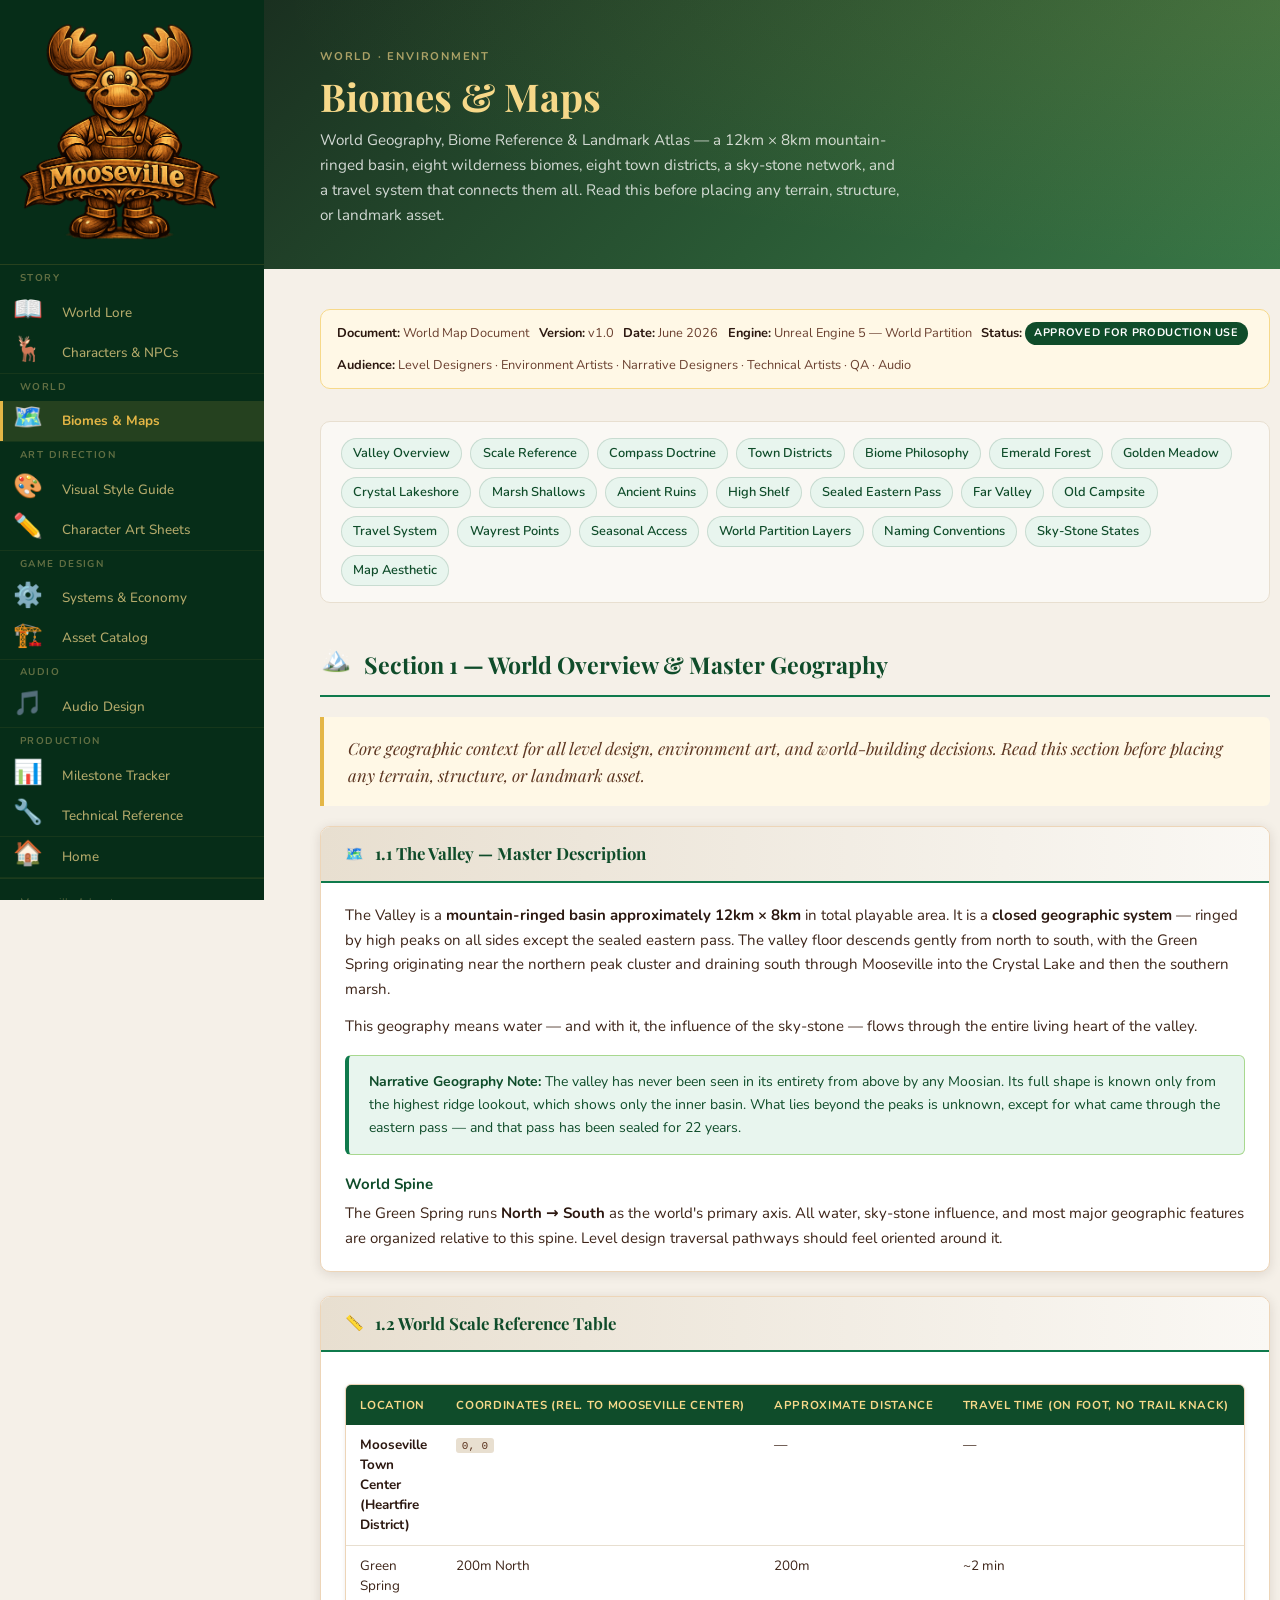
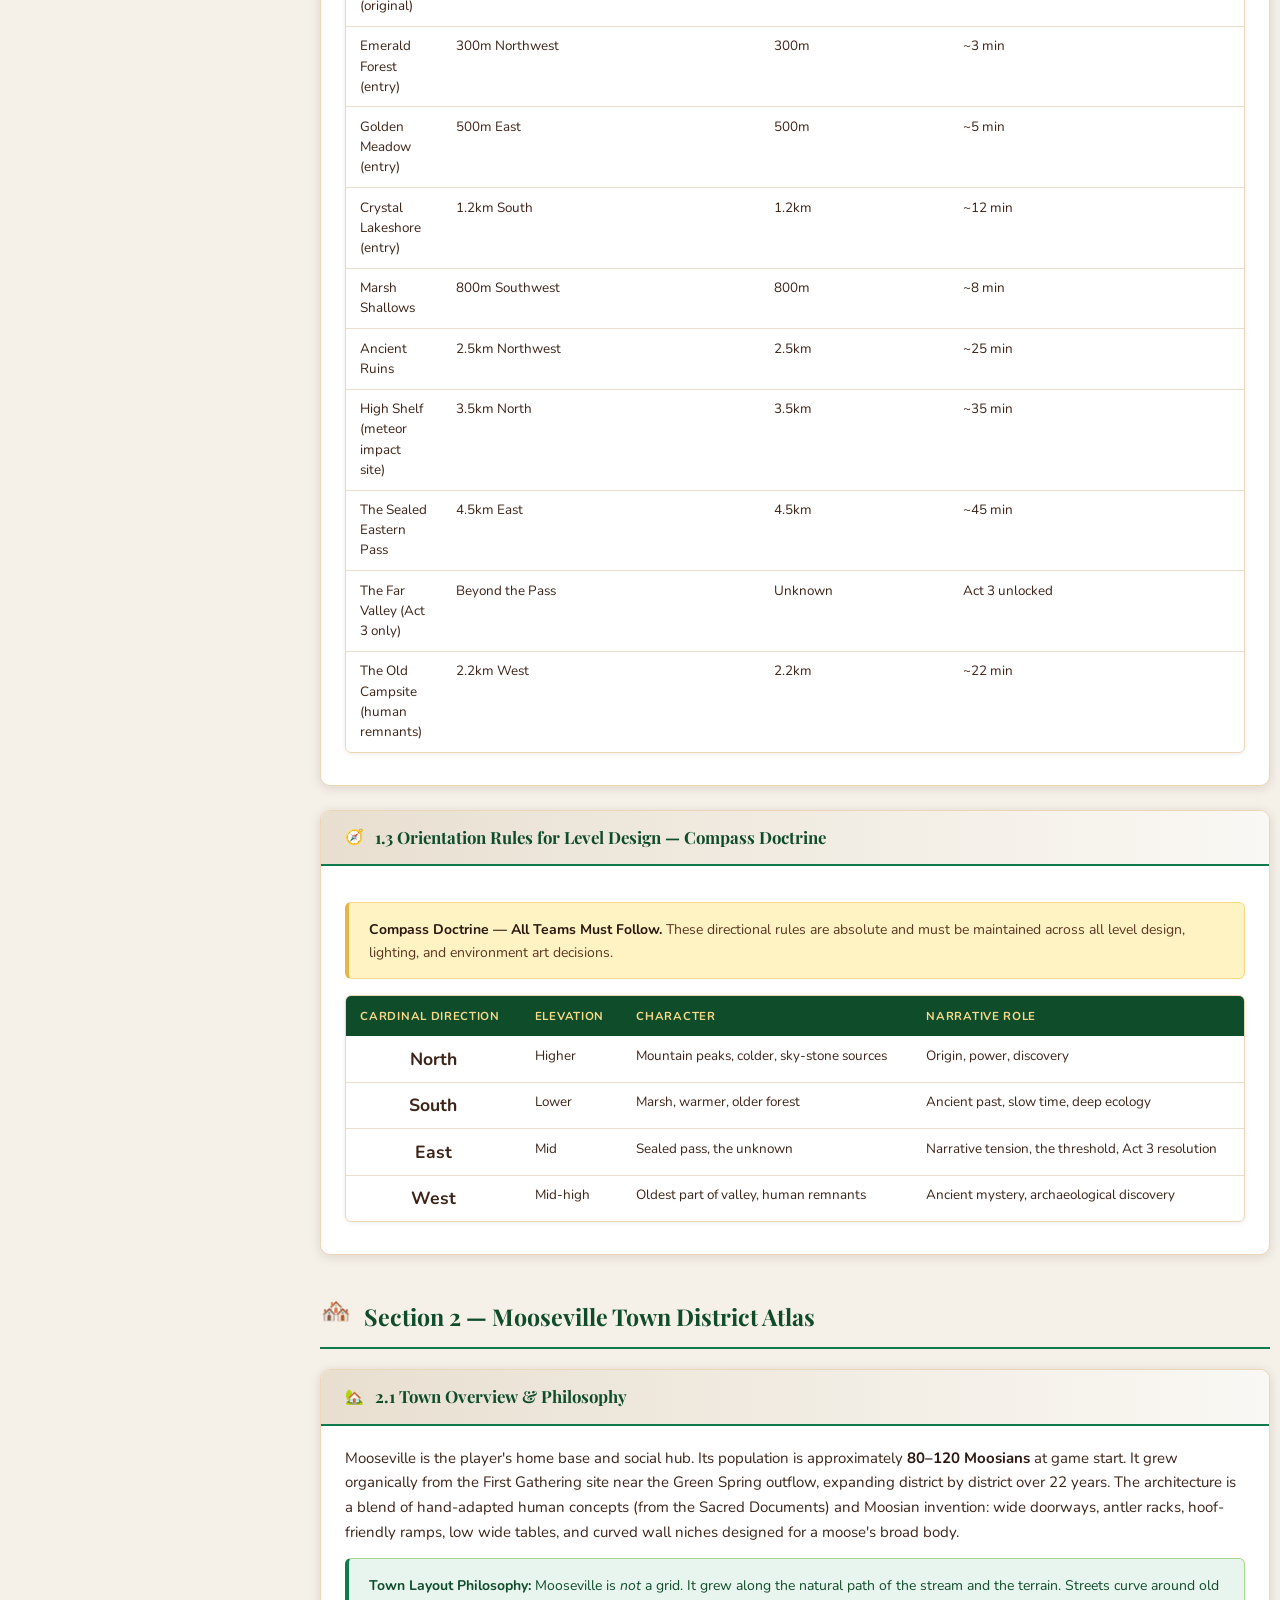
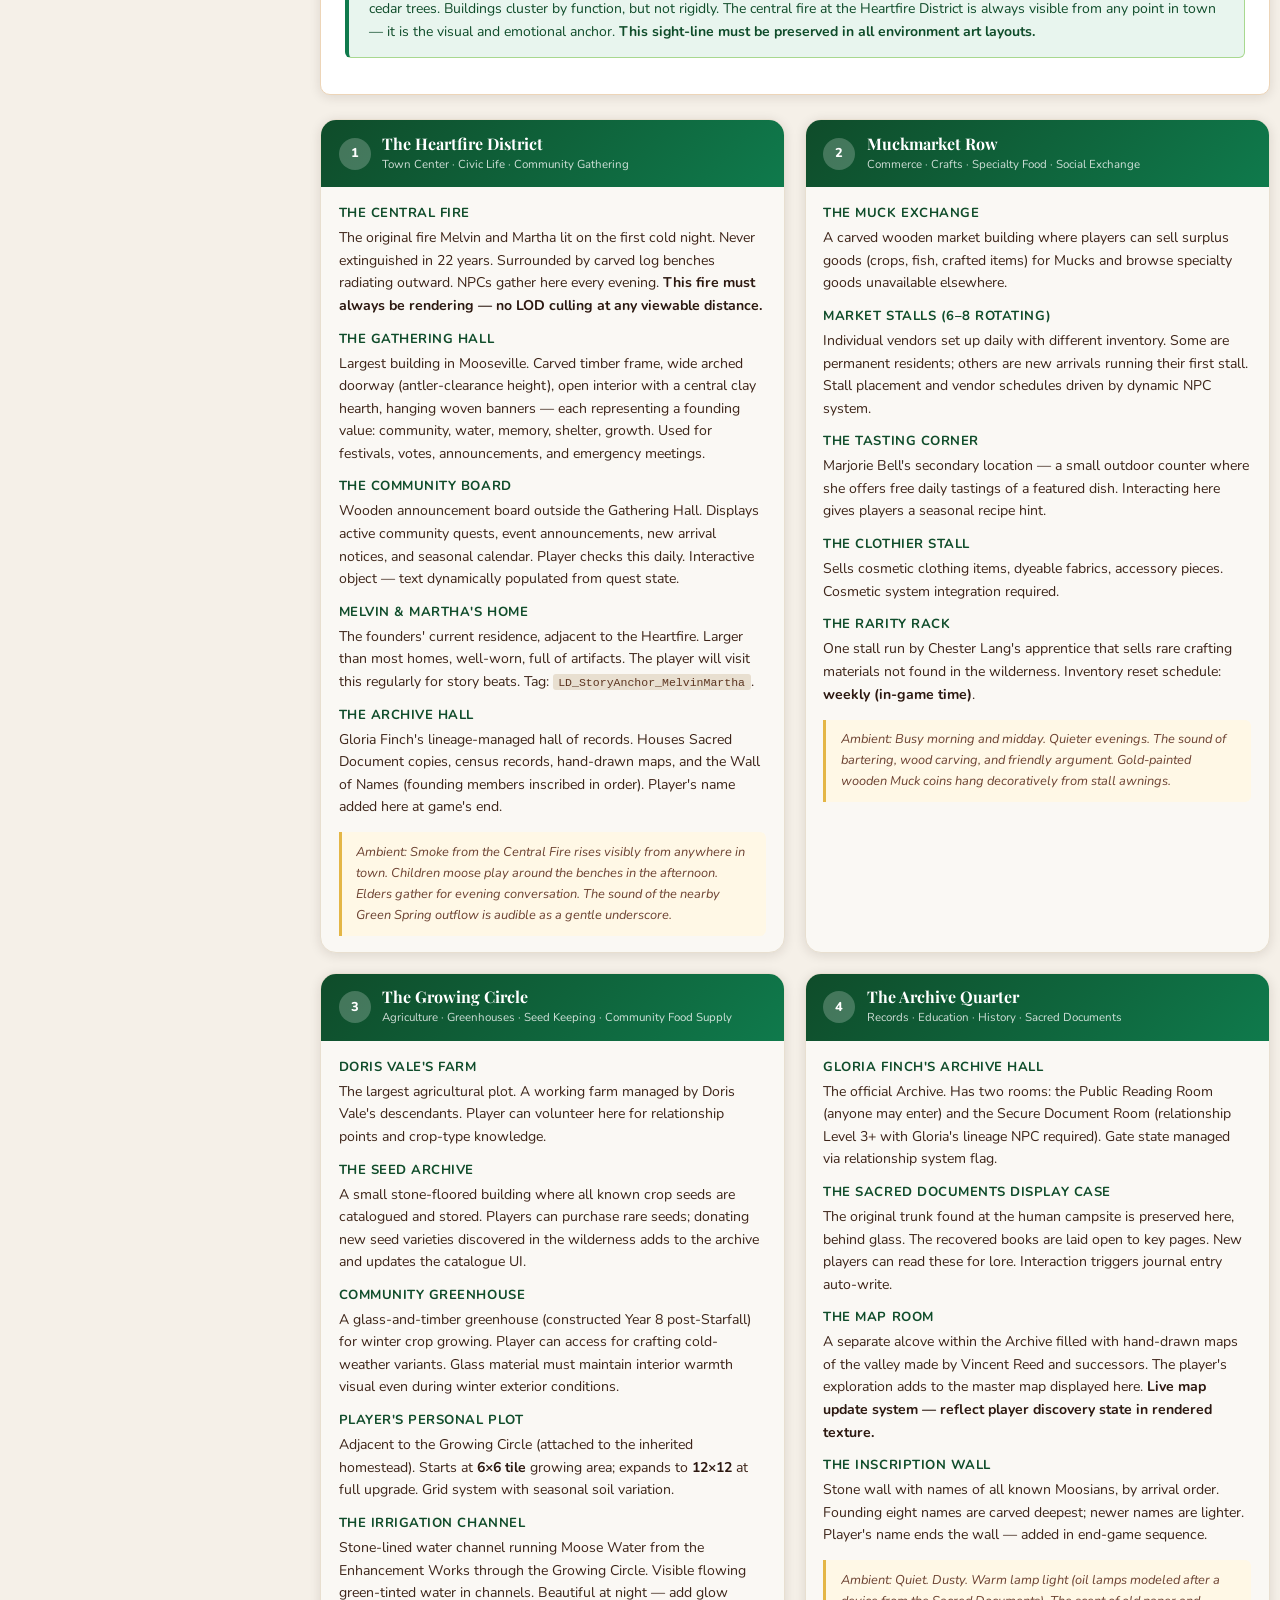
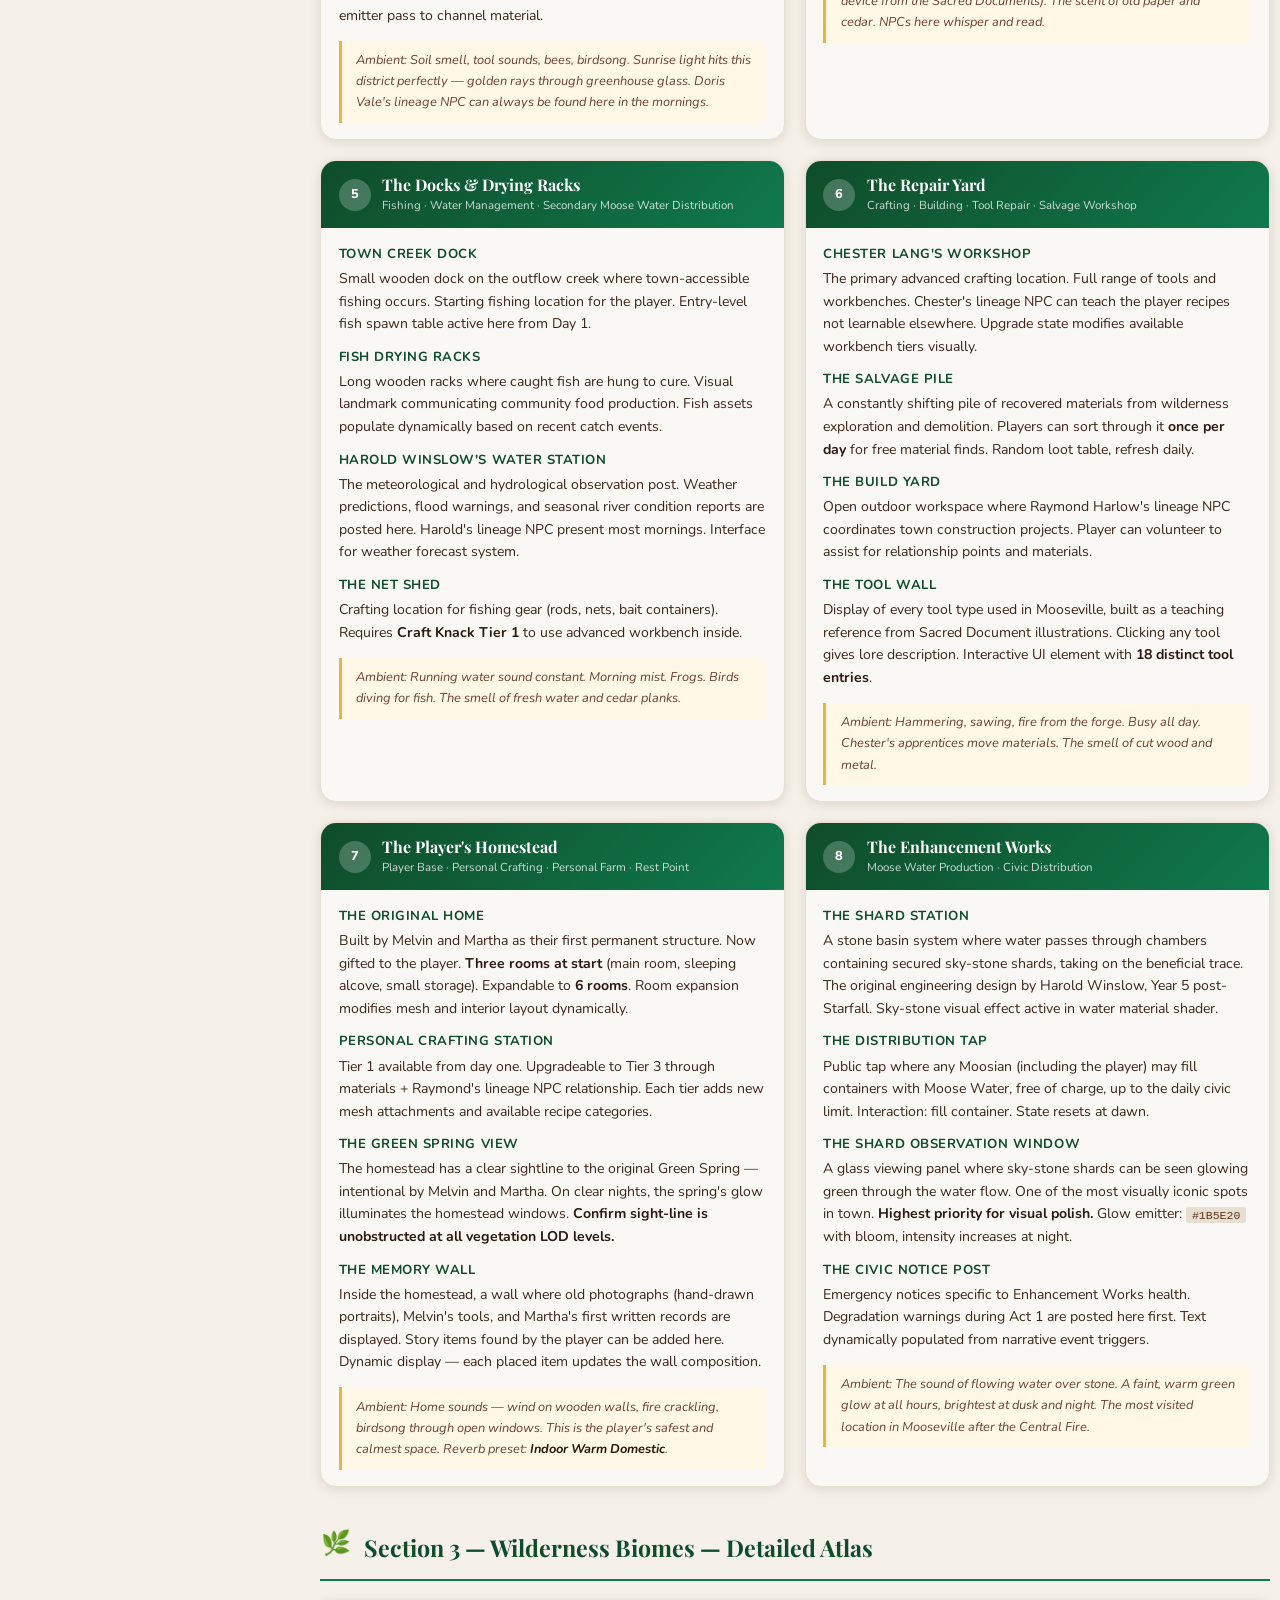
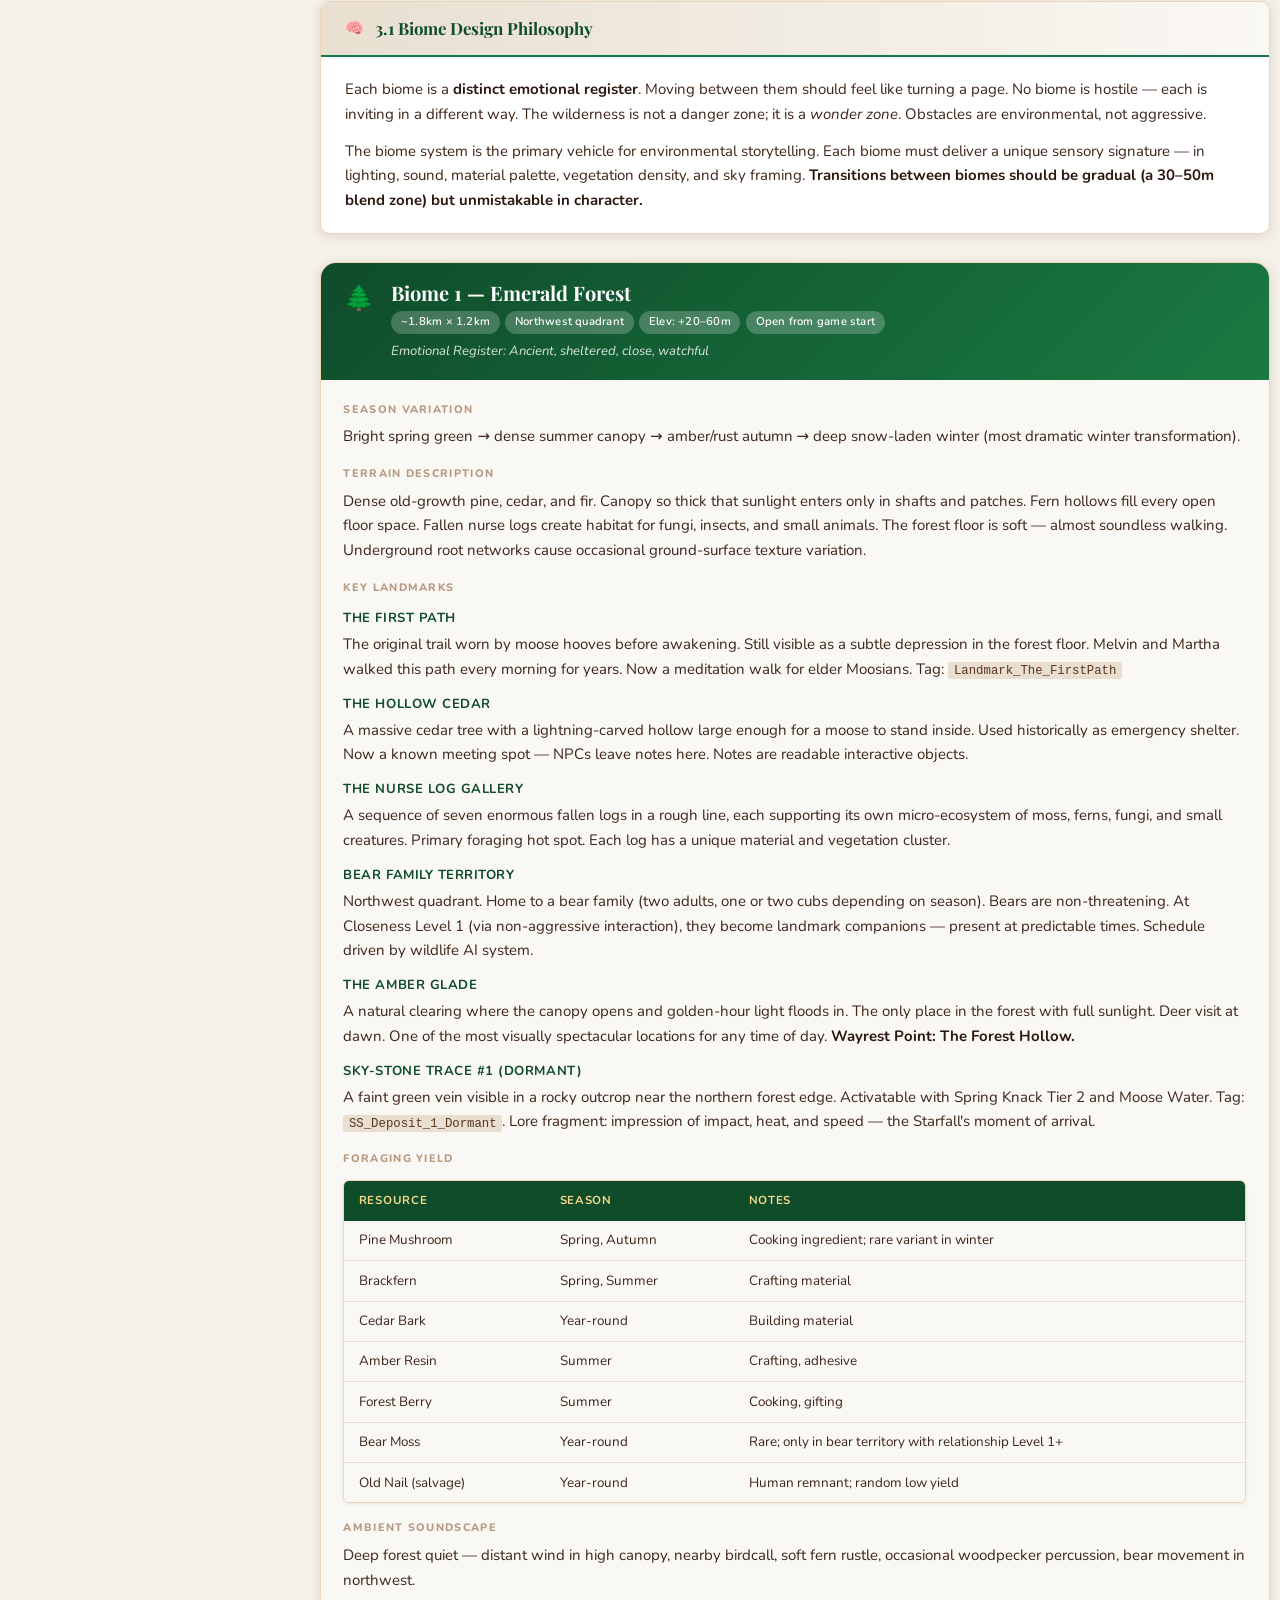
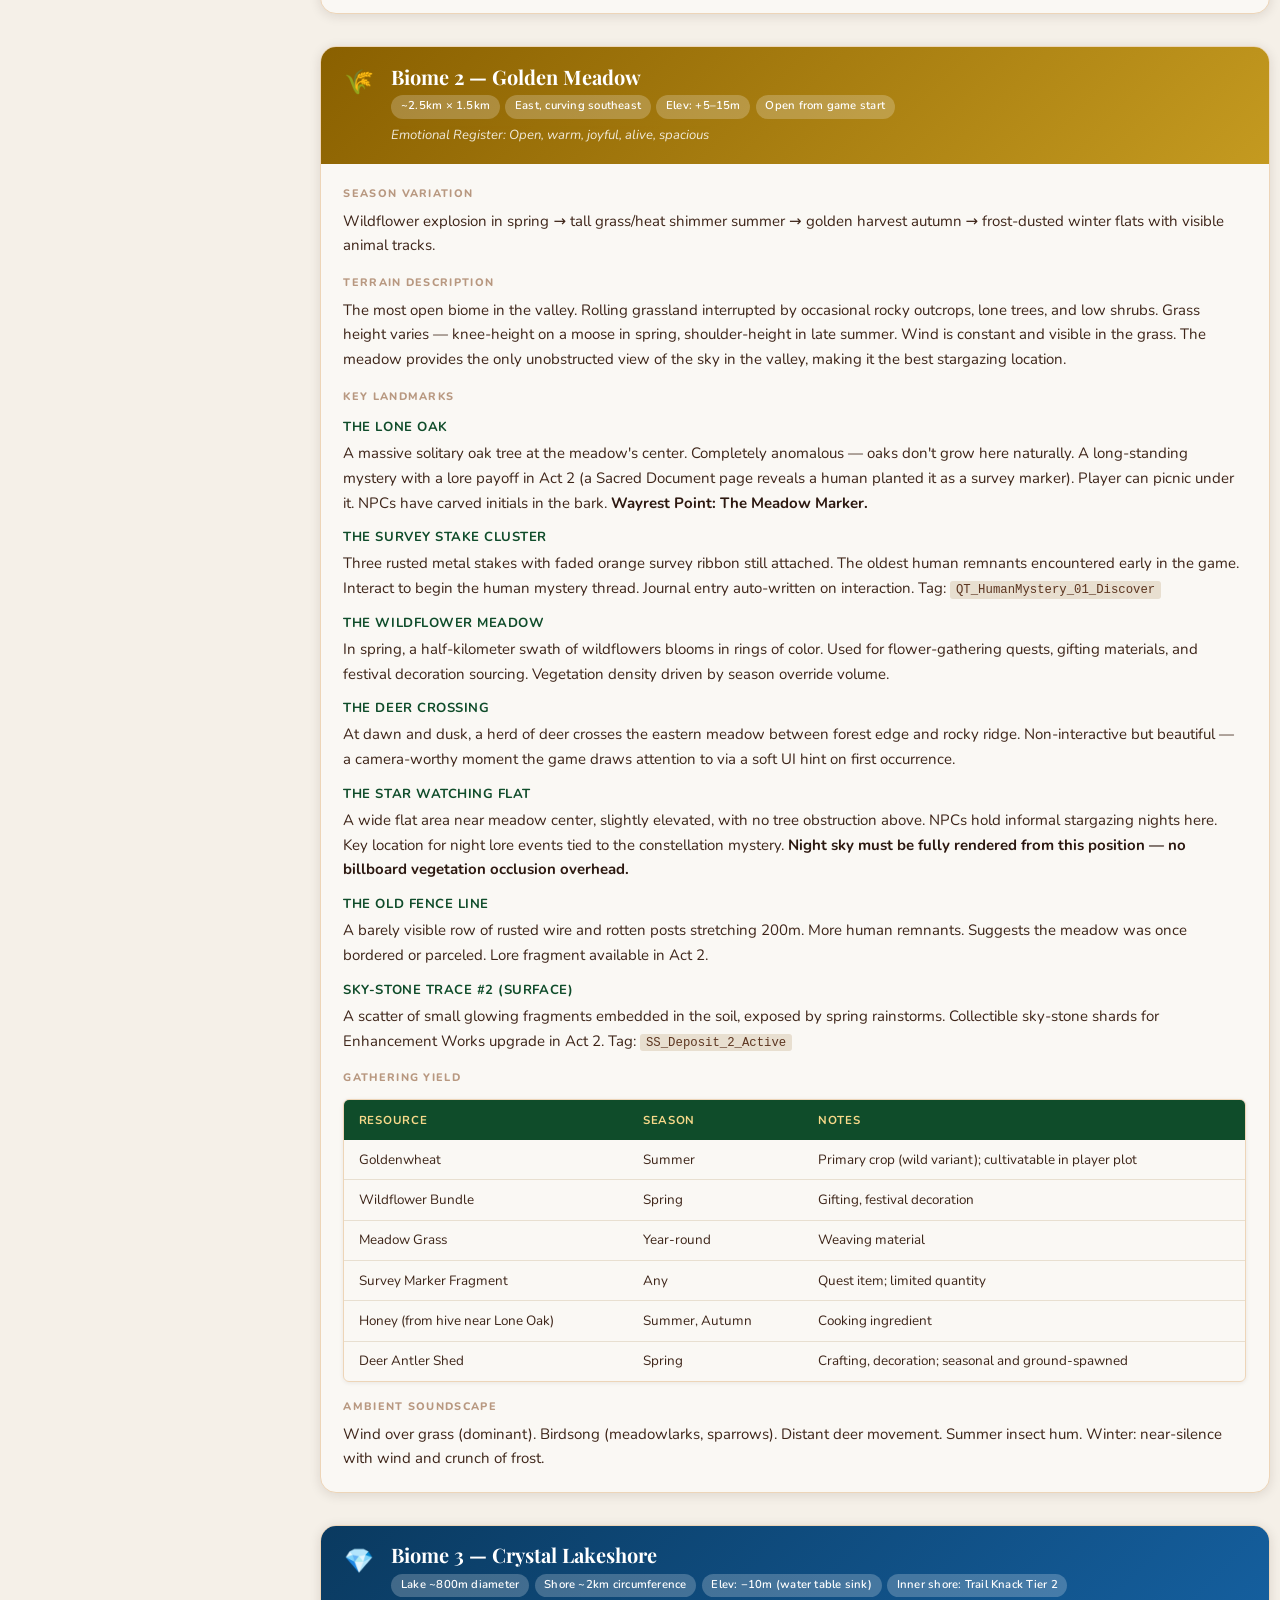
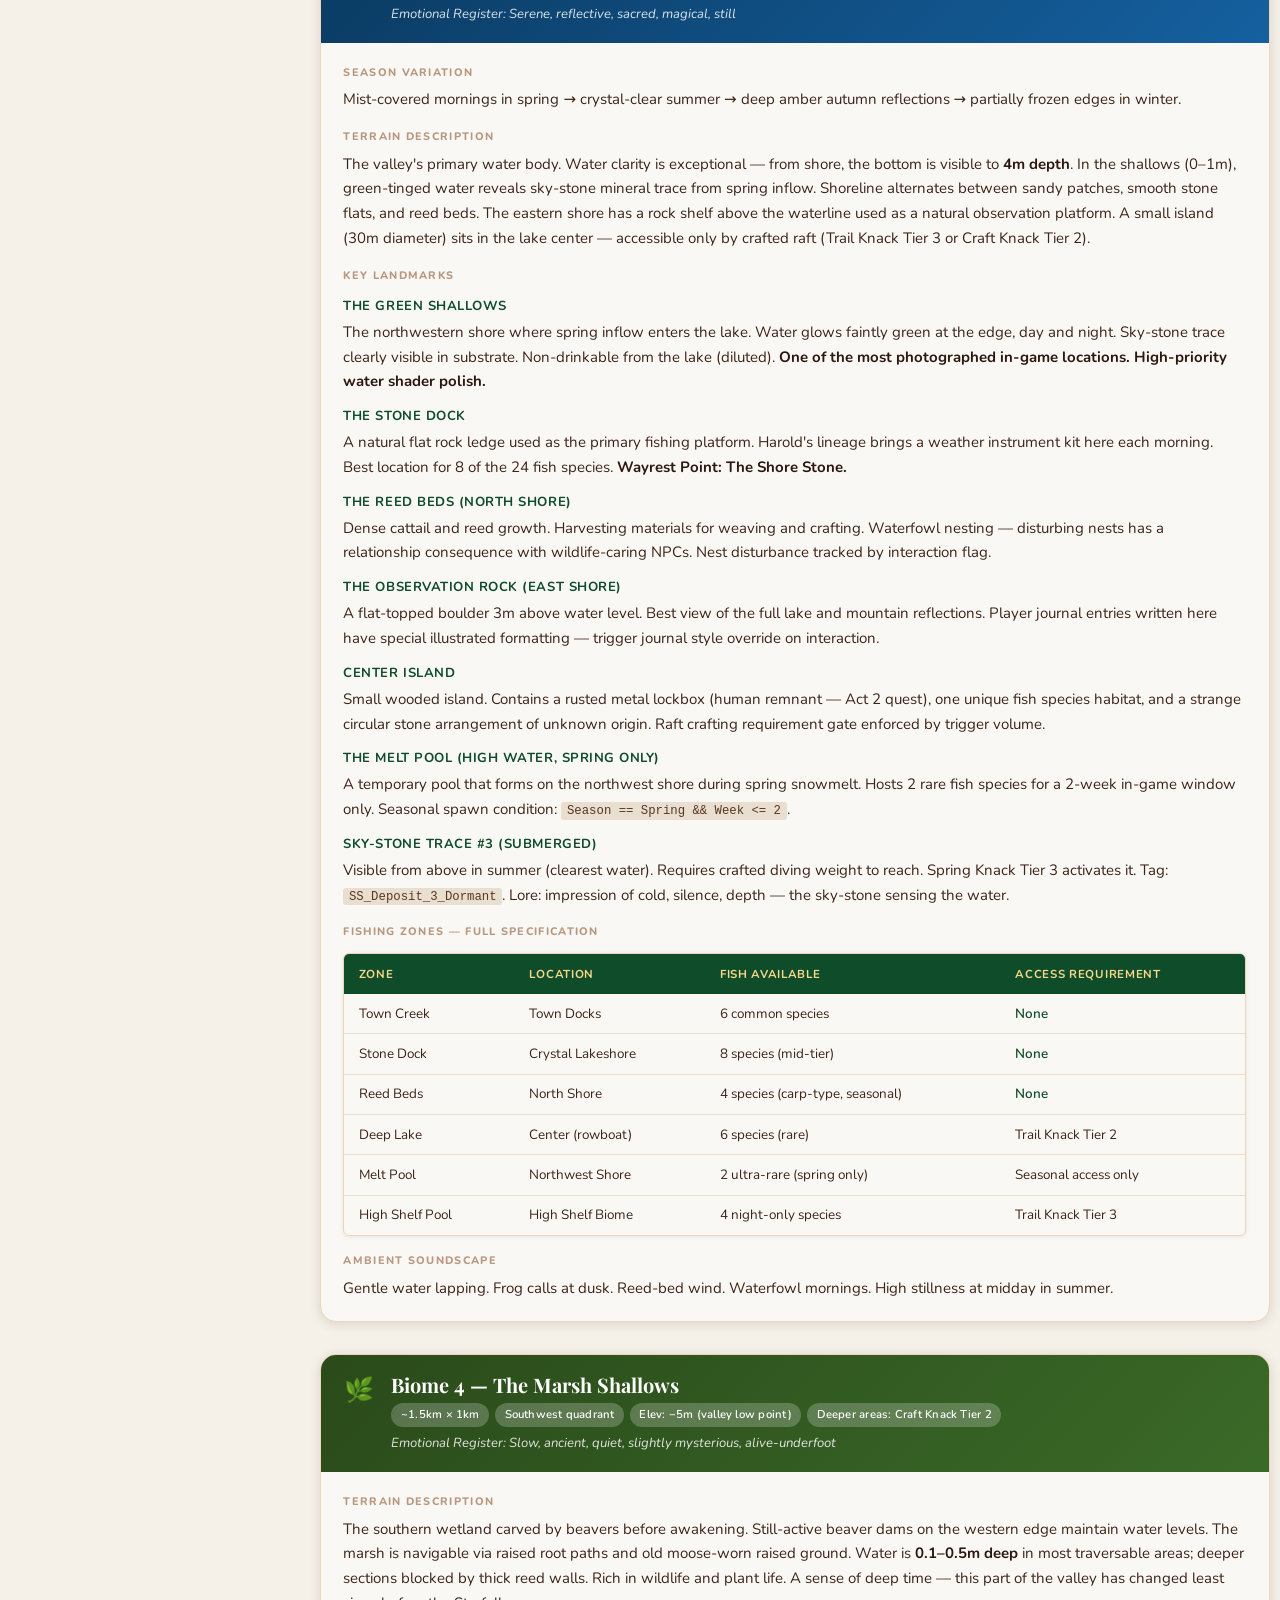
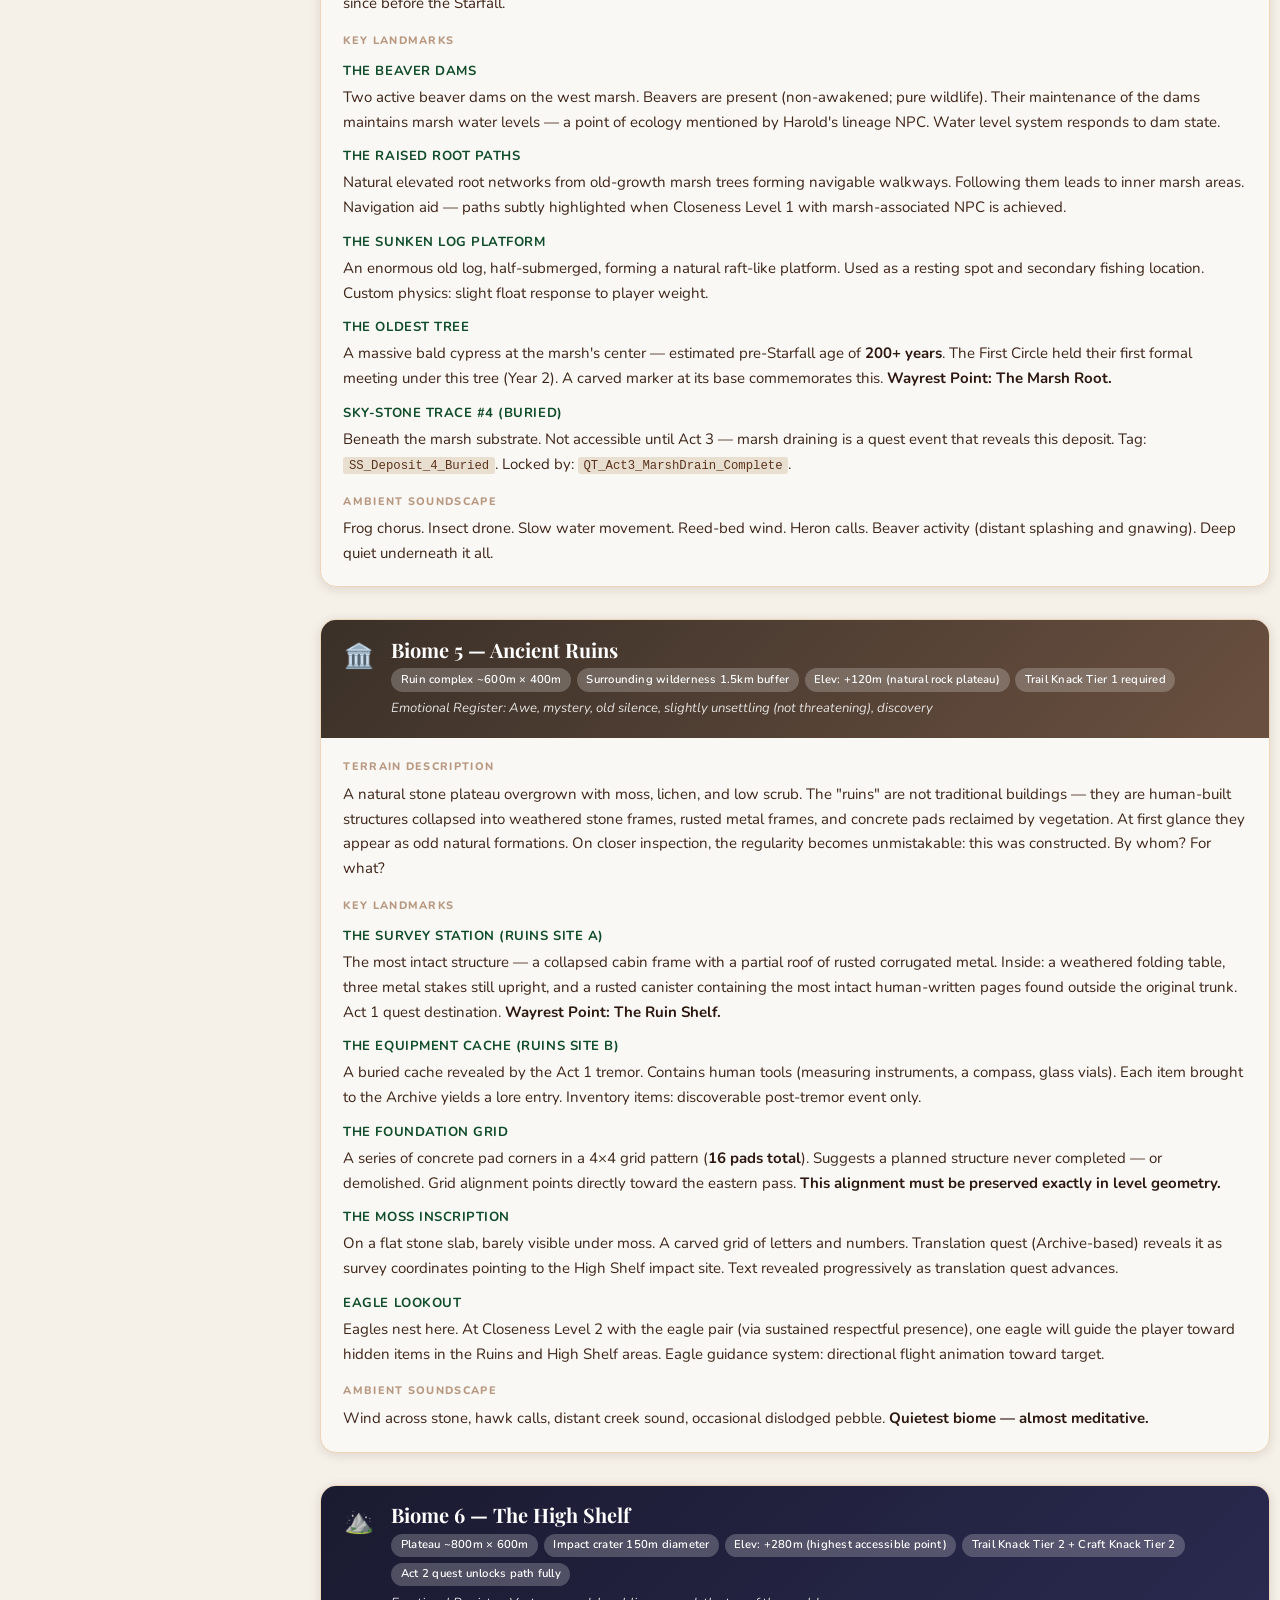
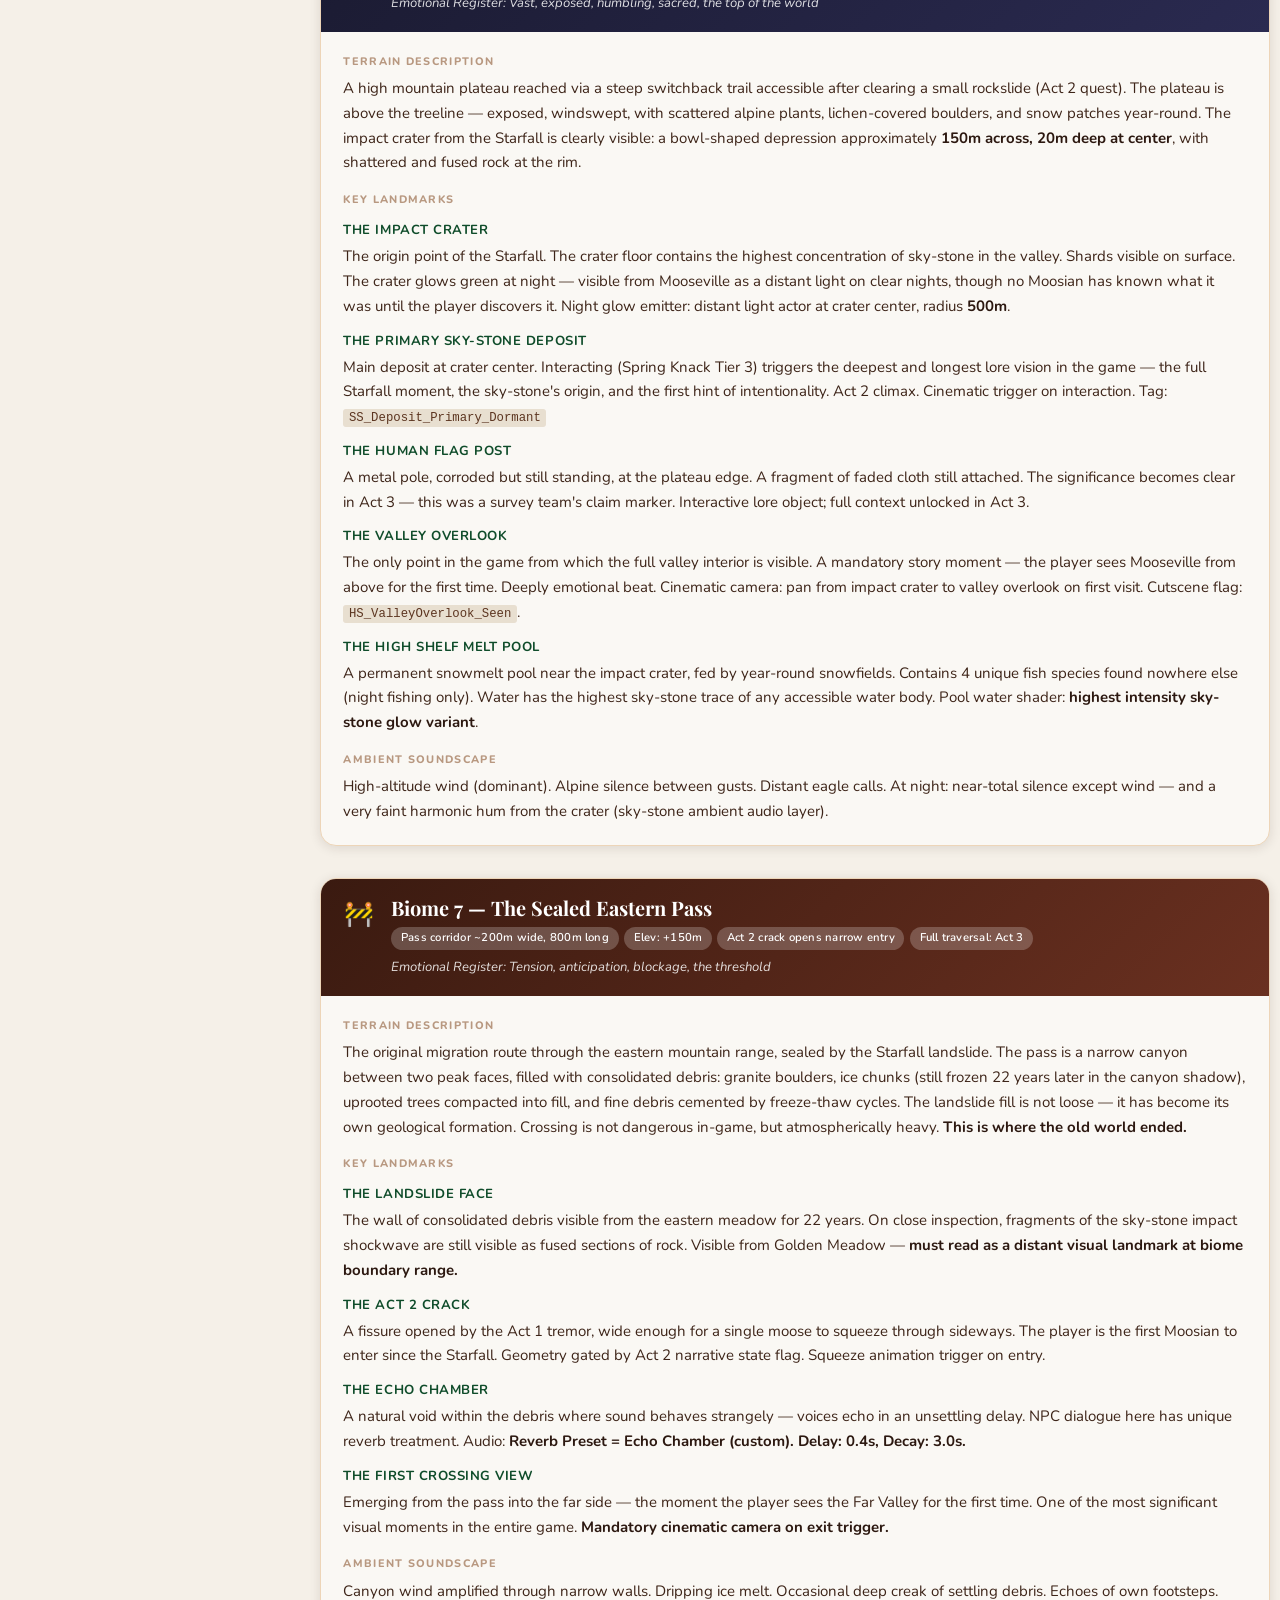
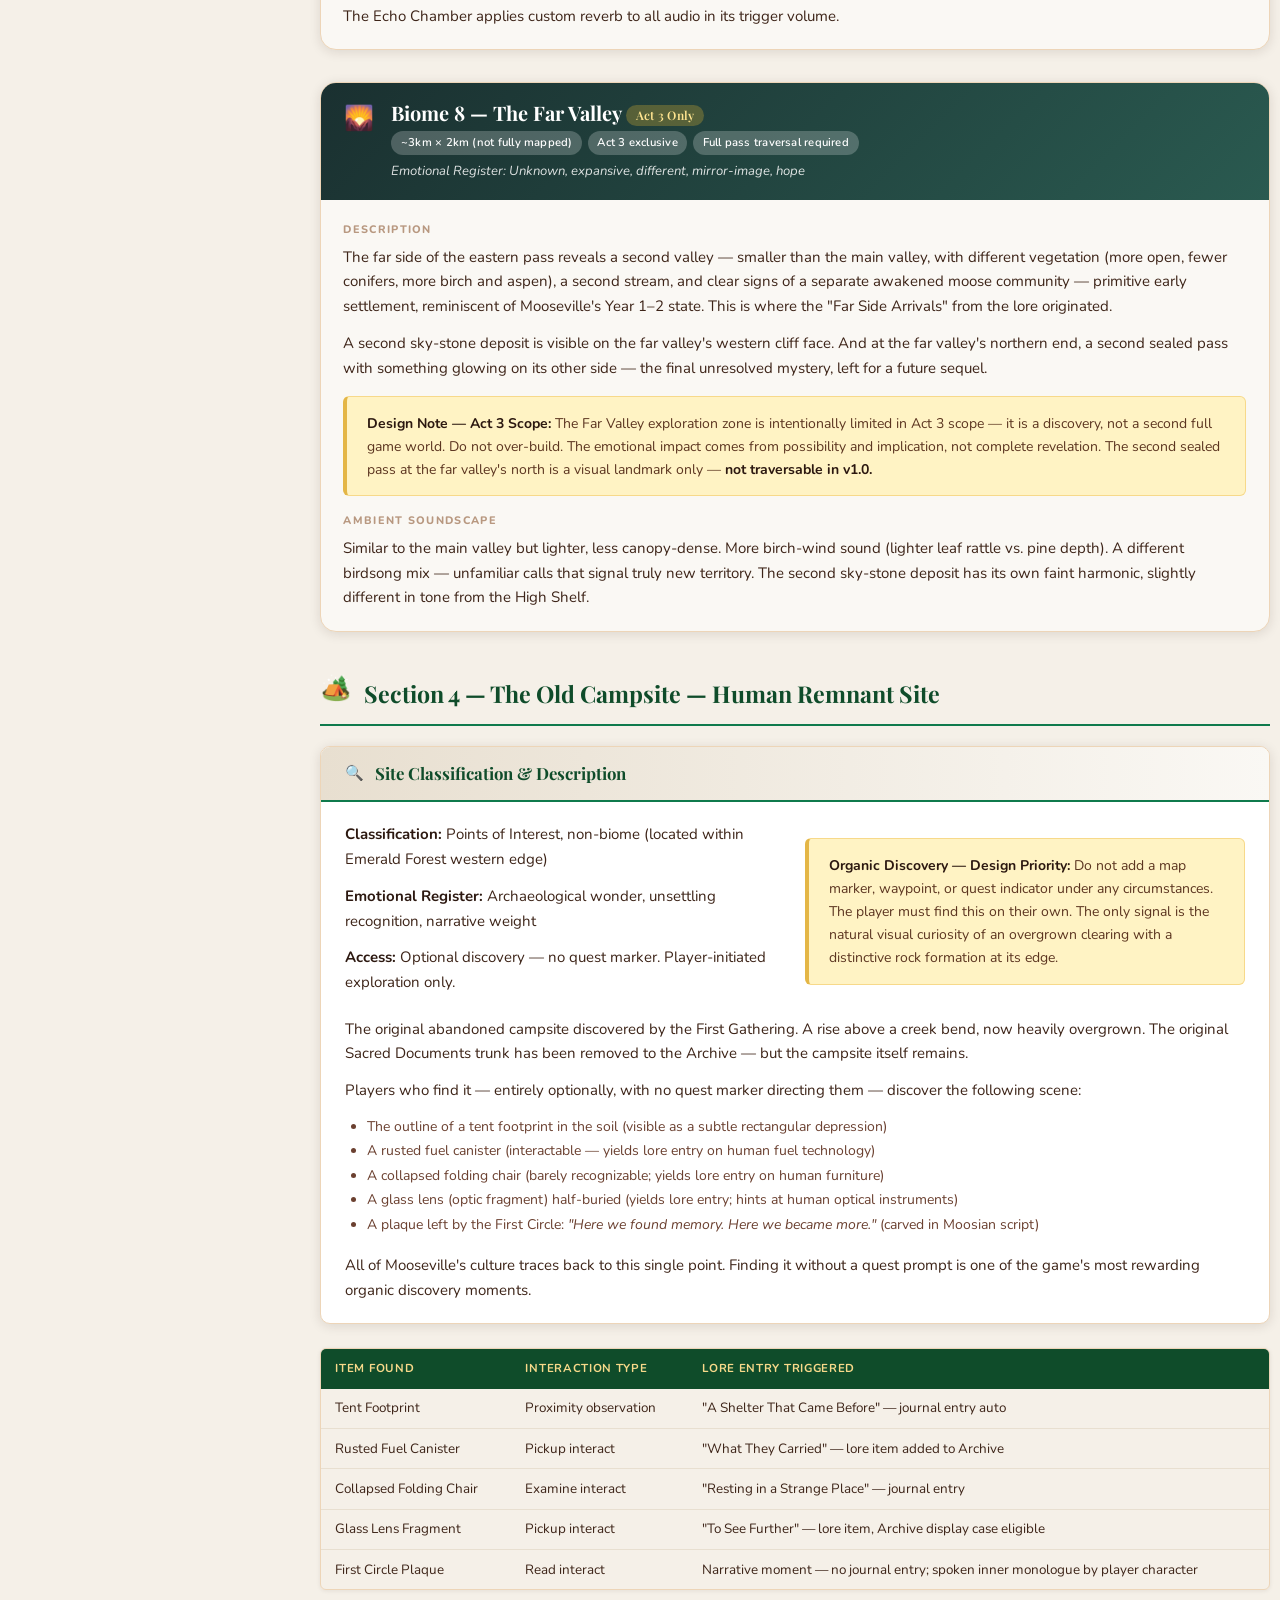
<file: docs/world.html>
<!DOCTYPE html>
<html lang="en">
<head>
<meta charset="UTF-8">
<meta name="viewport" content="width=device-width, initial-scale=1.0">
<title>Biomes &amp; Maps — Mooseville Adventures</title>
<link rel="stylesheet" href="css/style.css">
</head>
<body>

<nav class="sidebar" id="site-nav"></nav>
<script src="js/nav.js"></script>

<main class="main">

  <div class="page-hero hero-world">
    <div class="hero-label">World · Environment</div>
    <h1>Biomes &amp; Maps</h1>
    <p class="hero-desc">
      World Geography, Biome Reference &amp; Landmark Atlas — a 12km × 8km mountain-ringed
      basin, eight wilderness biomes, eight town districts, a sky-stone network, and a travel
      system that connects them all. Read this before placing any terrain, structure, or landmark asset.
    </p>
  </div>

  <div class="content">

    <!-- Document metadata -->
    <div class="doc-meta-bar">
      <span><strong>Document:</strong> World Map Document</span>
      <span><strong>Version:</strong> v1.0</span>
      <span><strong>Date:</strong> June 2026</span>
      <span><strong>Engine:</strong> Unreal Engine 5 — World Partition</span>
      <span><strong>Status:</strong> <span class="badge" style="background:var(--emerald-dark);color:#fff">APPROVED FOR PRODUCTION USE</span></span>
      <span><strong>Audience:</strong> Level Designers · Environment Artists · Narrative Designers · Technical Artists · QA · Audio</span>
    </div>

    <!-- Jump navigation -->
    <div class="page-jumpnav">
      <a href="#valley-overview">Valley Overview</a>
      <a href="#scale-table">Scale Reference</a>
      <a href="#compass-doctrine">Compass Doctrine</a>
      <a href="#town-districts">Town Districts</a>
      <a href="#biome-philosophy">Biome Philosophy</a>
      <a href="#biome-emerald">Emerald Forest</a>
      <a href="#biome-meadow">Golden Meadow</a>
      <a href="#biome-lake">Crystal Lakeshore</a>
      <a href="#biome-marsh">Marsh Shallows</a>
      <a href="#biome-ruins">Ancient Ruins</a>
      <a href="#biome-highshelf">High Shelf</a>
      <a href="#biome-pass">Sealed Eastern Pass</a>
      <a href="#biome-farvalley">Far Valley</a>
      <a href="#old-campsite">Old Campsite</a>
      <a href="#travel-system">Travel System</a>
      <a href="#wayrest-points">Wayrest Points</a>
      <a href="#seasonal-access">Seasonal Access</a>
      <a href="#world-partition">World Partition Layers</a>
      <a href="#naming-conventions">Naming Conventions</a>
      <a href="#skystone-states">Sky-Stone States</a>
      <a href="#map-aesthetic">Map Aesthetic</a>
    </div>

    <!-- ═══════════════════════════════════════════════════════════
         SECTION 1 — WORLD OVERVIEW & MASTER GEOGRAPHY
    ═════════════════════════════════════════════════════════════ -->

    <div id="valley-overview" class="section-header">
      <span class="section-icon"><img src="img/peak.svg" alt="Mountain Peak"></span>
      <h2>Section 1 — World Overview &amp; Master Geography</h2>
    </div>

    <div class="pull-quote">
      Core geographic context for all level design, environment art, and world-building decisions.
      Read this section before placing any terrain, structure, or landmark asset.
    </div>

    <div class="card" style="margin-bottom:1.5rem">
      <div class="card-header">
        <span>🗺️</span>
        <h3>1.1 The Valley — Master Description</h3>
      </div>
      <div class="card-body">
        <p>The Valley is a <strong>mountain-ringed basin approximately 12km × 8km</strong> in total playable area. It is a <strong>closed geographic system</strong> — ringed by high peaks on all sides except the sealed eastern pass. The valley floor descends gently from north to south, with the Green Spring originating near the northern peak cluster and draining south through Mooseville into the Crystal Lake and then the southern marsh.</p>
        <p>This geography means water — and with it, the influence of the sky-stone — flows through the entire living heart of the valley.</p>

        <div class="info-box" style="margin-top:1rem">
          <strong>Narrative Geography Note:</strong> The valley has never been seen in its entirety from above by any Moosian. Its full shape is known only from the highest ridge lookout, which shows only the inner basin. What lies beyond the peaks is unknown, except for what came through the eastern pass — and that pass has been sealed for 22 years.
        </div>

        <h4 style="margin-top:1.25rem;margin-bottom:.5rem;color:var(--emerald-dark)">World Spine</h4>
        <p>The Green Spring runs <strong>North → South</strong> as the world's primary axis. All water, sky-stone influence, and most major geographic features are organized relative to this spine. Level design traversal pathways should feel oriented around it.</p>
      </div>
    </div>

    <!-- World Scale Reference Table -->
    <div id="scale-table" class="card" style="margin-bottom:1.5rem">
      <div class="card-header">
        <span>📏</span>
        <h3>1.2 World Scale Reference Table</h3>
      </div>
      <div class="card-body">
        <div class="table-wrap">
          <table>
            <thead>
              <tr>
                <th>Location</th>
                <th>Coordinates (rel. to Mooseville Center)</th>
                <th>Approximate Distance</th>
                <th>Travel Time (on foot, no Trail Knack)</th>
              </tr>
            </thead>
            <tbody>
              <tr>
                <td><strong>Mooseville Town Center (Heartfire District)</strong></td>
                <td><code>0, 0</code></td>
                <td>—</td>
                <td>—</td>
              </tr>
              <tr>
                <td>Green Spring (original)</td>
                <td>200m North</td>
                <td>200m</td>
                <td>~2 min</td>
              </tr>
              <tr>
                <td>Emerald Forest (entry)</td>
                <td>300m Northwest</td>
                <td>300m</td>
                <td>~3 min</td>
              </tr>
              <tr>
                <td>Golden Meadow (entry)</td>
                <td>500m East</td>
                <td>500m</td>
                <td>~5 min</td>
              </tr>
              <tr>
                <td>Crystal Lakeshore (entry)</td>
                <td>1.2km South</td>
                <td>1.2km</td>
                <td>~12 min</td>
              </tr>
              <tr>
                <td>Marsh Shallows</td>
                <td>800m Southwest</td>
                <td>800m</td>
                <td>~8 min</td>
              </tr>
              <tr>
                <td>Ancient Ruins</td>
                <td>2.5km Northwest</td>
                <td>2.5km</td>
                <td>~25 min</td>
              </tr>
              <tr>
                <td>High Shelf (meteor impact site)</td>
                <td>3.5km North</td>
                <td>3.5km</td>
                <td>~35 min</td>
              </tr>
              <tr>
                <td>The Sealed Eastern Pass</td>
                <td>4.5km East</td>
                <td>4.5km</td>
                <td>~45 min</td>
              </tr>
              <tr>
                <td>The Far Valley (Act 3 only)</td>
                <td>Beyond the Pass</td>
                <td>Unknown</td>
                <td>Act 3 unlocked</td>
              </tr>
              <tr>
                <td>The Old Campsite (human remnants)</td>
                <td>2.2km West</td>
                <td>2.2km</td>
                <td>~22 min</td>
              </tr>
            </tbody>
          </table>
        </div>
      </div>
    </div>

    <!-- Compass Doctrine -->
    <div id="compass-doctrine" class="card" style="margin-bottom:2rem">
      <div class="card-header">
        <span>🧭</span>
        <h3>1.3 Orientation Rules for Level Design — Compass Doctrine</h3>
      </div>
      <div class="card-body">
        <div class="warn-box" style="margin-bottom:1rem">
          <strong>Compass Doctrine — All Teams Must Follow.</strong> These directional rules are absolute and must be maintained across all level design, lighting, and environment art decisions.
        </div>
        <div class="table-wrap">
          <table class="compass-table">
            <thead>
              <tr>
                <th>Cardinal Direction</th>
                <th>Elevation</th>
                <th>Character</th>
                <th>Narrative Role</th>
              </tr>
            </thead>
            <tbody>
              <tr>
                <td>North</td>
                <td>Higher</td>
                <td>Mountain peaks, colder, sky-stone sources</td>
                <td>Origin, power, discovery</td>
              </tr>
              <tr>
                <td>South</td>
                <td>Lower</td>
                <td>Marsh, warmer, older forest</td>
                <td>Ancient past, slow time, deep ecology</td>
              </tr>
              <tr>
                <td>East</td>
                <td>Mid</td>
                <td>Sealed pass, the unknown</td>
                <td>Narrative tension, the threshold, Act 3 resolution</td>
              </tr>
              <tr>
                <td>West</td>
                <td>Mid-high</td>
                <td>Oldest part of valley, human remnants</td>
                <td>Ancient mystery, archaeological discovery</td>
              </tr>
            </tbody>
          </table>
        </div>
      </div>
    </div>


    <!-- ═══════════════════════════════════════════════════════════
         SECTION 2 — MOOSEVILLE TOWN DISTRICT ATLAS
    ═════════════════════════════════════════════════════════════ -->

    <div id="town-districts" class="section-header">
      <span class="section-icon"><img src="img/houses.svg" alt="Houses"></span>
      <h2>Section 2 — Mooseville Town District Atlas</h2>
    </div>

    <div class="card" style="margin-bottom:1.5rem">
      <div class="card-header">
        <span>🏡</span>
        <h3>2.1 Town Overview &amp; Philosophy</h3>
      </div>
      <div class="card-body">
        <p>Mooseville is the player's home base and social hub. Its population is approximately <strong>80–120 Moosians</strong> at game start. It grew organically from the First Gathering site near the Green Spring outflow, expanding district by district over 22 years. The architecture is a blend of hand-adapted human concepts (from the Sacred Documents) and Moosian invention: wide doorways, antler racks, hoof-friendly ramps, low wide tables, and curved wall niches designed for a moose's broad body.</p>

        <div class="info-box" style="margin-top:.85rem">
          <strong>Town Layout Philosophy:</strong> Mooseville is <em>not</em> a grid. It grew along the natural path of the stream and the terrain. Streets curve around old cedar trees. Buildings cluster by function, but not rigidly. The central fire at the Heartfire District is always visible from any point in town — it is the visual and emotional anchor. <strong>This sight-line must be preserved in all environment art layouts.</strong>
        </div>
      </div>
    </div>

    <div class="district-grid">

      <!-- District 1 -->
      <div class="district-card">
        <div class="district-header">
          <div class="district-num">1</div>
          <div>
            <h3>The Heartfire District</h3>
            <div class="district-function">Town Center · Civic Life · Community Gathering</div>
          </div>
        </div>
        <div class="district-body">
          <div class="district-poi">The Central Fire</div>
          <p>The original fire Melvin and Martha lit on the first cold night. Never extinguished in 22 years. Surrounded by carved log benches radiating outward. NPCs gather here every evening. <strong>This fire must always be rendering — no LOD culling at any viewable distance.</strong></p>

          <div class="district-poi">The Gathering Hall</div>
          <p>Largest building in Mooseville. Carved timber frame, wide arched doorway (antler-clearance height), open interior with a central clay hearth, hanging woven banners — each representing a founding value: community, water, memory, shelter, growth. Used for festivals, votes, announcements, and emergency meetings.</p>

          <div class="district-poi">The Community Board</div>
          <p>Wooden announcement board outside the Gathering Hall. Displays active community quests, event announcements, new arrival notices, and seasonal calendar. Player checks this daily. Interactive object — text dynamically populated from quest state.</p>

          <div class="district-poi">Melvin &amp; Martha's Home</div>
          <p>The founders' current residence, adjacent to the Heartfire. Larger than most homes, well-worn, full of artifacts. The player will visit this regularly for story beats. Tag: <code>LD_StoryAnchor_MelvinMartha</code>.</p>

          <div class="district-poi">The Archive Hall</div>
          <p>Gloria Finch's lineage-managed hall of records. Houses Sacred Document copies, census records, hand-drawn maps, and the Wall of Names (founding members inscribed in order). Player's name added here at game's end.</p>

          <div class="ambient-note">Ambient: Smoke from the Central Fire rises visibly from anywhere in town. Children moose play around the benches in the afternoon. Elders gather for evening conversation. The sound of the nearby Green Spring outflow is audible as a gentle underscore.</div>
        </div>
      </div>

      <!-- District 2 -->
      <div class="district-card">
        <div class="district-header">
          <div class="district-num">2</div>
          <div>
            <h3>Muckmarket Row</h3>
            <div class="district-function">Commerce · Crafts · Specialty Food · Social Exchange</div>
          </div>
        </div>
        <div class="district-body">
          <div class="district-poi">The Muck Exchange</div>
          <p>A carved wooden market building where players can sell surplus goods (crops, fish, crafted items) for Mucks and browse specialty goods unavailable elsewhere.</p>

          <div class="district-poi">Market Stalls (6–8 Rotating)</div>
          <p>Individual vendors set up daily with different inventory. Some are permanent residents; others are new arrivals running their first stall. Stall placement and vendor schedules driven by dynamic NPC system.</p>

          <div class="district-poi">The Tasting Corner</div>
          <p>Marjorie Bell's secondary location — a small outdoor counter where she offers free daily tastings of a featured dish. Interacting here gives players a seasonal recipe hint.</p>

          <div class="district-poi">The Clothier Stall</div>
          <p>Sells cosmetic clothing items, dyeable fabrics, accessory pieces. Cosmetic system integration required.</p>

          <div class="district-poi">The Rarity Rack</div>
          <p>One stall run by Chester Lang's apprentice that sells rare crafting materials not found in the wilderness. Inventory reset schedule: <strong>weekly (in-game time)</strong>.</p>

          <div class="ambient-note">Ambient: Busy morning and midday. Quieter evenings. The sound of bartering, wood carving, and friendly argument. Gold-painted wooden Muck coins hang decoratively from stall awnings.</div>
        </div>
      </div>

      <!-- District 3 -->
      <div class="district-card">
        <div class="district-header">
          <div class="district-num">3</div>
          <div>
            <h3>The Growing Circle</h3>
            <div class="district-function">Agriculture · Greenhouses · Seed Keeping · Community Food Supply</div>
          </div>
        </div>
        <div class="district-body">
          <div class="district-poi">Doris Vale's Farm</div>
          <p>The largest agricultural plot. A working farm managed by Doris Vale's descendants. Player can volunteer here for relationship points and crop-type knowledge.</p>

          <div class="district-poi">The Seed Archive</div>
          <p>A small stone-floored building where all known crop seeds are catalogued and stored. Players can purchase rare seeds; donating new seed varieties discovered in the wilderness adds to the archive and updates the catalogue UI.</p>

          <div class="district-poi">Community Greenhouse</div>
          <p>A glass-and-timber greenhouse (constructed Year 8 post-Starfall) for winter crop growing. Player can access for crafting cold-weather variants. Glass material must maintain interior warmth visual even during winter exterior conditions.</p>

          <div class="district-poi">Player's Personal Plot</div>
          <p>Adjacent to the Growing Circle (attached to the inherited homestead). Starts at <strong>6×6 tile</strong> growing area; expands to <strong>12×12</strong> at full upgrade. Grid system with seasonal soil variation.</p>

          <div class="district-poi">The Irrigation Channel</div>
          <p>Stone-lined water channel running Moose Water from the Enhancement Works through the Growing Circle. Visible flowing green-tinted water in channels. Beautiful at night — add glow emitter pass to channel material.</p>

          <div class="ambient-note">Ambient: Soil smell, tool sounds, bees, birdsong. Sunrise light hits this district perfectly — golden rays through greenhouse glass. Doris Vale's lineage NPC can always be found here in the mornings.</div>
        </div>
      </div>

      <!-- District 4 -->
      <div class="district-card">
        <div class="district-header">
          <div class="district-num">4</div>
          <div>
            <h3>The Archive Quarter</h3>
            <div class="district-function">Records · Education · History · Sacred Documents</div>
          </div>
        </div>
        <div class="district-body">
          <div class="district-poi">Gloria Finch's Archive Hall</div>
          <p>The official Archive. Has two rooms: the Public Reading Room (anyone may enter) and the Secure Document Room (relationship Level 3+ with Gloria's lineage NPC required). Gate state managed via relationship system flag.</p>

          <div class="district-poi">The Sacred Documents Display Case</div>
          <p>The original trunk found at the human campsite is preserved here, behind glass. The recovered books are laid open to key pages. New players can read these for lore. Interaction triggers journal entry auto-write.</p>

          <div class="district-poi">The Map Room</div>
          <p>A separate alcove within the Archive filled with hand-drawn maps of the valley made by Vincent Reed and successors. The player's exploration adds to the master map displayed here. <strong>Live map update system — reflect player discovery state in rendered texture.</strong></p>

          <div class="district-poi">The Inscription Wall</div>
          <p>Stone wall with names of all known Moosians, by arrival order. Founding eight names are carved deepest; newer names are lighter. Player's name ends the wall — added in end-game sequence.</p>

          <div class="ambient-note">Ambient: Quiet. Dusty. Warm lamp light (oil lamps modeled after a device from the Sacred Documents). The scent of old paper and cedar. NPCs here whisper and read.</div>
        </div>
      </div>

      <!-- District 5 -->
      <div class="district-card">
        <div class="district-header">
          <div class="district-num">5</div>
          <div>
            <h3>The Docks &amp; Drying Racks</h3>
            <div class="district-function">Fishing · Water Management · Secondary Moose Water Distribution</div>
          </div>
        </div>
        <div class="district-body">
          <div class="district-poi">Town Creek Dock</div>
          <p>Small wooden dock on the outflow creek where town-accessible fishing occurs. Starting fishing location for the player. Entry-level fish spawn table active here from Day 1.</p>

          <div class="district-poi">Fish Drying Racks</div>
          <p>Long wooden racks where caught fish are hung to cure. Visual landmark communicating community food production. Fish assets populate dynamically based on recent catch events.</p>

          <div class="district-poi">Harold Winslow's Water Station</div>
          <p>The meteorological and hydrological observation post. Weather predictions, flood warnings, and seasonal river condition reports are posted here. Harold's lineage NPC present most mornings. Interface for weather forecast system.</p>

          <div class="district-poi">The Net Shed</div>
          <p>Crafting location for fishing gear (rods, nets, bait containers). Requires <strong>Craft Knack Tier 1</strong> to use advanced workbench inside.</p>

          <div class="ambient-note">Ambient: Running water sound constant. Morning mist. Frogs. Birds diving for fish. The smell of fresh water and cedar planks.</div>
        </div>
      </div>

      <!-- District 6 -->
      <div class="district-card">
        <div class="district-header">
          <div class="district-num">6</div>
          <div>
            <h3>The Repair Yard</h3>
            <div class="district-function">Crafting · Building · Tool Repair · Salvage Workshop</div>
          </div>
        </div>
        <div class="district-body">
          <div class="district-poi">Chester Lang's Workshop</div>
          <p>The primary advanced crafting location. Full range of tools and workbenches. Chester's lineage NPC can teach the player recipes not learnable elsewhere. Upgrade state modifies available workbench tiers visually.</p>

          <div class="district-poi">The Salvage Pile</div>
          <p>A constantly shifting pile of recovered materials from wilderness exploration and demolition. Players can sort through it <strong>once per day</strong> for free material finds. Random loot table, refresh daily.</p>

          <div class="district-poi">The Build Yard</div>
          <p>Open outdoor workspace where Raymond Harlow's lineage NPC coordinates town construction projects. Player can volunteer to assist for relationship points and materials.</p>

          <div class="district-poi">The Tool Wall</div>
          <p>Display of every tool type used in Mooseville, built as a teaching reference from Sacred Document illustrations. Clicking any tool gives lore description. Interactive UI element with <strong>18 distinct tool entries</strong>.</p>

          <div class="ambient-note">Ambient: Hammering, sawing, fire from the forge. Busy all day. Chester's apprentices move materials. The smell of cut wood and metal.</div>
        </div>
      </div>

      <!-- District 7 -->
      <div class="district-card">
        <div class="district-header">
          <div class="district-num">7</div>
          <div>
            <h3>The Player's Homestead</h3>
            <div class="district-function">Player Base · Personal Crafting · Personal Farm · Rest Point</div>
          </div>
        </div>
        <div class="district-body">
          <div class="district-poi">The Original Home</div>
          <p>Built by Melvin and Martha as their first permanent structure. Now gifted to the player. <strong>Three rooms at start</strong> (main room, sleeping alcove, small storage). Expandable to <strong>6 rooms</strong>. Room expansion modifies mesh and interior layout dynamically.</p>

          <div class="district-poi">Personal Crafting Station</div>
          <p>Tier 1 available from day one. Upgradeable to Tier 3 through materials + Raymond's lineage NPC relationship. Each tier adds new mesh attachments and available recipe categories.</p>

          <div class="district-poi">The Green Spring View</div>
          <p>The homestead has a clear sightline to the original Green Spring — intentional by Melvin and Martha. On clear nights, the spring's glow illuminates the homestead windows. <strong>Confirm sight-line is unobstructed at all vegetation LOD levels.</strong></p>

          <div class="district-poi">The Memory Wall</div>
          <p>Inside the homestead, a wall where old photographs (hand-drawn portraits), Melvin's tools, and Martha's first written records are displayed. Story items found by the player can be added here. Dynamic display — each placed item updates the wall composition.</p>

          <div class="ambient-note">Ambient: Home sounds — wind on wooden walls, fire crackling, birdsong through open windows. This is the player's safest and calmest space. Reverb preset: <strong>Indoor Warm Domestic</strong>.</div>
        </div>
      </div>

      <!-- District 8 -->
      <div class="district-card">
        <div class="district-header">
          <div class="district-num">8</div>
          <div>
            <h3>The Enhancement Works</h3>
            <div class="district-function">Moose Water Production · Civic Distribution</div>
          </div>
        </div>
        <div class="district-body">
          <div class="district-poi">The Shard Station</div>
          <p>A stone basin system where water passes through chambers containing secured sky-stone shards, taking on the beneficial trace. The original engineering design by Harold Winslow, Year 5 post-Starfall. Sky-stone visual effect active in water material shader.</p>

          <div class="district-poi">The Distribution Tap</div>
          <p>Public tap where any Moosian (including the player) may fill containers with Moose Water, free of charge, up to the daily civic limit. Interaction: fill container. State resets at dawn.</p>

          <div class="district-poi">The Shard Observation Window</div>
          <p>A glass viewing panel where sky-stone shards can be seen glowing green through the water flow. One of the most visually iconic spots in town. <strong>Highest priority for visual polish.</strong> Glow emitter: <code>#1B5E20</code> with bloom, intensity increases at night.</p>

          <div class="district-poi">The Civic Notice Post</div>
          <p>Emergency notices specific to Enhancement Works health. Degradation warnings during Act 1 are posted here first. Text dynamically populated from narrative event triggers.</p>

          <div class="ambient-note">Ambient: The sound of flowing water over stone. A faint, warm green glow at all hours, brightest at dusk and night. The most visited location in Mooseville after the Central Fire.</div>
        </div>
      </div>

    </div><!-- /.district-grid -->


    <!-- ═══════════════════════════════════════════════════════════
         SECTION 3 — WILDERNESS BIOMES
    ═════════════════════════════════════════════════════════════ -->

    <div class="section-header">
      <span class="section-icon"><img src="img/herb.svg" alt="Herb"></span>
      <h2>Section 3 — Wilderness Biomes — Detailed Atlas</h2>
    </div>

    <div id="biome-philosophy" class="card" style="margin-bottom:1.75rem">
      <div class="card-header">
        <span>🧠</span>
        <h3>3.1 Biome Design Philosophy</h3>
      </div>
      <div class="card-body">
        <p>Each biome is a <strong>distinct emotional register</strong>. Moving between them should feel like turning a page. No biome is hostile — each is inviting in a different way. The wilderness is not a danger zone; it is a <em>wonder zone</em>. Obstacles are environmental, not aggressive.</p>
        <p>The biome system is the primary vehicle for environmental storytelling. Each biome must deliver a unique sensory signature — in lighting, sound, material palette, vegetation density, and sky framing. <strong>Transitions between biomes should be gradual (a 30–50m blend zone) but unmistakable in character.</strong></p>
      </div>
    </div>

    <!-- BIOME 1 — Emerald Forest -->
    <div id="biome-emerald" class="biome-card">
      <div class="biome-header" style="background:linear-gradient(135deg,#0F4C2A,#1A7A42)">
        <span class="biome-header-icon"><img src="img/tree.svg" alt="Tree"></span>
        <div>
          <h3>Biome 1 — Emerald Forest</h3>
          <div class="biome-meta-row">
            <span class="biome-meta-pill">~1.8km × 1.2km</span>
            <span class="biome-meta-pill">Northwest quadrant</span>
            <span class="biome-meta-pill">Elev: +20–60m</span>
            <span class="biome-meta-pill">Open from game start</span>
          </div>
          <div style="margin-top:.4rem;font-size:.82rem;opacity:.85;font-style:italic">Emotional Register: Ancient, sheltered, close, watchful</div>
        </div>
      </div>
      <div class="biome-body">

        <div class="biome-section-label">Season Variation</div>
        <p>Bright spring green → dense summer canopy → amber/rust autumn → deep snow-laden winter (most dramatic winter transformation).</p>

        <div class="biome-section-label">Terrain Description</div>
        <p>Dense old-growth pine, cedar, and fir. Canopy so thick that sunlight enters only in shafts and patches. Fern hollows fill every open floor space. Fallen nurse logs create habitat for fungi, insects, and small animals. The forest floor is soft — almost soundless walking. Underground root networks cause occasional ground-surface texture variation.</p>

        <div class="biome-section-label">Key Landmarks</div>

        <div class="district-poi">The First Path</div>
        <p>The original trail worn by moose hooves before awakening. Still visible as a subtle depression in the forest floor. Melvin and Martha walked this path every morning for years. Now a meditation walk for elder Moosians. Tag: <code>Landmark_The_FirstPath</code></p>

        <div class="district-poi">The Hollow Cedar</div>
        <p>A massive cedar tree with a lightning-carved hollow large enough for a moose to stand inside. Used historically as emergency shelter. Now a known meeting spot — NPCs leave notes here. Notes are readable interactive objects.</p>

        <div class="district-poi">The Nurse Log Gallery</div>
        <p>A sequence of seven enormous fallen logs in a rough line, each supporting its own micro-ecosystem of moss, ferns, fungi, and small creatures. Primary foraging hot spot. Each log has a unique material and vegetation cluster.</p>

        <div class="district-poi">Bear Family Territory</div>
        <p>Northwest quadrant. Home to a bear family (two adults, one or two cubs depending on season). Bears are non-threatening. At Closeness Level 1 (via non-aggressive interaction), they become landmark companions — present at predictable times. Schedule driven by wildlife AI system.</p>

        <div class="district-poi">The Amber Glade</div>
        <p>A natural clearing where the canopy opens and golden-hour light floods in. The only place in the forest with full sunlight. Deer visit at dawn. One of the most visually spectacular locations for any time of day. <strong>Wayrest Point: The Forest Hollow.</strong></p>

        <div class="district-poi">Sky-Stone Trace #1 (Dormant)</div>
        <p>A faint green vein visible in a rocky outcrop near the northern forest edge. Activatable with Spring Knack Tier 2 and Moose Water. Tag: <code>SS_Deposit_1_Dormant</code>. Lore fragment: impression of impact, heat, and speed — the Starfall's moment of arrival.</p>

        <div class="biome-section-label">Foraging Yield</div>
        <div class="table-wrap">
          <table>
            <thead>
              <tr><th>Resource</th><th>Season</th><th>Notes</th></tr>
            </thead>
            <tbody>
              <tr><td>Pine Mushroom</td><td>Spring, Autumn</td><td>Cooking ingredient; rare variant in winter</td></tr>
              <tr><td>Brackfern</td><td>Spring, Summer</td><td>Crafting material</td></tr>
              <tr><td>Cedar Bark</td><td>Year-round</td><td>Building material</td></tr>
              <tr><td>Amber Resin</td><td>Summer</td><td>Crafting, adhesive</td></tr>
              <tr><td>Forest Berry</td><td>Summer</td><td>Cooking, gifting</td></tr>
              <tr><td>Bear Moss</td><td>Year-round</td><td>Rare; only in bear territory with relationship Level 1+</td></tr>
              <tr><td>Old Nail (salvage)</td><td>Year-round</td><td>Human remnant; random low yield</td></tr>
            </tbody>
          </table>
        </div>

        <div class="biome-section-label">Ambient Soundscape</div>
        <p>Deep forest quiet — distant wind in high canopy, nearby birdcall, soft fern rustle, occasional woodpecker percussion, bear movement in northwest.</p>
      </div>
    </div>

    <!-- BIOME 2 — Golden Meadow -->
    <div id="biome-meadow" class="biome-card">
      <div class="biome-header" style="background:linear-gradient(135deg,#8A6000,#C49A20)">
        <span class="biome-header-icon"><img src="img/wheat.svg" alt="Wheat"></span>
        <div>
          <h3>Biome 2 — Golden Meadow</h3>
          <div class="biome-meta-row">
            <span class="biome-meta-pill">~2.5km × 1.5km</span>
            <span class="biome-meta-pill">East, curving southeast</span>
            <span class="biome-meta-pill">Elev: +5–15m</span>
            <span class="biome-meta-pill">Open from game start</span>
          </div>
          <div style="margin-top:.4rem;font-size:.82rem;opacity:.85;font-style:italic">Emotional Register: Open, warm, joyful, alive, spacious</div>
        </div>
      </div>
      <div class="biome-body">

        <div class="biome-section-label">Season Variation</div>
        <p>Wildflower explosion in spring → tall grass/heat shimmer summer → golden harvest autumn → frost-dusted winter flats with visible animal tracks.</p>

        <div class="biome-section-label">Terrain Description</div>
        <p>The most open biome in the valley. Rolling grassland interrupted by occasional rocky outcrops, lone trees, and low shrubs. Grass height varies — knee-height on a moose in spring, shoulder-height in late summer. Wind is constant and visible in the grass. The meadow provides the only unobstructed view of the sky in the valley, making it the best stargazing location.</p>

        <div class="biome-section-label">Key Landmarks</div>

        <div class="district-poi">The Lone Oak</div>
        <p>A massive solitary oak tree at the meadow's center. Completely anomalous — oaks don't grow here naturally. A long-standing mystery with a lore payoff in Act 2 (a Sacred Document page reveals a human planted it as a survey marker). Player can picnic under it. NPCs have carved initials in the bark. <strong>Wayrest Point: The Meadow Marker.</strong></p>

        <div class="district-poi">The Survey Stake Cluster</div>
        <p>Three rusted metal stakes with faded orange survey ribbon still attached. The oldest human remnants encountered early in the game. Interact to begin the human mystery thread. Journal entry auto-written on interaction. Tag: <code>QT_HumanMystery_01_Discover</code></p>

        <div class="district-poi">The Wildflower Meadow</div>
        <p>In spring, a half-kilometer swath of wildflowers blooms in rings of color. Used for flower-gathering quests, gifting materials, and festival decoration sourcing. Vegetation density driven by season override volume.</p>

        <div class="district-poi">The Deer Crossing</div>
        <p>At dawn and dusk, a herd of deer crosses the eastern meadow between forest edge and rocky ridge. Non-interactive but beautiful — a camera-worthy moment the game draws attention to via a soft UI hint on first occurrence.</p>

        <div class="district-poi">The Star Watching Flat</div>
        <p>A wide flat area near meadow center, slightly elevated, with no tree obstruction above. NPCs hold informal stargazing nights here. Key location for night lore events tied to the constellation mystery. <strong>Night sky must be fully rendered from this position — no billboard vegetation occlusion overhead.</strong></p>

        <div class="district-poi">The Old Fence Line</div>
        <p>A barely visible row of rusted wire and rotten posts stretching 200m. More human remnants. Suggests the meadow was once bordered or parceled. Lore fragment available in Act 2.</p>

        <div class="district-poi">Sky-Stone Trace #2 (Surface)</div>
        <p>A scatter of small glowing fragments embedded in the soil, exposed by spring rainstorms. Collectible sky-stone shards for Enhancement Works upgrade in Act 2. Tag: <code>SS_Deposit_2_Active</code></p>

        <div class="biome-section-label">Gathering Yield</div>
        <div class="table-wrap">
          <table>
            <thead>
              <tr><th>Resource</th><th>Season</th><th>Notes</th></tr>
            </thead>
            <tbody>
              <tr><td>Goldenwheat</td><td>Summer</td><td>Primary crop (wild variant); cultivatable in player plot</td></tr>
              <tr><td>Wildflower Bundle</td><td>Spring</td><td>Gifting, festival decoration</td></tr>
              <tr><td>Meadow Grass</td><td>Year-round</td><td>Weaving material</td></tr>
              <tr><td>Survey Marker Fragment</td><td>Any</td><td>Quest item; limited quantity</td></tr>
              <tr><td>Honey (from hive near Lone Oak)</td><td>Summer, Autumn</td><td>Cooking ingredient</td></tr>
              <tr><td>Deer Antler Shed</td><td>Spring</td><td>Crafting, decoration; seasonal and ground-spawned</td></tr>
            </tbody>
          </table>
        </div>

        <div class="biome-section-label">Ambient Soundscape</div>
        <p>Wind over grass (dominant). Birdsong (meadowlarks, sparrows). Distant deer movement. Summer insect hum. Winter: near-silence with wind and crunch of frost.</p>
      </div>
    </div>

    <!-- BIOME 3 — Crystal Lakeshore -->
    <div id="biome-lake" class="biome-card">
      <div class="biome-header" style="background:linear-gradient(135deg,#0A3A60,#1560A0)">
        <span class="biome-header-icon"><img src="img/gem.svg" alt="Gem"></span>
        <div>
          <h3>Biome 3 — Crystal Lakeshore</h3>
          <div class="biome-meta-row">
            <span class="biome-meta-pill">Lake ~800m diameter</span>
            <span class="biome-meta-pill">Shore ~2km circumference</span>
            <span class="biome-meta-pill">Elev: −10m (water table sink)</span>
            <span class="biome-meta-pill">Inner shore: Trail Knack Tier 2</span>
          </div>
          <div style="margin-top:.4rem;font-size:.82rem;opacity:.85;font-style:italic">Emotional Register: Serene, reflective, sacred, magical, still</div>
        </div>
      </div>
      <div class="biome-body">

        <div class="biome-section-label">Season Variation</div>
        <p>Mist-covered mornings in spring → crystal-clear summer → deep amber autumn reflections → partially frozen edges in winter.</p>

        <div class="biome-section-label">Terrain Description</div>
        <p>The valley's primary water body. Water clarity is exceptional — from shore, the bottom is visible to <strong>4m depth</strong>. In the shallows (0–1m), green-tinged water reveals sky-stone mineral trace from spring inflow. Shoreline alternates between sandy patches, smooth stone flats, and reed beds. The eastern shore has a rock shelf above the waterline used as a natural observation platform. A small island (30m diameter) sits in the lake center — accessible only by crafted raft (Trail Knack Tier 3 or Craft Knack Tier 2).</p>

        <div class="biome-section-label">Key Landmarks</div>

        <div class="district-poi">The Green Shallows</div>
        <p>The northwestern shore where spring inflow enters the lake. Water glows faintly green at the edge, day and night. Sky-stone trace clearly visible in substrate. Non-drinkable from the lake (diluted). <strong>One of the most photographed in-game locations. High-priority water shader polish.</strong></p>

        <div class="district-poi">The Stone Dock</div>
        <p>A natural flat rock ledge used as the primary fishing platform. Harold's lineage brings a weather instrument kit here each morning. Best location for 8 of the 24 fish species. <strong>Wayrest Point: The Shore Stone.</strong></p>

        <div class="district-poi">The Reed Beds (North Shore)</div>
        <p>Dense cattail and reed growth. Harvesting materials for weaving and crafting. Waterfowl nesting — disturbing nests has a relationship consequence with wildlife-caring NPCs. Nest disturbance tracked by interaction flag.</p>

        <div class="district-poi">The Observation Rock (East Shore)</div>
        <p>A flat-topped boulder 3m above water level. Best view of the full lake and mountain reflections. Player journal entries written here have special illustrated formatting — trigger journal style override on interaction.</p>

        <div class="district-poi">Center Island</div>
        <p>Small wooded island. Contains a rusted metal lockbox (human remnant — Act 2 quest), one unique fish species habitat, and a strange circular stone arrangement of unknown origin. Raft crafting requirement gate enforced by trigger volume.</p>

        <div class="district-poi">The Melt Pool (High Water, Spring Only)</div>
        <p>A temporary pool that forms on the northwest shore during spring snowmelt. Hosts 2 rare fish species for a 2-week in-game window only. Seasonal spawn condition: <code>Season == Spring &amp;&amp; Week &lt;= 2</code>.</p>

        <div class="district-poi">Sky-Stone Trace #3 (Submerged)</div>
        <p>Visible from above in summer (clearest water). Requires crafted diving weight to reach. Spring Knack Tier 3 activates it. Tag: <code>SS_Deposit_3_Dormant</code>. Lore: impression of cold, silence, depth — the sky-stone sensing the water.</p>

        <div class="biome-section-label">Fishing Zones — Full Specification</div>
        <div class="table-wrap">
          <table>
            <thead>
              <tr><th>Zone</th><th>Location</th><th>Fish Available</th><th>Access Requirement</th></tr>
            </thead>
            <tbody>
              <tr><td>Town Creek</td><td>Town Docks</td><td>6 common species</td><td class="fishing-zone-none">None</td></tr>
              <tr><td>Stone Dock</td><td>Crystal Lakeshore</td><td>8 species (mid-tier)</td><td class="fishing-zone-none">None</td></tr>
              <tr><td>Reed Beds</td><td>North Shore</td><td>4 species (carp-type, seasonal)</td><td class="fishing-zone-none">None</td></tr>
              <tr><td>Deep Lake</td><td>Center (rowboat)</td><td>6 species (rare)</td><td>Trail Knack Tier 2</td></tr>
              <tr><td>Melt Pool</td><td>Northwest Shore</td><td>2 ultra-rare (spring only)</td><td>Seasonal access only</td></tr>
              <tr><td>High Shelf Pool</td><td>High Shelf Biome</td><td>4 night-only species</td><td>Trail Knack Tier 3</td></tr>
            </tbody>
          </table>
        </div>

        <div class="biome-section-label">Ambient Soundscape</div>
        <p>Gentle water lapping. Frog calls at dusk. Reed-bed wind. Waterfowl mornings. High stillness at midday in summer.</p>
      </div>
    </div>

    <!-- BIOME 4 — Marsh Shallows -->
    <div id="biome-marsh" class="biome-card">
      <div class="biome-header" style="background:linear-gradient(135deg,#2A4A1A,#3A6A28)">
        <span class="biome-header-icon"><img src="img/herb.svg" alt="Herb"></span>
        <div>
          <h3>Biome 4 — The Marsh Shallows</h3>
          <div class="biome-meta-row">
            <span class="biome-meta-pill">~1.5km × 1km</span>
            <span class="biome-meta-pill">Southwest quadrant</span>
            <span class="biome-meta-pill">Elev: −5m (valley low point)</span>
            <span class="biome-meta-pill">Deeper areas: Craft Knack Tier 2</span>
          </div>
          <div style="margin-top:.4rem;font-size:.82rem;opacity:.85;font-style:italic">Emotional Register: Slow, ancient, quiet, slightly mysterious, alive-underfoot</div>
        </div>
      </div>
      <div class="biome-body">

        <div class="biome-section-label">Terrain Description</div>
        <p>The southern wetland carved by beavers before awakening. Still-active beaver dams on the western edge maintain water levels. The marsh is navigable via raised root paths and old moose-worn raised ground. Water is <strong>0.1–0.5m deep</strong> in most traversable areas; deeper sections blocked by thick reed walls. Rich in wildlife and plant life. A sense of deep time — this part of the valley has changed least since before the Starfall.</p>

        <div class="biome-section-label">Key Landmarks</div>

        <div class="district-poi">The Beaver Dams</div>
        <p>Two active beaver dams on the west marsh. Beavers are present (non-awakened; pure wildlife). Their maintenance of the dams maintains marsh water levels — a point of ecology mentioned by Harold's lineage NPC. Water level system responds to dam state.</p>

        <div class="district-poi">The Raised Root Paths</div>
        <p>Natural elevated root networks from old-growth marsh trees forming navigable walkways. Following them leads to inner marsh areas. Navigation aid — paths subtly highlighted when Closeness Level 1 with marsh-associated NPC is achieved.</p>

        <div class="district-poi">The Sunken Log Platform</div>
        <p>An enormous old log, half-submerged, forming a natural raft-like platform. Used as a resting spot and secondary fishing location. Custom physics: slight float response to player weight.</p>

        <div class="district-poi">The Oldest Tree</div>
        <p>A massive bald cypress at the marsh's center — estimated pre-Starfall age of <strong>200+ years</strong>. The First Circle held their first formal meeting under this tree (Year 2). A carved marker at its base commemorates this. <strong>Wayrest Point: The Marsh Root.</strong></p>

        <div class="district-poi">Sky-Stone Trace #4 (Buried)</div>
        <p>Beneath the marsh substrate. Not accessible until Act 3 — marsh draining is a quest event that reveals this deposit. Tag: <code>SS_Deposit_4_Buried</code>. Locked by: <code>QT_Act3_MarshDrain_Complete</code>.</p>

        <div class="biome-section-label">Ambient Soundscape</div>
        <p>Frog chorus. Insect drone. Slow water movement. Reed-bed wind. Heron calls. Beaver activity (distant splashing and gnawing). Deep quiet underneath it all.</p>
      </div>
    </div>

    <!-- BIOME 5 — Ancient Ruins -->
    <div id="biome-ruins" class="biome-card">
      <div class="biome-header" style="background:linear-gradient(135deg,#3A3028,#6A5040)">
        <span class="biome-header-icon"><img src="img/civic-building.svg" alt="Civic Building"></span>
        <div>
          <h3>Biome 5 — Ancient Ruins</h3>
          <div class="biome-meta-row">
            <span class="biome-meta-pill">Ruin complex ~600m × 400m</span>
            <span class="biome-meta-pill">Surrounding wilderness 1.5km buffer</span>
            <span class="biome-meta-pill">Elev: +120m (natural rock plateau)</span>
            <span class="biome-meta-pill">Trail Knack Tier 1 required</span>
          </div>
          <div style="margin-top:.4rem;font-size:.82rem;opacity:.85;font-style:italic">Emotional Register: Awe, mystery, old silence, slightly unsettling (not threatening), discovery</div>
        </div>
      </div>
      <div class="biome-body">

        <div class="biome-section-label">Terrain Description</div>
        <p>A natural stone plateau overgrown with moss, lichen, and low scrub. The "ruins" are not traditional buildings — they are human-built structures collapsed into weathered stone frames, rusted metal frames, and concrete pads reclaimed by vegetation. At first glance they appear as odd natural formations. On closer inspection, the regularity becomes unmistakable: this was constructed. By whom? For what?</p>

        <div class="biome-section-label">Key Landmarks</div>

        <div class="district-poi">The Survey Station (Ruins Site A)</div>
        <p>The most intact structure — a collapsed cabin frame with a partial roof of rusted corrugated metal. Inside: a weathered folding table, three metal stakes still upright, and a rusted canister containing the most intact human-written pages found outside the original trunk. Act 1 quest destination. <strong>Wayrest Point: The Ruin Shelf.</strong></p>

        <div class="district-poi">The Equipment Cache (Ruins Site B)</div>
        <p>A buried cache revealed by the Act 1 tremor. Contains human tools (measuring instruments, a compass, glass vials). Each item brought to the Archive yields a lore entry. Inventory items: discoverable post-tremor event only.</p>

        <div class="district-poi">The Foundation Grid</div>
        <p>A series of concrete pad corners in a 4×4 grid pattern (<strong>16 pads total</strong>). Suggests a planned structure never completed — or demolished. Grid alignment points directly toward the eastern pass. <strong>This alignment must be preserved exactly in level geometry.</strong></p>

        <div class="district-poi">The Moss Inscription</div>
        <p>On a flat stone slab, barely visible under moss. A carved grid of letters and numbers. Translation quest (Archive-based) reveals it as survey coordinates pointing to the High Shelf impact site. Text revealed progressively as translation quest advances.</p>

        <div class="district-poi">Eagle Lookout</div>
        <p>Eagles nest here. At Closeness Level 2 with the eagle pair (via sustained respectful presence), one eagle will guide the player toward hidden items in the Ruins and High Shelf areas. Eagle guidance system: directional flight animation toward target.</p>

        <div class="biome-section-label">Ambient Soundscape</div>
        <p>Wind across stone, hawk calls, distant creek sound, occasional dislodged pebble. <strong>Quietest biome — almost meditative.</strong></p>
      </div>
    </div>

    <!-- BIOME 6 — High Shelf -->
    <div id="biome-highshelf" class="biome-card">
      <div class="biome-header" style="background:linear-gradient(135deg,#1A1A30,#2A2A50)">
        <span class="biome-header-icon"><img src="img/mountain.svg" alt="Mountain"></span>
        <div>
          <h3>Biome 6 — The High Shelf</h3>
          <div class="biome-meta-row">
            <span class="biome-meta-pill">Plateau ~800m × 600m</span>
            <span class="biome-meta-pill">Impact crater 150m diameter</span>
            <span class="biome-meta-pill">Elev: +280m (highest accessible point)</span>
            <span class="biome-meta-pill">Trail Knack Tier 2 + Craft Knack Tier 2</span>
            <span class="biome-meta-pill">Act 2 quest unlocks path fully</span>
          </div>
          <div style="margin-top:.4rem;font-size:.82rem;opacity:.85;font-style:italic">Emotional Register: Vast, exposed, humbling, sacred, the top of the world</div>
        </div>
      </div>
      <div class="biome-body">

        <div class="biome-section-label">Terrain Description</div>
        <p>A high mountain plateau reached via a steep switchback trail accessible after clearing a small rockslide (Act 2 quest). The plateau is above the treeline — exposed, windswept, with scattered alpine plants, lichen-covered boulders, and snow patches year-round. The impact crater from the Starfall is clearly visible: a bowl-shaped depression approximately <strong>150m across, 20m deep at center</strong>, with shattered and fused rock at the rim.</p>

        <div class="biome-section-label">Key Landmarks</div>

        <div class="district-poi">The Impact Crater</div>
        <p>The origin point of the Starfall. The crater floor contains the highest concentration of sky-stone in the valley. Shards visible on surface. The crater glows green at night — visible from Mooseville as a distant light on clear nights, though no Moosian has known what it was until the player discovers it. Night glow emitter: distant light actor at crater center, radius <strong>500m</strong>.</p>

        <div class="district-poi">The Primary Sky-Stone Deposit</div>
        <p>Main deposit at crater center. Interacting (Spring Knack Tier 3) triggers the deepest and longest lore vision in the game — the full Starfall moment, the sky-stone's origin, and the first hint of intentionality. Act 2 climax. Cinematic trigger on interaction. Tag: <code>SS_Deposit_Primary_Dormant</code></p>

        <div class="district-poi">The Human Flag Post</div>
        <p>A metal pole, corroded but still standing, at the plateau edge. A fragment of faded cloth still attached. The significance becomes clear in Act 3 — this was a survey team's claim marker. Interactive lore object; full context unlocked in Act 3.</p>

        <div class="district-poi">The Valley Overlook</div>
        <p>The only point in the game from which the full valley interior is visible. A mandatory story moment — the player sees Mooseville from above for the first time. Deeply emotional beat. Cinematic camera: pan from impact crater to valley overlook on first visit. Cutscene flag: <code>HS_ValleyOverlook_Seen</code>.</p>

        <div class="district-poi">The High Shelf Melt Pool</div>
        <p>A permanent snowmelt pool near the impact crater, fed by year-round snowfields. Contains 4 unique fish species found nowhere else (night fishing only). Water has the highest sky-stone trace of any accessible water body. Pool water shader: <strong>highest intensity sky-stone glow variant</strong>.</p>

        <div class="biome-section-label">Ambient Soundscape</div>
        <p>High-altitude wind (dominant). Alpine silence between gusts. Distant eagle calls. At night: near-total silence except wind — and a very faint harmonic hum from the crater (sky-stone ambient audio layer).</p>
      </div>
    </div>

    <!-- BIOME 7 — Sealed Eastern Pass -->
    <div id="biome-pass" class="biome-card">
      <div class="biome-header" style="background:linear-gradient(135deg,#3A1A10,#6A3020)">
        <span class="biome-header-icon"><img src="img/barrier.svg" alt="Barrier"></span>
        <div>
          <h3>Biome 7 — The Sealed Eastern Pass</h3>
          <div class="biome-meta-row">
            <span class="biome-meta-pill">Pass corridor ~200m wide, 800m long</span>
            <span class="biome-meta-pill">Elev: +150m</span>
            <span class="biome-meta-pill">Act 2 crack opens narrow entry</span>
            <span class="biome-meta-pill">Full traversal: Act 3</span>
          </div>
          <div style="margin-top:.4rem;font-size:.82rem;opacity:.85;font-style:italic">Emotional Register: Tension, anticipation, blockage, the threshold</div>
        </div>
      </div>
      <div class="biome-body">

        <div class="biome-section-label">Terrain Description</div>
        <p>The original migration route through the eastern mountain range, sealed by the Starfall landslide. The pass is a narrow canyon between two peak faces, filled with consolidated debris: granite boulders, ice chunks (still frozen 22 years later in the canyon shadow), uprooted trees compacted into fill, and fine debris cemented by freeze-thaw cycles. The landslide fill is not loose — it has become its own geological formation. Crossing is not dangerous in-game, but atmospherically heavy. <strong>This is where the old world ended.</strong></p>

        <div class="biome-section-label">Key Landmarks</div>

        <div class="district-poi">The Landslide Face</div>
        <p>The wall of consolidated debris visible from the eastern meadow for 22 years. On close inspection, fragments of the sky-stone impact shockwave are still visible as fused sections of rock. Visible from Golden Meadow — <strong>must read as a distant visual landmark at biome boundary range.</strong></p>

        <div class="district-poi">The Act 2 Crack</div>
        <p>A fissure opened by the Act 1 tremor, wide enough for a single moose to squeeze through sideways. The player is the first Moosian to enter since the Starfall. Geometry gated by Act 2 narrative state flag. Squeeze animation trigger on entry.</p>

        <div class="district-poi">The Echo Chamber</div>
        <p>A natural void within the debris where sound behaves strangely — voices echo in an unsettling delay. NPC dialogue here has unique reverb treatment. Audio: <strong>Reverb Preset = Echo Chamber (custom). Delay: 0.4s, Decay: 3.0s.</strong></p>

        <div class="district-poi">The First Crossing View</div>
        <p>Emerging from the pass into the far side — the moment the player sees the Far Valley for the first time. One of the most significant visual moments in the entire game. <strong>Mandatory cinematic camera on exit trigger.</strong></p>

        <div class="biome-section-label">Ambient Soundscape</div>
        <p>Canyon wind amplified through narrow walls. Dripping ice melt. Occasional deep creak of settling debris. Echoes of own footsteps. The Echo Chamber applies custom reverb to all audio in its trigger volume.</p>
      </div>
    </div>

    <!-- BIOME 8 — Far Valley -->
    <div id="biome-farvalley" class="biome-card">
      <div class="biome-header" style="background:linear-gradient(135deg,#1A3030,#2A5A50)">
        <span class="biome-header-icon"><img src="img/sunrise.svg" alt="Sunrise"></span>
        <div>
          <h3>Biome 8 — The Far Valley <span class="biome-meta-pill" style="background:rgba(255,200,50,.25);color:#FFE590;font-size:.75rem;vertical-align:middle">Act 3 Only</span></h3>
          <div class="biome-meta-row">
            <span class="biome-meta-pill">~3km × 2km (not fully mapped)</span>
            <span class="biome-meta-pill">Act 3 exclusive</span>
            <span class="biome-meta-pill">Full pass traversal required</span>
          </div>
          <div style="margin-top:.4rem;font-size:.82rem;opacity:.85;font-style:italic">Emotional Register: Unknown, expansive, different, mirror-image, hope</div>
        </div>
      </div>
      <div class="biome-body">

        <div class="biome-section-label">Description</div>
        <p>The far side of the eastern pass reveals a second valley — smaller than the main valley, with different vegetation (more open, fewer conifers, more birch and aspen), a second stream, and clear signs of a separate awakened moose community — primitive early settlement, reminiscent of Mooseville's Year 1–2 state. This is where the "Far Side Arrivals" from the lore originated.</p>
        <p>A second sky-stone deposit is visible on the far valley's western cliff face. And at the far valley's northern end, a second sealed pass with something glowing on its other side — the final unresolved mystery, left for a future sequel.</p>

        <div class="warn-box" style="margin-top:1rem">
          <strong>Design Note — Act 3 Scope:</strong> The Far Valley exploration zone is intentionally limited in Act 3 scope — it is a discovery, not a second full game world. Do not over-build. The emotional impact comes from possibility and implication, not complete revelation. The second sealed pass at the far valley's north is a visual landmark only — <strong>not traversable in v1.0.</strong>
        </div>

        <div class="biome-section-label">Ambient Soundscape</div>
        <p>Similar to the main valley but lighter, less canopy-dense. More birch-wind sound (lighter leaf rattle vs. pine depth). A different birdsong mix — unfamiliar calls that signal truly new territory. The second sky-stone deposit has its own faint harmonic, slightly different in tone from the High Shelf.</p>
      </div>
    </div>


    <!-- ═══════════════════════════════════════════════════════════
         SECTION 4 — THE OLD CAMPSITE
    ═════════════════════════════════════════════════════════════ -->

    <div id="old-campsite" class="section-header">
      <span class="section-icon"><img src="img/camp.svg" alt="Camping"></span>
      <h2>Section 4 — The Old Campsite — Human Remnant Site</h2>
    </div>

    <div class="card" style="margin-bottom:1.5rem">
      <div class="card-header">
        <span>🔍</span>
        <h3>Site Classification &amp; Description</h3>
      </div>
      <div class="card-body">
        <div class="grid-2" style="margin-bottom:1rem">
          <div>
            <p><strong>Classification:</strong> Points of Interest, non-biome (located within Emerald Forest western edge)</p>
            <p><strong>Emotional Register:</strong> Archaeological wonder, unsettling recognition, narrative weight</p>
            <p><strong>Access:</strong> Optional discovery — no quest marker. Player-initiated exploration only.</p>
          </div>
          <div class="warn-box">
            <strong>Organic Discovery — Design Priority:</strong> Do not add a map marker, waypoint, or quest indicator under any circumstances. The player must find this on their own. The only signal is the natural visual curiosity of an overgrown clearing with a distinctive rock formation at its edge.
          </div>
        </div>

        <p>The original abandoned campsite discovered by the First Gathering. A rise above a creek bend, now heavily overgrown. The original Sacred Documents trunk has been removed to the Archive — but the campsite itself remains.</p>
        <p>Players who find it — entirely optionally, with no quest marker directing them — discover the following scene:</p>
        <ul class="styled-list">
          <li>The outline of a tent footprint in the soil (visible as a subtle rectangular depression)</li>
          <li>A rusted fuel canister (interactable — yields lore entry on human fuel technology)</li>
          <li>A collapsed folding chair (barely recognizable; yields lore entry on human furniture)</li>
          <li>A glass lens (optic fragment) half-buried (yields lore entry; hints at human optical instruments)</li>
          <li>A plaque left by the First Circle: <em>"Here we found memory. Here we became more."</em> (carved in Moosian script)</li>
        </ul>

        <p style="margin-top:1rem">All of Mooseville's culture traces back to this single point. Finding it without a quest prompt is one of the game's most rewarding organic discovery moments.</p>
      </div>
    </div>

    <div class="table-wrap" style="margin-bottom:2rem">
      <table>
        <thead>
          <tr>
            <th>Item Found</th>
            <th>Interaction Type</th>
            <th>Lore Entry Triggered</th>
          </tr>
        </thead>
        <tbody>
          <tr>
            <td>Tent Footprint</td>
            <td>Proximity observation</td>
            <td>"A Shelter That Came Before" — journal entry auto</td>
          </tr>
          <tr>
            <td>Rusted Fuel Canister</td>
            <td>Pickup interact</td>
            <td>"What They Carried" — lore item added to Archive</td>
          </tr>
          <tr>
            <td>Collapsed Folding Chair</td>
            <td>Examine interact</td>
            <td>"Resting in a Strange Place" — journal entry</td>
          </tr>
          <tr>
            <td>Glass Lens Fragment</td>
            <td>Pickup interact</td>
            <td>"To See Further" — lore item, Archive display case eligible</td>
          </tr>
          <tr>
            <td>First Circle Plaque</td>
            <td>Read interact</td>
            <td>Narrative moment — no journal entry; spoken inner monologue by player character</td>
          </tr>
        </tbody>
      </table>
    </div>


    <!-- ═══════════════════════════════════════════════════════════
         SECTION 5 — TRAVEL & ACCESS SYSTEM
    ═════════════════════════════════════════════════════════════ -->

    <div id="travel-system" class="section-header">
      <span class="section-icon"><img src="img/luggage.svg" alt="Luggage"></span>
      <h2>Section 5 — Travel &amp; Access System</h2>
    </div>

    <div class="card" style="margin-bottom:1.5rem">
      <div class="card-header">
        <span>🏃</span>
        <h3>5.1 Movement Modes</h3>
      </div>
      <div class="card-body">
        <p style="margin-bottom:1rem">All movement speeds are relative to the baseline walking speed. Stamina drain values are tuning targets — subject to adjustment by gameplay systems team. These values represent design intent.</p>
        <div class="table-wrap">
          <table>
            <thead>
              <tr>
                <th>Mode</th>
                <th>Speed Multiplier</th>
                <th>Stamina Cost</th>
                <th>Unlock Condition</th>
              </tr>
            </thead>
            <tbody>
              <tr>
                <td><strong>Walking</strong></td>
                <td>1.0× (Baseline)</td>
                <td>None</td>
                <td>Default — available from start</td>
              </tr>
              <tr>
                <td>Running</td>
                <td>1.8×</td>
                <td>Low drain</td>
                <td>Default — available from start</td>
              </tr>
              <tr>
                <td>Sprinting</td>
                <td>2.5×</td>
                <td>High drain</td>
                <td>Trail Knack Tier 1</td>
              </tr>
              <tr>
                <td>Swimming</td>
                <td>0.7×</td>
                <td>Moderate drain</td>
                <td>Default (slow); speed improves with Trail Knack Tier 2</td>
              </tr>
              <tr>
                <td>Climbing (handholds)</td>
                <td>0.5×</td>
                <td>High drain</td>
                <td>Trail Knack Tier 1; speed improves with Tier 2</td>
              </tr>
            </tbody>
          </table>
        </div>
      </div>
    </div>

    <div class="card" style="margin-bottom:1.5rem">
      <div class="card-header">
        <span>🪨</span>
        <h3 id="wayrest-points">5.2 Fast Travel &amp; Wayrest Points</h3>
      </div>
      <div class="card-body">
        <p>Fast travel is available between discovered <strong>Wayrest Points</strong> — carved stone markers placed by Vincent Reed's mapping team throughout the valley. Each Wayrest has a distinct carved symbol and must be physically visited to unlock. Discovery is the gating mechanic.</p>

        <div class="info-box" style="margin:1rem 0">
          <strong>Fast Travel UI Note:</strong> Fast travel UI renders as a parchment-toned hand-drawn carved-map visual — matches Mooseville's physical cartography aesthetic. No loading screen iconography. Transitions are a brief environmental dissolve with ambient sound maintained throughout. <strong>No black screens.</strong>
        </div>

        <ul class="wayrest-list">
          <li class="wayrest-item">
            <span class="wayrest-compass">✦</span>
            <div>
              <div class="wayrest-name">The Heartfire Stone</div>
              <div class="wayrest-loc">Town Center — Heartfire District</div>
              <div class="wayrest-unlock">Available from game start</div>
            </div>
          </li>
          <li class="wayrest-item">
            <span class="wayrest-compass">✦</span>
            <div>
              <div class="wayrest-name">The Forest Hollow</div>
              <div class="wayrest-loc">Emerald Forest — Amber Glade</div>
              <div class="wayrest-unlock">Explore to Amber Glade</div>
            </div>
          </li>
          <li class="wayrest-item">
            <span class="wayrest-compass">✦</span>
            <div>
              <div class="wayrest-name">The Meadow Marker</div>
              <div class="wayrest-loc">Golden Meadow — Lone Oak</div>
              <div class="wayrest-unlock">Find the Lone Oak</div>
            </div>
          </li>
          <li class="wayrest-item">
            <span class="wayrest-compass">✦</span>
            <div>
              <div class="wayrest-name">The Shore Stone</div>
              <div class="wayrest-loc">Crystal Lakeshore — Stone Dock</div>
              <div class="wayrest-unlock">Visit the Stone Dock</div>
            </div>
          </li>
          <li class="wayrest-item">
            <span class="wayrest-compass">✦</span>
            <div>
              <div class="wayrest-name">The Marsh Root</div>
              <div class="wayrest-loc">Marsh Shallows — Oldest Tree</div>
              <div class="wayrest-unlock">Find the Oldest Tree</div>
            </div>
          </li>
          <li class="wayrest-item">
            <span class="wayrest-compass">✦</span>
            <div>
              <div class="wayrest-name">The Ruin Shelf</div>
              <div class="wayrest-loc">Ancient Ruins — Survey Station A</div>
              <div class="wayrest-unlock">Complete Act 1 quest destination</div>
            </div>
          </li>
          <li class="wayrest-item">
            <span class="wayrest-compass">✦</span>
            <div>
              <div class="wayrest-name">The High Stone</div>
              <div class="wayrest-loc">High Shelf — Crater Rim</div>
              <div class="wayrest-unlock">Reach the High Shelf (Act 2)</div>
            </div>
          </li>
          <li class="wayrest-item">
            <span class="wayrest-compass">✦</span>
            <div>
              <div class="wayrest-name">The Pass Stone</div>
              <div class="wayrest-loc">Eastern Pass — midpoint</div>
              <div class="wayrest-unlock">Act 2+ — pass entry unlocked</div>
            </div>
          </li>
        </ul>
      </div>
    </div>

    <div id="seasonal-access" class="card" style="margin-bottom:2rem">
      <div class="card-header">
        <span>🌸</span>
        <h3>5.3 Seasonal Access Changes</h3>
      </div>
      <div class="card-body">
        <div class="table-wrap">
          <table>
            <thead>
              <tr><th>Season</th><th>Access Changes</th></tr>
            </thead>
            <tbody>
              <tr>
                <td><strong>Spring</strong></td>
                <td>Melt Pool active at Crystal Lake (2-week window); High Shelf trail slippery — slower climb speed; marsh water at highest seasonal level; wildflower gathering available</td>
              </tr>
              <tr>
                <td><strong>Summer</strong></td>
                <td>All areas fully accessible; heat shimmer in Golden Meadow (visual only); deer crossing most active at dawn/dusk; full fishing species available</td>
              </tr>
              <tr>
                <td><strong>Autumn</strong></td>
                <td>Some trails leaf-covered (slight navigation difficulty); deer crossing peak activity; harvest yields highest in Golden Meadow; bear family enters pre-hibernation routine</td>
              </tr>
              <tr>
                <td><strong>Winter</strong></td>
                <td>High Shelf snow-locked without winter gear (Craft Knack Tier 2 required); lake edge frozen; marsh partially iced; bear family hibernating; reduced foraging yields across all biomes</td>
              </tr>
            </tbody>
          </table>
        </div>
      </div>
    </div>


    <!-- ═══════════════════════════════════════════════════════════
         SECTION 6 — WORLD MAP LEGEND & NOTATION STANDARDS
    ═════════════════════════════════════════════════════════════ -->

    <div class="section-header">
      <span class="section-icon"><img src="img/clipboard.svg" alt="Clipboard"></span>
      <h2>Section 6 — World Map Legend &amp; Notation Standards</h2>
    </div>

    <div class="warn-box" style="margin-bottom:1.25rem">
      For use by <strong>Level Design and Cartography Teams</strong>. All tagging conventions in this section are mandatory. Non-compliant asset tags will be flagged in QA reviews.
    </div>

    <!-- World Partition Layers -->
    <div id="world-partition" class="card" style="margin-bottom:1.5rem">
      <div class="card-header">
        <span>🗂️</span>
        <h3>6.1 Map Layer Definitions (UE5 World Partition)</h3>
      </div>
      <div class="card-body">
        <div class="table-wrap">
          <table>
            <thead>
              <tr><th>Layer</th><th>Layer Name</th><th>Contents</th></tr>
            </thead>
            <tbody>
              <tr>
                <td><span class="layer-num">1</span></td>
                <td><strong>Terrain</strong></td>
                <td>Height map, terrain material splatmap, water bodies</td>
              </tr>
              <tr>
                <td><span class="layer-num">2</span></td>
                <td><strong>Structures</strong></td>
                <td>All buildings, bridges, docks, crafted structures</td>
              </tr>
              <tr>
                <td><span class="layer-num">3</span></td>
                <td><strong>Vegetation</strong></td>
                <td>Trees, shrubs, grass, ferns (Nanite + billboard LOD)</td>
              </tr>
              <tr>
                <td><span class="layer-num">4</span></td>
                <td><strong>NPCs &amp; Wildlife</strong></td>
                <td>NPC spawn points, schedule paths, wildlife territories</td>
              </tr>
              <tr>
                <td><span class="layer-num">5</span></td>
                <td><strong>Landmarks</strong></td>
                <td>Named landmark collision volumes + interaction triggers</td>
              </tr>
              <tr>
                <td><span class="layer-num">6</span></td>
                <td><strong>Wayrest Points</strong></td>
                <td>Fast travel trigger volumes + unlock conditions</td>
              </tr>
              <tr>
                <td><span class="layer-num">7</span></td>
                <td><strong>Sky-Stone Deposits</strong></td>
                <td>Deposit trigger volumes + activation state tracking</td>
              </tr>
              <tr>
                <td><span class="layer-num">8</span></td>
                <td><strong>Quest Volumes</strong></td>
                <td>Quest trigger zones, discovery event volumes</td>
              </tr>
              <tr>
                <td><span class="layer-num">9</span></td>
                <td><strong>Weather</strong></td>
                <td>Fog volumes, precipitation zones, seasonal override areas</td>
              </tr>
              <tr>
                <td><span class="layer-num">10</span></td>
                <td><strong>Lighting</strong></td>
                <td>Light bake groups, sky light zones, night-glow emitters</td>
              </tr>
            </tbody>
          </table>
        </div>
      </div>
    </div>

    <!-- Naming Conventions -->
    <div id="naming-conventions" class="card" style="margin-bottom:1.5rem">
      <div class="card-header">
        <span>🏷️</span>
        <h3>6.2 Standard Landmark Notation &amp; Naming Conventions</h3>
      </div>
      <div class="card-body">
        <p style="margin-bottom:1rem">All teams must use the following naming conventions for landmark actors and volumes in Unreal Engine. These conventions are enforced by the automated naming validator in the CI pipeline.</p>
        <div class="table-wrap">
          <table>
            <thead>
              <tr><th>Asset Type</th><th>Naming Convention</th><th>Example</th></tr>
            </thead>
            <tbody>
              <tr>
                <td>Named Landmarks (visible, in-world)</td>
                <td><code>[Location]_Landmark_[Name]</code></td>
                <td><code>EmeraldForest_Landmark_HollowCedar</code></td>
              </tr>
              <tr>
                <td>Discoverable Landmarks (hidden until found)</td>
                <td><code>Landmark_Hidden_[Name]</code></td>
                <td><code>Landmark_Hidden_OldCampsite</code></td>
              </tr>
              <tr>
                <td>Sky-Stone Deposits</td>
                <td><code>SS_Deposit_[Number]_[State]</code></td>
                <td><code>SS_Deposit_3_Dormant</code></td>
              </tr>
              <tr>
                <td>Quest Trigger Volumes</td>
                <td><code>QT_[QuestID]_[TriggerType]</code></td>
                <td><code>QT_HumanMystery_01_Discover</code></td>
              </tr>
              <tr>
                <td>Wayrest Points</td>
                <td><code>Wayrest_[Name]_Trigger</code></td>
                <td><code>Wayrest_ForestHollow_Trigger</code></td>
              </tr>
              <tr>
                <td>Story Anchor Locations</td>
                <td><code>LD_StoryAnchor_[Name]</code></td>
                <td><code>LD_StoryAnchor_MelvinMartha</code></td>
              </tr>
            </tbody>
          </table>
        </div>
      </div>
    </div>

    <!-- Sky-Stone Deposit States -->
    <div id="skystone-states" class="card" style="margin-bottom:1.5rem">
      <div class="card-header">
        <span>💠</span>
        <h3>Sky-Stone Deposit State Reference</h3>
      </div>
      <div class="card-body">
        <div class="table-wrap">
          <table>
            <thead>
              <tr><th>State Tag</th><th>Meaning</th><th>Visual Indicator</th></tr>
            </thead>
            <tbody>
              <tr>
                <td><span class="ss-dormant">_Dormant</span></td>
                <td>Deposit exists but not yet activated by player</td>
                <td>Faint green vein visible; no glow emitter active</td>
              </tr>
              <tr>
                <td><span class="ss-active">_Active</span></td>
                <td>Deposit activated — lore vision triggered; full glow</td>
                <td>Strong green glow; particle effect active; ambient audio added</td>
              </tr>
              <tr>
                <td><span class="ss-depleted">_Depleted</span></td>
                <td>Deposit fully used (narrative event)</td>
                <td>No glow; cracked surface texture; dark residue material</td>
              </tr>
              <tr>
                <td><span class="ss-buried">_Buried</span></td>
                <td>Not yet accessible (terrain event required)</td>
                <td>Not visible until revealing event; no actor visible in scene</td>
              </tr>
            </tbody>
          </table>
        </div>

        <div class="warn-box" style="margin-top:1rem">
          <strong>Compliance Required:</strong> All sky-stone deposit actors must have their state variable initialized in Blueprint defaults. Deposits found with <code>_State = None</code> at QA will be treated as a <strong>P1 bug</strong>. Coordinate with the narrative systems team when transitioning deposit states through quest events — do not drive state changes directly from level geometry triggers.
        </div>

        <h4 style="margin:1.25rem 0 .6rem;color:var(--emerald-dark)">Known Sky-Stone Deposits — Valley Index</h4>
        <div class="table-wrap">
          <table>
            <thead>
              <tr><th>Tag</th><th>Location</th><th>Initial State</th><th>Unlock Condition</th></tr>
            </thead>
            <tbody>
              <tr>
                <td><code>SS_Deposit_1_Dormant</code></td>
                <td>Emerald Forest — rocky outcrop, northern edge</td>
                <td><span class="ss-dormant">_Dormant</span></td>
                <td>Spring Knack Tier 2 + Moose Water</td>
              </tr>
              <tr>
                <td><code>SS_Deposit_2_Active</code></td>
                <td>Golden Meadow — soil surface fragments</td>
                <td><span class="ss-active">_Active</span></td>
                <td>Act 2 — exposed by spring rainstorms</td>
              </tr>
              <tr>
                <td><code>SS_Deposit_3_Dormant</code></td>
                <td>Crystal Lakeshore — submerged</td>
                <td><span class="ss-dormant">_Dormant</span></td>
                <td>Spring Knack Tier 3 + crafted diving weight</td>
              </tr>
              <tr>
                <td><code>SS_Deposit_4_Buried</code></td>
                <td>Marsh Shallows — beneath substrate</td>
                <td><span class="ss-buried">_Buried</span></td>
                <td>Act 3 — <code>QT_Act3_MarshDrain_Complete</code></td>
              </tr>
              <tr>
                <td><code>SS_Deposit_Primary_Dormant</code></td>
                <td>High Shelf — Impact Crater center</td>
                <td><span class="ss-dormant">_Dormant</span></td>
                <td>Spring Knack Tier 3; Act 2 climax trigger</td>
              </tr>
            </tbody>
          </table>
        </div>
      </div>
    </div>

    <!-- In-Game Map Aesthetic -->
    <div id="map-aesthetic" class="card" style="margin-bottom:2rem">
      <div class="card-header">
        <span>🗺️</span>
        <h3>6.3 In-Game Map Aesthetic</h3>
      </div>
      <div class="card-body">
        <p>The player's map is rendered as a <strong>parchment-toned hand-drawn illustration</strong> matching Mooseville's lore world of physical cartography. This is not a satellite view or HUD minimap. It is a living artifact that reflects the world as the Moosians understand it.</p>

        <ul class="styled-list" style="margin:1rem 0">
          <li><strong>Fill behavior:</strong> The map fills in progressively as the player physically explores. Unexplored areas are blank parchment — no silhouettes, no fog-of-war gradients.</li>
          <li><strong>Landmark icons:</strong> Named landmarks appear with small illustrated icons in a carved-wood style. Icons are designed by the UI team in the landmark icon style guide (separate document).</li>
          <li><strong>Wayrest markers:</strong> Each discovered Wayrest Point is marked with a compass rose symbol rendered in gold (<code>#FFD700</code>).</li>
          <li><strong>Player position:</strong> Indicated by a small moose-antler silhouette stamp in deep green (<code>#1B5E20</code>).</li>
          <li><strong>Map update trigger:</strong> Discovery events write to the exploration state array. Map texture updates are batched on scene transition to avoid mid-scene redraws.</li>
          <li><strong>The Map Room effect:</strong> When the player's exploration data matches what is displayed in the Archive Map Room, a special lore moment triggers — the hand-drawn map in the Archive is updated to show the player's name as the cartographer.</li>
        </ul>

        <div class="pull-quote">
          The parchment quality, ink-line style, and icon illustration must remain consistent with the Mooseville aesthetic — warm, handmade, imperfect, and full of love. Reference: <strong>Map_StyleGuide_v1.0.pdf</strong> (UI team documentation). Do not use procedural map generation.
        </div>
      </div>
    </div>


    <!-- ═══════════════════════════════════════════════════════════
         DOCUMENT REVISION HISTORY
    ═════════════════════════════════════════════════════════════ -->

    <div class="section-header">
      <span class="section-icon"><img src="img/memo.svg" alt="Memo"></span>
      <h2>Document Revision History</h2>
    </div>

    <div class="table-wrap" style="margin-bottom:1.5rem">
      <table>
        <thead>
          <tr><th>Version</th><th>Date</th><th>Author(s)</th><th>Summary of Changes</th></tr>
        </thead>
        <tbody>
          <tr>
            <td><span class="badge" style="background:var(--emerald-dark);color:#fff">v1.0</span></td>
            <td>June 2026</td>
            <td>World Design Team</td>
            <td>Initial release. Full world overview, all 8 town districts, all 8 wilderness biomes, travel system, notation standards.</td>
          </tr>
        </tbody>
      </table>
    </div>

    <div class="info-box">
      <strong>Document Ownership:</strong> This document is owned and maintained by the World Design Lead in coordination with the Level Design, Environment Art, and Narrative Design departments. All proposed additions or revisions must be submitted as tracked changes to the Document Custodian before the next milestone review. This document supersedes all previous informal biome and district notes.
    </div>

  </div><!-- /.content -->
</main>

<script src="js/site.js"></script>
</body>
</html>
</file>
<file: docs/css/style.css>
/* ============================================================
   MOOSEVILLE ADVENTURES — Design Wiki Stylesheet
   Palette: Emerald + Gold + Warm Brown on Cream
   ============================================================ */

@import url('https://fonts.googleapis.com/css2?family=Playfair+Display:ital,wght@0,400;0,600;0,700;1,400&family=Nunito:wght@400;500;600;700&display=swap');

/* ── Variables ─────────────────────────────────────────────── */
:root {
  --emerald-darkest: #062D18;
  --emerald-dark:    #0F4C2A;
  --emerald:         #0F7A4C;
  --emerald-mid:     #1A9A60;
  --emerald-light:   #1FBF7A;
  --emerald-pale:    #A8D88F;
  --emerald-bg:      #E8F5EE;

  --gold-dark:   #A07800;
  --gold:        #E4B646;
  --gold-light:  #F7D98A;
  --gold-pale:   #FFF8E6;
  --gold-hover:  #FFF3C4;

  --brown-darkest: #2C1508;
  --brown-dark:    #5C3520;
  --brown:         #8A5A3B;
  --brown-mid:     #B87A52;
  --brown-light:   #D4A87A;
  --brown-pale:    #EDD5B8;

  --cream-dark: #E8DFD0;
  --cream:      #F5F0E8;
  --cream-light:#FAF8F4;
  --white:      #FFFFFF;

  --text-darkest: #1A0C04;
  --text-dark:    #2C1810;
  --text-body:    #3D2418;
  --text-medium:  #6B4030;
  --text-light:   #9A7060;
  --text-muted:   #B89880;

  --sidebar-width: 264px;
  --radius-sm:  6px;
  --radius:     10px;
  --radius-lg:  16px;
  --shadow-sm:  0 1px 4px rgba(44,24,16,.08);
  --shadow:     0 2px 12px rgba(44,24,16,.12);
  --shadow-lg:  0 6px 28px rgba(44,24,16,.16);

  --transition: 0.18s ease;
}

/* ── Reset ──────────────────────────────────────────────────── */
*, *::before, *::after { box-sizing: border-box; margin: 0; padding: 0; }

html { scroll-behavior: smooth; }

body {
  font-family: 'Nunito', 'Segoe UI', system-ui, sans-serif;
  background: var(--cream);
  color: var(--text-body);
  min-height: 100vh;
  display: flex;
  font-size: 15px;
  line-height: 1.65;
}

/* ── Sidebar ─────────────────────────────────────────────────── */
.sidebar {
  width: var(--sidebar-width);
  height: 100vh;
  background: var(--emerald-darkest);
  position: fixed;
  left: 0; top: 0;
  overflow-y: auto;
  z-index: 200;
  display: flex;
  flex-direction: column;
  scrollbar-width: thin;
  scrollbar-color: var(--emerald-dark) transparent;
}

.sidebar-brand {
  padding: 1.5rem 1.25rem 1.25rem;
  border-bottom: 1px solid rgba(228,182,70,.15);
  text-decoration: none;
  display: block;
}

.sidebar-brand .brand-moose {
  font-size: 2rem;
  display: block;
  margin-bottom: .25rem;
}

.sidebar-brand h1 {
  font-family: 'Playfair Display', Georgia, serif;
  font-size: 1.2rem;
  font-weight: 700;
  color: var(--gold-light);
  line-height: 1.2;
  letter-spacing: .01em;
}

.sidebar-brand .brand-sub {
  font-size: .68rem;
  color: rgba(247,217,138,.45);
  text-transform: uppercase;
  letter-spacing: .12em;
  margin-top: .2rem;
  font-family: 'Nunito', sans-serif;
}

.nav-group {
  /* padding: .6rem 0 .4rem; */
  border-bottom: 1px solid rgba(228,182,70,.07);
}

.nav-group-label {
  font-size: .62rem;
  color: rgba(247,217,138,.38);
  text-transform: uppercase;
  letter-spacing: .14em;
  padding: .3rem 1.25rem .4rem;
  font-weight: 700;
}

.nav-link {
  display: flex;
  align-items: center;
  gap: .55rem;
  /* padding: .48rem 1.25rem; */
  color: rgba(247,217,138,.72);
  text-decoration: none;
  font-size: .84rem;
  font-weight: 500;
  transition: background var(--transition), color var(--transition), border-color var(--transition);
  border-left: 3px solid transparent;
  position: relative;
}

.nav-link:hover {
  background: rgba(228,182,70,.08);
  color: var(--gold-light);
  border-left-color: rgba(228,182,70,.3);
}

.nav-link.active {
  background: rgba(228,182,70,.14);
  color: var(--gold);
  border-left-color: var(--gold);
  font-weight: 700;
}

.nav-icon { 
  width: 50px; 
  height: 40px;
  text-align: center; 
  flex-shrink: 0; 
}

.sidebar-footer {
  margin-top: auto;
  padding: 1rem 1.25rem;
  border-top: 1px solid rgba(228,182,70,.1);
  font-size: .7rem;
  color: rgba(247,217,138,.28);
  font-family: 'Nunito', sans-serif;
  line-height: 1.5;
}

/* ── Main layout ─────────────────────────────────────────────── */
.main {
  margin-left: var(--sidebar-width);
  flex: 1;
  min-height: 100vh;
  display: flex;
  flex-direction: column;
}

/* ── Page Hero ───────────────────────────────────────────────── */
.page-hero {
  padding: 3rem 3.5rem 2.5rem;
  background: linear-gradient(135deg, var(--emerald-dark) 0%, var(--emerald) 55%, var(--emerald-mid) 100%);
  color: #fff;
  position: relative;
  overflow: hidden;
}

.page-hero::after {
  content: '';
  position: absolute;
  inset: 0;
  background: radial-gradient(ellipse at top right, rgba(228,182,70,.12) 0%, transparent 70%);
  pointer-events: none;
}

.page-hero .hero-label {
  font-size: .7rem;
  text-transform: uppercase;
  letter-spacing: .16em;
  color: rgba(247,217,138,.65);
  margin-bottom: .5rem;
  font-weight: 700;
}

.page-hero h1 {
  font-family: 'Playfair Display', Georgia, serif;
  font-size: 2.4rem;
  font-weight: 700;
  color: var(--gold-light);
  line-height: 1.15;
  margin-bottom: .6rem;
}

.page-hero .hero-desc {
  font-size: .95rem;
  color: rgba(255,255,255,.8);
  max-width: 580px;
  line-height: 1.65;
  font-weight: 400;
}

.page-hero.hero-lore    { background: linear-gradient(135deg, #1A2C3A 0%, #1F4060 55%, #2A5F8A 100%); }
.page-hero.hero-world   { background: linear-gradient(135deg, #1A3020 0%, #2A5A35 55%, #3A7A48 100%); }
.page-hero.hero-chars   { background: linear-gradient(135deg, #3A2010 0%, #6A3820 55%, #8A5A35 100%); }
.page-hero.hero-art     { background: linear-gradient(135deg, #380830 0%, #6A1860 55%, #9A3090 100%); }
.page-hero.hero-design  { background: linear-gradient(135deg, #181840 0%, #2A2A70 55%, #3A3AA0 100%); }
.page-hero.hero-assets  { background: linear-gradient(135deg, #1A1A30 0%, #303060 55%, #484890 100%); }
.page-hero.hero-ms      { background: linear-gradient(135deg, #302010 0%, #5A3A18 55%, #8A5A28 100%); }
.page-hero.hero-tech    { background: linear-gradient(135deg, #101828 0%, #1A2A40 55%, #253852 100%); }

/* ── Content area ────────────────────────────────────────────── */
.content {
  padding: 2.5rem 3.5rem;
  flex: 1;
}

/* ── Section headers ─────────────────────────────────────────── */
.section-header {
  display: flex;
  align-items: center;
  gap: .75rem;
  margin: 2.5rem 0 1.25rem;
  padding-bottom: .6rem;
  border-bottom: 2px solid var(--emerald);
}

.section-header:first-child { margin-top: 0; }

.section-header h2 {
  font-family: 'Playfair Display', Georgia, serif;
  font-size: 1.45rem;
  color: var(--emerald-dark);
  font-weight: 700;
}

.section-icon { font-size: 1.3rem; }

.subsection-header {
  font-family: 'Playfair Display', Georgia, serif;
  font-size: 1.1rem;
  color: var(--brown-dark);
  margin: 1.75rem 0 .75rem;
  font-weight: 600;
}

/* ── Cards ───────────────────────────────────────────────────── */
.card {
  background: var(--white);
  border-radius: var(--radius);
  box-shadow: var(--shadow);
  border: 1px solid var(--brown-pale);
  margin-bottom: 1.25rem;
  overflow: hidden;
}

.card-header {
  padding: .9rem 1.5rem;
  background: linear-gradient(to right, var(--cream-dark), var(--cream-light));
  border-bottom: 2px solid var(--emerald);
  display: flex;
  align-items: center;
  gap: .7rem;
}

.card-header h3 {
  font-family: 'Playfair Display', Georgia, serif;
  font-size: 1.05rem;
  color: var(--emerald-dark);
  font-weight: 700;
}

.card-header .card-tag {
  margin-left: auto;
  font-size: .68rem;
  font-weight: 700;
  text-transform: uppercase;
  letter-spacing: .08em;
  color: var(--text-muted);
}

.card-body { padding: 1.25rem 1.5rem; }

.card-body p { margin-bottom: .75rem; }
.card-body p:last-child { margin-bottom: 0; }

/* ── Grid layouts ────────────────────────────────────────────── */
.grid-2 {
  display: grid;
  grid-template-columns: repeat(2, 1fr);
  gap: 1.25rem;
}

.grid-3 {
  display: grid;
  grid-template-columns: repeat(3, 1fr);
  gap: 1.25rem;
}

.grid-4 {
  display: grid;
  grid-template-columns: repeat(4, 1fr);
  gap: 1rem;
}

/* ── Navigation cards (home page) ────────────────────────────── */
.nav-cards {
  display: grid;
  grid-template-columns: repeat(auto-fill, minmax(220px, 1fr));
  gap: 1.25rem;
  margin: 1.5rem 0;
}

.nav-card {
  display: block;
  text-decoration: none;
  background: var(--white);
  border-radius: var(--radius);
  border: 1px solid var(--brown-pale);
  box-shadow: var(--shadow-sm);
  padding: 1.5rem 1.25rem;
  transition: box-shadow var(--transition), transform var(--transition), border-color var(--transition);
}

.nav-card:hover {
  box-shadow: var(--shadow-lg);
  transform: translateY(-2px);
  border-color: var(--emerald);
}

.nav-card .nav-card-icon {
  font-size: 2rem;
  display: block;
  margin-bottom: .6rem;
}

.nav-card h3 {
  font-family: 'Playfair Display', Georgia, serif;
  font-size: 1rem;
  color: var(--emerald-dark);
  margin-bottom: .3rem;
  font-weight: 700;
}

.nav-card p {
  font-size: .8rem;
  color: var(--text-light);
  line-height: 1.5;
}

/* ── Stat bar (home) ─────────────────────────────────────────── */
.stat-bar {
  display: grid;
  grid-template-columns: repeat(auto-fill, minmax(140px, 1fr));
  gap: 1rem;
  background: var(--emerald-dark);
  border-radius: var(--radius);
  padding: 1.5rem 2rem;
  margin-bottom: 2rem;
}

.stat-item { text-align: center; }

.stat-value {
  font-family: 'Playfair Display', Georgia, serif;
  font-size: 2rem;
  font-weight: 700;
  color: var(--gold-light);
  display: block;
  line-height: 1;
}

.stat-label {
  font-size: .7rem;
  color: rgba(255,255,255,.6);
  text-transform: uppercase;
  letter-spacing: .1em;
  margin-top: .4rem;
  display: block;
}

/* ── Tables ──────────────────────────────────────────────────── */
.table-wrap {
  overflow-x: auto;
  border-radius: var(--radius-sm);
  border: 1px solid var(--brown-pale);
  box-shadow: var(--shadow-sm);
  margin: .75rem 0;
}

table {
  width: 100%;
  border-collapse: collapse;
  font-size: .84rem;
  font-family: 'Nunito', sans-serif;
}

thead th {
  background: var(--emerald-dark);
  color: var(--gold-light);
  padding: .65rem .9rem;
  text-align: left;
  font-weight: 700;
  font-size: .72rem;
  text-transform: uppercase;
  letter-spacing: .06em;
  white-space: nowrap;
}

tbody td {
  padding: .6rem .9rem;
  border-bottom: 1px solid var(--cream-dark);
  color: var(--text-body);
  vertical-align: top;
  line-height: 1.5;
}

tbody tr:last-child td { border-bottom: none; }

tbody tr:hover td { background: var(--gold-pale); }

/* ── Badges ──────────────────────────────────────────────────── */
.badge {
  display: inline-block;
  padding: .18rem .55rem;
  border-radius: 20px;
  font-size: .68rem;
  font-weight: 700;
  font-family: 'Nunito', sans-serif;
  text-transform: uppercase;
  letter-spacing: .06em;
  white-space: nowrap;
}

.badge-tier-a { background: #FFE8E8; color: #B00; border: 1px solid #FFB8B8; }
.badge-tier-b { background: var(--gold-pale); color: var(--gold-dark); border: 1px solid var(--gold-light); }
.badge-tier-c { background: #E8F0FF; color: #3050B0; border: 1px solid #B8CAFF; }
.badge-tier-d { background: #F0E8FF; color: #6040A0; border: 1px solid #CCBBFF; }

.badge-planned     { background: #EEF2FF; color: #3848B0; border: 1px solid #C0CAFF; }
.badge-in-progress { background: #FFFAEC; color: #8A6000; border: 1px solid var(--gold-light); }
.badge-review      { background: #FFF0E0; color: #A04000; border: 1px solid #FFCC99; }
.badge-blocked     { background: #FFE8E8; color: #B00; border: 1px solid #FFB8B8; }
.badge-complete    { background: #E6FFF0; color: #1A7A3A; border: 1px solid #99EEC4; }

.badge-risk-low  { background: #E6FFF0; color: #1A7A3A; }
.badge-risk-med  { background: #FFFAEC; color: #8A6000; }
.badge-risk-high { background: #FFE8E8; color: #B00; }

/* ── Color Palette ───────────────────────────────────────────── */
.palette-grid {
  display: grid;
  grid-template-columns: repeat(auto-fill, minmax(110px, 1fr));
  gap: .8rem;
  margin: .75rem 0;
}

.swatch {
  border-radius: var(--radius-sm);
  overflow: hidden;
  box-shadow: var(--shadow-sm);
  border: 1px solid var(--brown-pale);
}

.swatch-color { height: 56px; }

.swatch-info {
  padding: .45rem .6rem;
  background: white;
}

.swatch-name {
  display: block;
  font-size: .68rem;
  font-weight: 700;
  color: var(--text-dark);
  line-height: 1.3;
}

.swatch-hex {
  display: block;
  font-size: .63rem;
  color: var(--text-light);
  font-family: 'Courier New', monospace;
  margin-top: .1rem;
}

/* ── Pull quote ──────────────────────────────────────────────── */
.pull-quote {
  border-left: 4px solid var(--gold);
  background: var(--gold-pale);
  padding: 1.1rem 1.5rem;
  border-radius: 0 var(--radius-sm) var(--radius-sm) 0;
  margin: 1.25rem 0;
  font-family: 'Playfair Display', Georgia, serif;
  font-style: italic;
  font-size: 1.05rem;
  color: var(--brown-dark);
  line-height: 1.6;
}

/* ── Info box ────────────────────────────────────────────────── */
.info-box {
  background: var(--emerald-bg);
  border: 1px solid var(--emerald-pale);
  border-left: 4px solid var(--emerald);
  border-radius: var(--radius-sm);
  padding: .9rem 1.25rem;
  margin: 1rem 0;
  font-size: .875rem;
  color: var(--emerald-dark);
}

.info-box strong { color: var(--emerald-dark); font-weight: 700; }

.warn-box {
  background: var(--gold-hover);
  border: 1px solid var(--gold-light);
  border-left: 4px solid var(--gold);
  border-radius: var(--radius-sm);
  padding: .9rem 1.25rem;
  margin: 1rem 0;
  font-size: .875rem;
  color: var(--brown-dark);
}

/* ── Image gallery ───────────────────────────────────────────── */
.image-grid {
  display: grid;
  grid-template-columns: repeat(auto-fill, minmax(200px, 1fr));
  gap: 1rem;
  margin: 1rem 0;
}

.image-card {
  border-radius: var(--radius-sm);
  overflow: hidden;
  border: 1px solid var(--brown-pale);
  box-shadow: var(--shadow-sm);
  background: var(--white);
  transition: box-shadow var(--transition), transform var(--transition);
}

.image-card:hover {
  box-shadow: var(--shadow);
  transform: translateY(-2px);
}

.image-card img {
  width: 100%;
  height: 140px;
  object-fit: cover;
  display: block;
}

.image-card .image-caption {
  padding: .5rem .75rem;
  font-size: .75rem;
  color: var(--text-medium);
  font-weight: 600;
  line-height: 1.4;
}

/* ── Character cards ─────────────────────────────────────────── */
.char-card {
  background: var(--white);
  border: 1px solid var(--brown-pale);
  border-radius: var(--radius);
  box-shadow: var(--shadow);
  overflow: hidden;
  display: flex;
  flex-direction: column;
}

.char-card-img {
  width: 100%;
  height: 200px;
  object-fit: cover;
  object-position: center top;
}

.char-card-img-placeholder {
  width: 100%;
  height: 200px;
  background: linear-gradient(135deg, var(--emerald-dark), var(--emerald));
  display: flex;
  align-items: center;
  justify-content: center;
  font-size: 4rem;
}

.char-card-body { padding: 1.25rem; flex: 1; }

.char-card-name {
  font-family: 'Playfair Display', Georgia, serif;
  font-size: 1.2rem;
  color: var(--emerald-dark);
  margin-bottom: .15rem;
  font-weight: 700;
}

.char-card-role {
  font-size: .75rem;
  color: var(--gold-dark);
  text-transform: uppercase;
  letter-spacing: .08em;
  font-weight: 700;
  margin-bottom: .75rem;
}

.char-card-body p { font-size: .875rem; color: var(--text-medium); line-height: 1.6; }

/* ── Biome cards ─────────────────────────────────────────────── */
.biome-card {
  background: var(--white);
  border: 1px solid var(--brown-pale);
  border-radius: var(--radius);
  box-shadow: var(--shadow-sm);
  overflow: hidden;
}

.biome-header {
  padding: 1rem 1.25rem;
  color: white;
  display: flex;
  align-items: center;
  gap: .75rem;
}

.biome-icon { font-size: 1.5rem; }

.biome-header h3 {
  font-family: 'Playfair Display', Georgia, serif;
  font-size: 1.05rem;
  font-weight: 700;
}

.biome-header .biome-purpose {
  font-size: .72rem;
  opacity: .85;
  margin-top: .15rem;
}

.biome-body { padding: 1rem 1.25rem; }

.biome-tags { display: flex; flex-wrap: wrap; gap: .4rem; margin-bottom: .75rem; }

.biome-tag {
  background: var(--cream-dark);
  color: var(--text-medium);
  border-radius: 20px;
  padding: .2rem .6rem;
  font-size: .68rem;
  font-weight: 600;
}

.biome-section-title {
  font-size: .7rem;
  text-transform: uppercase;
  letter-spacing: .1em;
  color: var(--text-muted);
  font-weight: 700;
  margin: .75rem 0 .3rem;
}

.biome-list {
  list-style: none;
  font-size: .8rem;
  color: var(--text-medium);
  line-height: 1.7;
}

.biome-list li::before { content: '• '; color: var(--emerald); }

/* ── Milestone tracker ───────────────────────────────────────── */
.ms-grid {
  display: grid;
  grid-template-columns: repeat(auto-fill, minmax(280px, 1fr));
  gap: 1.25rem;
}

.ms-card {
  background: var(--white);
  border-radius: var(--radius);
  border: 2px solid var(--brown-pale);
  box-shadow: var(--shadow-sm);
  overflow: hidden;
  transition: border-color var(--transition), box-shadow var(--transition);
}

.ms-card.status-planned     { border-top: 4px solid #4868E0; }
.ms-card.status-in-progress { border-top: 4px solid var(--gold); }
.ms-card.status-blocked     { border-top: 4px solid #C00; }
.ms-card.status-complete    { border-top: 4px solid #1A8A3A; }

.ms-card-head {
  padding: 1rem 1.25rem .75rem;
  display: flex;
  align-items: flex-start;
  justify-content: space-between;
  gap: .5rem;
}

.ms-id {
  font-size: .68rem;
  font-weight: 800;
  color: var(--gold-dark);
  text-transform: uppercase;
  letter-spacing: .1em;
  background: var(--gold-pale);
  padding: .2rem .5rem;
  border-radius: 4px;
  flex-shrink: 0;
}

.ms-name {
  font-family: 'Playfair Display', Georgia, serif;
  font-size: 1rem;
  font-weight: 700;
  color: var(--emerald-dark);
  line-height: 1.25;
  flex: 1;
  margin: 0 .5rem;
}

.ms-body { padding: 0 1.25rem 1.25rem; }

.ms-unlock {
  font-size: .8rem;
  color: var(--text-medium);
  margin-bottom: .75rem;
  line-height: 1.5;
}

.ms-meta {
  display: grid;
  grid-template-columns: 1fr 1fr;
  gap: .4rem;
  font-size: .75rem;
}

.ms-meta-item { }
.ms-meta-label {
  font-size: .63rem;
  text-transform: uppercase;
  letter-spacing: .08em;
  color: var(--text-muted);
  font-weight: 700;
  display: block;
}
.ms-meta-value {
  color: var(--text-body);
  font-weight: 600;
}

.ms-deps {
  margin-top: .75rem;
  padding-top: .75rem;
  border-top: 1px solid var(--cream-dark);
  font-size: .75rem;
  color: var(--text-light);
}

.ms-deps strong { color: var(--text-medium); }

.ms-status-btn {
  display: block;
  width: 100%;
  text-align: left;
  cursor: pointer;
  border: none;
  background: none;
  padding: 0;
}

/* Status select */
.status-select {
  font-family: 'Nunito', sans-serif;
  font-size: .75rem;
  font-weight: 700;
  border: none;
  border-radius: 4px;
  padding: .25rem .5rem;
  cursor: pointer;
  appearance: none;
  -webkit-appearance: none;
  background-image: url("data:image/svg+xml,%3Csvg xmlns='http://www.w3.org/2000/svg' width='10' height='6'%3E%3Cpath d='M0 0l5 6 5-6z' fill='%23888'/%3E%3C/svg%3E");
  background-repeat: no-repeat;
  background-position: right .4rem center;
  background-size: 8px;
  padding-right: 1.4rem;
}

/* ── Progress bar ────────────────────────────────────────────── */
.progress-wrap { margin: 1.5rem 0; }

.progress-label {
  display: flex;
  justify-content: space-between;
  font-size: .8rem;
  margin-bottom: .4rem;
  color: var(--text-medium);
  font-weight: 600;
}

.progress-bar {
  height: 12px;
  background: var(--cream-dark);
  border-radius: 6px;
  overflow: hidden;
}

.progress-fill {
  height: 100%;
  background: linear-gradient(to right, var(--emerald), var(--emerald-light));
  border-radius: 6px;
  transition: width .6s ease;
}

/* ── Typography helpers ──────────────────────────────────────── */
h1, h2, h3, h4, h5 { line-height: 1.25; }

.serif { font-family: 'Playfair Display', Georgia, serif; }

p { margin-bottom: .75rem; }
p:last-child { margin-bottom: 0; }

ul.styled-list, ol.styled-list {
  padding-left: 1.4rem;
  margin: .5rem 0 .75rem;
  font-size: .875rem;
  line-height: 1.75;
  color: var(--text-medium);
}

.two-col-list {
  columns: 2;
  column-gap: 2rem;
}

strong { color: var(--text-dark); }

.text-emerald { color: var(--emerald); }
.text-gold    { color: var(--gold-dark); }
.text-brown   { color: var(--brown-dark); }
.text-muted   { color: var(--text-muted); }
.text-sm      { font-size: .8rem; }
.text-xs      { font-size: .72rem; }

/* ── Divider ─────────────────────────────────────────────────── */
.divider {
  border: none;
  border-top: 1px solid var(--cream-dark);
  margin: 2rem 0;
}

/* ── Tag list ────────────────────────────────────────────────── */
.tag-list { display: flex; flex-wrap: wrap; gap: .4rem; margin: .5rem 0; }

.tag {
  background: var(--cream-dark);
  color: var(--text-medium);
  border-radius: 20px;
  padding: .2rem .7rem;
  font-size: .72rem;
  font-weight: 600;
}

.tag-emerald { background: var(--emerald-bg); color: var(--emerald-dark); }
.tag-gold    { background: var(--gold-hover); color: var(--gold-dark); }
.tag-brown   { background: var(--brown-pale); color: var(--brown-dark); }

/* ── Code block ──────────────────────────────────────────────── */
pre, code {
  font-family: 'Courier New', Consolas, monospace;
  font-size: .82rem;
}

pre {
  background: var(--emerald-darkest);
  color: var(--gold-light);
  border-radius: var(--radius-sm);
  padding: 1rem 1.25rem;
  overflow-x: auto;
  margin: .75rem 0;
  line-height: 1.6;
}

code {
  background: var(--cream-dark);
  color: var(--brown-dark);
  padding: .1rem .35rem;
  border-radius: 3px;
  font-size: .82em;
}

pre code {
  background: none;
  color: inherit;
  padding: 0;
}

/* ── Responsive ──────────────────────────────────────────────── */
@media (max-width: 1024px) {
  .grid-3 { grid-template-columns: repeat(2, 1fr); }
  .grid-4 { grid-template-columns: repeat(2, 1fr); }
  .content { padding: 2rem 2rem; }
  .page-hero { padding: 2.5rem 2rem; }
}

@media (max-width: 768px) {
  .sidebar { transform: translateX(calc(-1 * var(--sidebar-width))); transition: transform .25s ease; }
  .sidebar.open { transform: translateX(0); }
  .main { margin-left: 0; }
  .grid-2, .grid-3, .grid-4 { grid-template-columns: 1fr; }
  .page-hero h1 { font-size: 1.8rem; }
  .two-col-list { columns: 1; }
}

/* ── Print ───────────────────────────────────────────────────── */
@media print {
  .sidebar { display: none; }
  .main { margin-left: 0; }
  .page-hero { -webkit-print-color-adjust: exact; print-color-adjust: exact; }
  .card { box-shadow: none; border: 1px solid #ccc; }
}

/* ═══════════════════════════════════════════════════════════════
   art.html
   ═══════════════════════════════════════════════════════════════ */
.color-swatch { display:inline-block;width:14px;height:14px;border-radius:3px;border:1px solid rgba(0,0,0,.15);vertical-align:middle;margin-right:5px }
.shader-card { background:var(--white);border:1px solid var(--brown-pale);border-radius:var(--radius);padding:1rem;margin-bottom:.75rem }
.shader-name { font-family:'Playfair Display',Georgia,serif;font-size:.95rem;font-weight:700;color:var(--emerald-dark);margin-bottom:.5rem }
.param-table { width:100%;font-size:.8rem;border-collapse:collapse }
.param-table th { background:var(--emerald-dark);color:white;padding:.35rem .65rem;text-align:left }
.param-table td { padding:.35rem .65rem;border-bottom:1px solid var(--brown-pale);vertical-align:top }
.param-table tr:nth-child(even) td { background:var(--cream) }
.forbidden-row td { background:rgba(180,30,30,.05) }
.outline-width { font-family:monospace;font-weight:700;color:var(--emerald-dark) }
.pillar-card { background:var(--white);border:1px solid var(--brown-pale);border-top:3px solid var(--emerald);border-radius:var(--radius);padding:1rem;margin-bottom:.75rem }

/* ═══════════════════════════════════════════════════════════════
   design.html
   ═══════════════════════════════════════════════════════════════ */
.knack-tree { background:var(--white);border:1px solid var(--brown-pale);border-top:3px solid var(--emerald);border-radius:var(--radius);padding:1rem;margin-bottom:.75rem }
.knack-tree-name { font-family:'Playfair Display',Georgia,serif;font-size:1rem;font-weight:700;color:var(--emerald-dark);margin-bottom:.75rem }
.knack-tier { margin-bottom:.6rem }
.knack-tier-label { font-size:.7rem;font-weight:700;text-transform:uppercase;letter-spacing:.08em;color:var(--text-muted);margin-bottom:.25rem }
.knack-ability { display:inline-block;background:var(--cream-dark);border-radius:10px;padding:.15rem .55rem;font-size:.75rem;margin:.1rem .15rem .1rem 0 }
.phase-card { background:var(--white);border:1px solid var(--brown-pale);border-left:4px solid var(--gold);border-radius:var(--radius);padding:1rem;margin-bottom:.75rem }
.phase-name { font-family:'Playfair Display',Georgia,serif;font-size:.95rem;font-weight:700;color:var(--gold-dark) }
.phase-duration { font-size:.75rem;color:var(--text-muted);margin-bottom:.5rem }
.crop-table th { background:var(--emerald-darkest);color:white;padding:.45rem .7rem;text-align:left }
.crop-table td { padding:.4rem .7rem;border-bottom:1px solid var(--brown-pale);font-size:.82rem }
.crop-table tr:nth-child(even) td { background:var(--cream) }

/* ═══════════════════════════════════════════════════════════════
   milestones.html
   ═══════════════════════════════════════════════════════════════ */
.filter-bar {
  display: flex;
  gap: .6rem;
  flex-wrap: wrap;
  margin-bottom: 1.5rem;
}
.filter-btn {
  border: 2px solid var(--brown-pale);
  background: var(--white);
  color: var(--text-medium);
  border-radius: 20px;
  padding: .35rem .9rem;
  font-family: 'Nunito', sans-serif;
  font-size: .8rem;
  font-weight: 700;
  cursor: pointer;
  transition: all .15s;
}
.filter-btn:hover, .filter-btn.active {
  border-color: var(--emerald);
  background: var(--emerald);
  color: white;
}
.ms-notes-box {
  margin-top: .75rem;
  padding: .75rem;
  background: var(--cream-dark);
  border-radius: var(--radius-sm);
}
.ms-notes-box textarea {
  width: 100%;
  border: 1px solid var(--brown-pale);
  border-radius: 4px;
  padding: .5rem .7rem;
  font-family: 'Nunito', sans-serif;
  font-size: .8rem;
  color: var(--text-body);
  resize: vertical;
  min-height: 60px;
  background: white;
}
.ms-notes-label {
  font-size: .68rem;
  font-weight: 700;
  text-transform: uppercase;
  letter-spacing: .08em;
  color: var(--text-muted);
  margin-bottom: .35rem;
  display: block;
}

/* ═══════════════════════════════════════════════════════════════
   characters.html
   ═══════════════════════════════════════════════════════════════ */
.npc-grid { display: grid; grid-template-columns: repeat(auto-fill, minmax(340px, 1fr)); gap: 1.25rem; margin-bottom: 1.5rem; }
.npc-card { background: var(--white); border-radius: var(--radius); border: 1px solid var(--brown-pale); overflow: hidden; box-shadow: var(--shadow-sm); }
.npc-card-header { padding: .9rem 1.1rem .7rem; border-bottom: 1px solid var(--brown-pale); }
.npc-id { font-size: .68rem; font-weight: 700; text-transform: uppercase; letter-spacing: .1em; color: var(--text-muted); margin-bottom: .2rem; }
.npc-name { font-family: 'Playfair Display', Georgia, serif; font-size: 1.15rem; font-weight: 700; color: var(--emerald-dark); margin-bottom: .15rem; }
.npc-role { font-size: .78rem; color: var(--text-medium); font-style: italic; }
.npc-card-body { padding: .9rem 1.1rem; font-size: .85rem; line-height: 1.6; }
.npc-label { font-size: .68rem; font-weight: 700; text-transform: uppercase; letter-spacing: .08em; color: var(--text-muted); margin-top: .7rem; margin-bottom: .2rem; display: block; }
.npc-quote { border-left: 3px solid var(--gold); padding: .5rem .75rem; background: var(--gold-pale); font-style: italic; font-size: .82rem; color: var(--text-dark); border-radius: 0 var(--radius-sm) var(--radius-sm) 0; margin-top: .6rem; }
.tier-header { background: var(--emerald-darkest); color: white; padding: .75rem 1.25rem; border-radius: var(--radius) var(--radius) 0 0; margin-bottom: 0; }
.tier-header h2 { font-family: 'Playfair Display', Georgia, serif; font-size: 1.2rem; font-weight: 700; margin: 0; }
.tier-header p { font-size: .8rem; color: rgba(255,255,255,.75); margin: .2rem 0 0; }
.tier-block { border: 1px solid var(--emerald-dark); border-radius: var(--radius); overflow: hidden; margin-bottom: 2rem; }
.tier-content { padding: 1.25rem; background: var(--cream-light); }
.closeness-table { width: 100%; font-size: .82rem; }
.closeness-table th { background: var(--emerald-dark); color: white; padding: .5rem .75rem; text-align: left; }
.closeness-table td { padding: .5rem .75rem; border-bottom: 1px solid var(--brown-pale); vertical-align: top; }
.closeness-table tr:last-child td { border-bottom: none; }
.closeness-table tr:nth-child(even) td { background: var(--cream); }
.closeness-level { font-weight: 700; color: var(--emerald-dark); }
.wildlife-card { background: var(--white); border: 1px solid var(--brown-pale); border-radius: var(--radius); padding: 1.1rem; margin-bottom: 1rem; }
.wildlife-name { font-family: 'Playfair Display', Georgia, serif; font-size: 1rem; font-weight: 700; color: var(--brown-dark); margin-bottom: .35rem; }
.idiom-table { width: 100%; font-size: .83rem; }
.idiom-table th { background: var(--brown-dark); color: white; padding: .5rem .75rem; text-align: left; }
.idiom-table td { padding: .45rem .75rem; border-bottom: 1px solid var(--brown-pale); }
.idiom-table tr:nth-child(even) td { background: var(--cream); }
.badge-tier-1 { background: #7B1FA2; color: white; }
.badge-tier-2 { background: var(--emerald-dark); color: white; }
.badge-tier-3 { background: var(--brown); color: white; }
.badge-tier-4 { background: var(--text-muted); color: white; }
.npc-arc { background: var(--emerald-bg); border-radius: var(--radius-sm); padding: .5rem .75rem; font-size: .82rem; color: var(--emerald-dark); margin-top: .5rem; }
.new-arrival-card { background: var(--white); border: 1px solid var(--emerald-pale); border-left: 4px solid var(--emerald); border-radius: var(--radius); padding: 1rem 1.1rem; margin-bottom: 1rem; }
.schedule-badge { display: inline-block; background: var(--cream-dark); color: var(--text-medium); font-size: .72rem; padding: .15rem .5rem; border-radius: 10px; margin-right: .25rem; margin-bottom: .2rem; }

/* ═══════════════════════════════════════════════════════════════
   audio.html
   ═══════════════════════════════════════════════════════════════ */
.page-hero.hero-audio {
  background: linear-gradient(135deg, #062D18 0%, #1B3A6B 100%);
}

.pillar-grid {
  display: grid;
  grid-template-columns: repeat(3, 1fr);
  gap: 1.25rem;
  margin-bottom: 1.25rem;
}

.pillar-card {
  background: var(--white);
  border-radius: var(--radius);
  border: 2px solid var(--brown-pale);
  box-shadow: var(--shadow);
  overflow: hidden;
  position: relative;
}

.pillar-card::before {
  content: '';
  display: block;
  height: 5px;
}

.pillar-card.pillar-1::before { background: linear-gradient(to right, #0F4C2A, #0F7A4C); }
.pillar-card.pillar-2::before { background: linear-gradient(to right, #1B3A6B, #3060AA); }
.pillar-card.pillar-3::before { background: linear-gradient(to right, #6B3A1B, #A05A28); }

.pillar-card-body { padding: 1.25rem 1.5rem; }

.pillar-number {
  font-family: 'Playfair Display', Georgia, serif;
  font-size: 2.5rem;
  font-weight: 700;
  line-height: 1;
  margin-bottom: .4rem;
  opacity: .18;
  position: absolute;
  top: .75rem;
  right: 1rem;
}

.pillar-card.pillar-1 .pillar-number { color: var(--emerald); }
.pillar-card.pillar-2 .pillar-number { color: #3060AA; }
.pillar-card.pillar-3 .pillar-number { color: var(--brown); }

.pillar-title {
  font-family: 'Playfair Display', Georgia, serif;
  font-size: 1rem;
  font-weight: 700;
  color: var(--emerald-dark);
  margin-bottom: .6rem;
  line-height: 1.3;
}

.pillar-card p {
  font-size: .855rem;
  color: var(--text-medium);
  line-height: 1.65;
  margin: 0;
}

.layer-grid {
  display: grid;
  grid-template-columns: repeat(3, 1fr);
  gap: 1rem;
  margin: 1rem 0;
}

.layer-card {
  border-radius: var(--radius-sm);
  padding: 1.1rem 1.25rem;
  border: 1px solid var(--brown-pale);
}

.layer-card.layer-a { background: linear-gradient(135deg, #E8F5EE, #F5FAF7); border-left: 4px solid var(--emerald); }
.layer-card.layer-b { background: linear-gradient(135deg, #FFF8E6, #FFFDF5); border-left: 4px solid var(--gold); }
.layer-card.layer-c { background: linear-gradient(135deg, #F0EEF8, #F8F7FC); border-left: 4px solid #7B6ABE; }

.layer-label {
  font-size: .62rem;
  text-transform: uppercase;
  letter-spacing: .14em;
  font-weight: 800;
  margin-bottom: .3rem;
}

.layer-card.layer-a .layer-label { color: var(--emerald); }
.layer-card.layer-b .layer-label { color: var(--gold-dark); }
.layer-card.layer-c .layer-label { color: #5A4AA0; }

.layer-name {
  font-family: 'Playfair Display', Georgia, serif;
  font-size: 1rem;
  font-weight: 700;
  color: var(--text-dark);
  margin-bottom: .4rem;
}

.layer-desc { font-size: .82rem; color: var(--text-medium); line-height: 1.55; margin: 0 0 .5rem; }

.layer-control {
  font-size: .75rem;
  color: var(--text-light);
  font-weight: 600;
}

.layer-control strong { color: var(--text-medium); }

.instrument-section {
  margin-bottom: 1rem;
}

.instrument-category-label {
  font-size: .68rem;
  text-transform: uppercase;
  letter-spacing: .12em;
  font-weight: 800;
  color: var(--text-muted);
  margin-bottom: .5rem;
  padding-bottom: .3rem;
  border-bottom: 1px solid var(--cream-dark);
}

.instrument-list {
  list-style: none;
  padding: 0;
  margin: 0;
  display: flex;
  flex-direction: column;
  gap: .4rem;
}

.instrument-item {
  display: flex;
  align-items: flex-start;
  gap: .6rem;
  font-size: .855rem;
  line-height: 1.5;
  color: var(--text-medium);
}

.instrument-item::before {
  content: '♪';
  color: var(--emerald);
  font-size: .9rem;
  flex-shrink: 0;
  margin-top: .05em;
}

.instrument-name { font-weight: 700; color: var(--text-dark); }

.instrument-never .instrument-item::before { content: '✕'; color: #C00; }

.biome-ambient-card {
  background: var(--white);
  border-radius: var(--radius);
  border: 1px solid var(--brown-pale);
  box-shadow: var(--shadow-sm);
  overflow: hidden;
  margin-bottom: 1.25rem;
}

.biome-ambient-header {
  padding: .85rem 1.5rem;
  display: flex;
  align-items: center;
  gap: .75rem;
  color: white;
}

.biome-ambient-header h3 {
  font-family: 'Playfair Display', Georgia, serif;
  font-size: 1.05rem;
  font-weight: 700;
  flex: 1;
}

.bah-town      { background: linear-gradient(to right, #3A2A0A, #6A4A18); }
.bah-forest    { background: linear-gradient(to right, #0A2A14, #1A4A28); }
.bah-meadow    { background: linear-gradient(to right, #2A3A0A, #4A6A18); }
.bah-lake      { background: linear-gradient(to right, #0A2A3A, #18486A); }
.bah-marsh     { background: linear-gradient(to right, #1A2A10, #304A22); }
.bah-ruins     { background: linear-gradient(to right, #2A2018, #4A3828); }
.bah-shelf     { background: linear-gradient(to right, #1A1A2A, #2A2A4A); }
.bah-pass      { background: linear-gradient(to right, #181818, #303030); }

.biome-ambient-body { padding: 1rem 1.5rem; }

.ambient-layer-row {
  display: grid;
  grid-template-columns: 100px 1fr;
  gap: .5rem .75rem;
  align-items: start;
  margin-bottom: .3rem;
  font-size: .82rem;
}

.ambient-layer-time {
  font-size: .68rem;
  font-weight: 700;
  text-transform: uppercase;
  letter-spacing: .08em;
  color: var(--text-muted);
  padding-top: .05em;
}

.ambient-layer-sounds { color: var(--text-medium); line-height: 1.5; }

.ambient-special {
  margin-top: .75rem;
  padding-top: .75rem;
  border-top: 1px dashed var(--brown-pale);
}

.ambient-special-label {
  font-size: .65rem;
  text-transform: uppercase;
  letter-spacing: .12em;
  font-weight: 800;
  color: var(--gold-dark);
  margin-bottom: .35rem;
}

.ambient-special-desc {
  font-size: .82rem;
  color: var(--text-medium);
  line-height: 1.55;
}

.ambient-special-desc strong { color: var(--text-dark); }

.npc-sig-grid {
  display: grid;
  grid-template-columns: repeat(2, 1fr);
  gap: .6rem;
}

.npc-sig-item {
  background: var(--cream-light);
  border: 1px solid var(--cream-dark);
  border-radius: var(--radius-sm);
  padding: .7rem .9rem;
  display: flex;
  flex-direction: column;
  gap: .2rem;
}

.npc-sig-name {
  font-family: 'Playfair Display', Georgia, serif;
  font-weight: 700;
  font-size: .92rem;
  color: var(--emerald-dark);
}

.npc-sig-sound {
  font-size: .8rem;
  color: var(--text-medium);
}

.npc-sig-feel {
  font-size: .73rem;
  font-style: italic;
  color: var(--text-light);
}

.ms-type-badge {
  display: inline-block;
  padding: .15rem .5rem;
  border-radius: 3px;
  font-size: .65rem;
  font-weight: 700;
  text-transform: uppercase;
  letter-spacing: .06em;
  white-space: nowrap;
}

.ms-source { background: #E8F0FF; color: #3050B0; border: 1px solid #B8CAFF; }
.ms-patch  { background: #E8F8EE; color: #1A6A3A; border: 1px solid #99DDB8; }

.season-grid {
  display: grid;
  grid-template-columns: repeat(4, 1fr);
  gap: 1rem;
}

.season-card {
  border-radius: var(--radius-sm);
  padding: 1rem 1.1rem;
  text-align: center;
  border: 1px solid var(--brown-pale);
}

.season-spring { background: linear-gradient(160deg, #E8F8E0, #F5FFF0); }
.season-summer { background: linear-gradient(160deg, #FFF8DC, #FFFFF0); }
.season-autumn { background: linear-gradient(160deg, #FFF0E0, #FFF8F0); }
.season-winter { background: linear-gradient(160deg, #E8F0FF, #F0F5FF); }

.season-icon { font-size: 1.8rem; display: block; margin-bottom: .4rem; }
.season-name {
  font-family: 'Playfair Display', Georgia, serif;
  font-weight: 700;
  font-size: .95rem;
  color: var(--text-dark);
  margin-bottom: .5rem;
}
.season-detail { font-size: .78rem; color: var(--text-medium); line-height: 1.55; text-align: left; }

.budget-row {
  display: grid;
  grid-template-columns: 160px 1fr 80px 80px;
  align-items: center;
  gap: .75rem;
  padding: .55rem 0;
  border-bottom: 1px solid var(--cream-dark);
  font-size: .82rem;
}

.budget-row:last-child { border-bottom: none; }

.budget-label { color: var(--text-body); font-weight: 600; }

.budget-bar-wrap {
  height: 8px;
  background: var(--cream-dark);
  border-radius: 4px;
  overflow: hidden;
}

.budget-bar-fill {
  height: 100%;
  border-radius: 4px;
  background: linear-gradient(to right, var(--emerald), var(--emerald-light));
}

.budget-target { color: var(--emerald-dark); font-weight: 700; text-align: right; }
.budget-limit  { color: var(--text-muted); text-align: right; }

.qa-list {
  list-style: none;
  padding: 0;
  margin: 0;
  display: grid;
  grid-template-columns: repeat(2, 1fr);
  gap: .4rem .75rem;
}

.qa-item {
  display: flex;
  align-items: flex-start;
  gap: .5rem;
  font-size: .845rem;
  color: var(--text-medium);
  line-height: 1.5;
  padding: .4rem .5rem;
  border-radius: 4px;
  background: var(--cream-light);
  border: 1px solid var(--cream-dark);
}

.qa-item::before {
  content: '☐';
  color: var(--emerald);
  font-size: 1rem;
  flex-shrink: 0;
  margin-top: -.05em;
}

.prohibited-list {
  list-style: none;
  padding: 0;
  margin: 0;
  display: flex;
  flex-direction: column;
  gap: .45rem;
}

.prohibited-item {
  display: flex;
  align-items: flex-start;
  gap: .6rem;
  font-size: .855rem;
  color: var(--text-medium);
  line-height: 1.5;
  padding: .55rem .75rem;
  border-radius: var(--radius-sm);
  background: #FFF5F5;
  border: 1px solid #FFD8D8;
}

.prohibited-item::before {
  content: '✕';
  color: #C00;
  font-weight: 800;
  font-size: .9rem;
  flex-shrink: 0;
  margin-top: .05em;
}

.bp-param-list {
  list-style: none;
  padding: 0;
  margin: 0;
  display: flex;
  flex-direction: column;
  gap: .3rem;
  font-size: .82rem;
}

.bp-param {
  display: grid;
  grid-template-columns: 200px 80px 1fr;
  gap: .5rem;
  align-items: baseline;
  padding: .3rem .25rem;
  border-bottom: 1px solid var(--cream-dark);
}

.bp-param:last-child { border-bottom: none; }

.bp-param-type {
  font-family: 'Courier New', monospace;
  font-size: .78rem;
  color: #3060A0;
  background: #EEF3FF;
  padding: .1rem .35rem;
  border-radius: 3px;
}

.bp-param-name {
  font-family: 'Courier New', monospace;
  font-size: .8rem;
  color: var(--emerald-dark);
  font-weight: 700;
}

.bp-param-desc { color: var(--text-light); font-style: italic; }

.reverb-zone-name { font-weight: 700; color: var(--text-dark); }

.tone-grid {
  display: grid;
  grid-template-columns: repeat(3, 1fr);
  gap: .75rem;
}

.tone-item {
  background: var(--white);
  border: 1px solid var(--cream-dark);
  border-radius: var(--radius-sm);
  padding: .8rem 1rem;
  border-left: 3px solid var(--emerald);
}

.tone-context {
  font-weight: 700;
  font-size: .85rem;
  color: var(--emerald-dark);
  margin-bottom: .2rem;
}

.tone-feel {
  font-size: .78rem;
  color: var(--text-medium);
  margin-bottom: .3rem;
}

.tone-quote {
  font-size: .77rem;
  font-style: italic;
  color: var(--text-light);
  line-height: 1.4;
}

.leitmotif-primary td:first-child { font-weight: 700; color: var(--emerald-dark); }

.activity-state-idle td { color: var(--text-light); }

[id] { scroll-margin-top: 1.5rem; }

.labeled-divider {
  display: flex;
  align-items: center;
  gap: .75rem;
  margin: 1.5rem 0 1rem;
}

.labeled-divider::before,
.labeled-divider::after {
  content: '';
  flex: 1;
  height: 1px;
  background: var(--cream-dark);
}

.labeled-divider-text {
  font-size: .68rem;
  text-transform: uppercase;
  letter-spacing: .12em;
  color: var(--text-muted);
  font-weight: 700;
  white-space: nowrap;
}

.pipeline-steps {
  display: flex;
  flex-direction: column;
  gap: .6rem;
  counter-reset: pipeline-step;
}

.pipeline-step {
  counter-increment: pipeline-step;
  display: flex;
  align-items: flex-start;
  gap: 1rem;
  background: var(--white);
  border: 1px solid var(--brown-pale);
  border-radius: var(--radius-sm);
  padding: .9rem 1.1rem;
  box-shadow: var(--shadow-sm);
}

.pipeline-step-num {
  width: 2rem;
  height: 2rem;
  border-radius: 50%;
  background: var(--emerald-dark);
  color: var(--gold-light);
  font-family: 'Playfair Display', Georgia, serif;
  font-weight: 700;
  font-size: .9rem;
  display: flex;
  align-items: center;
  justify-content: center;
  flex-shrink: 0;
  content: counter(pipeline-step);
}

.pipeline-step-content { flex: 1; }

.pipeline-step-title {
  font-weight: 700;
  font-size: .88rem;
  color: var(--emerald-dark);
  margin-bottom: .2rem;
}

.pipeline-step-desc {
  font-size: .82rem;
  color: var(--text-medium);
  line-height: 1.55;
  margin: 0;
}

.future-card {
  background: linear-gradient(135deg, var(--emerald-darkest) 0%, #1B3A6B 100%);
  color: white;
  border: none;
}

.future-card .card-header {
  background: rgba(255,255,255,.06);
  border-bottom: 1px solid rgba(247,217,138,.15);
}

.future-card .card-header h3 { color: var(--gold-light); }
.future-card .card-body p,
.future-card .card-body li { color: rgba(255,255,255,.8); }
.future-card .card-body strong { color: var(--gold-light); }

.future-card ul.styled-list {
  color: rgba(255,255,255,.75);
}

@media (max-width: 1200px) {
  .pillar-grid { grid-template-columns: 1fr; }
  .layer-grid  { grid-template-columns: 1fr; }
  .season-grid { grid-template-columns: repeat(2, 1fr); }
  .tone-grid   { grid-template-columns: repeat(2, 1fr); }
  .qa-list     { grid-template-columns: 1fr; }
  .npc-sig-grid { grid-template-columns: 1fr; }
  .budget-row  { grid-template-columns: 130px 1fr 70px 70px; }
}

@media (max-width: 900px) {
  .season-grid { grid-template-columns: 1fr; }
  .tone-grid   { grid-template-columns: 1fr; }
  .bp-param    { grid-template-columns: 1fr; }
  .budget-row  { grid-template-columns: 1fr 1fr; }
}

/* ═══════════════════════════════════════════════════════════════
   character-art.html
   ═══════════════════════════════════════════════════════════════ */
.anatomy-table thead th:first-child { width: 200px; }
.anatomy-table thead th:nth-child(2) { width: 130px; }

.antler-grid {
  display: grid;
  grid-template-columns: repeat(auto-fill, minmax(240px, 1fr));
  gap: 1.1rem;
  margin: .75rem 0 1.5rem;
}

.antler-card {
  background: var(--white);
  border: 1px solid var(--brown-pale);
  border-radius: var(--radius);
  box-shadow: var(--shadow-sm);
  overflow: hidden;
  transition: box-shadow var(--transition), transform var(--transition);
}

.antler-card:hover {
  box-shadow: var(--shadow);
  transform: translateY(-2px);
}

.antler-card-header {
  padding: .65rem 1rem;
  display: flex;
  align-items: center;
  gap: .6rem;
}

.antler-card-header.brown-antler {
  background: linear-gradient(to right, #4A2A1A, #6B3A2A);
}

.antler-card-header.pink-antler {
  background: linear-gradient(to right, #b03858, #E8617A);
}

.antler-id {
  font-size: .65rem;
  font-weight: 800;
  text-transform: uppercase;
  letter-spacing: .1em;
  color: rgba(255,255,255,.55);
  flex-shrink: 0;
  font-family: 'Courier New', monospace;
}

.antler-name {
  font-family: 'Playfair Display', Georgia, serif;
  font-size: .95rem;
  font-weight: 700;
  color: #fff;
  flex: 1;
}

.antler-card-body {
  padding: .9rem 1rem;
}

.antler-meta {
  display: grid;
  grid-template-columns: 1fr 1fr;
  gap: .3rem .75rem;
  font-size: .75rem;
  margin-bottom: .65rem;
}

.antler-meta-item .label {
  font-size: .62rem;
  text-transform: uppercase;
  letter-spacing: .08em;
  color: var(--text-muted);
  font-weight: 700;
  display: block;
}

.antler-meta-item .value {
  color: var(--text-body);
  font-weight: 600;
}

.antler-desc {
  font-size: .8rem;
  color: var(--text-medium);
  line-height: 1.55;
  margin-bottom: .5rem;
}

.antler-personality {
  font-size: .75rem;
  font-style: italic;
  color: var(--text-light);
  border-top: 1px solid var(--cream-dark);
  padding-top: .5rem;
  margin-top: .5rem;
}

.layer-stack {
  display: flex;
  flex-direction: column;
  gap: .5rem;
  margin: .75rem 0 1.25rem;
}

.layer-row {
  display: grid;
  grid-template-columns: 56px 1fr 200px;
  gap: 0;
  border-radius: var(--radius-sm);
  overflow: hidden;
  border: 1px solid var(--brown-pale);
  box-shadow: var(--shadow-sm);
  align-items: stretch;
}

.layer-num {
  display: flex;
  align-items: center;
  justify-content: center;
  font-family: 'Playfair Display', Georgia, serif;
  font-size: 1.35rem;
  font-weight: 700;
  color: #fff;
  min-height: 56px;
  flex-shrink: 0;
}

.layer-body {
  padding: .65rem 1rem;
  background: var(--white);
  flex: 1;
}

.layer-title {
  font-family: 'Playfair Display', Georgia, serif;
  font-size: .95rem;
  font-weight: 700;
  color: var(--emerald-dark);
  margin-bottom: .15rem;
}

.layer-examples {
  font-size: .78rem;
  color: var(--text-medium);
  line-height: 1.5;
}

.layer-notable {
  font-size: .74rem;
  font-style: italic;
  color: var(--gold-dark);
  margin-top: .2rem;
}

.layer-visibility {
  padding: .65rem .9rem;
  background: var(--cream);
  display: flex;
  align-items: center;
  font-size: .74rem;
  color: var(--text-light);
  border-left: 1px solid var(--cream-dark);
  line-height: 1.45;
}

.l1-color { background: linear-gradient(180deg, #7A6060, #5A4040); }
.l2-color { background: linear-gradient(180deg, #5A6A80, #3A4A60); }
.l3-color { background: linear-gradient(180deg, #2E8A5C, #1A6040); }
.l4-color { background: linear-gradient(180deg, #C49A2A, #A07800); }
.l5-color { background: linear-gradient(180deg, #5A709A, #3A5080); }
.l6-color { background: linear-gradient(180deg, #3A7A5A, #1A5A3A); }
.l7-color { background: linear-gradient(180deg, #8A3A3A, #6A1A1A); }

.npc-sheet {
  background: var(--white);
  border: 1px solid var(--brown-pale);
  border-radius: var(--radius);
  box-shadow: var(--shadow);
  overflow: hidden;
  margin-bottom: 1.5rem;
}

.npc-sheet-header {
  padding: 1rem 1.5rem;
  display: flex;
  align-items: center;
  gap: 1rem;
  border-bottom: 2px solid var(--emerald);
  background: linear-gradient(to right, var(--cream-dark), var(--cream-light));
}

.npc-badge {
  font-size: .65rem;
  font-weight: 800;
  text-transform: uppercase;
  letter-spacing: .1em;
  background: var(--emerald-dark);
  color: var(--gold-light);
  padding: .25rem .6rem;
  border-radius: 4px;
  font-family: 'Courier New', monospace;
  flex-shrink: 0;
}

.npc-sheet-name {
  font-family: 'Playfair Display', Georgia, serif;
  font-size: 1.25rem;
  font-weight: 700;
  color: var(--emerald-dark);
  flex: 1;
}

.npc-sheet-role {
  font-size: .72rem;
  color: var(--gold-dark);
  text-transform: uppercase;
  letter-spacing: .08em;
  font-weight: 700;
}

.npc-sheet-body {
  display: grid;
  grid-template-columns: 1fr 1fr;
  gap: 0;
}

.npc-col {
  padding: 1.1rem 1.5rem;
}

.npc-col + .npc-col {
  border-left: 1px solid var(--cream-dark);
}

.npc-detail-label {
  font-size: .62rem;
  text-transform: uppercase;
  letter-spacing: .1em;
  color: var(--text-muted);
  font-weight: 700;
  margin-top: .75rem;
  margin-bottom: .25rem;
  display: block;
}

.npc-detail-label:first-child { margin-top: 0; }

.npc-detail-value {
  font-size: .84rem;
  color: var(--text-body);
  line-height: 1.6;
}

.npc-story-detail {
  background: var(--gold-pale);
  border-left: 3px solid var(--gold);
  padding: .7rem 1rem;
  font-size: .82rem;
  color: var(--brown-dark);
  line-height: 1.6;
  border-radius: 0 var(--radius-sm) var(--radius-sm) 0;
  margin-top: .5rem;
}

.npc-voice {
  font-size: .8rem;
  font-style: italic;
  color: var(--text-medium);
  border-top: 1px solid var(--cream-dark);
  padding-top: .5rem;
  margin-top: .5rem;
}

.layer-pill-list {
  list-style: none;
  padding: 0;
  margin: .35rem 0;
  display: flex;
  flex-direction: column;
  gap: .3rem;
}

.layer-pill-list li {
  display: flex;
  align-items: baseline;
  gap: .45rem;
  font-size: .82rem;
  line-height: 1.5;
  color: var(--text-body);
}

.lpill {
  font-size: .62rem;
  font-weight: 800;
  color: #fff;
  padding: .1rem .4rem;
  border-radius: 3px;
  flex-shrink: 0;
  font-family: 'Courier New', monospace;
  letter-spacing: .04em;
}

.lpill-1 { background: #7A6060; }
.lpill-3 { background: #2E8A5C; }
.lpill-4 { background: #C49A2A; }
.lpill-6 { background: #3A7A5A; }
.lpill-7 { background: #8A3A3A; }

.gen2-grid {
  display: grid;
  grid-template-columns: repeat(auto-fill, minmax(300px, 1fr));
  gap: 1.1rem;
  margin: .75rem 0 1.5rem;
}

.gen2-card {
  background: var(--white);
  border: 1px solid var(--brown-pale);
  border-radius: var(--radius);
  box-shadow: var(--shadow-sm);
  overflow: hidden;
  transition: box-shadow var(--transition);
}

.gen2-card:hover { box-shadow: var(--shadow); }

.gen2-header {
  padding: .65rem 1.1rem;
  background: linear-gradient(to right, var(--brown-dark), var(--brown));
  display: flex;
  align-items: center;
  gap: .65rem;
}

.gen2-id {
  font-size: .62rem;
  font-weight: 800;
  letter-spacing: .1em;
  color: rgba(255,255,255,.5);
  font-family: 'Courier New', monospace;
  flex-shrink: 0;
}

.gen2-name {
  font-family: 'Playfair Display', Georgia, serif;
  font-size: 1rem;
  font-weight: 700;
  color: var(--gold-light);
  flex: 1;
}

.gen2-age {
  font-size: .7rem;
  color: rgba(247,217,138,.6);
}

.gen2-body {
  padding: .9rem 1.1rem;
  font-size: .82rem;
  color: var(--text-medium);
  line-height: 1.6;
}

.gen2-identifier {
  margin-top: .6rem;
  padding: .5rem .8rem;
  background: var(--emerald-bg);
  border-left: 3px solid var(--emerald);
  border-radius: 0 var(--radius-sm) var(--radius-sm) 0;
  font-size: .78rem;
  color: var(--emerald-dark);
  font-weight: 600;
}

.expression-grid {
  display: grid;
  grid-template-columns: repeat(auto-fill, minmax(200px, 1fr));
  gap: 1rem;
  margin: .75rem 0 1.5rem;
}

.expression-card {
  background: var(--white);
  border: 1px solid var(--brown-pale);
  border-radius: var(--radius-sm);
  box-shadow: var(--shadow-sm);
  overflow: hidden;
}

.expression-number {
  display: flex;
  align-items: center;
  justify-content: center;
  padding: .6rem;
  background: var(--emerald-dark);
  font-family: 'Playfair Display', Georgia, serif;
  font-size: 1.5rem;
  font-weight: 700;
  color: var(--gold-light);
}

.expression-body {
  padding: .75rem;
}

.expression-name {
  font-family: 'Playfair Display', Georgia, serif;
  font-size: .92rem;
  font-weight: 700;
  color: var(--emerald-dark);
  margin-bottom: .25rem;
}

.expression-desc {
  font-size: .78rem;
  color: var(--text-medium);
  line-height: 1.5;
}

.expression-usage {
  font-size: .72rem;
  color: var(--text-muted);
  font-style: italic;
  margin-top: .3rem;
}

.angle-row {
  display: flex;
  gap: .6rem;
  flex-wrap: wrap;
  margin: .5rem 0;
}

.angle-pill {
  background: var(--emerald-dark);
  color: var(--gold-light);
  border-radius: 20px;
  padding: .3rem .85rem;
  font-size: .78rem;
  font-weight: 700;
  letter-spacing: .03em;
}

.angle-pill.primary {
  background: var(--gold);
  color: var(--brown-darkest);
}

.inline-swatch {
  display: inline-block;
  width: 14px;
  height: 14px;
  border-radius: 3px;
  border: 1px solid rgba(0,0,0,.15);
  vertical-align: middle;
  margin-right: 3px;
  position: relative;
  top: -1px;
}

.fur-grid {
  display: grid;
  grid-template-columns: repeat(auto-fill, minmax(160px, 1fr));
  gap: .9rem;
  margin: .75rem 0 1.25rem;
}

.fur-card {
  border-radius: var(--radius-sm);
  overflow: hidden;
  border: 1px solid var(--brown-pale);
  box-shadow: var(--shadow-sm);
  background: var(--white);
}

.fur-swatch {
  height: 64px;
}

.fur-info {
  padding: .55rem .75rem;
}

.fur-name {
  display: block;
  font-size: .78rem;
  font-weight: 700;
  color: var(--text-dark);
  margin-bottom: .15rem;
}

.fur-hex {
  display: block;
  font-size: .65rem;
  color: var(--text-light);
  font-family: 'Courier New', monospace;
  line-height: 1.4;
}

.do-dont-grid {
  display: grid;
  grid-template-columns: 1fr 1fr;
  gap: 1.25rem;
  margin: .75rem 0 1.5rem;
}

.do-card {
  background: #E6FFF0;
  border: 1px solid #99EEC4;
  border-left: 4px solid #1A7A3A;
  border-radius: var(--radius-sm);
  padding: 1.1rem 1.25rem;
}

.do-card h4 {
  color: #1A5A2A;
  font-family: 'Playfair Display', Georgia, serif;
  font-size: 1rem;
  font-weight: 700;
  margin-bottom: .65rem;
  display: flex;
  align-items: center;
  gap: .4rem;
}

.dont-card {
  background: #FFF0EE;
  border: 1px solid #FFB8B0;
  border-left: 4px solid #C03020;
  border-radius: var(--radius-sm);
  padding: 1.1rem 1.25rem;
}

.dont-card h4 {
  color: #8A1A10;
  font-family: 'Playfair Display', Georgia, serif;
  font-size: 1rem;
  font-weight: 700;
  margin-bottom: .65rem;
  display: flex;
  align-items: center;
  gap: .4rem;
}

.do-card ul, .dont-card ul {
  list-style: none;
  padding: 0;
  margin: 0;
  font-size: .84rem;
  line-height: 1.7;
}

.do-card ul li::before {
  content: '✓ ';
  color: #1A7A3A;
  font-weight: 700;
}

.dont-card ul li::before {
  content: '✕ ';
  color: #C03020;
  font-weight: 700;
}

.do-card ul li, .dont-card ul li {
  color: var(--text-body);
}

.toc-row {
  display: flex;
  flex-wrap: wrap;
  gap: .5rem;
  margin: .75rem 0 1.5rem;
  padding: 1rem 1.25rem;
  background: var(--cream-dark);
  border-radius: var(--radius-sm);
  border: 1px solid var(--brown-pale);
}

.toc-link {
  display: inline-flex;
  align-items: center;
  gap: .35rem;
  text-decoration: none;
  background: var(--white);
  color: var(--emerald-dark);
  border: 1px solid var(--emerald-pale);
  border-radius: 20px;
  padding: .3rem .85rem;
  font-size: .78rem;
  font-weight: 700;
  transition: background var(--transition), border-color var(--transition);
}

.toc-link:hover {
  background: var(--emerald-bg);
  border-color: var(--emerald);
}

.wildlife-grid {
  display: grid;
  grid-template-columns: repeat(auto-fill, minmax(260px, 1fr));
  gap: 1.1rem;
  margin: .75rem 0;
}

.wildlife-header {
  padding: .7rem 1.1rem;
  background: linear-gradient(to right, #2A1F10, #4A3520);
  display: flex;
  align-items: center;
  gap: .65rem;
}

.wildlife-icon { font-size: 1.4rem; }

.wildlife-body {
  padding: .9rem 1.1rem;
  font-size: .82rem;
  color: var(--text-medium);
  line-height: 1.6;
}

.ratio-visual {
  display: flex;
  align-items: flex-end;
  gap: .4rem;
  margin: .5rem 0 .75rem;
}

.ratio-block {
  border-radius: 3px 3px 0 0;
  display: flex;
  align-items: center;
  justify-content: center;
  font-size: .65rem;
  font-weight: 700;
  color: rgba(255,255,255,.8);
  letter-spacing: .04em;
  font-family: 'Courier New', monospace;
}

/* ═══════════════════════════════════════════════════════════════
   world.html
   ═══════════════════════════════════════════════════════════════ */
.biome-card {
  border-radius: var(--radius-lg);
  overflow: hidden;
  box-shadow: var(--shadow);
  margin-bottom: 2rem;
  background: var(--cream-light);
}
.biome-header {
  display: flex;
  align-items: flex-start;
  gap: 1rem;
  padding: 1.1rem 1.4rem;
  color: #fff;
}
.biome-header-icon {
  font-size: 2.2rem;
  line-height: 1;
  flex-shrink: 0;
  margin-top: .1rem;
}
.biome-header h3 {
  font-family: 'Playfair Display', Georgia, serif;
  font-size: 1.25rem;
  font-weight: 700;
  margin: 0 0 .15rem;
  line-height: 1.2;
}
.biome-meta-row {
  display: flex;
  flex-wrap: wrap;
  gap: .35rem;
  margin-top: .4rem;
}
.biome-meta-pill {
  font-size: .71rem;
  background: rgba(255,255,255,.22);
  color: #fff;
  border-radius: 20px;
  padding: .15rem .6rem;
  font-weight: 600;
  letter-spacing: .02em;
}
.biome-body {
  padding: 1.3rem 1.4rem;
}
.biome-section-label {
  font-size: .68rem;
  font-weight: 800;
  text-transform: uppercase;
  letter-spacing: .12em;
  color: var(--text-muted);
  margin: 1rem 0 .35rem;
}
.biome-section-label:first-child { margin-top: 0; }
.biome-body p { margin-bottom: .75rem; color: var(--text-body); line-height: 1.65; }
.biome-body p:last-child { margin-bottom: 0; }

.district-grid {
  display: grid;
  grid-template-columns: repeat(auto-fill, minmax(320px, 1fr));
  gap: 1.25rem;
  margin-bottom: 2rem;
}
.district-card {
  background: var(--cream-light);
  border-radius: var(--radius-lg);
  box-shadow: var(--shadow);
  overflow: hidden;
  border: 1px solid var(--cream-dark);
}
.district-header {
  background: linear-gradient(135deg, var(--emerald-dark), var(--emerald));
  color: #fff;
  padding: .85rem 1.1rem;
  display: flex;
  align-items: center;
  gap: .7rem;
}
.district-num {
  background: rgba(255,255,255,.22);
  border-radius: 50%;
  width: 2rem;
  height: 2rem;
  display: flex;
  align-items: center;
  justify-content: center;
  font-size: .8rem;
  font-weight: 800;
  flex-shrink: 0;
}
.district-header h3 {
  font-family: 'Playfair Display', Georgia, serif;
  font-size: 1rem;
  font-weight: 700;
  line-height: 1.2;
  margin: 0;
}
.district-function {
  font-size: .72rem;
  opacity: .8;
  margin-top: .1rem;
}
.district-body {
  padding: 1rem 1.1rem;
  font-size: .88rem;
}
.district-poi {
  font-weight: 700;
  color: var(--emerald-dark);
  margin: .7rem 0 .15rem;
  font-size: .82rem;
  text-transform: uppercase;
  letter-spacing: .04em;
}
.district-poi:first-child { margin-top: 0; }
.district-body p { color: var(--text-body); line-height: 1.6; margin-bottom: .4rem; }
.ambient-note {
  margin-top: .85rem;
  padding: .6rem .9rem;
  background: var(--gold-pale);
  border-left: 3px solid var(--gold);
  border-radius: 0 var(--radius-sm) var(--radius-sm) 0;
  font-size: .8rem;
  color: var(--text-medium);
  font-style: italic;
}

.wayrest-list {
  display: grid;
  grid-template-columns: repeat(auto-fill, minmax(260px, 1fr));
  gap: 1rem;
  list-style: none;
  padding: 0;
  margin-bottom: 1.5rem;
}
.wayrest-item {
  background: var(--cream-light);
  border: 1px solid var(--cream-dark);
  border-radius: var(--radius);
  padding: .85rem 1rem;
  display: flex;
  align-items: flex-start;
  gap: .7rem;
  box-shadow: var(--shadow-sm);
}
.wayrest-compass {
  color: var(--gold-dark);
  font-size: 1.4rem;
  line-height: 1;
  flex-shrink: 0;
}
.wayrest-name {
  font-weight: 700;
  color: var(--emerald-dark);
  font-size: .92rem;
  margin-bottom: .15rem;
}
.wayrest-loc {
  font-size: .78rem;
  color: var(--text-medium);
}
.wayrest-unlock {
  font-size: .75rem;
  color: var(--text-light);
  margin-top: .2rem;
  font-style: italic;
}

.ss-dormant  { background:#E8F5EE; color:#0F4C2A; border:1px solid #A8D88F; padding:.1rem .5rem; border-radius:4px; font-size:.78rem; font-weight:700; }
.ss-active   { background:#FFFDE0; color:#6B4030; border:1px solid #E4B646; padding:.1rem .5rem; border-radius:4px; font-size:.78rem; font-weight:700; }
.ss-depleted { background:#F0F0F0; color:#555;     border:1px solid #ccc;    padding:.1rem .5rem; border-radius:4px; font-size:.78rem; font-weight:700; }
.ss-buried   { background:#2C1508; color:#EDD5B8;  border:1px solid #5C3520; padding:.1rem .5rem; border-radius:4px; font-size:.78rem; font-weight:700; }

.compass-table td:first-child { font-weight: 700; text-align: center; font-size: 1.1rem; }

.fishing-zone-none { color: var(--emerald-dark); font-weight: 600; }

.page-jumpnav {
  display: flex;
  flex-wrap: wrap;
  gap: .5rem;
  margin-bottom: 2rem;
  padding: 1rem 1.25rem;
  background: var(--cream-light);
  border: 1px solid var(--cream-dark);
  border-radius: var(--radius);
}
.page-jumpnav a {
  font-size: .8rem;
  font-weight: 600;
  color: var(--emerald-dark);
  text-decoration: none;
  padding: .25rem .7rem;
  border-radius: 20px;
  background: var(--emerald-bg);
  border: 1px solid rgba(15,76,42,.15);
  transition: background .15s, color .15s;
}
.page-jumpnav a:hover {
  background: var(--emerald-dark);
  color: #fff;
}

.doc-meta-bar {
  display: flex;
  flex-wrap: wrap;
  gap: .6rem;
  align-items: center;
  margin-bottom: 2rem;
  padding: .75rem 1rem;
  background: var(--gold-pale);
  border-radius: var(--radius);
  border: 1px solid var(--gold-light);
  font-size: .8rem;
  color: var(--text-medium);
}
.doc-meta-bar strong { color: var(--text-dark); }

@media (max-width: 860px) { .grid-2 { grid-template-columns: 1fr; } }
</file>
